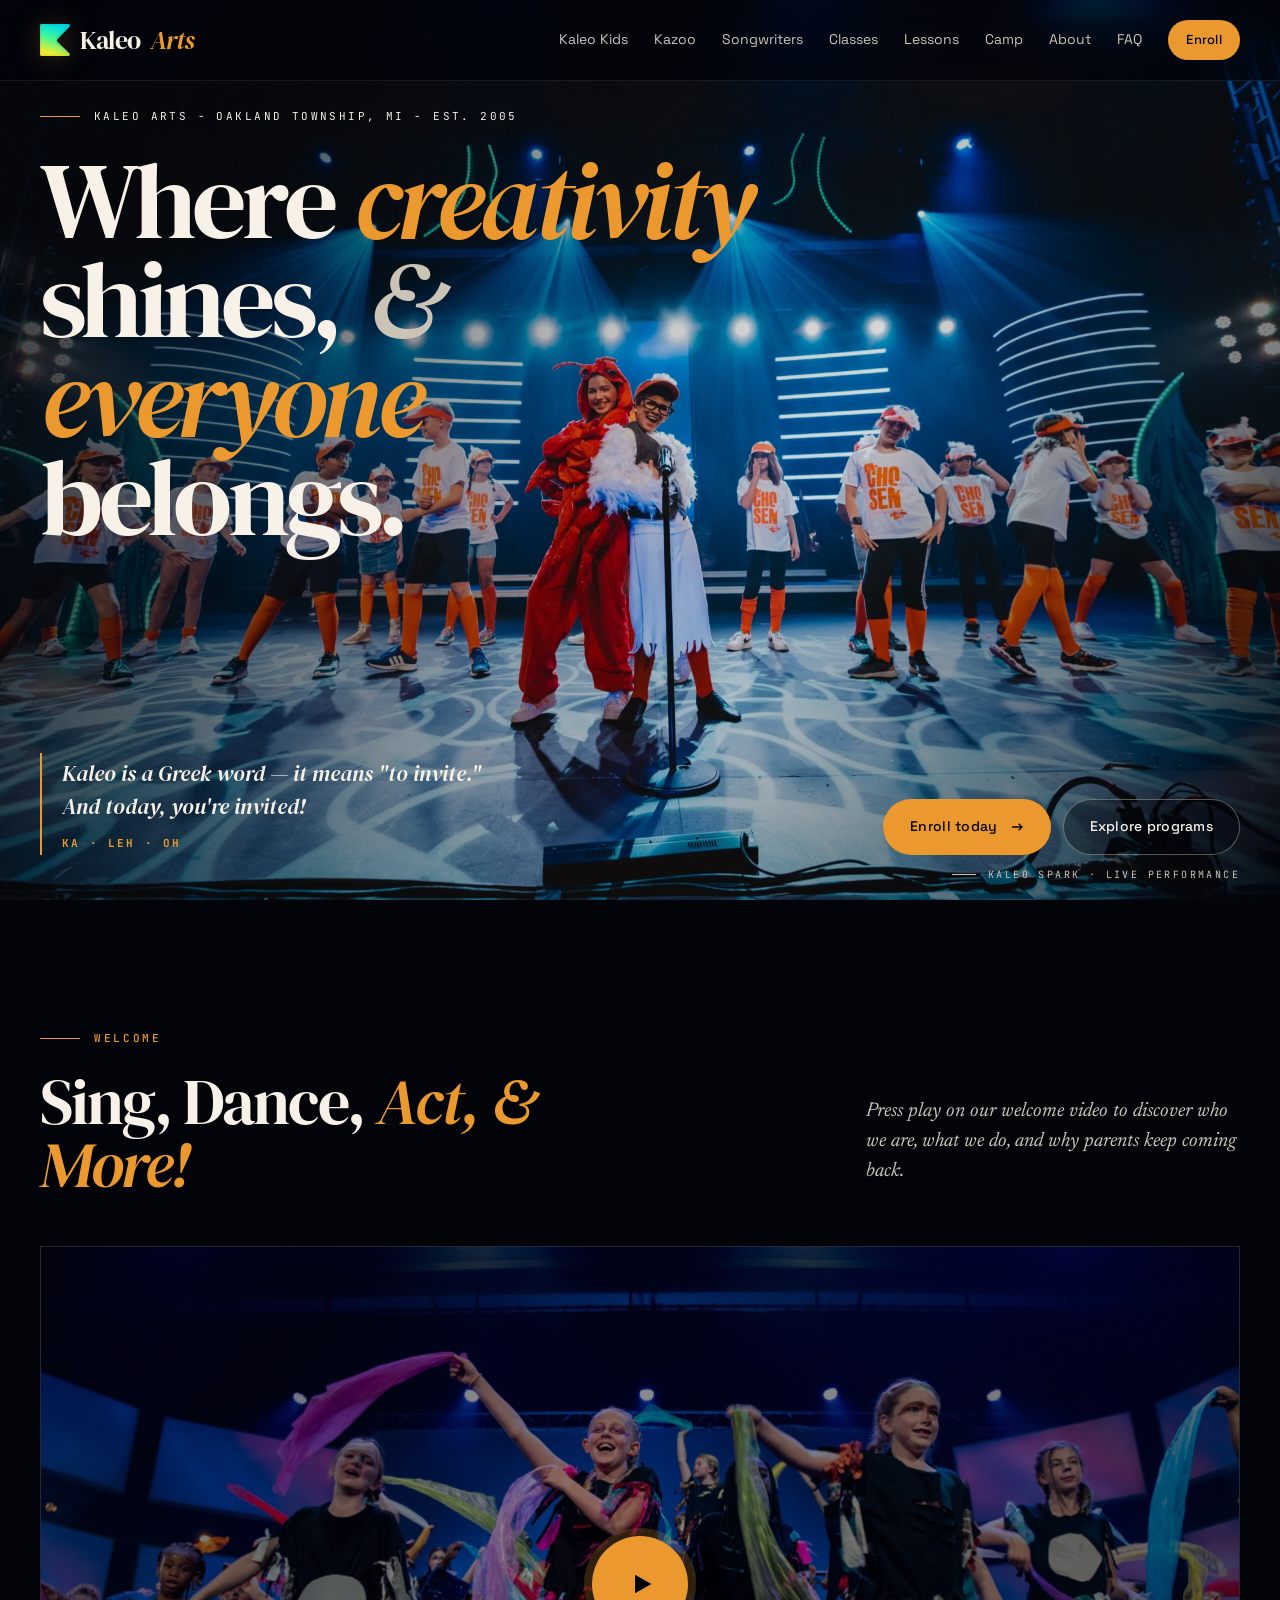
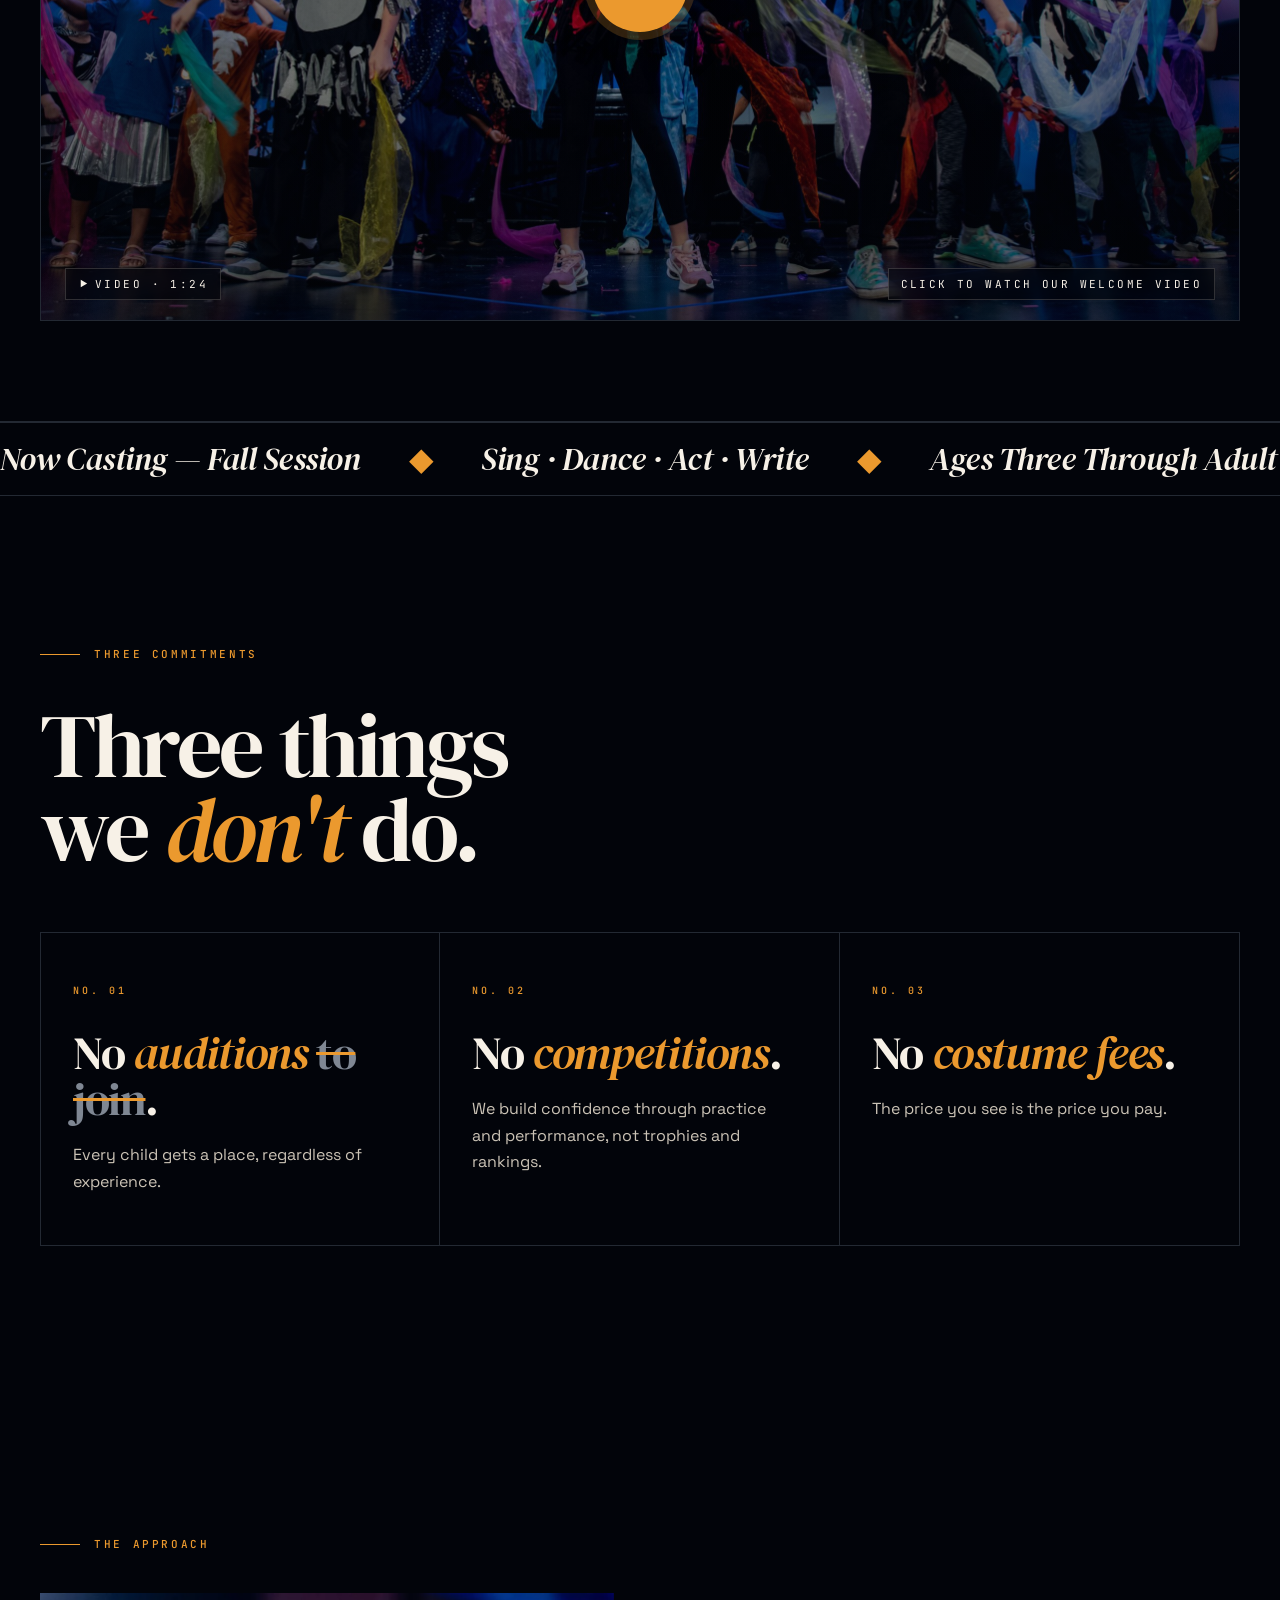
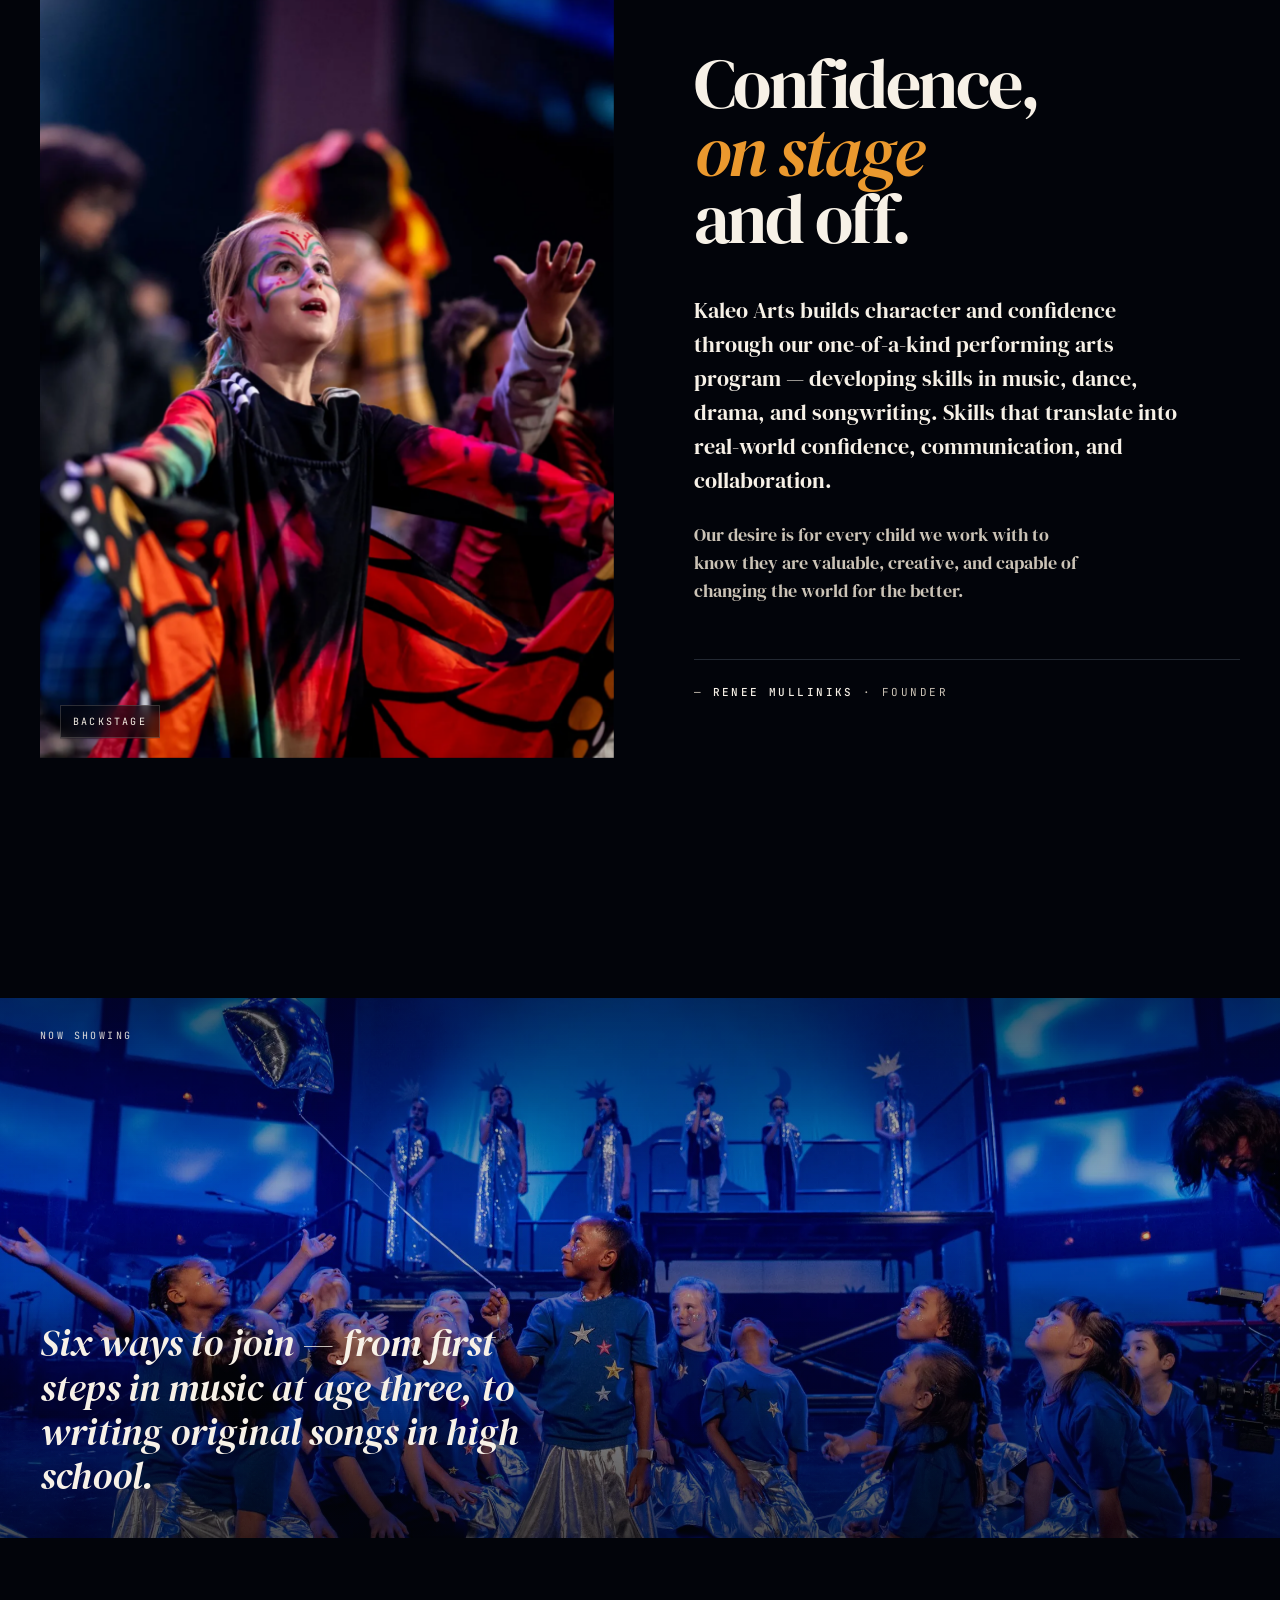
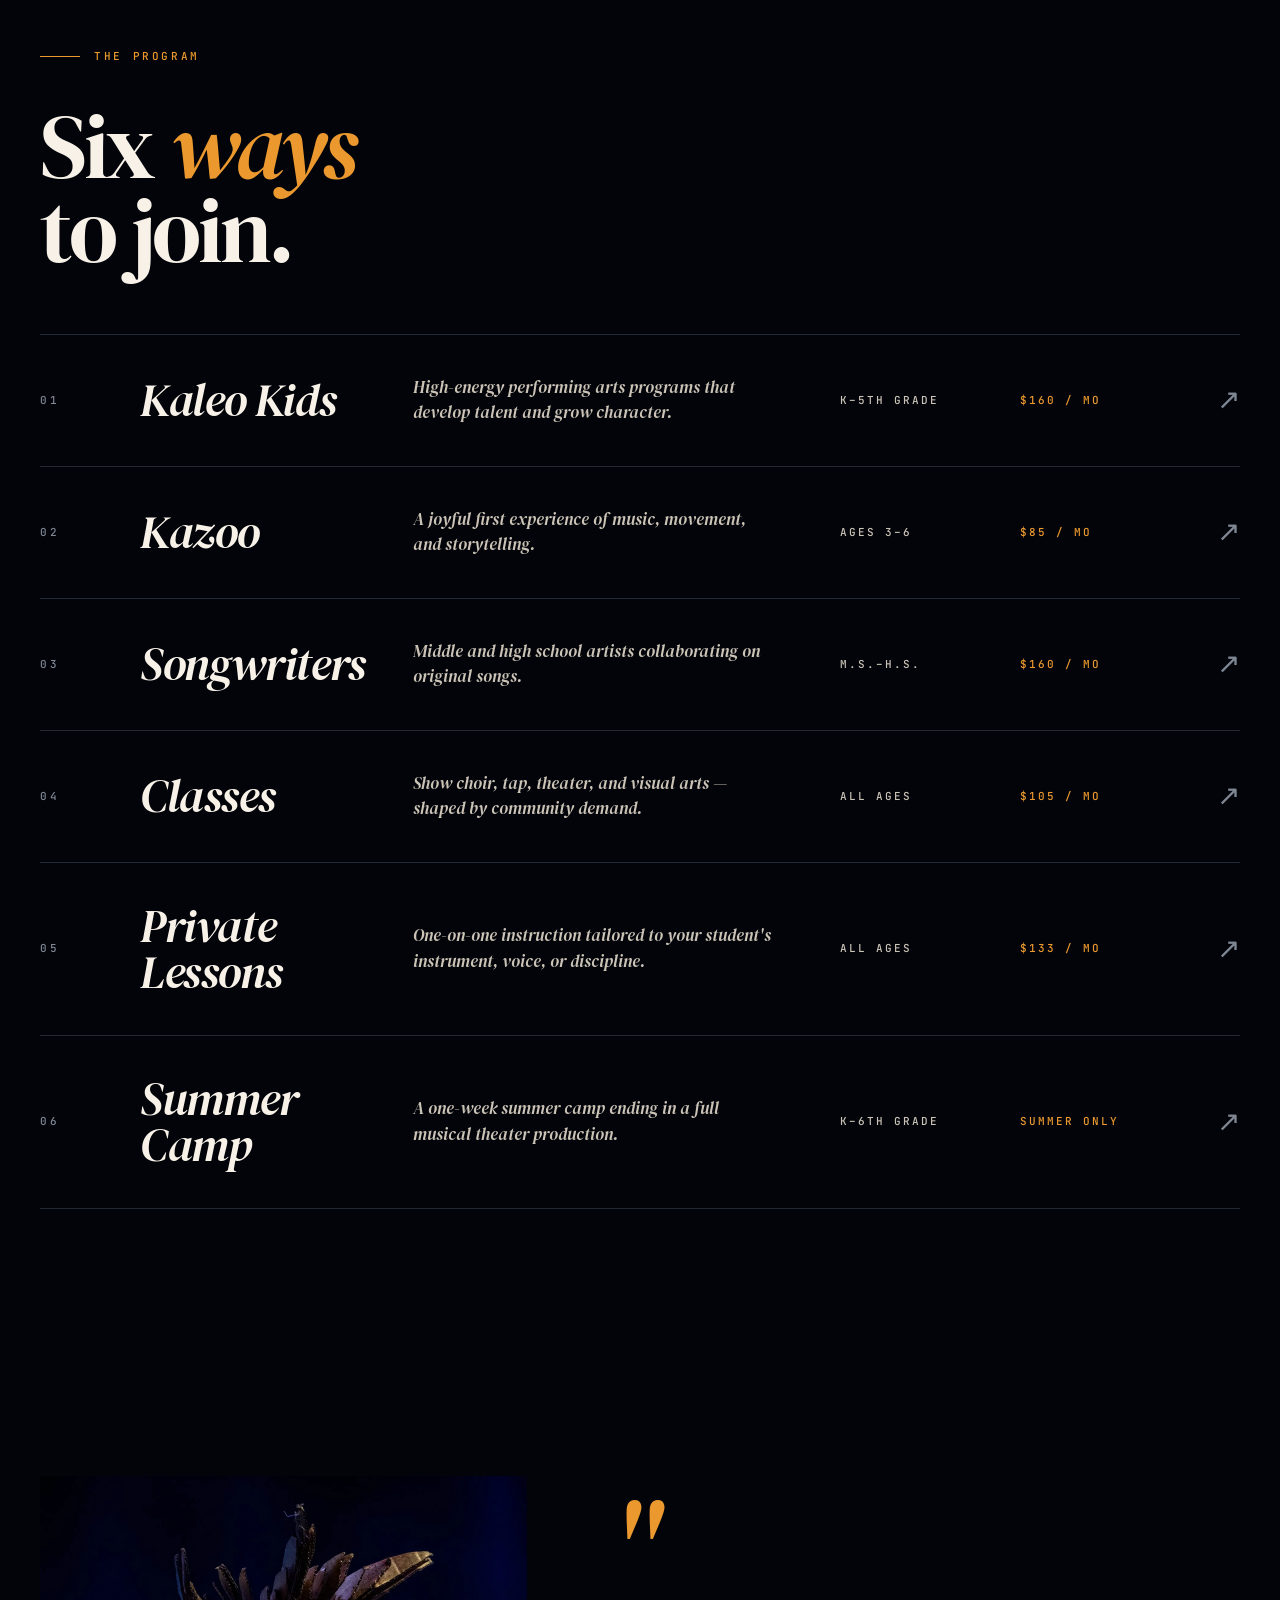
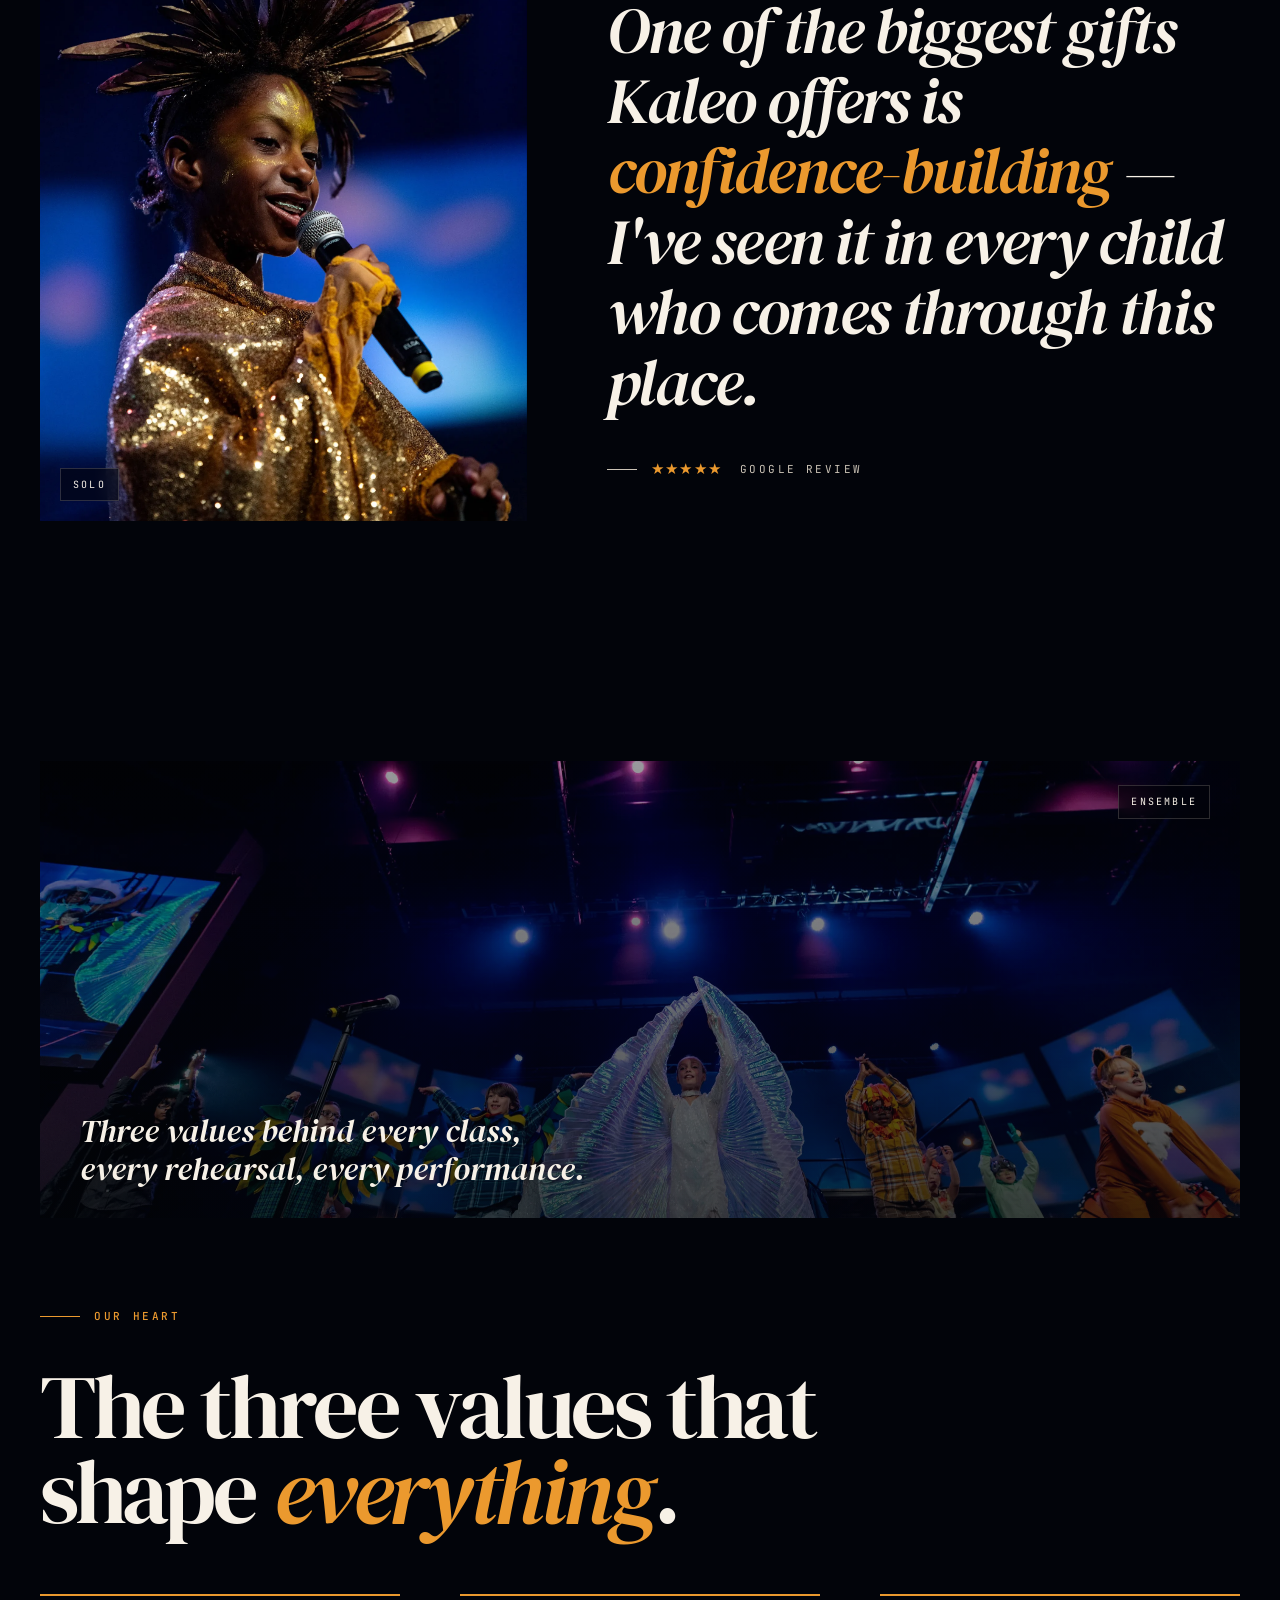
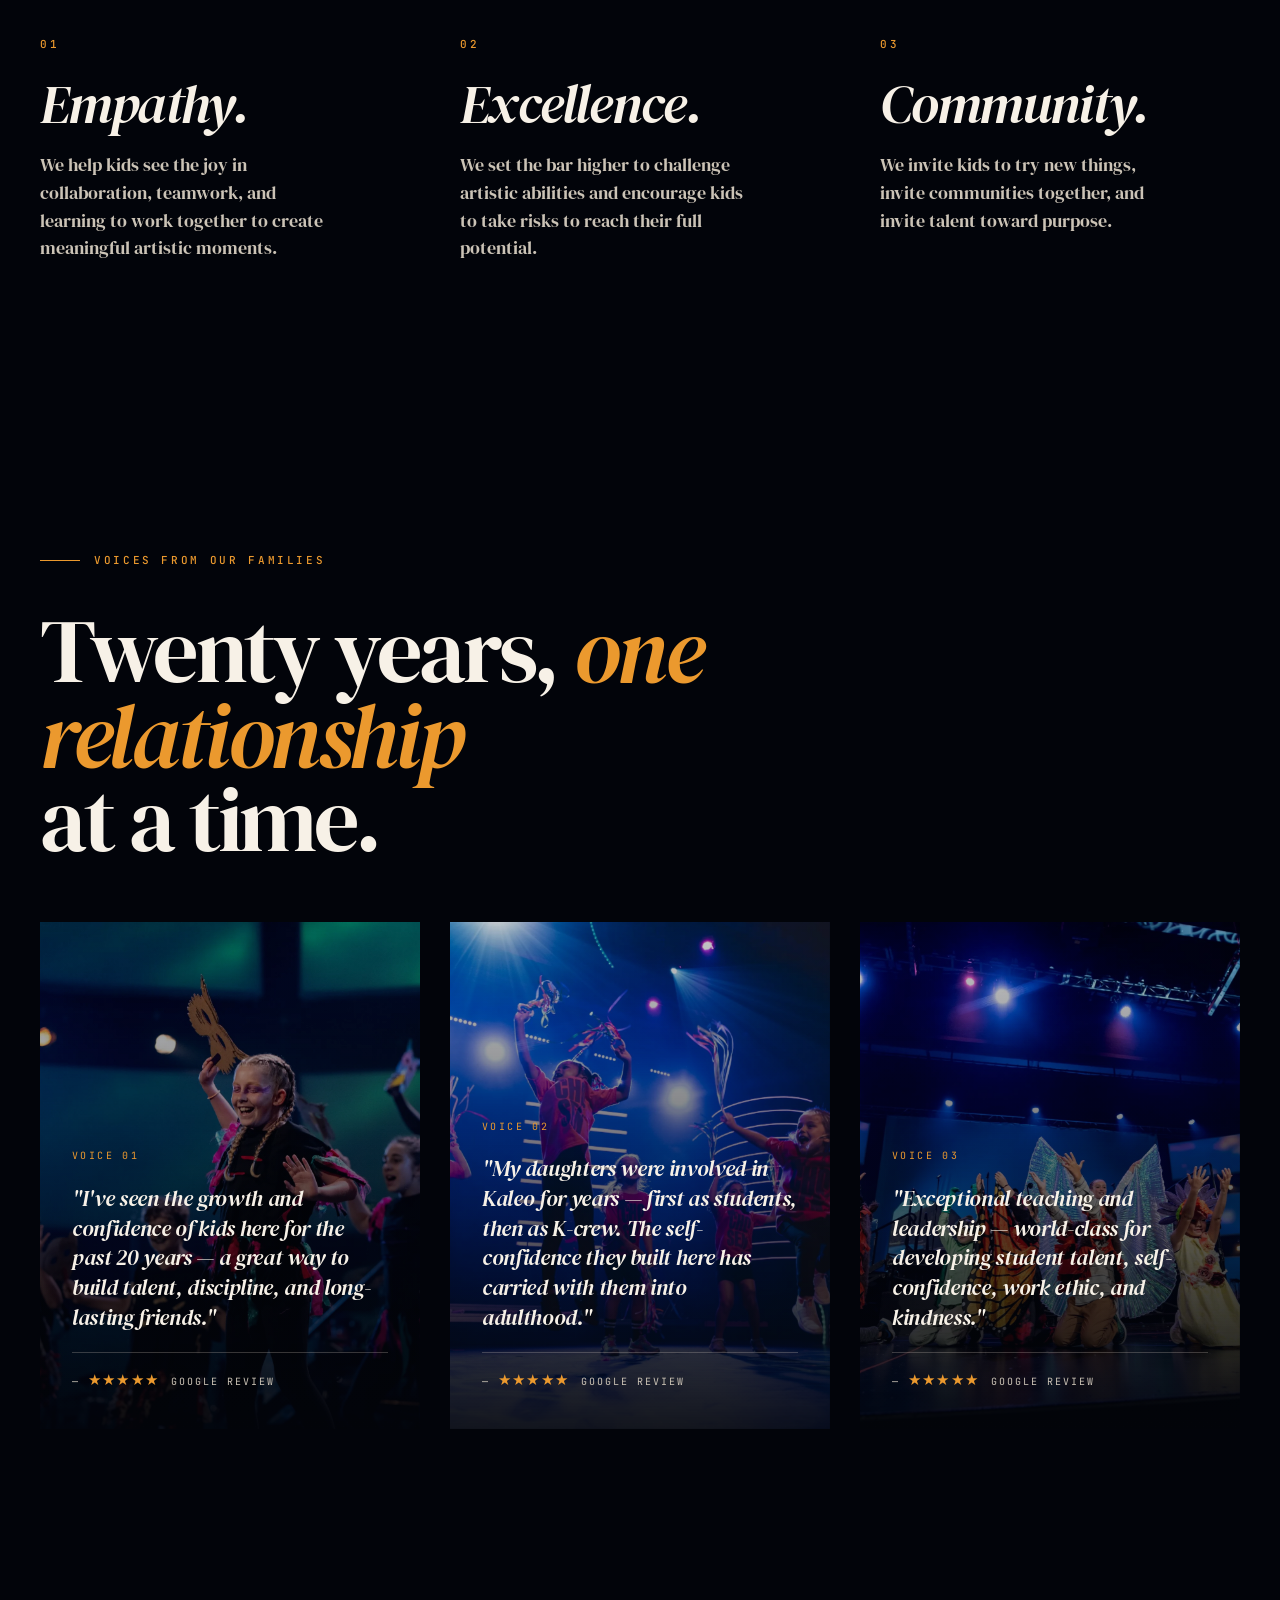
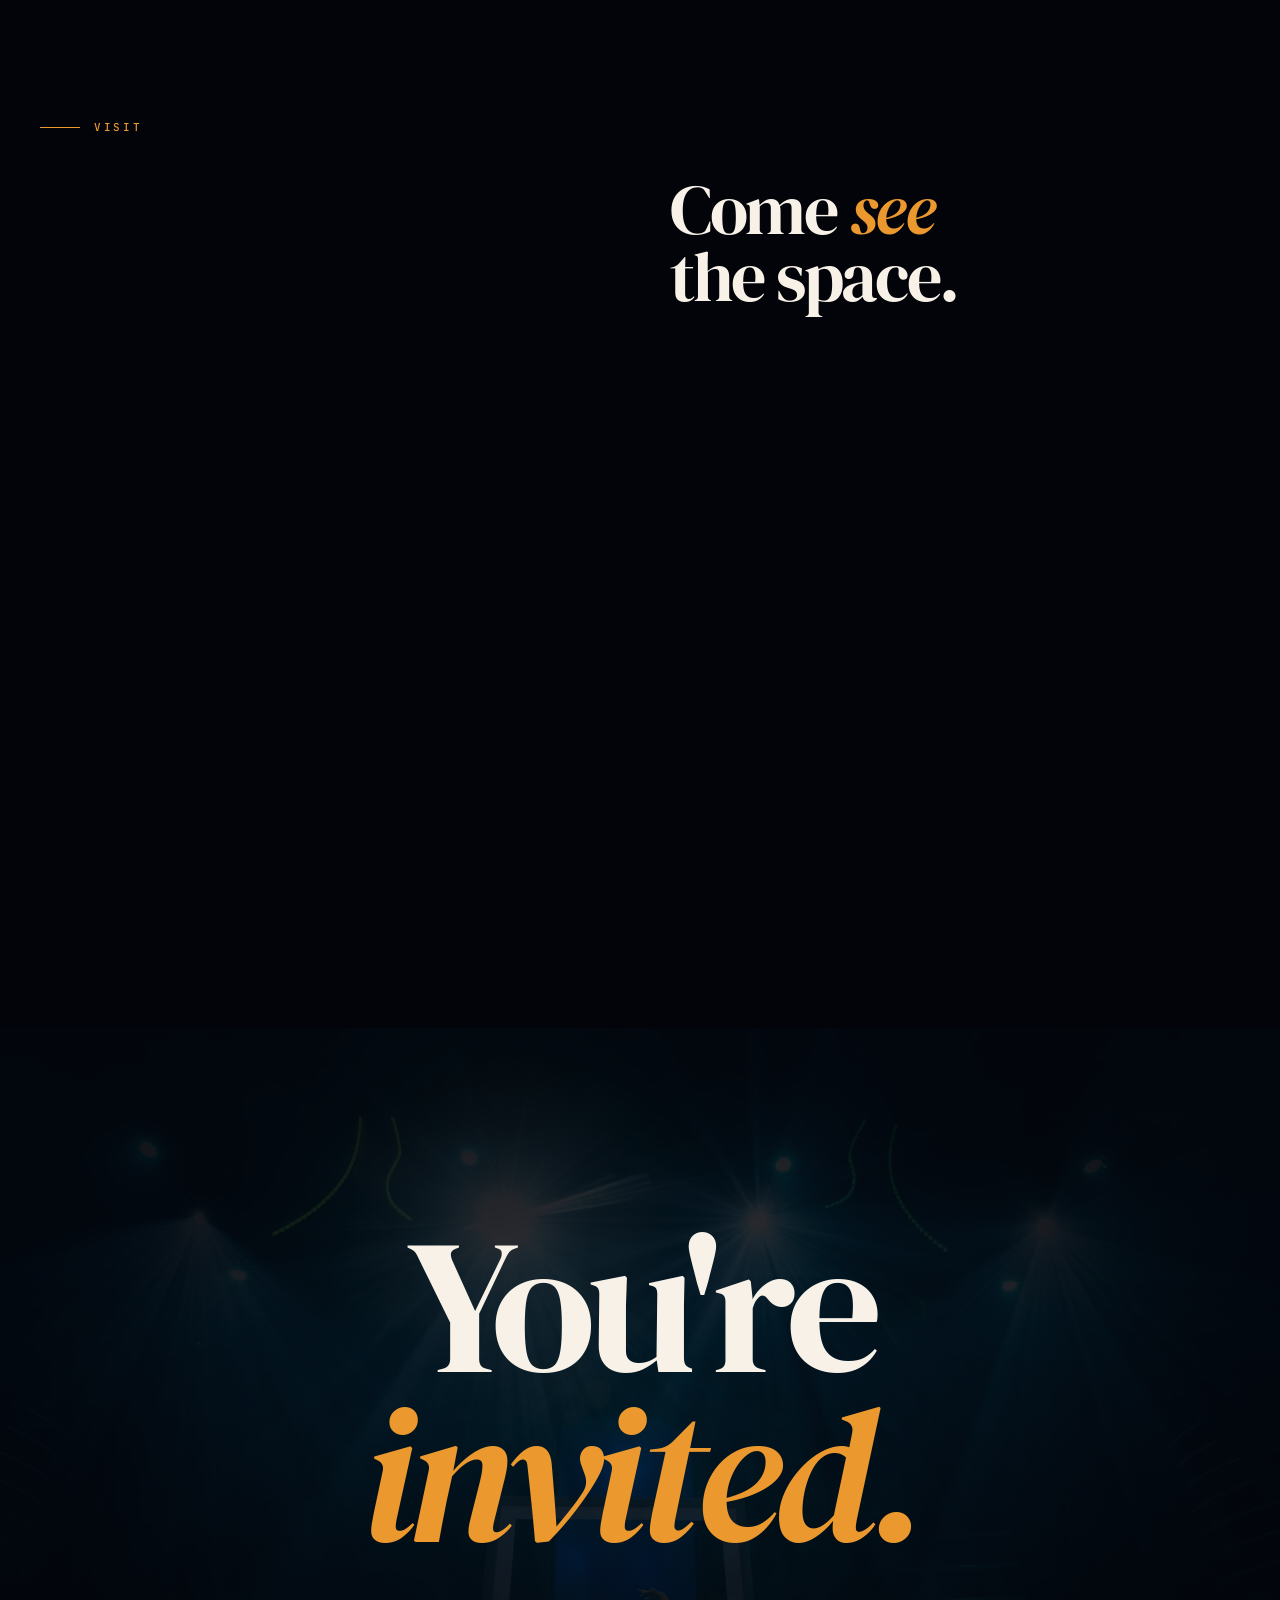
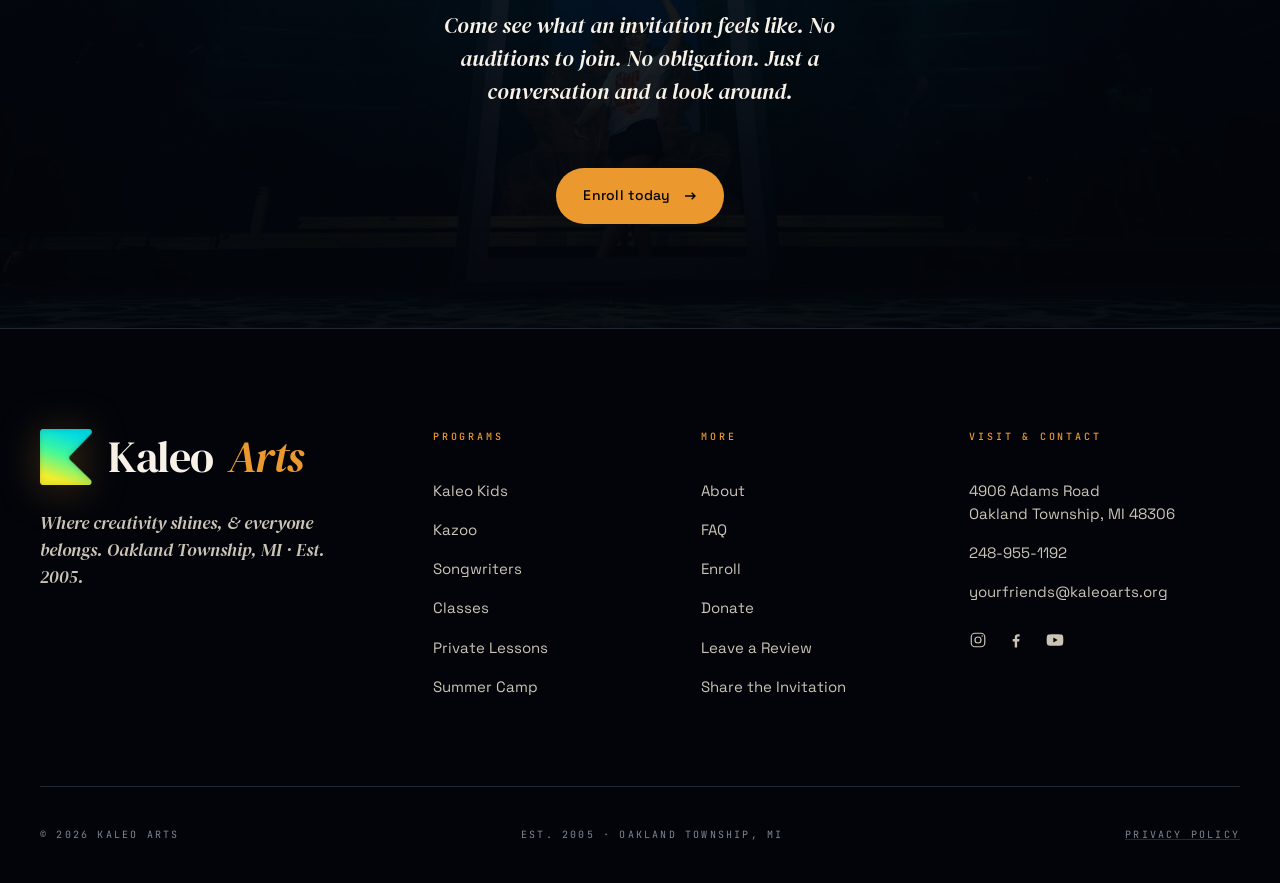
<file: index.html>
<!doctype html>
<html lang="en">
<head>
  <link rel="icon" type="image/png" href="/assets/img/logo-kaleo-mark.png">
  <meta name="google-site-verification" content="ztzQbjbMjURvGV7btjK7FBqbdzj9XWvC6XFdEu_nayM" />
    <script async src="https://www.googletagmanager.com/gtag/js?id=G-HVM2XD47LP"></script>
    <script>window.dataLayer=window.dataLayer||[];function gtag(){dataLayer.push(arguments);}gtag('js',new Date());gtag('config','G-HVM2XD47LP');gtag('config','AW-18374676562',{'linker':{'domains':['portal.iclasspro.com']}});</script>
<meta charset="utf-8"/>
<meta name="viewport" content="width=device-width, initial-scale=1"/>
<link rel="preload" as="image" href="assets/img/hero-chosen.webp" type="image/webp" fetchpriority="high"/>

<title>Kaleo Arts — Where creativity shines, & everyone belongs.</title>
<meta name="description" content="A performing arts home in Oakland Township, MI. No auditions, no competitions, no costume fees — for kids ages 3 through 18, plus adults."/>
<link rel="canonical" href="https://kaleoarts.org/"/>
<meta property="og:type" content="website"/>
<meta property="og:site_name" content="Kaleo Arts"/>
<meta property="og:url" content="https://kaleoarts.org/"/>
<meta property="og:title" content="Kaleo Arts — Where creativity shines, &amp; everyone belongs."/>
<meta property="og:description" content="A performing arts home in Oakland Township, MI. No auditions, no competitions, no costume fees — for kids ages 3 through 18, plus adults."/>
<meta property="og:image" content="https://kaleoarts.org/assets/img/hero-chosen.jpg"/>
<meta property="og:image:width" content="2400"/>
<meta property="og:image:height" content="1597"/>
<meta name="twitter:card" content="summary_large_image"/>
<meta name="twitter:title" content="Kaleo Arts — Where creativity shines, &amp; everyone belongs."/>
<meta name="twitter:description" content="A performing arts home in Oakland Township, MI. No auditions, no competitions, no costume fees — for kids ages 3 through 18, plus adults."/>
<meta name="twitter:image" content="https://kaleoarts.org/assets/img/hero-chosen.jpg"/>
<script type="application/ld+json">
{
  "@context": "https://schema.org",
  "@type": "EducationalOrganization",
  "name": "Kaleo Arts",
  "alternateName": "Kaleo Kids",
  "url": "https://kaleoarts.org/",
  "logo": "https://kaleoarts.org/assets/img/logo-kaleo-mark.png",
  "image": "https://kaleoarts.org/assets/img/hero-chosen.jpg",
  "description": "A performing arts home in Oakland Township, MI. No auditions, no competitions, no costume fees — for kids ages 3 through 18, plus adults.",
  "telephone": "+1-248-955-1192",
  "email": "yourfriends@kaleoarts.org",
  "foundingDate": "2005",
  "address": {
    "@type": "PostalAddress",
    "streetAddress": "4906 Adams Road",
    "addressLocality": "Oakland Township",
    "addressRegion": "MI",
    "postalCode": "48306",
    "addressCountry": "US"
  },
  "sameAs": [
    "https://www.instagram.com/kaleo.arts",
    "https://www.facebook.com/kaleo.kids.arts"
  ]
}
</script>

<link rel="preconnect" href="https://fonts.googleapis.com">
<link rel="preconnect" href="https://fonts.gstatic.com" crossorigin>
<link href="https://fonts.googleapis.com/css2?family=DM+Serif+Display:ital@0;1&family=Space+Grotesk:wght@400;500;600;700&family=Newsreader:ital,opsz,wght@0,6..72,300..700;1,6..72,300..700&family=JetBrains+Mono:wght@400;500&display=swap" rel="stylesheet">
<style>
  :root {
    /* Stage-dark palette pulled from the photos */
    --stage: oklch(11% 0.018 260);      /* near-black stage */
    --stage-2: oklch(15% 0.02 260);     /* one stop up */
    --stage-3: oklch(19% 0.022 260);    /* card surface */
    --rule: oklch(28% 0.02 260);        /* hairlines */
    --cream: oklch(96% 0.015 82);       /* warm off-white for text */
    --cream-mute: oklch(82% 0.02 78);   /* softer secondary text */
    --cream-fade: oklch(62% 0.02 260);  /* dim text */
    --amber: oklch(75% 0.15 68);        /* single warm accent — the spotlight */
    --amber-hot: oklch(68% 0.18 55);    /* deeper amber for hover */
    --bright: oklch(94% 0.028 82);      /* cream section bg */
  }
  * { box-sizing: border-box; margin: 0; padding: 0; }
  html {
    scroll-behavior: smooth;
    background: var(--stage);
    overflow-x: hidden;
    max-width: 100%;
    /* Prevent horizontal touch pan-drift on iOS/Android */
    overscroll-behavior-x: none;
  }
  body {
    background: var(--stage);
    color: var(--cream);
    font-family: 'Space Grotesk', system-ui, sans-serif;
    font-size: 17px;
    line-height: 1.55;
    -webkit-font-smoothing: antialiased;
    text-rendering: optimizeLegibility;
    overflow-x: hidden;
    max-width: 100%;
    overscroll-behavior-x: none;
    /* Lock horizontal touch panning on mobile browsers. touch-action:
       pan-y allows normal vertical scrolling but forbids the browser
       from producing a horizontal pan gesture, which was the source
       of the "panning left/right as I scroll" feel on the homepage. */
    touch-action: pan-y;
    font-weight: 400;
  }
  a { color: inherit; text-decoration: none; }
  em { font-style: italic; }
  img { display: block; max-width: 100%; }

  .wrap { max-width: 1440px; margin: 0 auto; padding: 0 40px; position: relative; }
  .wrap-lg { max-width: 1600px; margin: 0 auto; padding: 0 40px; position: relative; }

  /* ==================== NAV ==================== */
  .nav {
    position: fixed;
    top: 0; left: 0; right: 0;
    z-index: 50;
    padding: 20px 0;
    background: oklch(11% 0.018 260 / 0.7);
    backdrop-filter: blur(20px) saturate(1.2);
    -webkit-backdrop-filter: blur(20px) saturate(1.2);
    border-bottom: 1px solid oklch(28% 0.02 260 / 0.6);
    transition: padding .3s, background .3s;
  }
  .nav.compact { padding: 12px 0; }
  .nav-inner {
    max-width: 1600px;
    margin: 0 auto;
    padding: 0 40px;
    display: flex;
    align-items: center;
    justify-content: space-between;
    gap: 24px;
  }
  .nav-logo {
    font-family: 'DM Serif Display', serif;
    font-weight: 400;
    font-size: 26px;
    letter-spacing: -0.025em;
    color: var(--cream);
    display: inline-flex; align-items: center; gap: 10px;
    line-height: 1;
  }
  .nav-logo em { font-style: italic; color: var(--amber); font-weight: 400; }
  .nav-logo .dot {
    display: inline-block; width: 6px; height: 6px; border-radius: 50%;
    background: var(--amber);
    margin-right: 4px;
    box-shadow: 0 0 12px var(--amber);
  }
  .nav-logo-mark {
    display: block;
    height: 32px;
    width: auto;
    filter: drop-shadow(0 2px 12px oklch(75% 0.15 68 / 0.25));
    transition: height .3s, transform .3s;
  }
  .nav.compact .nav-logo-mark { height: 26px; }
  .nav-links {
    display: flex;
    gap: 26px;
    font-family: 'Space Grotesk', sans-serif;
    font-size: 14px;
    font-weight: 400;
    color: var(--cream-mute);
    align-items: center;
  }
  .nav-links a { transition: color .2s; position: relative; }
  .nav-links a:hover { color: var(--amber); }
  .nav-links a.current { color: var(--cream); }
  /* Underline: grows L→R on enter, exits L→R on leave
     (origin flips from right → left on hover). Skip the Enroll CTA. */
  .nav-links a:not(.nav-cta)::after {
    content: "";
    position: absolute;
    left: 0; right: 0; bottom: -6px;
    height: 1px;
    background: var(--amber);
    transform: scaleX(0);
    transform-origin: right;
    transition: transform .35s cubic-bezier(.22,.61,.36,1);
    pointer-events: none;
  }
  .nav-links a:not(.nav-cta):hover::after,
  .nav-links a.current:not(.nav-cta)::after {
    transform: scaleX(1);
    transform-origin: left;
  }
  .nav-cta {
    padding: 10px 18px;
    background: var(--amber);
    color: var(--stage) !important;
    border-radius: 100px;
    font-weight: 500;
    font-size: 13px;
    letter-spacing: 0.02em;
    transition: all .2s;
  }
  .nav-cta:hover { background: var(--cream); }
  .nav-cta.current::after { display: none; }

  /* ---------- Mobile hamburger + drawer ---------- */
  .nav-burger {
    display: none; /* hidden on desktop; shown below 960px via media query */
    background: transparent;
    border: 0;
    padding: 12px;
    cursor: pointer;
    width: 48px;
    height: 48px;
    /* Fixed so it can sit above the drawer (z:70) while the drawer covers
       the full viewport. Positioned to align with the nav bar's right
       padding — 20px on mobile (see .nav-inner mobile override). */
    position: fixed;
    top: 16px;
    right: 12px;
    z-index: 80;
  }
  .nav-burger span {
    display: block;
    width: 22px;
    height: 1.5px;
    background: var(--cream);
    margin: 5px auto;
    transition: transform .3s, opacity .2s;
  }
  .nav-burger.open span:nth-child(1) { transform: translateY(6.5px) rotate(45deg); }
  .nav-burger.open span:nth-child(2) { opacity: 0; }
  .nav-burger.open span:nth-child(3) { transform: translateY(-6.5px) rotate(-45deg); }
  .mobile-menu {
    position: fixed;
    top: 0; left: 0; right: 0; bottom: 0;
    /* Above .nav (z:50) so the drawer covers the nav bar too. The burger
       button itself is z:80 so it stays tappable to close the drawer. */
    z-index: 70;
    background: oklch(11% 0.018 260 / 0.97);
    backdrop-filter: blur(24px) saturate(1.2);
    -webkit-backdrop-filter: blur(24px) saturate(1.2);
    opacity: 0;
    pointer-events: none;
    transition: opacity .3s ease;
    overflow-y: auto;
    padding: 100px 32px 60px;
  }
  .mobile-menu.open { opacity: 1; pointer-events: auto; }
  .mobile-menu-inner {
    display: flex;
    flex-direction: column;
    gap: 4px;
    max-width: 480px;
    margin: 0 auto;
  }
  .mobile-menu-eye {
    font-family: 'JetBrains Mono', monospace;
    font-size: 11px;
    letter-spacing: 0.24em;
    text-transform: uppercase;
    color: var(--amber);
    margin: 24px 0 8px;
  }
  .mobile-menu-inner > .mobile-menu-eye:first-child { margin-top: 0; }
  .mobile-menu a {
    font-family: 'DM Serif Display', serif;
    font-size: 28px;
    line-height: 1.2;
    color: var(--cream);
    padding: 14px 0;
    border-bottom: 1px solid var(--rule);
    min-height: 52px;
    display: flex;
    align-items: center;
    transition: color .2s;
  }
  .mobile-menu a:hover,
  .mobile-menu a.current { color: var(--amber); }
  .mobile-menu a.current::before {
    content: "\203A\00a0";
    color: var(--amber);
  }
  .mobile-menu-cta {
    margin-top: 28px;
    background: var(--amber);
    color: var(--stage) !important;
    padding: 18px 24px !important;
    border-radius: 100px;
    justify-content: center;
    font-size: 18px !important;
    border-bottom: 0 !important;
    font-family: 'Space Grotesk', sans-serif !important;
    letter-spacing: 0.02em;
  }
  .mobile-menu-cta:hover { color: var(--stage) !important; background: var(--cream); }

  /* ==================== HERO — FULL-BLEED CINEMATIC ==================== */
  .hero {
    position: relative;
    height: 100vh;
    min-height: 640px;
    overflow: hidden;
    background: var(--stage);
  }
  .hero-img {
    position: absolute;
    inset: 0;
    width: 100%;
    height: 100%;
    object-fit: cover;
    object-position: center 30%;
    will-change: transform;
    /* Ken burns */
    animation: hero-drift 22s ease-in-out infinite alternate;
    transform-origin: center 40%;
  }
  @keyframes hero-drift {
    0%   { transform: scale(1.08) translate3d(0, 0, 0); }
    100% { transform: scale(1.14) translate3d(-1%, -2%, 0); }
  }
  /* Kill hero-drift on touch devices, not just narrow viewports.
     Mirrors the same fix in assets/kaleo-v3.css (subpages) — see that
     file for the full explanation. Short version: mobile browsers
     commonly defer compositing a will-change: transform layer until
     the first scroll, so the animation's clock has already been
     ticking since page load and the first scroll makes it jump to
     catch up, instead of drifting smoothly. (hover: none) and
     (pointer: coarse) catches every touch device regardless of width
     or orientation, so the animation never starts and there's
     nothing to catch up on. */
  @media (hover: none) and (pointer: coarse) {
    .hero-img {
      animation: none !important;
      transform: none !important;
    }
  }
  /* Vignette overlays */
  .hero::before {
    content: "";
    position: absolute; inset: 0;
    background:
      linear-gradient(180deg, oklch(11% 0.018 260 / 0.35) 0%, oklch(11% 0.018 260 / 0.05) 30%, oklch(11% 0.018 260 / 0.45) 65%, oklch(11% 0.018 260 / 0.95) 100%);
    z-index: 2;
    pointer-events: none;
  }
  .hero::after {
    content: "";
    position: absolute; inset: 0;
    background: radial-gradient(ellipse at 50% 45%, transparent 0%, oklch(11% 0.018 260 / 0.35) 100%);
    z-index: 2;
    pointer-events: none;
  }

  .hero-content {
    position: absolute;
    inset: 0;
    z-index: 3;
    display: flex;
    flex-direction: column;
    justify-content: space-between;
    padding: 130px 0 60px;
  }
  /* .wrap-lg uses margin: 0 auto. As a flex child that collapses to
     content width and centers — invite caption / CTAs drift off the
     headline rail, and buttons miss .hero-photo-caption's right edge.
     Force full width on every wrap in the hero stack (including the
     one nested in .hero-center). */
  .hero-content > .wrap-lg,
  .hero-content > .hero-center,
  .hero-center > .wrap-lg {
    width: 100%;
    align-self: stretch;
  }
  /* Soft top-left scrim so the headline reads cleanly against the stage,
     without the middle of the photo (where the performers' faces sit)
     picking up any wash. */
  .hero::before {
    background:
      linear-gradient(
        115deg,
        oklch(11% 0.018 260 / 0.72) 0%,
        oklch(11% 0.018 260 / 0.55) 22%,
        oklch(11% 0.018 260 / 0.18) 48%,
        oklch(11% 0.018 260 / 0.05) 62%,
        oklch(11% 0.018 260 / 0.35) 85%,
        oklch(11% 0.018 260 / 0.92) 100%
      );
  }
  .hero-top-meta {
    display: flex; justify-content: space-between; align-items: center;
    font-family: 'JetBrains Mono', monospace;
    font-size: 11px;
    letter-spacing: 0.22em;
    color: var(--cream);
    text-transform: uppercase;
    opacity: 0;
    animation: fade-in 1s ease 0.4s forwards;
  }
  .hero-top-meta .l::before {
    content: "";
    display: inline-block;
    width: 40px; height: 1px;
    background: var(--amber);
    vertical-align: middle;
    margin-right: 14px;
  }
  .hero-top-meta .r { color: var(--cream-mute); }

  .hero-center {
    flex: 1;
    display: flex;
    /* Anchor headline in the upper third so it clears the performers' faces,
       and pin it hard-left of the wrap so it never crosses center stage. */
    align-items: flex-start;
    justify-content: flex-start;
    /* Small gap under the eyebrow so the H1 doesn't crowd it. */
    padding: 28px 0 0;
  }
  .hero-title {
    font-family: 'DM Serif Display', serif;
    font-weight: 400;
    /* Slightly tighter cap so long headlines can't sprawl across the subjects. */
    font-size: clamp(56px, 8.4vw, 140px);
    line-height: 0.92;
    letter-spacing: -0.045em;
    color: var(--cream);
    text-align: left;
    /* Left-column measure — wide enough to breathe, still clear of faces. */
    max-width: 16ch;
  }
  .hero-title .line {
    display: block;
    /* overflow: hidden masks the pre-animation .word translateY(110%).
       With line-height: 0.92, descenders on j/p/g/y (e.g. "Kaleojoy")
       fall below the line box and get clipped. Pad the clip line down
       into the descender zone; negate the pad on margin so line rhythm
       and the .hero-center anchoring don't shift. */
    overflow: hidden;
    padding-bottom: 0.18em;
    margin-bottom: -0.18em;
  }
  .hero-title .word {
    display: inline-block;
    opacity: 0;
    transform: translateY(110%);
    animation: word-rise 1.1s cubic-bezier(.22,.61,.36,1) forwards;
  }
  .hero-title .italic {
    font-style: italic;
    color: var(--amber);
    font-weight: 400;
  }
  .hero-title .amp {
    font-style: italic;
    font-weight: 400;
    color: var(--cream-mute);
    padding: 0 0.1em;
  }
  @keyframes word-rise {
    to { opacity: 1; transform: translateY(0); }
  }
  @keyframes fade-in {
    to { opacity: 1; }
  }

  .hero-bottom {
    display: grid;
    grid-template-columns: 1.2fr 1fr;
    gap: 60px;
    align-items: end;
    opacity: 0;
    animation: fade-in 1s ease 1.4s forwards;
  }
  .hero-caption {
    font-family: 'DM Serif Display', serif;
    font-style: italic;
    font-weight: 400;
    font-size: 22px;
    line-height: 1.5;
    color: var(--cream);
    max-width: 40ch;
    border-left: 2px solid var(--amber);
    padding: 4px 0 4px 20px;
  }
  .hero-caption strong {
    font-family: 'JetBrains Mono', monospace;
    font-style: normal;
    font-size: 11px;
    letter-spacing: 0.2em;
    color: var(--amber);
    text-transform: uppercase;
    display: block;
    margin-top: 12px;
  }
  .hero-cta-row {
    display: flex; gap: 12px; flex-wrap: wrap;
    justify-content: flex-end;
    align-items: end;
  }
  .hero-photo-caption {
    position: absolute;
    /* Scales smaller than the smallest possible .hero-content bottom
       padding (see the short-viewport rules further down), so this
       stays below the CTA buttons instead of landing inside them. */
    bottom: clamp(8px, 2vh, 20px); right: 40px;
    z-index: 4;
    font-family: 'JetBrains Mono', monospace;
    font-size: 10px;
    letter-spacing: 0.24em;
    color: var(--cream-mute);
    text-transform: uppercase;
    opacity: 0;
    animation: fade-in 1s ease 1.8s forwards;
  }
  .hero-photo-caption::before {
    content: "";
    display: inline-block;
    width: 24px; height: 1px;
    background: var(--cream-mute);
    vertical-align: middle;
    margin-right: 12px;
  }

  /* ==================== BUTTONS ==================== */
  .btn {
    display: inline-flex; align-items: center; gap: 12px;
    font-family: 'Space Grotesk', sans-serif;
    font-size: 14px;
    font-weight: 500;
    letter-spacing: 0.02em;
    padding: 16px 26px;
    border-radius: 100px;
    transition: all .3s cubic-bezier(.22,.61,.36,1);
    cursor: pointer;
    border: 1px solid transparent;
    white-space: nowrap;
  }
  .btn-primary { background: var(--amber); color: var(--stage); }
  .btn-primary:hover { background: var(--cream); }
  .btn-secondary { border-color: oklch(85% 0.02 78 / 0.4); color: var(--cream); background: oklch(11% 0.018 260 / 0.4); backdrop-filter: blur(8px); }
  .btn-secondary:hover { background: var(--cream); color: var(--stage); border-color: var(--cream); }
  .btn svg { width: 14px; height: 10px; transition: transform .3s; }
  .btn:hover svg { transform: translateX(4px); }

  /* ==================== VIDEO — WELCOME REEL ==================== */
  .video-section {
    padding: 120px 0 100px;
    background: var(--stage);
    border-bottom: 1px solid var(--rule);
  }
  .video-head {
    display: flex;
    justify-content: space-between;
    align-items: end;
    gap: 40px;
    margin-bottom: 50px;
    flex-wrap: wrap;
  }
  .video-head .l { max-width: 600px; }
  .video-head .plate-label { margin-bottom: 24px; }
  .video-head h2 {
    font-family: 'DM Serif Display', serif;
    font-weight: 400;
    font-size: clamp(40px, 5vw, 76px);
    line-height: 0.98;
    letter-spacing: -0.03em;
    color: var(--cream);
    margin: 0;
  }
  .video-head h2 em { font-style: italic; color: var(--amber); }
  .video-head .r {
    font-family: 'Newsreader', serif;
    font-style: italic;
    font-weight: 400;
    font-size: 20px;
    line-height: 1.5;
    color: var(--cream-mute);
    max-width: 34ch;
    padding-bottom: 10px;
  }
  .video-frame {
    position: relative;
    aspect-ratio: 16 / 9;
    background: var(--stage-2);
    border: 1px solid var(--rule);
    overflow: hidden;
    cursor: pointer;
  }
  .video-frame iframe {
    position: absolute;
    inset: 0;
    width: 100%;
    height: 100%;
    border: 0;
  }
  .video-poster {
    position: absolute;
    inset: 0;
    background: none;
    border: 0;
    padding: 0;
    cursor: pointer;
    display: block;
    width: 100%;
    height: 100%;
    overflow: hidden;
  }
  .video-poster::after {
    content: "";
    position: absolute;
    inset: 0;
    background:
      radial-gradient(ellipse at 50% 55%, transparent 0%, oklch(11% 0.018 260 / 0.35) 65%),
      linear-gradient(180deg, oklch(11% 0.018 260 / 0.25) 0%, oklch(11% 0.018 260 / 0.45) 100%);
    z-index: 1;
    transition: background .3s;
  }
  .video-poster:hover::after {
    background:
      radial-gradient(ellipse at 50% 55%, transparent 0%, oklch(11% 0.018 260 / 0.25) 65%),
      linear-gradient(180deg, oklch(11% 0.018 260 / 0.15) 0%, oklch(11% 0.018 260 / 0.35) 100%);
  }
  .video-poster img {
    position: absolute;
    inset: 0;
    width: 100%;
    height: 100%;
    object-fit: cover;
    transition: transform 1s cubic-bezier(.22,.61,.36,1);
  }
  .video-poster:hover img { transform: scale(1.04); }
  .video-poster .play-badge {
    position: absolute;
    top: 50%; left: 50%;
    transform: translate(-50%, -50%);
    z-index: 2;
    width: 96px;
    height: 96px;
    border-radius: 50%;
    background: var(--amber);
    display: flex;
    align-items: center;
    justify-content: center;
    box-shadow: 0 0 0 8px oklch(75% 0.15 68 / 0.2), 0 20px 40px oklch(0% 0 0 / 0.4);
    transition: transform .3s ease, background .3s ease, box-shadow .3s ease;
  }
  .video-poster:hover .play-badge {
    transform: translate(-50%, -50%) scale(1.08);
    background: var(--cream);
    box-shadow: 0 0 0 12px oklch(96% 0.015 82 / 0.2), 0 24px 50px oklch(0% 0 0 / 0.5);
  }
  .video-poster .play-badge svg {
    width: 28px;
    height: 28px;
    fill: var(--stage);
    margin-left: 4px;
  }
  .video-poster .poster-meta {
    position: absolute;
    bottom: 20px; left: 24px;
    z-index: 2;
    font-family: 'JetBrains Mono', monospace;
    font-size: 11px;
    letter-spacing: 0.22em;
    color: var(--cream);
    text-transform: uppercase;
    background: oklch(11% 0.018 260 / 0.55);
    backdrop-filter: blur(8px);
    padding: 8px 12px;
    border: 1px solid oklch(85% 0.02 78 / 0.2);
  }
  .video-poster .poster-meta.r {
    left: auto;
    right: 24px;
  }

  /* ==================== TICKER ==================== */
  .ticker {
    background: var(--stage);
    color: var(--cream);
    padding: 20px 0;
    overflow: hidden;
    border-top: 1px solid var(--rule);
    border-bottom: 1px solid var(--rule);
    position: relative;
  }
  .ticker-track {
    display: flex; gap: 48px;
    white-space: nowrap;
    animation: scrollX 50s linear infinite;
    font-family: 'DM Serif Display', serif;
    font-style: italic;
    font-weight: 400;
    font-size: 32px;
    line-height: 1;
    letter-spacing: -0.015em;
  }
  .ticker-track .sep {
    color: var(--amber);
    font-style: normal;
    font-family: 'Space Grotesk', sans-serif;
    font-weight: 400;
  }
  @keyframes scrollX {
    from { transform: translateX(0); }
    to   { transform: translateX(-50%); }
  }

  /* ==================== SECTION SCAFFOLD ==================== */
  section.spread { padding: 140px 0; position: relative; }
  section.spread.tight { padding: 100px 0; }

  .plate-label {
    display: inline-flex;
    align-items: center;
    gap: 14px;
    font-family: 'JetBrains Mono', monospace;
    font-size: 11px;
    font-weight: 500;
    letter-spacing: 0.24em;
    text-transform: uppercase;
    color: var(--amber);
    margin-bottom: 40px;
  }
  .plate-label::before {
    content: "";
    width: 40px; height: 1px;
    background: var(--amber);
  }

  .section-h {
    font-family: 'DM Serif Display', serif;
    font-weight: 400;
    font-size: clamp(48px, 7vw, 108px);
    line-height: 0.94;
    letter-spacing: -0.038em;
    color: var(--cream);
    max-width: 20ch;
    margin-bottom: 60px;
  }
  .section-h em { font-style: italic; color: var(--amber); font-weight: 400; }

  /* ==================== 3 COMMITMENTS ==================== */
  .commits-intro { max-width: 60ch; margin-bottom: 60px; }
  .commits-intro p {
    font-family: 'DM Serif Display', serif;
    font-weight: 400;
    font-style: italic;
    font-size: 22px;
    line-height: 1.5;
    color: var(--cream-mute);
  }
  .commits {
    display: grid;
    grid-template-columns: repeat(3, 1fr);
    gap: 0;
    border: 1px solid var(--rule);
  }
  .commit {
    padding: 50px 32px;
    border-right: 1px solid var(--rule);
    position: relative;
  }
  .commit:last-child { border-right: 0; }
  .commit .no {
    font-family: 'JetBrains Mono', monospace;
    font-size: 10px;
    font-weight: 500;
    letter-spacing: 0.3em;
    color: var(--amber);
    text-transform: uppercase;
    margin-bottom: 32px;
  }
  .commit h3 {
    font-family: 'DM Serif Display', serif;
    font-weight: 400;
    font-size: 46px;
    line-height: 1;
    letter-spacing: -0.03em;
    margin-bottom: 20px;
    color: var(--cream);
  }
  .commit h3 em { color: var(--amber); font-style: italic; font-weight: 400; }
  .commit h3 .strike {
    text-decoration: line-through;
    text-decoration-color: var(--amber);
    text-decoration-thickness: 3px;
    color: var(--cream-fade);
    font-style: normal;
  }
  .commit p {
    font-family: 'Space Grotesk', sans-serif;
    font-size: 16px;
    line-height: 1.65;
    color: var(--cream-mute);
    max-width: 32ch;
  }

  /* ==================== APPROACH ==================== */
  .approach {
    display: grid;
    grid-template-columns: 1.05fr 1fr;
    gap: 80px;
    align-items: stretch;
  }
  .approach-img-wrap {
    position: relative;
    overflow: hidden;
    aspect-ratio: 3 / 4;
    background: var(--stage-2);
  }
  .approach-img {
    position: absolute; inset: 0;
    width: 100%; height: 100%;
    object-fit: cover;
    transition: transform 1.2s cubic-bezier(.22,.61,.36,1);
    will-change: transform;
  }
  .approach-img-wrap:hover .approach-img { transform: scale(1.04); }
  .approach-img-wrap .img-caption {
    position: absolute;
    bottom: 20px; left: 20px;
    z-index: 2;
    font-family: 'JetBrains Mono', monospace;
    font-size: 10px;
    letter-spacing: 0.22em;
    color: var(--cream);
    text-transform: uppercase;
    background: oklch(11% 0.018 260 / 0.55);
    backdrop-filter: blur(8px);
    padding: 8px 12px;
    border: 1px solid oklch(85% 0.02 78 / 0.2);
  }

  .approach-body {
    display: flex;
    flex-direction: column;
    justify-content: center;
  }
  .approach-title {
    font-family: 'DM Serif Display', serif;
    font-weight: 400;
    font-size: clamp(44px, 5.5vw, 84px);
    line-height: 0.96;
    letter-spacing: -0.035em;
    margin-bottom: 40px;
  }
  .approach-title em { font-style: italic; color: var(--amber); }
  .approach-body p {
    font-family: 'DM Serif Display', serif;
    font-weight: 400;
    font-size: 22px;
    line-height: 1.55;
    color: var(--cream);
    margin-bottom: 24px;
    max-width: 44ch;
  }
  .approach-body p.secondary {
    font-size: 18px;
    color: var(--cream-mute);
  }
  .approach-signature {
    margin-top: 30px;
    padding-top: 24px;
    border-top: 1px solid var(--rule);
    font-family: 'JetBrains Mono', monospace;
    font-size: 11px;
    letter-spacing: 0.22em;
    color: var(--cream-mute);
    text-transform: uppercase;
  }
  .approach-signature strong { color: var(--cream); font-weight: 500; }

  /* ==================== PROGRAMS ==================== */
  .programs-hero {
    position: relative;
    height: 60vh;
    min-height: 500px;
    max-height: 720px;
    margin-bottom: 100px;
    overflow: hidden;
  }
  .programs-hero img {
    position: absolute; inset: 0;
    width: 100%; height: 100%;
    object-fit: cover;
    will-change: transform;
  }
  .programs-hero::before {
    content: "";
    position: absolute; inset: 0;
    background: linear-gradient(180deg, oklch(11% 0.018 260 / 0.6) 0%, oklch(11% 0.018 260 / 0.2) 40%, oklch(11% 0.018 260 / 0.7) 100%);
    z-index: 2;
  }
  .programs-hero .caption {
    position: absolute;
    top: 30px; left: 40px;
    z-index: 3;
    font-family: 'JetBrains Mono', monospace;
    font-size: 10px;
    letter-spacing: 0.24em;
    color: var(--cream);
    text-transform: uppercase;
    opacity: 0.9;
  }
  .programs-hero .kicker {
    position: absolute;
    bottom: 40px; left: 40px;
    z-index: 3;
    font-family: 'DM Serif Display', serif;
    font-weight: 400;
    font-style: italic;
    font-size: clamp(28px, 3vw, 42px);
    line-height: 1.15;
    color: var(--cream);
    max-width: 24ch;
  }

  .program-row {
    display: grid;
    grid-template-columns: 60px 1.2fr 2fr 140px 140px 40px;
    gap: 40px;
    align-items: center;
    padding: 40px 0;
    border-top: 1px solid var(--rule);
    transition: border-top-color .35s cubic-bezier(.22,.61,.36,1);
    position: relative;
    /* Keep the amber hover wash inside this row — without isolation,
       ::before can paint behind the page stage and flicker out after
       .reveal settles. */
    isolation: isolate;
    color: var(--cream);
  }
  .program-row:last-of-type { border-bottom: 1px solid var(--rule); }
  .program-row::before {
    content: "";
    position: absolute;
    left: -40px; right: -40px; top: 0; bottom: 0;
    background: linear-gradient(
      90deg,
      oklch(75% 0.15 68 / 0.28) 0%,
      oklch(78% 0.14 72 / 0.14) 42%,
      oklch(75% 0.15 68 / 0) 100%
    );
    opacity: 0;
    transition: opacity .35s ease;
    z-index: 0;
    pointer-events: none;
  }
  .program-row > * { position: relative; z-index: 1; }
  .program-row:hover::before { opacity: 1; }
  .program-row:hover .p-name em { color: var(--amber); }
  .program-row:hover .p-arrow { transform: translate(6px, -6px); color: var(--amber); }
  .program-row:hover { border-top-color: var(--amber); }

  .p-num {
    font-family: 'JetBrains Mono', monospace;
    font-size: 11px;
    font-weight: 500;
    letter-spacing: 0.24em;
    color: var(--cream-fade);
    text-transform: uppercase;
  }
  .p-name {
    font-family: 'DM Serif Display', serif;
    font-weight: 400;
    font-size: 46px;
    line-height: 1;
    letter-spacing: -0.03em;
  }
  .p-name em { color: var(--cream); font-style: italic; font-weight: 400; transition: color .3s; }
  .p-desc {
    font-family: 'DM Serif Display', serif;
    font-weight: 400;
    font-style: italic;
    font-size: 17px;
    line-height: 1.5;
    color: var(--cream-mute);
    padding-right: 24px;
  }
  .p-grade, .p-price {
    font-family: 'JetBrains Mono', monospace;
    font-size: 11px;
    font-weight: 500;
    letter-spacing: 0.18em;
    color: var(--cream-mute);
    text-transform: uppercase;
  }
  .p-price { color: var(--amber); }
  .p-arrow {
    font-family: 'DM Serif Display', serif;
    font-weight: 400;
    font-size: 28px;
    color: var(--cream-fade);
    text-align: right;
    transition: transform .3s, color .3s;
  }

  /* ==================== PULL-QUOTE — PORTRAIT + QUOTE ==================== */
  .pullq {
    display: grid;
    grid-template-columns: 1fr 1.3fr;
    gap: 80px;
    align-items: stretch;
    min-height: 620px;
  }
  .pullq-img-wrap {
    position: relative;
    overflow: hidden;
    background: var(--stage-2);
  }
  .pullq-img {
    position: absolute; inset: 0;
    width: 100%; height: 100%;
    object-fit: cover;
    object-position: center 25%;
    will-change: transform;
  }
  .pullq-caption {
    position: absolute;
    bottom: 20px; left: 20px;
    z-index: 2;
    font-family: 'JetBrains Mono', monospace;
    font-size: 10px;
    letter-spacing: 0.22em;
    color: var(--cream);
    text-transform: uppercase;
    background: oklch(11% 0.018 260 / 0.55);
    backdrop-filter: blur(8px);
    padding: 8px 12px;
    border: 1px solid oklch(85% 0.02 78 / 0.2);
  }
  .pullq-body {
    display: flex;
    flex-direction: column;
    justify-content: center;
    padding: 40px 0;
  }
  .pullq-mark {
    font-family: 'DM Serif Display', serif;
    font-style: italic;
    font-weight: 400;
    font-size: 120px;
    line-height: 0.5;
    color: var(--amber);
    margin-bottom: 20px;
    opacity: 0.7;
  }
  .pullq-text {
    font-family: 'DM Serif Display', serif;
    font-weight: 400;
    font-style: italic;
    font-size: clamp(36px, 5vw, 72px);
    line-height: 1.1;
    letter-spacing: -0.03em;
    color: var(--cream);
    margin-bottom: 40px;
  }
  .pullq-text em { color: var(--amber); font-style: italic; }
  .pullq-cite {
    font-family: 'JetBrains Mono', monospace;
    font-size: 11px;
    letter-spacing: 0.22em;
    text-transform: uppercase;
    color: var(--cream-mute);
    font-style: normal;
    display: inline-flex; align-items: center; gap: 14px;
  }
  .pullq-cite::before {
    content: "";
    display: inline-block;
    width: 30px; height: 1px;
    background: var(--cream-mute);
  }

  /* ==================== HEART / VALUES ==================== */
  .heart-banner {
    position: relative;
    aspect-ratio: 21 / 8;
    overflow: hidden;
    margin-bottom: 80px;
  }
  .heart-banner img {
    position: absolute; inset: 0;
    width: 100%; height: 100%;
    object-fit: cover;
    will-change: transform;
  }
  .heart-banner::after {
    content: "";
    position: absolute; inset: 0;
    background: linear-gradient(180deg, oklch(11% 0.018 260 / 0.4) 0%, oklch(11% 0.018 260 / 0.75) 100%);
  }
  .heart-banner .caption {
    position: absolute;
    top: 24px; right: 30px;
    z-index: 3;
    font-family: 'JetBrains Mono', monospace;
    font-size: 10px;
    letter-spacing: 0.22em;
    color: var(--cream);
    text-transform: uppercase;
    background: oklch(11% 0.018 260 / 0.55);
    backdrop-filter: blur(8px);
    padding: 8px 12px;
    border: 1px solid oklch(85% 0.02 78 / 0.2);
  }
  .heart-banner .quote {
    position: absolute;
    bottom: 30px; left: 40px;
    z-index: 3;
    font-family: 'DM Serif Display', serif;
    font-weight: 400;
    font-style: italic;
    font-size: clamp(22px, 2.5vw, 32px);
    line-height: 1.2;
    color: var(--cream);
    max-width: 30ch;
  }

  .values {
    display: grid;
    grid-template-columns: repeat(3, 1fr);
    gap: 60px;
    counter-reset: v;
  }
  .value {
    counter-increment: v;
    padding-top: 40px;
    border-top: 2px solid var(--amber);
  }
  .value::before {
    content: counter(v, decimal-leading-zero);
    display: block;
    font-family: 'JetBrains Mono', monospace;
    font-size: 11px;
    font-weight: 500;
    letter-spacing: 0.24em;
    color: var(--amber);
    margin-bottom: 24px;
  }
  .value h3 {
    font-family: 'DM Serif Display', serif;
    font-weight: 400;
    font-style: italic;
    font-size: 54px;
    line-height: 1;
    letter-spacing: -0.03em;
    margin-bottom: 20px;
    color: var(--cream);
  }
  .value p {
    font-family: 'DM Serif Display', serif;
    font-weight: 400;
    font-size: 18px;
    line-height: 1.55;
    color: var(--cream-mute);
    max-width: 32ch;
  }

  /* ==================== TESTIMONIALS — 3 photo cards ==================== */
  .voices {
    display: grid;
    grid-template-columns: repeat(3, 1fr);
    gap: 30px;
  }
  .voice {
    position: relative;
    aspect-ratio: 3 / 4;
    overflow: hidden;
    background: var(--stage-2);
    display: flex;
    flex-direction: column;
    justify-content: flex-end;
    color: var(--cream);
    padding: 40px 32px 36px;
    transition: transform .5s cubic-bezier(.22,.61,.36,1);
  }
  .voice:hover { transform: translateY(-6px); }
  .voice img {
    position: absolute; inset: 0;
    width: 100%; height: 100%;
    object-fit: cover;
    z-index: 0;
    transition: transform 1s cubic-bezier(.22,.61,.36,1);
    will-change: transform;
  }
  .voice:hover img { transform: scale(1.06); }
  .voice::before {
    content: "";
    position: absolute; inset: 0;
    background: linear-gradient(180deg, oklch(11% 0.018 260 / 0.2) 0%, oklch(11% 0.018 260 / 0.5) 40%, oklch(11% 0.018 260 / 0.92) 100%);
    z-index: 1;
  }
  .voice .num {
    position: relative; z-index: 2;
    font-family: 'JetBrains Mono', monospace;
    font-size: 10px;
    letter-spacing: 0.24em;
    color: var(--amber);
    text-transform: uppercase;
    margin-bottom: 20px;
  }
  .voice blockquote {
    position: relative; z-index: 2;
    font-family: 'DM Serif Display', serif;
    font-weight: 400;
    font-style: italic;
    font-size: 22px;
    line-height: 1.35;
    letter-spacing: -0.015em;
    color: var(--cream);
    margin-bottom: 20px;
  }
  .voice cite {
    position: relative; z-index: 2;
    font-family: 'JetBrains Mono', monospace;
    font-size: 10px;
    letter-spacing: 0.2em;
    text-transform: uppercase;
    color: var(--cream-mute);
    font-style: normal;
    display: block;
    padding-top: 16px;
    border-top: 1px solid oklch(85% 0.02 78 / 0.25);
  }
 .voice cite .stars, .pullq-cite .stars {
 font-size: 15px;
 letter-spacing: 0.08em;
 color: var(--amber);
 margin-right: 4px;
 }

  /* ==================== LOCATION ==================== */
  .loc {
    display: grid;
    grid-template-columns: 1fr 1fr;
    gap: 60px;
    align-items: start;
  }
  .loc-map {
    aspect-ratio: 4 / 5;
    background: var(--stage-2);
    border: 1px solid var(--rule);
    overflow: hidden;
    position: relative;
  }
  .loc-map iframe {
    width: 100%;
    height: 100%;
    border: 0;
    filter: invert(0.85) hue-rotate(180deg) saturate(0.4) brightness(0.9);
  }
  .loc-body h2 {
    font-family: 'DM Serif Display', serif;
    font-weight: 400;
    font-size: clamp(44px, 5.5vw, 84px);
    line-height: 0.96;
    letter-spacing: -0.035em;
    margin-bottom: 30px;
    color: var(--cream);
  }
  .loc-body h2 em { font-style: italic; color: var(--amber); }
  .loc-body p {
    font-family: 'DM Serif Display', serif;
    font-weight: 400;
    font-size: 20px;
    line-height: 1.55;
    color: var(--cream-mute);
    margin-bottom: 40px;
    max-width: 44ch;
  }
  .loc-details {
    display: grid;
    gap: 18px;
    padding: 30px 0;
    border-top: 1px solid var(--rule);
    border-bottom: 1px solid var(--rule);
    margin-bottom: 40px;
  }
  .loc-details div {
    display: grid;
    grid-template-columns: 130px 1fr;
    gap: 20px;
    font-family: 'JetBrains Mono', monospace;
    font-size: 11px;
    letter-spacing: 0.16em;
    text-transform: uppercase;
  }
  .loc-details div span:first-child { color: var(--cream-fade); }
  .loc-details div span:last-child { color: var(--cream); font-weight: 500; }

  /* ==================== FINAL / INVITATION — FULL-BLEED ==================== */
  .final {
    position: relative;
    min-height: 100vh;
    display: flex;
    align-items: center;
    justify-content: center;
    text-align: center;
    padding: 100px 40px;
    overflow: hidden;
  }
  .final img {
    position: absolute; inset: 0;
    width: 100%; height: 100%;
    object-fit: cover;
    z-index: 0;
    will-change: transform;
  }
  .final::before {
    content: "";
    position: absolute; inset: 0;
    background:
      radial-gradient(ellipse at 50% 50%, oklch(11% 0.018 260 / 0.4) 0%, oklch(11% 0.018 260 / 0.85) 65%),
      linear-gradient(180deg, oklch(11% 0.018 260 / 0.5) 0%, oklch(11% 0.018 260 / 0.65) 100%);
    z-index: 1;
  }
  .final-content {
    position: relative;
    z-index: 2;
    max-width: 900px;
  }
  .rsvp-eye {
    display: inline-block;
    font-family: 'JetBrains Mono', monospace;
    font-size: 11px;
    letter-spacing: 0.36em;
    color: var(--amber);
    text-transform: uppercase;
    padding: 10px 18px;
    border: 1px solid var(--amber);
    margin-bottom: 50px;
  }
  .final h2 {
    font-family: 'DM Serif Display', serif;
    font-weight: 400;
    font-size: clamp(80px, 15vw, 260px);
    line-height: 0.88;
    letter-spacing: -0.045em;
    margin-bottom: 50px;
    color: var(--cream);
  }
  .final h2 em { font-style: italic; color: var(--amber); }
  .final p {
    font-family: 'DM Serif Display', serif;
    font-weight: 400;
    font-style: italic;
    font-size: 22px;
    line-height: 1.5;
    max-width: 40ch;
    margin: 0 auto 60px;
    color: var(--cream);
  }
  .final .cta-row {
    display: flex;
    gap: 14px;
    justify-content: center;
    flex-wrap: wrap;
  }

  /* ==================== FOOTER ==================== */
  footer {
    background: var(--stage);
    color: var(--cream);
    padding: 100px 0 40px;
    border-top: 1px solid var(--rule);
  }
  .footer-top {
    display: grid;
    grid-template-columns: 1.6fr 1fr 1fr 1.3fr;
    gap: 60px;
    padding-bottom: 80px;
    border-bottom: 1px solid var(--rule);
  }
  .footer-brand {
    font-family: 'DM Serif Display', serif;
    font-weight: 400;
    font-size: 44px;
    line-height: 1;
    letter-spacing: -0.03em;
    margin-bottom: 24px;
    color: var(--cream);
    display: flex;
    align-items: center;
    gap: 16px;
  }
  .footer-brand em { font-style: italic; color: var(--amber); }
  .footer-brand-mark {
    display: block;
    height: 56px;
    width: auto;
    filter: drop-shadow(0 4px 20px oklch(75% 0.15 68 / 0.28));
    flex-shrink: 0;
  }
  .footer-tag {
    font-family: 'DM Serif Display', serif;
    font-weight: 400;
    font-style: italic;
    font-size: 18px;
    line-height: 1.5;
    color: var(--cream-mute);
    max-width: 32ch;
  }
  .footer-col h4 {
    font-family: 'JetBrains Mono', monospace;
    font-size: 10px;
    font-weight: 500;
    letter-spacing: 0.28em;
    text-transform: uppercase;
    color: var(--amber);
    margin-bottom: 26px;
  }
  .footer-col a {
    display: block;
    padding: 8px 0;
    font-family: 'Space Grotesk', sans-serif;
    font-size: 15px;
    color: var(--cream-mute);
    transition: color .2s, padding-left .2s;
  }
  .footer-col a:hover { color: var(--amber); padding-left: 4px; }
  /* Contact column: keep each contact line on its own row. */
  .footer-contact .footer-col a,
  .footer-contact > a { display: block; }
  .footer-contact br { display: block; }
  /* Social icons row — sit horizontally under the contact block. */
  .footer-follow {
    margin-top: 18px;
    display: flex;
    gap: 20px;
    align-items: center;
  }
  .footer-follow a {
    display: inline-flex;
    align-items: center;
    justify-content: center;
    width: auto;
    height: auto;
    padding: 0;
    color: var(--cream-mute);
    background: transparent;
    transition: color .2s, transform .2s;
  }
  .footer-follow a:hover {
    color: var(--amber);
    padding-left: 0;
    transform: translateY(-2px);
    background: transparent;
  }
  .footer-follow svg { display: block; }
  .footer-fine {
    padding-top: 40px;
    display: flex; justify-content: space-between;
    font-family: 'JetBrains Mono', monospace;
    font-size: 10px;
    letter-spacing: 0.22em;
    color: var(--cream-fade);
    text-transform: uppercase;
  }

  /* ==================== REVEAL ==================== */
  .reveal { opacity: 0; transform: translateY(30px); transition: opacity 1s cubic-bezier(.22,.61,.36,1), transform 1.1s cubic-bezier(.22,.61,.36,1); }
  .reveal.in { opacity: 1; transform: none; }
  .r-d1 { transition-delay: .1s; }
  .r-d2 { transition-delay: .2s; }
  .r-d3 { transition-delay: .3s; }
  .r-d4 { transition-delay: .4s; }

  [data-parallax] { will-change: transform; }

  /* ==================== SHORT-VIEWPORT RESPONSIVE HERO (desktop/tablet widths) ====================
     Mirrors the same fix in assets/kaleo-v3.css (subpages) — see that
     file for the full write-up. Short version: .hero-title's font-size
     only scaled with viewport width, so a short-but-wide desktop window
     could clip the CTA row. Font-size and padding scale continuously
     with vh (no breakpoint jump), and only as a last resort — on
     windows shorter than ~650px, where this page's shorter 3-line
     title needs it — does .hero stop clipping overflow and grow with
     its content instead. That grow rule is deliberately its own,
     tighter media query: turning off overflow:hidden on every window
     (not just the rare short ones) would let the Ken Burns zoom
     animation bleed out past the hero into the section below. */
  @media (min-width: 721px) {
    .hero-content {
      padding: clamp(90px, 12vh, 130px) 0 clamp(36px, 5vh, 60px);
    }
    .hero-center {
      padding: clamp(20px, 3vh, 28px) 0 0;
    }
    .hero-title {
      font-size: clamp(56px, min(8.4vw, 18vh), 140px);
    }
    .hero-cta-row {
      flex-wrap: wrap;
      row-gap: 10px;
    }
    .hero-cta-row .btn { flex: 0 1 auto; }
  }
  @media (min-width: 721px) and (max-height: 650px) {
    .hero {
      height: auto;
      min-height: 100vh;
      min-height: 100svh;
      overflow: visible;
    }
    .hero-content {
      position: relative;
      inset: auto;
      min-height: 100vh;
      min-height: 100svh;
    }
  }

  /* ==================== RESPONSIVE ==================== */
  @media (max-width: 960px) {
    .wrap, .wrap-lg { padding: 0 20px; }
    /* Burger is fixed at right:12px, ~48px wide → occupies the right
       ~60px of the viewport. Give .nav-inner extra right padding so
       the inline Enroll CTA clears the burger instead of colliding. */
    .nav-inner { padding: 0 68px 0 20px; }
    /* Hide inline nav links entirely on mobile; the hamburger + drawer
       takes over. Keep .nav-cta ("Enroll") visible next to the burger
       so the primary action is always one tap away. */
    .nav-links a:not(.nav-cta) { display: none; }
    .nav-links { gap: 12px; }
    .nav-burger { display: block; }
    .hero-content { padding: 100px 0 40px; }
    .hero-bottom { grid-template-columns: 1fr; gap: 30px; }
    .hero-cta-row { justify-content: flex-start; }
    .hero-photo-caption { right: 20px; }
    .commits, .voices, .footer-top, .values { grid-template-columns: 1fr; gap: 30px; }
    .commit { border-right: 0; border-bottom: 1px solid var(--rule); padding: 40px 24px !important; }
    .commit:last-child { border-bottom: 0; }
    .approach, .pullq, .loc { grid-template-columns: 1fr; gap: 40px; }
    .approach-img-wrap, .pullq-img-wrap { aspect-ratio: 4 / 3; }
    .program-row { grid-template-columns: 40px 1fr 40px; gap: 12px; padding: 24px 0; }
    .p-desc, .p-grade, .p-price { grid-column: 2; }
    .ticker-track { font-size: 22px; }
    section.spread { padding: 80px 0; }
    .plate-label { margin-bottom: 30px; }
    .section-h { margin-bottom: 40px; }
    .voice { aspect-ratio: 4 / 5; }
    .footer-fine { flex-direction: column; gap: 12px; }
  }

  /* ==================== MOBILE-ONLY OPTIMIZATION (<=720px) ================
     Phone-only pass — desktop and tablet views are untouched. Hides
     decorative small text and tightens layout for 360–720px screens.
     Mirrors the same block in assets/kaleo-v3.css (subpages). */
  @media (max-width: 720px) {
    /* (A) Hide decorative small text */
    .plate-label { display: none !important; }
    .hero-photo-caption { display: none !important; }
    .hero-top-meta { display: none !important; }
    .video-poster .poster-meta { display: none !important; }
    .approach-img-wrap .img-caption,
    .pullq-caption { display: none !important; }
    .rsvp-eye { display: none !important; }
    .form-panel .form-eye,
    .iclass-card .ic-eye,
    .contact-card .cc-eye,
    .nonprofit-card .ic-eye,
    .price-panel .price-eye { display: none !important; }
    /* Ticker: keep it on mobile (user asked for it back). Its wrapper
       already has overflow: hidden so the duplicated scrolling content
       is properly clipped and doesn't contribute to page overflow. */

    /* (A2) Force reveal-on-scroll elements visible from the start.
       IntersectionObserver + opacity:0 occasionally leaves images
       stuck hidden on phone (e.g. the "Confidence, on stage" photo). */
    .reveal {
      opacity: 1 !important;
      transform: none !important;
    }

    /* (A3) Kill scroll-linked / hover-linked image transforms on phone.
       Multiple sources contribute to the "panning" feel on mobile:
         - hero-drift ken-burns (scale 1.08 → 1.14 with translate)
         - the parallax loop (translateY + scale 1.05 on scroll)
         - :hover states that "stick" on touch: .approach-img scales to
           1.04, .voice img to 1.06, .video-poster img to 1.04, all
           over 1s+ transitions — a tap-to-scroll triggers them and
           produces a slow drift.
       Neutralize all image transforms + transitions on mobile so
       photos sit perfectly still. */
    .hero-img {
      animation: none !important;
      transform: none !important;
      /* Push the two lead kids (red lobster + white chef, at ~47%
         horizontal in the source photo) into the RIGHT half of the
         phone viewport so they sit clear of the left-aligned
         hero headline. With object-fit: cover, `X%` aligns image-X%
         to container-X%; setting X ≈ 34% pulls the crop left,
         which moves the two center subjects rightward on screen.
         Desktop uses `center 30%` and is unaffected. */
      object-position: 34% 30% !important;
    }
    [data-parallax] {
      transform: none !important;
      will-change: auto !important;
    }
    .approach-img,
    .voice img,
    .video-poster img,
    .pullq-img,
    .heart-banner img,
    .programs-hero img,
    .final img {
      transform: none !important;
      transition: none !important;
      will-change: auto !important;
    }
    /* Disable hover transforms wholesale on touch devices — they don't
       belong on mobile and can trigger on tap-to-scroll. */
    .approach-img-wrap:hover .approach-img,
    .voice:hover img,
    .voice:hover,
    .video-poster:hover img,
    .program-row:hover .p-arrow {
      transform: none !important;
    }

    /* (B) Tighten vertical rhythm */
    section.spread { padding: 64px 0 !important; }
    section.spread.tight { padding: 48px 0 !important; }

    /* (C) Headings — balance wrapping, cap size */
    h1, h2, h3, .hero-title, .section-h { text-wrap: balance; }
    .section-h { font-size: clamp(36px, 9vw, 52px) !important; line-height: 1.02; }

    /* (D) Approach photos — match the songwriters/classes treatment:
       full-width, landscape 4:3, on top of the body copy. Force
       align-items so the img-wrap doesn't collapse. */
    .approach, .approach.reverse, .pullq {
      grid-template-columns: 1fr !important;
      gap: 28px !important;
      align-items: start !important;
      min-height: 0 !important;
    }
    .approach.reverse .approach-body { order: 0 !important; }
    .approach-img-wrap {
      aspect-ratio: 4 / 3 !important;
      width: 100% !important;
    }

    /* (D2) Pull-quote image — bleed edge-to-edge past the wrap's 20px
       side padding so the singer with the microphone reads at real
       phone scale. Aspect 3/4 (portrait) keeps her face + mic in-frame. */
    .pullq-img-wrap {
      aspect-ratio: 3 / 4 !important;
      width: calc(100% + 40px) !important;
      margin-left: -20px !important;
      margin-right: -20px !important;
    }
    .pullq-img {
      object-position: center 20% !important;
    }
    .pullq-mark { font-size: 72px !important; margin-bottom: 8px !important; }
    .pullq-body { padding: 0 !important; }
    .pullq-text { font-size: 28px !important; line-height: 1.22; }

    .voice { aspect-ratio: 1 / 1 !important; }

    /* (D4) Approach title — give the "Confidence, / on stage / and off."
       headline more breathing room. Default line-height (0.96) and
       margin-bottom (40px) crowded the italic amber line against the
       body copy below. Loosen leading, add margin above, and cap the
       font-size floor so 3 lines fit comfortably at 390px width. */
    .approach-title {
      font-size: clamp(38px, 10vw, 52px) !important;
      line-height: 1.02 !important;
      letter-spacing: -0.03em !important;
      margin-top: 8px !important;
      margin-bottom: 28px !important;
    }

    /* (D5) Programs-hero ("Now Showing") — mobile.
       Desktop uses height: 60vh + min-height: 500px + a kicker
       positioned bottom:40px/left:40px with max-width: 24ch. On a
       390px phone the kicker's 93-char italic serif wraps to ~8 lines
       and either bleeds off the bottom or bumps into the "Now Showing"
       caption at the top. Shrink the container, pull the kicker
       insets in, and cap its width to the viewport minus insets. */
    .programs-hero {
      height: auto !important;
      min-height: 380px !important;
      max-height: 520px !important;
      aspect-ratio: 4 / 5 !important;
      margin-bottom: 64px !important;
    }
    .programs-hero .caption {
      top: 20px !important;
      left: 20px !important;
    }
    .programs-hero .kicker {
      bottom: 24px !important;
      left: 20px !important;
      right: 20px !important;
      max-width: none !important;
      font-size: 22px !important;
      line-height: 1.25 !important;
    }

    /* (D3) Hero — mobile.
       Two issues we're solving here:
       1. Address-bar toggling on mobile Safari changes `vh` mid-scroll,
          which was making the hero visibly resize as the user scrolled
          (the "panning"/"zooms all at once" feel). `dvh` does NOT fix
          this — dvh is the dynamic unit by definition, so it tracks
          the address bar collapsing in real time, which is exactly
          what was causing the resize-on-first-scroll. `svh` (small
          viewport height) is the one that's actually fixed: it always
          assumes the address bar is showing, so it never changes.
       2. Fill the whole phone screen on load. The lvh (large viewport
          height) fallback covers browsers that support lvh but not
          svh. The old 100vh unit still leaves an 8% black strip below
          the fold when the address bar hides, so we keep it only as
          the base fallback for very old browsers.
       Keep hero-content in-flow (position: relative) so tall multi-
       line hero titles push the CTA row down instead of clipping it. */
    .hero {
      height: auto !important;
      min-height: 100vh !important;
      min-height: 100lvh !important;
      min-height: 100svh !important;
      max-height: none !important;
    }
    .hero-content {
      position: relative !important;
      inset: auto !important;
      min-height: 100vh;
      min-height: 100lvh;
      min-height: 100svh;
      padding: 96px 0 44px !important;
    }
    .hero-cta-row {
      flex-wrap: wrap !important;
      row-gap: 10px !important;
      justify-content: flex-start !important;
    }
    .hero-bottom {
      grid-template-columns: 1fr !important;
      gap: 30px !important;
    }

    /* (E) Program rows — single-column stack, drop decorative num/arrow */
    .program-row {
      grid-template-columns: 1fr !important;
      gap: 6px !important;
      padding: 22px 0 !important;
    }
    .p-num, .p-arrow { display: none !important; }
    .p-name, .p-desc, .p-grade, .p-price { grid-column: 1 !important; }
    .p-price { font-size: 16px; color: var(--amber); }

    /* (F) Body copy floor */
    p, li { font-size: 16px; line-height: 1.5; }

    /* (F2) Buttons — allow long labels to wrap so "Support our community
       programs" and similar don't overflow the viewport. */
    .btn {
      white-space: normal !important;
      max-width: 100% !important;
      text-align: left;
      padding: 14px 22px !important;
      line-height: 1.25;
    }
    .btn svg { flex-shrink: 0; }
  }


/* ==================== EARLY-BIRD REGISTRATION POPUP ==================== */
.eb-popup-backdrop {
  position: fixed;
  inset: 0;
  z-index: 200;
  background: oklch(9% 0.02 260 / 0.72);
  backdrop-filter: blur(6px);
  -webkit-backdrop-filter: blur(6px);
  display: flex;
  align-items: center;
  justify-content: center;
  padding: 24px;
  opacity: 0;
  pointer-events: none;
  transition: opacity .35s ease;
}
.eb-popup-backdrop.open { opacity: 1; pointer-events: auto; }
.eb-popup {
  position: relative;
  width: 100%;
  max-width: 460px;
  background: var(--stage-2);
  border: 1px solid var(--rule);
  border-radius: 20px;
  overflow: hidden;
  box-shadow: 0 30px 80px oklch(5% 0.02 260 / 0.55);
  transform: translateY(16px) scale(.97);
  transition: transform .4s cubic-bezier(.22,.61,.36,1);
}
.eb-popup-backdrop.open .eb-popup { transform: translateY(0) scale(1); }
.eb-popup-photo {
  display: block;
  width: 100%;
  height: 168px;
}
.eb-popup-photo img {
  width: 100%;
  height: 100%;
  object-fit: cover;
  object-position: center 28%;
}
.eb-popup-body-wrap { padding: 26px 36px 36px; }
.eb-popup-close {
  position: absolute;
  top: 14px; right: 14px;
  width: 34px; height: 34px;
  display: flex; align-items: center; justify-content: center;
  border-radius: 50%;
  color: var(--cream);
  background: oklch(11% 0.018 260 / 0.55);
  backdrop-filter: blur(4px);
  -webkit-backdrop-filter: blur(4px);
  font-size: 22px;
  line-height: 1;
  transition: background .2s, color .2s;
}
.eb-popup-close:hover { background: oklch(11% 0.018 260 / 0.85); }
.eb-popup-eyebrow {
  display: inline-block;
  font-family: 'JetBrains Mono', monospace;
  font-size: 11px;
  font-weight: 500;
  letter-spacing: .18em;
  text-transform: uppercase;
  color: var(--amber);
  margin-bottom: 14px;
}
.eb-popup-title {
  font-family: 'DM Serif Display', serif;
  font-size: 28px;
  line-height: 1.24;
  color: var(--bright);
  margin-bottom: 16px;
}
.eb-popup-title em { color: var(--amber); font-style: italic; }
.eb-popup-title strong { font-weight: 700; }
.eb-popup-body {
  font-family: 'Space Grotesk', sans-serif;
  font-size: 15px;
  line-height: 1.6;
  color: var(--cream-mute);
  margin-bottom: 28px;
}
.eb-popup-body strong { color: var(--cream); font-weight: 600; }
.eb-popup-actions {
  display: flex;
  align-items: center;
  gap: 14px;
  flex-wrap: wrap;
}
@media (max-width: 520px) {
  .eb-popup { max-width: 92vw; }
  .eb-popup-photo { height: 140px; }
  .eb-popup-body-wrap { padding: 24px 24px 28px; }
  .eb-popup-title { font-size: 25px; }
}

</style>
</head>
<body data-screen-label="Home">

<!-- ==================== NAV ==================== -->
<!-- Shared nav is injected by assets/chrome-v3.js at the bottom of the page. -->
<div id="nav-slot"></div>

<!-- ==================== HERO ==================== -->
<section class="hero">
  <picture><source srcset="assets/img/hero-chosen.webp" type="image/webp"/><img class="hero-img" src="assets/img/hero-chosen.jpg" width="2400" height="1597" alt="Kaleo students in orange 'Chosen' tees performing on stage with lobster and chef leads under blue lights"/></picture>
  <div class="hero-content">
    <div class="wrap-lg">
      <div class="hero-top-meta">
        <span class="l">Kaleo Arts - Oakland Township, MI - EST. 2005 </span>
        <span class="r"></span>
      </div>
    </div>
    <div class="hero-center">
      <div class="wrap-lg">
        <h1 class="hero-title">
          <span class="line"><span class="word" style="animation-delay:.2s">Where</span> <span class="word italic" style="animation-delay:.35s">creativity</span></span>
          <span class="line"><span class="word" style="animation-delay:.5s">shines,</span> <span class="word amp" style="animation-delay:.65s">&amp;</span></span>
          <span class="line"><span class="word italic" style="animation-delay:.8s">everyone</span></span>
          <span class="line"><span class="word" style="animation-delay:.95s">belongs.</span></span>
        </h1>
      </div>
    </div>
    <div class="wrap-lg">
      <div class="hero-bottom">
        <div class="hero-caption">
          <em>Kaleo</em> is a Greek word — it means <em>"to invite."</em> And today, <em>you're invited!</em>
          <strong>Ka · leh · oh</strong>
        </div>
        <div class="hero-cta-row">
          <a class="btn btn-primary" href="enroll.html">Enroll today
            <svg viewBox="0 0 16 12" fill="none" stroke="currentColor" stroke-width="1.6"><path d="M2 6h12m-4-4l4 4-4 4"/></svg>
          </a>
          <a class="btn btn-secondary" href="#programs">Explore programs</a>
        </div>
      </div>
    </div>
  </div>
  <div class="hero-photo-caption">Kaleo Spark · Live performance</div>
</section>

<!-- ==================== VIDEO — WELCOME REEL ==================== -->
<section class="video-section">
  <div class="wrap-lg">
    <div class="video-head">
      <div class="l">
        <span class="plate-label reveal">Welcome</span>
        <h2 class="reveal r-d1">Sing, Dance, <em>Act, &amp; More!</em></h2>
      </div>
      <p class="r reveal r-d2">Press play on our welcome video to discover who we are, what we do, and why parents keep coming back.</p>
    </div>
    <div class="video-frame reveal r-d1" id="home-video" data-vimeo="https://player.vimeo.com/video/1212944998?h=1c9df65b32" data-video-title="Kaleo Arts welcome video">
      <button class="video-poster" type="button" aria-label="Play the Kaleo welcome video">
        <img src="assets/img/kaleo-15.jpg" width="2400" height="1597" alt="Students dancing with rainbow ribbons on the Kaleo stage" loading="lazy"/>
        <span class="play-badge" aria-hidden="true">
          <svg viewBox="0 0 24 24"><path d="M6 4l14 8-14 8V4z"/></svg>
        </span>
        <span class="poster-meta">
          <svg viewBox="0 0 24 24" width="11" height="11" fill="currentColor" aria-hidden="true" style="vertical-align:-1px;margin-right:6px"><path d="M6 4l14 8-14 8V4z"/></svg>Video · 1:24
        </span>
        <span class="poster-meta r">Click to watch our welcome video</span>
      </button>
    </div>
  </div>
</section>

<!-- ==================== TICKER ==================== -->
<div class="ticker" aria-hidden="true">
  <div class="ticker-track">
    <span>Now Casting — Fall Session</span><span class="sep">◆</span>
    <span>Sing · Dance · Act · Write</span><span class="sep">◆</span>
    <span>Ages Three Through Adult</span><span class="sep">◆</span>
    <span>No Auditions to Join</span><span class="sep">◆</span>
    <span>Enroll Today</span><span class="sep">◆</span>
    <span>Now Casting — Fall Session</span><span class="sep">◆</span>
    <span>Sing · Dance · Act · Write</span><span class="sep">◆</span>
    <span>Ages Three Through Adult</span><span class="sep">◆</span>
    <span>No Auditions to Join</span><span class="sep">◆</span>
    <span>Enroll Today</span><span class="sep">◆</span>
  </div>
</div>

<!-- ==================== 3 COMMITMENTS ==================== -->
<section class="spread">
  <div class="wrap">
    <span class="plate-label reveal">Three commitments</span>
    <h2 class="section-h reveal r-d1">Three things<br/>we <em>don't</em> do.</h2>
    <div class="commits">
      <div class="commit reveal">
        <div class="no">No. 01</div>
        <h3>No <em>auditions</em> <span class="strike">to join</span>.</h3>
        <p>Every child gets a place, regardless of experience.</p>
      </div>
      <div class="commit reveal r-d1">
        <div class="no">No. 02</div>
        <h3>No <em>competitions</em>.</h3>
        <p>We build confidence through practice and performance, not trophies and rankings.</p>
      </div>
      <div class="commit reveal r-d2">
        <div class="no">No. 03</div>
        <h3>No <em>costume fees</em>.</h3>
        <p>The price you see is the price you pay.</p>
      </div>
    </div>
  </div>
</section>

<!-- ==================== APPROACH ==================== -->
<section class="spread">
  <div class="wrap-lg">
    <span class="plate-label reveal">The approach</span>
    <div class="approach">
      <div class="approach-img-wrap reveal">
        <picture><source srcset="assets/img/kk-new-03.webp" type="image/webp"/><img class="approach-img" src="assets/img/kk-new-03.jpg" width="2400" height="1600" alt="A young performer in butterfly wings, arms outstretched mid-performance under warm stage light" loading="lazy"/></picture>
        <span class="img-caption">Backstage</span>
      </div>
      <div class="approach-body">
        <h2 class="approach-title reveal">
          Confidence,<br/>
          <em>on stage</em><br/>
          and off.
        </h2>
        <p class="reveal r-d1">Kaleo Arts builds character and confidence through our one-of-a-kind performing arts program — developing skills in music, dance, drama, and songwriting. Skills that translate into real-world confidence, communication, and collaboration.</p>
        <p class="reveal r-d2 secondary">Our desire is for every child we work with to know they are valuable, creative, and capable of changing the world for the better.</p>
        <div class="approach-signature reveal r-d3">— <strong>Renee Mulliniks</strong> · Founder</div>
      </div>
    </div>
  </div>
</section>

<!-- ==================== PROGRAMS ==================== -->
<section class="spread tight">
  <div class="programs-hero reveal">
    <picture><source srcset="assets/img/kaleo-07.webp" type="image/webp"/><img src="assets/img/kaleo-07.jpg" width="2400" height="1597" alt="A student holds a silver star-shaped balloon amid a cast of young performers in starry costumes on a blue-lit stage" loading="lazy" data-parallax="0.1"/></picture>
    <span class="caption">Now Showing</span>
    <div class="kicker">Six ways to join — <em>from first steps in music at age three, to writing original songs in high school.</em></div>
  </div>
  <div class="wrap" id="programs" style="scroll-margin-top: 96px;">
    <span class="plate-label reveal">The program</span>
    <h2 class="section-h reveal r-d1">Six <em>ways</em><br/>to join.</h2>
    <div class="programs">
      <a class="program-row reveal" href="kaleo-kids.html">
        <div class="p-num">01</div>
        <div class="p-name"><em>Kaleo Kids</em></div>
        <div class="p-desc">High-energy performing arts programs that develop talent and grow character.</div>
        <div class="p-grade">K–5th grade</div>
        <div class="p-price">$160 / mo</div>
        <div class="p-arrow">↗</div>
      </a>
      <a class="program-row reveal" href="kazoo.html">
        <div class="p-num">02</div>
        <div class="p-name"><em>Kazoo</em></div>
        <div class="p-desc">A joyful first experience of music, movement, and storytelling.</div>
        <div class="p-grade">Ages 3–6</div>
        <div class="p-price">$85 / mo</div>
        <div class="p-arrow">↗</div>
      </a>
      <a class="program-row reveal" href="songwriters.html">
        <div class="p-num">03</div>
        <div class="p-name"><em>Songwriters</em></div>
        <div class="p-desc">Middle and high school artists collaborating on original songs.</div>
        <div class="p-grade">M.S.–H.S.</div>
        <div class="p-price">$160 / mo</div>
        <div class="p-arrow">↗</div>
      </a>
      <a class="program-row reveal" href="classes.html">
        <div class="p-num">04</div>
        <div class="p-name"><em>Classes</em></div>
        <div class="p-desc">Show choir, tap, theater, and visual arts — shaped by community demand.</div>
        <div class="p-grade">All ages</div>
        <div class="p-price">$105 / mo</div>
        <div class="p-arrow">↗</div>
      </a>
      <a class="program-row reveal" href="private-lessons.html">
        <div class="p-num">05</div>
        <div class="p-name"><em>Private Lessons</em></div>
        <div class="p-desc">One-on-one instruction tailored to your student's instrument, voice, or discipline.</div>
        <div class="p-grade">All ages</div>
        <div class="p-price">$133 / mo</div>
        <div class="p-arrow">↗</div>
      </a>
      <a class="program-row reveal" href="spark-camp.html">
        <div class="p-num">06</div>
        <div class="p-name"><em>Summer Camp</em></div>
        <div class="p-desc">A one-week summer camp ending in a full musical theater production.</div>
        <div class="p-grade">K–6th grade</div>
        <div class="p-price">Summer only</div>
        <div class="p-arrow">↗</div>
      </a>
    </div>
  </div>
</section>

<!-- ==================== PULL-QUOTE (portrait + quote) ==================== -->
<section class="spread tight">
  <div class="wrap-lg">
    <span class="plate-label reveal">Voices from a Kaleo family</span>
    <div class="pullq">
      <div class="pullq-img-wrap reveal">
        <picture><source srcset="assets/img/kaleo-17.webp" type="image/webp"/><img class="pullq-img" src="assets/img/kaleo-17.jpg" width="1600" height="2400" alt="A young singer in a gold sequined costume performs into a microphone under stage lights" loading="lazy"/></picture>
        <span class="pullq-caption">Solo</span>
      </div>
      <div class="pullq-body">
        <div class="pullq-mark reveal">"</div>
<p class="pullq-text reveal r-d1">
One of the biggest gifts Kaleo offers is <em>confidence-building</em> — I've seen it in every child who comes through this place.
</p>
<cite class="pullq-cite reveal r-d2"><span class="stars">★★★★★</span> Google review</cite>
      </div>
    </div>
  </div>
</section>

<!-- ==================== HEART ==================== -->
<section class="spread">
  <div class="wrap-lg">
    <div class="heart-banner reveal">
      <picture><source srcset="assets/img/kk-new-10.webp" type="image/webp"/><img src="assets/img/kk-new-10.jpg" width="2400" height="1568" alt="A wide low-angle stage shot with the full ensemble arms raised, a dancer in luminous wings at center under the lighting rig" loading="lazy" data-parallax="0.08"/></picture>
      <span class="caption">Ensemble</span>
      <p class="quote">Three values behind every class, every rehearsal, every performance.</p>
    </div>
    <div class="wrap" style="padding: 0;">
      <span class="plate-label reveal">Our heart</span>
      <h2 class="section-h reveal r-d1">The three values that shape <em>everything</em>.</h2>
      <div class="values">
        <div class="value reveal">
          <h3>Empathy.</h3>
          <p>We help kids see the joy in collaboration, teamwork, and learning to work together to create meaningful artistic moments.</p>
        </div>
        <div class="value reveal r-d1">
          <h3>Excellence.</h3>
          <p>We set the bar higher to challenge artistic abilities and encourage kids to take risks to reach their full potential.</p>
        </div>
        <div class="value reveal r-d2">
          <h3>Community.</h3>
          <p>We invite kids to try new things, invite communities together, and invite talent toward purpose.</p>
        </div>
      </div>
    </div>
  </div>
</section>

<!-- ==================== TESTIMONIALS ==================== -->
<section class="spread">
  <div class="wrap-lg">
    <span class="plate-label reveal">Voices from our families</span>
    <h2 class="section-h reveal r-d1">Twenty years, <em>one relationship</em><br/>at a time.</h2>
    <div class="voices">
<div class="voice reveal">
<picture><source srcset="assets/img/kaleo-25.webp" type="image/webp"/><img src="assets/img/kaleo-25.jpg" width="2400" height="1600" alt="A young performer laughs mid-dance holding a handmade paper mask aloft" loading="lazy"/></picture>
<div class="num">Voice 01</div>
<blockquote>"I've seen the growth and confidence of kids here for the past 20 years — a great way to build talent, discipline, and long-lasting friends."</blockquote>
<cite>— <span class="stars">★★★★★</span> Google review</cite>
</div>
<div class="voice reveal r-d1">
<picture><source srcset="assets/img/kaleo-30.webp" type="image/webp"/><img src="assets/img/kaleo-30.jpg" width="2400" height="1597" alt="Young children in pink and green Chosen t-shirts jump joyfully with ribbon streamers on a magenta-lit stage" loading="lazy"/></picture>
<div class="num">Voice 02</div>
<blockquote>"My daughters were involved in Kaleo for years — first as students, then as K-crew. The self-confidence they built here has carried with them into adulthood."</blockquote>
<cite>— <span class="stars">★★★★★</span> Google review</cite>
</div>
<div class="voice reveal r-d2">
<picture><source srcset="assets/img/kaleo-21.webp" type="image/webp"/><img src="assets/img/kaleo-21.jpg" width="2400" height="1568" alt="A row of young performers in butterfly, sunflower, and bird costumes raise their arms mid-performance" loading="lazy"/></picture>
<div class="num">Voice 03</div>
<blockquote>"Exceptional teaching and leadership — world-class for developing student talent, self-confidence, work ethic, and kindness."</blockquote>
<cite>— <span class="stars">★★★★★</span> Google review</cite>
</div>
</div>
  </div>
</section>

<!-- ==================== LOCATION ==================== -->
<section class="spread">
  <div class="wrap-lg">
    <span class="plate-label reveal">Visit</span>
    <div class="loc">
      <div class="loc-map reveal">
        <iframe
          src="https://www.google.com/maps?q=Kaleo+Arts,+4906+Adams+Road,+Oakland+Township,+MI+48306&z=15&output=embed"
          loading="lazy"
          referrerpolicy="no-referrer-when-downgrade"
          title="Map to Kaleo Arts, 4906 Adams Road, Oakland Township, MI"></iframe>
      </div>
      <div class="loc-body">
        <h2 class="reveal r-d1">Come <em>see</em><br/>the space.</h2>
        <p class="reveal r-d2">We're opening our doors at a brand new studio in Oakland Township this fall. Reach out to meet the team and get a tour — we can't wait to meet your family.</p>
        <div class="loc-details reveal r-d3">
          <div><span>Address</span><span><a href="https://maps.app.goo.gl/PFHu9bBJBTwbmPDP9" target="_blank" rel="noopener" style="color: inherit; text-decoration: underline; text-decoration-color: var(--amber); text-underline-offset: 3px;">4906 Adams Road</a></span></div>
          <div><span>City</span><span>Oakland Township, MI 48306</span></div>
          <div><span>Opening</span><span>Fall 2026</span></div>
          <div><span>Contact</span><span>248-955-1192</span></div>
        </div>
      </div>
    </div>
  </div>
</section>

<!-- ==================== FINAL / INVITATION ==================== -->
<section class="final">
  <picture><source srcset="assets/img/kaleo-33.webp" type="image/webp"/><img src="assets/img/kaleo-33.jpg" width="2400" height="1597" alt="A single performer stands framed by spotlight beams pouring down on a smoke-filled stage" loading="lazy" data-parallax="0.05"/></picture>
  <div class="final-content">
    <span class="rsvp-eye reveal">R &nbsp;·&nbsp; S &nbsp;·&nbsp; V &nbsp;·&nbsp; P</span>
    <h2 class="reveal r-d1">You're<br/><em>invited.</em></h2>
    <p class="reveal r-d2">Come see what an invitation feels like. No auditions to join. No obligation. Just a conversation and a look around.</p>
    <div class="cta-row reveal r-d3">
      <a class="btn btn-primary" href="enroll.html">Enroll today
        <svg viewBox="0 0 16 12" fill="none" stroke="currentColor" stroke-width="1.6"><path d="M2 6h12m-4-4l4 4-4 4"/></svg>
      </a>
    </div>
  </div>
</section>

<!-- ==================== FOOTER ==================== -->
<!-- Shared footer is injected by assets/chrome-v3.js — same source of
     truth as every other page. Address, phone, email, and social icons
     live in chrome-v3.js so edits happen in one place. -->
<div id="footer-slot"></div>

<script>window.__page = 'home';</script>
<script src="assets/chrome-v3.js"></script>
</body>
</html>
</file>
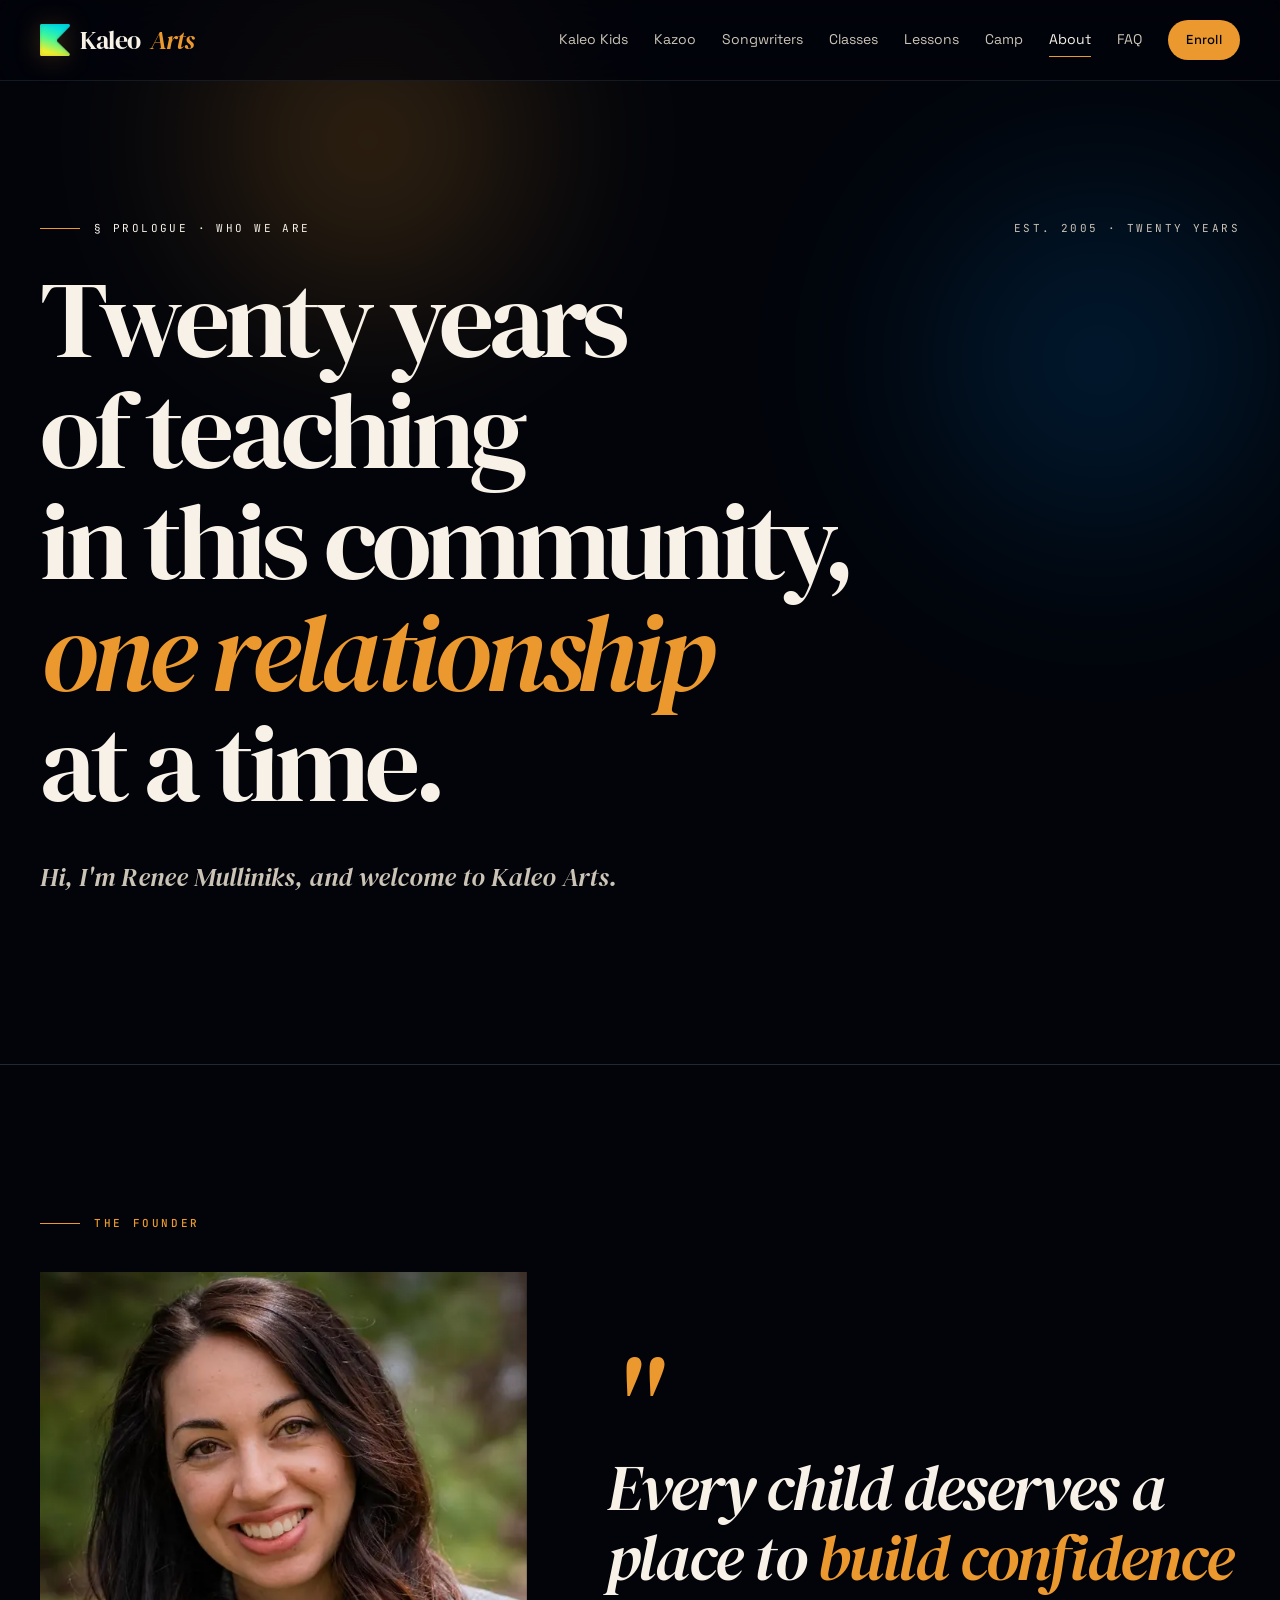
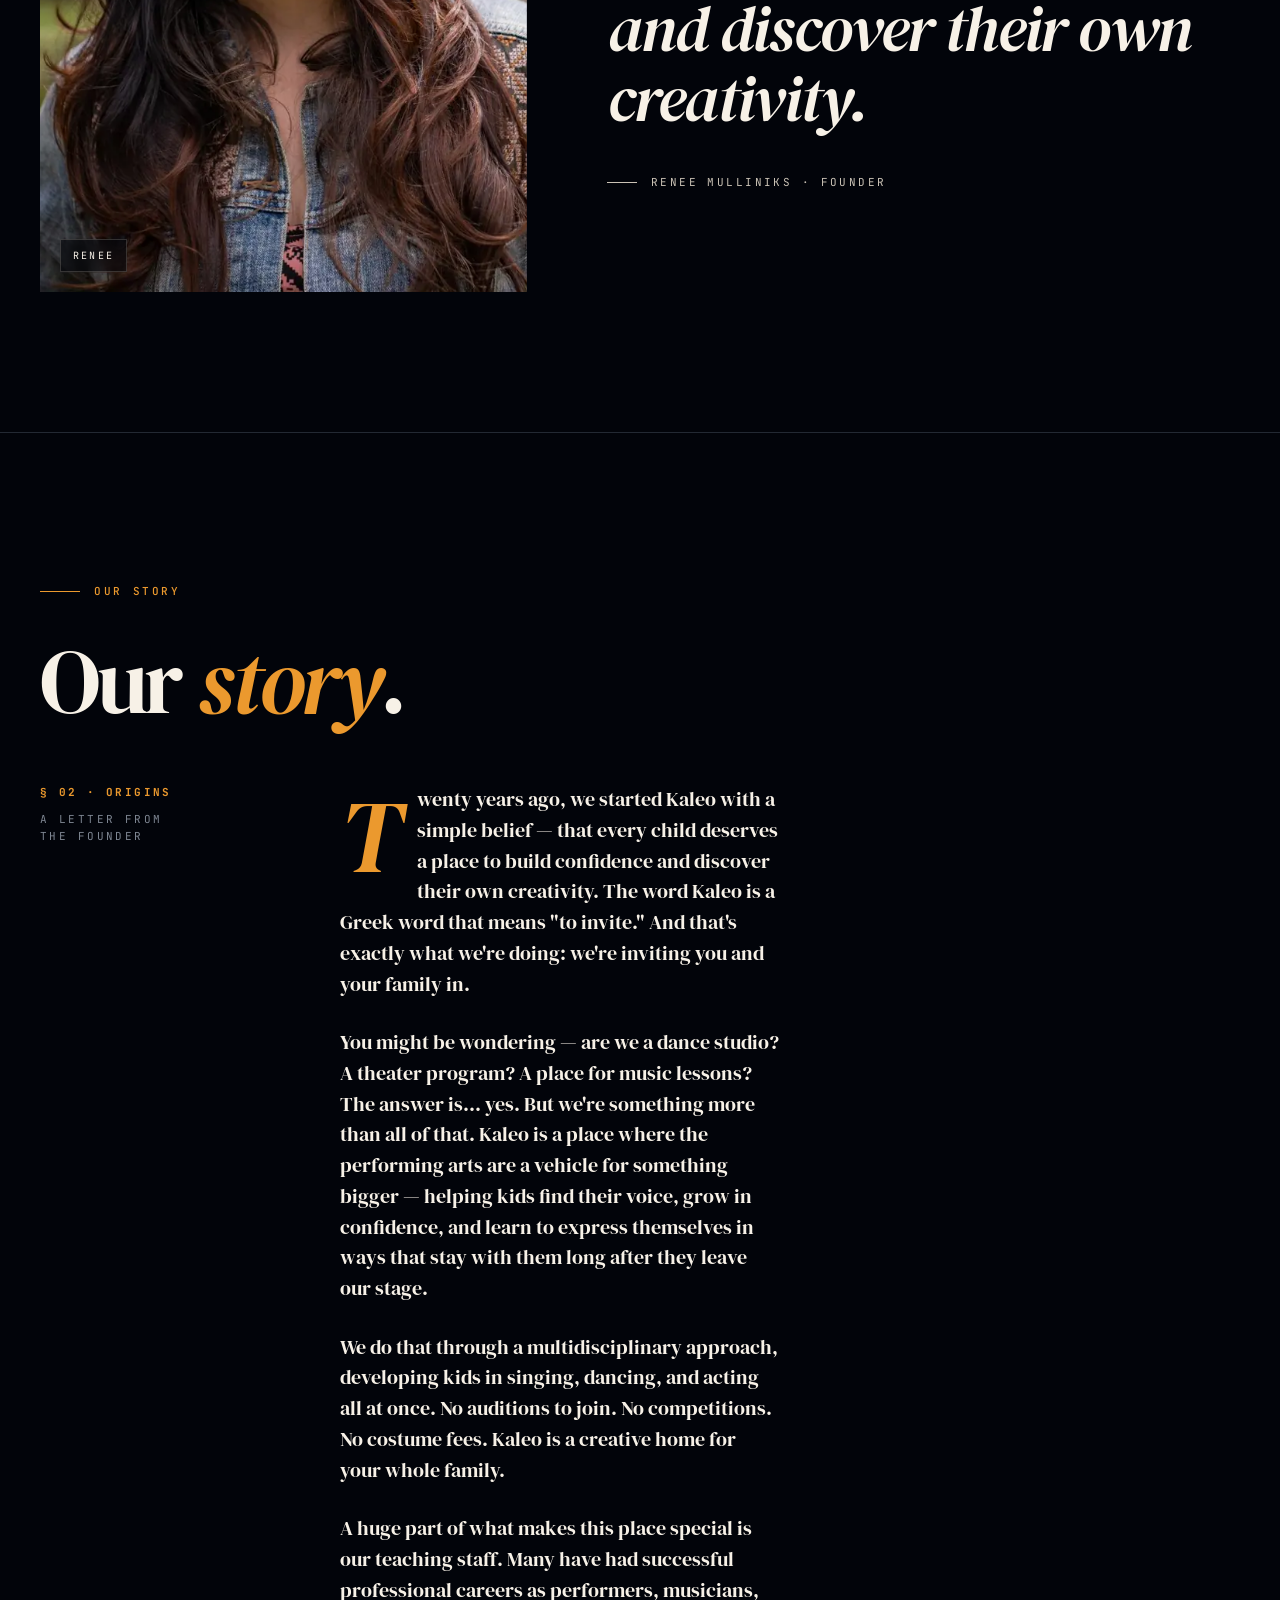
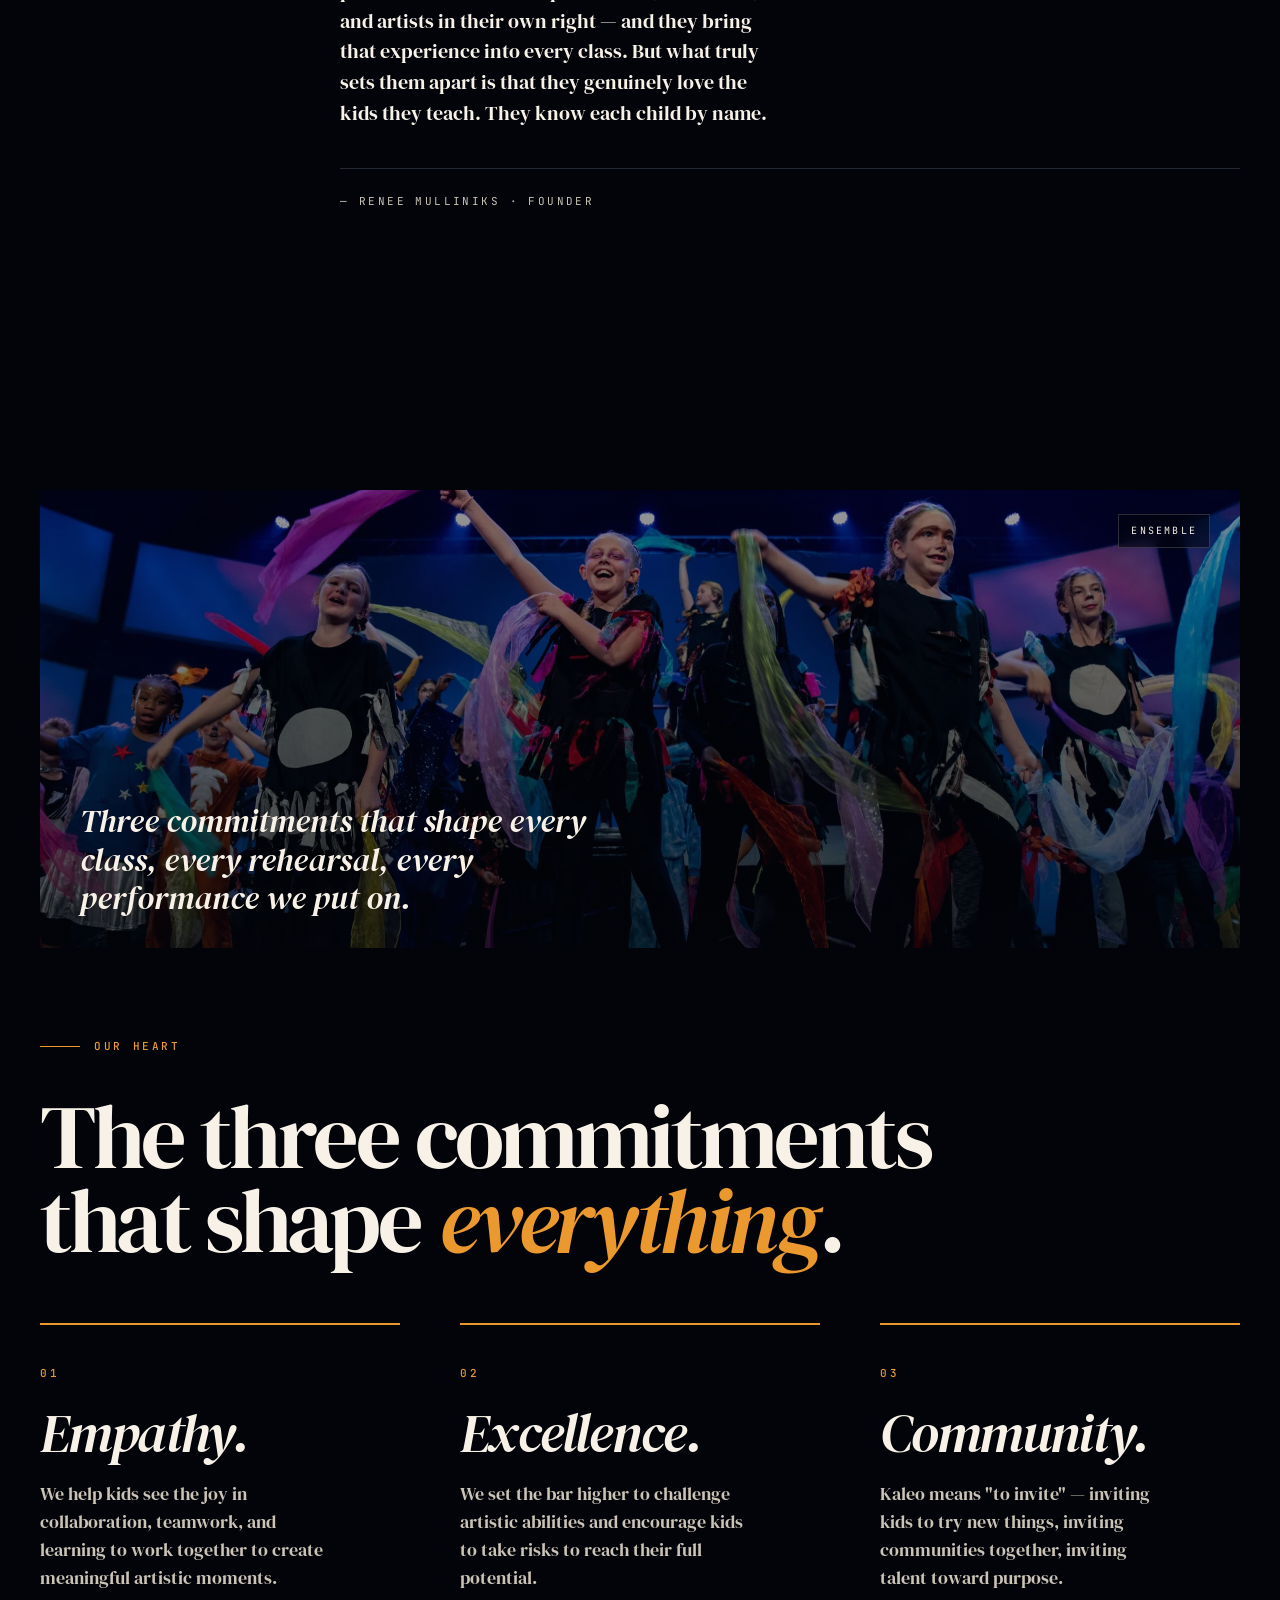
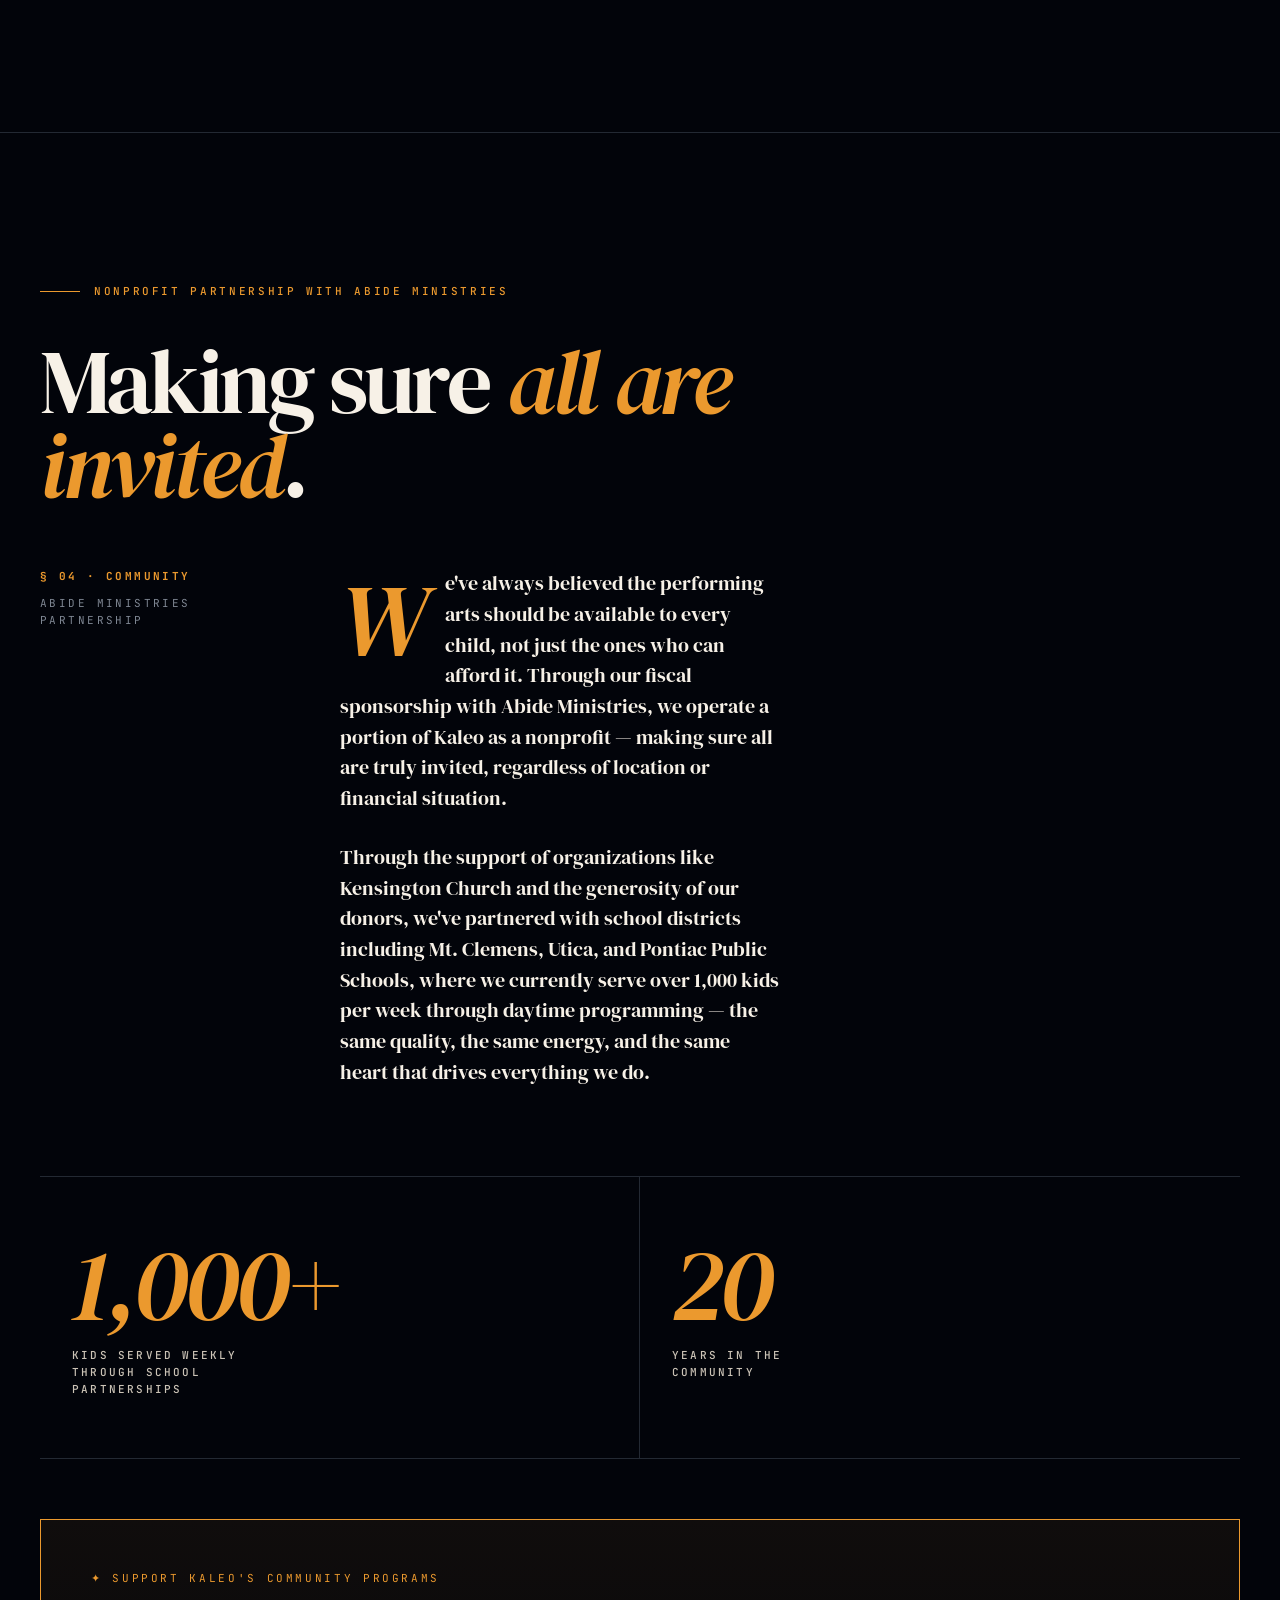
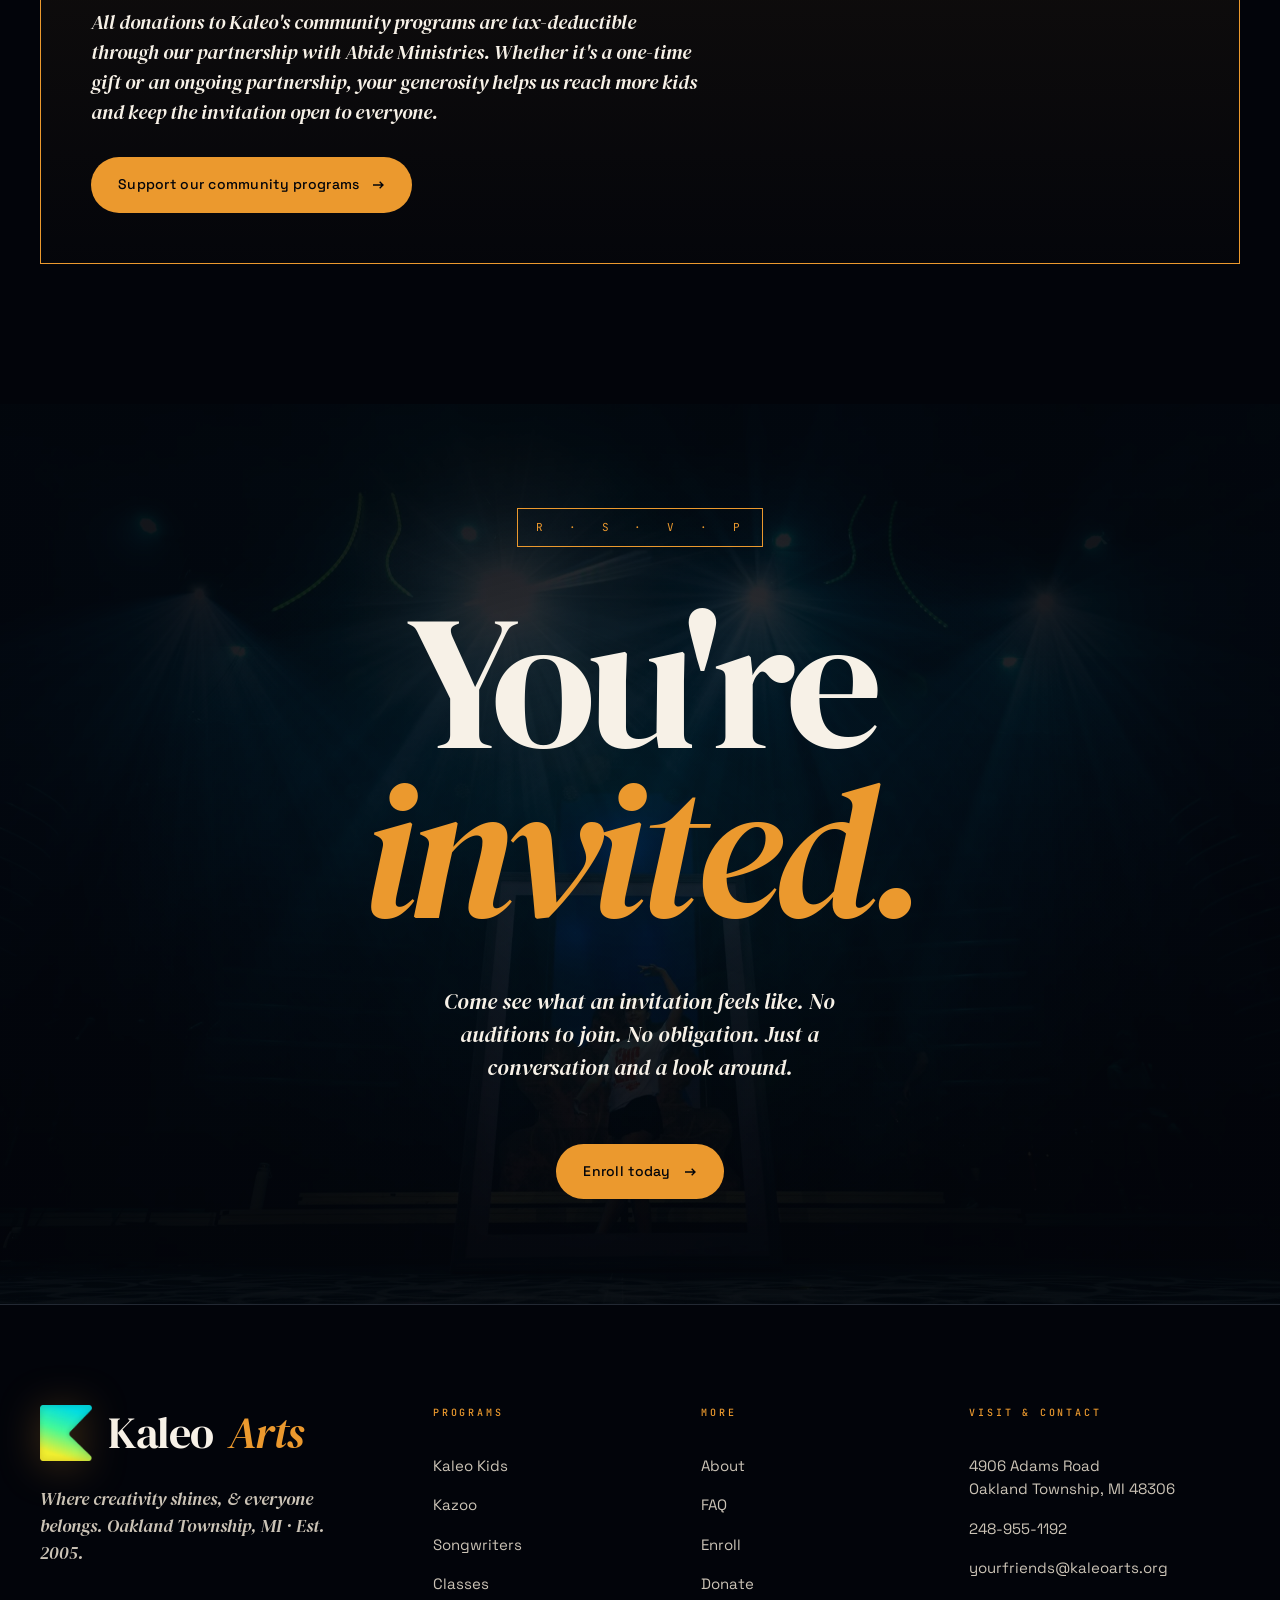
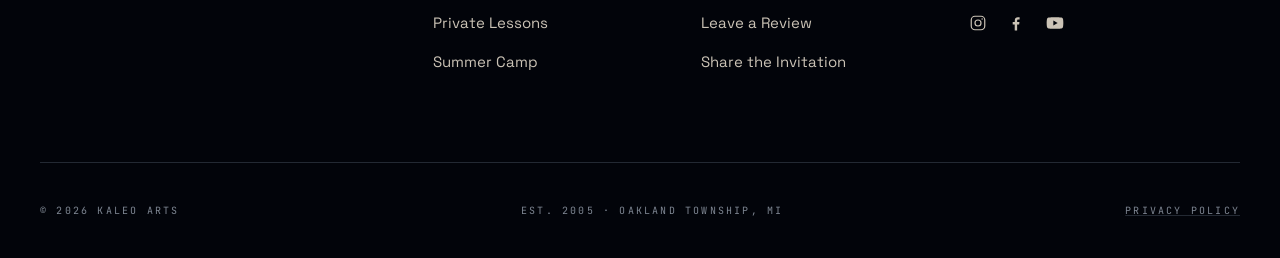
<file: about.html>
<!doctype html>
<html lang="en">
<head>
  <link rel="icon" type="image/png" href="/assets/img/logo-kaleo-mark.png">
    <script async src="https://www.googletagmanager.com/gtag/js?id=G-HVM2XD47LP"></script>
    <script>window.dataLayer=window.dataLayer||[];function gtag(){dataLayer.push(arguments);}gtag('js',new Date());gtag('config','G-HVM2XD47LP');gtag('config','AW-18374676562',{'linker':{'domains':['portal.iclasspro.com']}});</script></script>
<meta charset="utf-8"/>
<meta name="viewport" content="width=device-width, initial-scale=1"/>
<link rel="preload" as="image" href="assets/img/renee.webp" type="image/webp" fetchpriority="high"/>

<title>About — Kaleo Arts</title>
<meta name="description" content="Twenty years of teaching in this community, one relationship at a time. Founder Renee Mulliniks on the belief that started Kaleo Arts."/>
<link rel="canonical" href="https://kaleoarts.org/about"/>
<meta property="og:type" content="website"/>
<meta property="og:site_name" content="Kaleo Arts"/>
<meta property="og:url" content="https://kaleoarts.org/about"/>
<meta property="og:title" content="About — Kaleo Arts"/>
<meta property="og:description" content="Twenty years of teaching in this community, one relationship at a time. Founder Renee Mulliniks on the belief that started Kaleo Arts."/>
<meta property="og:image" content="https://kaleoarts.org/assets/img/renee.jpg"/>
<meta property="og:image:width" content="751"/>
<meta property="og:image:height" content="800"/>
<meta name="twitter:card" content="summary_large_image"/>
<meta name="twitter:title" content="About — Kaleo Arts"/>
<meta name="twitter:description" content="Twenty years of teaching in this community, one relationship at a time. Founder Renee Mulliniks on the belief that started Kaleo Arts."/>
<meta name="twitter:image" content="https://kaleoarts.org/assets/img/renee.jpg"/>

<link rel="preconnect" href="https://fonts.googleapis.com">
<link rel="preconnect" href="https://fonts.gstatic.com" crossorigin>
<link href="https://fonts.googleapis.com/css2?family=DM+Serif+Display:ital@0;1&family=Space+Grotesk:wght@400;500;600;700&family=Newsreader:ital,opsz,wght@0,6..72,300..700;1,6..72,300..700&family=JetBrains+Mono:wght@400;500&display=swap" rel="stylesheet">
<link rel="stylesheet" href="assets/kaleo-v3.css"/>
<style>
  /* About-specific */
  .story {
    display: grid;
    grid-template-columns: 240px 1fr;
    gap: 60px;
    align-items: start;
  }
  .story .side {
    position: sticky;
    top: 120px;
    font-family: 'JetBrains Mono', monospace;
    font-size: 11px;
    letter-spacing: 0.22em;
    text-transform: uppercase;
    color: var(--cream-fade);
  }
  .story .side strong { display: block; color: var(--amber); margin-bottom: 10px; }
  .story .body p {
    font-family: 'DM Serif Display', serif;
    font-weight: 400;
    font-size: clamp(20px, 1.6vw, 24px);
    line-height: 1.5;
    color: var(--cream);
    margin-bottom: 28px;
    max-width: 44ch;
  }
  .story .body p:first-child::first-letter {
    font-family: 'DM Serif Display', serif;
    font-style: italic;
    font-size: 5em;
    float: left;
    line-height: 0.85;
    padding: 8px 16px 0 0;
    color: var(--amber);
  }
  .story .signature {
    margin-top: 40px;
    padding-top: 24px;
    border-top: 1px solid var(--rule);
    font-family: 'JetBrains Mono', monospace;
    font-size: 11px;
    letter-spacing: 0.22em;
    color: var(--cream-mute);
    text-transform: uppercase;
  }
  @media (max-width: 960px) {
    .story { grid-template-columns: 1fr; gap: 40px; }
    .story .side { position: static; }
  }
  /* Nonprofit callout */
  .nonprofit-card {
    padding: 50px;
    border: 1px solid var(--amber);
    background: linear-gradient(180deg, oklch(75% 0.15 68 / 0.06), oklch(75% 0.15 68 / 0.01));
    margin-top: 60px;
  }
  .nonprofit-card .ic-eye {
    font-family: 'JetBrains Mono', monospace;
    font-size: 11px;
    letter-spacing: 0.24em;
    color: var(--amber);
    text-transform: uppercase;
    margin-bottom: 20px;
  }
  .nonprofit-card p {
    font-family: 'DM Serif Display', serif;
    font-style: italic;
    font-size: 20px;
    line-height: 1.5;
    color: var(--cream);
    margin-bottom: 30px;
    max-width: 56ch;
  }
</style>
</head>
<body data-screen-label="About">
<div id="nav-slot"></div>

<!-- ==================== HERO — typographic ==================== -->
<section class="hero hero-typo">
  <span class="spot a"></span>
  <span class="spot b"></span>
  <div class="hero-content wrap-lg">
    <div class="hero-top-meta">
      <span class="l">§ Prologue · Who we are</span>
      <span class="r">Est. 2005 · Twenty years</span>
    </div>
    <div class="hero-center">
      <div style="width:100%;">
        <h1 class="hero-title">
          <span class="line"><span class="word" style="animation-delay:.15s">Twenty</span> <span class="word" style="animation-delay:.28s">years</span></span>
          <span class="line"><span class="word" style="animation-delay:.42s">of</span> <span class="word" style="animation-delay:.55s">teaching</span></span>
          <span class="line"><span class="word" style="animation-delay:.7s">in</span> <span class="word" style="animation-delay:.82s">this</span> <span class="word" style="animation-delay:.94s">community,</span></span>
          <span class="line"><span class="word italic" style="animation-delay:1.08s">one relationship</span></span>
          <span class="line"><span class="word" style="animation-delay:1.22s">at</span> <span class="word" style="animation-delay:1.32s">a</span> <span class="word" style="animation-delay:1.42s">time.</span></span>
        </h1>
        <p class="hero-lede">Hi, I'm Renee Mulliniks, and welcome to Kaleo Arts.</p>
      </div>
    </div>
  </div>
</section>

<!-- ==================== PORTRAIT + INTRO ==================== -->
<section class="spread">
  <div class="wrap-lg">
    <span class="plate-label reveal">The founder</span>
    <div class="pullq">
      <div class="pullq-img-wrap reveal">
        <picture>
          <source srcset="assets/img/renee.webp" type="image/webp"/>
          <img class="pullq-img" src="assets/img/renee.jpg" width="751" height="800" alt="Renee Mulliniks, founder of Kaleo Arts" style="object-position: center 20%;"/>
        </picture>
        <span class="pullq-caption">Renee</span>
      </div>
      <div class="pullq-body">
        <div class="pullq-mark reveal">"</div>
        <p class="pullq-text reveal r-d1">
          Every child deserves a place to <em>build confidence</em> and discover their own creativity.
        </p>
        <cite class="pullq-cite reveal r-d2">Renee Mulliniks · Founder</cite>
      </div>
    </div>
  </div>
</section>

<!-- ==================== STORY — long-form editorial ==================== -->
<section class="spread" style="border-top: 1px solid var(--rule);">
  <div class="wrap">
    <span class="plate-label reveal">Our story</span>
    <h2 class="section-h reveal r-d1">Our <em>story</em>.</h2>
    <div class="story reveal r-d2">
      <div class="side">
        <strong>§ 02 · Origins</strong>
        A letter from<br/>the founder
      </div>
      <div class="body">
        <p>Twenty years ago, we started Kaleo with a simple belief — that every child deserves a place to build confidence and discover their own creativity. The word Kaleo is a Greek word that means "to invite." And that's exactly what we're doing: we're inviting you and your family in.</p>
        <p>You might be wondering — are we a dance studio? A theater program? A place for music lessons? The answer is… yes. But we're something more than all of that. Kaleo is a place where the performing arts are a vehicle for something bigger — helping kids find their voice, grow in confidence, and learn to express themselves in ways that stay with them long after they leave our stage.</p>
        <p>We do that through a multidisciplinary approach, developing kids in singing, dancing, and acting all at once. No auditions to join. No competitions. No costume fees. Kaleo is a creative home for your whole family.</p>
        <p>A huge part of what makes this place special is our teaching staff. Many have had successful professional careers as performers, musicians, and artists in their own right — and they bring that experience into every class. But what truly sets them apart is that they genuinely love the kids they teach. They know each child by name.</p>
        <div class="signature">— Renee Mulliniks · Founder</div>
      </div>
    </div>
  </div>
</section>

<!-- ==================== HEART / VALUES ==================== -->
<section class="spread">
  <div class="wrap-lg">
    <div class="heart-banner reveal">
      <picture><source srcset="assets/img/kaleo-15.webp" type="image/webp"/><img src="assets/img/kaleo-15.jpg" width="2400" height="1597" alt="Students dance across the stage with rainbow-colored ribbons trailing behind them" loading="lazy" data-parallax="0.08"/></picture>
      <span class="caption">Ensemble</span>
      <p class="quote">Three commitments that shape every class, every rehearsal, every performance we put on.</p>
    </div>
    <div class="wrap" style="padding: 0;">
      <span class="plate-label reveal">Our heart</span>
      <h2 class="section-h reveal r-d1">The three commitments that shape <em>everything</em>.</h2>
      <div class="values">
        <div class="value reveal">
          <h3>Empathy.</h3>
          <p>We help kids see the joy in collaboration, teamwork, and learning to work together to create meaningful artistic moments.</p>
        </div>
        <div class="value reveal r-d1">
          <h3>Excellence.</h3>
          <p>We set the bar higher to challenge artistic abilities and encourage kids to take risks to reach their full potential.</p>
        </div>
        <div class="value reveal r-d2">
          <h3>Community.</h3>
          <p>Kaleo means "to invite" — inviting kids to try new things, inviting communities together, inviting talent toward purpose.</p>
        </div>
      </div>
    </div>
  </div>
</section>

<!-- ==================== NONPROFIT PARTNERSHIP ==================== -->
<section class="spread" style="border-top: 1px solid var(--rule);">
  <div class="wrap">
    <span class="plate-label reveal">Nonprofit partnership with Abide Ministries</span>
    <h2 class="section-h reveal r-d1">Making sure <em>all are invited</em>.</h2>

    <div class="story reveal r-d2" style="margin-bottom: 60px;">
      <div class="side">
        <strong>§ 04 · Community</strong>
        Abide Ministries<br/>partnership
      </div>
      <div class="body">
        <p>We've always believed the performing arts should be available to every child, not just the ones who can afford it. Through our fiscal sponsorship with Abide Ministries, we operate a portion of Kaleo as a nonprofit — making sure all are truly invited, regardless of location or financial situation.</p>
        <p>Through the support of organizations like Kensington Church and the generosity of our donors, we've partnered with school districts including Mt. Clemens, Utica, and Pontiac Public Schools, where we currently serve over 1,000 kids per week through daytime programming — the same quality, the same energy, and the same heart that drives everything we do.</p>
      </div>
    </div>

    <div class="stats reveal" style="grid-template-columns: repeat(2, 1fr); margin-bottom: 60px;">
      <div class="stat">
        <div class="n">1,000+</div>
        <div class="lbl">Kids served weekly through school partnerships</div>
      </div>
      <div class="stat">
        <div class="n">20</div>
        <div class="lbl">Years in the community</div>
      </div>
    </div>

    <div class="nonprofit-card reveal">
      <div class="ic-eye">✦ Support Kaleo's community programs</div>
      <p>All donations to Kaleo's community programs are tax-deductible through our partnership with Abide Ministries. Whether it's a one-time gift or an ongoing partnership, your generosity helps us reach more kids and keep the invitation open to everyone.</p>
      <a class="btn btn-primary" href="https://abide.community/branches/kaleo-arts/" target="_blank" rel="noopener">Support our community programs
        <svg viewBox="0 0 16 12" fill="none" stroke="currentColor" stroke-width="1.6"><path d="M2 6h12m-4-4l4 4-4 4"/></svg>
      </a>
    </div>
  </div>
</section>

<!-- ==================== FINAL ==================== -->
<section class="final">
  <picture><source srcset="assets/img/kaleo-33.webp" type="image/webp"/><img src="assets/img/kaleo-33.jpg" width="2400" height="1597" alt="A single performer stands framed by spotlight beams pouring down on a smoke-filled stage" loading="lazy" data-parallax="0.05"/></picture>
  <div class="final-content">
    <span class="rsvp-eye reveal">R &nbsp;·&nbsp; S &nbsp;·&nbsp; V &nbsp;·&nbsp; P</span>
    <h2 class="reveal r-d1">You're<br/><em>invited.</em></h2>
    <p class="reveal r-d2">Come see what an invitation feels like. No auditions to join. No obligation. Just a conversation and a look around.</p>
    <div class="cta-row reveal r-d3">
      <a class="btn btn-primary" href="enroll.html">Enroll today
        <svg viewBox="0 0 16 12" fill="none" stroke="currentColor" stroke-width="1.6"><path d="M2 6h12m-4-4l4 4-4 4"/></svg>
      </a>
    </div>
  </div>
</section>

<div id="footer-slot"></div>

<script>window.__page = 'about';</script>
<script src="assets/chrome-v3.js"></script>
</body>
</html>
</file>
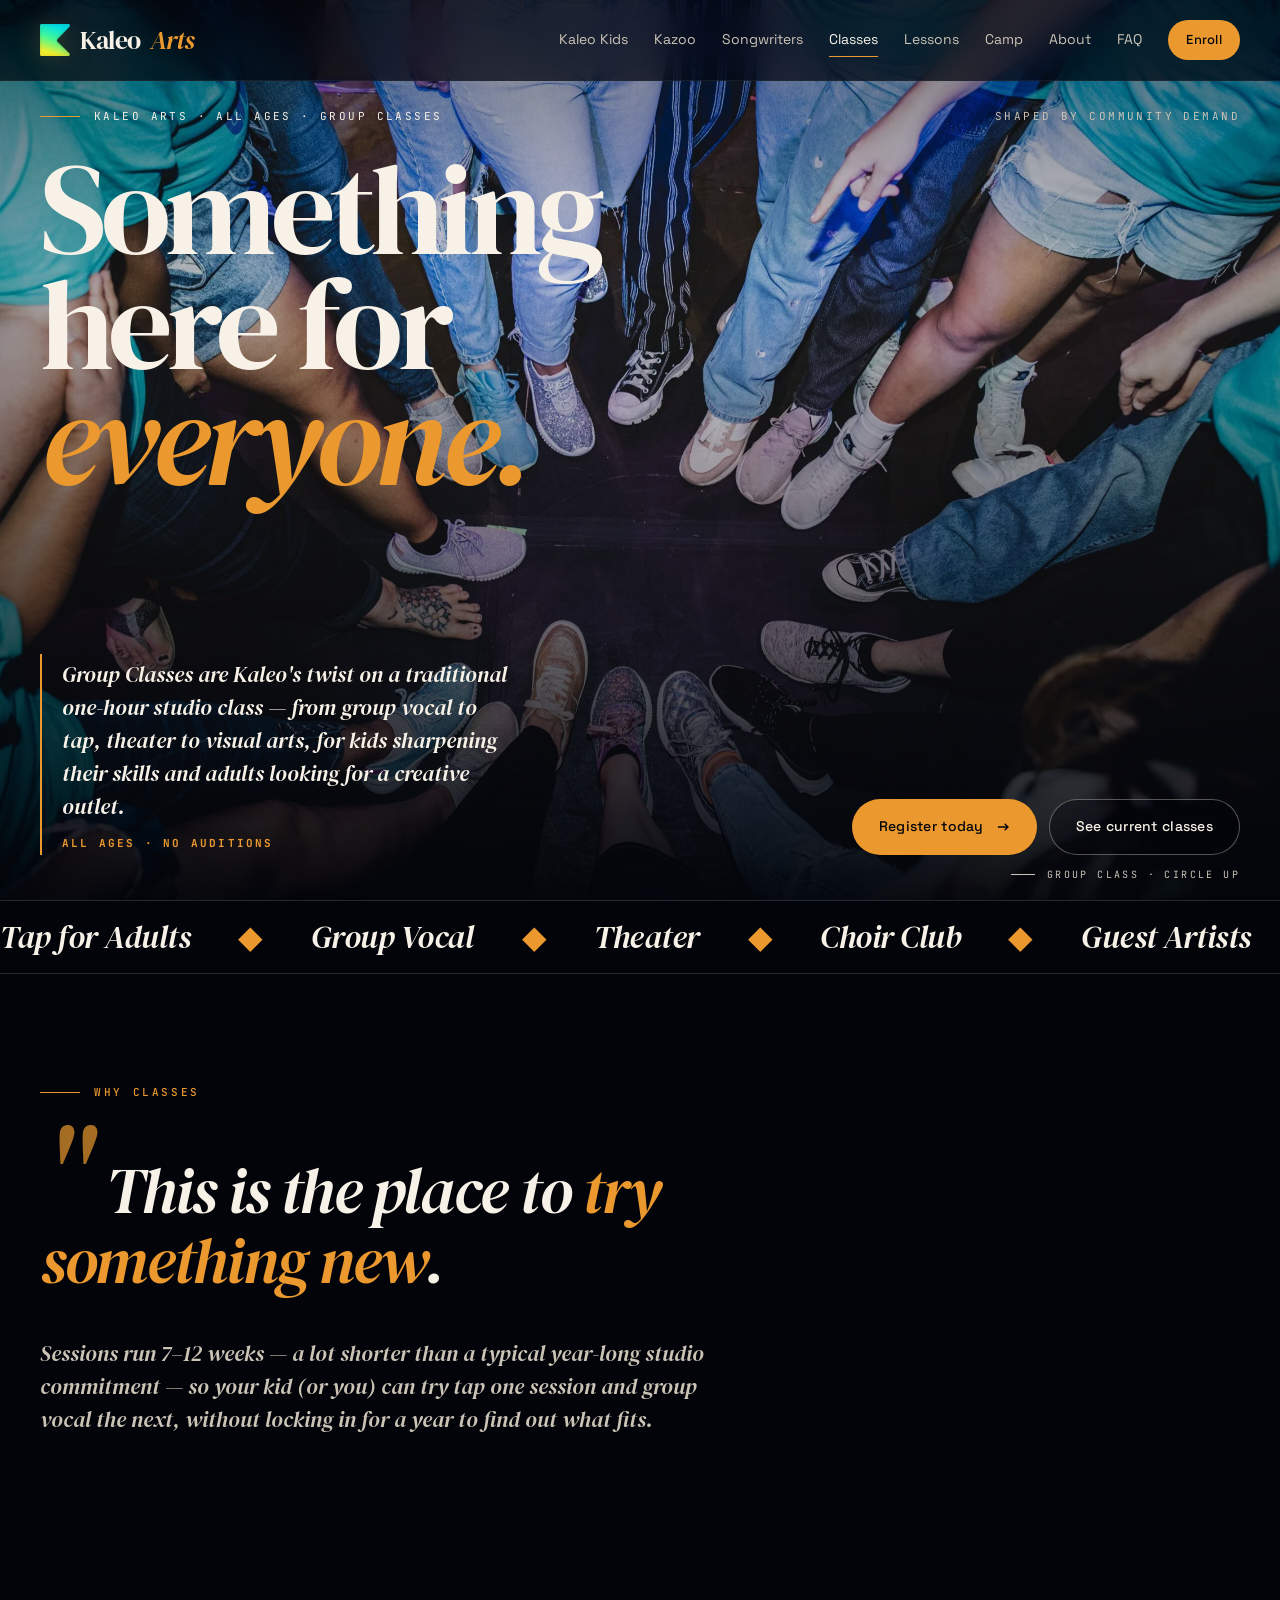
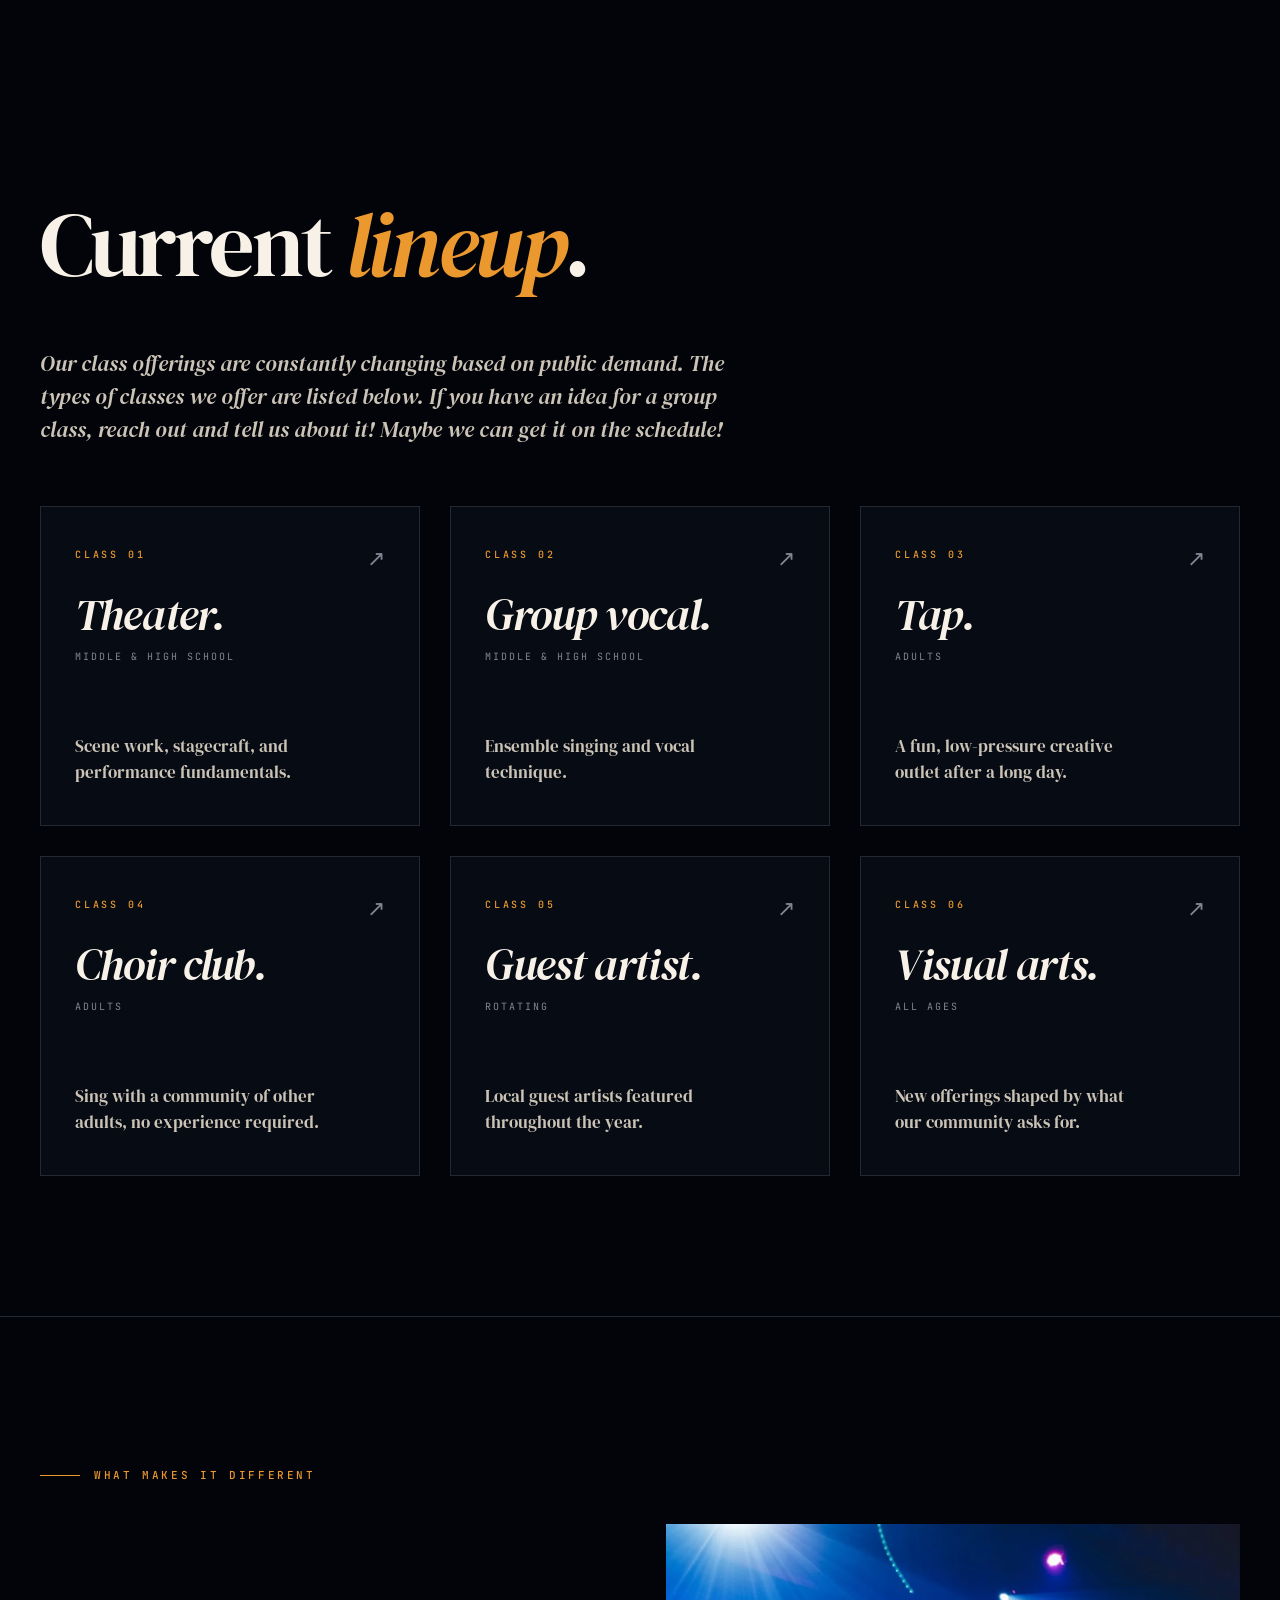
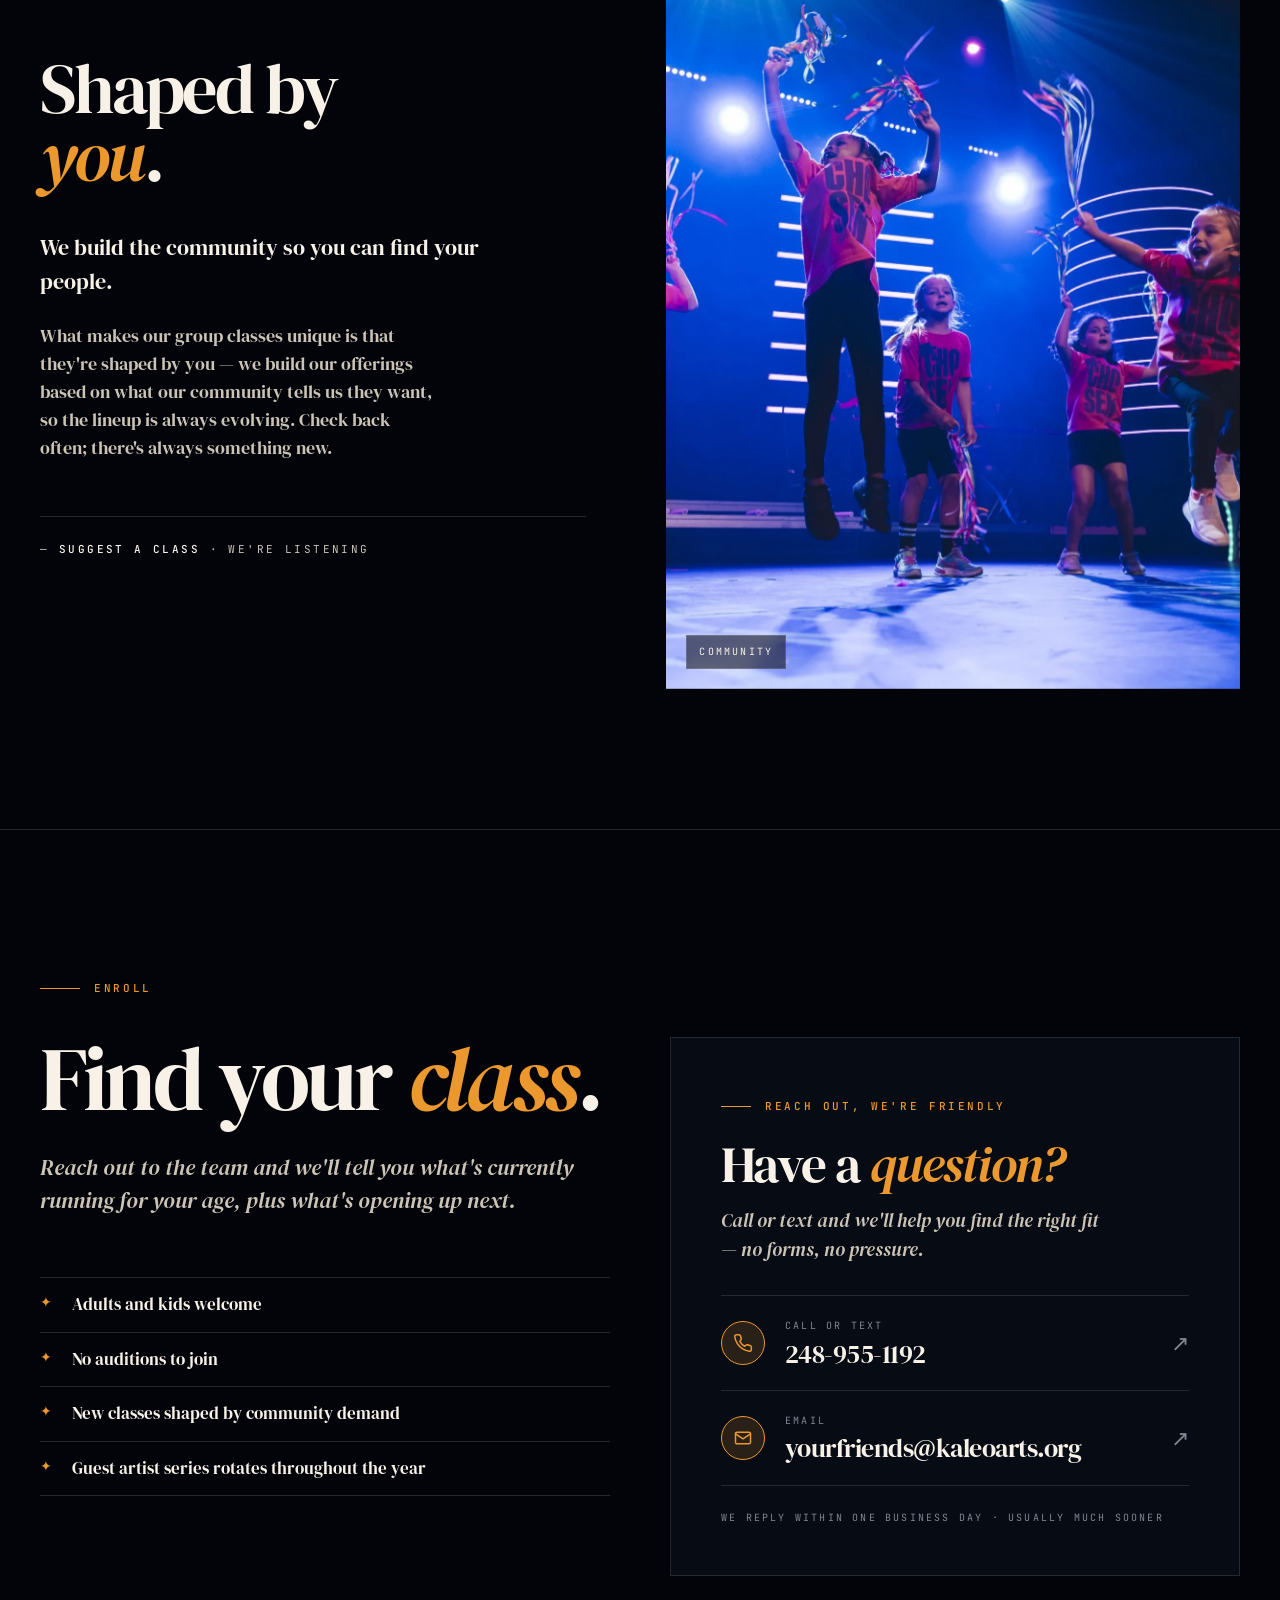
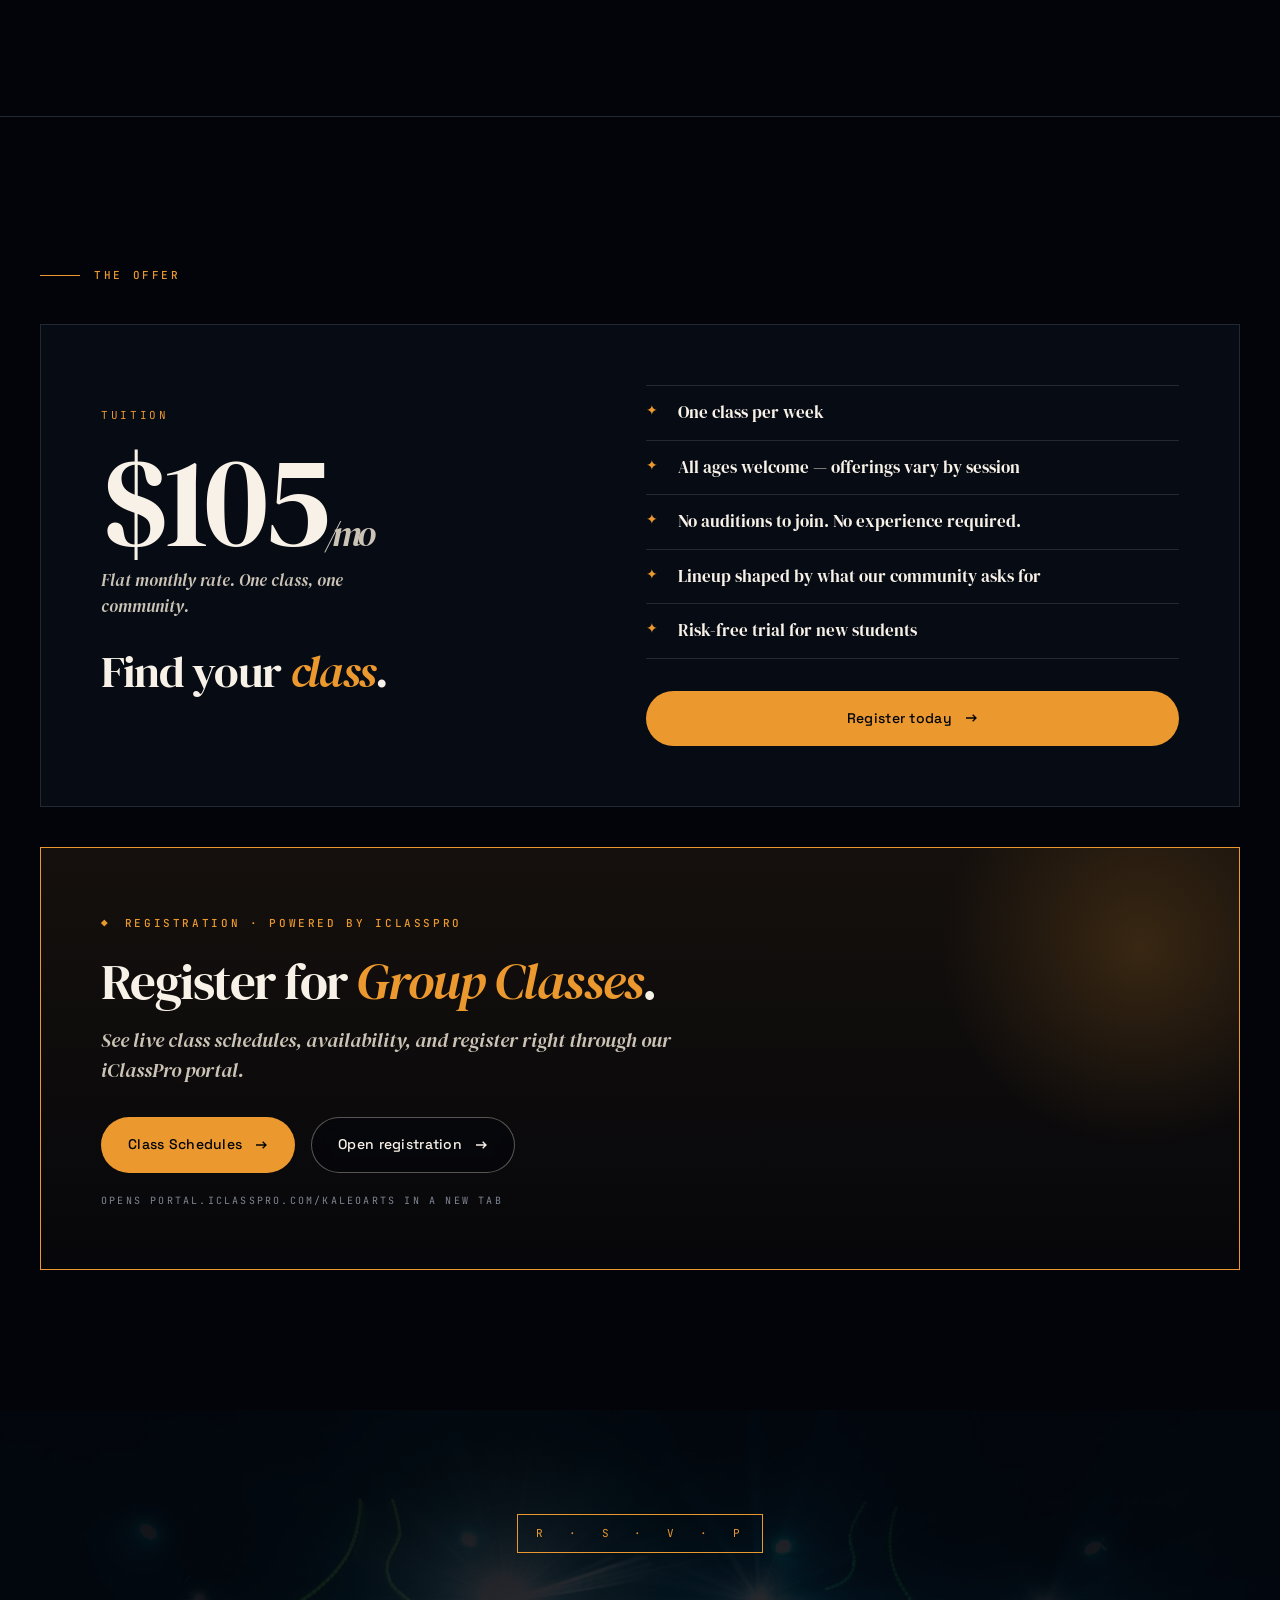
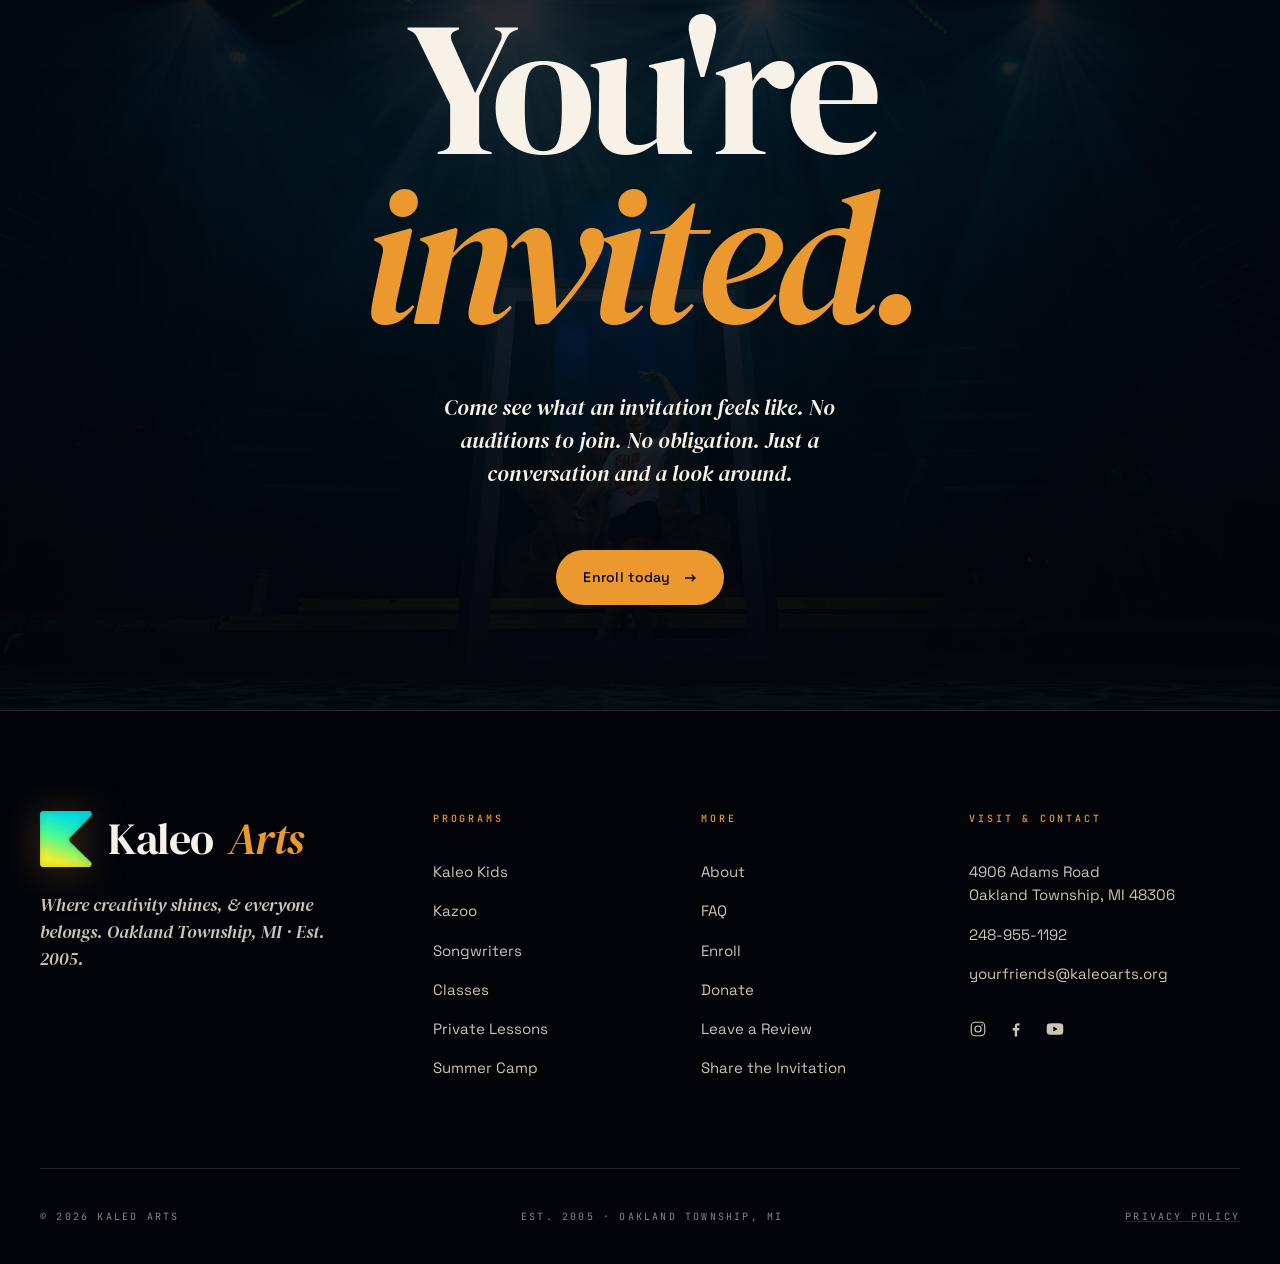
<file: classes.html>
<!doctype html>
<html lang="en">
<head>
  <link rel="icon" type="image/png" href="/assets/img/logo-kaleo-mark.png">
    <script async src="https://www.googletagmanager.com/gtag/js?id=G-HVM2XD47LP"></script>
    <script>window.dataLayer=window.dataLayer||[];function gtag(){dataLayer.push(arguments);}gtag('js',new Date());gtag('config','G-HVM2XD47LP');gtag('config','AW-18374676562',{'linker':{'domains':['portal.iclasspro.com']}});</script></script>
<script>
function gtag_report_conversion(url) {
  var callback = function () {
    if (typeof(url) != 'undefined') {
      window.location = url;
    }
  };
  gtag('event', 'conversion', {
      'send_to': 'AW-18374676562/lJ2kCN3EtuIcENKg3blE',
      'event_callback': callback
  });
  return false;
}
</script>
<meta charset="utf-8"/>
<meta name="viewport" content="width=device-width, initial-scale=1"/>
<link rel="preload" as="image" href="assets/img/kk-web-01.webp" type="image/webp" fetchpriority="high"/>

<title>Classes — Group vocal, tap, theater & more | Kaleo Arts</title>
<meta name="description" content="Group classes shaped by community demand — from theater and group vocal to tap and choir club for adults."/>
<link rel="canonical" href="https://kaleoarts.org/classes"/>
<meta property="og:type" content="website"/>
<meta property="og:site_name" content="Kaleo Arts"/>
<meta property="og:url" content="https://kaleoarts.org/classes"/>
<meta property="og:title" content="Classes — Group vocal, tap, theater &amp; more | Kaleo Arts"/>
<meta property="og:description" content="Group classes shaped by community demand — from theater and group vocal to tap and choir club for adults."/>
<meta property="og:image" content="https://kaleoarts.org/assets/img/kk-web-01.jpg"/>
<meta property="og:image:width" content="2400"/>
<meta property="og:image:height" content="1597"/>
<meta name="twitter:card" content="summary_large_image"/>
<meta name="twitter:title" content="Classes — Group vocal, tap, theater &amp; more | Kaleo Arts"/>
<meta name="twitter:description" content="Group classes shaped by community demand — from theater and group vocal to tap and choir club for adults."/>
<meta name="twitter:image" content="https://kaleoarts.org/assets/img/kk-web-01.jpg"/>

<link rel="preconnect" href="https://fonts.googleapis.com">
<link rel="preconnect" href="https://fonts.gstatic.com" crossorigin>
<link href="https://fonts.googleapis.com/css2?family=DM+Serif+Display:ital@0;1&family=Space+Grotesk:wght@400;500;600;700&family=Newsreader:ital,opsz,wght@0,6..72,300..700;1,6..72,300..700&family=JetBrains+Mono:wght@400;500&display=swap" rel="stylesheet">
<link rel="stylesheet" href="assets/kaleo-v3.css"/>
<style>
  /* Class lineup card grid */
  .lineup {
    display: grid;
    grid-template-columns: repeat(3, 1fr);
    gap: 30px;
  }
  .lineup-card {
    display: flex;
    flex-direction: column;
    padding: 40px 34px;
    background: var(--stage-2);
    border: 1px solid var(--rule);
    transition: border-color .3s, transform .5s cubic-bezier(.22,.61,.36,1), background .3s;
    text-decoration: none;
    color: inherit;
    min-height: 320px;
    position: relative;
    overflow: hidden;
  }
  .lineup-card:hover {
    border-color: var(--amber);
    transform: translateY(-4px);
    background: oklch(19% 0.022 260);
  }
  .lineup-card .num {
    font-family: 'JetBrains Mono', monospace;
    font-size: 10px;
    font-weight: 500;
    letter-spacing: 0.28em;
    text-transform: uppercase;
    color: var(--amber);
    margin-bottom: 30px;
  }
  .lineup-card h3 {
    font-family: 'DM Serif Display', serif;
    font-weight: 400;
    font-style: italic;
    font-size: 44px;
    line-height: 1;
    letter-spacing: -0.03em;
    color: var(--cream);
    margin-bottom: 12px;
  }
  .lineup-card .audience {
    font-family: 'JetBrains Mono', monospace;
    font-size: 10px;
    letter-spacing: 0.2em;
    text-transform: uppercase;
    color: var(--cream-fade);
    margin-bottom: 24px;
  }
  .lineup-card p {
    font-family: 'DM Serif Display', serif;
    font-weight: 400;
    font-size: 17px;
    line-height: 1.5;
    color: var(--cream-mute);
    margin-top: auto;
    max-width: 28ch;
  }
  .lineup-card .arrow {
    position: absolute;
    top: 34px; right: 34px;
    font-family: 'DM Serif Display', serif;
    font-size: 22px;
    color: var(--cream-fade);
    transition: transform .3s, color .3s;
  }
  .lineup-card:hover .arrow { color: var(--amber); transform: translate(4px, -4px); }
</style>
</head>
<body data-screen-label="Classes">
<div id="nav-slot"></div>

<!-- ==================== HERO ==================== -->
<section class="hero">
  <picture><source srcset="assets/img/kk-web-01.webp" type="image/webp"/><img class="hero-img" src="assets/img/kk-web-01.jpg" width="2400" height="1597" alt="Overhead view of students standing in a tight circle, sneakers and sandals pointing inward toward a common center"/></picture>
  <div class="hero-content">
    <div class="wrap-lg">
      <div class="hero-top-meta">
        <span class="l">Kaleo Arts · All ages · Group classes</span>
        <span class="r">Shaped by community demand</span>
      </div>
    </div>
    <div class="hero-center">
      <div class="wrap-lg">
        <h1 class="hero-title">
          <span class="line"><span class="word" style="animation-delay:.2s">Something</span></span>
          <span class="line"><span class="word" style="animation-delay:.35s">here</span> <span class="word" style="animation-delay:.5s">for</span></span>
          <span class="line"><span class="word italic" style="animation-delay:.7s">everyone.</span></span>
        </h1>
      </div>
    </div>
    <div class="wrap-lg">
      <div class="hero-bottom">
        <div class="hero-caption">
          Group Classes are Kaleo's twist on a traditional one-hour studio class — from group vocal to tap, theater to visual arts, for kids sharpening their skills and adults looking for a creative outlet.
          <strong>All ages · No auditions</strong>
        </div>
        <div class="hero-cta-row">
          <a class="btn btn-primary" href="https://portal.iclasspro.com/kaleoarts/classes?programs=59" target="_blank" rel="noopener" onclick="gtag_report_conversion('https://portal.iclasspro.com/kaleoarts/classes?programs=59'); return false;">Register today
            <svg viewBox="0 0 16 12" fill="none" stroke="currentColor" stroke-width="1.6"><path d="M2 6h12m-4-4l4 4-4 4"/></svg>
          </a>
          <a class="btn btn-secondary" href="#lineup">See current classes</a>
        </div>
      </div>
    </div>
  </div>
  <div class="hero-photo-caption">Group class · Circle up</div>
</section>

<!-- ==================== TICKER ==================== -->
<div class="ticker" aria-hidden="true">
  <div class="ticker-track">
    <span>Tap for Adults</span><span class="sep">◆</span>
    <span>Group Vocal</span><span class="sep">◆</span>
    <span>Theater</span><span class="sep">◆</span>
    <span>Choir Club</span><span class="sep">◆</span>
    <span>Guest Artists</span><span class="sep">◆</span>
    <span>Visual Arts</span><span class="sep">◆</span>
    <span>Tap for Adults</span><span class="sep">◆</span>
    <span>Group Vocal</span><span class="sep">◆</span>
    <span>Theater</span><span class="sep">◆</span>
    <span>Choir Club</span><span class="sep">◆</span>
    <span>Guest Artists</span><span class="sep">◆</span>
    <span>Visual Arts</span><span class="sep">◆</span>
  </div>
</div>

<!-- ==================== WHY CLASSES ==================== -->
<section class="spread tight">
  <div class="wrap-lg">
    <span class="plate-label reveal">Why classes</span>
    <p class="pullq-text reveal r-d1" style="max-width: 26ch;">
      <span class="pullq-mark" style="margin-bottom: 0; display: inline-block;">"</span>
      This is the place to <em>try something new</em>.
    </p>
    <p class="section-lede reveal r-d2" style="max-width: 58ch; margin-top: 20px;">Sessions run 7–12 weeks — a lot shorter than a typical year-long studio commitment — so your kid (or you) can try tap one session and group vocal the next, without locking in for a year to find out what fits.</p>
  </div>
</section>

<!-- ==================== LINEUP ==================== -->
<section id="lineup" class="spread">
  <div class="wrap-lg">
    <span class="plate-label reveal">This session</span>
    <h2 class="section-h reveal r-d1">Current <em>lineup</em>.</h2>
    <p class="section-lede reveal r-d2">Our class offerings are constantly changing based on public demand.  The types of classes we offer are listed below.  If you have an idea for a group class, reach out and tell us about it!   Maybe we can get it on the schedule!</p>

    <div class="lineup">
      <a class="lineup-card reveal" href="#offer">
        <div class="num">Class 01</div>
        <h3>Theater.</h3>
        <div class="audience">Middle &amp; high school</div>
        <p>Scene work, stagecraft, and performance fundamentals.</p>
        <span class="arrow">↗</span>
      </a>
      <a class="lineup-card reveal r-d1" href="#offer">
        <div class="num">Class 02</div>
        <h3>Group vocal.</h3>
        <div class="audience">Middle &amp; high school</div>
        <p>Ensemble singing and vocal technique.</p>
        <span class="arrow">↗</span>
      </a>
      <a class="lineup-card reveal r-d2" href="#offer">
        <div class="num">Class 03</div>
        <h3>Tap.</h3>
        <div class="audience">Adults</div>
        <p>A fun, low-pressure creative outlet after a long day.</p>
        <span class="arrow">↗</span>
      </a>
      <a class="lineup-card reveal" href="#offer">
        <div class="num">Class 04</div>
        <h3>Choir club.</h3>
        <div class="audience">Adults</div>
        <p>Sing with a community of other adults, no experience required.</p>
        <span class="arrow">↗</span>
      </a>
      <a class="lineup-card reveal r-d1" href="#offer">
        <div class="num">Class 05</div>
        <h3>Guest artist.</h3>
        <div class="audience">Rotating</div>
        <p>Local guest artists featured throughout the year.</p>
        <span class="arrow">↗</span>
      </a>
      <a class="lineup-card reveal r-d2" href="#offer">
        <div class="num">Class 06</div>
        <h3>Visual arts.</h3>
        <div class="audience">All Ages</div>
        <p>New offerings shaped by what our community asks for.</p>
        <span class="arrow">↗</span>
      </a>
    </div>
  </div>
</section>

<!-- ==================== SHAPED BY YOU ==================== -->
<section class="spread" style="border-top: 1px solid var(--rule);">
  <div class="wrap-lg">
    <span class="plate-label reveal">What makes it different</span>
    <div class="approach reverse">
      <div class="approach-img-wrap reveal">
        <picture><source srcset="assets/img/kaleo-30.webp" type="image/webp"/><img class="approach-img" src="assets/img/kaleo-30.jpg" width="2400" height="1597" alt="Young children in pink and green Chosen t-shirts jump joyfully with ribbon streamers on a magenta-lit stage" loading="lazy"/></picture>
        <span class="img-caption">Community</span>
      </div>
      <div class="approach-body">
        <h2 class="approach-title reveal">
          Shaped by<br/>
          <em>you</em>.
        </h2>
        <p class="reveal r-d1">We build the community so you can find your people.</p>
        <p class="reveal r-d2 secondary">What makes our group classes unique is that they're shaped by you — we build our offerings based on what our community tells us they want, so the lineup is always evolving. Check back often; there's always something new.</p>
        <div class="approach-signature reveal r-d3">— <strong>Suggest a class</strong> · We're listening</div>
      </div>
    </div>
  </div>
</section>

<!-- ==================== LEAD FORM ==================== -->
<section id="lead" class="spread" style="border-top: 1px solid var(--rule);">
  <div class="wrap">
    <span class="plate-label reveal">Enroll</span>
    <div style="display:grid; grid-template-columns: 1fr 1fr; gap: 60px; align-items: start;" class="lead-grid">
      <div class="reveal">
        <h2 class="section-h" style="margin-bottom: 30px;">Find your <em>class</em>.</h2>
        <p class="section-lede">Reach out to the team and we'll tell you what's currently running for your age, plus what's opening up next.</p>
        <ul class="includes">
          <li>Adults and kids welcome</li>
          <li>No auditions to join</li>
          <li>New classes shaped by community demand</li>
          <li>Guest artist series rotates throughout the year</li>
        </ul>
      </div>
      <div class="contact-card reveal r-d1">
        <div class="cc-eye">Reach out, we're friendly</div>
        <h3>Have a <em>question?</em></h3>
        <p class="cc-lede">Call or text and we'll help you find the right fit — no forms, no pressure.</p>

        <a class="cc-row" href="tel:+12489551192">
          <div class="cc-icon" aria-hidden="true">
            <svg viewBox="0 0 24 24" width="20" height="20" fill="none" stroke="currentColor" stroke-width="1.8" stroke-linecap="round" stroke-linejoin="round"><path d="M22 16.92v3a2 2 0 0 1-2.18 2 19.79 19.79 0 0 1-8.63-3.07 19.5 19.5 0 0 1-6-6 19.79 19.79 0 0 1-3.07-8.67A2 2 0 0 1 4.11 2h3a2 2 0 0 1 2 1.72c.13.96.36 1.9.7 2.81a2 2 0 0 1-.45 2.11L8.09 9.91a16 16 0 0 0 6 6l1.27-1.27a2 2 0 0 1 2.11-.45c.91.34 1.85.57 2.81.7A2 2 0 0 1 22 16.92z"/></svg>
          </div>
          <div class="cc-body">
            <div class="cc-label">Call or text</div>
            <div class="cc-value">248-955-1192</div>
          </div>
          <div class="cc-arrow">↗</div>
        </a>

        <a class="cc-row" href="mailto:yourfriends@kaleoarts.org">
          <div class="cc-icon" aria-hidden="true">
            <svg viewBox="0 0 24 24" width="20" height="20" fill="none" stroke="currentColor" stroke-width="1.8" stroke-linecap="round" stroke-linejoin="round"><rect x="3" y="5" width="18" height="14" rx="2"/><path d="M3 7l9 6 9-6"/></svg>
          </div>
          <div class="cc-body">
            <div class="cc-label">Email</div>
            <div class="cc-value">yourfriends@kaleoarts.org</div>
          </div>
          <div class="cc-arrow">↗</div>
        </a>

        <div class="cc-note">We reply within one business day · usually much sooner</div>
      </div>
    </div>

  </div>
</section>

<style>
  @media (max-width: 960px) {
    .lineup { grid-template-columns: 1fr; }
    .lead-grid { grid-template-columns: 1fr !important; gap: 40px !important; }
  }
</style>

<!-- ==================== OFFER / PRICE ==================== -->
<section id="offer" class="spread" style="border-top: 1px solid var(--rule);">
  <div class="wrap">
    <span class="plate-label reveal">The offer</span>
    <div class="price-panel reveal r-d1">
      <div>
        <div class="price-eye">Tuition</div>
        <div class="price-big">$105<span class="unit">/mo</span></div>
        <p class="price-note">Flat monthly rate. One class, one community.</p>
        <h3>Find your <em>class</em>.</h3>
      </div>
      <div>
        <ul class="includes">
          <li>One class per week</li>
          <li>All ages welcome — offerings vary by session</li>
          <li>No auditions to join. No experience required.</li>
          <li>Lineup shaped by what our community asks for</li>
          <li>Risk-free trial for new students</li>
        </ul>
        <a class="btn btn-primary" href="https://portal.iclasspro.com/kaleoarts/classes?programs=59" target="_blank" rel="noopener" style="width:100%; justify-content:center;" onclick="gtag_report_conversion('https://portal.iclasspro.com/kaleoarts/classes?programs=59'); return false;">Register today
          <svg viewBox="0 0 16 12" fill="none" stroke="currentColor" stroke-width="1.6"><path d="M2 6h12m-4-4l4 4-4 4"/></svg>
        </a>
      </div>
    </div>

    <div class="iclass-card reveal" style="margin-top: 40px;">
      <div class="ic-eye">Registration · Powered by iClassPro</div>
      <h3>Register for <em>Group Classes</em>.</h3>
      <p>See live class schedules, availability, and register right through our iClassPro portal.</p>
      <div class="iclass-cta">
        <a class="btn btn-primary" href="https://portal.iclasspro.com/kaleoarts/classes?programs=59" target="_blank" rel="noopener" aria-label="Open Class Schedules" onclick="gtag_report_conversion('https://portal.iclasspro.com/kaleoarts/classes?programs=59'); return false;">Class Schedules
          <svg viewBox="0 0 16 12" fill="none" stroke="currentColor" stroke-width="1.6"><path d="M2 6h12m-4-4l4 4-4 4"/></svg>
        </a>
        <a class="btn btn-secondary" href="https://portal.iclasspro.com/kaleoarts/classes?programs=59" target="_blank" rel="noopener" onclick="gtag_report_conversion('https://portal.iclasspro.com/kaleoarts/classes?programs=59'); return false;">Open registration
          <svg viewBox="0 0 16 12" fill="none" stroke="currentColor" stroke-width="1.6"><path d="M2 6h12m-4-4l4 4-4 4"/></svg>
        </a>
      </div>
      <div class="iclass-hint">Opens portal.iclasspro.com/kaleoarts in a new tab</div>
    </div>
  </div>
</section>

<!-- ==================== FINAL ==================== -->
<section class="final">
  <picture><source srcset="assets/img/kaleo-33.webp" type="image/webp"/><img src="assets/img/kaleo-33.jpg" width="2400" height="1597" alt="A single performer stands framed by spotlight beams pouring down on a smoke-filled stage" loading="lazy" data-parallax="0.05"/></picture>
  <div class="final-content">
    <span class="rsvp-eye reveal">R &nbsp;·&nbsp; S &nbsp;·&nbsp; V &nbsp;·&nbsp; P</span>
    <h2 class="reveal r-d1">You're<br/><em>invited.</em></h2>
    <p class="reveal r-d2">Come see what an invitation feels like. No auditions to join. No obligation. Just a conversation and a look around.</p>
    <div class="cta-row reveal r-d3">
      <a class="btn btn-primary" href="enroll.html">Enroll today
        <svg viewBox="0 0 16 12" fill="none" stroke="currentColor" stroke-width="1.6"><path d="M2 6h12m-4-4l4 4-4 4"/></svg>
      </a>
    </div>
  </div>
</section>

<div id="footer-slot"></div>

<script>window.__page = 'classes';</script>
<script src="assets/chrome-v3.js"></script>
</body>
</html>
</file>
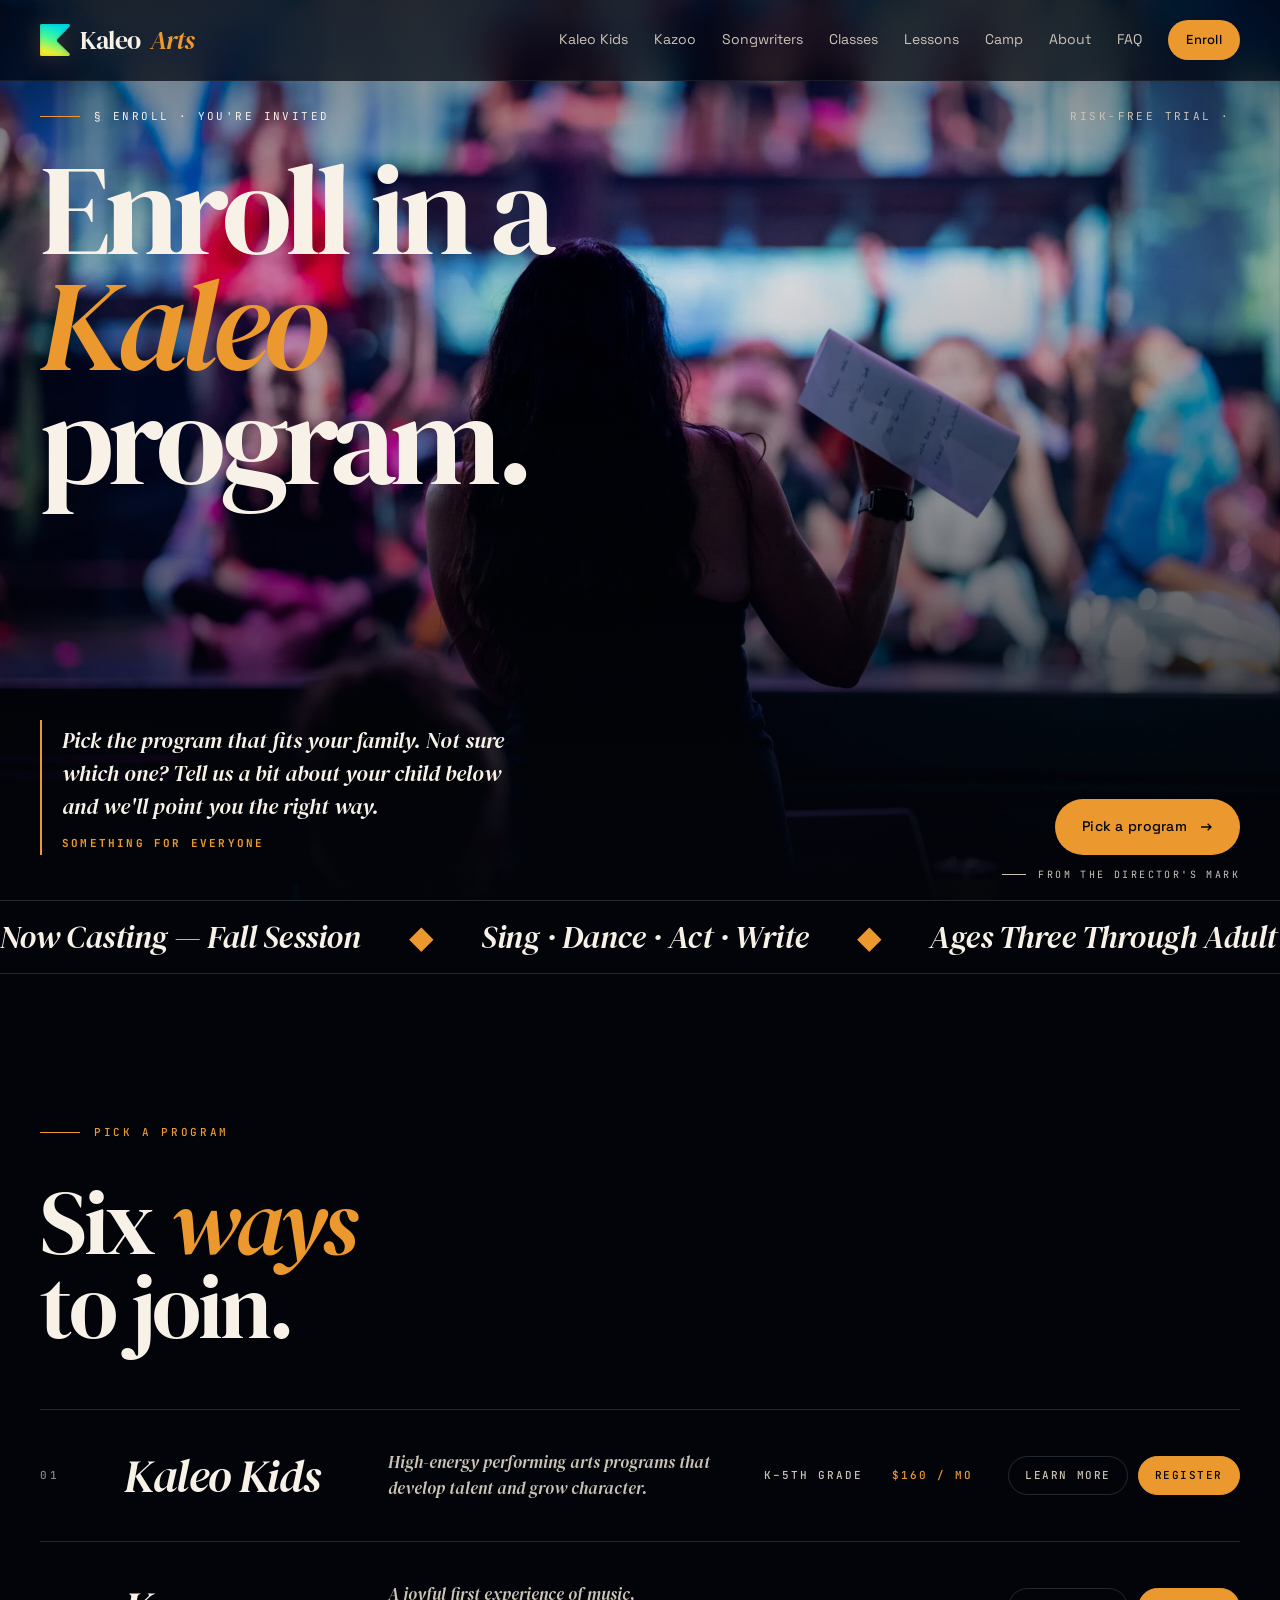
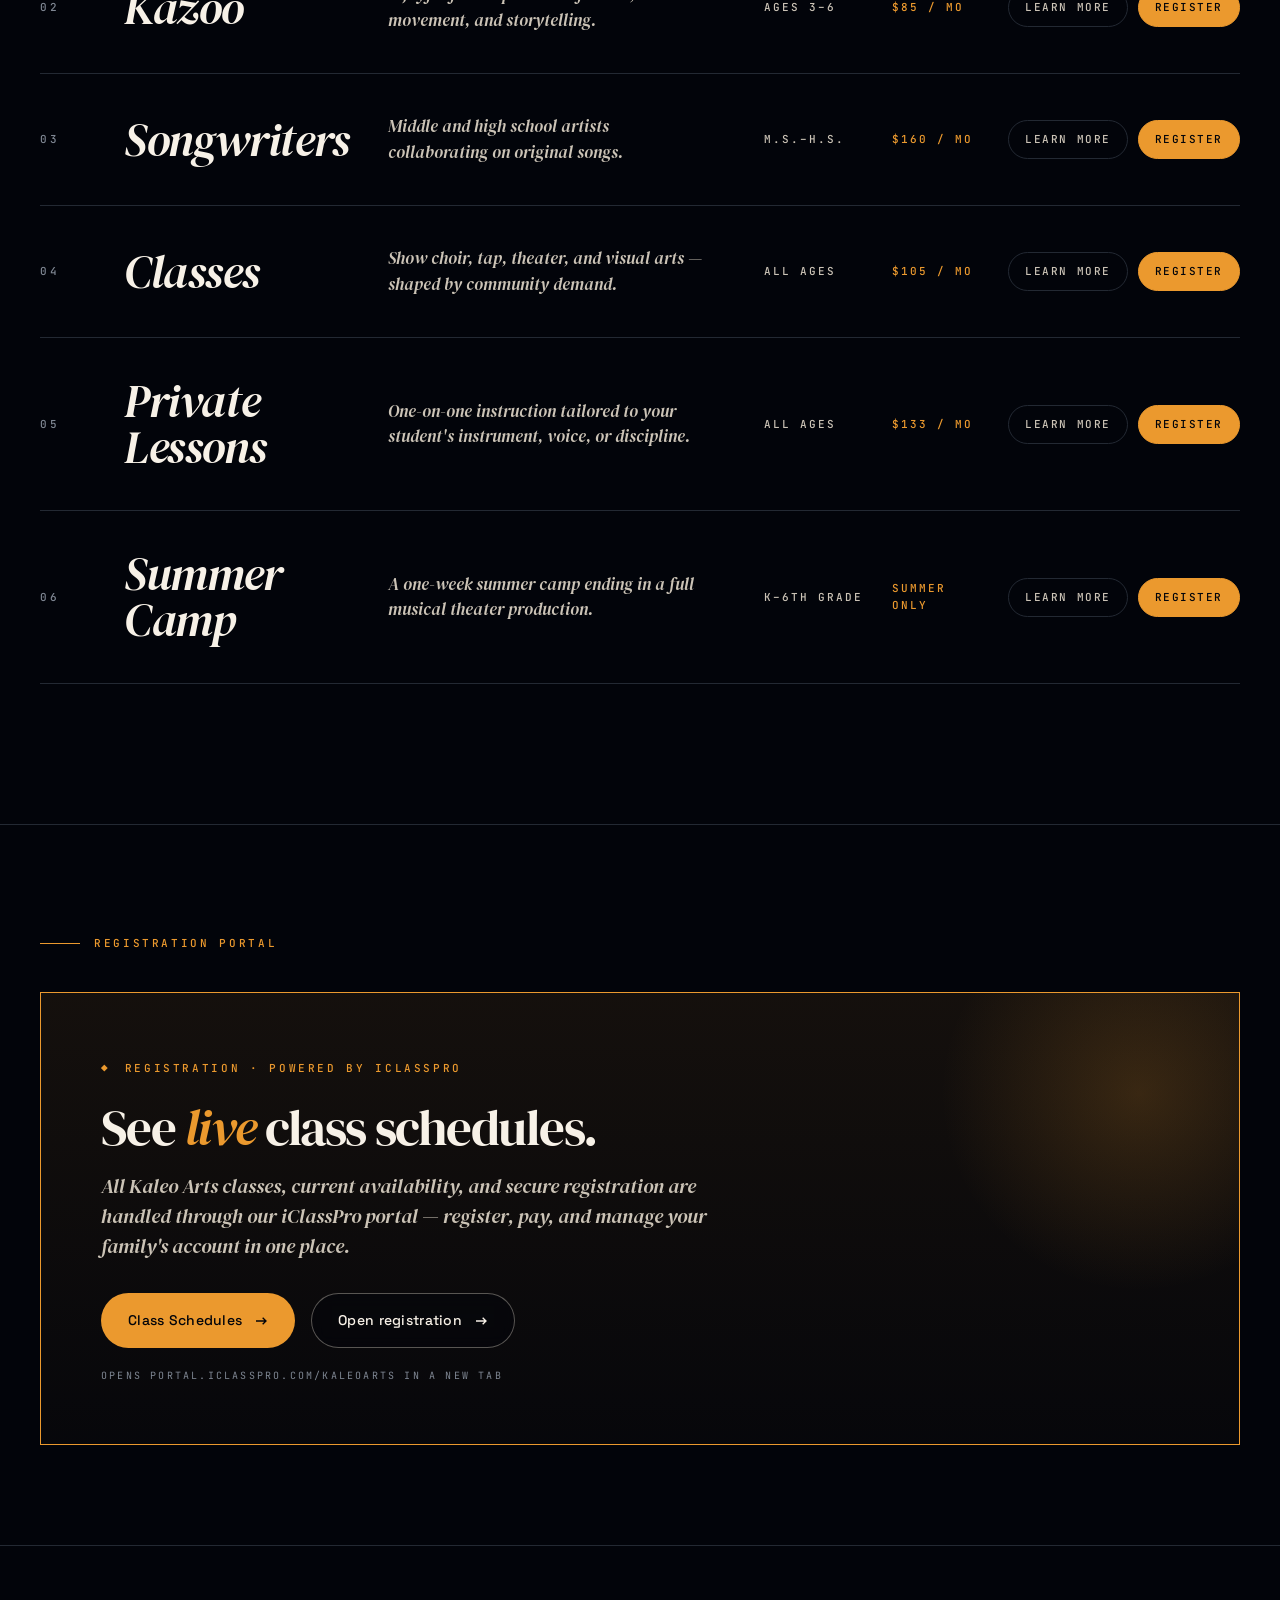
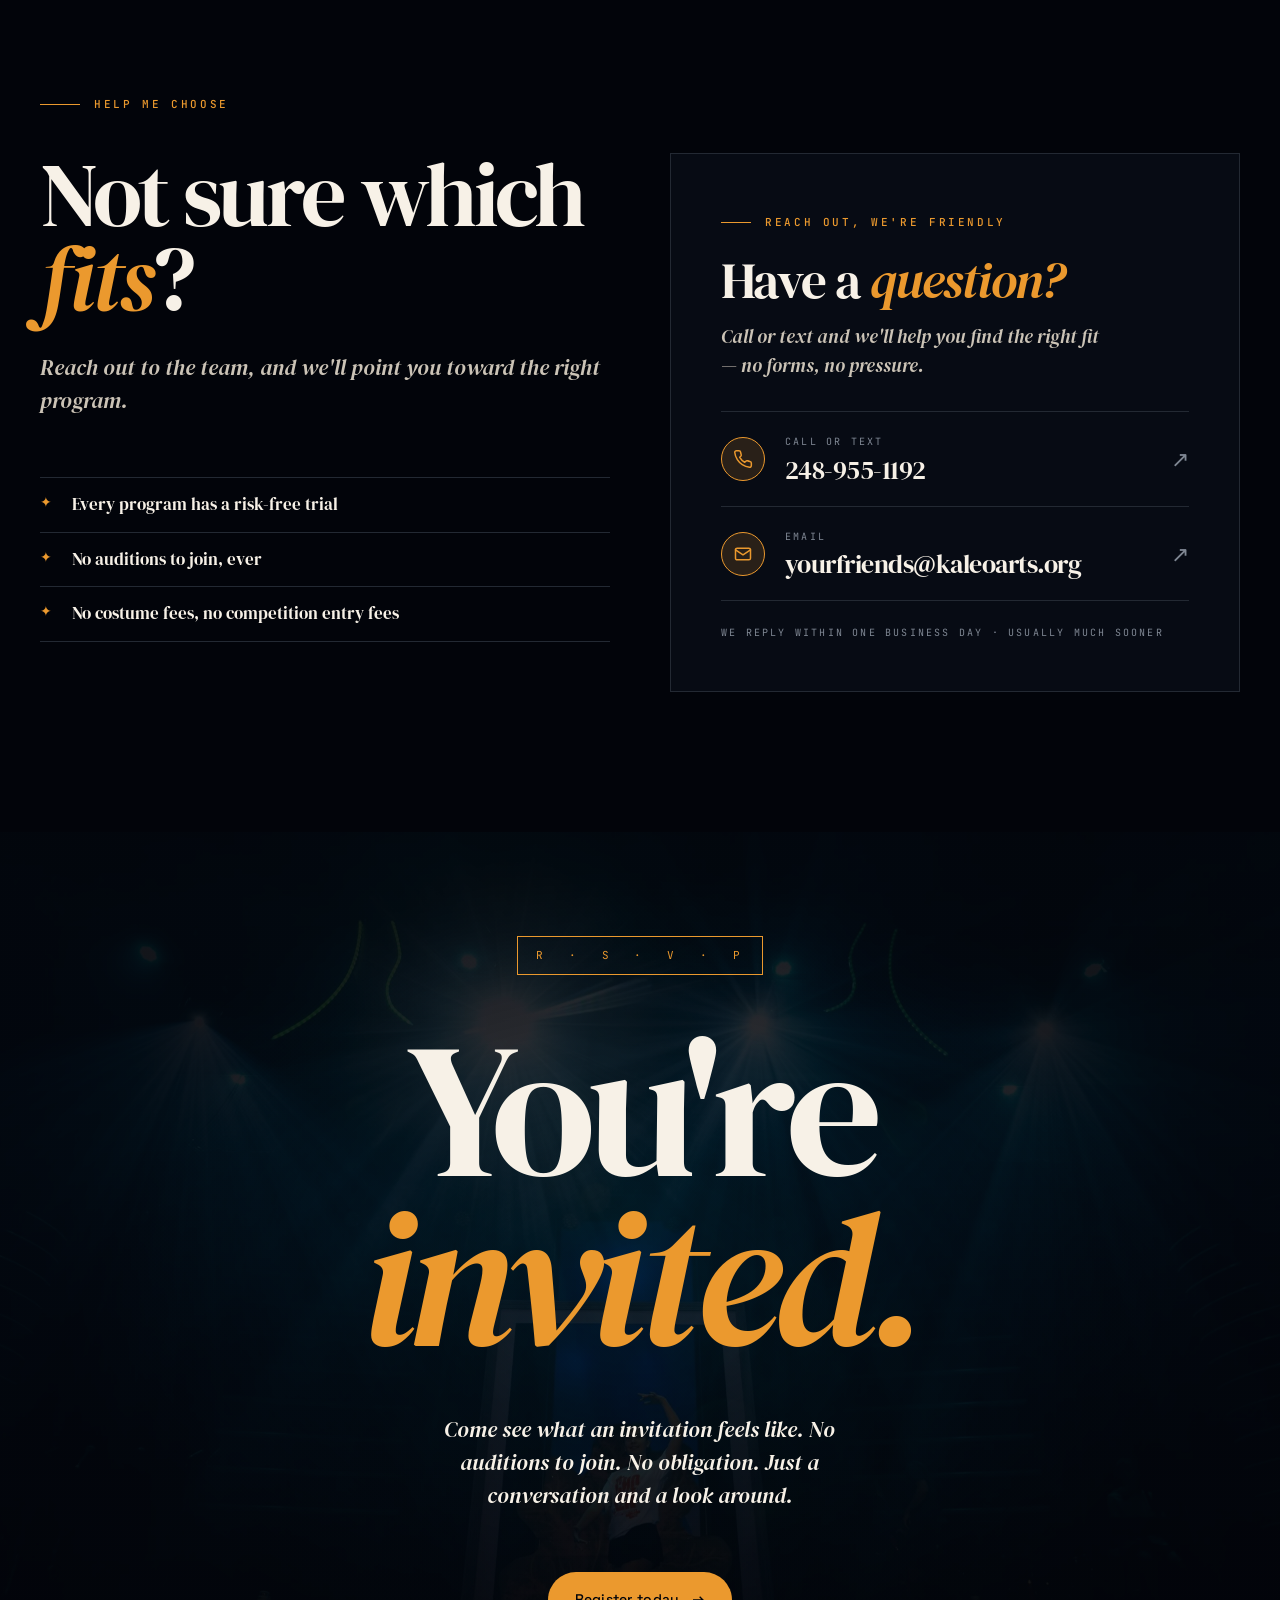
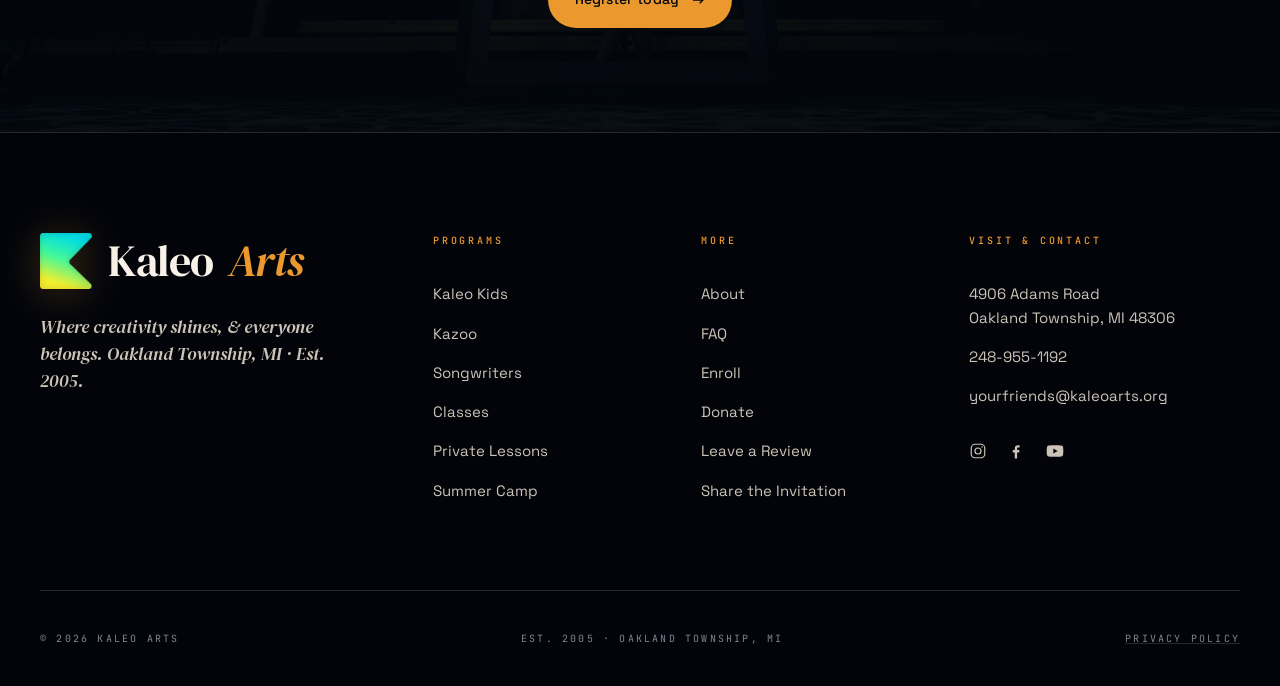
<file: enroll.html>
<!doctype html>
<html lang="en">
<head>
  <link rel="icon" type="image/png" href="/assets/img/logo-kaleo-mark.png">
    <script async src="https://www.googletagmanager.com/gtag/js?id=G-HVM2XD47LP"></script>
    <script>window.dataLayer=window.dataLayer||[];function gtag(){dataLayer.push(arguments);}gtag('js',new Date());gtag('config','G-HVM2XD47LP');gtag('config','AW-18374676562',{'linker':{'domains':['portal.iclasspro.com']}});</script></script>
<script>
function gtag_report_conversion(url) {
  var callback = function () {
    if (typeof(url) != 'undefined') {
      window.location = url;
    }
  };
  gtag('event', 'conversion', {
      'send_to': 'AW-18374676562/lJ2kCN3EtuIcENKg3blE',
      'event_callback': callback
  });
  return false;
}
function kaleoPrivateLessonsRedirect() {
var target = window.innerWidth <= 720 ? 'private-lessons.html#offer-begin' : 'private-lessons.html#offer';
window.location = target;
return false;
}
</script>
<meta charset="utf-8"/>
<meta name="viewport" content="width=device-width, initial-scale=1"/>
<link rel="preload" as="image" href="assets/img/kk-web-09.webp" type="image/webp" fetchpriority="high"/>

<title>Enroll — Pick a Kaleo program | Kaleo Arts</title>
<meta name="description" content="Pick the Kaleo program that fits your family. Every class comes with a risk-free trial."/>
<link rel="canonical" href="https://kaleoarts.org/enroll"/>
<meta property="og:type" content="website"/>
<meta property="og:site_name" content="Kaleo Arts"/>
<meta property="og:url" content="https://kaleoarts.org/enroll"/>
<meta property="og:title" content="Enroll — Pick a Kaleo program | Kaleo Arts"/>
<meta property="og:description" content="Pick the Kaleo program that fits your family. Every class comes with a risk-free trial."/>
<meta property="og:image" content="https://kaleoarts.org/assets/img/kk-web-09.jpg"/>
<meta property="og:image:width" content="2400"/>
<meta property="og:image:height" content="1600"/>
<meta name="twitter:card" content="summary_large_image"/>
<meta name="twitter:title" content="Enroll — Pick a Kaleo program | Kaleo Arts"/>
<meta name="twitter:description" content="Pick the Kaleo program that fits your family. Every class comes with a risk-free trial."/>
<meta name="twitter:image" content="https://kaleoarts.org/assets/img/kk-web-09.jpg"/>

<link rel="preconnect" href="https://fonts.googleapis.com">
<link rel="preconnect" href="https://fonts.gstatic.com" crossorigin>
<link href="https://fonts.googleapis.com/css2?family=DM+Serif+Display:ital@0;1&family=Space+Grotesk:wght@400;500;600;700&family=Newsreader:ital,opsz,wght@0,6..72,300..700;1,6..72,300..700&family=JetBrains+Mono:wght@400;500&display=swap" rel="stylesheet">
<link rel="stylesheet" href="assets/kaleo-v3.css"/>
</head>
<body data-screen-label="Enroll">
<div id="nav-slot"></div>

<!-- ==================== HERO ==================== -->
<section class="hero">
  <picture><source srcset="assets/img/kk-web-09.webp" type="image/webp"/><img class="hero-img" src="assets/img/kk-web-09.jpg" width="2400" height="1600" alt="A director stands with her back to the camera, script in hand, guiding a cast of students gathered around the stage"/></picture>
  <div class="hero-content">
    <div class="wrap-lg">
      <div class="hero-top-meta">
        <span class="l">§ Enroll · You're invited</span>
        <span class="r">  Risk-free trial · </span>
      </div>
    </div>
    <div class="hero-center">
      <div class="wrap-lg">
        <h1 class="hero-title">
          <span class="line"><span class="word" style="animation-delay:.2s">Enroll</span> <span class="word" style="animation-delay:.35s">in</span> <span class="word" style="animation-delay:.48s">a</span></span>
          <span class="line"><span class="word italic" style="animation-delay:.65s">Kaleo</span></span>
          <span class="line"><span class="word" style="animation-delay:.8s">program.</span></span>
        </h1>
      </div>
    </div>
    <div class="wrap-lg">
      <div class="hero-bottom">
        <div class="hero-caption">
          Pick the program that fits your family.  Not sure which one? Tell us a bit about your child below and we'll point you the right way.
          <strong>Something for everyone</strong>
        </div>
        <div class="hero-cta-row">
          <a class="btn btn-primary" href="#programs">Pick a program
            <svg viewBox="0 0 16 12" fill="none" stroke="currentColor" stroke-width="1.6"><path d="M2 6h12m-4-4l4 4-4 4"/></svg>
          </a>
        </div>
      </div>
    </div>
  </div>
  <div class="hero-photo-caption">From the director's mark</div>
</section>

<!-- ==================== TICKER ==================== -->
<div class="ticker" aria-hidden="true">
  <div class="ticker-track">
    <span>Now Casting — Fall Session</span><span class="sep">◆</span>
    <span>Sing · Dance · Act · Write</span><span class="sep">◆</span>
    <span>Ages Three Through Adult</span><span class="sep">◆</span>
    <span>No Auditions to Join</span><span class="sep">◆</span>
    <span>Risk-Free Trial</span><span class="sep">◆</span>
    <span>Now Casting — Fall Session</span><span class="sep">◆</span>
    <span>Sing · Dance · Act · Write</span><span class="sep">◆</span>
    <span>Ages Three Through Adult</span><span class="sep">◆</span>
    <span>No Auditions to Join</span><span class="sep">◆</span>
    <span>Risk-Free Trial</span><span class="sep">◆</span>
  </div>
</div>

<!-- ==================== PROGRAM ROWS — pick one ==================== -->
<section id="programs" class="spread">
  <div class="wrap">
    <span class="plate-label reveal">Pick a program</span>
    <h2 class="section-h reveal r-d1">Six <em>ways</em><br/>to join.</h2>
    <div class="programs">
      <div class="program-row reveal">
<div class="p-num">01</div>
<div class="p-name"><em>Kaleo Kids</em></div>
<div class="p-desc">High-energy performing arts programs that develop talent and grow character.</div>
<div class="p-grade">K–5th grade</div>
<div class="p-price">$160 / mo</div>
<div class="p-actions">
<a class="p-btn p-btn-secondary" href="kaleo-kids.html">Learn more</a>
<a class="p-btn p-btn-primary" href="https://portal.iclasspro.com/kaleoarts/classes?programs=58" target="_blank" rel="noopener" onclick="gtag_report_conversion('https://portal.iclasspro.com/kaleoarts/classes?programs=58'); return false;">Register</a>
</div>
</div>
      <div class="program-row reveal">
<div class="p-num">02</div>
<div class="p-name"><em>Kazoo</em></div>
<div class="p-desc">A joyful first experience of music, movement, and storytelling.</div>
<div class="p-grade">Ages 3–6</div>
<div class="p-price">$85 / mo</div>
<div class="p-actions">
<a class="p-btn p-btn-secondary" href="kazoo.html">Learn more</a>
<a class="p-btn p-btn-primary" href="https://portal.iclasspro.com/kaleoarts/classes?programs=17" target="_blank" rel="noopener" onclick="gtag_report_conversion('https://portal.iclasspro.com/kaleoarts/classes?programs=17'); return false;">Register</a>
</div>
</div>
      <div class="program-row reveal">
<div class="p-num">03</div>
<div class="p-name"><em>Songwriters</em></div>
<div class="p-desc">Middle and high school artists collaborating on original songs.</div>
<div class="p-grade">M.S.–H.S.</div>
<div class="p-price">$160 / mo</div>
<div class="p-actions">
<a class="p-btn p-btn-secondary" href="songwriters.html">Learn more</a>
<a class="p-btn p-btn-primary" href="https://portal.iclasspro.com/kaleoarts/classes?programs=62" target="_blank" rel="noopener" onclick="gtag_report_conversion('https://portal.iclasspro.com/kaleoarts/classes?programs=62'); return false;">Register</a>
</div>
</div>
      <div class="program-row reveal">
<div class="p-num">04</div>
<div class="p-name"><em>Classes</em></div>
<div class="p-desc">Show choir, tap, theater, and visual arts — shaped by community demand.</div>
<div class="p-grade">All ages</div>
<div class="p-price">$105 / mo</div>
<div class="p-actions">
<a class="p-btn p-btn-secondary" href="classes.html">Learn more</a>
<a class="p-btn p-btn-primary" href="https://portal.iclasspro.com/kaleoarts/classes?programs=59" target="_blank" rel="noopener" onclick="gtag_report_conversion('https://portal.iclasspro.com/kaleoarts/classes?programs=59'); return false;">Register</a>
</div>
</div>
      <div class="program-row reveal">
<div class="p-num">05</div>
<div class="p-name"><em>Private Lessons</em></div>
<div class="p-desc">One-on-one instruction tailored to your student's instrument, voice, or discipline.</div>
<div class="p-grade">All ages</div>
<div class="p-price">$133 / mo</div>
<div class="p-actions">
<a class="p-btn p-btn-secondary" href="private-lessons.html">Learn more</a>
<a class="p-btn p-btn-primary" href="private-lessons.html#offer" onclick="return kaleoPrivateLessonsRedirect();">Register</a>
</div>
</div>
      <div class="program-row reveal">
<div class="p-num">06</div>
<div class="p-name"><em>Summer Camp</em></div>
<div class="p-desc">A one-week summer camp ending in a full musical theater production.</div>
<div class="p-grade">K–6th grade</div>
<div class="p-price">Summer only</div>
<div class="p-actions">
<a class="p-btn p-btn-secondary" href="spark-camp.html">Learn more</a>
<a class="p-btn p-btn-primary" href="https://portal.iclasspro.com/kaleoarts/classes" target="_blank" rel="noopener" onclick="gtag_report_conversion('https://portal.iclasspro.com/kaleoarts/classes'); return false;">Register</a>
</div>
</div>
    </div>
  </div>
</section>

<!-- ==================== iCLASSPRO PORTAL ==================== -->
<section class="spread tight" style="border-top: 1px solid var(--rule);">
  <div class="wrap">
    <span class="plate-label reveal">Registration portal</span>
    <div class="iclass-card reveal r-d1">
      <div class="ic-eye">Registration · Powered by iClassPro</div>
      <h3>See <em>live</em> class schedules.</h3>
      <p>All Kaleo Arts classes, current availability, and secure registration are handled through our iClassPro portal — register, pay, and manage your family's account in one place.</p>
      <div class="iclass-cta">
        <a class="btn btn-primary" href="https://portal.iclasspro.com/kaleoarts/classes" target="_blank" rel="noopener" aria-label="Open Class Schedules" onclick="gtag_report_conversion('https://portal.iclasspro.com/kaleoarts/classes'); return false;">Class Schedules
          <svg viewBox="0 0 16 12" fill="none" stroke="currentColor" stroke-width="1.6"><path d="M2 6h12m-4-4l4 4-4 4"/></svg>
        </a>
        <a class="btn btn-secondary" href="https://portal.iclasspro.com/kaleoarts/classes" target="_blank" rel="noopener" onclick="gtag_report_conversion('https://portal.iclasspro.com/kaleoarts/classes'); return false;">Open registration
          <svg viewBox="0 0 16 12" fill="none" stroke="currentColor" stroke-width="1.6"><path d="M2 6h12m-4-4l4 4-4 4"/></svg>
        </a>
      </div>
      <div class="iclass-hint">Opens portal.iclasspro.com/kaleoarts in a new tab</div>
    </div>
  </div>
</section>

<!-- ==================== NOT SURE? ==================== -->
<section class="spread" style="border-top: 1px solid var(--rule);">
  <div class="wrap">
    <span class="plate-label reveal">Help me choose</span>
    <div style="display:grid; grid-template-columns: 1fr 1fr; gap: 60px; align-items: start;" class="lead-grid">
      <div class="reveal">
        <h2 class="section-h" style="margin-bottom: 30px;">Not sure which <em>fits</em>?</h2>
        <p class="section-lede">Reach out to the team, and we'll point you toward the right program.</p>
        <ul class="includes" style="margin-top: 40px;">
          <li>Every program has a risk-free trial</li>
          <li>No auditions to join, ever</li>
          <li>No costume fees, no competition entry fees</li>
        </ul>
      </div>
      <div class="contact-card reveal r-d1">
        <div class="cc-eye">Reach out, we're friendly</div>
        <h3>Have a <em>question?</em></h3>
        <p class="cc-lede">Call or text and we'll help you find the right fit — no forms, no pressure.</p>

        <a class="cc-row" href="tel:+12489551192">
          <div class="cc-icon" aria-hidden="true">
            <svg viewBox="0 0 24 24" width="20" height="20" fill="none" stroke="currentColor" stroke-width="1.8" stroke-linecap="round" stroke-linejoin="round"><path d="M22 16.92v3a2 2 0 0 1-2.18 2 19.79 19.79 0 0 1-8.63-3.07 19.5 19.5 0 0 1-6-6 19.79 19.79 0 0 1-3.07-8.67A2 2 0 0 1 4.11 2h3a2 2 0 0 1 2 1.72c.13.96.36 1.9.7 2.81a2 2 0 0 1-.45 2.11L8.09 9.91a16 16 0 0 0 6 6l1.27-1.27a2 2 0 0 1 2.11-.45c.91.34 1.85.57 2.81.7A2 2 0 0 1 22 16.92z"/></svg>
          </div>
          <div class="cc-body">
            <div class="cc-label">Call or text</div>
            <div class="cc-value">248-955-1192</div>
          </div>
          <div class="cc-arrow">↗</div>
        </a>

        <a class="cc-row" href="mailto:yourfriends@kaleoarts.org">
          <div class="cc-icon" aria-hidden="true">
            <svg viewBox="0 0 24 24" width="20" height="20" fill="none" stroke="currentColor" stroke-width="1.8" stroke-linecap="round" stroke-linejoin="round"><rect x="3" y="5" width="18" height="14" rx="2"/><path d="M3 7l9 6 9-6"/></svg>
          </div>
          <div class="cc-body">
            <div class="cc-label">Email</div>
            <div class="cc-value">yourfriends@kaleoarts.org</div>
          </div>
          <div class="cc-arrow">↗</div>
        </a>

        <div class="cc-note">We reply within one business day · usually much sooner</div>
      </div>
    </div>
  </div>
</section>

<style>@media (max-width: 960px) { .lead-grid { grid-template-columns: 1fr !important; gap: 40px !important; } }
.program-row { grid-template-columns: 56px 1.05fr 1.55fr 100px 90px 230px; gap: 28px; }
.p-actions { display: flex; gap: 10px; justify-content: flex-end; align-items: center; }
.p-btn { font-family: 'JetBrains Mono', monospace; font-size: 11px; font-weight: 500; letter-spacing: 0.14em; text-transform: uppercase; padding: 10px 16px; border: 1px solid var(--rule); border-radius: 999px; white-space: nowrap; transition: border-color .3s, background .3s, color .3s; }
.p-btn-secondary { color: var(--cream-mute); }
.p-btn-secondary:hover { border-color: var(--amber); color: var(--amber); }
.p-btn-primary { background: var(--amber); color: var(--stage); border-color: var(--amber); }
.p-btn-primary:hover { background: var(--cream); border-color: var(--cream); }
@media (max-width: 960px) {
.program-row { grid-template-columns: 40px 1fr; gap: 12px; }
.p-desc, .p-grade, .p-price, .p-actions { grid-column: 2; }
.p-actions { justify-content: flex-start; margin-top: 8px; }
}
@media (max-width: 720px) {
.program-row { grid-template-columns: 1fr !important; }
.p-num { display: none !important; }
.p-name, .p-desc, .p-grade, .p-price, .p-actions { grid-column: 1 !important; }
.p-actions { flex-wrap: wrap; margin-top: 10px; }
.p-btn { flex: 1; text-align: center; }
.section-h { font-size: 46px !important; line-height: 1.02; }
}
</style>

<!-- ==================== FINAL ==================== -->
<section class="final">
  <picture><source srcset="assets/img/kaleo-33.webp" type="image/webp"/><img src="assets/img/kaleo-33.jpg" width="2400" height="1597" alt="A single performer stands framed by spotlight beams pouring down on a smoke-filled stage" loading="lazy" data-parallax="0.05"/></picture>
  <div class="final-content">
    <span class="rsvp-eye reveal">R &nbsp;·&nbsp; S &nbsp;·&nbsp; V &nbsp;·&nbsp; P</span>
    <h2 class="reveal r-d1">You're<br/><em>invited.</em></h2>
    <p class="reveal r-d2">Come see what an invitation feels like. No auditions to join. No obligation. Just a conversation and a look around.</p>
    <div class="cta-row reveal r-d3">
      <a class="btn btn-primary" href="https://portal.iclasspro.com/kaleoarts/classes" target="_blank" rel="noopener" onclick="gtag_report_conversion('https://portal.iclasspro.com/kaleoarts/classes'); return false;">Register today
        <svg viewBox="0 0 16 12" fill="none" stroke="currentColor" stroke-width="1.6"><path d="M2 6h12m-4-4l4 4-4 4"/></svg>
      </a>
    </div>
  </div>
</section>

<div id="footer-slot"></div>

<script>window.__page = 'enroll';</script>
<script src="assets/chrome-v3.js"></script>
</body>
</html>
</file>
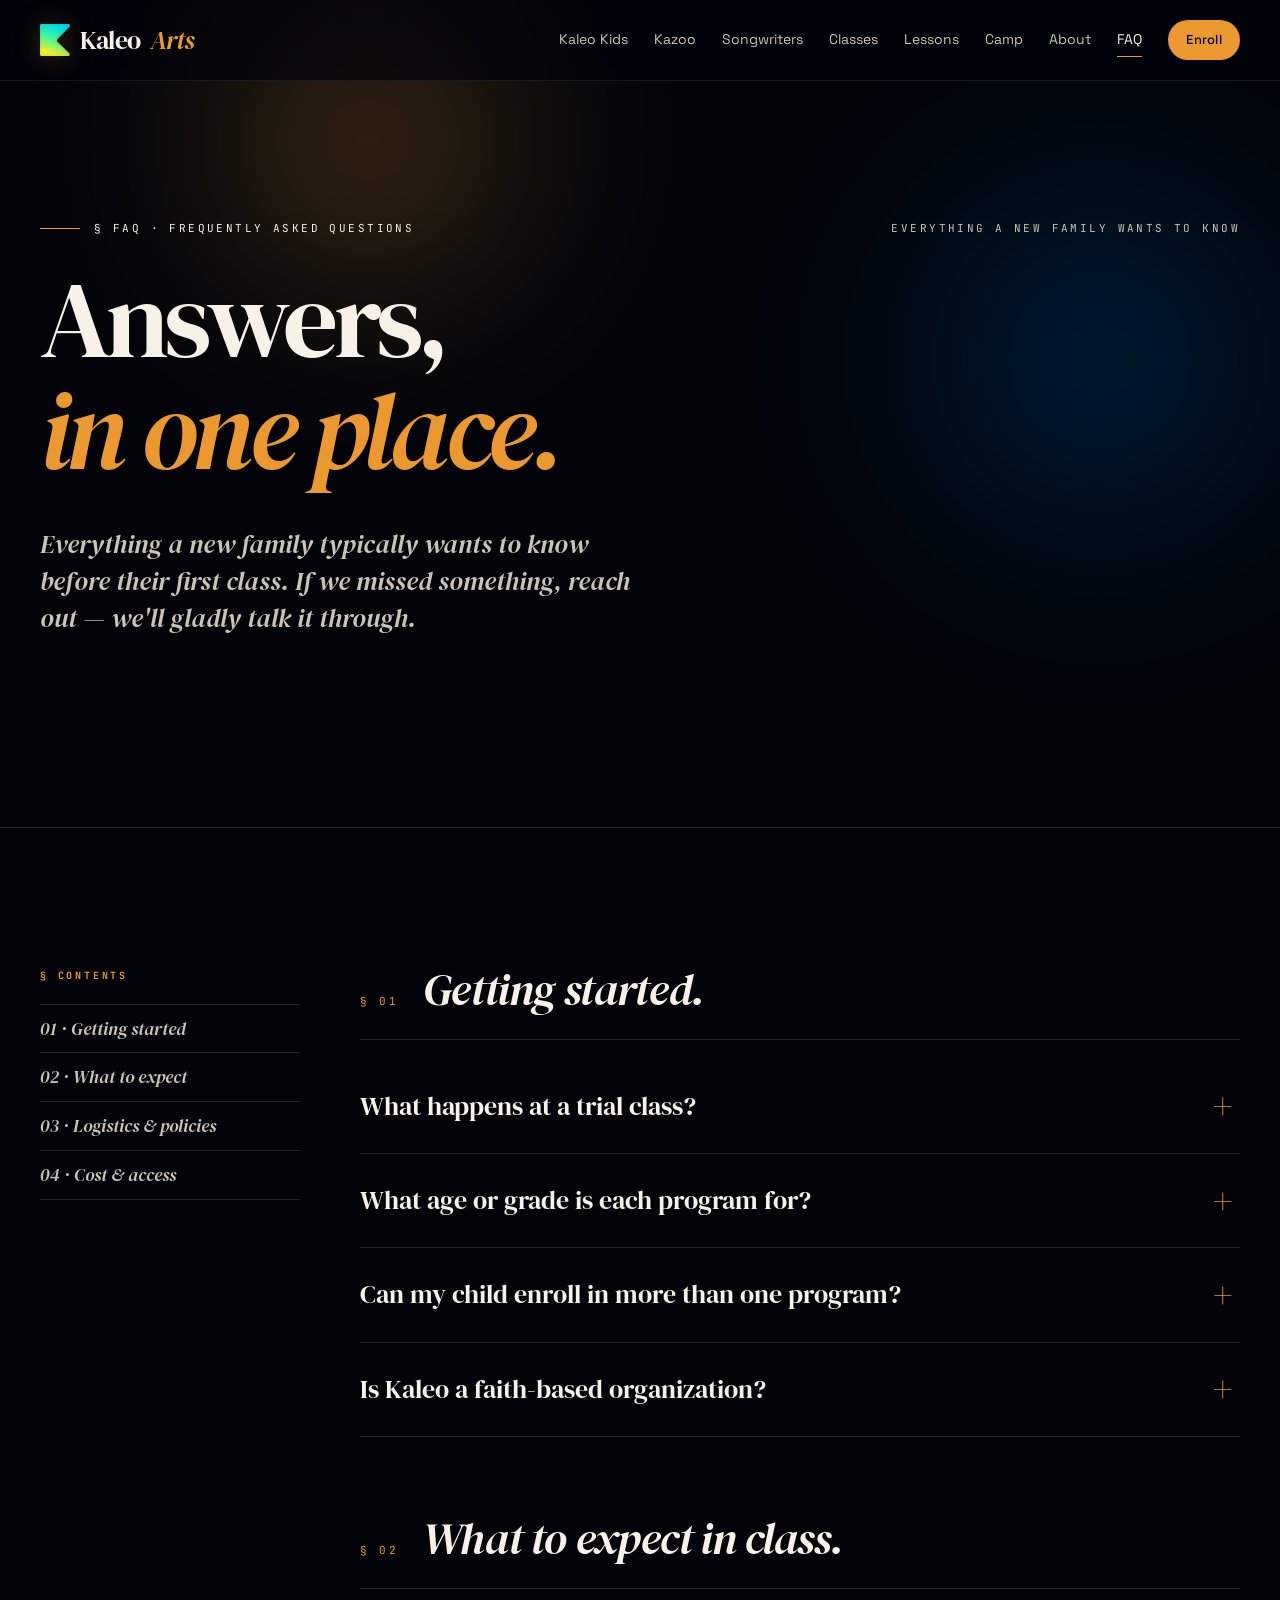
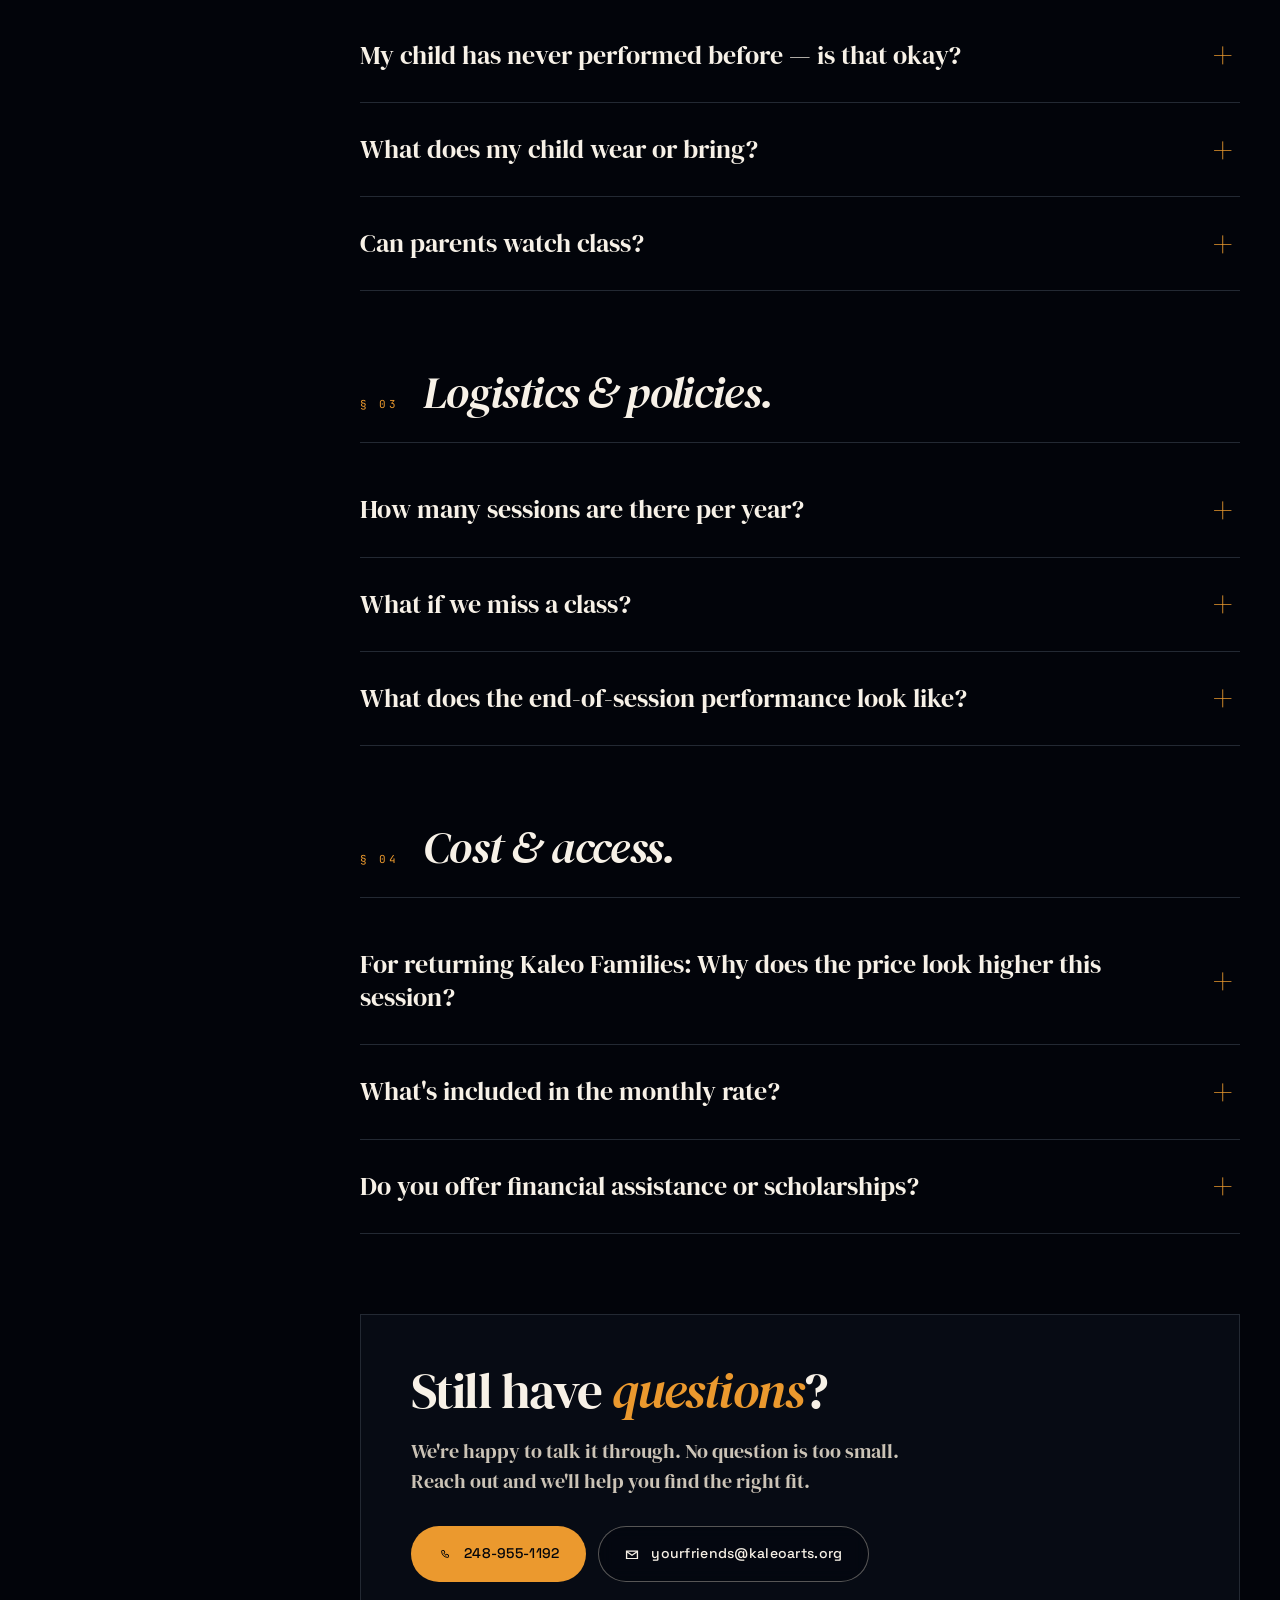
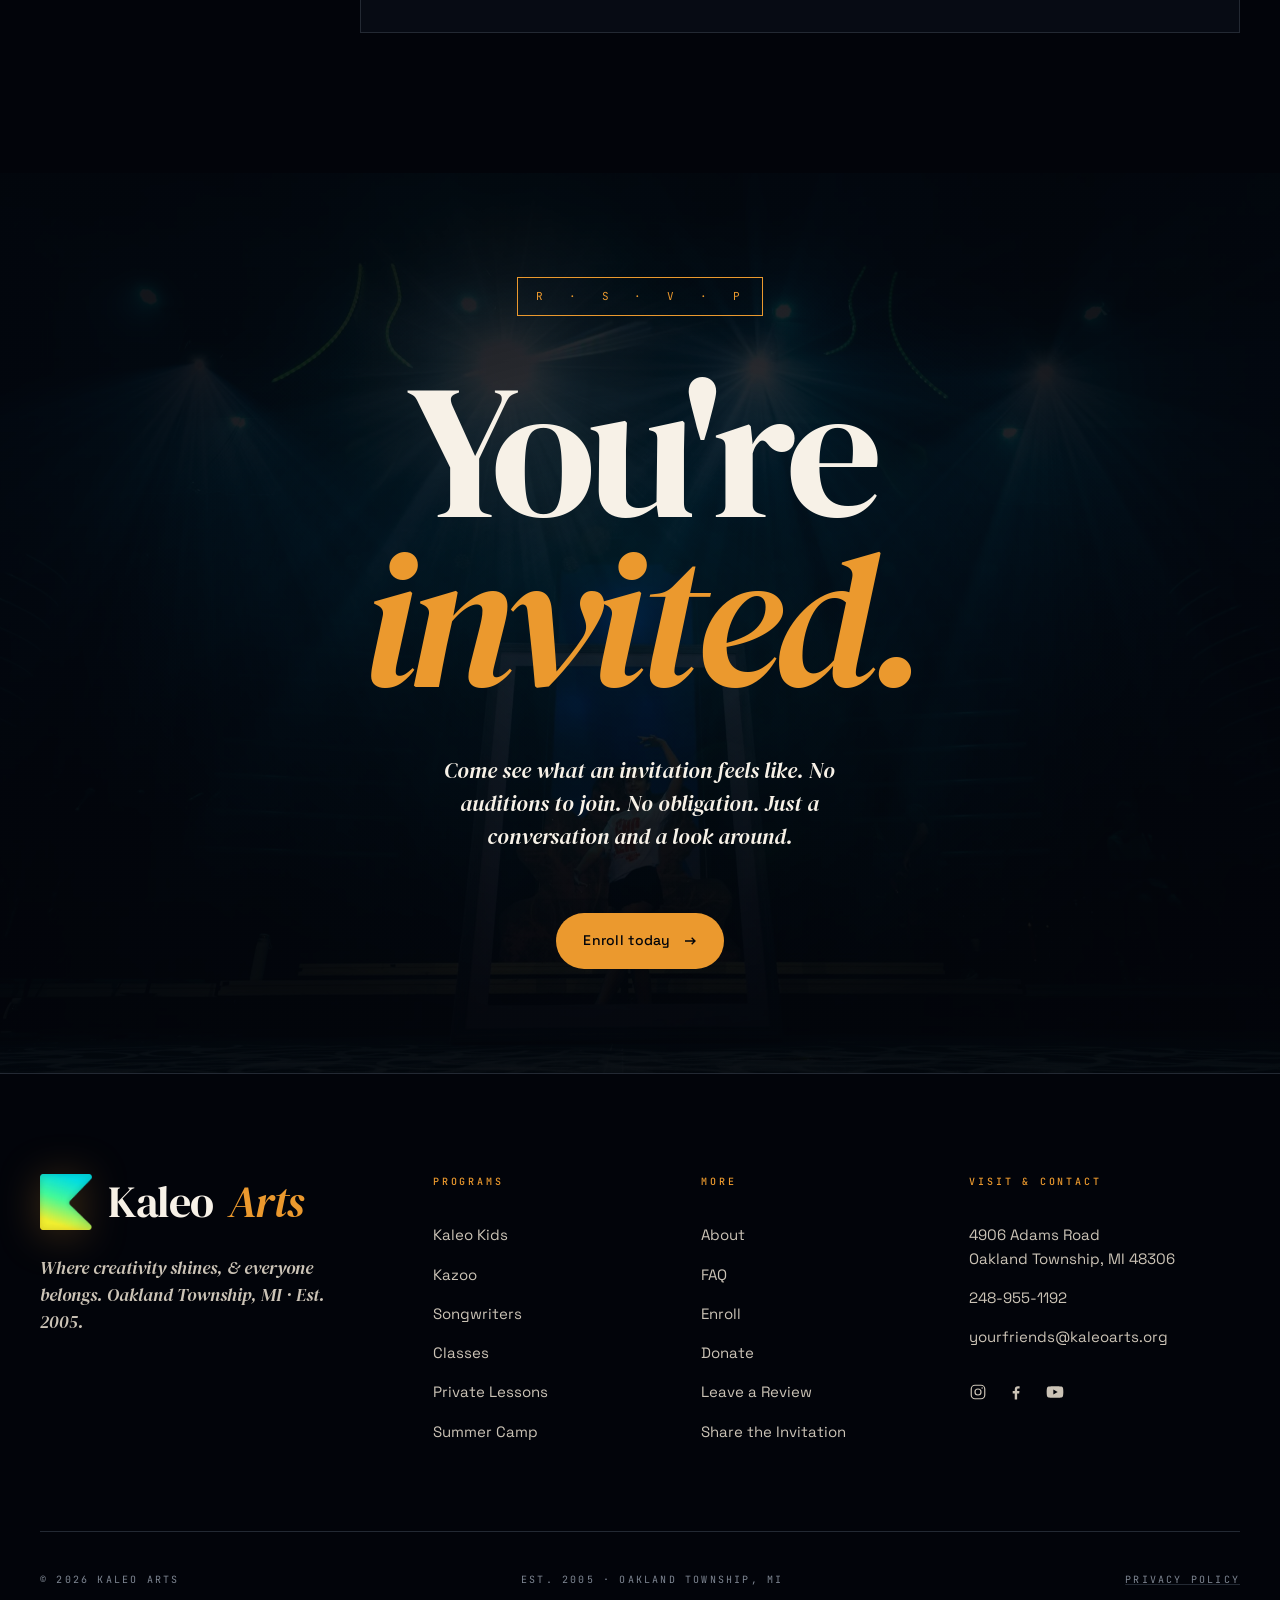
<file: faq.html>
<!doctype html>
<html lang="en">
<head>
  <link rel="icon" type="image/png" href="/assets/img/logo-kaleo-mark.png">
    <script async src="https://www.googletagmanager.com/gtag/js?id=G-HVM2XD47LP"></script>
    <script>window.dataLayer=window.dataLayer||[];function gtag(){dataLayer.push(arguments);}gtag('js',new Date());gtag('config','G-HVM2XD47LP');gtag('config','AW-18374676562',{'linker':{'domains':['portal.iclasspro.com']}});</script></script>
<meta charset="utf-8"/>
<meta name="viewport" content="width=device-width, initial-scale=1"/>
<title>Frequently asked questions — Kaleo Arts</title>
<meta name="description" content="Answers in one place. Everything a new family typically wants to know before their first class at Kaleo Arts."/>
<link rel="canonical" href="https://kaleoarts.org/faq"/>
<meta property="og:type" content="website"/>
<meta property="og:site_name" content="Kaleo Arts"/>
<meta property="og:url" content="https://kaleoarts.org/faq"/>
<meta property="og:title" content="Frequently asked questions — Kaleo Arts"/>
<meta property="og:description" content="Answers in one place. Everything a new family typically wants to know before their first class at Kaleo Arts."/>
<meta property="og:image" content="https://kaleoarts.org/assets/img/kaleo-33.jpg"/>
<meta property="og:image:width" content="2400"/>
<meta property="og:image:height" content="1597"/>
<meta name="twitter:card" content="summary_large_image"/>
<meta name="twitter:title" content="Frequently asked questions — Kaleo Arts"/>
<meta name="twitter:description" content="Answers in one place. Everything a new family typically wants to know before their first class at Kaleo Arts."/>
<meta name="twitter:image" content="https://kaleoarts.org/assets/img/kaleo-33.jpg"/>

<link rel="preconnect" href="https://fonts.googleapis.com">
<link rel="preconnect" href="https://fonts.gstatic.com" crossorigin>
<link href="https://fonts.googleapis.com/css2?family=DM+Serif+Display:ital@0;1&family=Space+Grotesk:wght@400;500;600;700&family=Newsreader:ital,opsz,wght@0,6..72,300..700;1,6..72,300..700&family=JetBrains+Mono:wght@400;500&display=swap" rel="stylesheet">
<link rel="stylesheet" href="assets/kaleo-v3.css"/>
<style>
  .faq-wrap {
    display: grid;
    grid-template-columns: 260px 1fr;
    gap: 60px;
    align-items: start;
  }
  .faq-toc {
    position: sticky;
    top: 120px;
  }
  .faq-toc h4 {
    font-family: 'JetBrains Mono', monospace;
    font-size: 10px;
    letter-spacing: 0.28em;
    color: var(--amber);
    text-transform: uppercase;
    margin-bottom: 20px;
  }
  .faq-toc a {
    display: block;
    padding: 10px 0;
    font-family: 'DM Serif Display', serif;
    font-style: italic;
    font-size: 18px;
    color: var(--cream-mute);
    border-top: 1px solid var(--rule);
    transition: color .2s, padding-left .2s;
  }
  .faq-toc a:last-child { border-bottom: 1px solid var(--rule); }
  .faq-toc a:hover { color: var(--amber); padding-left: 6px; }
  @media (max-width: 960px) {
    .faq-wrap { grid-template-columns: 1fr; gap: 40px; }
    .faq-toc { position: static; }
  }
</style>
</head>
<body data-screen-label="FAQ">
<div id="nav-slot"></div>

<!-- ==================== HERO — typographic ==================== -->
<section class="hero hero-typo">
  <span class="spot a"></span>
  <span class="spot b"></span>
  <div class="hero-content wrap-lg">
    <div class="hero-top-meta">
      <span class="l">§ FAQ · Frequently asked questions</span>
      <span class="r">Everything a new family wants to know</span>
    </div>
    <div class="hero-center">
      <div style="width:100%;">
        <h1 class="hero-title">
          <span class="line"><span class="word" style="animation-delay:.2s">Answers,</span></span>
          <span class="line"><span class="word italic" style="animation-delay:.4s">in</span> <span class="word italic" style="animation-delay:.52s">one</span> <span class="word italic" style="animation-delay:.65s">place.</span></span>
        </h1>
        <p class="hero-lede">Everything a new family typically wants to know before their first class. If we missed something, reach out — we'll gladly talk it through.</p>
      </div>
    </div>
  </div>
</section>

<!-- ==================== FAQ ==================== -->
<section class="spread">
  <div class="wrap">
    <div class="faq-wrap">
      <aside class="faq-toc reveal">
        <h4>§ Contents</h4>
        <a href="#start">01 · Getting started</a>
        <a href="#class">02 · What to expect</a>
        <a href="#logistics">03 · Logistics &amp; policies</a>
        <a href="#cost">04 · Cost &amp; access</a>
      </aside>

      <div>
        <!-- Group 01 -->
        <div id="start" class="faq-group reveal">
          <div class="faq-group-head">
            <span class="num">§ 01</span>
            <h2>Getting <em>started</em>.</h2>
          </div>
          <details class="faq-item">
            <summary>What happens at a trial class?</summary>
            <div class="a">You and your child join a real class alongside current students — no separate "sample" session. Your child jumps into the rotation and gets a feel for singing, dancing, and acting side by side with the group they'd actually be joining.</div>
          </details>
          <details class="faq-item">
            <summary>What age or grade is each program for?</summary>
            <div class="a">
              <ul style="margin: 0 0 12px; padding-left: 1.1em;">
                <li>Kazoo — ages 3–6</li>
                <li>Kaleo Kids — K–5th grade</li>
                <li>Songwriters — 6th–12th grade</li>
                <li>Group Classes — 6th grade–Adult</li>
                <li>Summer Camp — K–12th grade</li>
              </ul>
              If you're not sure which fits, reach out, and we'll help you figure it out.
            </div>
          </details>
          <details class="faq-item">
            <summary>Can my child enroll in more than one program?</summary>
            <div class="a">Absolutely — many families mix and match, especially with Kazoo's shorter 30-minute classes.</div>
          </details>
          <details class="faq-item">
            <summary>Is Kaleo a faith-based organization?</summary>
            <div class="a">Kaleo Arts got its start through Kensington Church, and that heart for people still shapes how we welcome every family who walks through our doors. But Kaleo's classes themselves are for everyone — we serve families of every background and belief, and our curriculum isn't faith-based. If you're looking for a program with faith-integrated curriculum, check out our direct Church Partnerships, listed in our class offerings, or check out Spark, our sister program built around that.</div>
          </details>
        </div>

        <!-- Group 02 -->
        <div id="class" class="faq-group reveal">
          <div class="faq-group-head">
            <span class="num">§ 02</span>
            <h2>What to expect <em>in class</em>.</h2>
          </div>
          <details class="faq-item">
            <summary>My child has never performed before — is that okay?</summary>
            <div class="a">That's most kids who walk through our doors. There are no auditions to join and no experience required for any program — we meet every child right where they are.</div>
          </details>
          <details class="faq-item">
            <summary>What does my child wear or bring?</summary>
            <div class="a">Comfortable clothes they can move in. We'll let you know if a specific class calls for anything more.</div>
          </details>
          <details class="faq-item">
            <summary>Can parents watch class?</summary>
            <div class="a">Yes — reach out to your program contact for specifics on observation and drop-off/pick-up.</div>
          </details>
        </div>

        <!-- Group 03 -->
        <div id="logistics" class="faq-group reveal">
          <div class="faq-group-head">
            <span class="num">§ 03</span>
            <h2>Logistics &amp; <em>policies</em>.</h2>
          </div>
          <details class="faq-item">
            <summary>How many sessions are there per year?</summary>
            <div class="a">Kaleo Kids runs five sessions a year, each ending in a live stage performance. Other programs follow their own session calendars — ask when you enroll.</div>
          </details>
          <details class="faq-item">
            <summary>What if we miss a class?</summary>
            <div class="a">Reach out to your program contact about makeup options.</div>
          </details>
          <details class="faq-item">
            <summary>What does the end-of-session performance look like?</summary>
            <div class="a">A real stage, real lights, microphones, and a full set — built around your child's class, not a three-hour recital where they're on stage for five minutes.</div>
          </details>
        </div>

        <!-- Group 04 -->
        <div id="cost" class="faq-group reveal">
          <div class="faq-group-head">
            <span class="num">§ 04</span>
            <h2>Cost &amp; <em>access</em>.</h2>
          </div>
          <details class="faq-item">
            <summary>For returning Kaleo Families: Why does the price look higher this session?</summary>
            <div class="a">We added more classes to this session, so the total is higher, but the price per class is about the same as always. We also don't charge costume fees, class attire requirements (ballet shoes, leotards, dance shoes, etc.), or competition fees like many studios do, so there are no surprise add-ons later. Questions about your family's pricing? Just reach out.</div>
          </details>
          <details class="faq-item">
            <summary>What's included in the monthly rate?</summary>
            <div class="a">Weekly class time and the end-of-session performance. We don't charge costume fees or competition entry fees — the price you see is the price you pay.</div>
          </details>
          <details class="faq-item">
            <summary>Do you offer financial assistance or scholarships?</summary>
            <div class="a">Yes. Through our nonprofit partnership with Abide Ministries, we're committed to making sure the invitation stays open to every family regardless of financial situation. Visit our About page or reach out directly to ask about scholarship options.</div>
          </details>
        </div>

        <div class="reveal" style="margin-top: 80px; padding: 50px; background: var(--stage-2); border: 1px solid var(--rule);">
          <h2 style="font-family: 'DM Serif Display', serif; font-weight: 400; font-size: clamp(32px, 4vw, 52px); line-height: 1; letter-spacing: -0.03em; color: var(--cream); margin-bottom: 20px;">Still have <em style="color: var(--amber);">questions</em>?</h2>
          <p style="font-family: 'DM Serif Display', serif; font-size: 20px; line-height: 1.5; color: var(--cream-mute); margin-bottom: 30px; max-width: 50ch;">We're happy to talk it through. No question is too small. Reach out and we'll help you find the right fit.</p>
          <div style="display: flex; flex-wrap: wrap; gap: 12px;">
            <a class="btn btn-primary" href="tel:+12489551192">
              <svg viewBox="0 0 16 16" fill="none" stroke="currentColor" stroke-width="1.6" aria-hidden="true"><path d="M3.5 2.5h3l1.2 3-1.6 1a8 8 0 0 0 3.4 3.4l1-1.6 3 1.2v3a1 1 0 0 1-1 1A11 11 0 0 1 2.5 3.5a1 1 0 0 1 1-1Z"/></svg>
              248-955-1192
            </a>
            <a class="btn btn-secondary" href="mailto:yourfriends@kaleoarts.org">
              <svg viewBox="0 0 16 12" fill="none" stroke="currentColor" stroke-width="1.6" aria-hidden="true"><path d="M1.5 2.5h13v9h-13z"/><path d="m1.5 3 6.5 4.5L14.5 3"/></svg>
              yourfriends@kaleoarts.org
            </a>
          </div>
        </div>
      </div>
    </div>
  </div>
</section>

<!-- ==================== FINAL ==================== -->
<section class="final">
  <picture><source srcset="assets/img/kaleo-33.webp" type="image/webp"/><img src="assets/img/kaleo-33.jpg" width="2400" height="1597" alt="A single performer stands framed by spotlight beams pouring down on a smoke-filled stage" loading="lazy" data-parallax="0.05"/></picture>
  <div class="final-content">
    <span class="rsvp-eye reveal">R &nbsp;·&nbsp; S &nbsp;·&nbsp; V &nbsp;·&nbsp; P</span>
    <h2 class="reveal r-d1">You're<br/><em>invited.</em></h2>
    <p class="reveal r-d2">Come see what an invitation feels like. No auditions to join. No obligation. Just a conversation and a look around.</p>
    <div class="cta-row reveal r-d3">
      <a class="btn btn-primary" href="enroll.html">Enroll today
        <svg viewBox="0 0 16 12" fill="none" stroke="currentColor" stroke-width="1.6"><path d="M2 6h12m-4-4l4 4-4 4"/></svg>
      </a>
    </div>
  </div>
</section>

<div id="footer-slot"></div>

<script>window.__page = 'faq';</script>
<script src="assets/chrome-v3.js"></script>
</body>
</html>
</file>
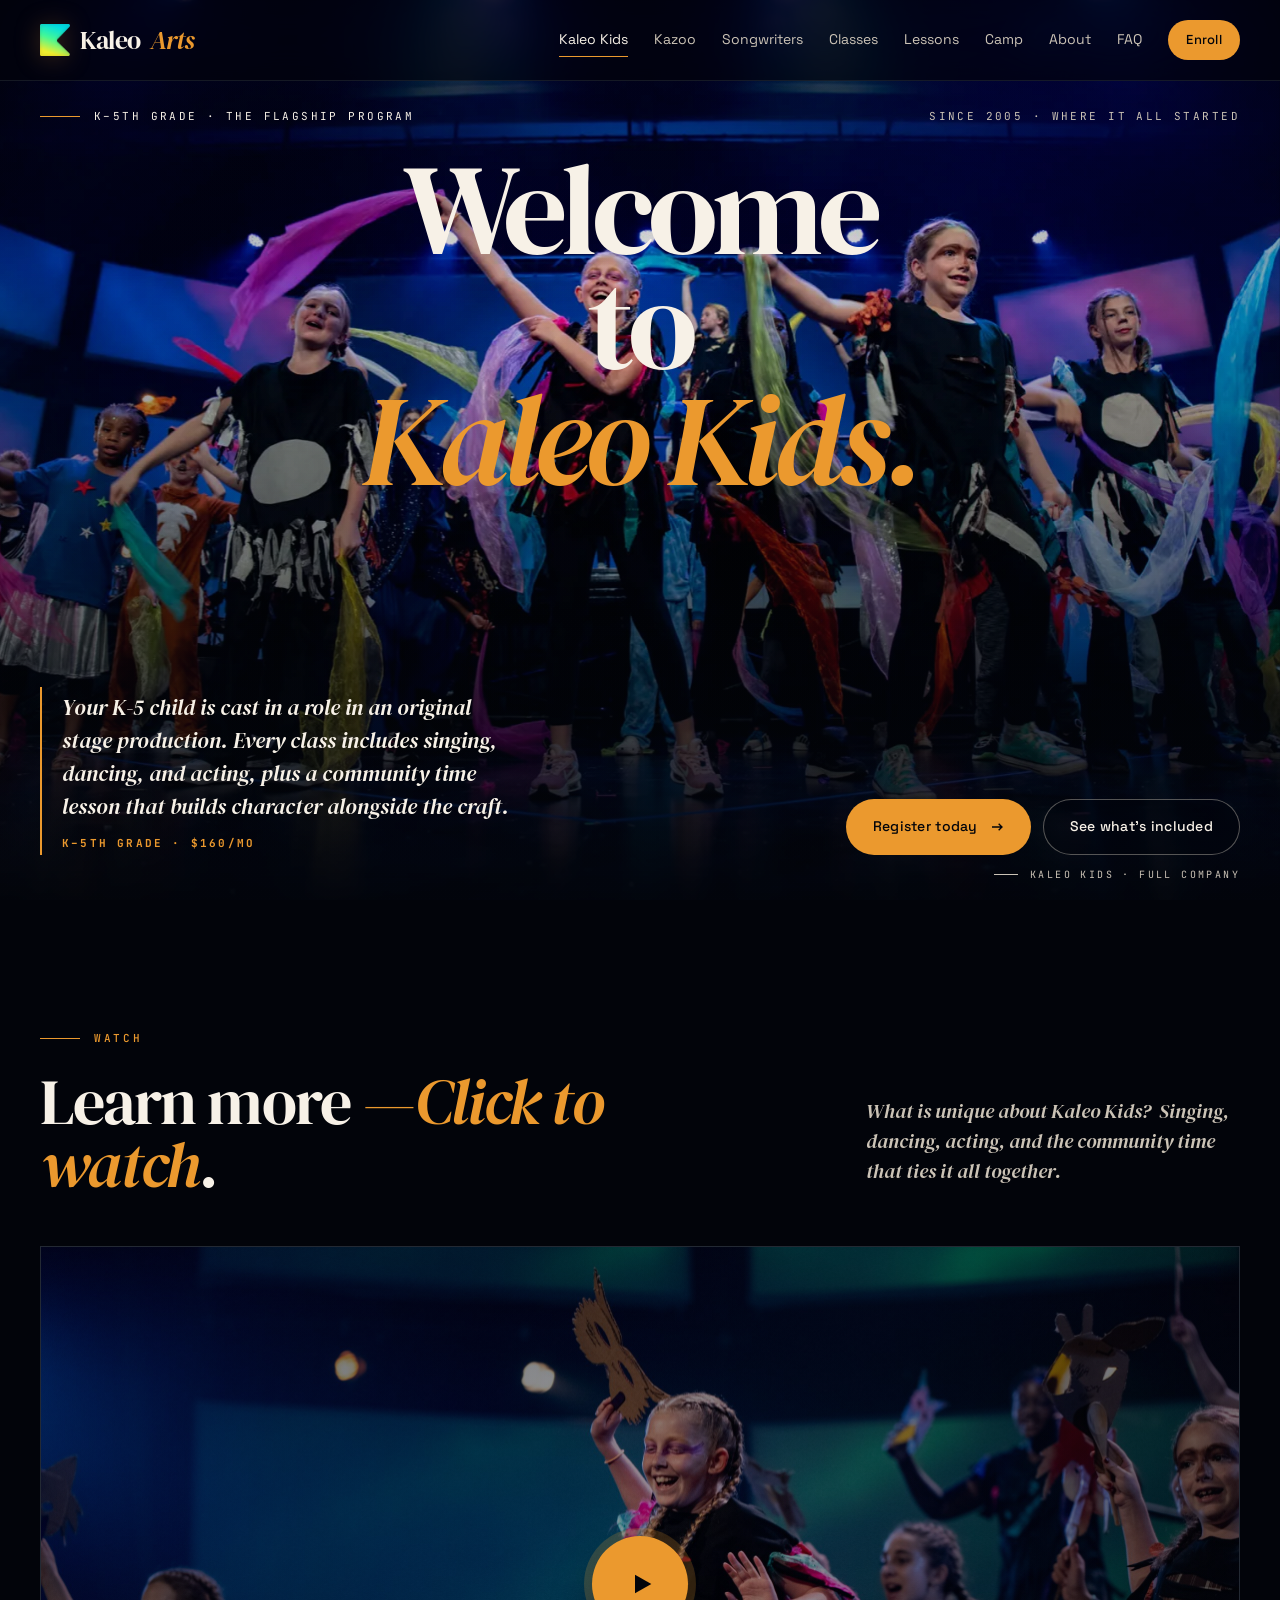
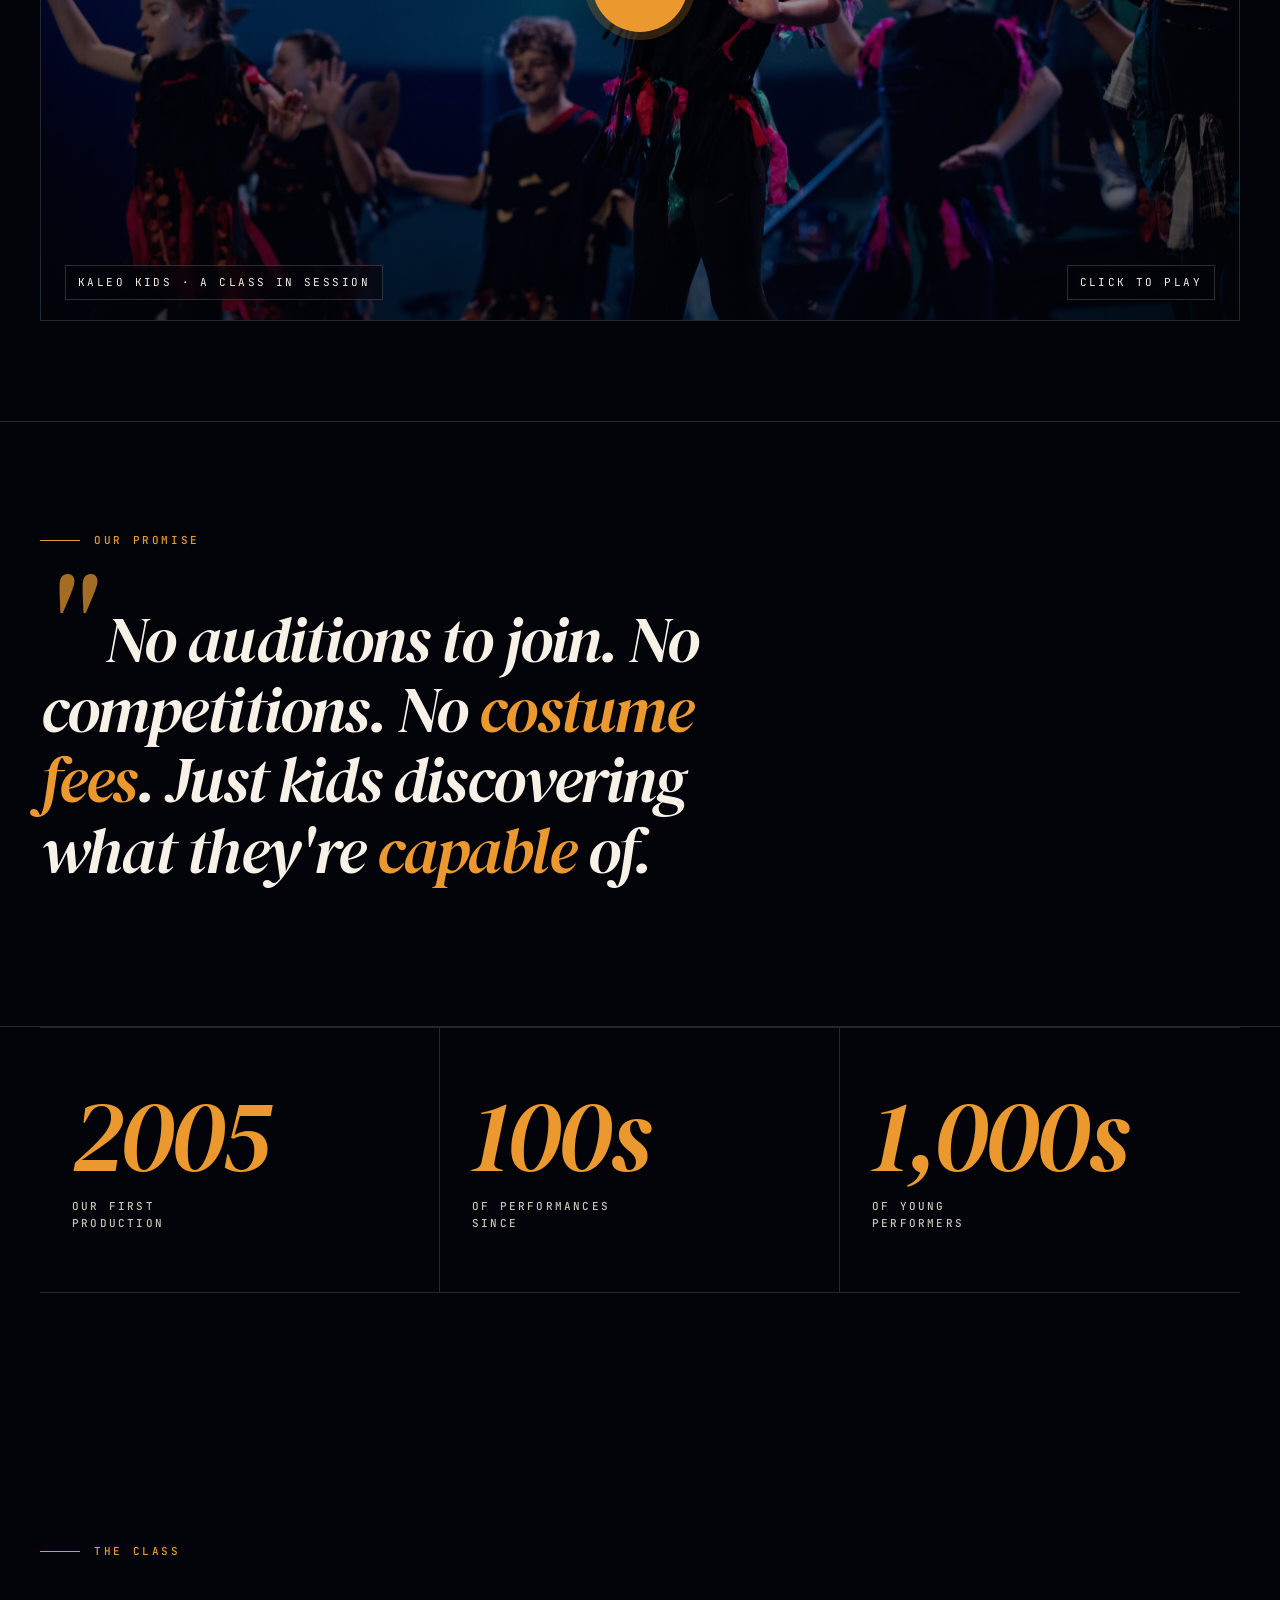
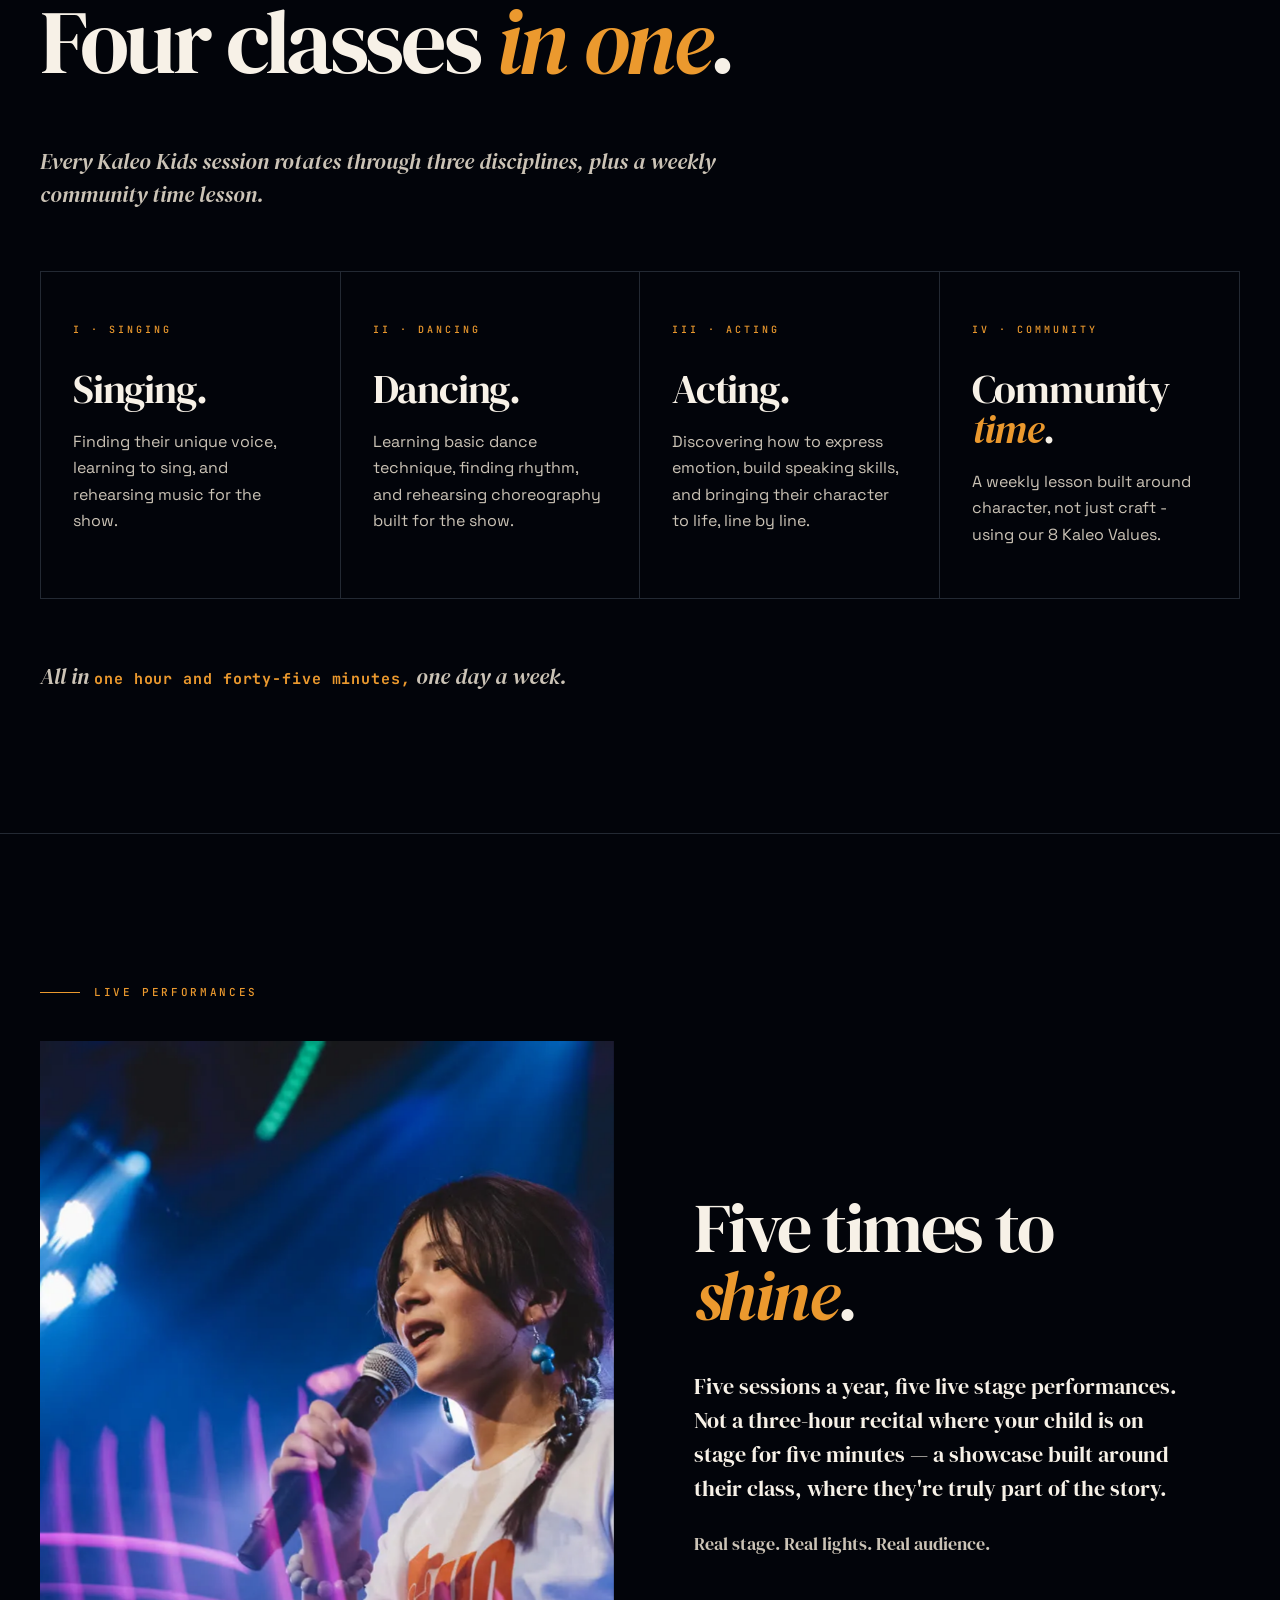
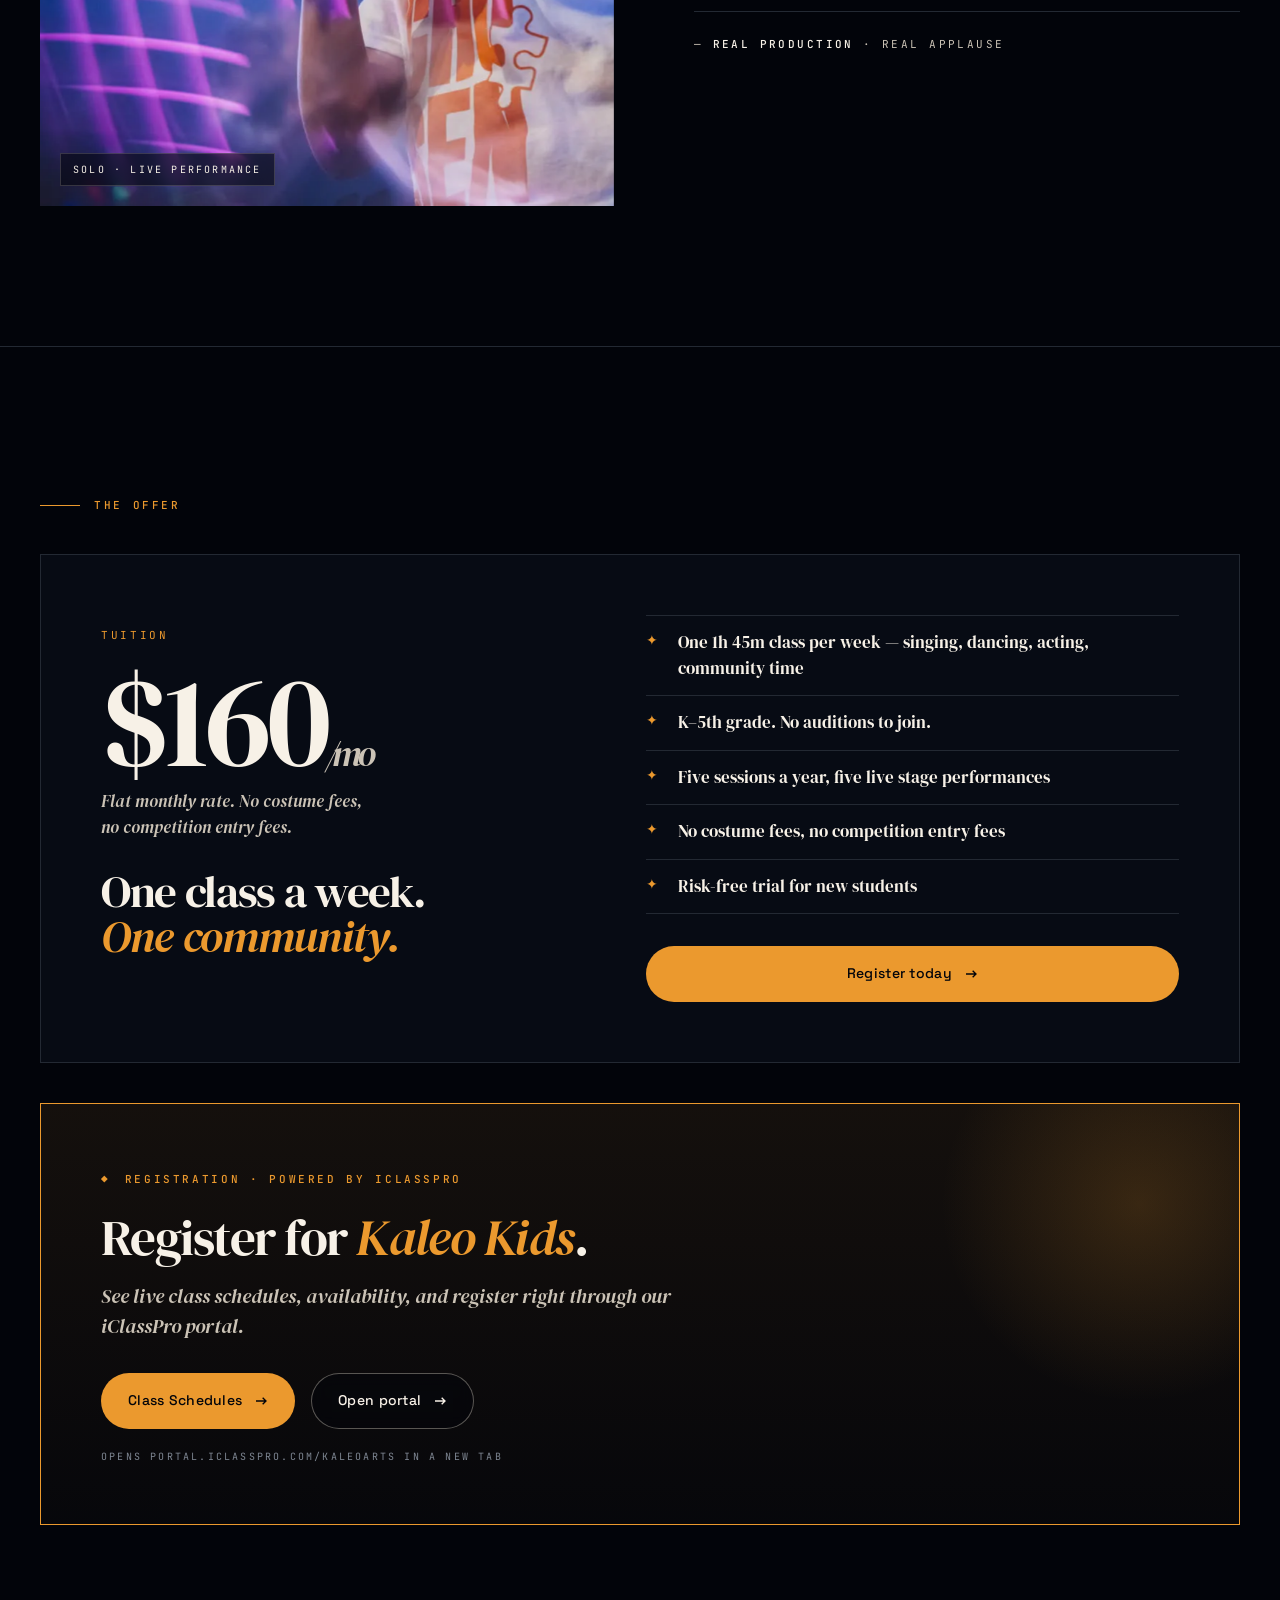
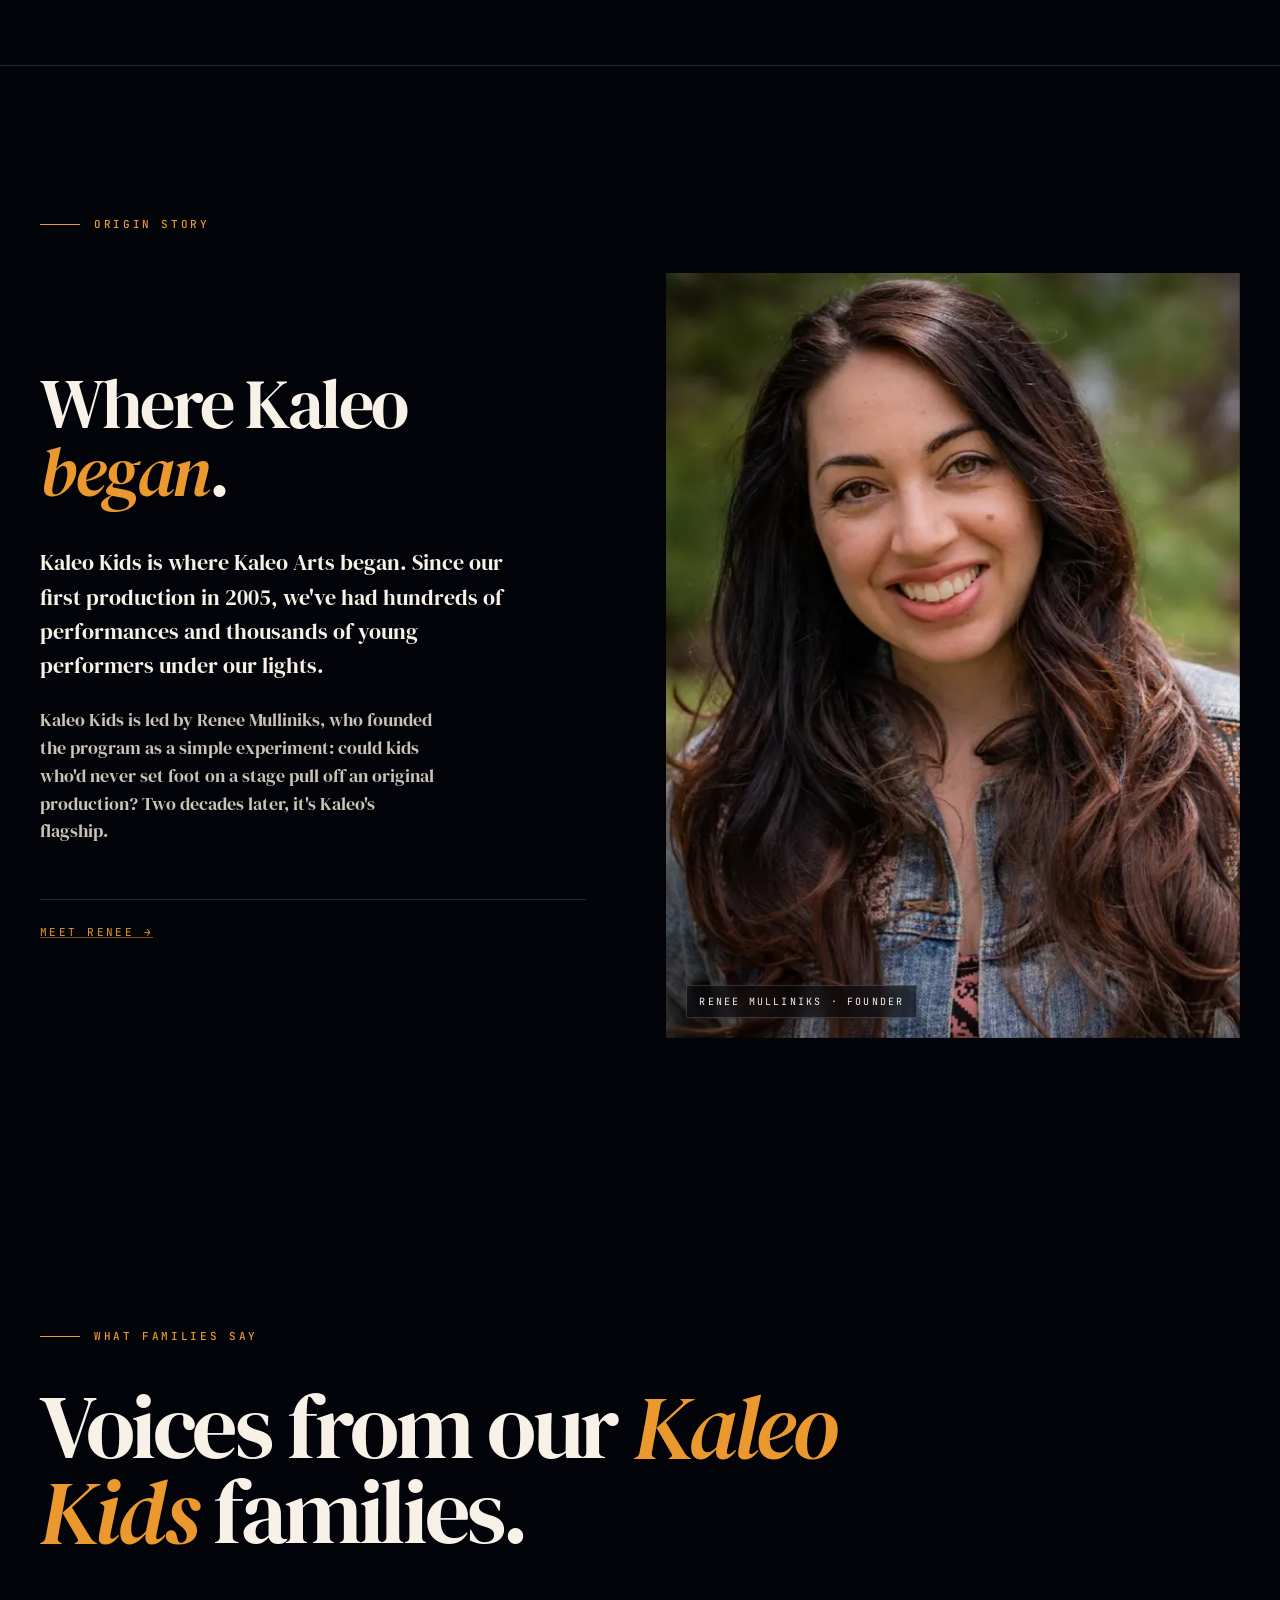
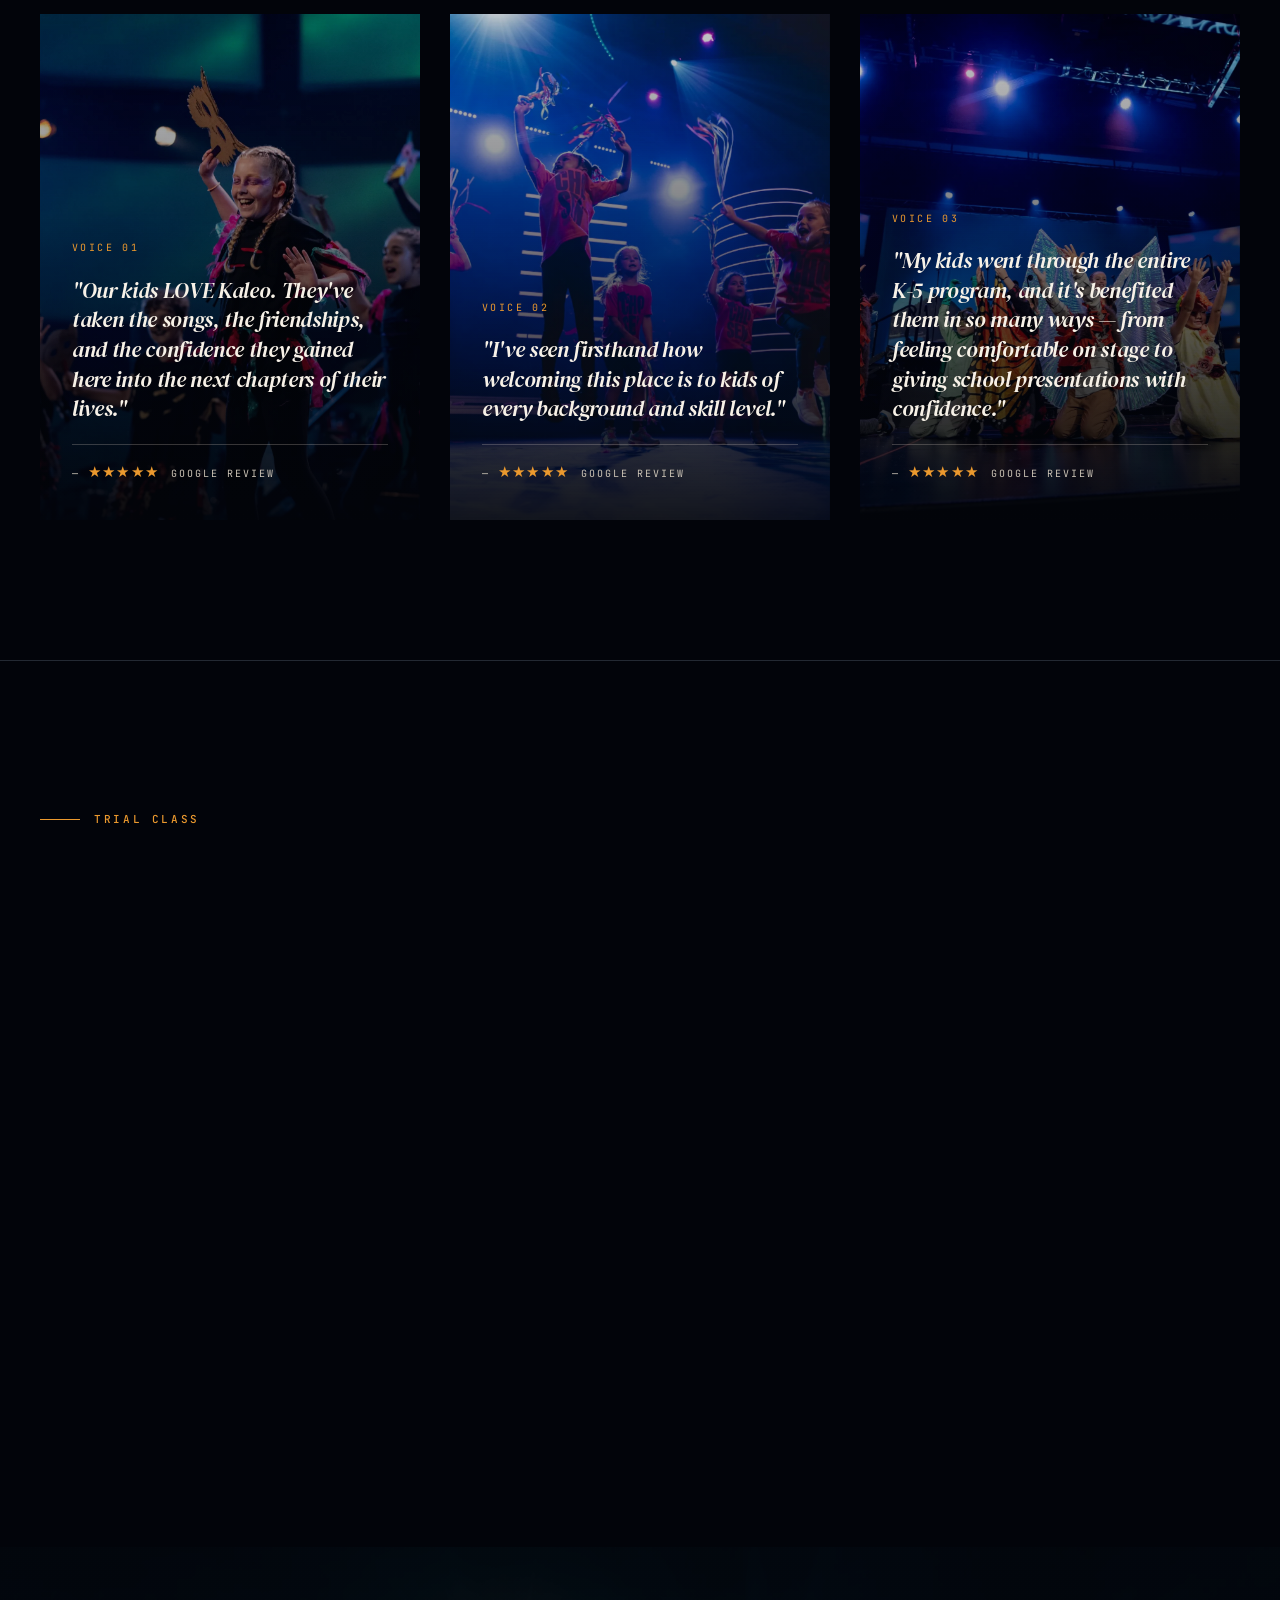
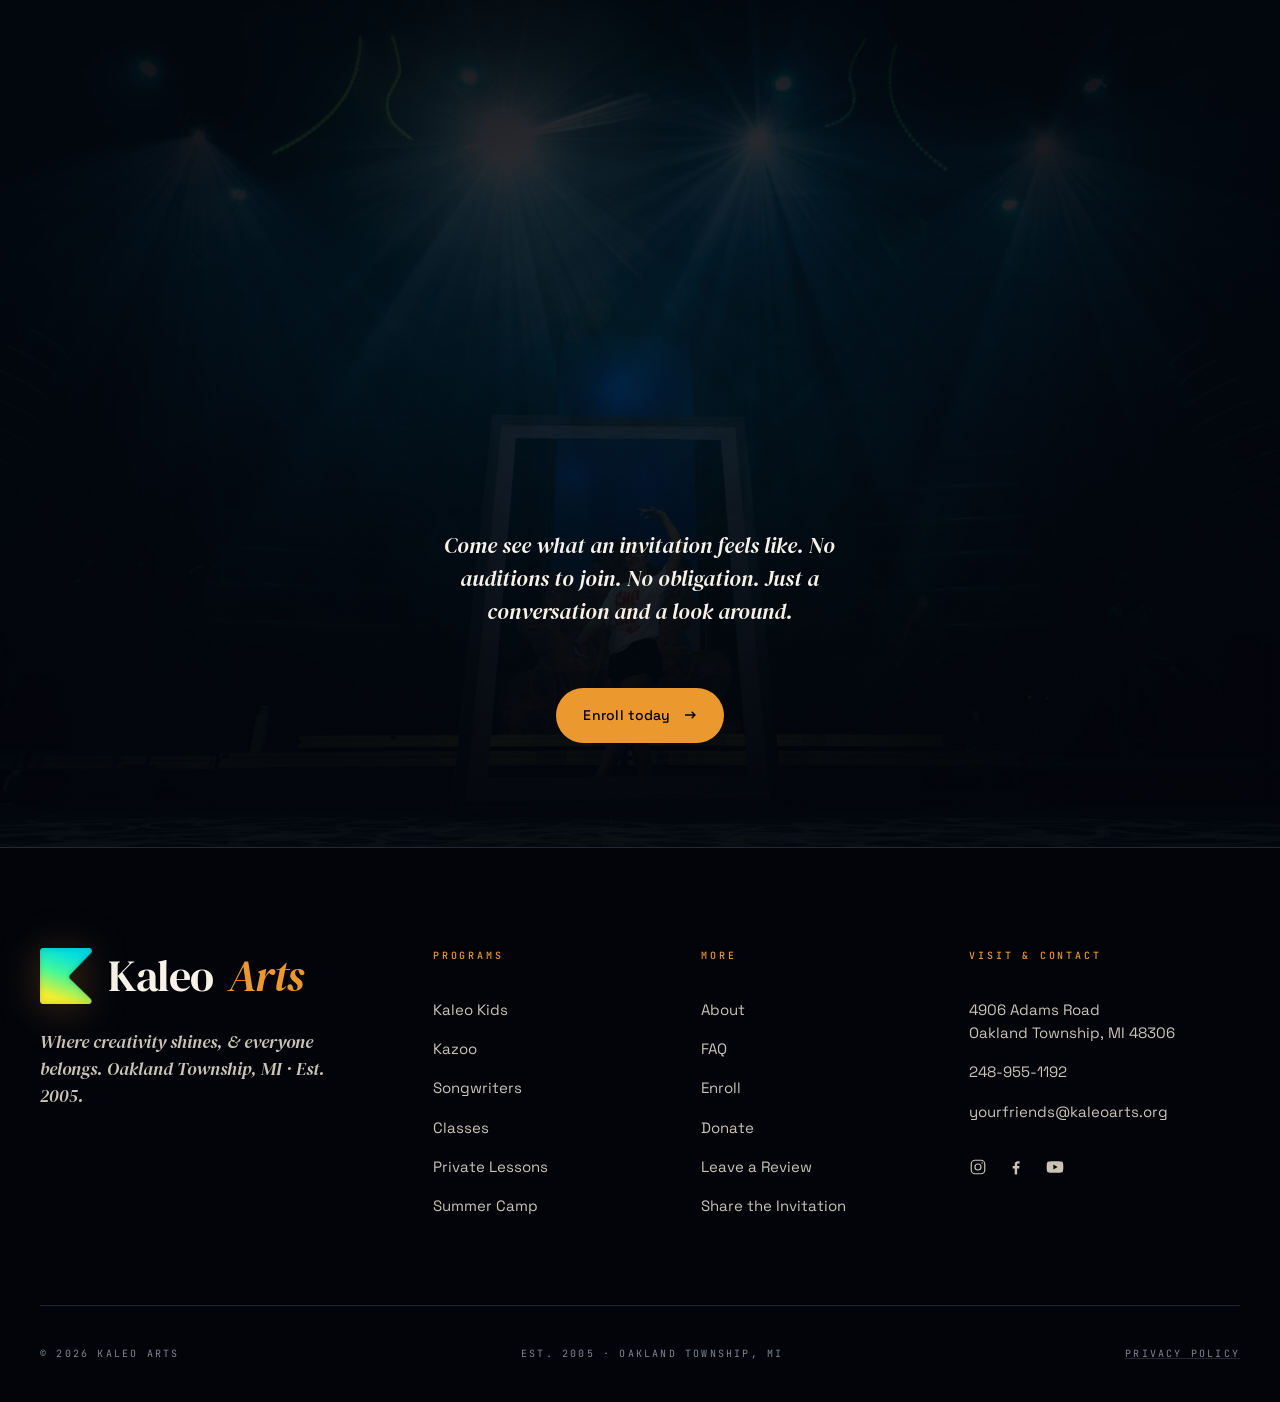
<file: kaleo-kids.html>
<!doctype html>
<html lang="en">
<head>
  <link rel="icon" type="image/png" href="/assets/img/logo-kaleo-mark.png">
    <script async src="https://www.googletagmanager.com/gtag/js?id=G-HVM2XD47LP"></script>
    <script>window.dataLayer=window.dataLayer||[];function gtag(){dataLayer.push(arguments);}gtag('js',new Date());gtag('config','G-HVM2XD47LP');gtag('config','AW-18374676562',{'linker':{'domains':['portal.iclasspro.com']}});</script></script>
<script>
function gtag_report_conversion(url) {
  var callback = function () {
    if (typeof(url) != 'undefined') {
      window.location = url;
    }
  };
  gtag('event', 'conversion', {
      'send_to': 'AW-18374676562/lJ2kCN3EtuIcENKg3blE',
      'event_callback': callback
  });
  return false;
}
</script>
<meta charset="utf-8"/>
<meta name="viewport" content="width=device-width, initial-scale=1"/>
<link rel="preload" as="image" href="assets/img/kk-hero.webp" type="image/webp" fetchpriority="high"/>

<title>Kaleo Kids — K–5th grade performing arts | Kaleo Arts</title>
<meta name="description" content="Our flagship program for K-5th graders. Singing, dancing, acting, and community time in one class a week — leading to five live stage performances a year."/>
<link rel="canonical" href="https://kaleoarts.org/kaleo-kids"/>
<meta property="og:type" content="website"/>
<meta property="og:site_name" content="Kaleo Arts"/>
<meta property="og:url" content="https://kaleoarts.org/kaleo-kids"/>
<meta property="og:title" content="Kaleo Kids — K–5th grade performing arts | Kaleo Arts"/>
<meta property="og:description" content="Our flagship program for K-5th graders. Singing, dancing, acting, and community time in one class a week — leading to five live stage performances a year."/>
<meta property="og:image" content="https://kaleoarts.org/assets/img/kk-hero.jpg"/>
<meta property="og:image:width" content="1600"/>
<meta property="og:image:height" content="1064"/>
<meta name="twitter:card" content="summary_large_image"/>
<meta name="twitter:title" content="Kaleo Kids — K–5th grade performing arts | Kaleo Arts"/>
<meta name="twitter:description" content="Our flagship program for K-5th graders. Singing, dancing, acting, and community time in one class a week — leading to five live stage performances a year."/>
<meta name="twitter:image" content="https://kaleoarts.org/assets/img/kk-hero.jpg"/>

<link rel="preconnect" href="https://fonts.googleapis.com">
<link rel="preconnect" href="https://fonts.gstatic.com" crossorigin>
<link href="https://fonts.googleapis.com/css2?family=DM+Serif+Display:ital@0;1&family=Space+Grotesk:wght@400;500;600;700&family=Newsreader:ital,opsz,wght@0,6..72,300..700;1,6..72,300..700&family=JetBrains+Mono:wght@400;500&display=swap" rel="stylesheet">
<link rel="stylesheet" href="assets/kaleo-v3.css"/>
</head>
<body data-screen-label="Kaleo Kids">
<div id="nav-slot"></div>

<!-- ==================== HERO ==================== -->
<section class="hero">
  <picture><source srcset="assets/img/kk-hero.webp" type="image/webp"/><img class="hero-img" src="assets/img/kk-hero.jpg" width="1600" height="1064" alt="A line of Kaleo Kids performers dance across the stage waving colorful ribbons and scarves under blue stage lights"/></picture>
  <div class="hero-content">
    <div class="wrap-lg">
      <div class="hero-top-meta">
        <span class="l">K–5th grade · The flagship program</span>
        <span class="r">Since 2005 · Where it all started</span>
      </div>
    </div>
    <div class="hero-center">
      <div class="wrap-lg">
        <h1 class="hero-title" style="text-align: center; max-width: none;">
          <span class="line"><span class="word" style="animation-delay:.2s">Welcome</span></span>
          <span class="line"><span class="word" style="animation-delay:.35s">to</span></span>
          <span class="line"><span class="word italic" style="animation-delay:.55s">Kaleo</span> <span class="word italic" style="animation-delay:.7s">Kids.</span></span>
        </h1>
      </div>
    </div>
    <div class="wrap-lg">
      <div class="hero-bottom">
        <div class="hero-caption">
          Your K-5 child is cast in a role in an original stage production. Every class includes singing, dancing, and acting, plus a community time lesson that builds character alongside the craft.
          <strong>K–5th grade · $160/mo</strong>
        </div>
        <div class="hero-cta-row">
          <a class="btn btn-primary" href="https://portal.iclasspro.com/kaleoarts/classes?programs=58" target="_blank" rel="noopener" onclick="gtag_report_conversion('https://portal.iclasspro.com/kaleoarts/classes?programs=58'); return false;">Register today
            <svg viewBox="0 0 16 12" fill="none" stroke="currentColor" stroke-width="1.6"><path d="M2 6h12m-4-4l4 4-4 4"/></svg>
          </a>
          <a class="btn btn-secondary" href="#offer">See what's included</a>
        </div>
      </div>
    </div>
  </div>
  <div class="hero-photo-caption">Kaleo Kids · Full company</div>
</section>

<!-- ==================== VIDEO — WELCOME REEL ==================== -->
<section class="video-section">
  <div class="wrap-lg">
    <div class="video-head">
      <div class="l">
        <span class="plate-label reveal">Watch</span>
        <h2 class="reveal r-d1">Learn more <em>—Click to watch</em>.</h2>
      </div>
      <p class="r reveal r-d2">What is unique about Kaleo Kids?  Singing, dancing, acting, and the community time that ties it all together.</p>
    </div>
    <div class="video-frame reveal r-d1" data-vimeo="https://player.vimeo.com/video/1213065500?h=aced0986e3" data-video-title="Kaleo Kids in session">
      <button class="video-poster" type="button" aria-label="Play the Kaleo Kids video">
        <img src="assets/img/kaleo-25.jpg" width="2400" height="1600" alt="A Kaleo Kids performer laughs mid-dance holding a handmade paper mask aloft" loading="lazy"/>
        <span class="play-badge" aria-hidden="true">
          <svg viewBox="0 0 24 24"><path d="M6 4l14 8-14 8V4z"/></svg>
        </span>
        <span class="poster-meta">Kaleo Kids · A class in session</span>
        <span class="poster-meta r">Click to play</span>
      </button>
    </div>
  </div>
</section>

<!-- ==================== PULL QUOTE ==================== -->
<section class="spread tight">
  <div class="wrap">
    <span class="plate-label reveal">Our promise</span>
    <p class="pullq-text reveal r-d1" style="max-width: 22ch;">
      <span class="pullq-mark" style="margin-bottom: 0; display: inline-block;">"</span>
      No auditions to join. No competitions. No <em>costume fees</em>. Just kids discovering what they're <em>capable</em> of.
    </p>
  </div>
</section>

<!-- ==================== STATS ==================== -->
<section class="spread tight" style="border-top: 1px solid var(--rule); padding-top: 0;">
  <div class="wrap">
    <div class="stats reveal">
      <div class="stat">
        <div class="n">2005</div>
        <div class="lbl">Our first production</div>
      </div>
      <div class="stat">
        <div class="n">100s</div>
        <div class="lbl">Of performances since</div>
      </div>
      <div class="stat">
        <div class="n">1,000s</div>
        <div class="lbl">Of young performers</div>
      </div>
    </div>
  </div>
</section>

<!-- ==================== FOUR CLASSES IN ONE ==================== -->
<section class="spread">
  <div class="wrap">
    <span class="plate-label reveal">The class</span>
    <h2 class="section-h reveal r-d1">Four classes <em>in one</em>.</h2>
    <p class="section-lede reveal r-d2">Every Kaleo Kids session rotates through three disciplines, plus a weekly community time lesson.</p>

    <div class="commits four">
      <div class="commit reveal">
        <div class="no">i · Singing</div>
        <h3>Singing.</h3>
        <p>Finding their unique voice, learning to sing, and rehearsing music for the show.</p>
      </div>
      <div class="commit reveal r-d1">
        <div class="no">ii · Dancing</div>
        <h3>Dancing.</h3>
        <p>Learning basic dance technique, finding rhythm, and rehearsing choreography built for the show.</p>
      </div>
      <div class="commit reveal r-d2">
        <div class="no">iii · Acting</div>
        <h3>Acting.</h3>
        <p>Discovering how to express emotion, build speaking skills, and bringing their character to life, line by line.</p>
      </div>
      <div class="commit reveal r-d3">
        <div class="no">iv · Community</div>
        <h3>Community <em>time</em>.</h3>
        <p>A weekly lesson built around character, not just craft - using our 8 Kaleo Values.</p>
      </div>
    </div>

    <p class="reveal" style="margin-top: 60px; font-family: 'DM Serif Display', serif; font-style: italic; font-size: 22px; color: var(--cream-mute); max-width: 60ch;">
      All in <strong style="color: var(--amber); font-style: normal; font-family: 'JetBrains Mono', monospace; font-size: 15px; letter-spacing: 0.06em;">one hour and forty-five minutes,</strong> one day a week.
    </p>
  </div>
</section>

<!-- ==================== FIVE TIMES TO SHINE ==================== -->
<section class="spread" style="border-top: 1px solid var(--rule);">
  <div class="wrap-lg">
    <span class="plate-label reveal">Live performances</span>
    <div class="approach">
      <div class="approach-img-wrap reveal">
        <picture><source srcset="assets/img/kk-onstage.webp" type="image/webp"/><img class="approach-img" src="assets/img/kk-onstage.jpg" width="1600" height="1067" alt="A young Kaleo Kids performer sings into a microphone on stage, framed by streaks of magenta and blue concert lighting"/></picture>
        <span class="img-caption">Solo · Live performance</span>
      </div>
      <div class="approach-body">
        <h2 class="approach-title reveal">
          Five times to<br/>
          <em>shine</em>.
        </h2>
        <p class="reveal r-d1">Five sessions a year, five live stage performances. Not a three-hour recital where your child is on stage for five minutes — a showcase built around their class, where they're truly part of the story.</p>
        <p class="reveal r-d2 secondary">Real stage. Real lights. Real audience.</p>
        <div class="approach-signature reveal r-d3">— <strong>Real production</strong> · Real applause</div>
      </div>
    </div>
  </div>
</section>

<!-- ==================== ENROLL / PRICE ==================== -->
<section id="offer" class="spread" style="border-top: 1px solid var(--rule);">
  <div class="wrap">
    <span class="plate-label reveal">The offer</span>
    <div class="price-panel reveal r-d1">
      <div>
        <div class="price-eye">Tuition</div>
        <div class="price-big">$160<span class="unit">/mo</span></div>
        <p class="price-note">Flat monthly rate. No costume fees, no competition entry fees.</p>
        <h3>One class a week.<br/><em>One community.</em></h3>
      </div>
      <div>
        <ul class="includes">
          <li>One 1h 45m class per week — singing, dancing, acting, community time</li>
          <li>K–5th grade. No auditions to join.</li>
          <li>Five sessions a year, five live stage performances</li>
          <li>No costume fees, no competition entry fees</li>
          <li>Risk-free trial for new students</li>
        </ul>
        <a class="btn btn-primary" href="https://portal.iclasspro.com/kaleoarts/classes?programs=58" target="_blank" rel="noopener" style="width:100%; justify-content:center;" onclick="gtag_report_conversion('https://portal.iclasspro.com/kaleoarts/classes?programs=58'); return false;">Register today
          <svg viewBox="0 0 16 12" fill="none" stroke="currentColor" stroke-width="1.6"><path d="M2 6h12m-4-4l4 4-4 4"/></svg>
        </a>
      </div>
    </div>

    <div class="iclass-card reveal" style="margin-top: 40px;">
      <div class="ic-eye">Registration · Powered by iClassPro</div>
      <h3>Register for <em>Kaleo Kids</em>.</h3>
      <p>See live class schedules, availability, and register right through our iClassPro portal.</p>
      <div class="iclass-cta">
        <a class="btn btn-primary" href="https://portal.iclasspro.com/kaleoarts/classes?programs=58" target="_blank" rel="noopener" aria-label="Open Class Schedules on the Kaleo Arts iClassPro portal" onclick="gtag_report_conversion('https://portal.iclasspro.com/kaleoarts/classes?programs=58'); return false;">Class Schedules
          <svg viewBox="0 0 16 12" fill="none" stroke="currentColor" stroke-width="1.6"><path d="M2 6h12m-4-4l4 4-4 4"/></svg>
        </a>
        <a class="btn btn-secondary" href="https://portal.iclasspro.com/kaleoarts/classes?programs=58" target="_blank" rel="noopener" onclick="gtag_report_conversion('https://portal.iclasspro.com/kaleoarts/classes?programs=58'); return false;">Open portal
          <svg viewBox="0 0 16 12" fill="none" stroke="currentColor" stroke-width="1.6"><path d="M2 6h12m-4-4l4 4-4 4"/></svg>
        </a>
      </div>
      <div class="iclass-hint">Opens portal.iclasspro.com/kaleoarts in a new tab</div>
    </div>
  </div>
</section>

<!-- ==================== FOUNDER STORY ==================== -->
<section class="spread" style="border-top: 1px solid var(--rule);">
  <div class="wrap-lg">
    <span class="plate-label reveal">Origin story</span>
    <div class="approach reverse">
      <div class="approach-img-wrap reveal">
        <picture><source srcset="assets/img/renee.webp" type="image/webp"/><img class="approach-img" src="assets/img/renee.jpg" width="751" height="800" alt="Renee Mulliniks, founder of Kaleo Arts" style="object-position: center 20%;"/></picture>
        <span class="img-caption">Renee Mulliniks · Founder</span>
      </div>
      <div class="approach-body">
        <h2 class="approach-title reveal">
          Where Kaleo<br/>
          <em>began</em>.
        </h2>
        <p class="reveal r-d1">Kaleo Kids is where Kaleo Arts began. Since our first production in 2005, we've had hundreds of performances and thousands of young performers under our lights.</p>
        <p class="reveal r-d2 secondary">Kaleo Kids is led by Renee Mulliniks, who founded the program as a simple experiment: could kids who'd never set foot on a stage pull off an original production? Two decades later, it's Kaleo's flagship.</p>
        <div class="approach-signature reveal r-d3"><a href="about.html" style="color: var(--amber); text-decoration: underline; text-decoration-color: oklch(75% 0.15 68 / 0.5);">Meet Renee →</a></div>
      </div>
    </div>
  </div>
</section>

<!-- ==================== TESTIMONIALS ==================== -->
<section class="spread">
  <div class="wrap-lg">
    <span class="plate-label reveal">What families say</span>
    <h2 class="section-h reveal r-d1">Voices from our <em>Kaleo Kids</em> families.</h2>
    <div class="voices">
<div class="voice reveal">
<picture><source srcset="assets/img/kaleo-25.webp" type="image/webp"/><img src="assets/img/kaleo-25.jpg" width="2400" height="1600" alt="A young performer laughs mid-dance holding a handmade paper mask aloft" loading="lazy"/></picture>
<div class="num">Voice 01</div>
<blockquote>"Our kids LOVE Kaleo. They've taken the songs, the friendships, and the confidence they gained here into the next chapters of their lives."</blockquote>
<cite>— <span class="stars">★★★★★</span> Google review</cite>
</div>
<div class="voice reveal r-d1">
<picture><source srcset="assets/img/kaleo-30.webp" type="image/webp"/><img src="assets/img/kaleo-30.jpg" width="2400" height="1597" alt="Young children in bright t-shirts jump joyfully with ribbon streamers on a magenta-lit stage" loading="lazy"/></picture>
<div class="num">Voice 02</div>
<blockquote>"I've seen firsthand how welcoming this place is to kids of every background and skill level."</blockquote>
<cite>— <span class="stars">★★★★★</span> Google review</cite>
</div>
<div class="voice reveal r-d2">
<picture><source srcset="assets/img/kaleo-21.webp" type="image/webp"/><img src="assets/img/kaleo-21.jpg" width="2400" height="1568" alt="A row of young performers in butterfly, sunflower, and bird costumes raise their arms mid-performance" loading="lazy"/></picture>
<div class="num">Voice 03</div>
<blockquote>"My kids went through the entire K-5 program, and it's benefited them in so many ways — from feeling comfortable on stage to giving school presentations with confidence."</blockquote>
<cite>— <span class="stars">★★★★★</span> Google review</cite>
</div>
</div>
  </div>
</section>

<!-- ==================== LEAD FORM ==================== -->
<section id="lead" class="spread" style="border-top: 1px solid var(--rule);">
  <div class="wrap">
    <span class="plate-label reveal">Trial class</span>
    <div style="display:grid; grid-template-columns: 1fr 1fr; gap: 60px; align-items: start;" class="lead-grid">
      <div class="reveal">
        <h2 class="section-h" style="margin-bottom: 30px;">Claim your <em>free discovery class</em>.</h2>
        <p class="section-lede">You and your child join a real class alongside current students — no separate "sample" session. If it's not for you, no charge.</p>
      </div>
      <div class="contact-card reveal r-d1">
        <div class="cc-eye">Reach out, we're friendly</div>
        <h3>Have a <em>question?</em></h3>
        <p class="cc-lede">Call or text and we'll help you find the right fit — no forms, no pressure.</p>

        <a class="cc-row" href="tel:+12489551192">
          <div class="cc-icon" aria-hidden="true">
            <svg viewBox="0 0 24 24" width="20" height="20" fill="none" stroke="currentColor" stroke-width="1.8" stroke-linecap="round" stroke-linejoin="round"><path d="M22 16.92v3a2 2 0 0 1-2.18 2 19.79 19.79 0 0 1-8.63-3.07 19.5 19.5 0 0 1-6-6 19.79 19.79 0 0 1-3.07-8.67A2 2 0 0 1 4.11 2h3a2 2 0 0 1 2 1.72c.13.96.36 1.9.7 2.81a2 2 0 0 1-.45 2.11L8.09 9.91a16 16 0 0 0 6 6l1.27-1.27a2 2 0 0 1 2.11-.45c.91.34 1.85.57 2.81.7A2 2 0 0 1 22 16.92z"/></svg>
          </div>
          <div class="cc-body">
            <div class="cc-label">Call or text</div>
            <div class="cc-value">248-955-1192</div>
          </div>
          <div class="cc-arrow">↗</div>
        </a>

        <a class="cc-row" href="mailto:yourfriends@kaleoarts.org">
          <div class="cc-icon" aria-hidden="true">
            <svg viewBox="0 0 24 24" width="20" height="20" fill="none" stroke="currentColor" stroke-width="1.8" stroke-linecap="round" stroke-linejoin="round"><rect x="3" y="5" width="18" height="14" rx="2"/><path d="M3 7l9 6 9-6"/></svg>
          </div>
          <div class="cc-body">
            <div class="cc-label">Email</div>
            <div class="cc-value">yourfriends@kaleoarts.org</div>
          </div>
          <div class="cc-arrow">↗</div>
        </a>

        <div class="cc-note">We reply within one business day · usually much sooner</div>
      </div>
    </div>
  </div>
</section>

<style>@media (max-width: 960px) { .lead-grid { grid-template-columns: 1fr !important; gap: 40px !important; } }</style>

<!-- ==================== FINAL ==================== -->
<section class="final">
  <picture><source srcset="assets/img/kaleo-33.webp" type="image/webp"/><img src="assets/img/kaleo-33.jpg" width="2400" height="1597" alt="A single performer stands framed by spotlight beams pouring down on a smoke-filled stage" loading="lazy" data-parallax="0.05"/></picture>
  <div class="final-content">
    <span class="rsvp-eye reveal">R &nbsp;·&nbsp; S &nbsp;·&nbsp; V &nbsp;·&nbsp; P</span>
    <h2 class="reveal r-d1">You're<br/><em>invited.</em></h2>
    <p class="reveal r-d2">Come see what an invitation feels like. No auditions to join. No obligation. Just a conversation and a look around.</p>
    <div class="cta-row reveal r-d3">
      <a class="btn btn-primary" href="enroll.html">Enroll today
        <svg viewBox="0 0 16 12" fill="none" stroke="currentColor" stroke-width="1.6"><path d="M2 6h12m-4-4l4 4-4 4"/></svg>
      </a>
    </div>
  </div>
</section>

<div id="footer-slot"></div>

<script>window.__page = 'kaleo-kids';</script>
<script src="assets/chrome-v3.js"></script>
</body>
</html>
</file>
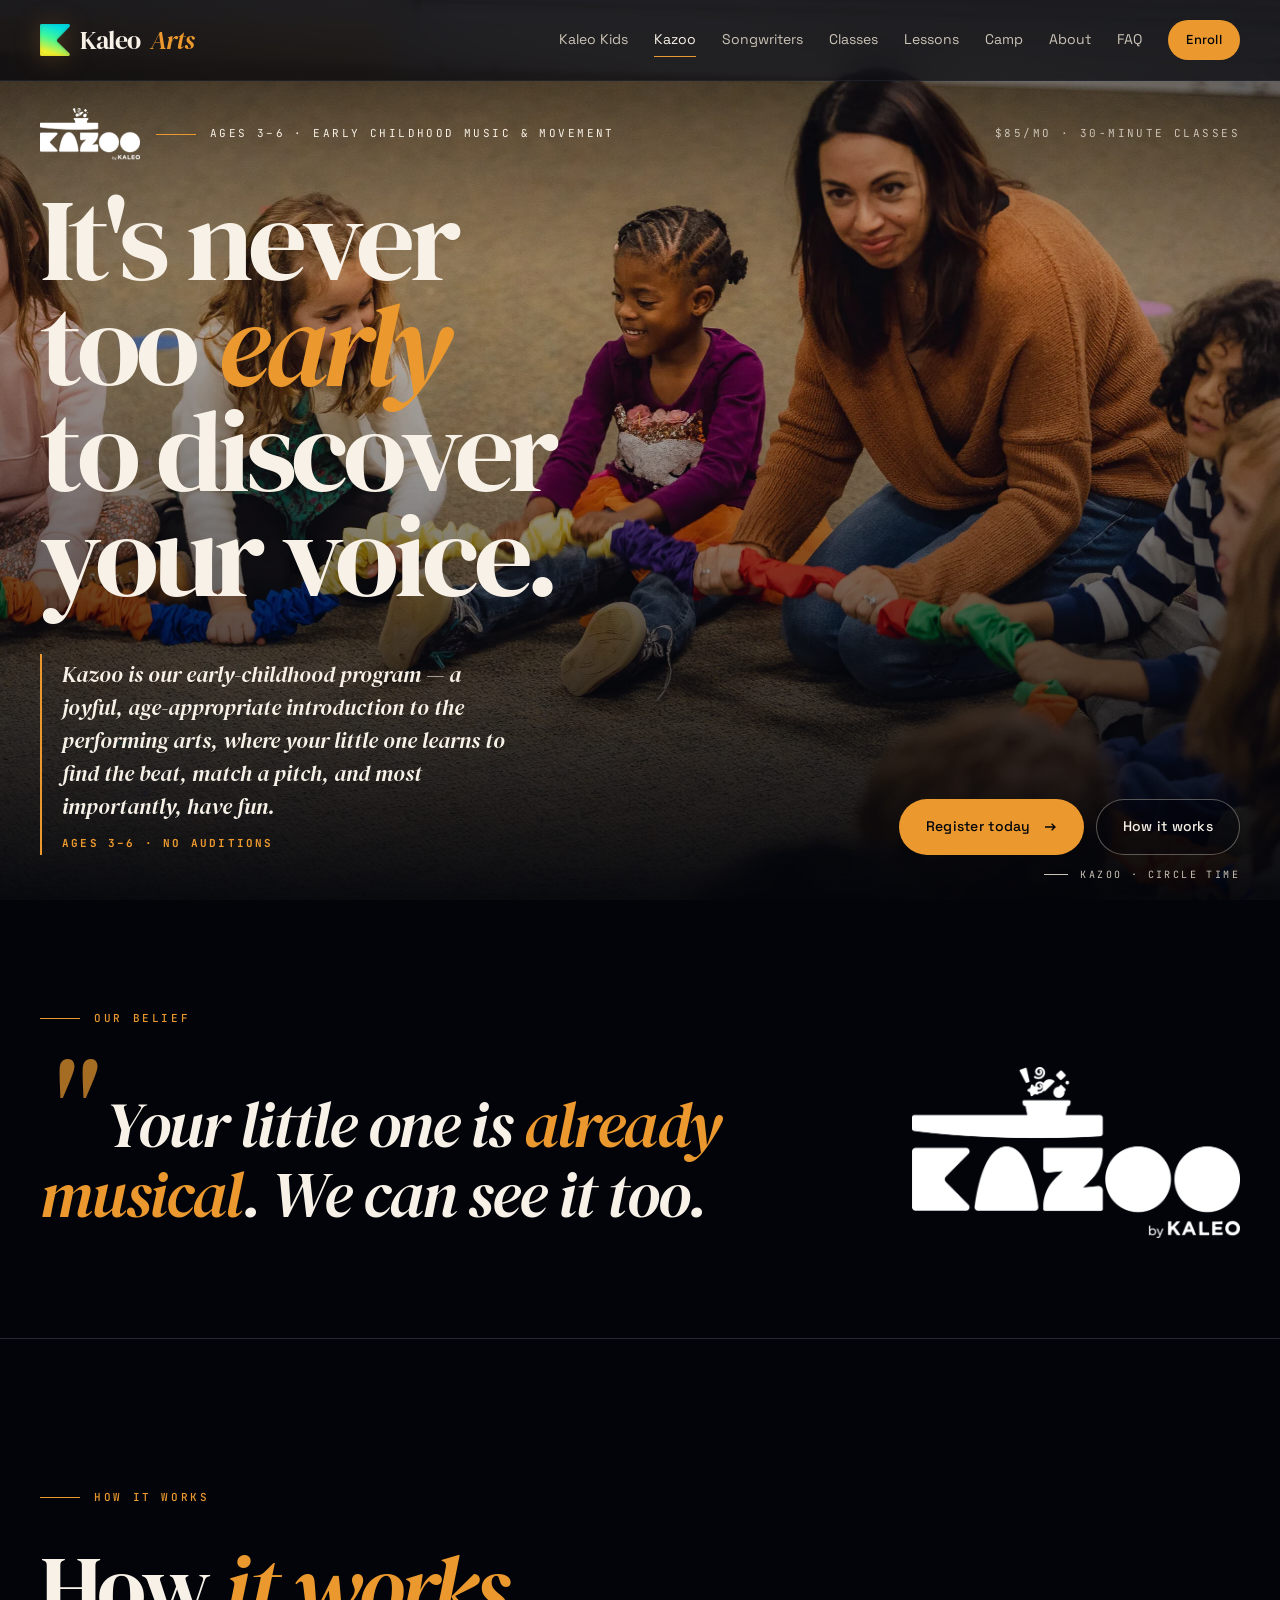
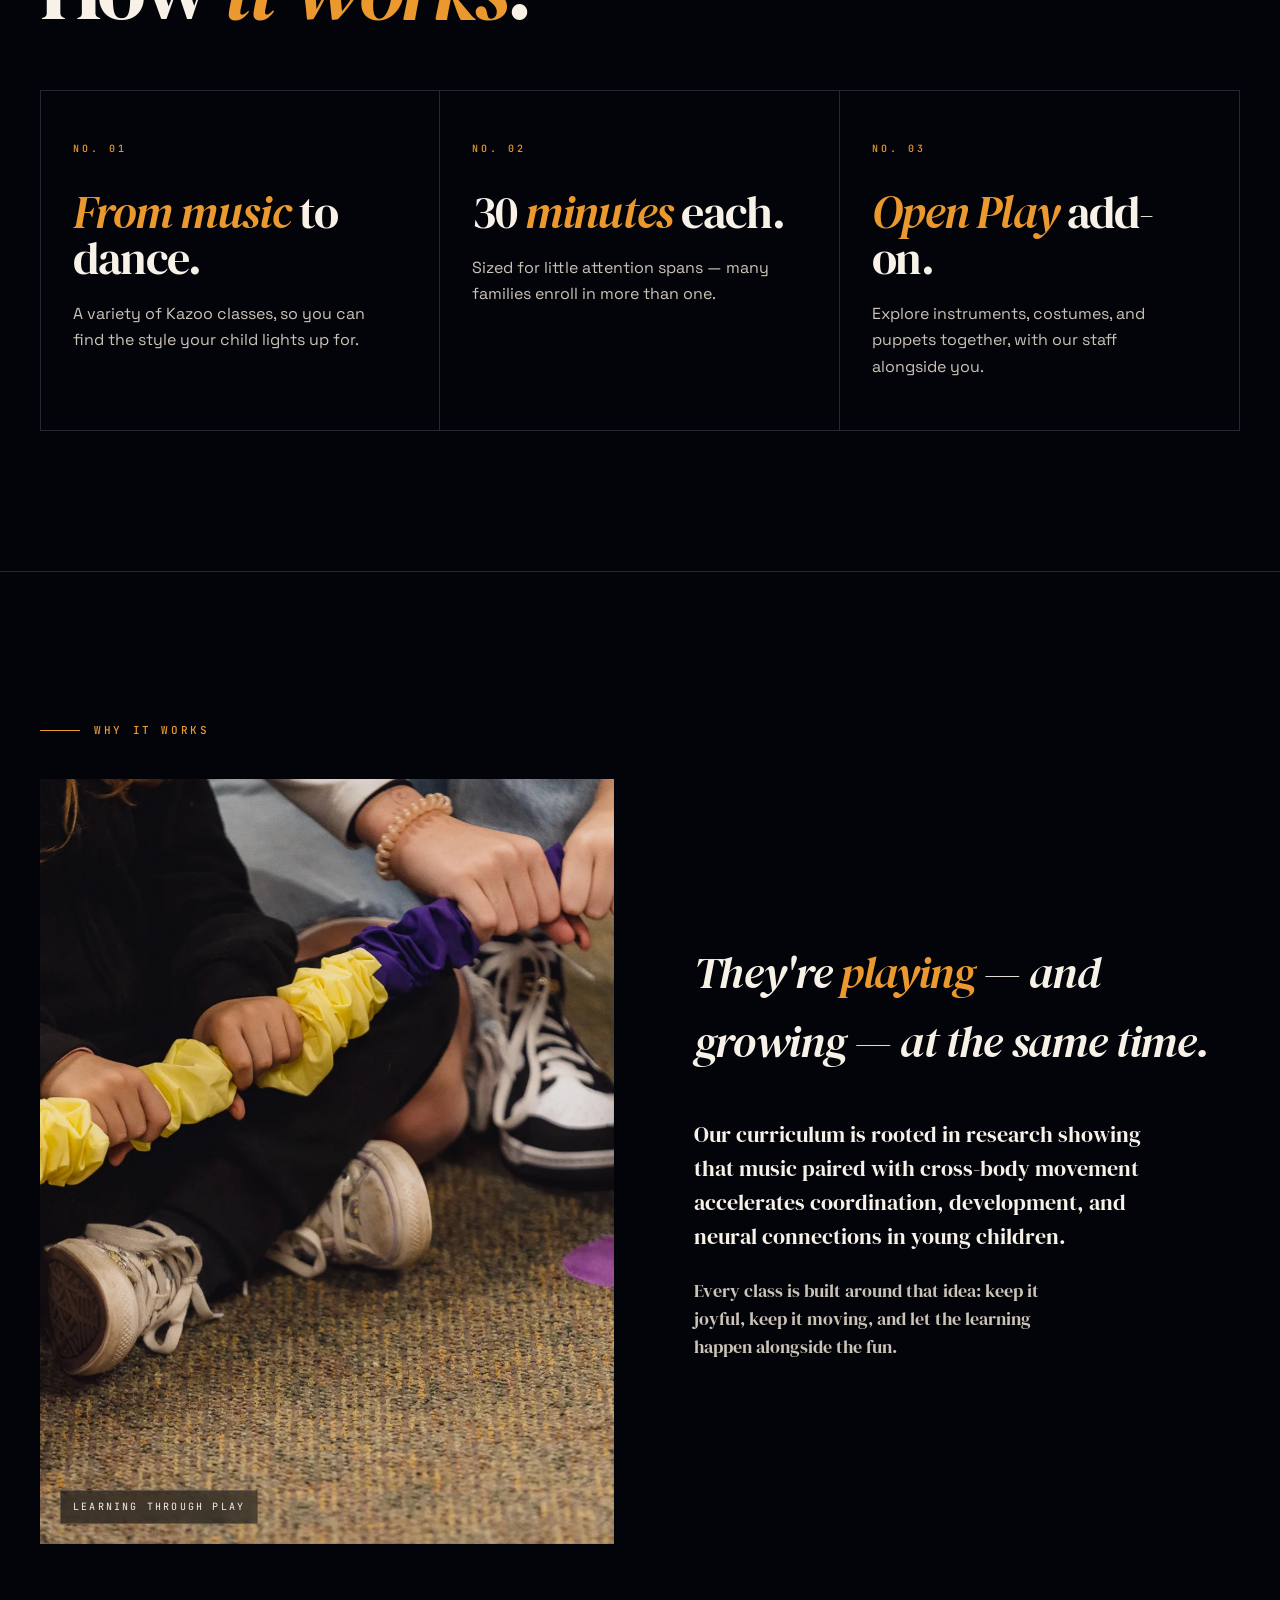
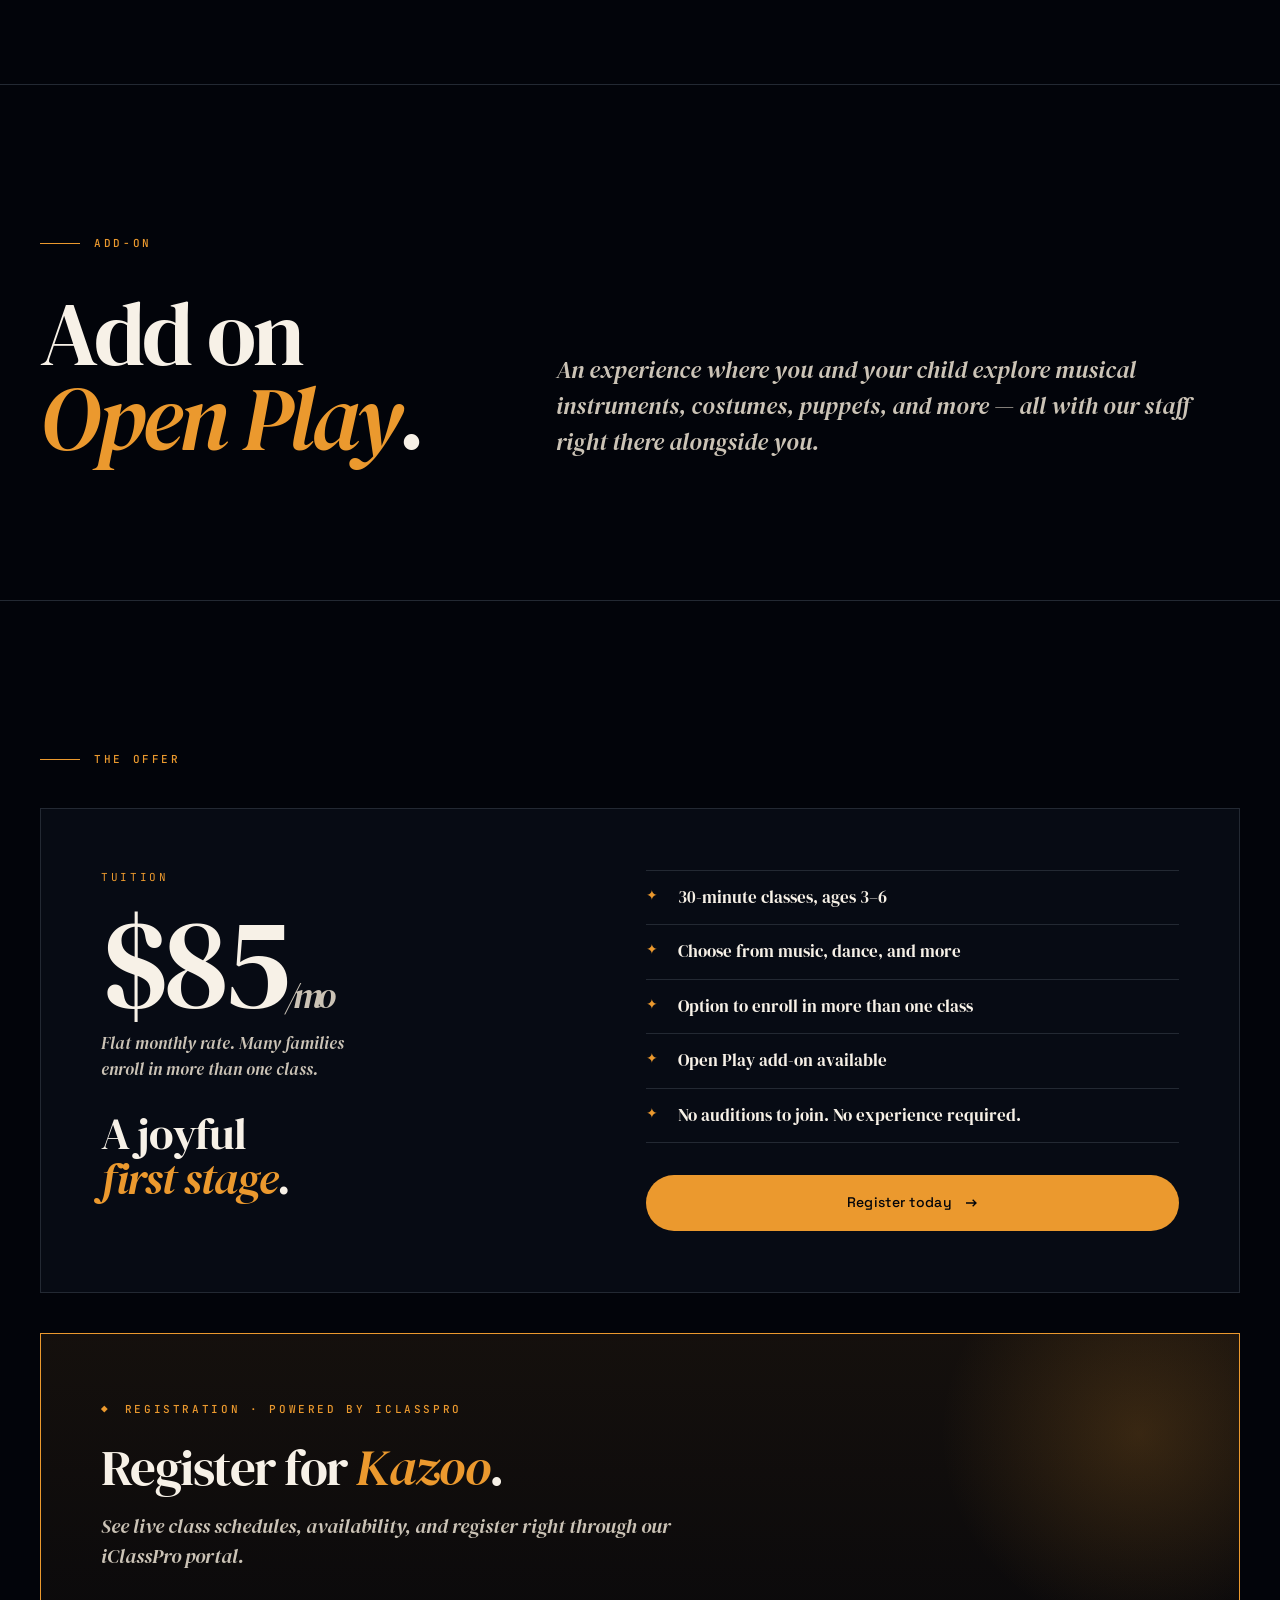
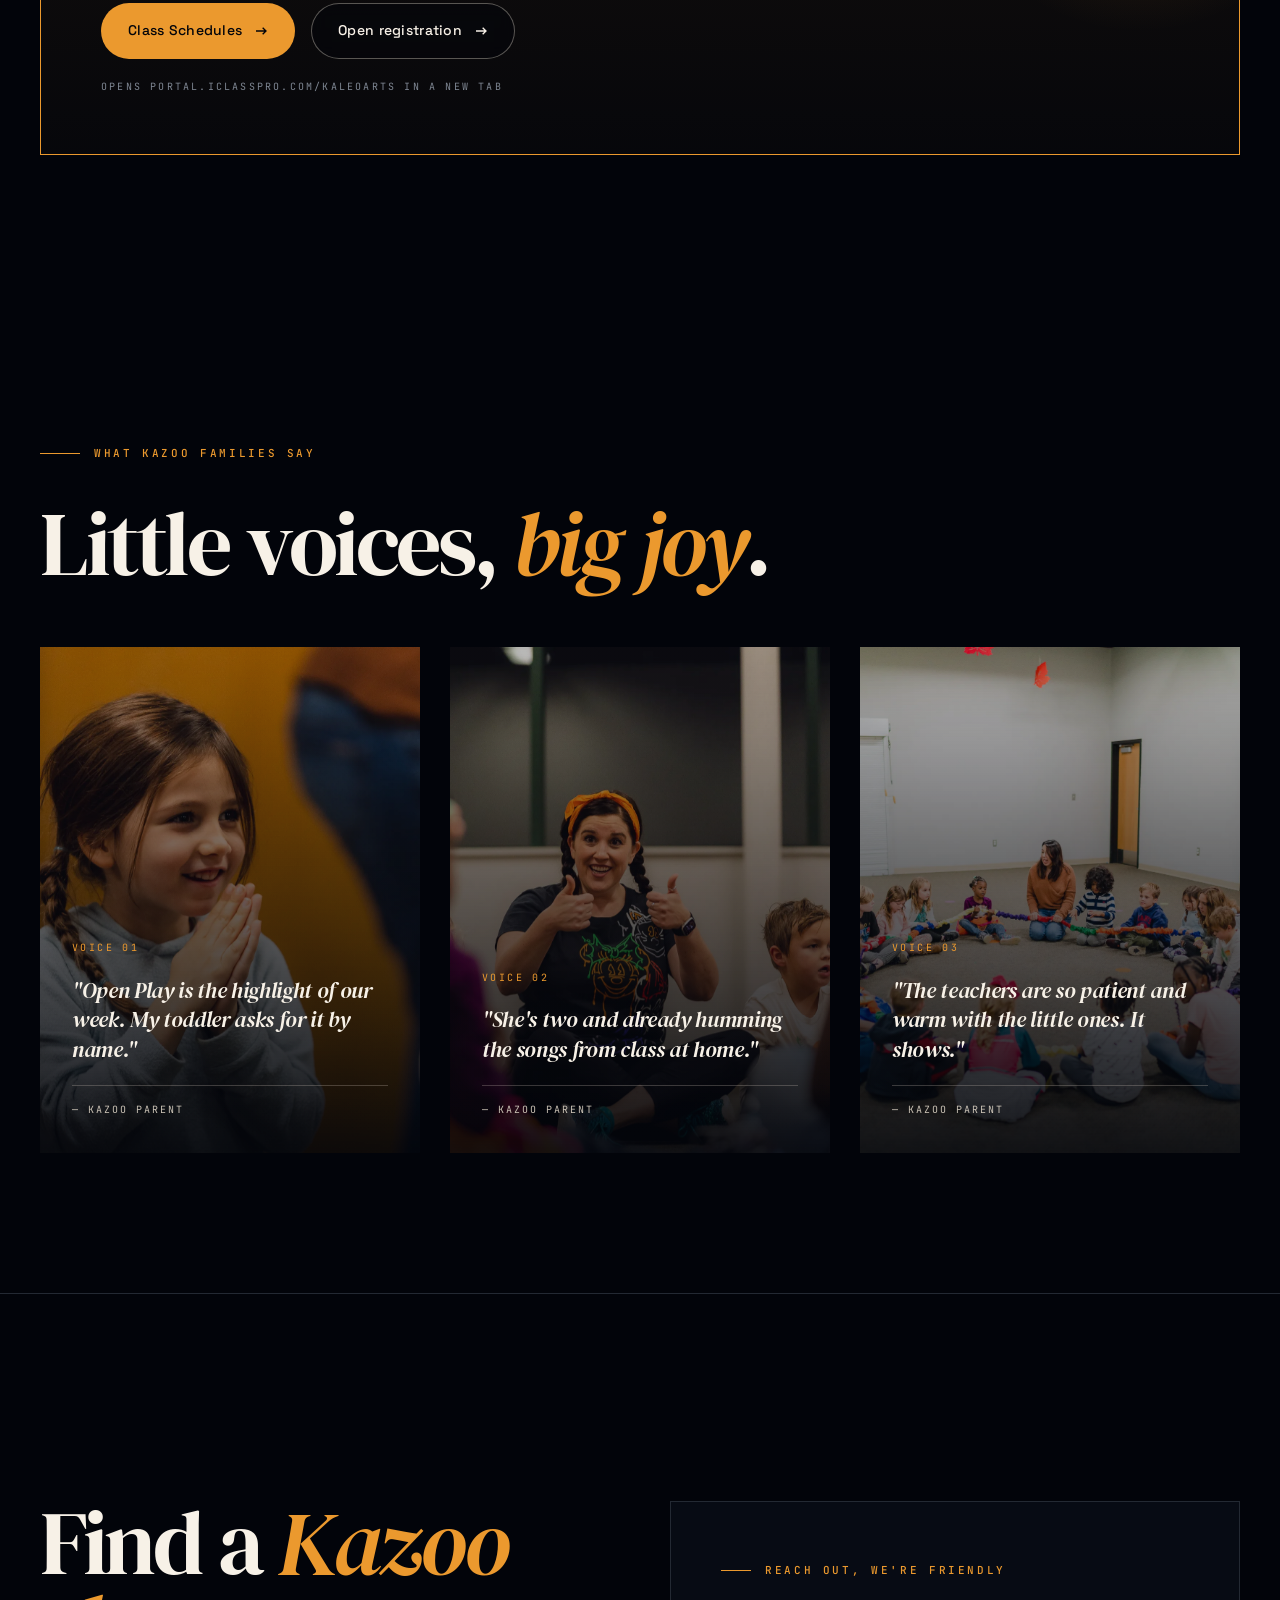
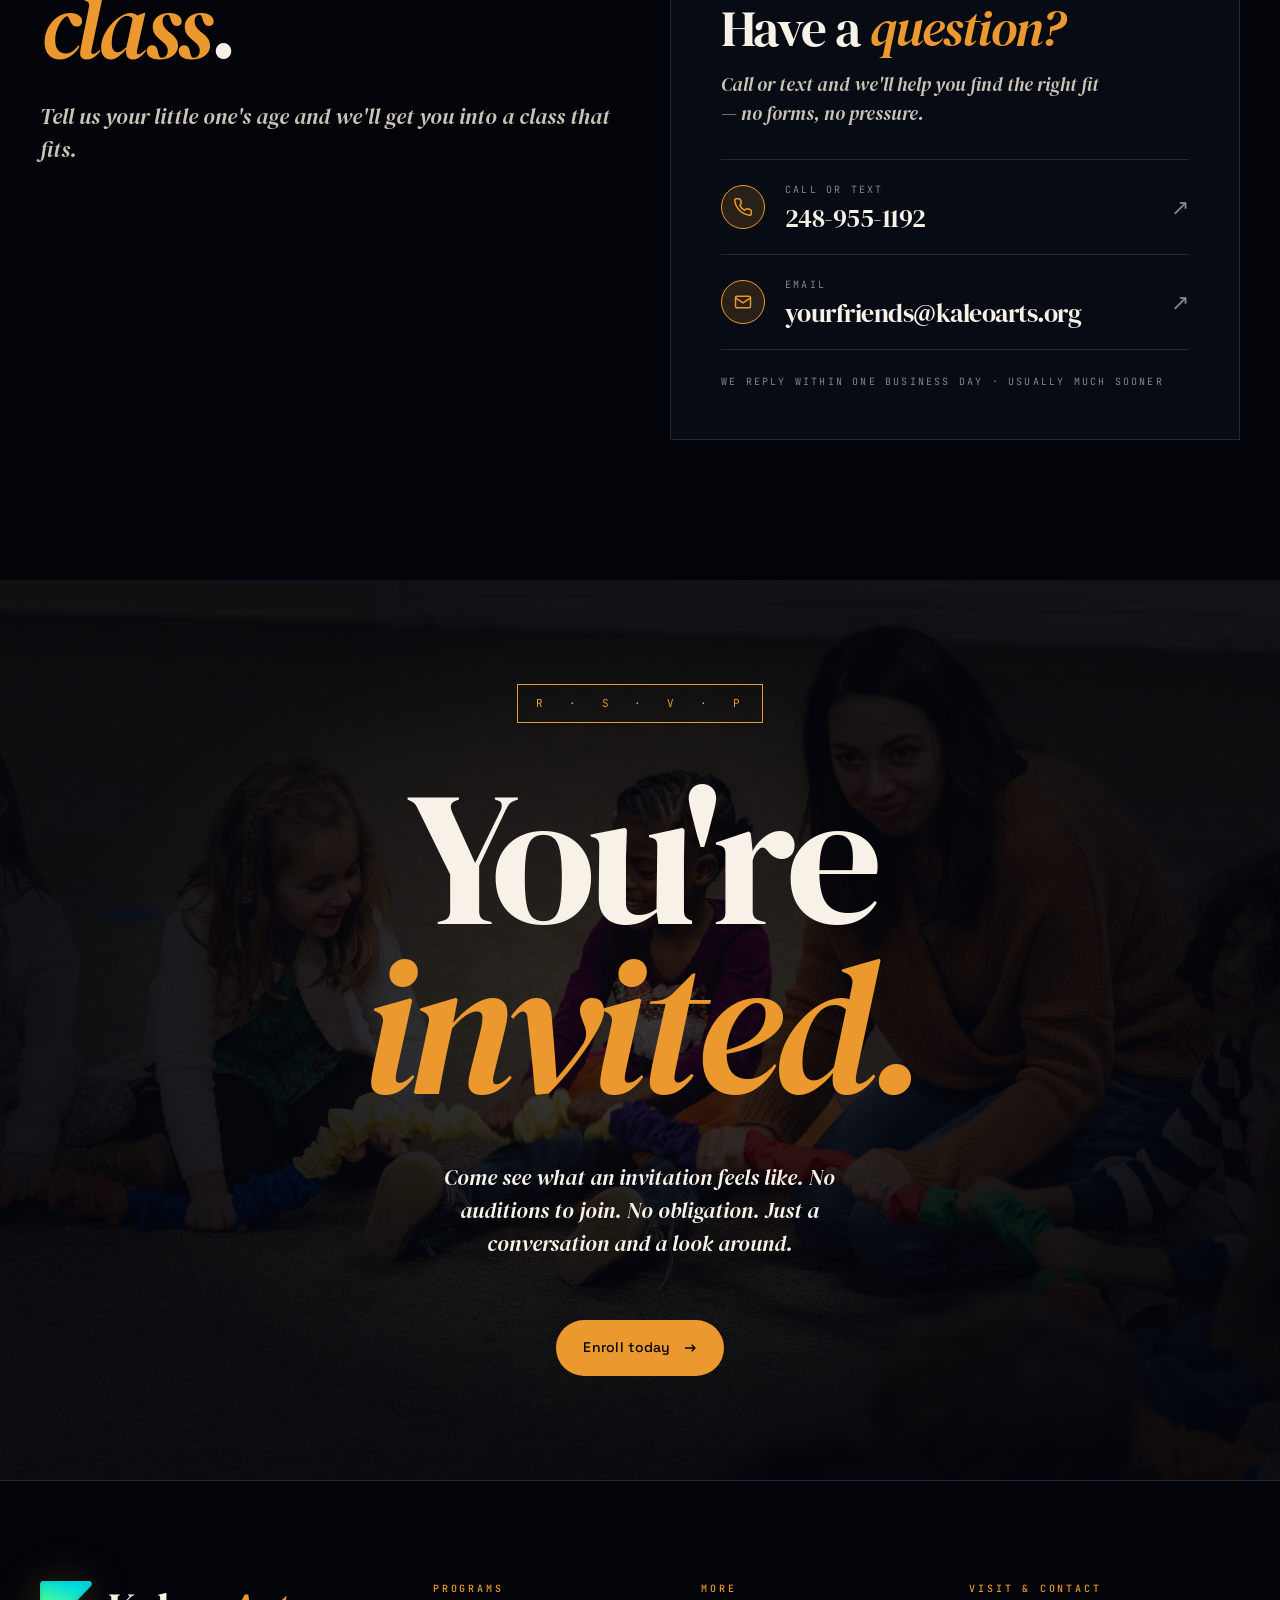
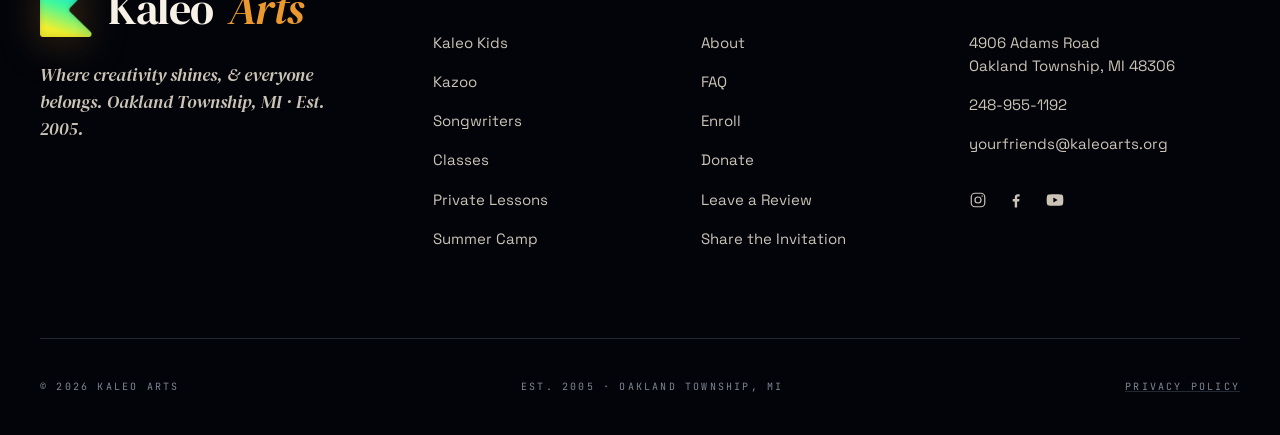
<file: kazoo.html>
<!doctype html>
<html lang="en">
<head>
  <link rel="icon" type="image/png" href="/assets/img/logo-kaleo-mark.png">
  <script async src="https://www.googletagmanager.com/gtag/js?id=G-HVM2XD47LP"></script>
  <script>window.dataLayer=window.dataLayer||[];function gtag(){dataLayer.push(arguments);}gtag('js',new Date());gtag('config','G-HVM2XD47LP');gtag('config','AW-18374676562',{'linker':{'domains':['portal.iclasspro.com']}});</script>
<script>
function gtag_report_conversion(url) {
  var callback = function () {
    if (typeof(url) != 'undefined') {
      window.location = url;
    }
  };
  gtag('event', 'conversion', {
      'send_to': 'AW-18374676562/lJ2kCN3EtuIcENKg3blE',
      'event_callback': callback
  });
  return false;
}
</script>
<meta charset="utf-8"/>
<meta name="viewport" content="width=device-width, initial-scale=1"/>
<link rel="preload" as="image" href="assets/img/kazoo-03.webp" type="image/webp" fetchpriority="high"/>

<title>Kazoo — Ages 3–6 music & movement | Kaleo Arts</title>
<meta name="description" content="Kazoo is our early-childhood program — a joyful, age-appropriate introduction to music and movement, for ages 3 through 6."/>
<link rel="canonical" href="https://kaleoarts.org/kazoo"/>
<meta property="og:type" content="website"/>
<meta property="og:site_name" content="Kaleo Arts"/>
<meta property="og:url" content="https://kaleoarts.org/kazoo"/>
<meta property="og:title" content="Kazoo — Ages 3–6 music &amp; movement | Kaleo Arts"/>
<meta property="og:description" content="Kazoo is our early-childhood program — a joyful, age-appropriate introduction to music and movement, for ages 3 through 6."/>
<meta property="og:image" content="https://kaleoarts.org/assets/img/kazoo-03.jpg"/>
<meta property="og:image:width" content="2100"/>
<meta property="og:image:height" content="1400"/>
<meta name="twitter:card" content="summary_large_image"/>
<meta name="twitter:title" content="Kazoo — Ages 3–6 music &amp; movement | Kaleo Arts"/>
<meta name="twitter:description" content="Kazoo is our early-childhood program — a joyful, age-appropriate introduction to music and movement, for ages 3 through 6."/>
<meta name="twitter:image" content="https://kaleoarts.org/assets/img/kazoo-03.jpg"/>

<link rel="preconnect" href="https://fonts.googleapis.com">
<link rel="preconnect" href="https://fonts.gstatic.com" crossorigin>
<link href="https://fonts.googleapis.com/css2?family=DM+Serif+Display:ital@0;1&family=Space+Grotesk:wght@400;500;600;700&family=Newsreader:ital,opsz,wght@0,6..72,300..700;1,6..72,300..700&family=JetBrains+Mono:wght@400;500&display=swap" rel="stylesheet">
<link rel="stylesheet" href="assets/kaleo-v3.css"/>
</head>
<body data-screen-label="Kazoo">
<div id="nav-slot"></div>

<!-- ==================== HERO ==================== -->
<section class="hero">
  <picture><source srcset="assets/img/kazoo-03.webp" type="image/webp"/><img class="hero-img" src="assets/img/kazoo-03.jpg" width="2100" height="1400" alt="A teacher and a circle of young children play with a rainbow stretchy band on the classroom floor"/></picture>
  <div class="hero-content">
    <div class="wrap-lg">
      <div class="hero-top-row">
        <picture><source srcset="assets/img/kazoo-lockup-white.webp" type="image/webp"/><img class="hero-brand-badge" src="assets/img/kazoo-lockup-white.png" width="700" height="365" alt="Kazoo by Kaleo"/></picture>
        <div class="hero-top-meta">
          <span class="l">Ages 3–6 · Early childhood music &amp; movement</span>
          <span class="r">$85/mo · 30-minute classes</span>
        </div>
      </div>
    </div>
    <div class="hero-center">
      <div class="wrap-lg">
        <h1 class="hero-title" style="max-width: none;">
          <span class="line" style="padding-right: 0.15em;"><span class="word" style="animation-delay:.2s">It's</span> <span class="word" style="animation-delay:.32s">never</span></span>
          <span class="line" style="padding-right: 0.15em;"><span class="word" style="animation-delay:.5s">too</span> <span class="word italic" style="animation-delay:.65s; padding-right: 0.1em;">early</span></span>
          <span class="line" style="padding-right: 0.15em;"><span class="word" style="animation-delay:.85s">to</span> <span class="word" style="animation-delay:.97s">discover</span></span>
          <span class="line" style="padding-right: 0.15em;"><span class="word" style="animation-delay:1.15s">your</span> <span class="word" style="animation-delay:1.28s">voice.</span></span>
        </h1>
      </div>
    </div>
    <div class="wrap-lg">
      <div class="hero-bottom">
        <div class="hero-caption">
          Kazoo is our early-childhood program — a joyful, age-appropriate introduction to the performing arts, where your little one learns to find the beat, match a pitch, and most importantly, have fun.
          <strong>Ages 3–6 · No auditions</strong>
        </div>
        <div class="hero-cta-row">
          <a class="btn btn-primary" href="https://portal.iclasspro.com/kaleoarts/classes?programs=17" target="_blank" rel="noopener" onclick="gtag_report_conversion('https://portal.iclasspro.com/kaleoarts/classes?programs=17'); return false;">Register today
            <svg viewBox="0 0 16 12" fill="none" stroke="currentColor" stroke-width="1.6"><path d="M2 6h12m-4-4l4 4-4 4"/></svg>
          </a>
          <a class="btn btn-secondary" href="#how">How it works</a>
        </div>
      </div>
    </div>
  </div>
  <div class="hero-photo-caption">Kazoo · Circle time</div>
</section>

<!-- ==================== PULL QUOTE ==================== -->
<section class="spread tight belief-section">
  <div class="wrap">
    <span class="plate-label reveal">Our belief</span>
    <div class="belief-row">
      <p class="pullq-text reveal r-d1 belief-text" style="max-width: 24ch;">
        <span class="pullq-mark" style="margin-bottom: 0; display: inline-block;">"</span>
        Your little one is <em>already musical</em>. We can see it too.
      </p>
      <picture>
        <source srcset="assets/img/kazoo-lockup-white.webp" type="image/webp">
        <img class="belief-logo reveal r-d2" src="assets/img/kazoo-lockup-white.png" width="700" height="365" alt="Kazoo by Kaleo">
      </picture>
    </div>
  </div>
</section>

<!-- ==================== HOW IT WORKS ==================== -->
<section id="how" class="spread" style="border-top: 1px solid var(--rule);">
  <div class="wrap">
    <span class="plate-label reveal">How it works</span>
    <h2 class="section-h reveal r-d1">How <em>it works</em>.</h2>

    <div class="commits">
      <div class="commit reveal">
        <div class="no">No. 01</div>
        <h3><em>From music</em> to dance.</h3>
        <p>A variety of Kazoo classes, so you can find the style your child lights up for.</p>
      </div>
      <div class="commit reveal r-d1">
        <div class="no">No. 02</div>
        <h3>30 <em>minutes</em> each.</h3>
        <p>Sized for little attention spans — many families enroll in more than one.</p>
      </div>
      <div class="commit reveal r-d2">
        <div class="no">No. 03</div>
        <h3><em>Open Play</em> add-on.</h3>
        <p>Explore instruments, costumes, and puppets together, with our staff alongside you.</p>
      </div>
    </div>
  </div>
</section>

<!-- ==================== WHY IT WORKS ==================== -->
<section class="spread" style="border-top: 1px solid var(--rule);">
  <div class="wrap-lg">
    <span class="plate-label reveal">Why it works</span>
    <div class="approach">
      <div class="approach-img-wrap reveal">
        <picture><source srcset="assets/img/kazoo-02.webp" type="image/webp"/><img class="approach-img" src="assets/img/kazoo-02.jpg" width="2100" height="1400" alt="Small hands grip a colorful stretchy band together during a Kazoo movement game"/></picture>
        <span class="img-caption">Learning through play</span>
      </div>
      <div class="approach-body">
        <p class="pullq-text reveal" style="font-size: clamp(28px, 3.5vw, 48px); margin-bottom: 40px;">
          They're <em>playing</em> — and growing — at the same time.
        </p>
        <p class="reveal r-d1">Our curriculum is rooted in research showing that music paired with cross-body movement accelerates coordination, development, and neural connections in young children.</p>
        <p class="reveal r-d2 secondary">Every class is built around that idea: keep it joyful, keep it moving, and let the learning happen alongside the fun.</p>
      </div>
    </div>
  </div>
</section>

<!-- ==================== OPEN PLAY ==================== -->
<section class="spread" style="border-top: 1px solid var(--rule);">
  <div class="wrap">
    <span class="plate-label reveal">Add-on</span>
    <div style="display: grid; grid-template-columns: 1fr 1.5fr; gap: 60px; align-items: end;" class="split-2">
      <h2 class="section-h reveal" style="margin-bottom: 0;">Add on <em>Open Play</em>.</h2>
      <p class="reveal r-d1" style="font-family: 'DM Serif Display', serif; font-size: 24px; line-height: 1.5; color: var(--cream-mute); font-style: italic; max-width: 50ch;">
        An experience where you and your child explore musical instruments, costumes, puppets, and more — all with our staff right there alongside you.
      </p>
    </div>
  </div>
</section>

<style>@media (max-width: 960px) { .split-2 { grid-template-columns: 1fr !important; gap: 24px !important; } }</style>

<!-- ==================== ENROLL / PRICE ==================== -->
<section class="spread" style="border-top: 1px solid var(--rule);">
  <div class="wrap">
    <span class="plate-label reveal">The offer</span>
    <div class="price-panel reveal r-d1">
      <div>
        <div class="price-eye">Tuition</div>
        <div class="price-big">$85<span class="unit">/mo</span></div>
        <p class="price-note">Flat monthly rate. Many families enroll in more than one class.</p>
        <h3>A joyful<br/><em>first stage</em>.</h3>
      </div>
      <div>
        <ul class="includes">
          <li>30-minute classes, ages 3–6</li>
          <li>Choose from music, dance, and more</li>
          <li>Option to enroll in more than one class</li>
          <li>Open Play add-on available</li>
          <li>No auditions to join. No experience required.</li>
        </ul>
        <a class="btn btn-primary" href="https://portal.iclasspro.com/kaleoarts/classes?programs=17" target="_blank" rel="noopener" style="width:100%; justify-content:center;" onclick="gtag_report_conversion('https://portal.iclasspro.com/kaleoarts/classes?programs=17'); return false;">Register today
          <svg viewBox="0 0 16 12" fill="none" stroke="currentColor" stroke-width="1.6"><path d="M2 6h12m-4-4l4 4-4 4"/></svg>
        </a>
      </div>
    </div>

    <div class="iclass-card reveal" style="margin-top: 40px;">
      <div class="ic-eye">Registration · Powered by iClassPro</div>
      <h3>Register for <em>Kazoo</em>.</h3>
      <p>See live class schedules, availability, and register right through our iClassPro portal.</p>
      <div class="iclass-cta">
        <a class="btn btn-primary" href="https://portal.iclasspro.com/kaleoarts/classes?programs=17" target="_blank" rel="noopener" aria-label="Open Class Schedules" onclick="gtag_report_conversion('https://portal.iclasspro.com/kaleoarts/classes?programs=17'); return false;">Class Schedules
          <svg viewBox="0 0 16 12" fill="none" stroke="currentColor" stroke-width="1.6"><path d="M2 6h12m-4-4l4 4-4 4"/></svg>
        </a>
        <a class="btn btn-secondary" href="https://portal.iclasspro.com/kaleoarts/classes?programs=17" target="_blank" rel="noopener" onclick="gtag_report_conversion('https://portal.iclasspro.com/kaleoarts/classes?programs=17'); return false;">Open registration
          <svg viewBox="0 0 16 12" fill="none" stroke="currentColor" stroke-width="1.6"><path d="M2 6h12m-4-4l4 4-4 4"/></svg>
        </a>
      </div>
      <div class="iclass-hint">Opens portal.iclasspro.com/kaleoarts in a new tab</div>
    </div>
  </div>
</section>

<!-- ==================== TESTIMONIALS ==================== -->
<section class="spread">
  <div class="wrap-lg">
    <span class="plate-label reveal">What Kazoo families say</span>
    <h2 class="section-h reveal r-d1">Little voices, <em>big joy</em>.</h2>
    <div class="voices">
      <div class="voice reveal">
        <picture><source srcset="assets/img/kazoo-01.webp" type="image/webp"/><img src="assets/img/kazoo-01.jpg" width="2100" height="1400" alt="A young girl in a light blue sweatshirt smiles and claps her hands together in class" loading="lazy"/></picture>
        <div class="num">Voice 01</div>
        <blockquote>"Open Play is the highlight of our week. My toddler asks for it by name."</blockquote>
        <cite>— Kazoo parent</cite>
      </div>
      <div class="voice reveal r-d1">
        <picture><source srcset="assets/img/kazoo-04.webp" type="image/webp"/><img src="assets/img/kazoo-04.jpg" width="2100" height="1400" alt="A Kazoo teacher gives two enthusiastic thumbs-up to a circle of young students" loading="lazy"/></picture>
        <div class="num">Voice 02</div>
        <blockquote>"She's two and already humming the songs from class at home."</blockquote>
        <cite>— Kazoo parent</cite>
      </div>
      <div class="voice reveal r-d2">
        <picture><source srcset="assets/img/kazoo-05.webp" type="image/webp"/><img src="assets/img/kazoo-05.jpg" width="2100" height="1401" alt="A wide view of Kazoo children and teachers gathered in a large circle for a movement game" loading="lazy"/></picture>
        <div class="num">Voice 03</div>
        <blockquote>"The teachers are so patient and warm with the little ones. It shows."</blockquote>
        <cite>— Kazoo parent</cite>
      </div>
    </div>
  </div>
</section>

<!-- ==================== LEAD FORM ==================== -->
<section id="lead" class="spread" style="border-top: 1px solid var(--rule);">
  <div class="wrap">
    <span class="plate-label reveal">Enroll</span>
    <div style="display:grid; grid-template-columns: 1fr 1fr; gap: 60px; align-items: start;" class="lead-grid">
      <div class="reveal">
        <h2 class="section-h" style="margin-bottom: 30px;">Find a <em>Kazoo class</em>.</h2>
        <p class="section-lede">Tell us your little one's age and we'll get you into a class that fits.</p>
      </div>
      <div class="contact-card reveal r-d1">
        <div class="cc-eye">Reach out, we're friendly</div>
        <h3>Have a <em>question?</em></h3>
        <p class="cc-lede">Call or text and we'll help you find the right fit — no forms, no pressure.</p>

        <a class="cc-row" href="tel:+12489551192">
          <div class="cc-icon" aria-hidden="true">
            <svg viewBox="0 0 24 24" width="20" height="20" fill="none" stroke="currentColor" stroke-width="1.8" stroke-linecap="round" stroke-linejoin="round"><path d="M22 16.92v3a2 2 0 0 1-2.18 2 19.79 19.79 0 0 1-8.63-3.07 19.5 19.5 0 0 1-6-6 19.79 19.79 0 0 1-3.07-8.67A2 2 0 0 1 4.11 2h3a2 2 0 0 1 2 1.72c.13.96.36 1.9.7 2.81a2 2 0 0 1-.45 2.11L8.09 9.91a16 16 0 0 0 6 6l1.27-1.27a2 2 0 0 1 2.11-.45c.91.34 1.85.57 2.81.7A2 2 0 0 1 22 16.92z"/></svg>
          </div>
          <div class="cc-body">
            <div class="cc-label">Call or text</div>
            <div class="cc-value">248-955-1192</div>
          </div>
          <div class="cc-arrow">↗</div>
        </a>

        <a class="cc-row" href="mailto:yourfriends@kaleoarts.org">
          <div class="cc-icon" aria-hidden="true">
            <svg viewBox="0 0 24 24" width="20" height="20" fill="none" stroke="currentColor" stroke-width="1.8" stroke-linecap="round" stroke-linejoin="round"><rect x="3" y="5" width="18" height="14" rx="2"/><path d="M3 7l9 6 9-6"/></svg>
          </div>
          <div class="cc-body">
            <div class="cc-label">Email</div>
            <div class="cc-value">yourfriends@kaleoarts.org</div>
          </div>
          <div class="cc-arrow">↗</div>
        </a>

        <div class="cc-note">We reply within one business day · usually much sooner</div>
      </div>
    </div>
  </div>
</section>

<style>@media (max-width: 960px) { .lead-grid { grid-template-columns: 1fr !important; gap: 40px !important; } }</style>

<!-- ==================== FINAL ==================== -->
<section class="final">
  <picture><source srcset="assets/img/kazoo-03.webp" type="image/webp"/><img src="assets/img/kazoo-03.jpg" width="2100" height="1400" alt="A teacher and children share a joyful moment together in a Kazoo circle" loading="lazy" data-parallax="0.05"/></picture>
  <div class="final-content">
    <span class="rsvp-eye reveal">R &nbsp;·&nbsp; S &nbsp;·&nbsp; V &nbsp;·&nbsp; P</span>
    <h2 class="reveal r-d1">You're<br/><em>invited.</em></h2>
    <p class="reveal r-d2">Come see what an invitation feels like. No auditions to join. No obligation. Just a conversation and a look around.</p>
    <div class="cta-row reveal r-d3">
      <a class="btn btn-primary" href="enroll.html">Enroll today
        <svg viewBox="0 0 16 12" fill="none" stroke="currentColor" stroke-width="1.6"><path d="M2 6h12m-4-4l4 4-4 4"/></svg>
      </a>
    </div>
  </div>
</section>

<div id="footer-slot"></div>

<script>window.__page = 'kazoo';</script>
<script src="assets/chrome-v3.js"></script>
</body>
</html>
</file>
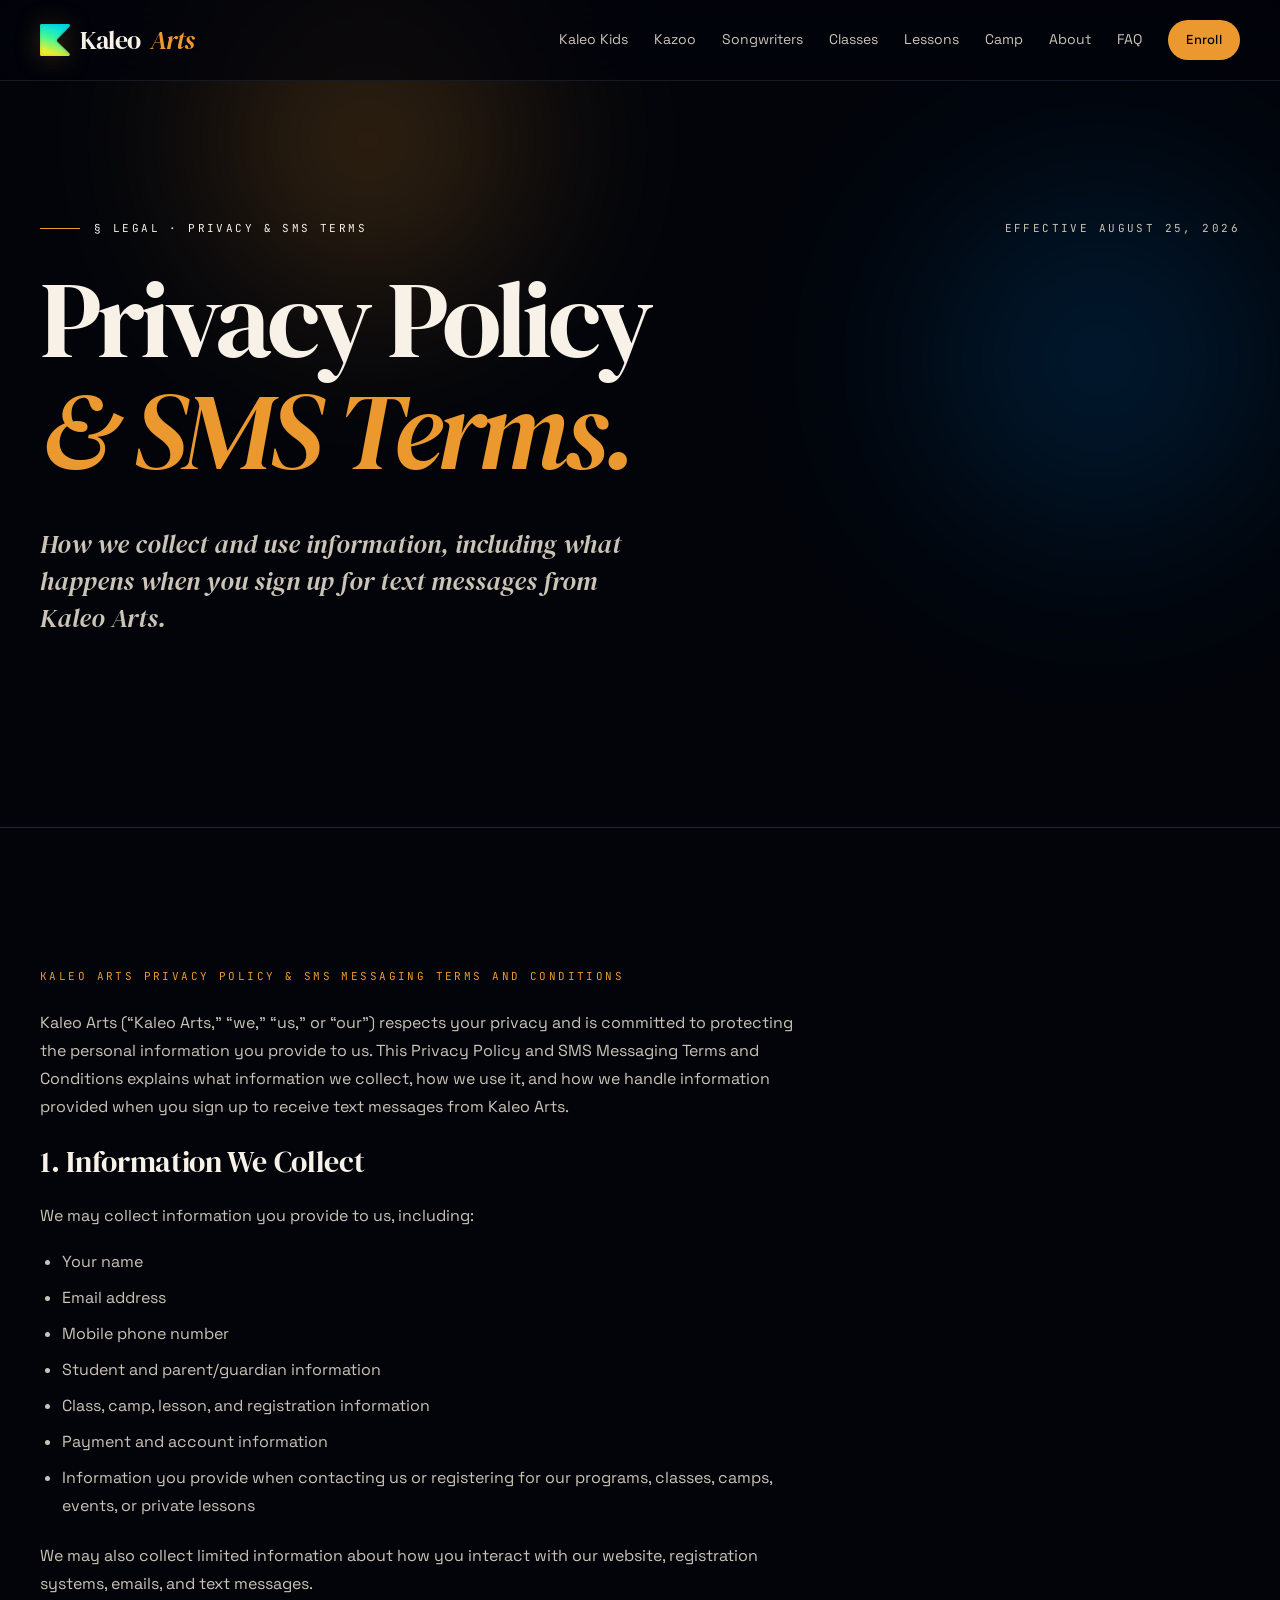
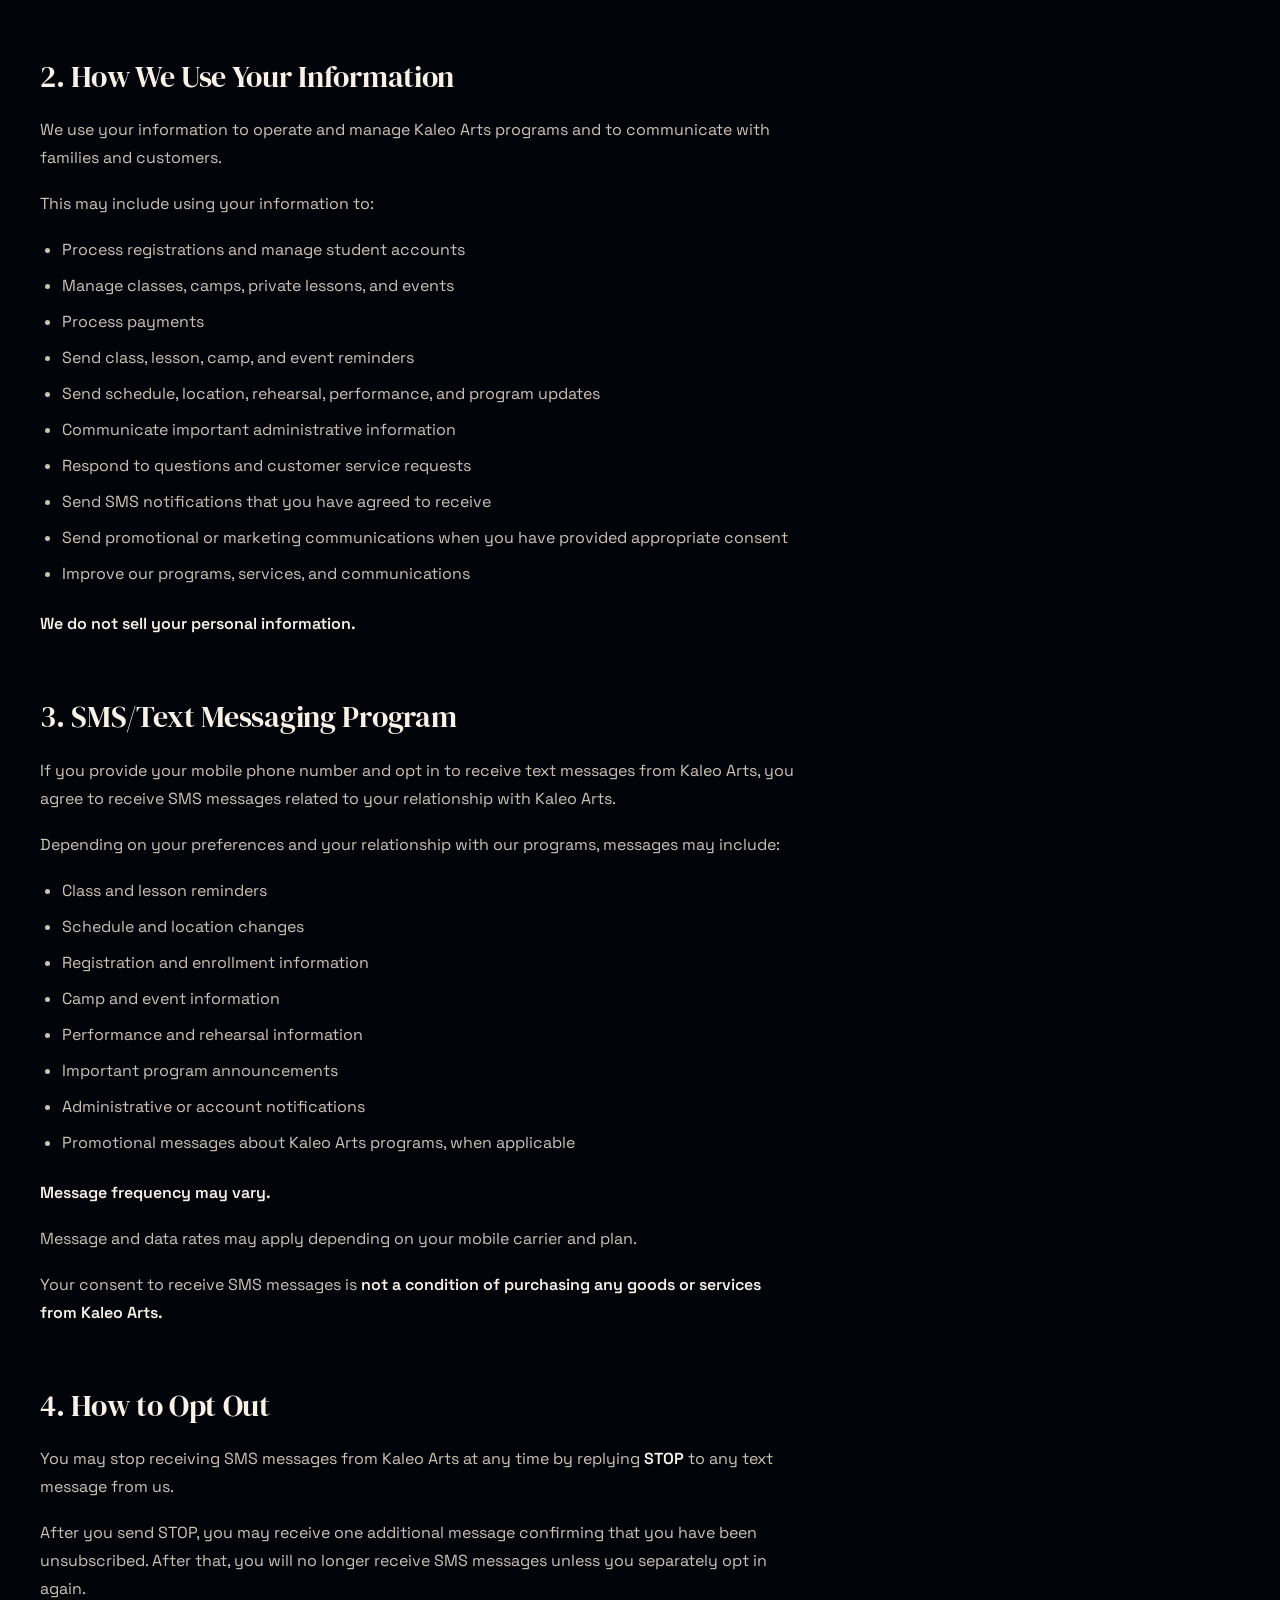
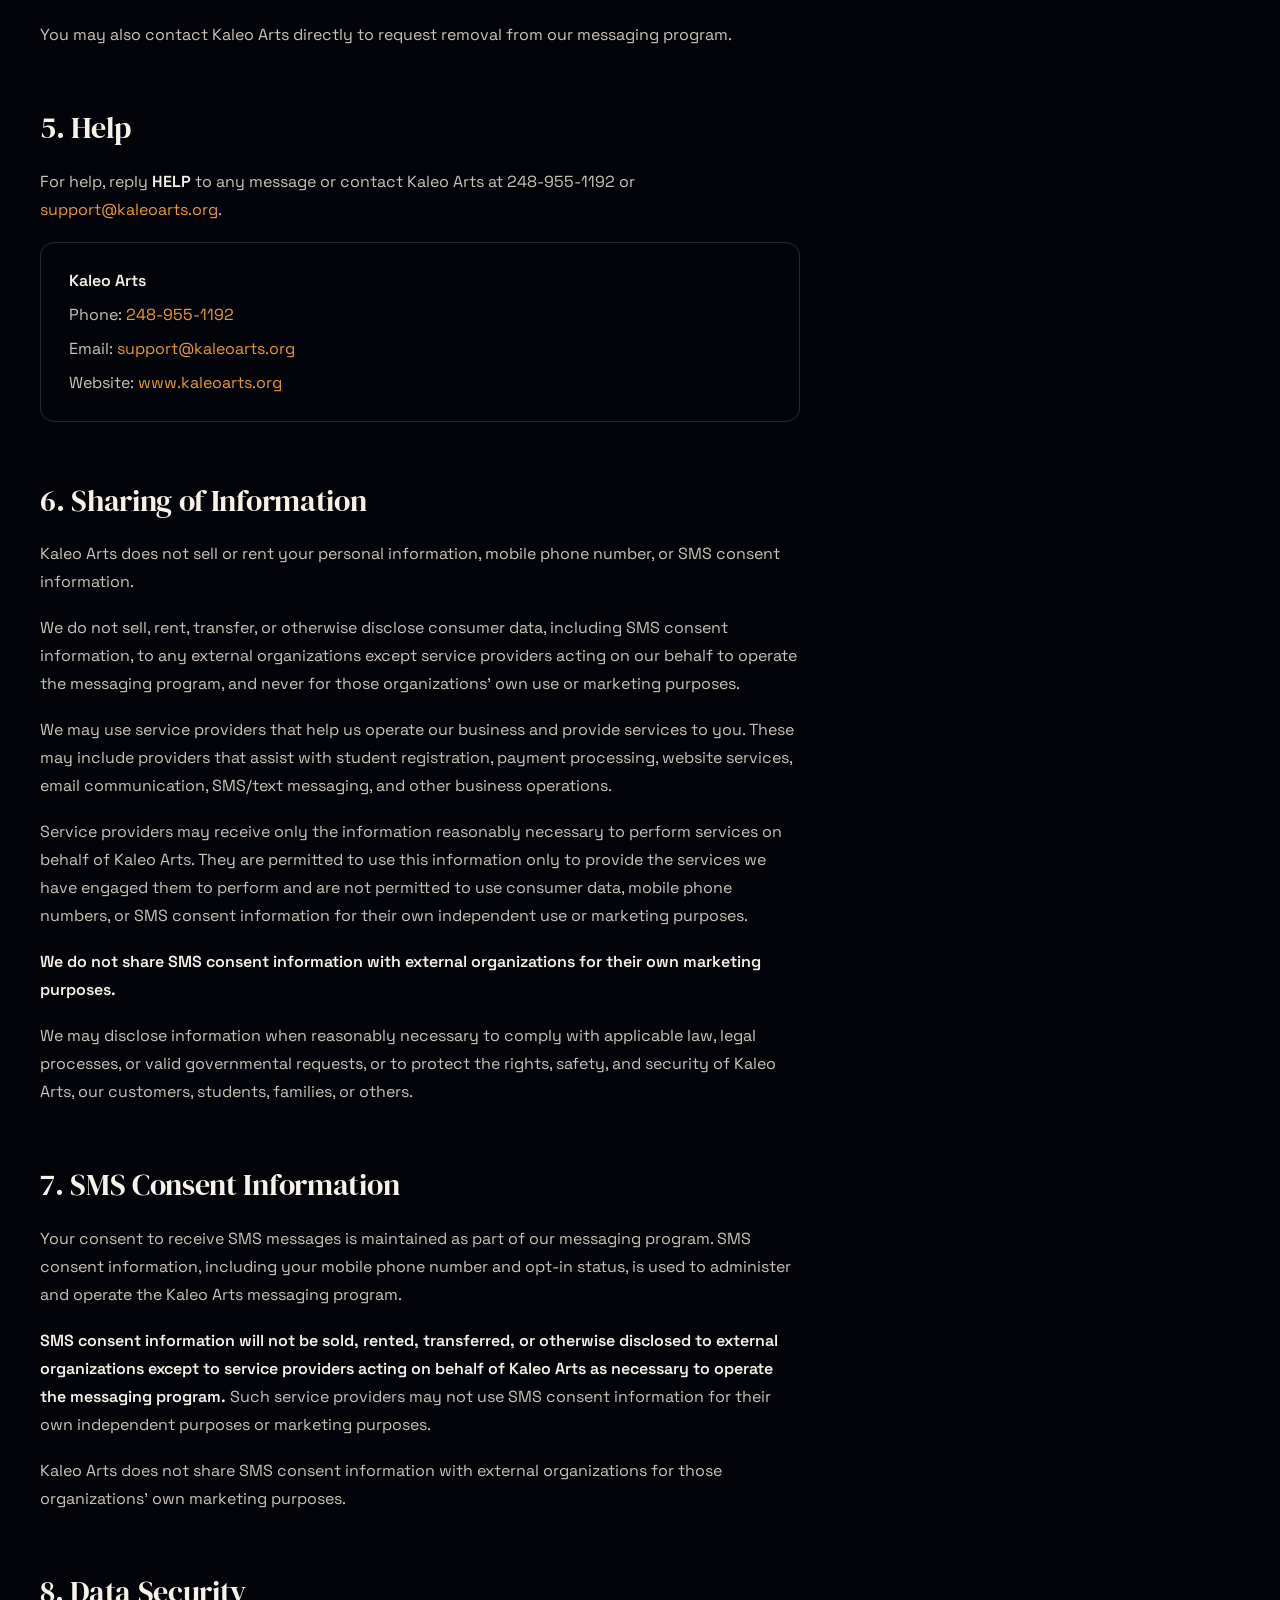
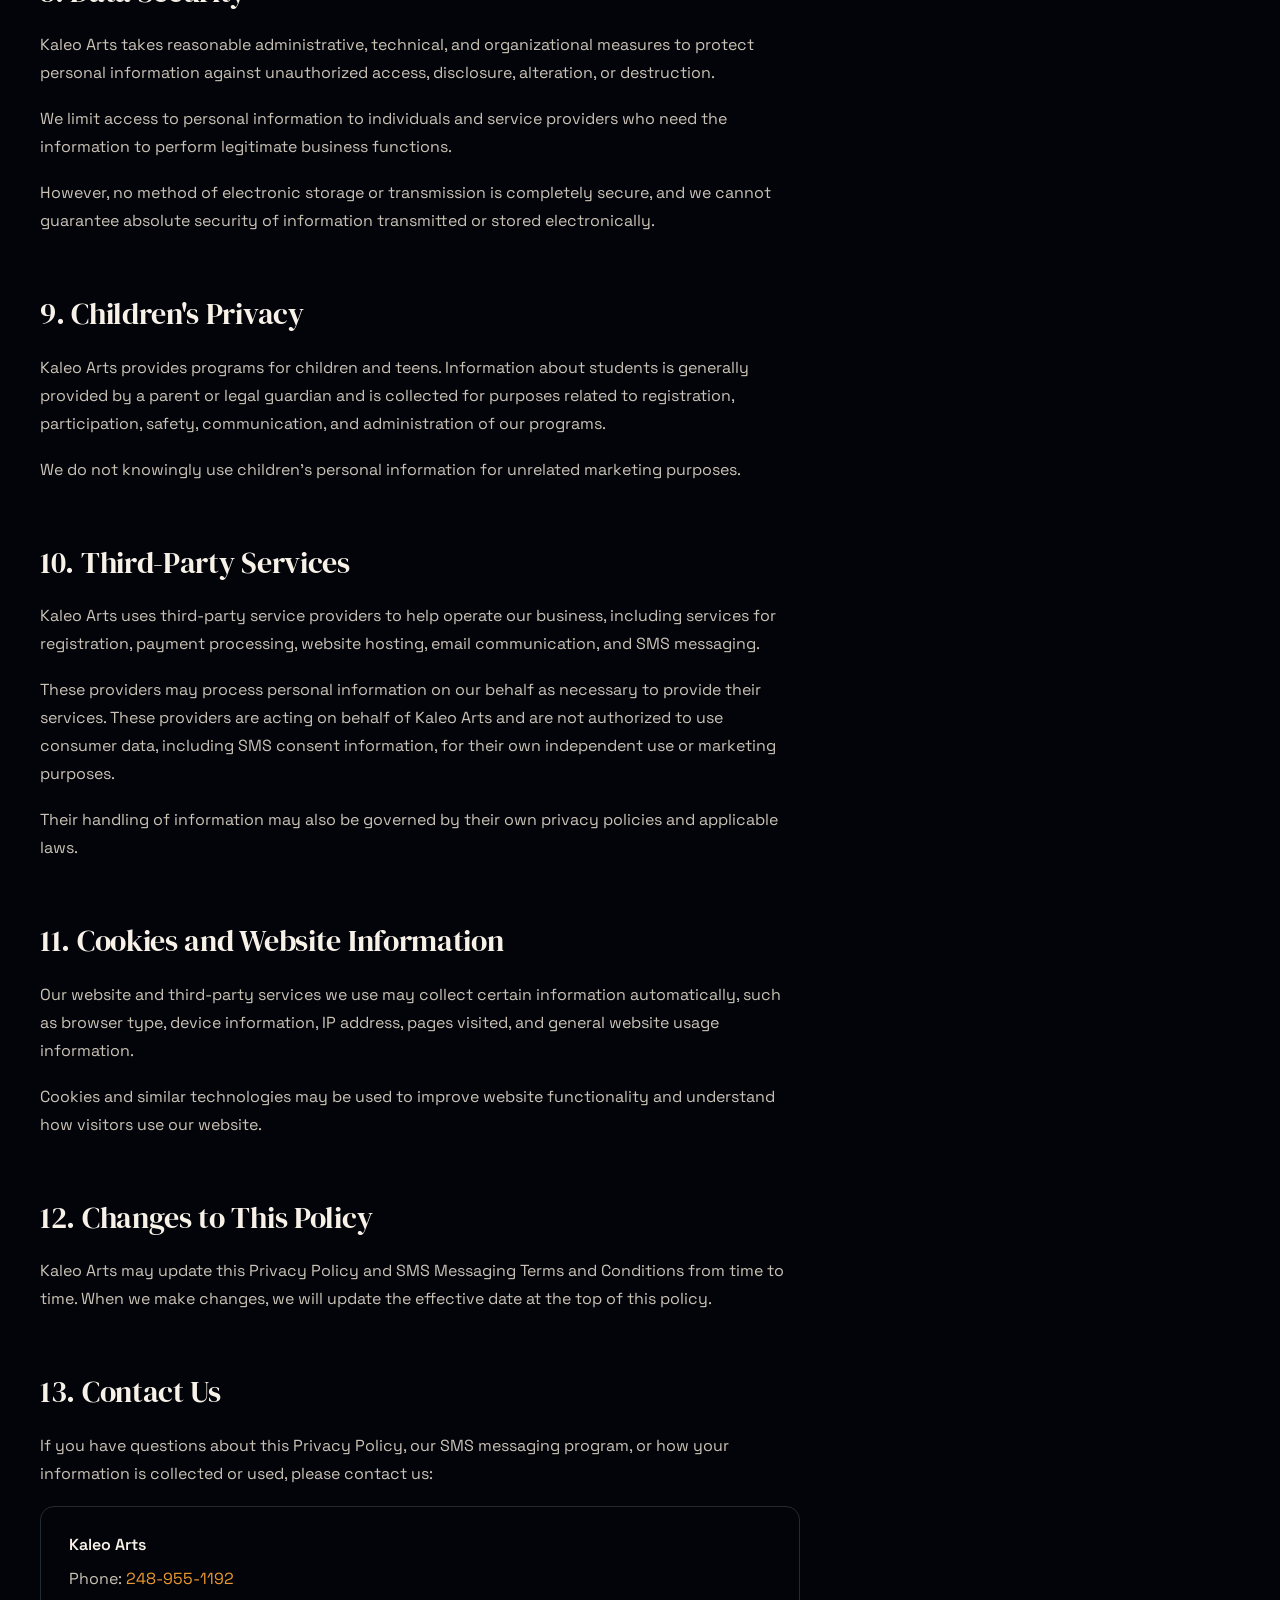
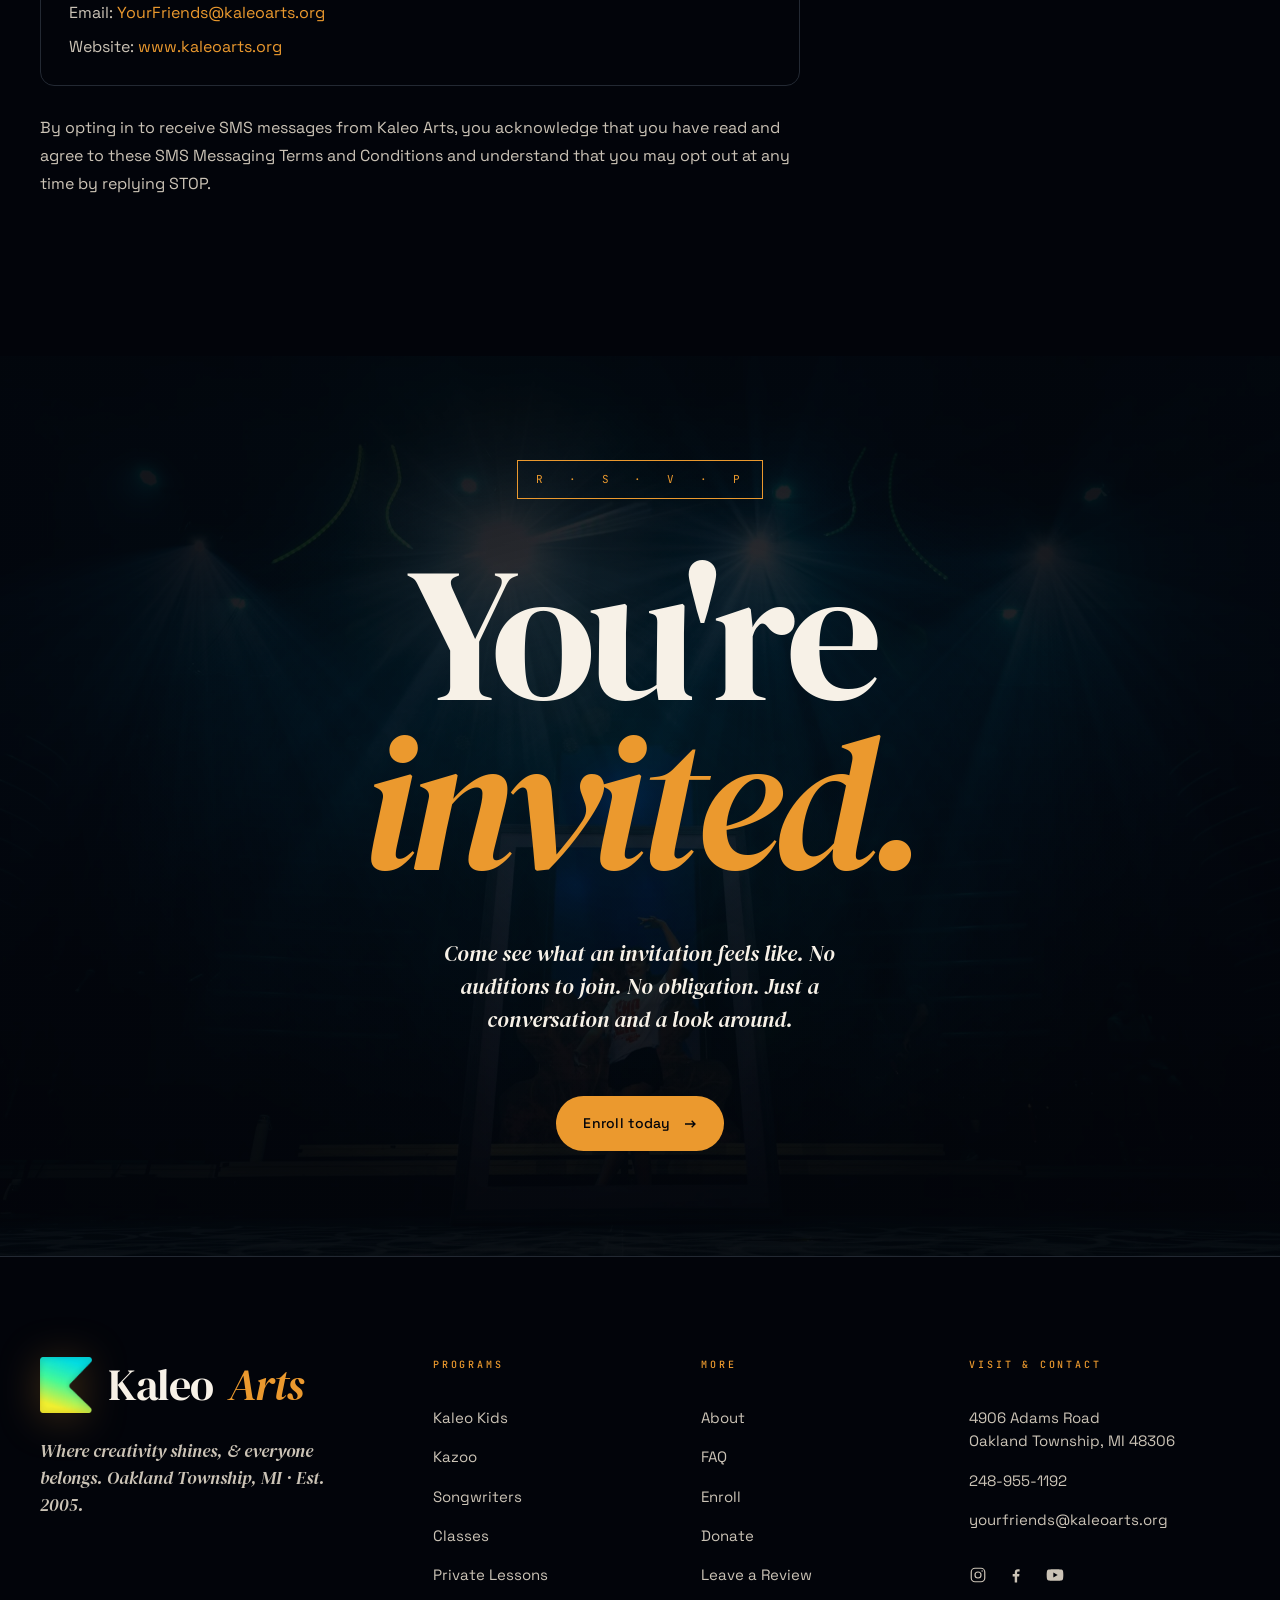
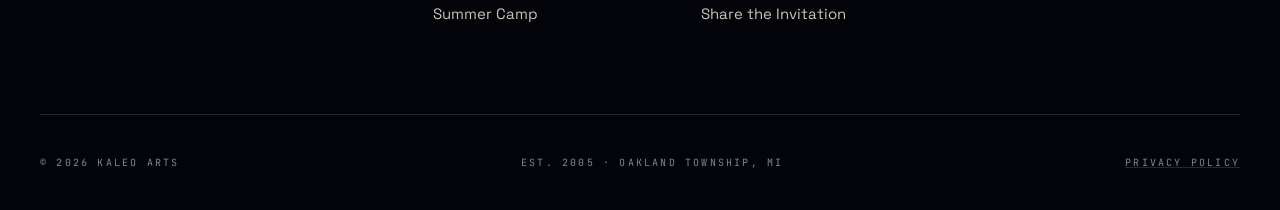
<file: privacy-policy.html>
<!doctype html>
<html lang="en">
<head>
<link rel="icon" type="image/png" href="/assets/img/logo-kaleo-mark.png">
<script async src="https://www.googletagmanager.com/gtag/js?id=G-HVM2XD47LP"></script>
<script>window.dataLayer=window.dataLayer||[];function gtag(){dataLayer.push(arguments);}gtag('js',new Date());gtag('config','G-HVM2XD47LP');gtag('config','AW-18374676562',{'linker':{'domains':['portal.iclasspro.com']}});</script>
<meta charset="utf-8"/>
<meta name="viewport" content="width=device-width, initial-scale=1"/>
<title>Privacy Policy &amp; SMS Terms — Kaleo Arts</title>
<meta name="description" content="How Kaleo Arts collects and uses information, including our SMS text messaging program terms — message frequency, opt-out, and privacy of mobile information."/>
<link rel="canonical" href="https://kaleoarts.org/privacy-policy"/>
<meta property="og:type" content="website"/>
<meta property="og:site_name" content="Kaleo Arts"/>
<meta property="og:url" content="https://kaleoarts.org/privacy-policy"/>
<meta property="og:title" content="Privacy Policy &amp; SMS Terms — Kaleo Arts"/>
<meta property="og:description" content="How Kaleo Arts collects and uses information, including our SMS text messaging program terms."/>
<meta property="og:image" content="https://kaleoarts.org/assets/img/kaleo-33.jpg"/>
<meta property="og:image:width" content="2400"/>
<meta property="og:image:height" content="1597"/>
<meta name="twitter:card" content="summary_large_image"/>
<meta name="twitter:title" content="Privacy Policy &amp; SMS Terms — Kaleo Arts"/>
<meta name="twitter:description" content="How Kaleo Arts collects and uses information, including our SMS text messaging program terms."/>
<meta name="twitter:image" content="https://kaleoarts.org/assets/img/kaleo-33.jpg"/>

<link rel="preconnect" href="https://fonts.googleapis.com">
<link rel="preconnect" href="https://fonts.gstatic.com" crossorigin>
<link href="https://fonts.googleapis.com/css2?family=DM+Serif+Display:ital@0;1&family=Space+Grotesk:wght@400;500;600;700&family=Newsreader:ital,opsz,wght@0,6..72,300..700;1,6..72,300..700&family=JetBrains+Mono:wght@400;500&display=swap" rel="stylesheet">
<link rel="stylesheet" href="assets/kaleo-v3.css"/>
<style>
.policy-eyebrow {
font-family: 'JetBrains Mono', monospace;
font-size: 11px;
letter-spacing: 0.22em;
text-transform: uppercase;
color: var(--amber);
margin-bottom: 24px;
display: block;
}
.policy-content { max-width: 760px; }
.policy-content h2 {
font-family: 'DM Serif Display', serif;
font-weight: 400;
font-size: 30px;
letter-spacing: -0.01em;
color: var(--cream);
margin-top: 56px;
margin-bottom: 16px;
}
.policy-content h2:first-of-type { margin-top: 0; }
.policy-content p {
font-family: 'Space Grotesk', sans-serif;
font-size: 16px;
line-height: 1.75;
color: var(--cream-mute);
margin-bottom: 18px;
}
.policy-content ul {
margin: 0 0 22px 0;
padding-left: 22px;
}
.policy-content li {
font-family: 'Space Grotesk', sans-serif;
font-size: 16px;
line-height: 1.75;
color: var(--cream-mute);
margin-bottom: 8px;
}
.policy-content strong { color: var(--cream); font-weight: 600; }
.policy-content a { color: var(--amber); }
.policy-content .policy-contact {
margin-top: 8px;
padding: 24px 28px;
border: 1px solid var(--rule);
border-radius: 14px;
}
.policy-content .policy-contact p { margin-bottom: 6px; }
.policy-content .policy-contact p:last-child { margin-bottom: 0; }
@media (max-width: 720px) {
.policy-content h2 { font-size: 24px; margin-top: 44px; }
}
</style>
</head>
<body data-screen-label="Privacy Policy">
<div id="nav-slot"></div>

<!-- ==================== HERO — typographic ==================== -->
<section class="hero hero-typo">
<span class="spot a"></span>
<span class="spot b"></span>
<div class="hero-content wrap-lg">
<div class="hero-top-meta">
<span class="l">§ Legal · Privacy &amp; SMS terms</span>
<span class="r">Effective August 25, 2026</span>
</div>
<div class="hero-center">
<div style="width:100%;">
<h1 class="hero-title">
<span class="line"><span class="word" style="animation-delay:.2s">Privacy</span> <span class="word" style="animation-delay:.32s">Policy</span></span>
<span class="line"><span class="word italic" style="animation-delay:.45s">&amp;</span> <span class="word italic" style="animation-delay:.58s">SMS</span> <span class="word italic" style="animation-delay:.7s">Terms.</span></span>
</h1>
<p class="hero-lede">How we collect and use information, including what happens when you sign up for text messages from Kaleo Arts.</p>
</div>
</div>
</div>
</section>

<!-- ==================== POLICY BODY ==================== -->
<section class="spread">
<div class="wrap">
<span class="policy-eyebrow reveal">Kaleo Arts Privacy Policy &amp; SMS Messaging Terms and Conditions</span>
<div class="policy-content reveal r-d1">
<p>Kaleo Arts (&ldquo;Kaleo Arts,&rdquo; &ldquo;we,&rdquo; &ldquo;us,&rdquo; or &ldquo;our&rdquo;) respects your privacy and is committed to protecting the personal information you provide to us. This Privacy Policy and SMS Messaging Terms and Conditions explains what information we collect, how we use it, and how we handle information provided when you sign up to receive text messages from Kaleo Arts.</p>

<h2>1. Information We Collect</h2>
<p>We may collect information you provide to us, including:</p>
<ul>
<li>Your name</li>
<li>Email address</li>
<li>Mobile phone number</li>
<li>Student and parent/guardian information</li>
<li>Class, camp, lesson, and registration information</li>
<li>Payment and account information</li>
<li>Information you provide when contacting us or registering for our programs, classes, camps, events, or private lessons</li>
</ul>
<p>We may also collect limited information about how you interact with our website, registration systems, emails, and text messages.</p>

<h2>2. How We Use Your Information</h2>
<p>We use your information to operate and manage Kaleo Arts programs and to communicate with families and customers.</p>
<p>This may include using your information to:</p>
<ul>
<li>Process registrations and manage student accounts</li>
<li>Manage classes, camps, private lessons, and events</li>
<li>Process payments</li>
<li>Send class, lesson, camp, and event reminders</li>
<li>Send schedule, location, rehearsal, performance, and program updates</li>
<li>Communicate important administrative information</li>
<li>Respond to questions and customer service requests</li>
<li>Send SMS notifications that you have agreed to receive</li>
<li>Send promotional or marketing communications when you have provided appropriate consent</li>
<li>Improve our programs, services, and communications</li>
</ul>
<p><strong>We do not sell your personal information.</strong></p>

<h2>3. SMS/Text Messaging Program</h2>
<p>If you provide your mobile phone number and opt in to receive text messages from Kaleo Arts, you agree to receive SMS messages related to your relationship with Kaleo Arts.</p>
<p>Depending on your preferences and your relationship with our programs, messages may include:</p>
<ul>
<li>Class and lesson reminders</li>
<li>Schedule and location changes</li>
<li>Registration and enrollment information</li>
<li>Camp and event information</li>
<li>Performance and rehearsal information</li>
<li>Important program announcements</li>
<li>Administrative or account notifications</li>
<li>Promotional messages about Kaleo Arts programs, when applicable</li>
</ul>
<p><strong>Message frequency may vary.</strong></p>
<p>Message and data rates may apply depending on your mobile carrier and plan.</p>
<p>Your consent to receive SMS messages is <strong>not a condition of purchasing any goods or services from Kaleo Arts.</strong></p>

<h2>4. How to Opt Out</h2>
<p>You may stop receiving SMS messages from Kaleo Arts at any time by replying <strong>STOP</strong> to any text message from us.</p>
<p>After you send STOP, you may receive one additional message confirming that you have been unsubscribed. After that, you will no longer receive SMS messages unless you separately opt in again.</p>
<p>You may also contact Kaleo Arts directly to request removal from our messaging program.</p>

<h2>5. Help</h2>
<p>For help, reply <strong>HELP</strong> to any message or contact Kaleo Arts at 248-955-1192 or <a href="mailto:support@kaleoarts.org">support@kaleoarts.org</a>.</p>
<div class="policy-contact">
<p><strong>Kaleo Arts</strong></p>
<p>Phone: <a href="tel:+12489551192">248-955-1192</a></p>
<p>Email: <a href="mailto:support@kaleoarts.org">support@kaleoarts.org</a></p>
<p>Website: <a href="https://www.kaleoarts.org">www.kaleoarts.org</a></p>
</div>

<h2>6. Sharing of Information</h2>
<p>Kaleo Arts does not sell or rent your personal information, mobile phone number, or SMS consent information.</p>
<p>We do not sell, rent, transfer, or otherwise disclose consumer data, including SMS consent information, to any external organizations except service providers acting on our behalf to operate the messaging program, and never for those organizations&rsquo; own use or marketing purposes.</p>
<p>We may use service providers that help us operate our business and provide services to you. These may include providers that assist with student registration, payment processing, website services, email communication, SMS/text messaging, and other business operations.</p>
<p>Service providers may receive only the information reasonably necessary to perform services on behalf of Kaleo Arts. They are permitted to use this information only to provide the services we have engaged them to perform and are not permitted to use consumer data, mobile phone numbers, or SMS consent information for their own independent use or marketing purposes.</p>
<p><strong>We do not share SMS consent information with external organizations for their own marketing purposes.</strong></p>
<p>We may disclose information when reasonably necessary to comply with applicable law, legal processes, or valid governmental requests, or to protect the rights, safety, and security of Kaleo Arts, our customers, students, families, or others.</p>

<h2>7. SMS Consent Information</h2>
<p>Your consent to receive SMS messages is maintained as part of our messaging program. SMS consent information, including your mobile phone number and opt-in status, is used to administer and operate the Kaleo Arts messaging program.</p>
<p><strong>SMS consent information will not be sold, rented, transferred, or otherwise disclosed to external organizations except to service providers acting on behalf of Kaleo Arts as necessary to operate the messaging program.</strong> Such service providers may not use SMS consent information for their own independent purposes or marketing purposes.</p>
<p>Kaleo Arts does not share SMS consent information with external organizations for those organizations&rsquo; own marketing purposes.</p>

<h2>8. Data Security</h2>
<p>Kaleo Arts takes reasonable administrative, technical, and organizational measures to protect personal information against unauthorized access, disclosure, alteration, or destruction.</p>
<p>We limit access to personal information to individuals and service providers who need the information to perform legitimate business functions.</p>
<p>However, no method of electronic storage or transmission is completely secure, and we cannot guarantee absolute security of information transmitted or stored electronically.</p>

<h2>9. Children's Privacy</h2>
<p>Kaleo Arts provides programs for children and teens. Information about students is generally provided by a parent or legal guardian and is collected for purposes related to registration, participation, safety, communication, and administration of our programs.</p>
<p>We do not knowingly use children's personal information for unrelated marketing purposes.</p>

<h2>10. Third-Party Services</h2>
<p>Kaleo Arts uses third-party service providers to help operate our business, including services for registration, payment processing, website hosting, email communication, and SMS messaging.</p>
<p>These providers may process personal information on our behalf as necessary to provide their services. These providers are acting on behalf of Kaleo Arts and are not authorized to use consumer data, including SMS consent information, for their own independent use or marketing purposes.</p>
<p>Their handling of information may also be governed by their own privacy policies and applicable laws.</p>

<h2>11. Cookies and Website Information</h2>
<p>Our website and third-party services we use may collect certain information automatically, such as browser type, device information, IP address, pages visited, and general website usage information.</p>
<p>Cookies and similar technologies may be used to improve website functionality and understand how visitors use our website.</p>

<h2>12. Changes to This Policy</h2>
<p>Kaleo Arts may update this Privacy Policy and SMS Messaging Terms and Conditions from time to time. When we make changes, we will update the effective date at the top of this policy.</p>

<h2>13. Contact Us</h2>
<p>If you have questions about this Privacy Policy, our SMS messaging program, or how your information is collected or used, please contact us:</p>
<div class="policy-contact">
<p><strong>Kaleo Arts</strong></p>
<p>Phone: <a href="tel:+12489551192">248-955-1192</a></p>
<p>Email: <a href="mailto:YourFriends@kaleoarts.org">YourFriends@kaleoarts.org</a></p>
<p>Website: <a href="https://www.kaleoarts.org">www.kaleoarts.org</a></p>
</div>

<p style="margin-top: 28px;">By opting in to receive SMS messages from Kaleo Arts, you acknowledge that you have read and agree to these SMS Messaging Terms and Conditions and understand that you may opt out at any time by replying STOP.</p>

</div>
</div>
</section>

<!-- ==================== FINAL / INVITATION ==================== -->
<section class="final">
<picture><source srcset="assets/img/kaleo-33.webp" type="image/webp"/><img src="assets/img/kaleo-33.jpg" width="2400" height="1597" alt="A single performer stands framed by spotlight beams pouring down on a smoke-filled stage" loading="lazy" data-parallax="0.05"/></picture>
<div class="final-content">
<span class="rsvp-eye reveal">R &nbsp;·&nbsp; S &nbsp;·&nbsp; V &nbsp;·&nbsp; P</span>
<h2 class="reveal r-d1">You're<br/><em>invited.</em></h2>
<p class="reveal r-d2">Come see what an invitation feels like. No auditions to join. No obligation. Just a conversation and a look around.</p>
<div class="cta-row reveal r-d3">
<a class="btn btn-primary" href="enroll.html">Enroll today
<svg viewBox="0 0 16 12" fill="none" stroke="currentColor" stroke-width="1.6"><path d="M2 6h12m-4-4l4 4-4 4"/></svg>
</a>
</div>
</div>
</section>

<div id="footer-slot"></div>

<script>window.__page = 'privacy-policy';</script>
<script src="assets/chrome-v3.js"></script>
</body>
</html>
</file>
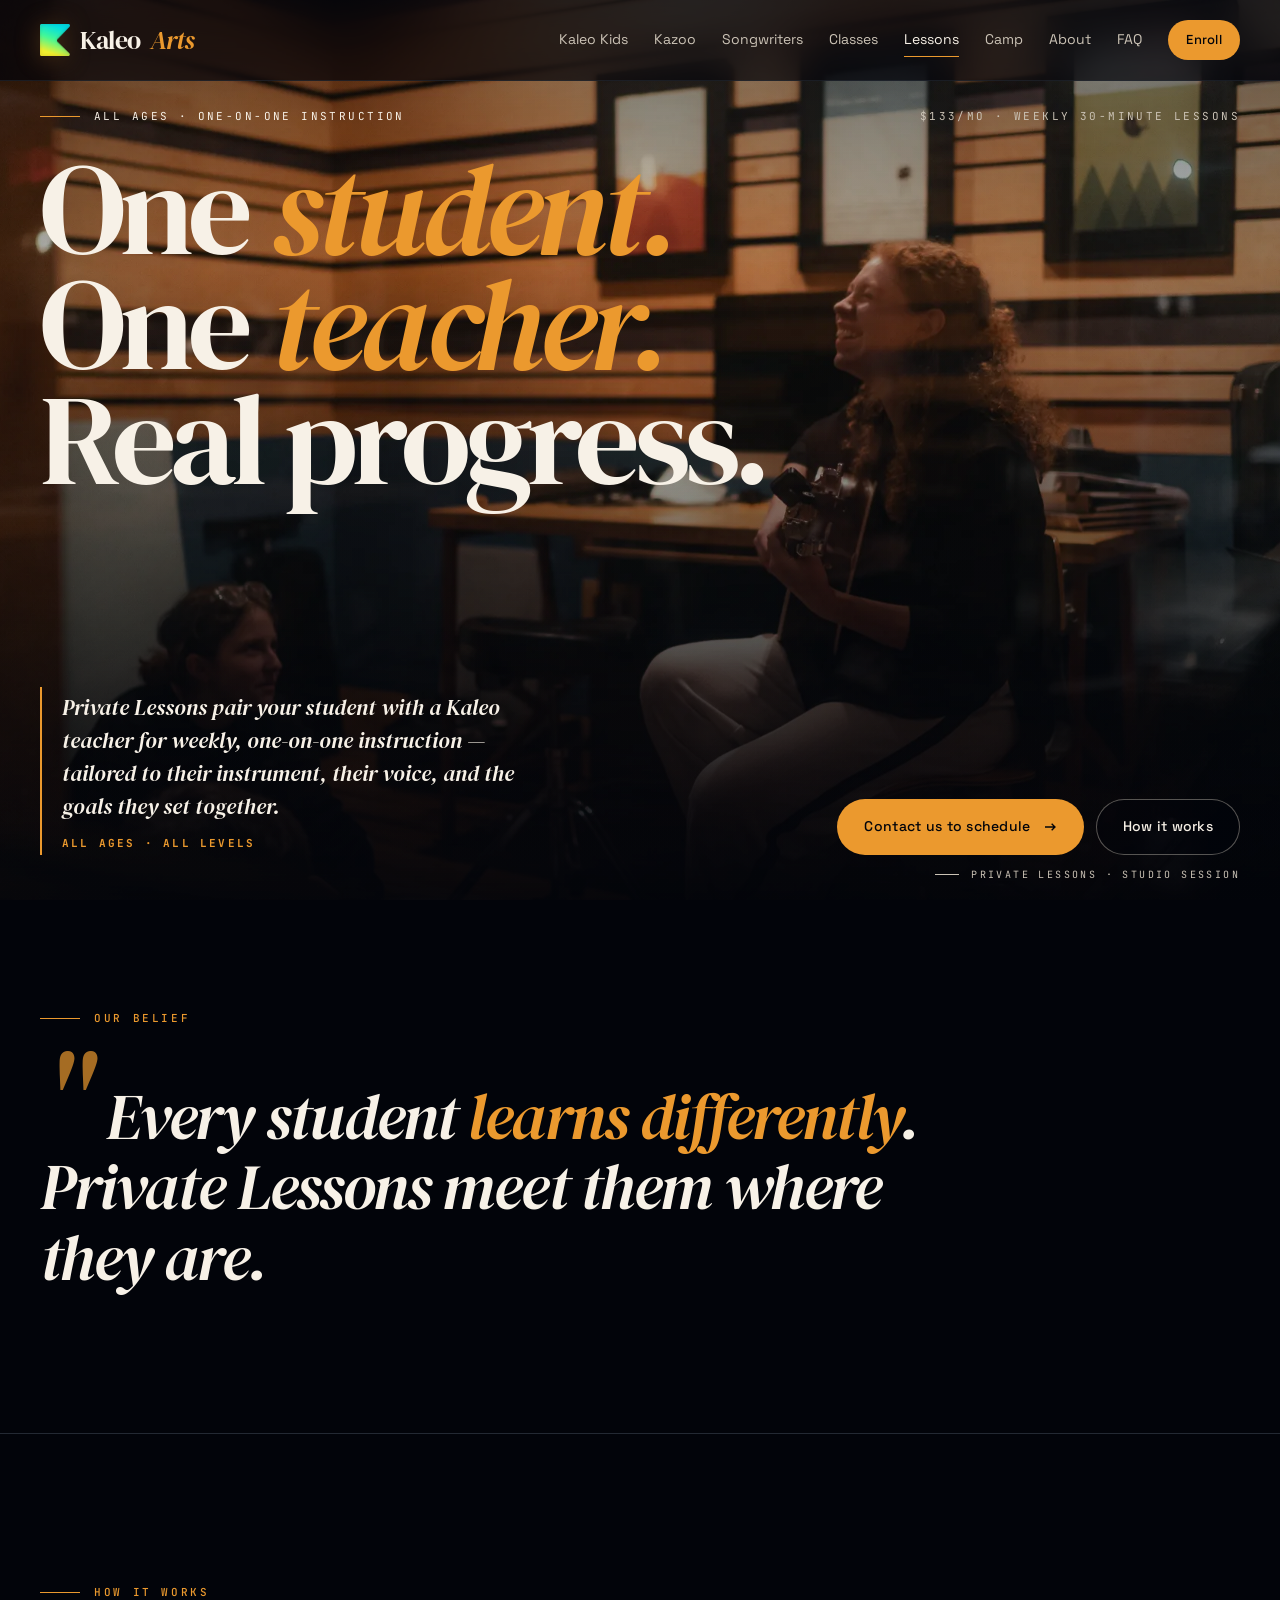
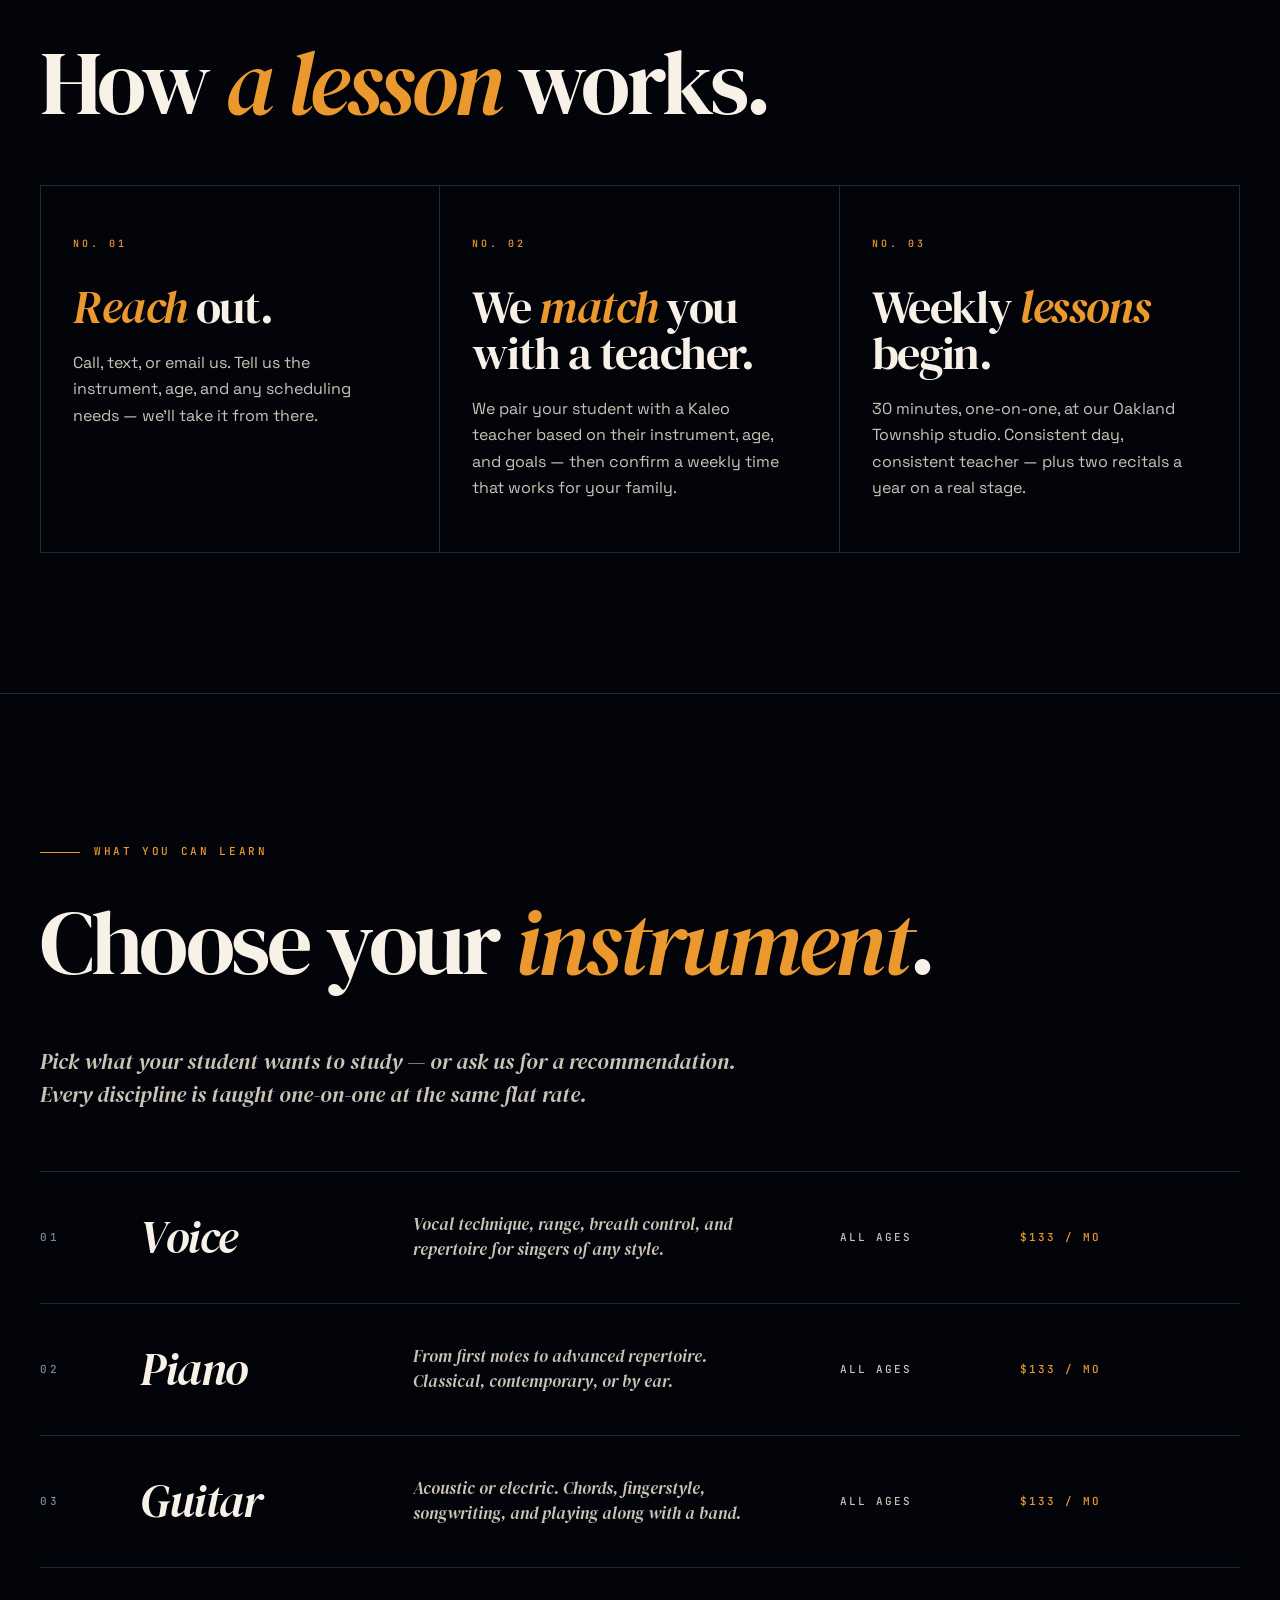
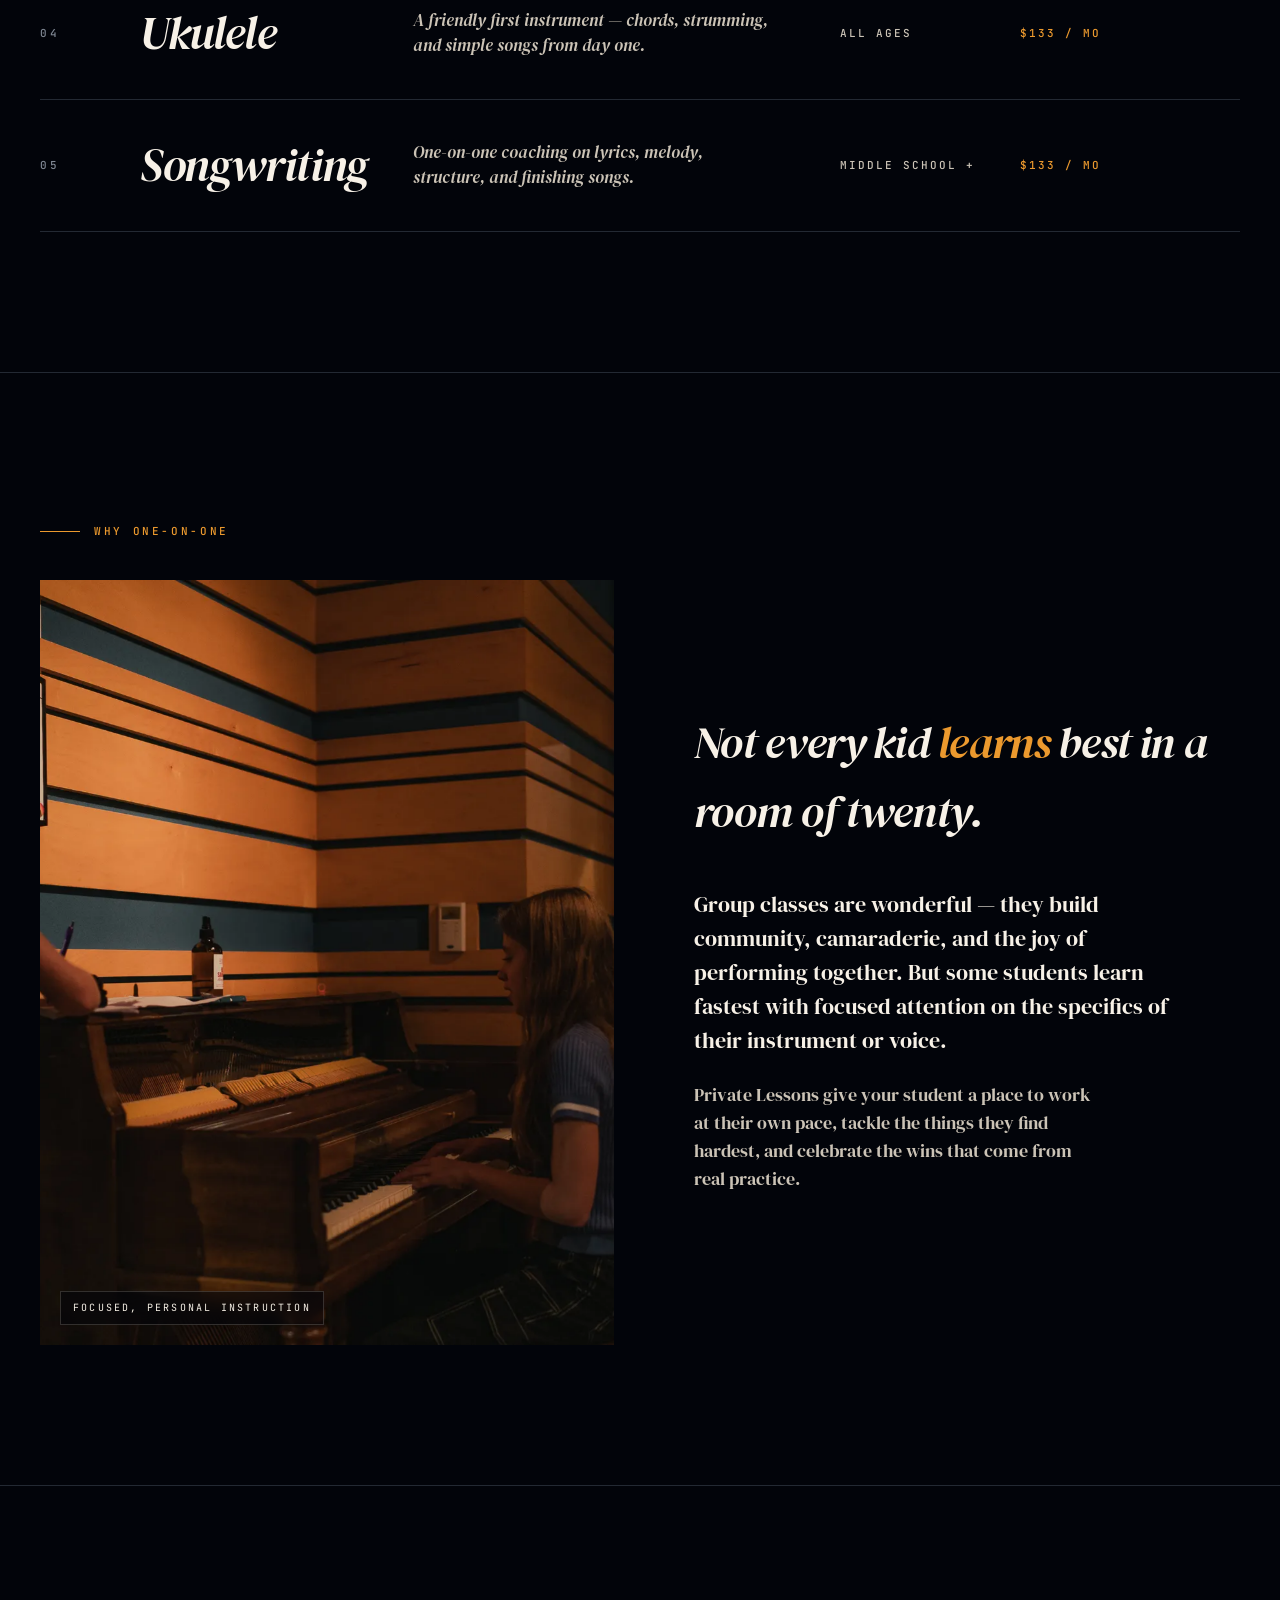
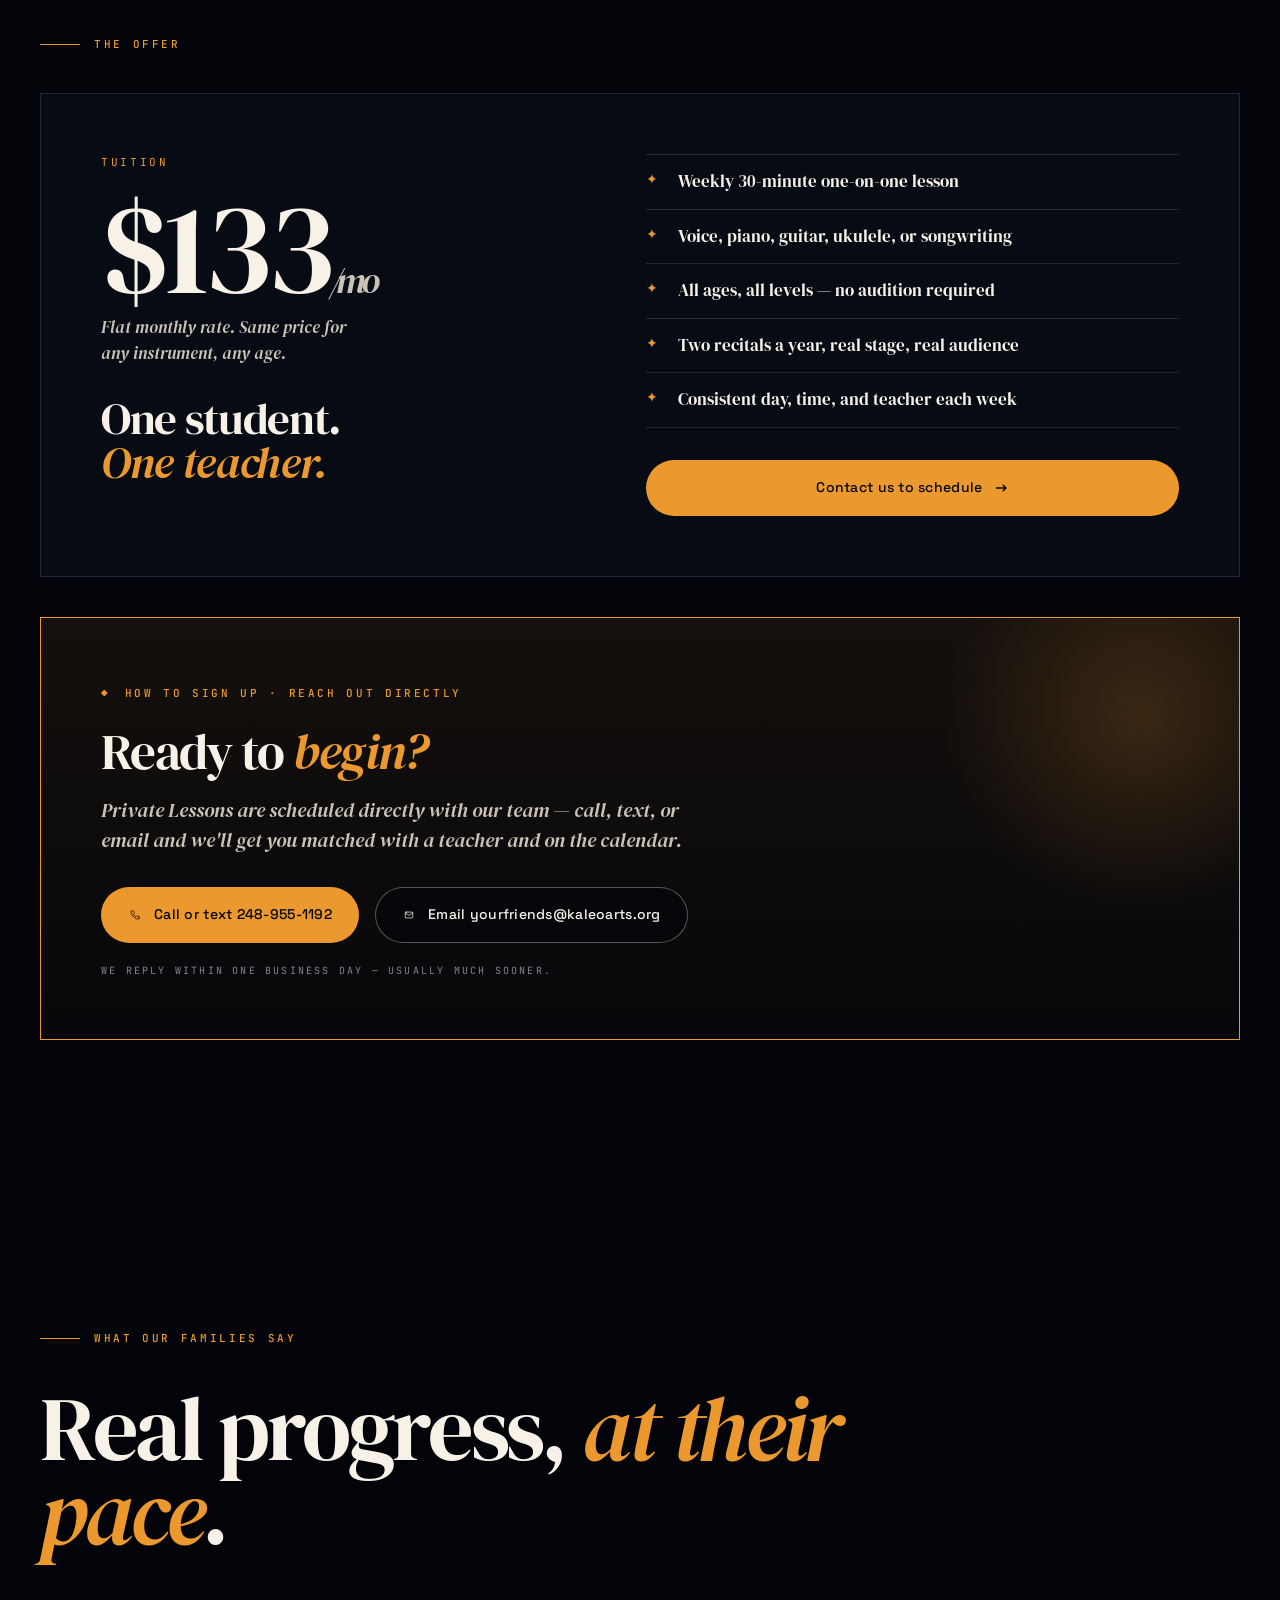
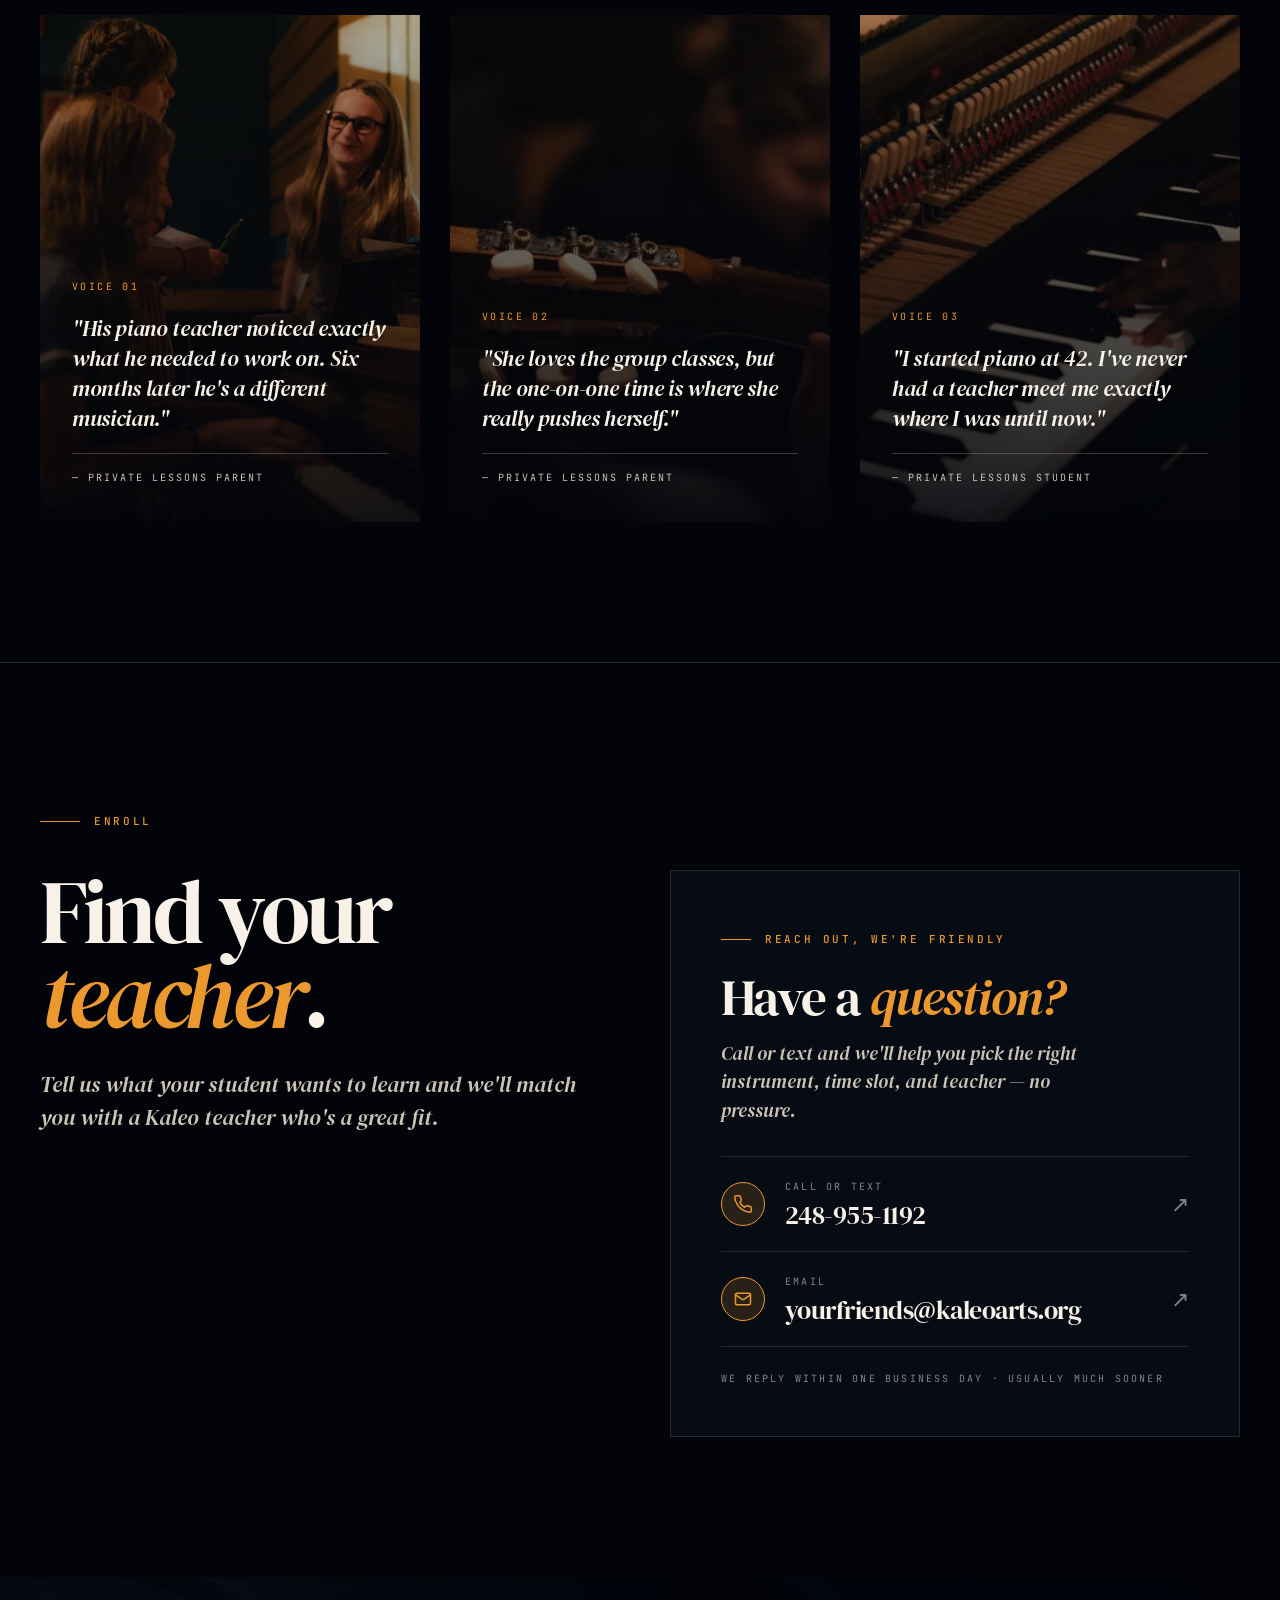
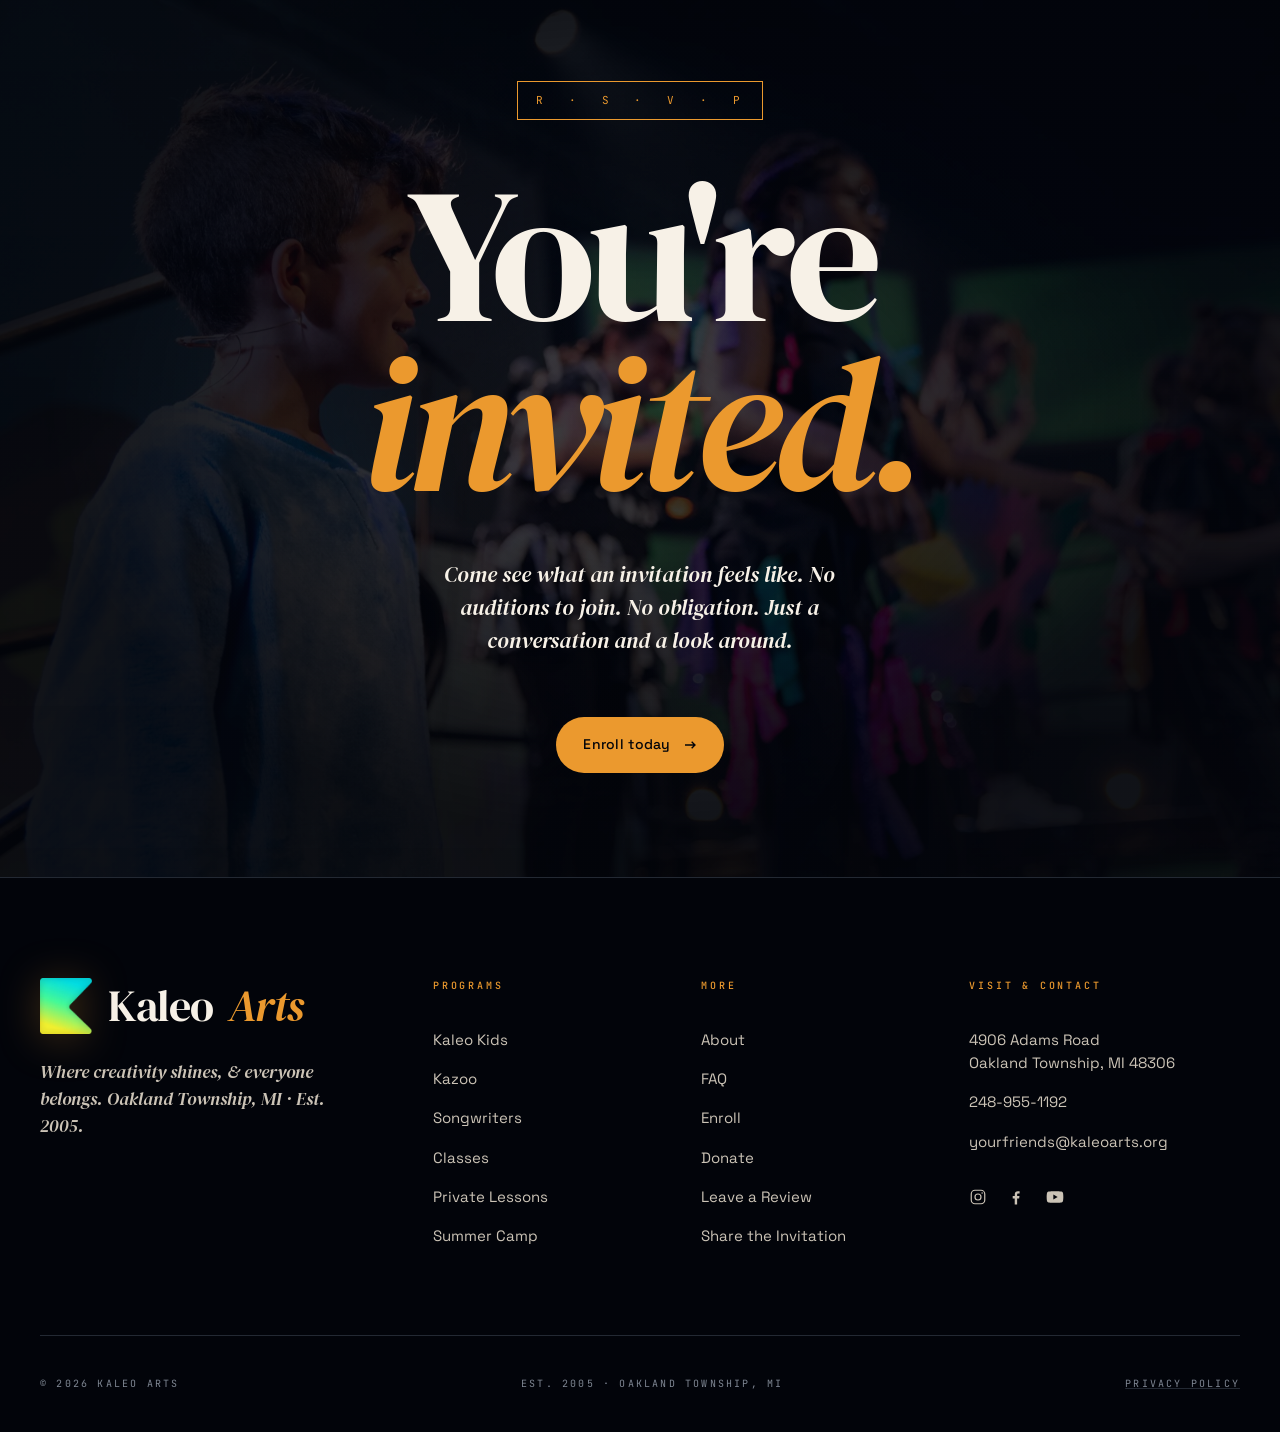
<file: private-lessons.html>
<!doctype html>
<html lang="en">
<head>
  <link rel="icon" type="image/png" href="/assets/img/logo-kaleo-mark.png">
  <script async src="https://www.googletagmanager.com/gtag/js?id=G-HVM2XD47LP"></script>
  <script>window.dataLayer=window.dataLayer||[];function gtag(){dataLayer.push(arguments);}gtag('js',new Date());gtag('config','G-HVM2XD47LP');gtag('config','AW-18374676562',{'linker':{'domains':['portal.iclasspro.com']}});</script>
<meta charset="utf-8"/>
<meta name="viewport" content="width=device-width, initial-scale=1"/>
<link rel="preload" as="image" href="assets/img/songwriters-01.webp" type="image/webp" fetchpriority="high"/>

<title>Private Lessons — One-on-one instruction | Kaleo Arts</title>
<meta name="description" content="Private Lessons at Kaleo Arts — one-on-one instruction in voice, piano, guitar, and more, tailored to every age and level. $133/month."/>
<link rel="canonical" href="https://kaleoarts.org/private-lessons"/>
<meta property="og:type" content="website"/>
<meta property="og:site_name" content="Kaleo Arts"/>
<meta property="og:url" content="https://kaleoarts.org/private-lessons"/>
<meta property="og:title" content="Private Lessons — One-on-one instruction | Kaleo Arts"/>
<meta property="og:description" content="Private Lessons at Kaleo Arts — one-on-one instruction in voice, piano, guitar, and more, tailored to every age and level. $133/month."/>
<meta property="og:image" content="https://kaleoarts.org/assets/img/songwriters-01.jpg"/>
<meta property="og:image:width" content="2100"/>
<meta property="og:image:height" content="1181"/>
<meta name="twitter:card" content="summary_large_image"/>
<meta name="twitter:title" content="Private Lessons — One-on-one instruction | Kaleo Arts"/>
<meta name="twitter:description" content="Private Lessons at Kaleo Arts — one-on-one instruction in voice, piano, guitar, and more, tailored to every age and level. $133/month."/>
<meta name="twitter:image" content="https://kaleoarts.org/assets/img/songwriters-01.jpg"/>

<link rel="preconnect" href="https://fonts.googleapis.com">
<link rel="preconnect" href="https://fonts.gstatic.com" crossorigin>
<link href="https://fonts.googleapis.com/css2?family=DM+Serif+Display:ital@0;1&family=Space+Grotesk:wght@400;500;600;700&family=Newsreader:ital,opsz,wght@0,6..72,300..700;1,6..72,300..700&family=JetBrains+Mono:wght@400;500&display=swap" rel="stylesheet">
<link rel="stylesheet" href="assets/kaleo-v3.css"/>
</head>
<body data-screen-label="Private Lessons">
<div id="nav-slot"></div>

<!-- ==================== HERO ==================== -->
<section class="hero">
  <picture><source srcset="assets/img/songwriters-01.webp" type="image/webp"/><img class="hero-img" src="assets/img/songwriters-01.jpg" width="2100" height="1181" alt="A student concentrates during a one-on-one music lesson"/></picture>
  <div class="hero-content">
    <div class="wrap-lg">
      <div class="hero-top-meta">
        <span class="l">All ages · One-on-one instruction</span>
        <span class="r">$133/mo · Weekly 30-minute lessons</span>
      </div>
    </div>
    <div class="hero-center">
      <div class="wrap-lg">
        <h1 class="hero-title">
          <span class="line"><span class="word" style="animation-delay:.2s">One</span> <span class="word italic" style="animation-delay:.32s">student.</span></span>
          <span class="line"><span class="word" style="animation-delay:.5s">One</span> <span class="word italic" style="animation-delay:.65s">teacher.</span></span>
          <span class="line"><span class="word" style="animation-delay:.85s">Real</span> <span class="word" style="animation-delay:.97s">progress.</span></span>
        </h1>
      </div>
    </div>
    <div class="wrap-lg">
      <div class="hero-bottom">
        <div class="hero-caption">
          Private Lessons pair your student with a Kaleo teacher for weekly, one-on-one instruction — tailored to their instrument, their voice, and the goals they set together.
          <strong>All ages · All levels</strong>
        </div>
        <div class="hero-cta-row">
          <a class="btn btn-primary" href="#lead">Contact us to schedule
            <svg viewBox="0 0 16 12" fill="none" stroke="currentColor" stroke-width="1.6"><path d="M2 6h12m-4-4l4 4-4 4"/></svg>
          </a>
          <a class="btn btn-secondary" href="#how">How it works</a>
        </div>
      </div>
    </div>
  </div>
  <div class="hero-photo-caption">Private Lessons · Studio session</div>
</section>

<!-- ==================== PULL QUOTE ==================== -->
<section class="spread tight">
  <div class="wrap">
    <span class="plate-label reveal">Our belief</span>
    <p class="pullq-text reveal r-d1" style="max-width: 26ch;">
      <span class="pullq-mark" style="margin-bottom: 0; display: inline-block;">"</span>
      Every student <em>learns differently</em>. Private Lessons meet them where they are.
    </p>
  </div>
</section>

<!-- ==================== HOW IT WORKS ==================== -->
<section id="how" class="spread" style="border-top: 1px solid var(--rule);">
  <div class="wrap">
    <span class="plate-label reveal">How it works</span>
    <h2 class="section-h reveal r-d1">How <em>a lesson</em> works.</h2>

    <div class="commits">
      <div class="commit reveal">
        <div class="no">No. 01</div>
        <h3><em>Reach</em> out.</h3>
        <p>Call, text, or email us. Tell us the instrument, age, and any scheduling needs — we'll take it from there.</p>
      </div>
      <div class="commit reveal r-d1">
        <div class="no">No. 02</div>
        <h3>We <em>match</em> you with a teacher.</h3>
        <p>We pair your student with a Kaleo teacher based on their instrument, age, and goals — then confirm a weekly time that works for your family.</p>
      </div>
      <div class="commit reveal r-d2">
        <div class="no">No. 03</div>
        <h3>Weekly <em>lessons</em> begin.</h3>
        <p>30 minutes, one-on-one, at our Oakland Township studio. Consistent day, consistent teacher — plus two recitals a year on a real stage.</p>
      </div>
    </div>
  </div>
</section>

<!-- ==================== WHAT YOU CAN LEARN ==================== -->
<section class="spread" style="border-top: 1px solid var(--rule);">
  <div class="wrap">
    <span class="plate-label reveal">What you can learn</span>
    <h2 class="section-h reveal r-d1">Choose your <em>instrument</em>.</h2>
    <p class="section-lede reveal r-d2">Pick what your student wants to study — or ask us for a recommendation. Every discipline is taught one-on-one at the same flat rate.</p>
    <div class="program-rows" style="margin-top: 40px;">
      <div class="program-row">
        <div class="p-num">01</div>
        <div class="p-name"><em>Voice</em></div>
        <div class="p-desc">Vocal technique, range, breath control, and repertoire for singers of any style.</div>
        <div class="p-grade">All ages</div>
        <div class="p-price">$133 / mo</div>
      </div>
      <div class="program-row">
        <div class="p-num">02</div>
        <div class="p-name"><em>Piano</em></div>
        <div class="p-desc">From first notes to advanced repertoire. Classical, contemporary, or by ear.</div>
        <div class="p-grade">All ages</div>
        <div class="p-price">$133 / mo</div>
      </div>
      <div class="program-row">
        <div class="p-num">03</div>
        <div class="p-name"><em>Guitar</em></div>
        <div class="p-desc">Acoustic or electric. Chords, fingerstyle, songwriting, and playing along with a band.</div>
        <div class="p-grade">All ages</div>
        <div class="p-price">$133 / mo</div>
      </div>
      <div class="program-row">
        <div class="p-num">04</div>
        <div class="p-name"><em>Ukulele</em></div>
        <div class="p-desc">A friendly first instrument — chords, strumming, and simple songs from day one.</div>
        <div class="p-grade">All ages</div>
        <div class="p-price">$133 / mo</div>
      </div>
      <div class="program-row">
        <div class="p-num">05</div>
        <div class="p-name"><em>Songwriting</em></div>
        <div class="p-desc">One-on-one coaching on lyrics, melody, structure, and finishing songs.</div>
        <div class="p-grade">Middle school +</div>
        <div class="p-price">$133 / mo</div>
      </div>
    </div>
  </div>
</section>

<!-- ==================== WHY IT WORKS ==================== -->
<section class="spread" style="border-top: 1px solid var(--rule);">
  <div class="wrap-lg">
    <span class="plate-label reveal">Why one-on-one</span>
    <div class="approach">
      <div class="approach-img-wrap reveal">
        <picture><source srcset="assets/img/songwriters-02.webp" type="image/webp"/><img class="approach-img" src="assets/img/songwriters-02.jpg" width="2100" height="1181" alt="A student and teacher work through a piece of music together"/></picture>
        <span class="img-caption">Focused, personal instruction</span>
      </div>
      <div class="approach-body">
        <p class="pullq-text reveal" style="font-size: clamp(28px, 3.5vw, 48px); margin-bottom: 40px;">
          Not every kid <em>learns</em> best in a room of twenty.
        </p>
        <p class="reveal r-d1">Group classes are wonderful — they build community, camaraderie, and the joy of performing together. But some students learn fastest with focused attention on the specifics of their instrument or voice.</p>
        <p class="reveal r-d2 secondary">Private Lessons give your student a place to work at their own pace, tackle the things they find hardest, and celebrate the wins that come from real practice.</p>
      </div>
    </div>
  </div>
</section>

<!-- ==================== ENROLL / PRICE ==================== -->
<section id="offer" class="spread" style="border-top: 1px solid var(--rule);">
  <div class="wrap">
    <span class="plate-label reveal">The offer</span>
    <div class="price-panel reveal r-d1">
      <div>
        <div class="price-eye">Tuition</div>
        <div class="price-big">$133<span class="unit">/mo</span></div>
        <p class="price-note">Flat monthly rate. Same price for any instrument, any age.</p>
        <h3>One student.<br/><em>One teacher.</em></h3>
      </div>
      <div>
        <ul class="includes">
          <li>Weekly 30-minute one-on-one lesson</li>
          <li>Voice, piano, guitar, ukulele, or songwriting</li>
          <li>All ages, all levels — no audition required</li>
          <li>Two recitals a year, real stage, real audience</li>
          <li>Consistent day, time, and teacher each week</li>
        </ul>
        <a class="btn btn-primary" href="#lead" style="width:100%; justify-content:center;">Contact us to schedule
          <svg viewBox="0 0 16 12" fill="none" stroke="currentColor" stroke-width="1.6"><path d="M2 6h12m-4-4l4 4-4 4"/></svg>
        </a>
      </div>
    </div>

    <div id="offer-begin" class="iclass-card reveal" style="margin-top: 40px;">
      <div class="ic-eye">How to sign up · Reach out directly</div>
      <h3>Ready to <em>begin?</em></h3>
      <p>Private Lessons are scheduled directly with our team — call, text, or email and we'll get you matched with a teacher and on the calendar.</p>
      <div class="iclass-cta">
        <a class="btn btn-primary" href="tel:+12489551192">
          <svg viewBox="0 0 24 24" width="18" height="18" fill="none" stroke="currentColor" stroke-width="1.8" stroke-linecap="round" stroke-linejoin="round"><path d="M22 16.92v3a2 2 0 0 1-2.18 2 19.79 19.79 0 0 1-8.63-3.07 19.5 19.5 0 0 1-6-6 19.79 19.79 0 0 1-3.07-8.67A2 2 0 0 1 4.11 2h3a2 2 0 0 1 2 1.72c.13.96.36 1.9.7 2.81a2 2 0 0 1-.45 2.11L8.09 9.91a16 16 0 0 0 6 6l1.27-1.27a2 2 0 0 1 2.11-.45c.91.34 1.85.57 2.81.7A2 2 0 0 1 22 16.92z"/></svg>
          Call or text 248-955-1192
        </a>
        <a class="btn btn-secondary" href="mailto:yourfriends@kaleoarts.org">
          <svg viewBox="0 0 24 24" width="18" height="18" fill="none" stroke="currentColor" stroke-width="1.8" stroke-linecap="round" stroke-linejoin="round"><rect x="3" y="5" width="18" height="14" rx="2"/><path d="M3 7l9 6 9-6"/></svg>
          Email yourfriends@kaleoarts.org
        </a>
      </div>
      <div class="iclass-hint">We reply within one business day — usually much sooner.</div>
    </div>
  </div>
</section>

<!-- ==================== TESTIMONIALS ==================== -->
<section class="spread">
  <div class="wrap-lg">
    <span class="plate-label reveal">What our families say</span>
    <h2 class="section-h reveal r-d1">Real progress, <em>at their pace</em>.</h2>
    <div class="voices">
      <div class="voice reveal">
        <picture><source srcset="assets/img/songwriters-03.webp" type="image/webp"/><img src="assets/img/songwriters-03.jpg" width="2100" height="1181" alt="A student smiles during a private lesson" loading="lazy"/></picture>
        <div class="num">Voice 01</div>
        <blockquote>"His piano teacher noticed exactly what he needed to work on. Six months later he's a different musician."</blockquote>
        <cite>— Private Lessons parent</cite>
      </div>
      <div class="voice reveal r-d1">
        <picture><source srcset="assets/img/lessons-guitar.webp" type="image/webp"/><img src="assets/img/lessons-guitar.jpg" width="1024" height="576" alt="Close-up of an acoustic guitar headstock during a lesson at the Kaleo studio" loading="lazy"/></picture>
        <div class="num">Voice 02</div>
        <blockquote>"She loves the group classes, but the one-on-one time is where she really pushes herself."</blockquote>
        <cite>— Private Lessons parent</cite>
      </div>
      <div class="voice reveal r-d2">
        <picture><source srcset="assets/img/lessons-piano-hands.webp" type="image/webp"/><img src="assets/img/lessons-piano-hands.jpg" width="1024" height="576" alt="Close-up of an adult student's hands playing the upright piano during a private lesson at Kaleo" loading="lazy"/></picture>
        <div class="num">Voice 03</div>
        <blockquote>"I started piano at 42. I've never had a teacher meet me exactly where I was until now."</blockquote>
        <cite>— Private Lessons student</cite>
      </div>
    </div>
  </div>
</section>

<!-- ==================== LEAD FORM ==================== -->
<section id="lead" class="spread" style="border-top: 1px solid var(--rule);">
  <div class="wrap">
    <span class="plate-label reveal">Enroll</span>
    <div style="display:grid; grid-template-columns: 1fr 1fr; gap: 60px; align-items: start;" class="lead-grid">
      <div class="reveal">
        <h2 class="section-h" style="margin-bottom: 30px;">Find your <em>teacher</em>.</h2>
        <p class="section-lede">Tell us what your student wants to learn and we'll match you with a Kaleo teacher who's a great fit.</p>
      </div>
      <div class="contact-card reveal r-d1">
        <div class="cc-eye">Reach out, we're friendly</div>
        <h3>Have a <em>question?</em></h3>
        <p class="cc-lede">Call or text and we'll help you pick the right instrument, time slot, and teacher — no pressure.</p>

        <a class="cc-row" href="tel:+12489551192">
          <div class="cc-icon" aria-hidden="true">
            <svg viewBox="0 0 24 24" width="20" height="20" fill="none" stroke="currentColor" stroke-width="1.8" stroke-linecap="round" stroke-linejoin="round"><path d="M22 16.92v3a2 2 0 0 1-2.18 2 19.79 19.79 0 0 1-8.63-3.07 19.5 19.5 0 0 1-6-6 19.79 19.79 0 0 1-3.07-8.67A2 2 0 0 1 4.11 2h3a2 2 0 0 1 2 1.72c.13.96.36 1.9.7 2.81a2 2 0 0 1-.45 2.11L8.09 9.91a16 16 0 0 0 6 6l1.27-1.27a2 2 0 0 1 2.11-.45c.91.34 1.85.57 2.81.7A2 2 0 0 1 22 16.92z"/></svg>
          </div>
          <div class="cc-body">
            <div class="cc-label">Call or text</div>
            <div class="cc-value">248-955-1192</div>
          </div>
          <div class="cc-arrow">↗</div>
        </a>

        <a class="cc-row" href="mailto:yourfriends@kaleoarts.org">
          <div class="cc-icon" aria-hidden="true">
            <svg viewBox="0 0 24 24" width="20" height="20" fill="none" stroke="currentColor" stroke-width="1.8" stroke-linecap="round" stroke-linejoin="round"><rect x="3" y="5" width="18" height="14" rx="2"/><path d="M3 7l9 6 9-6"/></svg>
          </div>
          <div class="cc-body">
            <div class="cc-label">Email</div>
            <div class="cc-value">yourfriends@kaleoarts.org</div>
          </div>
          <div class="cc-arrow">↗</div>
        </a>

        <div class="cc-note">We reply within one business day · usually much sooner</div>
      </div>
    </div>
  </div>
</section>

<style>@media (max-width: 960px) { .lead-grid { grid-template-columns: 1fr !important; gap: 40px !important; } }</style>

<!-- ==================== FINAL ==================== -->
<section class="final">
  <picture><source srcset="assets/img/kaleo-13.webp" type="image/webp"/><img src="assets/img/kaleo-13.jpg" width="2400" height="1597" alt="A student and teacher share a musical moment together" loading="lazy" data-parallax="0.05"/></picture>
  <div class="final-content">
    <span class="rsvp-eye reveal">R &nbsp;·&nbsp; S &nbsp;·&nbsp; V &nbsp;·&nbsp; P</span>
    <h2 class="reveal r-d1">You're<br/><em>invited.</em></h2>
    <p class="reveal r-d2">Come see what an invitation feels like. No auditions to join. No obligation. Just a conversation and a look around.</p>
    <div class="cta-row reveal r-d3">
      <a class="btn btn-primary" href="enroll.html">Enroll today
        <svg viewBox="0 0 16 12" fill="none" stroke="currentColor" stroke-width="1.6"><path d="M2 6h12m-4-4l4 4-4 4"/></svg>
      </a>
    </div>
  </div>
</section>

<div id="footer-slot"></div>

<script>window.__page = 'private';</script>
<script src="assets/chrome-v3.js"></script>
</body>
</html>
</file>
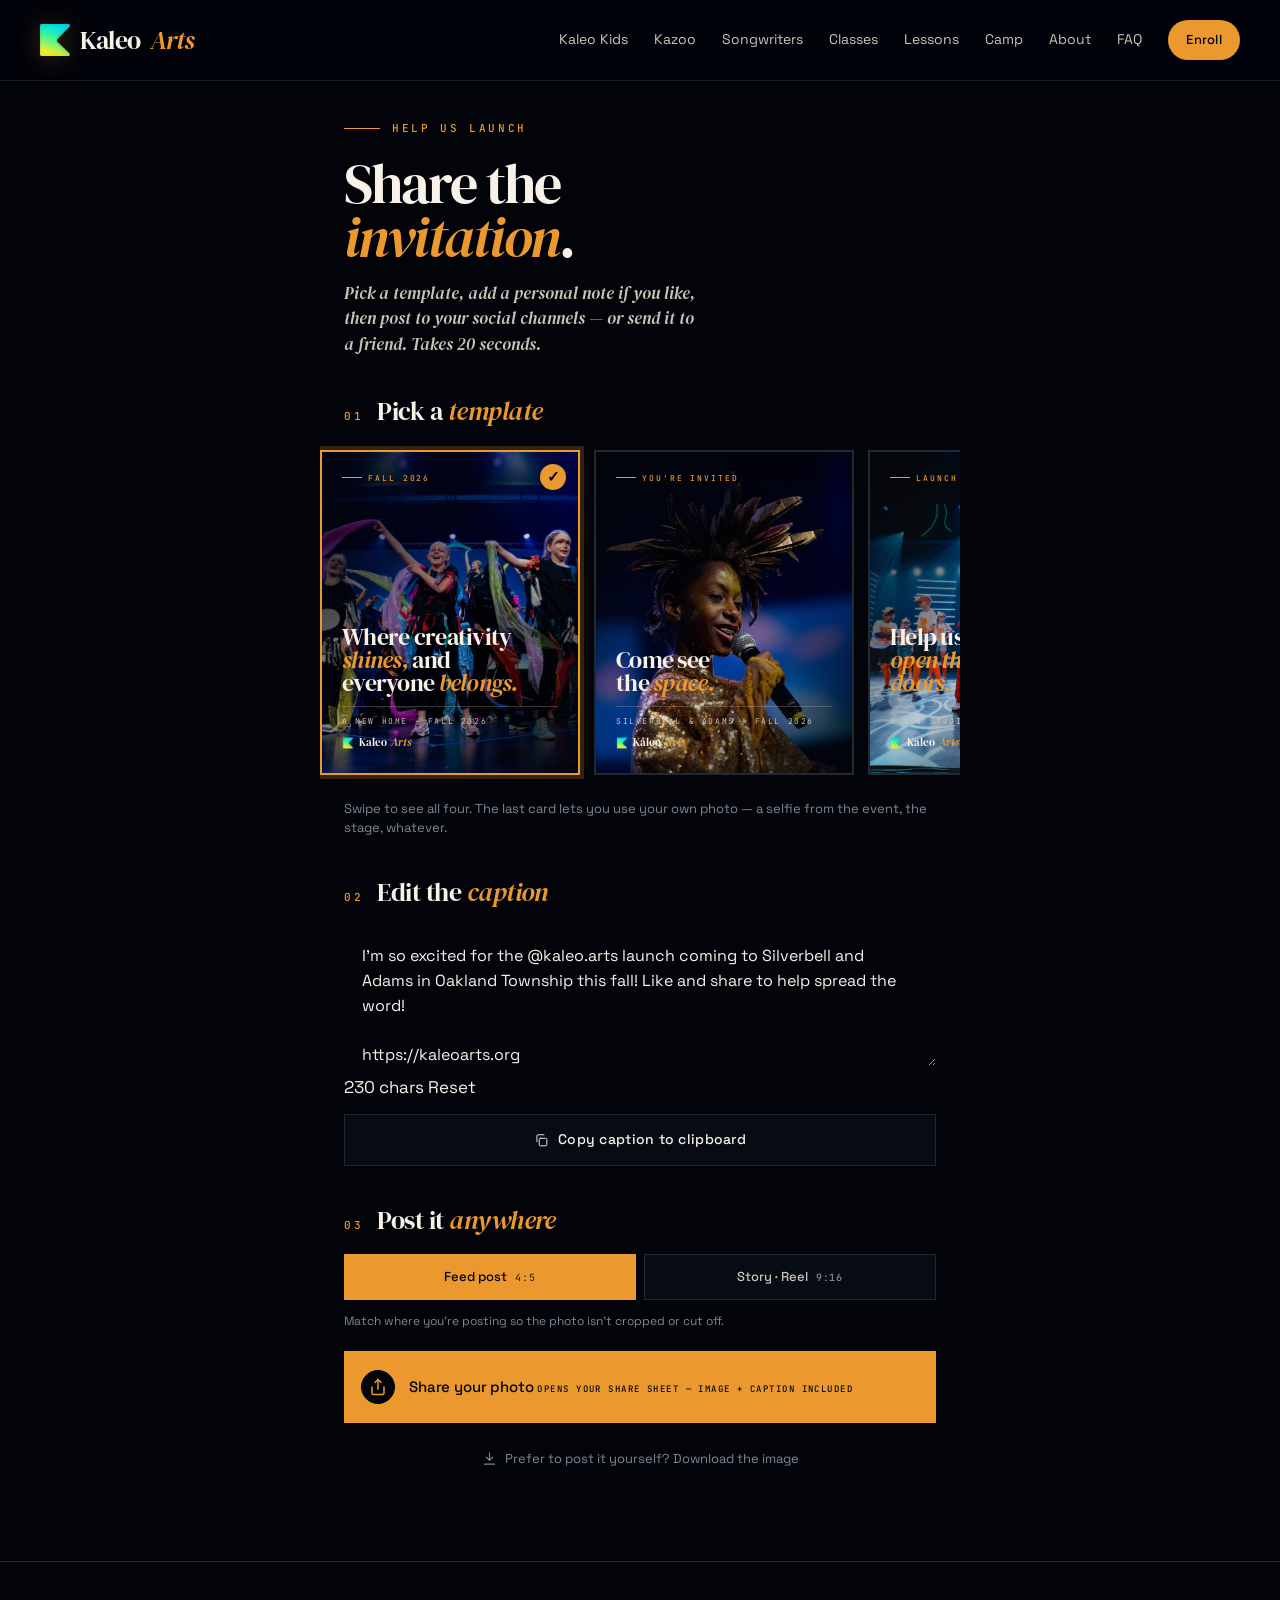
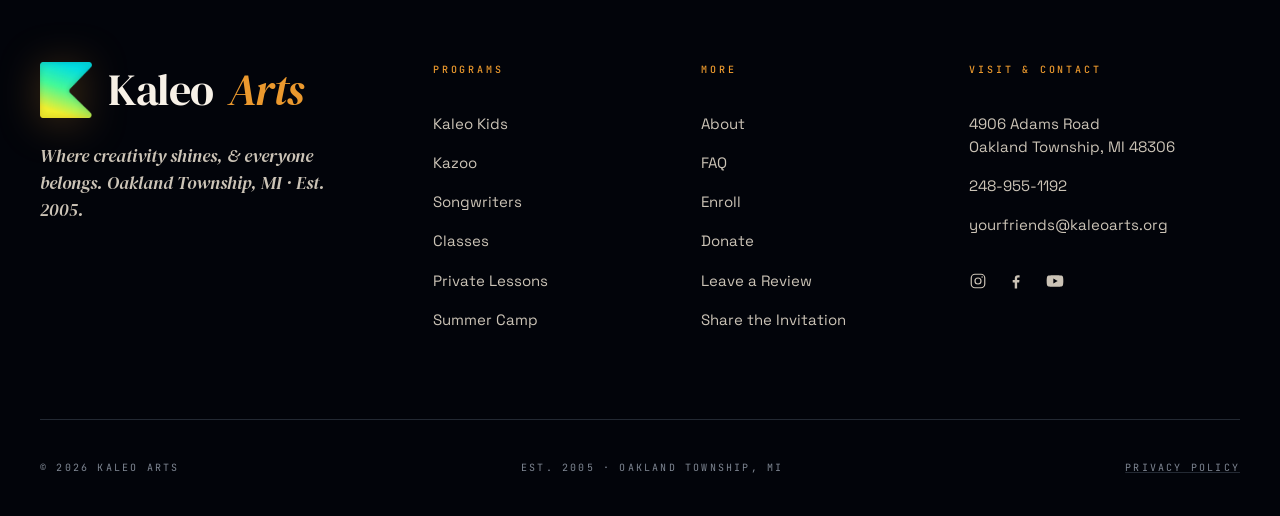
<file: share.html>
<!doctype html>
<html lang="en"><head>
<meta charset="utf-8">
<meta name="viewport" content="width=device-width, initial-scale=1, viewport-fit=cover">
<title>Share the invitation — Kaleo Arts</title>
<meta name="description" content="Help us spread the word about the new Kaleo Arts studio opening in Oakland Township this fall.">
<meta property="og:title" content="Share the invitation — Kaleo Arts">
<meta property="og:description" content="Help us spread the word about the new Kaleo Arts studio opening in Oakland Township this fall.">
<meta name="theme-color" content="#0e1013">

<link rel="preconnect" href="https://fonts.googleapis.com">
<link rel="preconnect" href="https://fonts.gstatic.com" crossorigin="">
<link href="https://fonts.googleapis.com/css2?family=DM+Serif+Display:ital@0;1&amp;family=Space+Grotesk:wght@400;500;600;700&amp;family=Newsreader:ital,opsz,wght@0,6..72,300..700;1,6..72,300..700&amp;family=JetBrains+Mono:wght@400;500&amp;display=swap" rel="stylesheet">

<link rel="stylesheet" href="assets/kaleo-v3.css"/>

<style>
  :root {
    --stage:      oklch(11% 0.018 260);
    --stage-2:    oklch(15% 0.02 260);
    --stage-3:    oklch(19% 0.022 260);
    --rule:       oklch(28% 0.02 260);
    --cream:      oklch(96% 0.015 82);
    --cream-mute: oklch(82% 0.02 78);
    --cream-fade: oklch(62% 0.02 260);
    --amber:      oklch(75% 0.15 68);
    --amber-hot:  oklch(68% 0.18 55);
  }
  * { box-sizing: border-box; margin: 0; padding: 0; -webkit-tap-highlight-color: transparent; }
  html, body {
    background: var(--stage);
    color: var(--cream);
    font-family: 'Space Grotesk', sans-serif;
    -webkit-font-smoothing: antialiased;
    text-rendering: optimizeLegibility;
    overflow-x: hidden;
    max-width: 100%;
  }
  body {
    padding: env(safe-area-inset-top) env(safe-area-inset-right) env(safe-area-inset-bottom) env(safe-area-inset-left);
  }
  a { color: inherit; text-decoration: none; }
  em { font-style: italic; }
  button { font-family: inherit; cursor: pointer; }

  /* ============================================================
     WRAP
     ============================================================ */
  .share-wrap { max-width: 640px; margin: 0 auto; padding: 110px 24px 80px; }

  /* ============================================================
     HERO (headline)
     ============================================================ */
  .share-hero { margin-bottom: 40px; }
  .kicker {
    display: inline-flex; align-items: center; gap: 12px;
    font-family: 'JetBrains Mono', monospace;
    font-size: 11px; font-weight: 500; letter-spacing: 0.24em;
    text-transform: uppercase; color: var(--amber);
    margin-bottom: 20px;
  }
  .kicker::before { content: ""; width: 36px; height: 1px; background: var(--amber); }
  h1 {
    font-family: 'DM Serif Display', serif;
    font-weight: 400;
    font-size: clamp(38px, 9vw, 56px);
    line-height: 0.96;
    letter-spacing: -0.035em;
    color: var(--cream);
    margin-bottom: 16px;
    max-width: 14ch;
    text-wrap: balance;
  }
  h1 em { font-style: italic; color: var(--amber); font-weight: 400; }
  .lede {
    font-family: 'DM Serif Display', serif;
    font-style: italic;
    font-size: 17px; line-height: 1.5;
    color: var(--cream-mute);
    max-width: 40ch;
  }

  /* ============================================================
     STEP HEADER
     ============================================================ */
  .step {
    margin: 40px 0 20px;
    display: flex; align-items: baseline; gap: 14px;
  }
  .step .share-no {
    font-family: 'JetBrains Mono', monospace;
    font-size: 11px; font-weight: 500;
    letter-spacing: 0.24em; text-transform: uppercase;
    color: var(--amber);
  }
  .step h2 {
    font-family: 'DM Serif Display', serif;
    font-weight: 400;
    font-size: 26px; line-height: 1.1;
    letter-spacing: -0.02em; color: var(--cream);
  }
  .step h2 em { font-style: italic; color: var(--amber); font-weight: 400; }

  /* ============================================================
     STEP 1 — TEMPLATE CAROUSEL
     ============================================================ */
  .templates {
    display: flex;
    gap: 14px;
    overflow-x: auto;
    scroll-snap-type: x mandatory;
    padding: 4px 4px 20px;
    margin: 0 -24px;
    padding-left: 24px;
    padding-right: 24px;
    -webkit-overflow-scrolling: touch;
    scrollbar-width: none;
  }
  .templates::-webkit-scrollbar { display: none; }
  .template {
    flex: 0 0 260px;
    scroll-snap-align: start;
    aspect-ratio: 4 / 5;
    position: relative;
    background: var(--stage-2);
    border: 2px solid var(--rule);
    overflow: hidden;
    cursor: pointer;
    transition: border-color .2s, transform .2s;
  }
  .template.selected {
    border-color: var(--amber);
    box-shadow: 0 0 0 4px oklch(75% 0.15 68 / 0.2);
  }
  .template:active { transform: scale(0.98); }
  .template .thumb {
    position: absolute; inset: 0;
    display: flex; flex-direction: column;
    padding: 20px;
    overflow: hidden;
  }
  .template .thumb .bg {
    position: absolute; inset: 0;
    background-size: cover;
    background-position: center;
  }
  .template .thumb .bg-scrim {
    position: absolute; inset: 0;
    background:
      linear-gradient(135deg,
        oklch(11% 0.018 260 / 0.85) 0%,
        oklch(11% 0.018 260 / 0.55) 30%,
        oklch(11% 0.018 260 / 0.1) 55%,
        oklch(11% 0.018 260 / 0.6) 82%,
        oklch(11% 0.018 260 / 0.95) 100%);
  }
  .template .thumb-inner {
    position: relative; z-index: 1;
    display: flex; flex-direction: column;
    height: 100%;
  }
  .template .t-kicker {
    font-family: 'JetBrains Mono', monospace;
    font-size: 8px; font-weight: 500;
    letter-spacing: 0.24em; text-transform: uppercase;
    color: var(--amber);
    display: inline-flex; align-items: center; gap: 6px;
  }
  .template .t-kicker::before {
    content: ""; width: 20px; height: 1px; background: var(--amber);
  }
  .template .t-headline {
    margin-top: auto;
    margin-bottom: 12px;
    font-family: 'DM Serif Display', serif;
    font-size: 24px; line-height: 0.96;
    letter-spacing: -0.03em;
    color: var(--cream);
  }
  .template .t-headline em { font-style: italic; color: var(--amber); font-weight: 400; }
  .template .t-footer {
    font-family: 'JetBrains Mono', monospace;
    font-size: 8px; letter-spacing: 0.2em; text-transform: uppercase;
    color: var(--cream-mute);
    border-top: 1px solid oklch(85% 0.02 78 / 0.25);
    padding-top: 8px;
    line-height: 1.7;
  }
  .template .t-footer .amber { color: var(--amber); display: block; margin-top: 4px; }
.template .t-footer .t-brand {
 display: flex; align-items: center; gap: 5px;
 margin-top: 5px;
 font-family: 'DM Serif Display', serif;
 font-size: 11px; letter-spacing: -0.01em; text-transform: none;
 color: var(--cream);
}
.template .t-footer .t-brand em { font-style: italic; color: var(--amber); font-weight: 400; }
.template .t-logo-mark { height: 12px; width: auto; display: block; flex-shrink: 0; }

  .template .check {
    position: absolute;
    top: 12px; right: 12px;
    width: 26px; height: 26px;
    border-radius: 50%;
    background: var(--amber);
    color: var(--stage);
    display: none;
    align-items: center; justify-content: center;
    font-family: 'Space Grotesk', sans-serif;
    font-weight: 700; font-size: 15px;
    z-index: 2;
  }
  .template.selected .check { display: flex; }

  /* Custom-photo template card */
  .template.custom {
    display: flex; align-items: center; justify-content: center;
    background: var(--stage-2);
  }
  .template.custom .thumb {
    padding: 30px 24px;
    align-items: center; justify-content: center;
    text-align: center;
  }
  .template.custom .thumb-inner {
    align-items: center; justify-content: center; text-align: center;
  }
  .template.custom .icon {
    width: 48px; height: 48px;
    border: 2px dashed var(--amber);
    border-radius: 50%;
    display: flex; align-items: center; justify-content: center;
    color: var(--amber);
    margin-bottom: 14px;
    font-size: 24px; line-height: 1;
  }
  .template.custom .share-lbl {
    font-family: 'DM Serif Display', serif;
    font-style: italic;
    font-size: 20px; line-height: 1.2;
    color: var(--cream);
    margin-bottom: 6px;
  }
  .template.custom .share-sub {
    font-family: 'JetBrains Mono', monospace;
    font-size: 9px; letter-spacing: 0.24em; text-transform: uppercase;
    color: var(--cream-mute);
    line-height: 1.8;
  }
  .template.custom .preview-img {
    position: absolute; inset: 0;
    background-size: cover;
    background-position: center;
    display: none;
  }
  .template.custom.has-photo .thumb-inner { display: none; }
  .template.custom.has-photo .preview-img { display: block; }
  .template.custom.has-photo::after {
    content: "Your photo";
    position: absolute; bottom: 10px; left: 10px;
    z-index: 3;
    font-family: 'JetBrains Mono', monospace;
    font-size: 9px; letter-spacing: 0.24em; text-transform: uppercase;
    color: var(--cream);
    background: oklch(11% 0.018 260 / 0.7);
    padding: 6px 10px;
    border: 1px solid oklch(85% 0.02 78 / 0.3);
  }

  .templates-note {
    font-family: 'Space Grotesk', sans-serif;
    font-size: 13px; line-height: 1.5;
    color: var(--cream-fade);
    margin-top: 4px;
  }

  /* ============================================================
     STEP 2 — CAPTION EDITOR
     ============================================================ */
  .share-caption-wrap {
    background: var(--stage-2);
    border: 1px solid var(--rule);
    padding: 4px;
  }
  textarea.share-caption {
    width: 100%;
    min-height: 140px;
    padding: 18px 18px;
    background: transparent;
    border: 0;
    outline: 0;
    resize: vertical;
    font-family: 'Space Grotesk', sans-serif;
    font-size: 16px;
    line-height: 1.55;
    color: var(--cream);
  }
  textarea.share-caption::placeholder { color: var(--cream-fade); }
  .share-caption-meta {
    padding: 10px 18px 14px;
    display: flex; justify-content: space-between; align-items: center;
    border-top: 1px solid var(--rule);
    font-family: 'JetBrains Mono', monospace;
    font-size: 10px; letter-spacing: 0.2em; text-transform: uppercase;
    color: var(--cream-fade);
  }
  .share-caption-meta button {
    background: transparent;
    border: 0;
    color: var(--amber);
    font-family: 'JetBrains Mono', monospace;
    font-size: 10px; letter-spacing: 0.2em; text-transform: uppercase;
    padding: 4px 0;
  }
  .share-caption-meta button:hover { color: var(--cream); }

  /* Copy caption button (small, inline) */
  .copy-caption {
    margin-top: 14px;
    width: 100%;
    background: var(--stage-2);
    border: 1px solid var(--rule);
    padding: 14px 18px;
    color: var(--cream);
    font-family: 'Space Grotesk', sans-serif;
    font-size: 14px; font-weight: 500;
    letter-spacing: 0.02em;
    display: flex; align-items: center; justify-content: center; gap: 10px;
    transition: background .2s, border-color .2s;
  }
  .copy-caption:hover, .copy-caption.copied {
    background: var(--stage-3);
    border-color: var(--amber);
    color: var(--amber);
  }
  .copy-caption svg { width: 14px; height: 14px; }

  /* ============================================================
     STEP 3 — SHARE BUTTONS
     ============================================================ */
  .format-toggle {
 display: flex;
 gap: 8px;
 margin-bottom: 12px;
 }
 .format-btn {
 flex: 1;
 background: var(--stage-2);
 border: 1px solid var(--rule);
 padding: 12px 14px;
 color: var(--cream-mute);
 font-family: 'Space Grotesk', sans-serif;
 font-size: 13px;
 font-weight: 500;
 display: flex;
 align-items: center;
 justify-content: center;
 gap: 8px;
 transition: background .2s, border-color .2s, color .2s;
 }
 .format-btn:hover { border-color: var(--amber); color: var(--cream); }
 .format-btn.active {
 background: var(--amber);
 border-color: var(--amber);
 color: var(--stage);
 }
 .format-ratio {
 font-family: 'JetBrains Mono', monospace;
 font-size: 10px;
 letter-spacing: 0.08em;
 opacity: 0.7;
 }
 .format-hint {
 font-family: 'Space Grotesk', sans-serif;
 font-size: 12px;
 color: var(--cream-fade);
 margin-bottom: 20px;
 }
 .share-grid {
    display: grid;
    grid-template-columns: 1fr 1fr;
    gap: 12px;
  }
  .share-btn {
    background: var(--stage-2);
    border: 1px solid var(--rule);
    padding: 18px 16px;
    display: flex; align-items: center; gap: 14px;
    color: var(--cream);
    transition: background .2s, border-color .2s, transform .1s;
    font-family: 'Space Grotesk', sans-serif;
    font-weight: 500;
    font-size: 15px;
    letter-spacing: -0.01em;
    text-align: left;
    min-height: 62px;
  }
  .share-btn:hover { background: var(--stage-3); border-color: var(--amber); }
  .share-btn:active { transform: scale(0.98); }
  .share-btn .icon {
    width: 34px; height: 34px;
    background: var(--stage);
    border: 1px solid var(--rule);
    border-radius: 50%;
    display: flex; align-items: center; justify-content: center;
    flex-shrink: 0;
  }
  .share-btn .icon svg { width: 18px; height: 18px; color: var(--cream); }
  .share-btn .share-lbl-wrap { display: flex; flex-direction: column; gap: 2px; min-width: 0; }
  .share-btn .share-lbl { line-height: 1.1; }
  .share-btn .share-sub {
    font-family: 'JetBrains Mono', monospace;
    font-size: 9px; letter-spacing: 0.16em; text-transform: uppercase;
    color: var(--cream-fade);
  }
  .share-btn.primary {
    background: var(--amber);
    color: var(--stage);
    border-color: var(--amber);
    grid-column: 1 / -1;
  }
  .share-btn.primary .icon {
    background: var(--stage);
    border-color: var(--stage);
  }
  .share-btn.primary .icon svg { color: var(--amber); }
  .share-btn.primary .share-sub { color: oklch(15% 0.02 260); }
  .share-btn.primary:hover { background: var(--cream); border-color: var(--cream); }
  .share-btn.primary:hover .icon { background: var(--stage); }

  .share-section + .share-section { margin-top: 24px; }
  .download-fallback {
display: flex;
align-items: center;
justify-content: center;
gap: 8px;
width: 100%;
margin-top: 14px;
padding: 12px;
background: transparent;
border: 0;
color: var(--cream-fade);
font-family: 'Space Grotesk', sans-serif;
font-size: 13px;
transition: color .2s;
}
.download-fallback svg { width: 15px; height: 15px; flex-shrink: 0; }
.download-fallback:hover { color: var(--amber); }

.share-section-h {
    font-family: 'JetBrains Mono', monospace;
    font-size: 10px; font-weight: 500;
    letter-spacing: 0.24em; text-transform: uppercase;
    color: var(--cream-fade);
    margin-bottom: 12px;
    padding-bottom: 8px;
    border-bottom: 1px solid var(--rule);
  }

  /* ============================================================
     ASSISTED FLOW SHEET
     ============================================================ */
  .sheet-backdrop {
    position: fixed; inset: 0;
    background: oklch(9% 0.02 260 / 0.72);
    backdrop-filter: blur(6px);
    z-index: 100;
    opacity: 0; pointer-events: none;
    transition: opacity .3s;
    display: flex; align-items: flex-end; justify-content: center;
  }
  .sheet-backdrop.share-open { opacity: 1; pointer-events: auto; }
  .sheet {
    width: 100%;
    max-width: 640px;
    background: var(--stage-2);
    border-top: 1px solid var(--rule);
    padding: 28px 24px 32px;
    padding-bottom: calc(32px + env(safe-area-inset-bottom));
    transform: translateY(24px);
    transition: transform .35s cubic-bezier(.22,.61,.36,1);
    max-height: 92vh;
    overflow-y: auto;
  }
  .sheet-backdrop.share-open .sheet { transform: translateY(0); }
  .sheet-close {
    position: absolute;
    top: 16px; right: 16px;
    width: 32px; height: 32px;
    display: flex; align-items: center; justify-content: center;
    border: 0;
    background: transparent;
    color: var(--cream);
    font-size: 22px; line-height: 1;
  }
  .sheet .kicker { margin-bottom: 16px; }
  .sheet h3 {
    font-family: 'DM Serif Display', serif;
    font-weight: 400;
    font-size: 26px; line-height: 1.1;
    letter-spacing: -0.02em;
    color: var(--cream);
    margin-bottom: 16px;
    max-width: 18ch;
  }
  .sheet h3 em { font-style: italic; color: var(--amber); font-weight: 400; }
  .sheet ol {
    list-style: none;
    counter-reset: step;
    padding: 0; margin: 0 0 24px;
  }
  .sheet ol li {
    counter-increment: step;
    padding: 14px 0;
    border-bottom: 1px solid var(--rule);
    display: flex; gap: 14px;
    font-family: 'Space Grotesk', sans-serif;
    font-size: 15px;
    line-height: 1.5;
    color: var(--cream);
  }
  .sheet ol li:last-child { border-bottom: 0; }
  .sheet ol li::before {
    content: counter(step, decimal-leading-zero);
    font-family: 'JetBrains Mono', monospace;
    font-size: 11px; font-weight: 500;
    letter-spacing: 0.2em;
    color: var(--amber);
    flex-shrink: 0;
    padding-top: 4px;
  }
  .sheet .actions {
    display: flex; flex-direction: column; gap: 10px;
  }
  .sheet .actions button {
    padding: 16px 22px;
    border-radius: 100px;
    border: 1px solid var(--rule);
    background: var(--stage);
    color: var(--cream);
    font-family: 'Space Grotesk', sans-serif;
    font-size: 15px; font-weight: 500;
    display: flex; align-items: center; justify-content: center; gap: 10px;
  }
  .sheet .actions button.primary {
    background: var(--amber); color: var(--stage);
    border-color: var(--amber);
  }
  .sheet .actions button:active { transform: scale(0.98); }

  /* ============================================================
     TOAST
     ============================================================ */
  .toast {
    position: fixed;
    bottom: 24px; left: 50%; transform: translateX(-50%) translateY(20px);
    background: var(--amber);
    color: var(--stage);
    padding: 12px 20px;
    border-radius: 100px;
    font-family: 'Space Grotesk', sans-serif;
    font-size: 14px; font-weight: 500;
    opacity: 0; pointer-events: none;
    transition: opacity .25s, transform .25s;
    z-index: 200;
    box-shadow: 0 12px 40px oklch(5% 0.02 260 / 0.4);
  }
  .toast.show {
    opacity: 1;
    transform: translateX(-50%) translateY(0);
    pointer-events: auto;
  }

  /* ============================================================
     FOOTER
     ============================================================ */
  

  /* Hidden file input */
  input[type="file"] { display: none; }
</style>
<link rel="canonical" href="https://kaleoarts.org/share"/>
<link rel="icon" type="image/png" href="/assets/img/logo-kaleo-mark.png">
</head>
<body>
<div id="nav-slot"></div>

<main class="share-wrap">

  <!-- ============ HERO ============ -->
  <section class="share-hero">
    <div class="kicker">Help us launch</div>
    <h1>Share the <em>invitation</em>.</h1>
    <p class="lede">Pick a template, add a personal note if you like, then post to your social channels — or send it to a friend. Takes 20 seconds.</p>
  </section>

  <!-- ============ STEP 1 — TEMPLATE ============ -->
  <div class="step">
    <span class="share-no">01</span>
    <h2>Pick a <em>template</em></h2>
  </div>

  <div class="templates" id="templates">
    <!-- Templates rendered by JS -->
  <div class="template selected" data-tpl="t1">
      <div class="thumb">
        <div class="bg" style="background-image: url('assets/img/kaleo-15.jpg'); background-position: 50% 20%;"></div>
        <div class="bg-scrim"></div>
        <div class="thumb-inner">
          <div class="t-kicker">FALL 2026</div>
          <div class="t-headline"><div>Where creativity </div><div><em>shines,</em> and</div><div>everyone <em>belongs.</em></div></div>
          <div class="t-footer">A NEW HOME · FALL 2026<span class="t-brand"><img class="t-logo-mark" src="assets/img/logo-kaleo-mark.png" alt=""/>Kaleo <em>Arts</em></span></div>
        </div>
      </div>
      <div class="check">✓</div>
    </div><div class="template" data-tpl="t2">
      <div class="thumb">
        <div class="bg" style="background-image: url('assets/img/kaleo-17.jpg'); background-position: 50% 10%;"></div>
        <div class="bg-scrim"></div>
        <div class="thumb-inner">
          <div class="t-kicker">YOU'RE INVITED</div>
          <div class="t-headline"><div>Come see</div><div>the <em>space.</em></div></div>
          <div class="t-footer">SILVERBELL &amp; ADAMS · FALL 2026<span class="t-brand"><img class="t-logo-mark" src="assets/img/logo-kaleo-mark.png" alt=""/>Kaleo <em>Arts</em></span></div>
        </div>
      </div>
      <div class="check">✓</div>
    </div><div class="template" data-tpl="t3">
      <div class="thumb">
        <div class="bg" style="background-image: url('assets/img/hero-chosen.jpg'); background-position: 50% 30%;"></div>
        <div class="bg-scrim"></div>
        <div class="thumb-inner">
          <div class="t-kicker">LAUNCH SEASON</div>
          <div class="t-headline"><div>Help us</div><div><em>open the</em></div><div><em>doors.</em></div></div>
          <div class="t-footer">A NEW STUDIO · FALL 2026<span class="t-brand"><img class="t-logo-mark" src="assets/img/logo-kaleo-mark.png" alt=""/>Kaleo <em>Arts</em></span></div>
        </div>
      </div>
      <div class="check">✓</div>
    </div><div class="template custom" data-tpl="custom">
    <div class="preview-img" id="custom-preview-img"></div>
    <div class="thumb">
      <div class="thumb-inner">
        <div class="icon">+</div>
        <div class="share-lbl">Use my <em>own photo</em></div>
        <div class="share-sub">Tap to upload</div>
      </div>
    </div>
    <div class="check">✓</div>
  </div></div>
  <p class="templates-note">Swipe to see all four. The last card lets you use your own photo — a selfie from the event, the stage, whatever.</p>

  <!-- Hidden file input for the custom template -->
  <input type="file" id="photo-input" accept="image/*">

  <!-- ============ STEP 2 — CAPTION ============ -->
  <div class="step">
    <span class="share-no">02</span>
    <h2>Edit the <em>caption</em></h2>
  </div>

  <div class="caption-wrap">
    <textarea class="share-caption" id="caption" spellcheck="true">I'm so excited for the @kaleo.arts launch coming to Silverbell and Adams in Oakland Township this fall! Like and share to help spread the word!

https://kaleoarts.org

#KaleoArts #OaklandTownship #KidsArts #OaklandCounty #Michigan</textarea>
    <div class="caption-meta">
      <span id="char-count">170 chars</span>
      <button type="button" id="reset-caption">Reset</button>
    </div>
  </div>

  <button class="copy-caption" id="copy-caption">
    <svg viewBox="0 0 24 24" fill="none" stroke="currentColor" stroke-width="1.6" stroke-linecap="round" stroke-linejoin="round">
      <rect x="9" y="9" width="13" height="13" rx="2"></rect>
      <path d="M5 15V5a2 2 0 0 1 2-2h10"></path>
    </svg>
    <span id="copy-label">Copy caption to clipboard</span>
  </button>

  <!-- ============ STEP 3 — SHARE ============ -->
<div class="step">
<span class="share-no">03</span>
<h2>Post it <em>anywhere</em></h2>
</div>

<!-- Format picker: social apps crop images to fit the surface they're
posted to. A feed post wants a portrait-ish 4:5 frame; a Story or Reel
is full-screen vertical 9:16. Rendering the canvas at the right ratio
up front means nothing gets cropped by the platform after the fact. -->
<div class="format-toggle" role="group" aria-label="Choose image format">
<button type="button" class="format-btn active" id="fmt-feed" data-format="feed">Feed post <span class="format-ratio">4:5</span></button>
<button type="button" class="format-btn" id="fmt-story" data-format="story">Story · Reel <span class="format-ratio">9:16</span></button>
</div>
<p class="format-hint">Match where you're posting so the photo isn't cropped or cut off.</p>

<!-- Native share: one tap hands the rendered image + caption straight to
the OS share sheet, so people can pick literally any app — Messages,
Instagram, WhatsApp, Mail, AirDrop, Facebook, whatever's installed — with
the photo already attached. This is the only mechanism a website can use
to hand off an actual image file, so the page leans on it entirely
instead of a grid of platform links that could never carry the photo. -->
<div class="share-section">
<div class="share-grid">
<button class="share-btn primary" id="btn-native">
<span class="icon">
<svg viewBox="0 0 24 24" fill="none" stroke="currentColor" stroke-width="2" stroke-linecap="round" stroke-linejoin="round">
<path d="M4 12v8a2 2 0 0 0 2 2h12a2 2 0 0 0 2-2v-8"></path>
<polyline points="16 6 12 2 8 6"></polyline>
<line x1="12" y1="2" x2="12" y2="15"></line>
</svg>
</span>
<span class="lbl-wrap">
<span class="share-lbl">Share your photo</span>
<span class="share-sub">Opens your share sheet — image + caption included</span>
</span>
</button>
</div>
<button class="download-fallback" id="btn-download">
<svg viewBox="0 0 24 24" fill="none" stroke="currentColor" stroke-width="1.8" stroke-linecap="round" stroke-linejoin="round">
<path d="M12 3v12"></path>
<path d="M7 10l5 5 5-5"></path>
<path d="M4 21h16"></path>
</svg>
Prefer to post it yourself? Download the image
</button>
</div>

</main>

<div id="footer-slot"></div>

<!-- ============ TOAST ============ -->
<div class="toast" id="toast">Caption copied</div>

<script>
  // =====================================================
  // DATA
  // =====================================================
  const SHARE_URL = 'https://kaleoarts.org';
  const DEFAULT_CAPTION = `I'm so excited for the @kaleo.arts launch coming to Silverbell and Adams in Oakland Township this fall! Like and share to help spread the word!

https://kaleoarts.org

#KaleoArts #OaklandTownship #KidsArts #OaklandCounty #Michigan`;

  const TEMPLATES = [
    {
      id: 't1',
      photo: 'assets/img/kaleo-15.jpg',
      focalY: 0.20,
      kicker: 'FALL 2026',
      headline: [
        [{ t: 'Where creativity ', i: false }],
        [{ t: 'shines,', i: true }, { t: ' and', i: false }],
        [{ t: 'everyone ', i: false }, { t: 'belongs.', i: true }],
      ],
      footerL: 'A NEW HOME',
      footerR: 'FALL 2026',
    },
    {
      id: 't2',
      photo: 'assets/img/kaleo-17.jpg',
      focalY: 0.10,
      kicker: "YOU'RE INVITED",
      headline: [
        [{ t: 'Come see', i: false }],
        [{ t: 'the ', i: false }, { t: 'space.', i: true }],
      ],
      footerL: 'SILVERBELL & ADAMS',
      footerR: 'FALL 2026',
    },
    {
      id: 't3',
      photo: 'assets/img/hero-chosen.jpg',
      focalY: 0.30,
      kicker: 'LAUNCH SEASON',
      headline: [
        [{ t: 'Help us', i: false }],
        [{ t: 'open the', i: true }],
        [{ t: 'doors.', i: true }],
      ],
      footerL: 'A NEW STUDIO',
      footerR: 'FALL 2026',
    },
  ];

  // =====================================================
  // RENDER TEMPLATES
  // =====================================================
  const templatesEl = document.getElementById('templates');
  TEMPLATES.forEach((tpl, idx) => {
    const el = document.createElement('div');
    el.className = 'template' + (idx === 0 ? ' selected' : '');
    el.dataset.tpl = tpl.id;
    const headlineHTML = tpl.headline.map(line =>
      `<div>${line.map(s => s.i ? `<em>${s.t}</em>` : s.t).join('')}</div>`
    ).join('');
    el.innerHTML = `
      <div class="thumb">
        <div class="bg" style="background-image: url('${tpl.photo}'); background-position: 50% ${tpl.focalY * 100}%;"></div>
        <div class="bg-scrim"></div>
        <div class="thumb-inner">
          <div class="t-kicker">${tpl.kicker}</div>
          <div class="t-headline">${headlineHTML}</div>
          <div class="t-footer">${tpl.footerL} · ${tpl.footerR}<span class="t-brand"><img class="t-logo-mark" src="assets/img/logo-kaleo-mark.png" alt=""/>Kaleo <em>Arts</em></span></div>
        </div>
      </div>
      <div class="check">✓</div>
    `;
    templatesEl.appendChild(el);
  });

  // Custom photo card
  const customEl = document.createElement('div');
  customEl.className = 'template custom';
  customEl.dataset.tpl = 'custom';
  customEl.innerHTML = `
    <div class="preview-img" id="custom-preview-img"></div>
    <div class="thumb">
      <div class="thumb-inner">
        <div class="icon">+</div>
        <div class="share-lbl">Use my <em>own photo</em></div>
        <div class="share-sub">Tap to upload</div>
      </div>
    </div>
    <div class="check">✓</div>
  `;
  templatesEl.appendChild(customEl);

  // =====================================================
  // SELECTION STATE
  // =====================================================
  let selectedTpl = 't1';
  let customPhotoDataURL = null;

 document.querySelectorAll('.format-btn').forEach(btn => {
 btn.addEventListener('click', () => {
 document.querySelectorAll('.format-btn').forEach(b => b.classList.remove('active'));
 btn.classList.add('active');
 selectedFormat = btn.dataset.format;
 });
 });

  function selectTemplate(id) {
    selectedTpl = id;
    document.querySelectorAll('.template').forEach(el => {
      el.classList.toggle('selected', el.dataset.tpl === id);
    });
  }

  templatesEl.addEventListener('click', (e) => {
    const t = e.target.closest('.template');
    if (!t) return;
    if (t.dataset.tpl === 'custom') {
      if (!customPhotoDataURL) {
        document.getElementById('photo-input').click();
      } else {
        selectTemplate('custom');
      }
      return;
    }
    selectTemplate(t.dataset.tpl);
  });

  // Handle photo upload
  document.getElementById('photo-input').addEventListener('change', (e) => {
    const file = e.target.files[0];
    if (!file) return;
    const reader = new FileReader();
    reader.onload = (ev) => {
      customPhotoDataURL = ev.target.result;
      const preview = document.getElementById('custom-preview-img');
      preview.style.backgroundImage = `url('${customPhotoDataURL}')`;
      customEl.classList.add('has-photo');
      selectTemplate('custom');
    };
    reader.readAsDataURL(file);
  });

  // =====================================================
  // CAPTION EDITOR
  // =====================================================
  const captionEl = document.getElementById('caption');
  const charCountEl = document.getElementById('char-count');
  function updateCharCount() {
    charCountEl.textContent = `${captionEl.value.length} chars`;
  }
  captionEl.addEventListener('input', updateCharCount);
  updateCharCount();

  document.getElementById('reset-caption').addEventListener('click', () => {
    captionEl.value = DEFAULT_CAPTION;
    updateCharCount();
  });

  // =====================================================
  // TOAST HELPER
  // =====================================================
  const toast = document.getElementById('toast');
  let toastTimeout;
  function showToast(msg) {
    toast.textContent = msg;
    toast.classList.add('show');
    clearTimeout(toastTimeout);
    toastTimeout = setTimeout(() => toast.classList.remove('show'), 2200);
  }

  // =====================================================
  // COPY HELPER
  // =====================================================
  async function copyText(text) {
    try {
      await navigator.clipboard.writeText(text);
      return true;
    } catch (e) {
      // Fallback
      const ta = document.createElement('textarea');
      ta.value = text;
      ta.style.position = 'fixed'; ta.style.opacity = '0';
      document.body.appendChild(ta);
      ta.select();
      try { document.execCommand('copy'); } catch (e2) {}
      document.body.removeChild(ta);
      return true;
    }
  }

  document.getElementById('copy-caption').addEventListener('click', async () => {
    const ok = await copyText(captionEl.value);
    if (ok) {
      showToast('Caption copied');
      document.getElementById('copy-caption').classList.add('copied');
      document.getElementById('copy-label').textContent = 'Copied ✓';
      setTimeout(() => {
        document.getElementById('copy-caption').classList.remove('copied');
        document.getElementById('copy-label').textContent = 'Copy caption to clipboard';
      }, 2500);
    }
  });

  // =====================================================
  // TEMPLATE IMAGE RENDERING (to canvas → blob → download)
  // Renders the currently selected template as a 1080×1350 PNG.
  // =====================================================
  const AMBER = '#e8a75a';
  const CREAM = '#f6f1e2';
  const OUT_W = 1080;
 const FORMAT_HEIGHTS = { feed: 1350, story: 1920 };
 let selectedFormat = 'feed';

  function loadImage(src) {
    return new Promise((resolve, reject) => {
      const img = new Image();
      img.crossOrigin = 'anonymous';
      img.onload = () => resolve(img);
      img.onerror = reject;
      img.src = src;
    });
  }

  async function renderTemplateToBlob() {
    const canvas = document.createElement('canvas');
    const OUT_H = FORMAT_HEIGHTS[selectedFormat];
 canvas.width = OUT_W; canvas.height = OUT_H;
    const ctx = canvas.getContext('2d');

    let photoSrc, focalY, tpl;
    if (selectedTpl === 'custom' && customPhotoDataURL) {
      photoSrc = customPhotoDataURL;
      focalY = 0.5;
      // Use the "Come see" copy for custom photos since it works with any subject
      tpl = TEMPLATES[1];
    } else {
      tpl = TEMPLATES.find(t => t.id === selectedTpl) || TEMPLATES[0];
      photoSrc = tpl.photo;
      focalY = tpl.focalY;
    }

    // Draw photo cover-cropped
    const img = await loadImage(photoSrc);
    const scale = Math.max(OUT_W / img.width, OUT_H / img.height);
    const dw = img.width * scale, dh = img.height * scale;
    const dx = (OUT_W - dw) / 2;
    const dy = (OUT_H - dh) * focalY;
    ctx.drawImage(img, dx, dy, dw, dh);

    // Directional scrim
    const scrim = ctx.createLinearGradient(0, 0, OUT_W * 0.9, OUT_H);
    scrim.addColorStop(0, 'rgba(14,16,19,0.85)');
    scrim.addColorStop(0.22, 'rgba(14,16,19,0.6)');
    scrim.addColorStop(0.55, 'rgba(14,16,19,0.1)');
    scrim.addColorStop(0.80, 'rgba(14,16,19,0.55)');
    scrim.addColorStop(1, 'rgba(14,16,19,0.95)');
    ctx.fillStyle = scrim; ctx.fillRect(0, 0, OUT_W, OUT_H);
    const vignette = ctx.createRadialGradient(OUT_W/2, OUT_H*0.45, OUT_W*0.1, OUT_W/2, OUT_H*0.5, OUT_W*0.75);
    vignette.addColorStop(0, 'rgba(0,0,0,0)');
    vignette.addColorStop(1, 'rgba(14,16,19,0.5)');
    ctx.fillStyle = vignette; ctx.fillRect(0, 0, OUT_W, OUT_H);

    const PAD = 72;
    // Kicker
    ctx.strokeStyle = AMBER; ctx.lineWidth = 2;
    ctx.beginPath(); ctx.moveTo(PAD, 112); ctx.lineTo(PAD + 60, 112); ctx.stroke();
    ctx.fillStyle = AMBER;
    ctx.font = "500 22px 'JetBrains Mono', monospace";
    ctx.textBaseline = 'middle';
    ctx.fillText(tpl.kicker, PAD + 76, 112);

    // Headline
    const HL_SIZE = 96; const HL_LINE = HL_SIZE * 0.94;
    ctx.textBaseline = 'top';
    const FOOTER_TOP = OUT_H - 180;
    const hlY = FOOTER_TOP - tpl.headline.length * HL_LINE - 40;
    tpl.headline.forEach((line, li) => {
      let cx = PAD;
      line.forEach(seg => {
        ctx.font = seg.i
          ? `italic 400 ${HL_SIZE}px 'DM Serif Display', serif`
          : `400 ${HL_SIZE}px 'DM Serif Display', serif`;
        ctx.fillStyle = seg.i ? AMBER : CREAM;
        ctx.fillText(seg.t, cx, hlY + li * HL_LINE);
        cx += ctx.measureText(seg.t).width;
      });
    });

    // Footer
    ctx.strokeStyle = 'rgba(246,241,226,0.3)'; ctx.lineWidth = 1;
    ctx.beginPath(); ctx.moveTo(PAD, FOOTER_TOP); ctx.lineTo(OUT_W - PAD, FOOTER_TOP); ctx.stroke();
    ctx.textBaseline = 'top';
    ctx.font = "500 22px 'JetBrains Mono', monospace";
    ctx.fillStyle = CREAM;
    ctx.fillText(tpl.footerL, PAD, FOOTER_TOP + 30);
    ctx.fillStyle = 'rgba(214,205,181,0.85)';
    const fwR = ctx.measureText(tpl.footerR).width;
    ctx.fillText(tpl.footerR, OUT_W - PAD - fwR, FOOTER_TOP + 30);
    const logoImg = await loadImage('assets/img/logo-kaleo-mark.png');
 const logoH = 44;
 const logoW = logoH * (492 / 530);
 const brandY = FOOTER_TOP + 72;
 ctx.drawImage(logoImg, PAD, brandY - logoH / 2, logoW, logoH);
 ctx.textBaseline = 'middle';
 ctx.font = "400 36px 'DM Serif Display', serif";
 ctx.fillStyle = CREAM;
 const kaleoText = 'Kaleo ';
 ctx.fillText(kaleoText, PAD + logoW + 16, brandY + 1);
 const kaleoW = ctx.measureText(kaleoText).width;
 ctx.font = "italic 400 36px 'DM Serif Display', serif";
 ctx.fillStyle = AMBER;
 ctx.fillText('Arts', PAD + logoW + 16 + kaleoW, brandY + 1);

 return new Promise(resolve => canvas.toBlob(resolve, 'image/jpeg', 0.92));
  }

  async function downloadImage() {
    const blob = await renderTemplateToBlob();
    const url = URL.createObjectURL(blob);
    const a = document.createElement('a');
    a.href = url;
    a.download = 'kaleo-launch.jpg';
    document.body.appendChild(a);
    a.click();
    document.body.removeChild(a);
    setTimeout(() => URL.revokeObjectURL(url), 5000);
  }

  // =====================================================
  // NATIVE SHARE — one tap hands the rendered image + caption straight to
// the OS share sheet, so people can pick literally any app (Messages,
// Instagram, WhatsApp, Mail, AirDrop, Facebook, whatever's installed)
// with the photo already attached. This is the only mechanism a website
// can use to hand off an actual image file — the old per-platform
// "compose" links (Twitter/LinkedIn/SMS/etc.) never could carry an
// image, only text, so the page leans on this one flow instead of
// pretending those links did something they structurally couldn't.
// =====================================================
async function shareNow() {
const text = captionEl.value;
let file = null;
try {
const blob = await renderTemplateToBlob();
if (blob) file = new File([blob], 'kaleo-launch.jpg', { type: 'image/jpeg' });
} catch (e) {}

if (navigator.canShare && file && navigator.canShare({ files: [file] })) {
try {
await navigator.share({ files: [file], text, title: 'Kaleo Arts' });
return;
} catch (e) {
if (e && e.name === 'AbortError') return;
}
}
await downloadImage();
await copyText(text);
showToast('Image downloaded & caption copied — attach it in your post');
}

document.getElementById('btn-native').addEventListener('click', shareNow);
document.getElementById('btn-download').addEventListener('click', downloadImage);

</script>

<script>window.__page = 'share';</script>
<script src="assets/chrome-v3.js"></script>
</body>
</html>
</file>
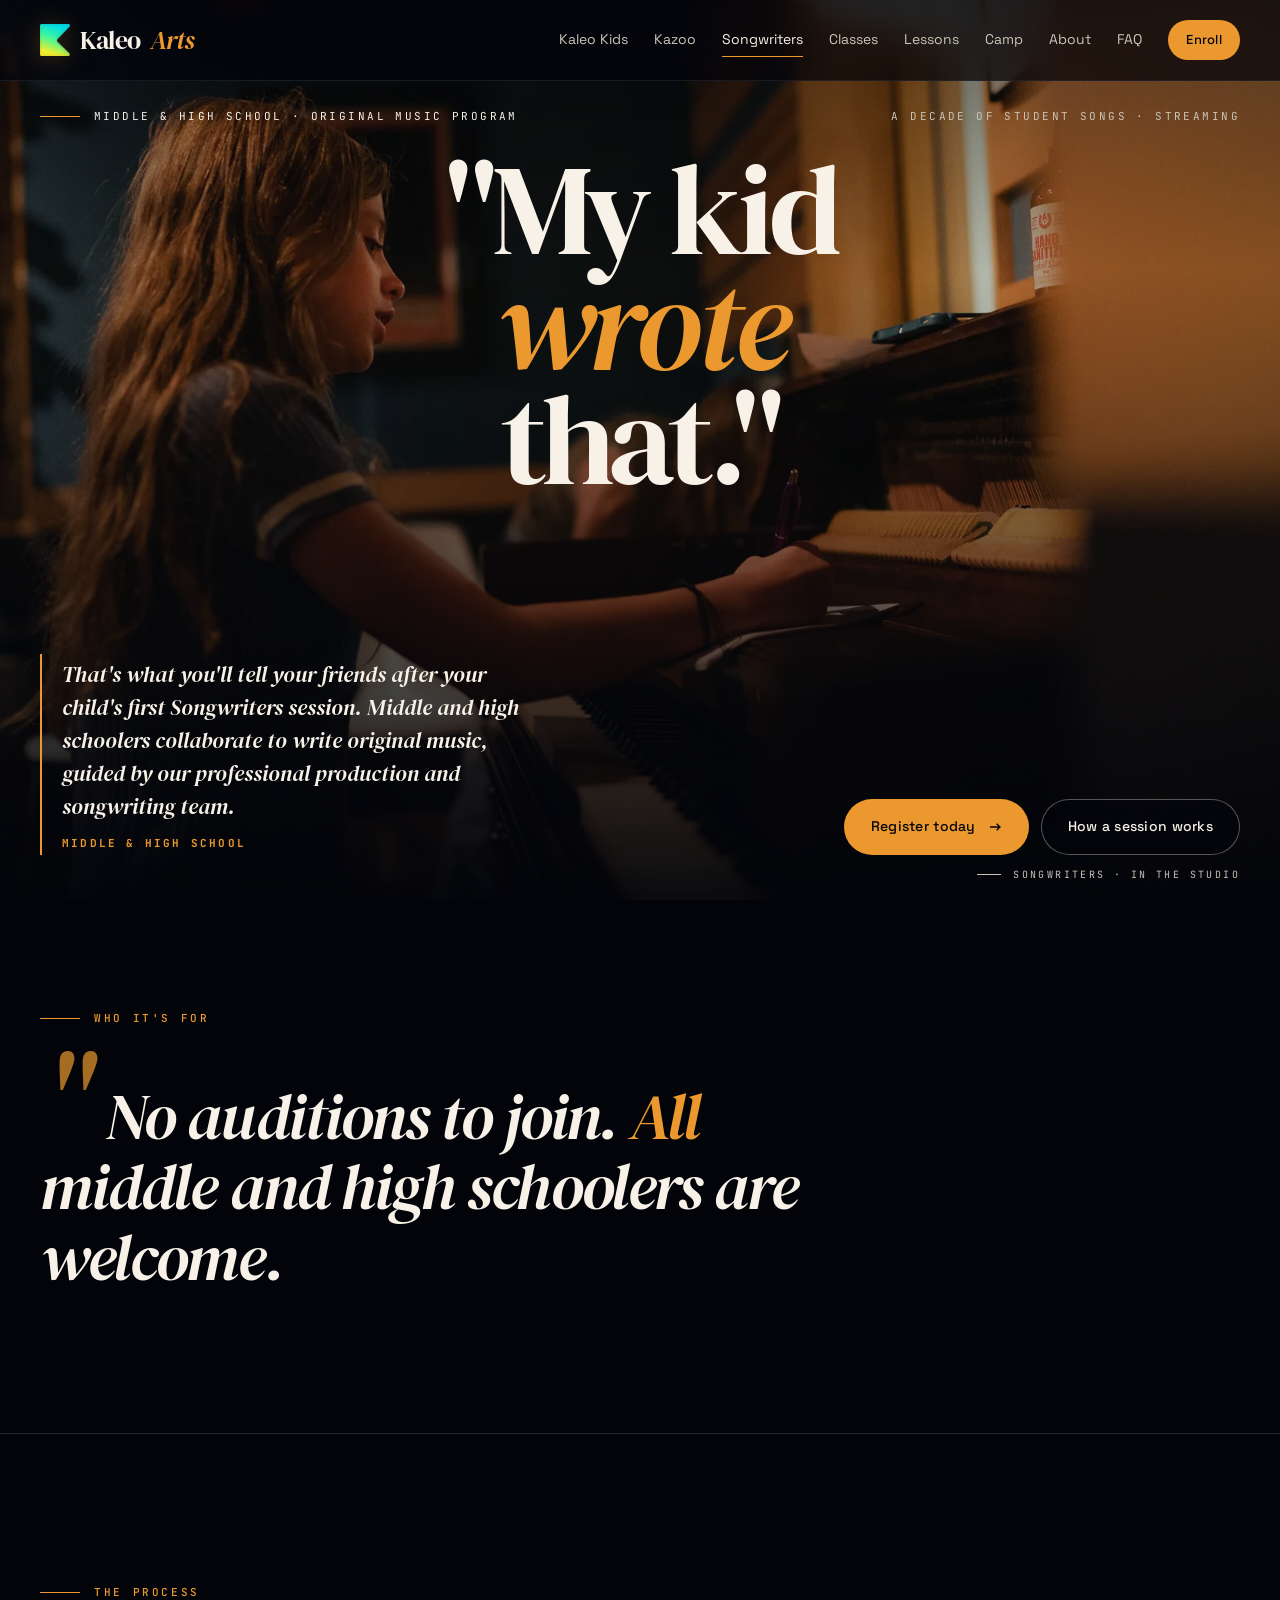
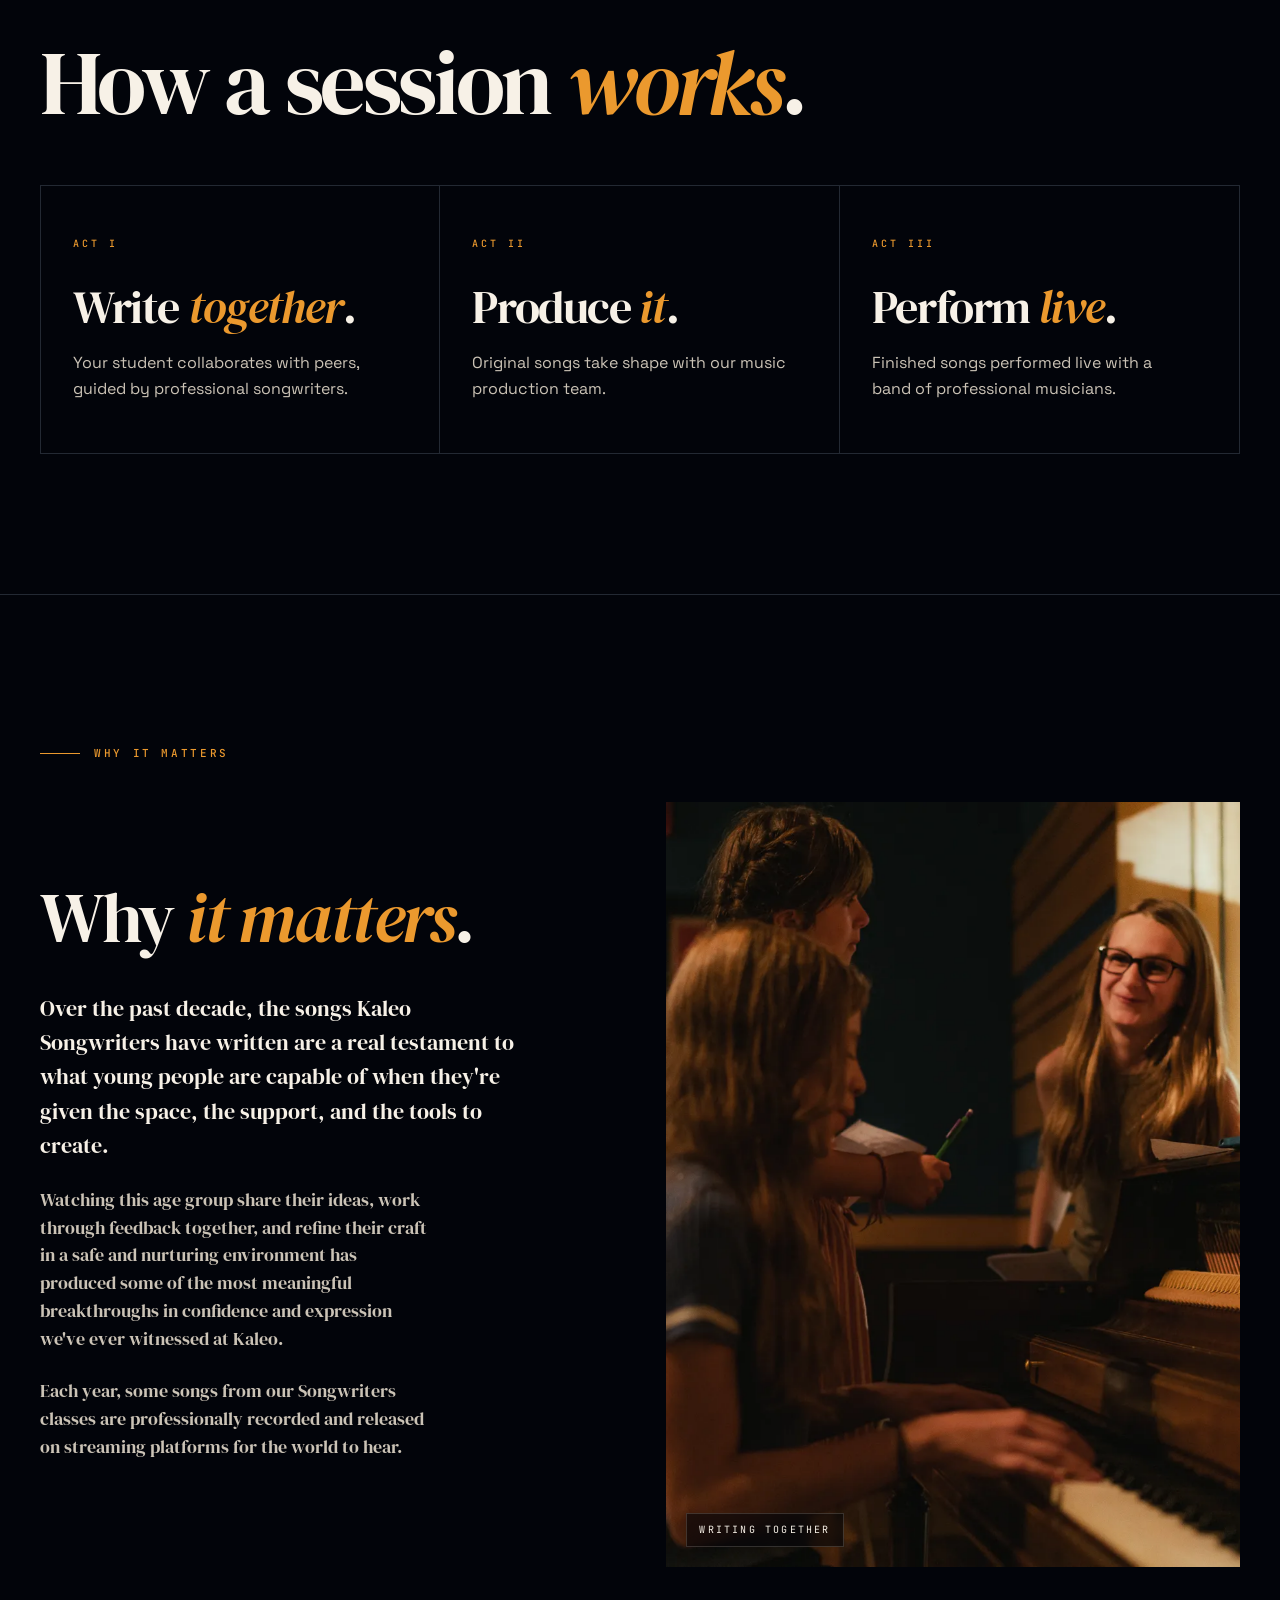
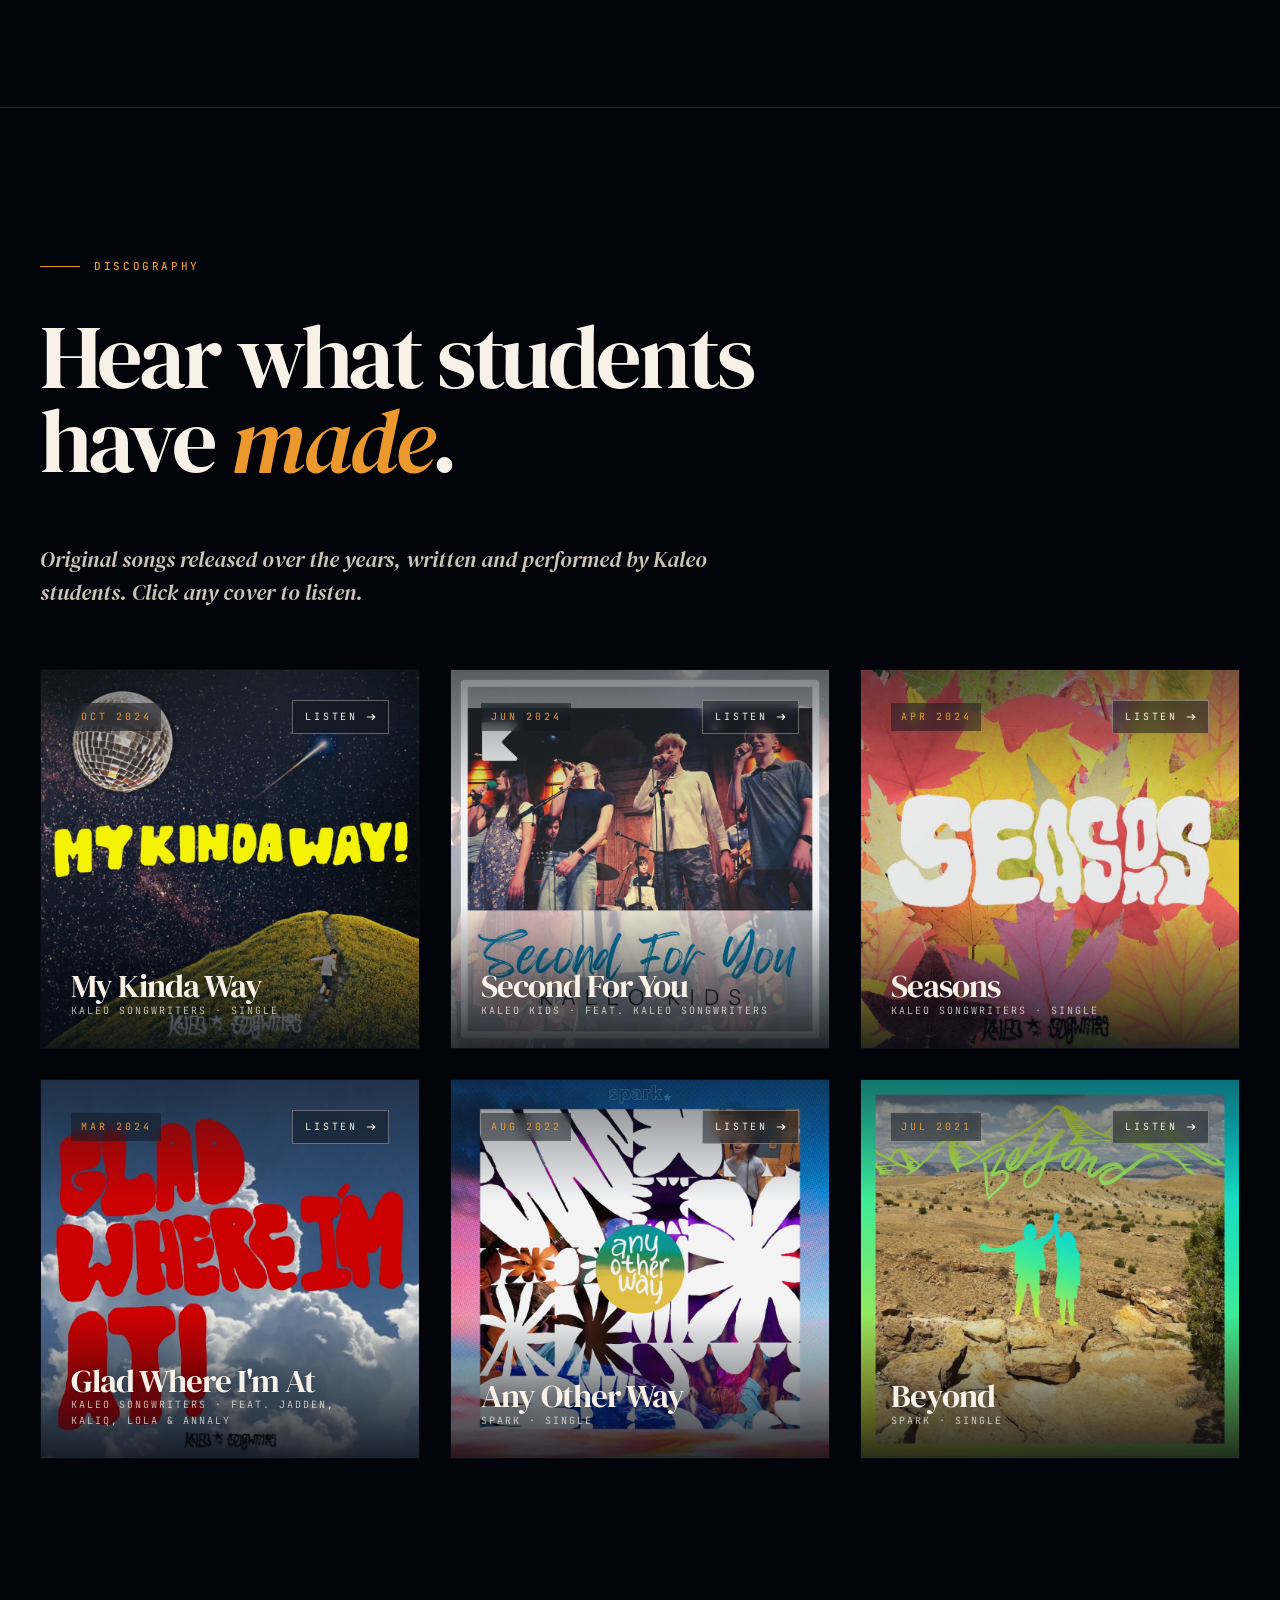
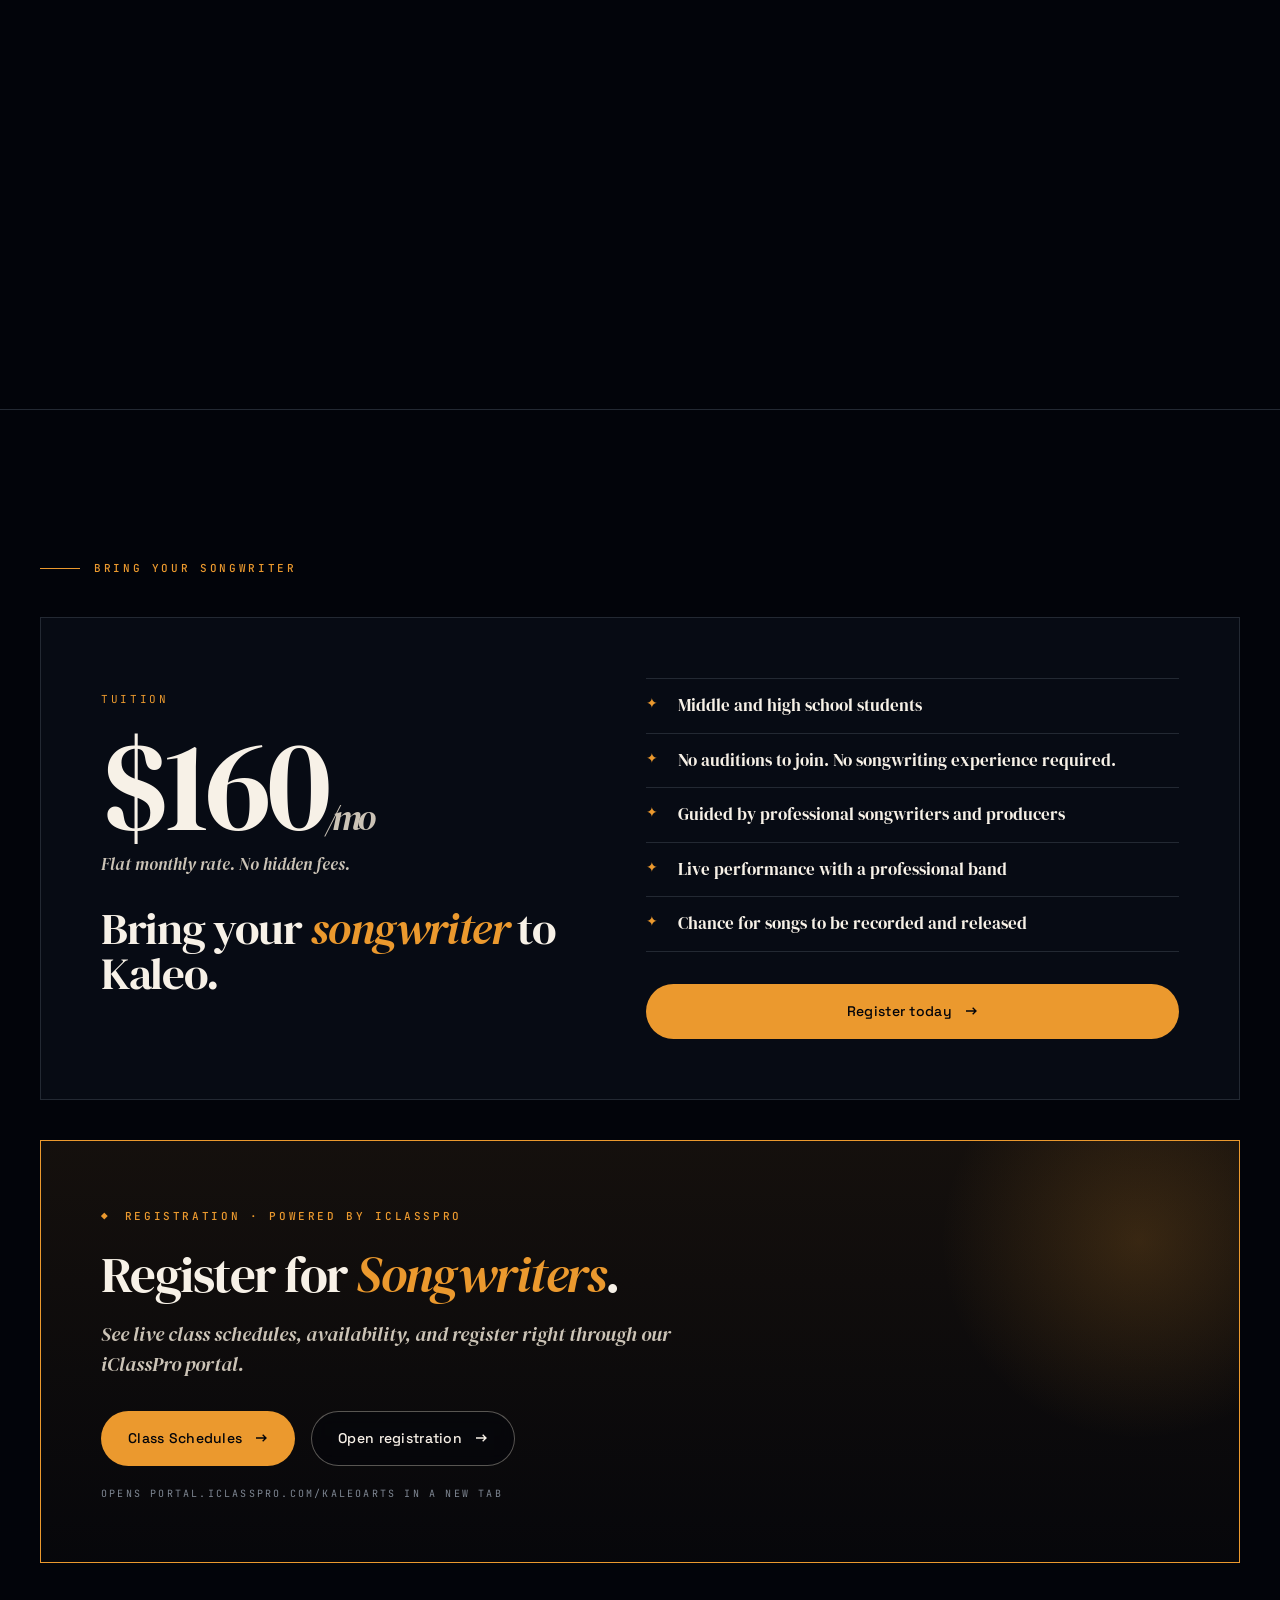
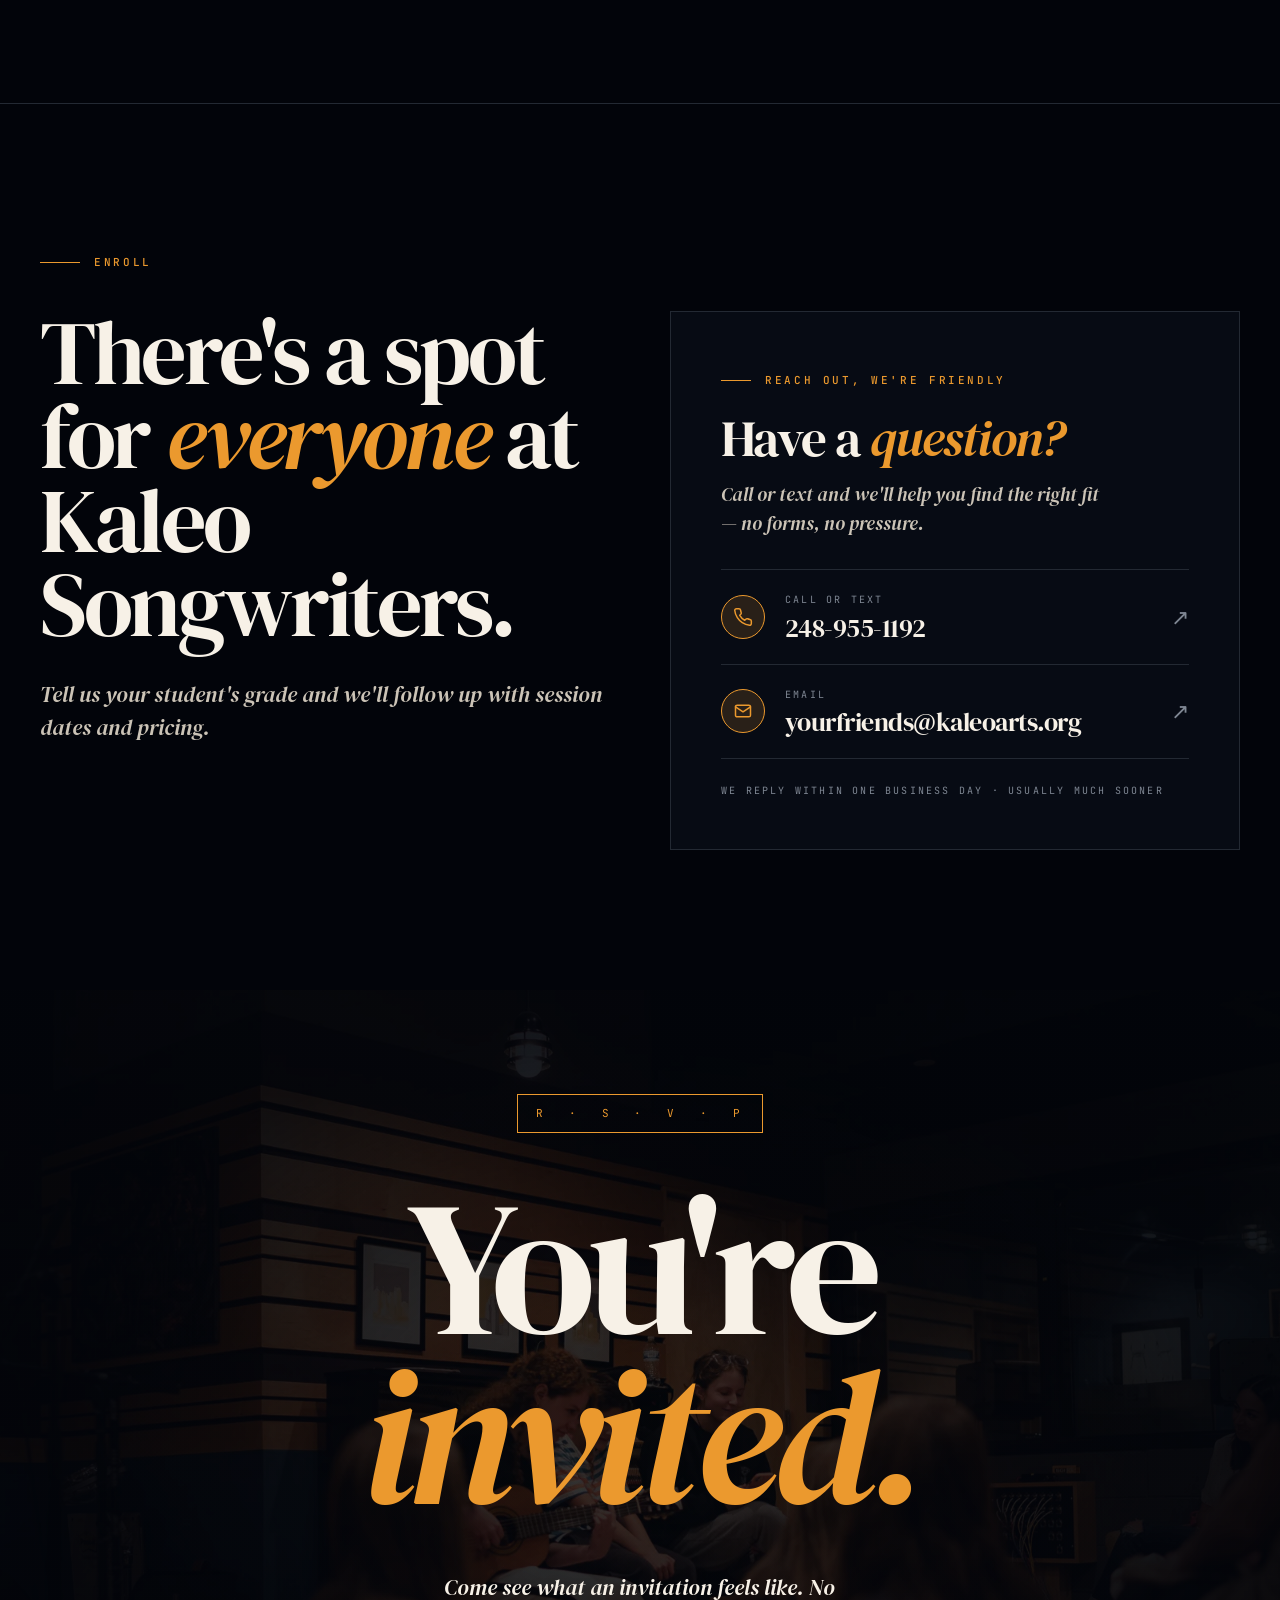
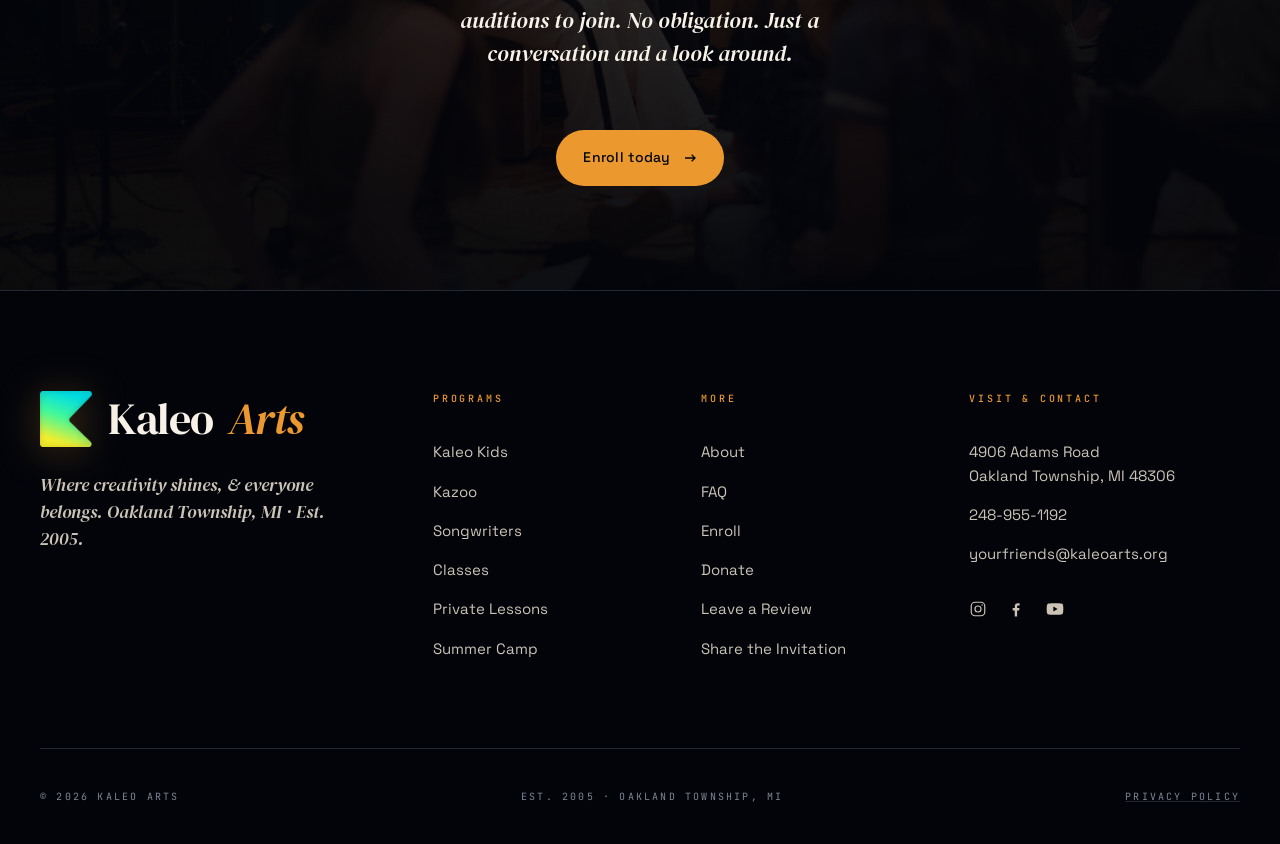
<file: songwriters.html>
<!doctype html>
<html lang="en">
<head>
  <link rel="icon" type="image/png" href="/assets/img/logo-kaleo-mark.png">
  <script async src="https://www.googletagmanager.com/gtag/js?id=G-HVM2XD47LP"></script>
  <script>window.dataLayer=window.dataLayer||[];function gtag(){dataLayer.push(arguments);}gtag('js',new Date());gtag('config','G-HVM2XD47LP');gtag('config','AW-18374676562',{'linker':{'domains':['portal.iclasspro.com']}});</script>
<script>
function gtag_report_conversion(url) {
  var callback = function () {
    if (typeof(url) != 'undefined') {
      window.location = url;
    }
  };
  gtag('event', 'conversion', {
      'send_to': 'AW-18374676562/lJ2kCN3EtuIcENKg3blE',
      'event_callback': callback
  });
  return false;
}
</script>
<meta charset="utf-8"/>
<meta name="viewport" content="width=device-width, initial-scale=1"/>
<link rel="preload" as="image" href="assets/img/songwriters-04.webp" type="image/webp" fetchpriority="high"/>

<title>Songwriters — Middle & high school original music | Kaleo Arts</title>
<meta name="description" content="Middle and high school students collaborate to write, produce, and perform original music, guided by a professional songwriting and production team."/>
<link rel="canonical" href="https://kaleoarts.org/songwriters"/>
<meta property="og:type" content="website"/>
<meta property="og:site_name" content="Kaleo Arts"/>
<meta property="og:url" content="https://kaleoarts.org/songwriters"/>
<meta property="og:title" content="Songwriters — Middle &amp; high school original music | Kaleo Arts"/>
<meta property="og:description" content="Middle and high school students collaborate to write, produce, and perform original music, guided by a professional songwriting and production team."/>
<meta property="og:image" content="https://kaleoarts.org/assets/img/songwriters-04.jpg"/>
<meta property="og:image:width" content="2100"/>
<meta property="og:image:height" content="1181"/>
<meta name="twitter:card" content="summary_large_image"/>
<meta name="twitter:title" content="Songwriters — Middle &amp; high school original music | Kaleo Arts"/>
<meta name="twitter:description" content="Middle and high school students collaborate to write, produce, and perform original music, guided by a professional songwriting and production team."/>
<meta name="twitter:image" content="https://kaleoarts.org/assets/img/songwriters-04.jpg"/>

<link rel="preconnect" href="https://fonts.googleapis.com">
<link rel="preconnect" href="https://fonts.gstatic.com" crossorigin>
<link href="https://fonts.googleapis.com/css2?family=DM+Serif+Display:ital@0;1&family=Space+Grotesk:wght@400;500;600;700&family=Newsreader:ital,opsz,wght@0,6..72,300..700;1,6..72,300..700&family=JetBrains+Mono:wght@400;500&display=swap" rel="stylesheet">
<link rel="stylesheet" href="assets/kaleo-v3.css"/>
<style>
  /* Center hero TITLE only so it sits in the open space — not over the
     pianist's face on the left of the photo. Body copy, caption, and
     buttons stay in the site's standard left-aligned / two-column
     layout (see .hero-bottom / .hero-caption / .hero-cta-row base
     rules in kaleo-v3.css) to match every other page. */
  .hero-center {
    justify-content: center;
    text-align: center;
  }
  .hero-title {
    margin-inline: auto;
    text-align: center;
  }

  /* Album strip */
  .albums {
    display: grid;
    grid-template-columns: repeat(3, 1fr);
    gap: 30px;
  }
  .album {
    aspect-ratio: 1 / 1;
    background: var(--stage-2);
    border: 1px solid var(--rule);
    padding: 30px;
    position: relative;
    display: flex;
    flex-direction: column;
    justify-content: space-between;
    transition: border-color .3s, background .3s;
    overflow: hidden;
  }
  .album:hover { border-color: var(--amber); background: var(--stage-3); }
  .album::before {
    content: "";
    position: absolute;
    inset: 0;
    background:
      radial-gradient(ellipse at 30% 30%, oklch(75% 0.15 68 / 0.18), transparent 60%),
      linear-gradient(135deg, var(--stage-2), var(--stage-3));
    z-index: 0;
    transition: opacity .3s;
  }
  .album:hover::before { opacity: 0.7; }
  .album > * { position: relative; z-index: 1; }
  .album .yr {
    font-family: 'JetBrains Mono', monospace;
    font-size: 10px;
    letter-spacing: 0.28em;
    color: var(--amber);
    text-transform: uppercase;
  }
  .album .title {
    font-family: 'DM Serif Display', serif;
    font-weight: 400;
    font-style: italic;
    font-size: clamp(32px, 3.5vw, 52px);
    line-height: 1;
    letter-spacing: -0.03em;
    color: var(--cream);
  }
  .album .sub {
    font-family: 'JetBrains Mono', monospace;
    font-size: 10px;
    letter-spacing: 0.2em;
    color: var(--cream-fade);
    text-transform: uppercase;
    margin-top: 8px;
  }
  @media (max-width: 960px) { .albums { grid-template-columns: 1fr; } }

  /* Album with artwork — full-bleed cover, overlay caption, link out. */
  a.album {
    text-decoration: none;
    color: inherit;
    cursor: pointer;
  }
  .album.has-art { padding: 0; border-color: transparent; }
  .album.has-art::before { display: none; }
  .album.has-art .art {
    position: absolute;
    inset: 0;
    background-size: cover;
    background-position: center;
    z-index: 0;
    transition: transform .5s cubic-bezier(.22,.61,.36,1), filter .3s;
    filter: saturate(1) brightness(1);
  }
  .album.has-art:hover .art { transform: scale(1.04); filter: saturate(1.05) brightness(1.05); }
  .album.has-art .art-overlay {
    position: absolute;
    inset: 0;
    z-index: 1;
    background: linear-gradient(180deg, oklch(20% 0.02 260 / 0.55) 0%, oklch(20% 0.02 260 / 0.05) 32%, oklch(20% 0.02 260 / 0.05) 62%, oklch(15% 0.02 260 / 0.85) 100%);
    transition: opacity .3s;
  }
  .album.has-art:hover .art-overlay { opacity: 0.88; }
  .album.has-art .yr,
  .album.has-art .title,
  .album.has-art .sub { position: relative; z-index: 2; }
  .album.has-art .top,
  .album.has-art .bot {
    position: absolute;
    left: 30px;
    right: 30px;
    z-index: 2;
    display: flex;
    justify-content: space-between;
    align-items: center;
    gap: 14px;
  }
  .album.has-art .top { top: 30px; }
  .album.has-art .bot { bottom: 30px; align-items: flex-end; }
  .album.has-art .listen {
    font-family: 'JetBrains Mono', monospace;
    font-size: 10px;
    letter-spacing: 0.28em;
    text-transform: uppercase;
    color: var(--cream);
    display: inline-flex;
    align-items: center;
    gap: 8px;
    background: oklch(20% 0.02 260 / 0.5);
    padding: 8px 12px;
    border: 1px solid oklch(96% 0.015 82 / 0.35);
    backdrop-filter: blur(6px);
    transition: background .2s, border-color .2s, color .2s;
  }
  .album.has-art:hover .listen { background: var(--amber); border-color: var(--amber); color: var(--stage); }
  .album.has-art .listen svg { width: 10px; height: 10px; }
  .album.has-art .title {
    font-size: clamp(24px, 2.6vw, 38px);
    font-style: normal;
    text-shadow: 0 2px 20px oklch(20% 0.02 260 / 0.5);
  }
  .album.has-art .sub { color: oklch(96% 0.015 82 / 0.75); margin-top: 0; }
  .album.has-art .yr { background: oklch(20% 0.02 260 / 0.5); padding: 6px 10px; backdrop-filter: blur(6px); }
</style>
</head>
<body data-screen-label="Songwriters">
<div id="nav-slot"></div>

<!-- ==================== HERO ==================== -->
<section class="hero">
  <picture><source srcset="assets/img/songwriters-04.webp" type="image/webp"/><img class="hero-img" src="assets/img/songwriters-04.jpg" width="2100" height="1181" alt="A young songwriter sits at the piano in the Kaleo studio, mid-thought, working out a melody"/></picture>
  <div class="hero-content">
    <div class="wrap-lg">
      <div class="hero-top-meta">
        <span class="l">Middle &amp; high school · Original music program</span>
        <span class="r">A decade of student songs · streaming</span>
      </div>
    </div>
    <div class="hero-center">
      <div class="wrap-lg">
        <h1 class="hero-title">
          <span class="line"><span class="word" style="animation-delay:.2s">"My</span> <span class="word" style="animation-delay:.32s">kid</span></span>
          <span class="line"><span class="word italic" style="animation-delay:.5s">wrote</span></span>
          <span class="line"><span class="word" style="animation-delay:.68s">that."</span></span>
        </h1>
      </div>
    </div>
    <div class="wrap-lg">
      <div class="hero-bottom">
        <div class="hero-caption">
          That's what you'll tell your friends after your child's first Songwriters session. Middle and high schoolers collaborate to write original music, guided by our professional production and songwriting team.
          <strong>Middle &amp; high school</strong>
        </div>
        <div class="hero-cta-row">
          <a class="btn btn-primary" href="https://portal.iclasspro.com/kaleoarts/classes?programs=62" target="_blank" rel="noopener" onclick="gtag_report_conversion('https://portal.iclasspro.com/kaleoarts/classes?programs=62'); return false;">Register today
            <svg viewBox="0 0 16 12" fill="none" stroke="currentColor" stroke-width="1.6"><path d="M2 6h12m-4-4l4 4-4 4"/></svg>
          </a>
          <a class="btn btn-secondary" href="#work">How a session works</a>
        </div>
      </div>
    </div>
  </div>
  <div class="hero-photo-caption">Songwriters · In the studio</div>
</section>

<!-- ==================== PULL QUOTE ==================== -->
<section class="spread tight">
  <div class="wrap">
    <span class="plate-label reveal">Who it's for</span>
    <p class="pullq-text reveal r-d1" style="max-width: 24ch;">
      <span class="pullq-mark" style="margin-bottom: 0; display: inline-block;">"</span>
      No auditions to join. <em>All</em> middle and high schoolers are welcome.
    </p>
  </div>
</section>

<!-- ==================== HOW A SESSION WORKS ==================== -->
<section id="work" class="spread" style="border-top: 1px solid var(--rule);">
  <div class="wrap">
    <span class="plate-label reveal">The process</span>
    <h2 class="section-h reveal r-d1">How a session <em>works</em>.</h2>

    <div class="commits">
      <div class="commit reveal">
        <div class="no">Act I</div>
        <h3>Write <em>together</em>.</h3>
        <p>Your student collaborates with peers, guided by professional songwriters.</p>
      </div>
      <div class="commit reveal r-d1">
        <div class="no">Act II</div>
        <h3>Produce <em>it</em>.</h3>
        <p>Original songs take shape with our music production team.</p>
      </div>
      <div class="commit reveal r-d2">
        <div class="no">Act III</div>
        <h3>Perform <em>live</em>.</h3>
        <p>Finished songs performed live with a band of professional musicians.</p>
      </div>
    </div>
  </div>
</section>

<!-- ==================== WHY IT MATTERS ==================== -->
<section class="spread" style="border-top: 1px solid var(--rule);">
  <div class="wrap-lg">
    <span class="plate-label reveal">Why it matters</span>
    <div class="approach reverse">
      <div class="approach-img-wrap reveal">
        <picture><source srcset="assets/img/songwriters-03.webp" type="image/webp"/><img class="approach-img" src="assets/img/songwriters-03.jpg" width="2100" height="1181" alt="A young songwriter smiles from behind the upright piano while a friend plays through an idea"/></picture>
        <span class="img-caption">Writing together</span>
      </div>
      <div class="approach-body">
        <h2 class="approach-title reveal">
          Why <em>it matters</em>.
        </h2>
        <p class="reveal r-d1">Over the past decade, the songs Kaleo Songwriters have written are a real testament to what young people are capable of when they're given the space, the support, and the tools to create.</p>
        <p class="reveal r-d2 secondary">Watching this age group share their ideas, work through feedback together, and refine their craft in a safe and nurturing environment has produced some of the most meaningful breakthroughs in confidence and expression we've ever witnessed at Kaleo.</p>
        <p class="reveal r-d3 secondary">Each year, some songs from our Songwriters classes are professionally recorded and released on streaming platforms for the world to hear.</p>
      </div>
    </div>
  </div>
</section>

<!-- ==================== ALBUMS ==================== -->
<section class="spread" style="border-top: 1px solid var(--rule);">
  <div class="wrap-lg">
    <span class="plate-label reveal">Discography</span>
    <h2 class="section-h reveal r-d1">Hear what students have <em>made</em>.</h2>
    <p class="section-lede reveal r-d2">Original songs released over the years, written and performed by Kaleo students. Click any cover to listen.</p>

    <div class="albums">
      <a class="album has-art reveal" href="https://distrokid.com/hyperfollow/kaleosongwriters/my-kinda-way" target="_blank" rel="noopener" aria-label="Listen to My Kinda Way by Kaleo Songwriters">
        <div class="art" style="background-image: url('assets/img/my-kinda-way.webp');"></div>
        <div class="art-overlay"></div>
        <div class="top">
          <span class="yr">Oct 2024</span>
          <span class="listen">Listen
            <svg viewBox="0 0 16 12" fill="none" stroke="currentColor" stroke-width="1.8" stroke-linecap="round" stroke-linejoin="round"><path d="M2 6h12m-4-4l4 4-4 4"/></svg>
          </span>
        </div>
        <div class="bot">
          <div>
            <div class="title">My Kinda Way</div>
            <div class="sub">Kaleo Songwriters · Single</div>
          </div>
        </div>
      </a>
      <a class="album has-art reveal r-d1" href="https://distrokid.com/hyperfollow/kaleokids/second-for-you-feat-kaleo-songwriters" target="_blank" rel="noopener" aria-label="Listen to Second For You by Kaleo Kids feat. Kaleo Songwriters">
        <div class="art" style="background-image: url('assets/img/second-for-you.webp');"></div>
        <div class="art-overlay"></div>
        <div class="top">
          <span class="yr">Jun 2024</span>
          <span class="listen">Listen
            <svg viewBox="0 0 16 12" fill="none" stroke="currentColor" stroke-width="1.8" stroke-linecap="round" stroke-linejoin="round"><path d="M2 6h12m-4-4l4 4-4 4"/></svg>
          </span>
        </div>
        <div class="bot">
          <div>
            <div class="title">Second For You</div>
            <div class="sub">Kaleo Kids · feat. Kaleo Songwriters</div>
          </div>
        </div>
      </a>
      <a class="album has-art reveal r-d2" href="https://distrokid.com/hyperfollow/kaleosongwriters/seasons" target="_blank" rel="noopener" aria-label="Listen to Seasons by Kaleo Songwriters">
        <div class="art" style="background-image: url('assets/img/seasons.webp');"></div>
        <div class="art-overlay"></div>
        <div class="top">
          <span class="yr">Apr 2024</span>
          <span class="listen">Listen
            <svg viewBox="0 0 16 12" fill="none" stroke="currentColor" stroke-width="1.8" stroke-linecap="round" stroke-linejoin="round"><path d="M2 6h12m-4-4l4 4-4 4"/></svg>
          </span>
        </div>
        <div class="bot">
          <div>
            <div class="title">Seasons</div>
            <div class="sub">Kaleo Songwriters · Single</div>
          </div>
        </div>
      </a>
      <a class="album has-art reveal" href="https://distrokid.com/hyperfollow/kaleosongwriters/glad-where-im-at-feat-jadden-kaliq-lola--annaly" target="_blank" rel="noopener" aria-label="Listen to Glad Where I'm At by Kaleo Songwriters">
        <div class="art" style="background-image: url('assets/img/glad-where-im-at.webp');"></div>
        <div class="art-overlay"></div>
        <div class="top">
          <span class="yr">Mar 2024</span>
          <span class="listen">Listen
            <svg viewBox="0 0 16 12" fill="none" stroke="currentColor" stroke-width="1.8" stroke-linecap="round" stroke-linejoin="round"><path d="M2 6h12m-4-4l4 4-4 4"/></svg>
          </span>
        </div>
        <div class="bot">
          <div>
            <div class="title">Glad Where I'm At</div>
            <div class="sub">Kaleo Songwriters · feat. Jadden, Kaliq, Lola &amp; AnnaLy</div>
          </div>
        </div>
      </a>
      <a class="album has-art reveal r-d1" href="https://distrokid.com/hyperfollow/spark2/any-other-way" target="_blank" rel="noopener" aria-label="Listen to Any Other Way by Spark">
        <div class="art" style="background-image: url('assets/img/any-other-way.webp');"></div>
        <div class="art-overlay"></div>
        <div class="top">
          <span class="yr">Aug 2022</span>
          <span class="listen">Listen
            <svg viewBox="0 0 16 12" fill="none" stroke="currentColor" stroke-width="1.8" stroke-linecap="round" stroke-linejoin="round"><path d="M2 6h12m-4-4l4 4-4 4"/></svg>
          </span>
        </div>
        <div class="bot">
          <div>
            <div class="title">Any Other Way</div>
            <div class="sub">Spark · Single</div>
          </div>
        </div>
      </a>
      <a class="album has-art reveal r-d2" href="https://distrokid.com/hyperfollow/spark2/beyond" target="_blank" rel="noopener" aria-label="Listen to Beyond by Spark">
        <div class="art" style="background-image: url('assets/img/beyond.webp');"></div>
        <div class="art-overlay"></div>
        <div class="top">
          <span class="yr">Jul 2021</span>
          <span class="listen">Listen
            <svg viewBox="0 0 16 12" fill="none" stroke="currentColor" stroke-width="1.8" stroke-linecap="round" stroke-linejoin="round"><path d="M2 6h12m-4-4l4 4-4 4"/></svg>
          </span>
        </div>
        <div class="bot">
          <div>
            <div class="title">Beyond</div>
            <div class="sub">Spark · Single</div>
          </div>
        </div>
      </a>
      <a class="album has-art reveal" href="https://distrokid.com/hyperfollow/spark2/miracle-worker-2" target="_blank" rel="noopener" aria-label="Listen to Miracle Worker by Spark">
        <div class="art" style="background-image: url('assets/img/miracle-worker.webp');"></div>
        <div class="art-overlay"></div>
        <div class="top">
          <span class="yr">Jan 2021</span>
          <span class="listen">Listen
            <svg viewBox="0 0 16 12" fill="none" stroke="currentColor" stroke-width="1.8" stroke-linecap="round" stroke-linejoin="round"><path d="M2 6h12m-4-4l4 4-4 4"/></svg>
          </span>
        </div>
        <div class="bot">
          <div>
            <div class="title">Miracle Worker</div>
            <div class="sub">Spark · Single</div>
          </div>
        </div>
      </a>
      <a class="album has-art reveal r-d1" href="https://distrokid.com/hyperfollow/spark2/worth" target="_blank" rel="noopener" aria-label="Listen to Worth by Spark">
        <div class="art" style="background-image: url('assets/img/worth.webp');"></div>
        <div class="art-overlay"></div>
        <div class="top">
          <span class="yr">Aug 2020</span>
          <span class="listen">Listen
            <svg viewBox="0 0 16 12" fill="none" stroke="currentColor" stroke-width="1.8" stroke-linecap="round" stroke-linejoin="round"><path d="M2 6h12m-4-4l4 4-4 4"/></svg>
          </span>
        </div>
        <div class="bot">
          <div>
            <div class="title">Worth</div>
            <div class="sub">Spark · Single</div>
          </div>
        </div>
      </a>
      <a class="album has-art reveal r-d2" href="https://distrokid.com/hyperfollow/spark2/courageous-heart" target="_blank" rel="noopener" aria-label="Listen to Courageous Heart by Spark">
        <div class="art" style="background-image: url('assets/img/courageous-heart.webp');"></div>
        <div class="art-overlay"></div>
        <div class="top">
          <span class="yr">Mar 2020</span>
          <span class="listen">Listen
            <svg viewBox="0 0 16 12" fill="none" stroke="currentColor" stroke-width="1.8" stroke-linecap="round" stroke-linejoin="round"><path d="M2 6h12m-4-4l4 4-4 4"/></svg>
          </span>
        </div>
        <div class="bot">
          <div>
            <div class="title">Courageous Heart</div>
            <div class="sub">Spark · Single</div>
          </div>
        </div>
      </a>
    </div>
  </div>
</section>

<!-- ==================== ENROLL / PRICE ==================== -->
<section class="spread" style="border-top: 1px solid var(--rule);">
  <div class="wrap">
    <span class="plate-label reveal">Bring your songwriter</span>
    <div class="price-panel reveal r-d1">
      <div>
        <div class="price-eye">Tuition</div>
        <div class="price-big">$160<span class="unit">/mo</span></div>
        <p class="price-note">Flat monthly rate. No hidden fees.</p>
        <h3>Bring your <em>songwriter</em> to Kaleo.</h3>
      </div>
      <div>
        <ul class="includes">
          <li>Middle and high school students</li>
          <li>No auditions to join. No songwriting experience required.</li>
          <li>Guided by professional songwriters and producers</li>
          <li>Live performance with a professional band</li>
          <li>Chance for songs to be recorded and released</li>
        </ul>
        <a class="btn btn-primary" href="https://portal.iclasspro.com/kaleoarts/classes?programs=62" target="_blank" rel="noopener" style="width:100%; justify-content:center;" onclick="gtag_report_conversion('https://portal.iclasspro.com/kaleoarts/classes?programs=62'); return false;">Register today
          <svg viewBox="0 0 16 12" fill="none" stroke="currentColor" stroke-width="1.6"><path d="M2 6h12m-4-4l4 4-4 4"/></svg>
        </a>
      </div>
    </div>

    <div class="iclass-card reveal" style="margin-top: 40px;">
      <div class="ic-eye">Registration · Powered by iClassPro</div>
      <h3>Register for <em>Songwriters</em>.</h3>
      <p>See live class schedules, availability, and register right through our iClassPro portal.</p>
      <div class="iclass-cta">
        <a class="btn btn-primary" href="https://portal.iclasspro.com/kaleoarts/classes?programs=62" target="_blank" rel="noopener" aria-label="Open Class Schedules" onclick="gtag_report_conversion('https://portal.iclasspro.com/kaleoarts/classes?programs=62'); return false;">Class Schedules
          <svg viewBox="0 0 16 12" fill="none" stroke="currentColor" stroke-width="1.6"><path d="M2 6h12m-4-4l4 4-4 4"/></svg>
        </a>
        <a class="btn btn-secondary" href="https://portal.iclasspro.com/kaleoarts/classes?programs=62" target="_blank" rel="noopener" onclick="gtag_report_conversion('https://portal.iclasspro.com/kaleoarts/classes?programs=62'); return false;">Open registration
          <svg viewBox="0 0 16 12" fill="none" stroke="currentColor" stroke-width="1.6"><path d="M2 6h12m-4-4l4 4-4 4"/></svg>
        </a>
      </div>
      <div class="iclass-hint">Opens portal.iclasspro.com/kaleoarts in a new tab</div>
    </div>
  </div>
</section>

<!-- ==================== LEAD FORM ==================== -->
<section id="lead" class="spread" style="border-top: 1px solid var(--rule);">
  <div class="wrap">
    <span class="plate-label reveal">Enroll</span>
    <div style="display:grid; grid-template-columns: 1fr 1fr; gap: 60px; align-items: start;" class="lead-grid">
      <div class="reveal">
        <h2 class="section-h" style="margin-bottom: 30px;">There's a spot for <em>everyone</em> at Kaleo Songwriters.</h2>
        <p class="section-lede">Tell us your student's grade and we'll follow up with session dates and pricing.</p>
      </div>
      <div class="contact-card reveal r-d1">
        <div class="cc-eye">Reach out, we're friendly</div>
        <h3>Have a <em>question?</em></h3>
        <p class="cc-lede">Call or text and we'll help you find the right fit — no forms, no pressure.</p>

        <a class="cc-row" href="tel:+12489551192">
          <div class="cc-icon" aria-hidden="true">
            <svg viewBox="0 0 24 24" width="20" height="20" fill="none" stroke="currentColor" stroke-width="1.8" stroke-linecap="round" stroke-linejoin="round"><path d="M22 16.92v3a2 2 0 0 1-2.18 2 19.79 19.79 0 0 1-8.63-3.07 19.5 19.5 0 0 1-6-6 19.79 19.79 0 0 1-3.07-8.67A2 2 0 0 1 4.11 2h3a2 2 0 0 1 2 1.72c.13.96.36 1.9.7 2.81a2 2 0 0 1-.45 2.11L8.09 9.91a16 16 0 0 0 6 6l1.27-1.27a2 2 0 0 1 2.11-.45c.91.34 1.85.57 2.81.7A2 2 0 0 1 22 16.92z"/></svg>
          </div>
          <div class="cc-body">
            <div class="cc-label">Call or text</div>
            <div class="cc-value">248-955-1192</div>
          </div>
          <div class="cc-arrow">↗</div>
        </a>

        <a class="cc-row" href="mailto:yourfriends@kaleoarts.org">
          <div class="cc-icon" aria-hidden="true">
            <svg viewBox="0 0 24 24" width="20" height="20" fill="none" stroke="currentColor" stroke-width="1.8" stroke-linecap="round" stroke-linejoin="round"><rect x="3" y="5" width="18" height="14" rx="2"/><path d="M3 7l9 6 9-6"/></svg>
          </div>
          <div class="cc-body">
            <div class="cc-label">Email</div>
            <div class="cc-value">yourfriends@kaleoarts.org</div>
          </div>
          <div class="cc-arrow">↗</div>
        </a>

        <div class="cc-note">We reply within one business day · usually much sooner</div>
      </div>
    </div>
  </div>
</section>

<style>@media (max-width: 960px) { .lead-grid { grid-template-columns: 1fr !important; gap: 40px !important; } }</style>

<!-- ==================== FINAL ==================== -->
<section class="final">
  <picture><source srcset="assets/img/songwriters-07.webp" type="image/webp"/><img src="assets/img/songwriters-07.jpg" width="2100" height="1181" alt="A Kaleo Songwriters workshop in the round — one student plays guitar while the group listens" loading="lazy" data-parallax="0.05"/></picture>
  <div class="final-content">
    <span class="rsvp-eye reveal">R &nbsp;·&nbsp; S &nbsp;·&nbsp; V &nbsp;·&nbsp; P</span>
    <h2 class="reveal r-d1">You're<br/><em>invited.</em></h2>
    <p class="reveal r-d2">Come see what an invitation feels like. No auditions to join. No obligation. Just a conversation and a look around.</p>
    <div class="cta-row reveal r-d3">
      <a class="btn btn-primary" href="enroll.html">Enroll today
        <svg viewBox="0 0 16 12" fill="none" stroke="currentColor" stroke-width="1.6"><path d="M2 6h12m-4-4l4 4-4 4"/></svg>
      </a>
    </div>
  </div>
</section>

<div id="footer-slot"></div>

<script>window.__page = 'songwriters';</script>
<script src="assets/chrome-v3.js"></script>
</body>
</html>
</file>
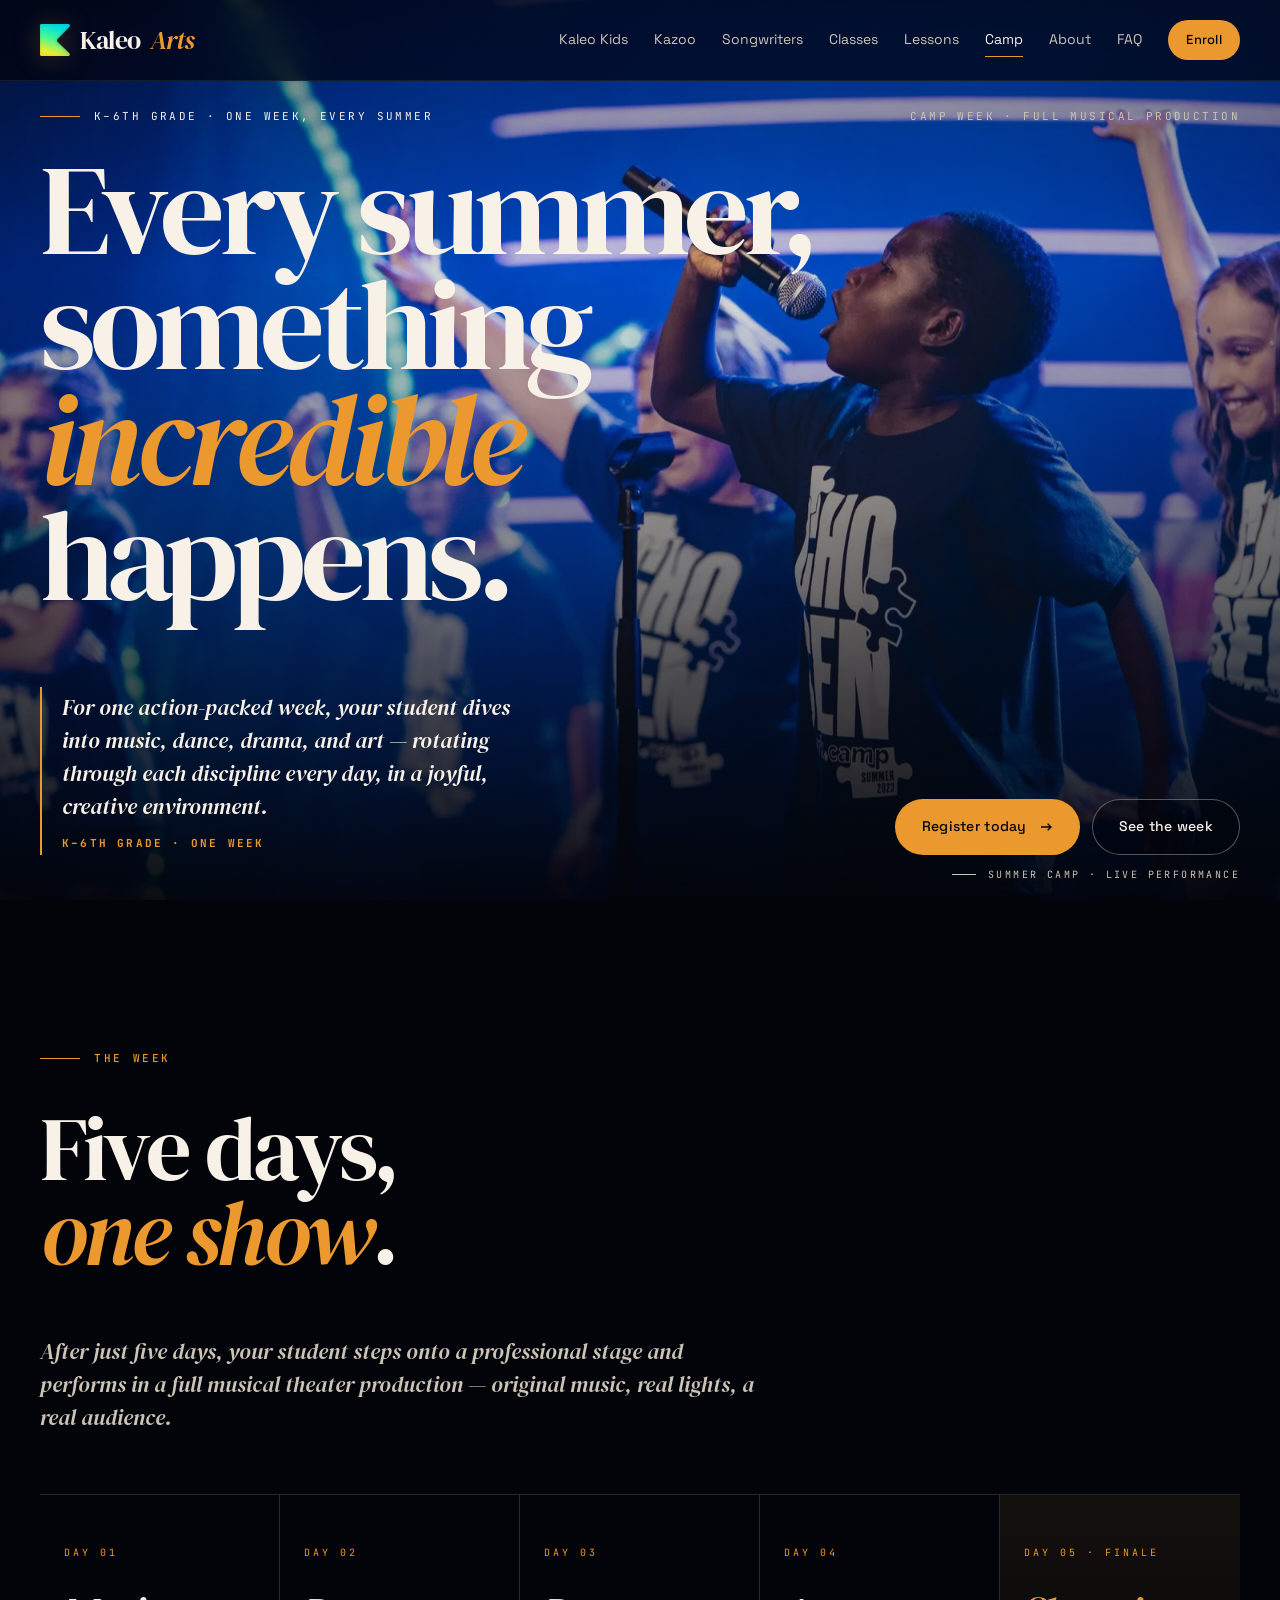
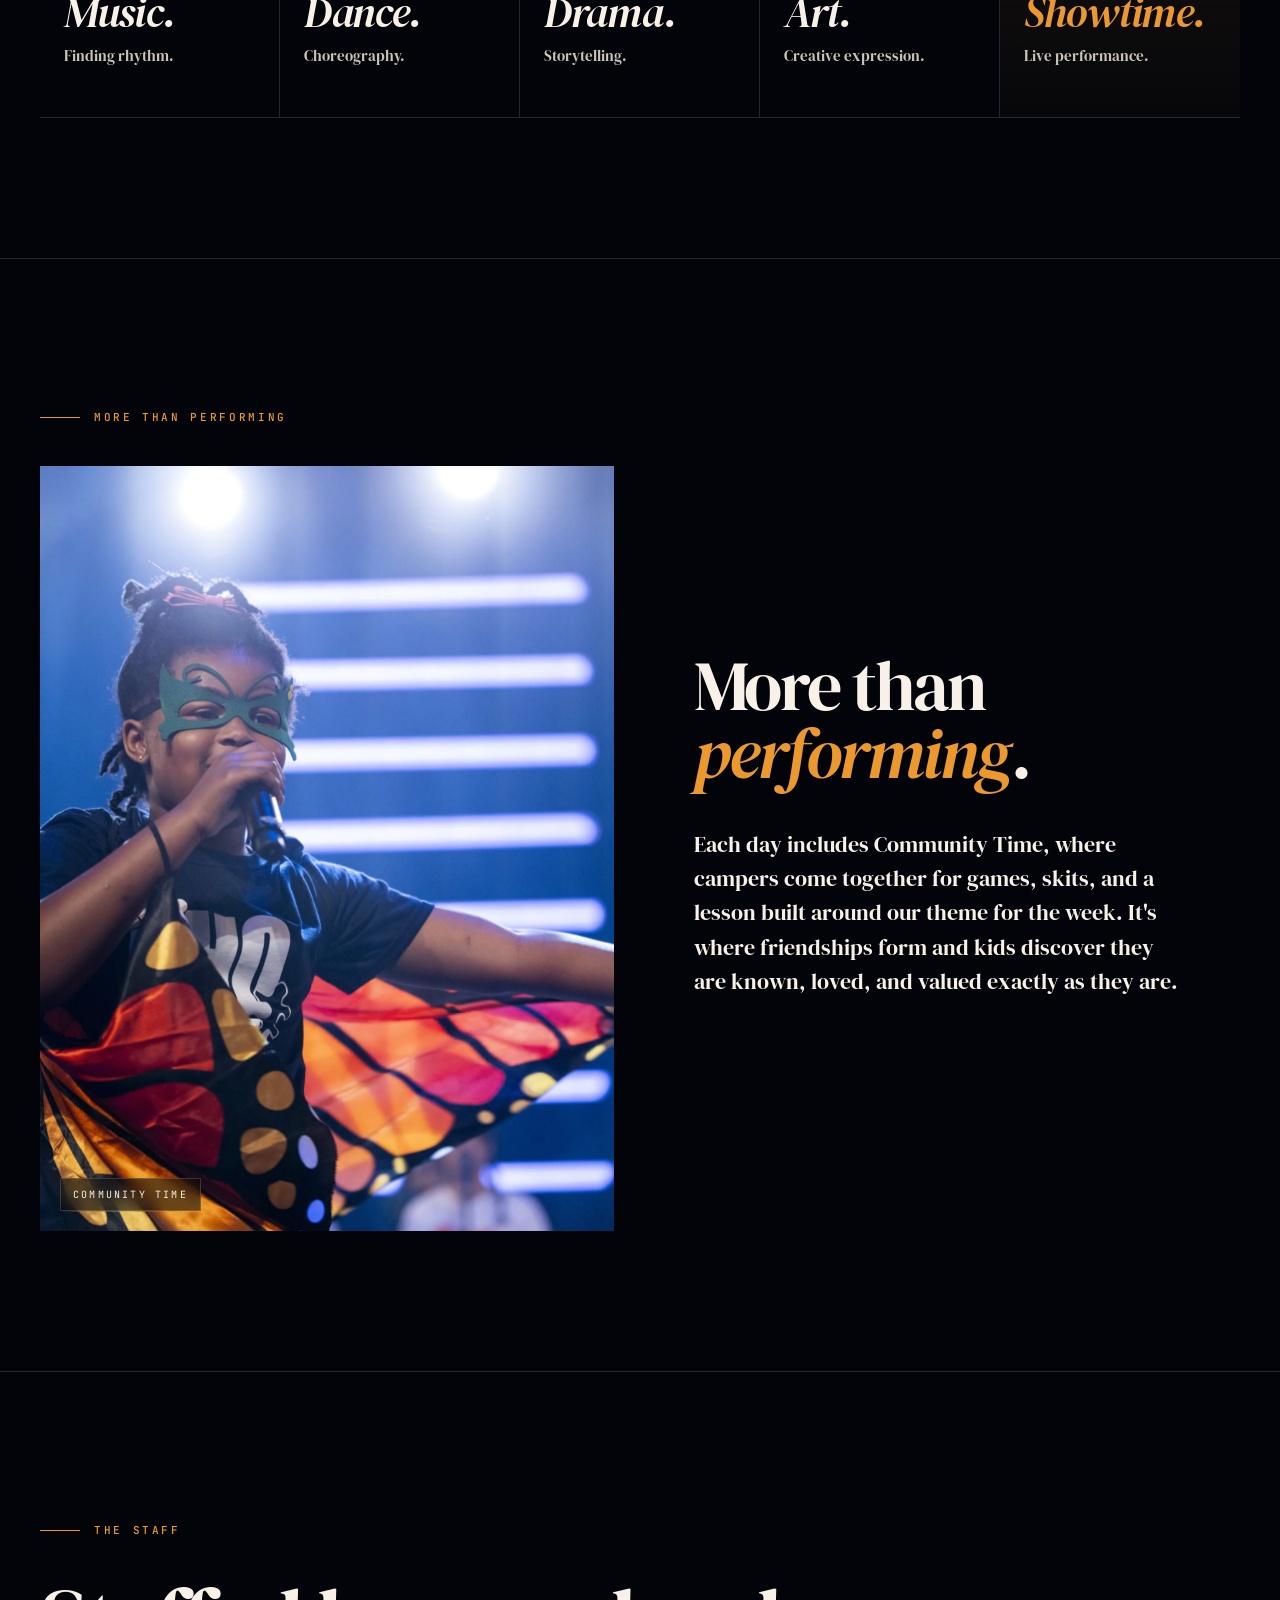
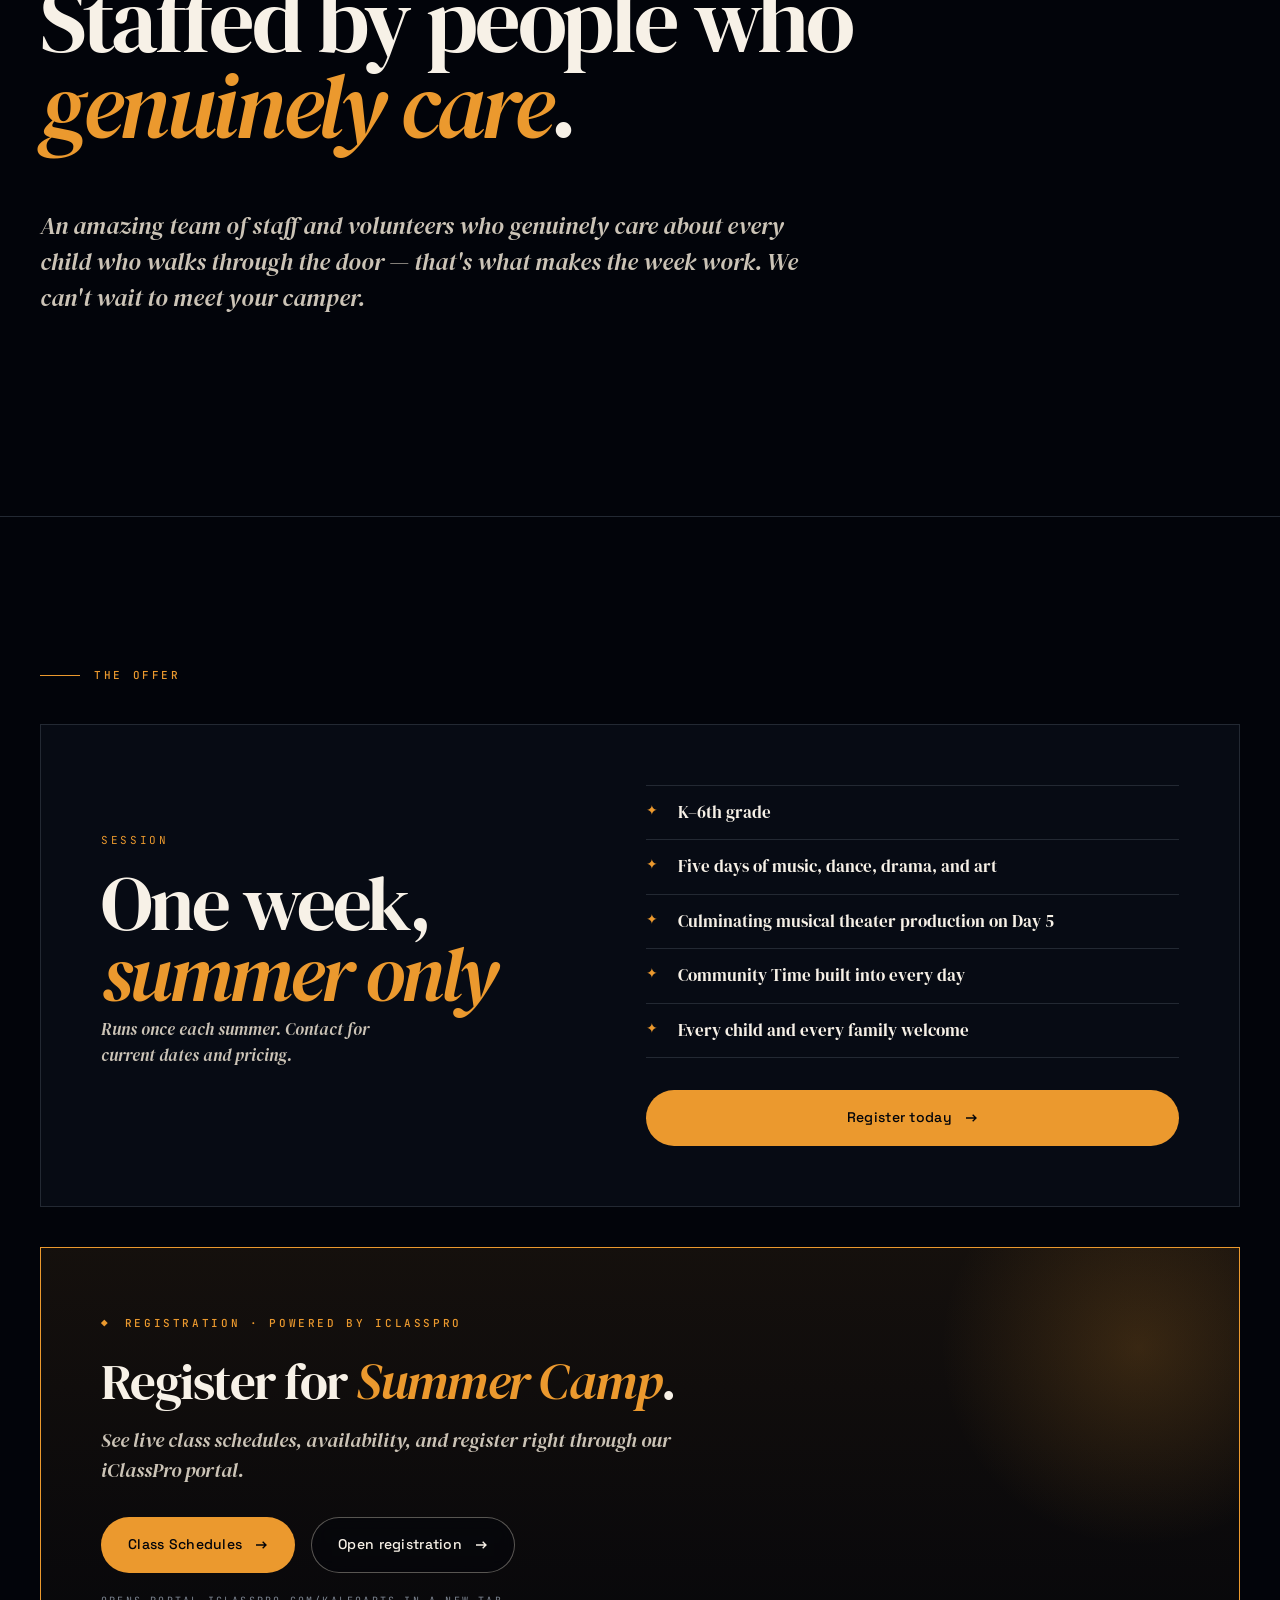
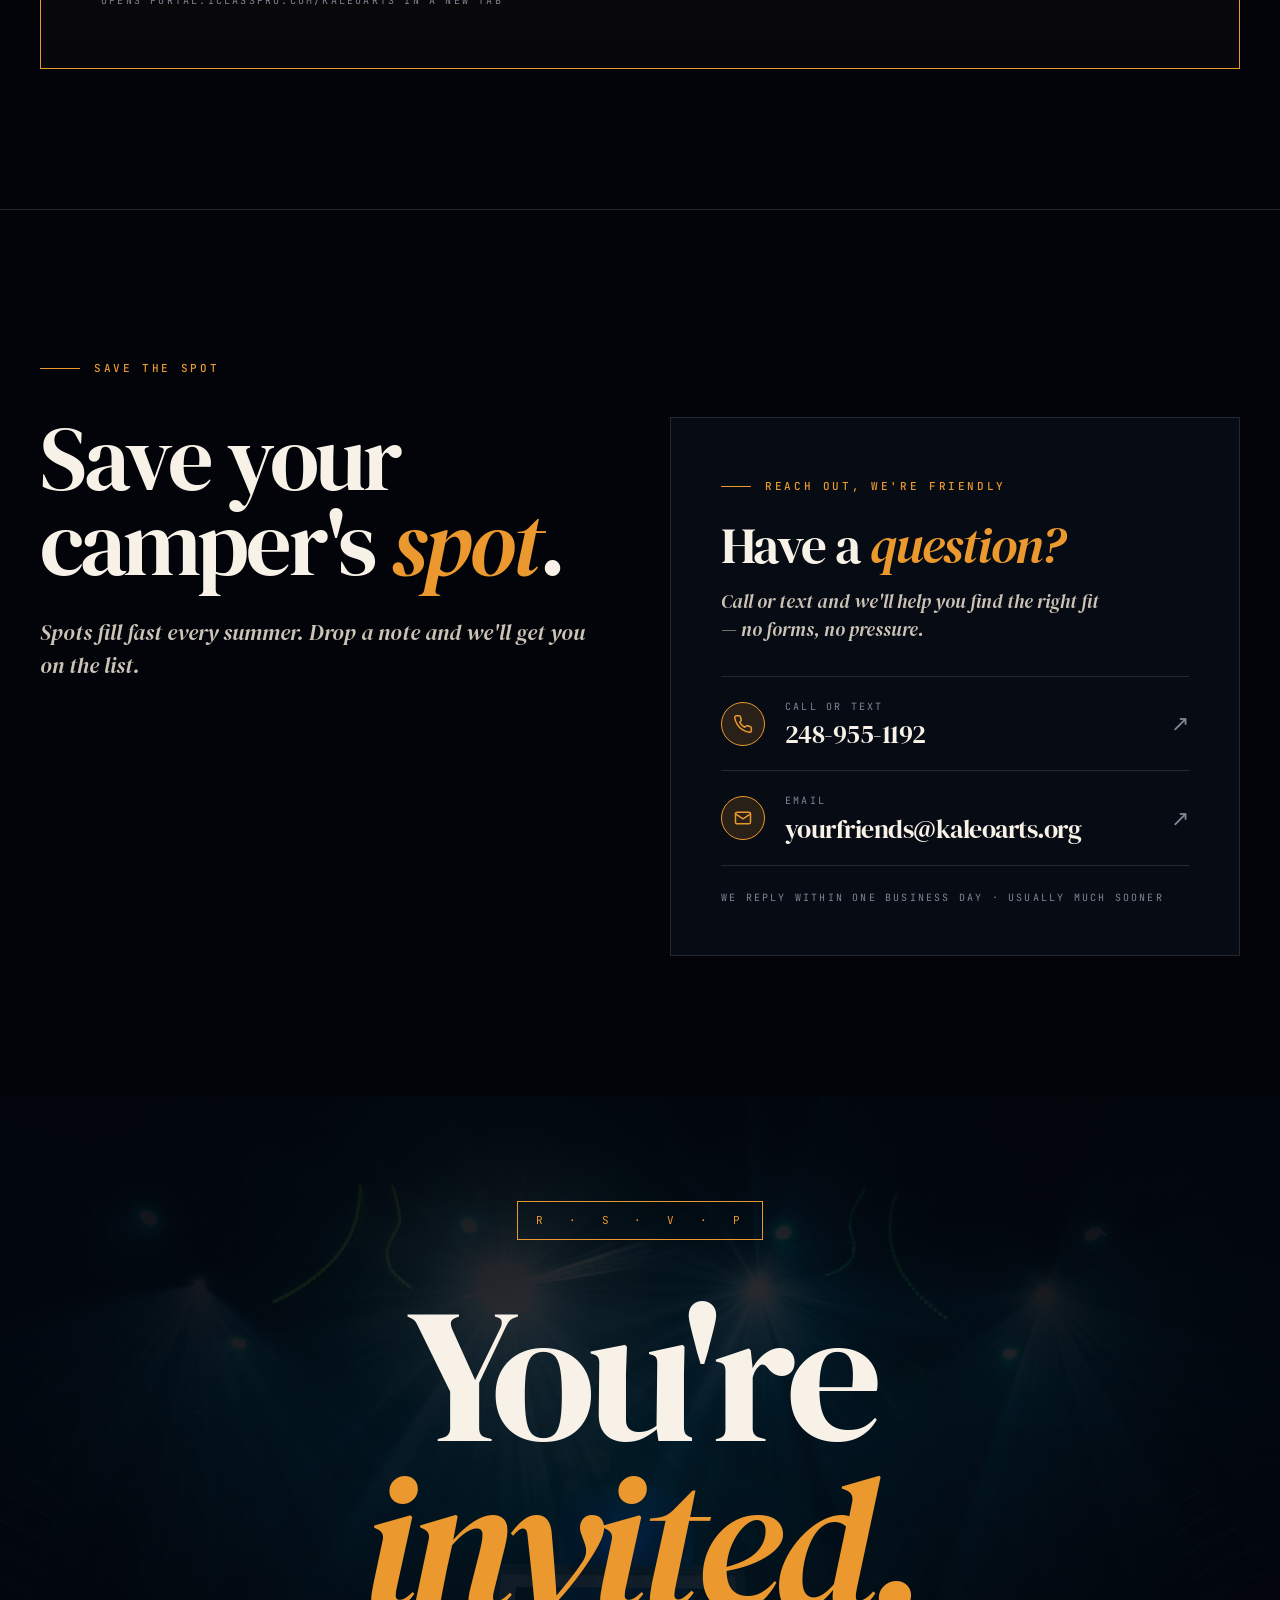
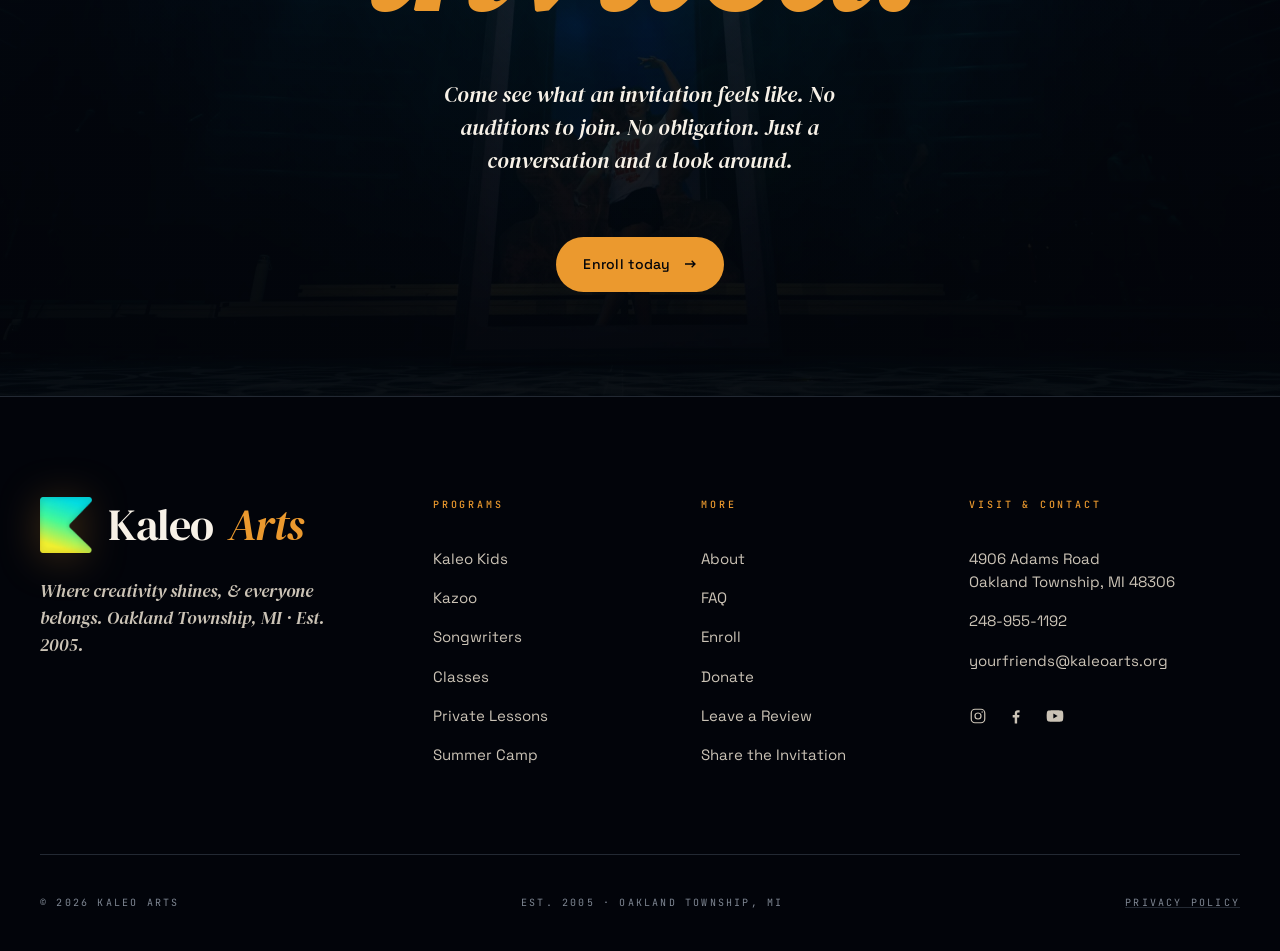
<file: spark-camp.html>
<!doctype html>
<html lang="en">
<head>
  <link rel="icon" type="image/png" href="/assets/img/logo-kaleo-mark.png">
  <script async src="https://www.googletagmanager.com/gtag/js?id=G-HVM2XD47LP"></script>
  <script>window.dataLayer=window.dataLayer||[];function gtag(){dataLayer.push(arguments);}gtag('js',new Date());gtag('config','G-HVM2XD47LP');gtag('config','AW-18374676562',{'linker':{'domains':['portal.iclasspro.com']}});</script>
<script>
function gtag_report_conversion(url) {
  var callback = function () {
    if (typeof(url) != 'undefined') {
      window.location = url;
    }
  };
  gtag('event', 'conversion', {
      'send_to': 'AW-18374676562/lJ2kCN3EtuIcENKg3blE',
      'event_callback': callback
  });
  return false;
}
</script>
<meta charset="utf-8"/>
<meta name="viewport" content="width=device-width, initial-scale=1"/>
<link rel="preload" as="image" href="assets/img/kaleo-03.webp" type="image/webp" fetchpriority="high"/>

<title>Summer Camp — One-week summer program for K–6th grade | Kaleo Arts</title>
<meta name="description" content="A one-week summer camp ending in a full musical theater production. Music, dance, drama, and art — plus daily community time — for K–6th graders."/>
<link rel="canonical" href="https://kaleoarts.org/spark-camp"/>
<meta property="og:type" content="website"/>
<meta property="og:site_name" content="Kaleo Arts"/>
<meta property="og:url" content="https://kaleoarts.org/spark-camp"/>
<meta property="og:title" content="Summer Camp — One-week summer program for K–6th grade | Kaleo Arts"/>
<meta property="og:description" content="A one-week summer camp ending in a full musical theater production. Music, dance, drama, and art — plus daily community time — for K–6th graders."/>
<meta property="og:image" content="https://kaleoarts.org/assets/img/kaleo-03.jpg"/>
<meta property="og:image:width" content="1600"/>
<meta property="og:image:height" content="2400"/>
<meta name="twitter:card" content="summary_large_image"/>
<meta name="twitter:title" content="Summer Camp — One-week summer program for K–6th grade | Kaleo Arts"/>
<meta name="twitter:description" content="A one-week summer camp ending in a full musical theater production. Music, dance, drama, and art — plus daily community time — for K–6th graders."/>
<meta name="twitter:image" content="https://kaleoarts.org/assets/img/kaleo-03.jpg"/>

<link rel="preconnect" href="https://fonts.googleapis.com">
<link rel="preconnect" href="https://fonts.gstatic.com" crossorigin>
<link href="https://fonts.googleapis.com/css2?family=DM+Serif+Display:ital@0;1&family=Space+Grotesk:wght@400;500;600;700&family=Newsreader:ital,opsz,wght@0,6..72,300..700;1,6..72,300..700&family=JetBrains+Mono:wght@400;500&display=swap" rel="stylesheet">
<link rel="stylesheet" href="assets/kaleo-v3.css"/>
<style>
  /* Week timeline */
  .week {
    display: grid;
    grid-template-columns: repeat(5, 1fr);
    gap: 0;
    border-top: 1px solid var(--rule);
    border-bottom: 1px solid var(--rule);
  }
  .day {
    padding: 50px 24px;
    border-right: 1px solid var(--rule);
    position: relative;
  }
  .day:last-child { border-right: 0; }
  .day.showtime {
    background: linear-gradient(180deg, oklch(75% 0.15 68 / 0.08), oklch(75% 0.15 68 / 0.02));
  }
  .day .dnum {
    font-family: 'JetBrains Mono', monospace;
    font-size: 10px;
    letter-spacing: 0.3em;
    color: var(--amber);
    text-transform: uppercase;
    margin-bottom: 30px;
  }
  .day h3 {
    font-family: 'DM Serif Display', serif;
    font-weight: 400;
    font-style: italic;
    font-size: 42px;
    line-height: 1;
    letter-spacing: -0.03em;
    color: var(--cream);
    margin-bottom: 12px;
  }
  .day p {
    font-family: 'DM Serif Display', serif;
    font-size: 15px;
    line-height: 1.5;
    color: var(--cream-mute);
  }
  .day.showtime h3 { color: var(--amber); }
  @media (max-width: 960px) { .week { grid-template-columns: 1fr; } .day { border-right: 0; border-bottom: 1px solid var(--rule); } .day:last-child { border-bottom: 0; } }
</style>
</head>
<body data-screen-label="Summer Camp">
<div id="nav-slot"></div>

<!-- ==================== HERO ==================== -->
<section class="hero">
  <picture><source srcset="assets/img/kaleo-03.webp" type="image/webp"/><img class="hero-img" src="assets/img/kaleo-03.jpg" width="1600" height="2400" alt="A young performer in a Chosen tee sings into a microphone under bright blue and green stage lights"/></picture>
  <div class="hero-content">
    <div class="wrap-lg">
      <div class="hero-top-meta">
        <span class="l">K–6th grade · One week, every summer</span>
        <span class="r">Camp week · Full musical production</span>
      </div>
    </div>
    <div class="hero-center">
      <div class="wrap-lg">
        <h1 class="hero-title">
          <span class="line"><span class="word" style="animation-delay:.15s">Every</span> <span class="word" style="animation-delay:.28s">summer,</span></span>
          <span class="line"><span class="word" style="animation-delay:.45s">something</span></span>
          <span class="line"><span class="word italic" style="animation-delay:.62s">incredible</span></span>
          <span class="line"><span class="word" style="animation-delay:.8s">happens.</span></span>
        </h1>
      </div>
    </div>
    <div class="wrap-lg">
      <div class="hero-bottom">
        <div class="hero-caption">
          For one action-packed week, your student dives into music, dance, drama, and art — rotating through each discipline every day, in a joyful, creative environment.
          <strong>K–6th grade · One week</strong>
        </div>
        <div class="hero-cta-row">
          <a class="btn btn-primary" href="https://portal.iclasspro.com/kaleoarts/classes" target="_blank" rel="noopener" onclick="gtag_report_conversion('https://portal.iclasspro.com/kaleoarts/classes'); return false;">Register today
            <svg viewBox="0 0 16 12" fill="none" stroke="currentColor" stroke-width="1.6"><path d="M2 6h12m-4-4l4 4-4 4"/></svg>
          </a>
          <a class="btn btn-secondary" href="#week">See the week</a>
        </div>
      </div>
    </div>
  </div>
  <div class="hero-photo-caption">Summer Camp · Live performance</div>
</section>

<!-- ==================== FIVE DAYS ==================== -->
<section id="week" class="spread">
  <div class="wrap-lg">
    <span class="plate-label reveal">The week</span>
    <h2 class="section-h reveal r-d1">Five days,<br/><em>one show</em>.</h2>
    <p class="section-lede reveal r-d2">After just five days, your student steps onto a professional stage and performs in a full musical theater production — original music, real lights, a real audience.</p>

    <div class="week reveal">
      <div class="day">
        <div class="dnum">Day 01</div>
        <h3>Music.</h3>
        <p>Finding rhythm.</p>
      </div>
      <div class="day">
        <div class="dnum">Day 02</div>
        <h3>Dance.</h3>
        <p>Choreography.</p>
      </div>
      <div class="day">
        <div class="dnum">Day 03</div>
        <h3>Drama.</h3>
        <p>Storytelling.</p>
      </div>
      <div class="day">
        <div class="dnum">Day 04</div>
        <h3>Art.</h3>
        <p>Creative expression.</p>
      </div>
      <div class="day showtime">
        <div class="dnum">Day 05 · Finale</div>
        <h3>Showtime.</h3>
        <p>Live performance.</p>
      </div>
    </div>
  </div>
</section>

<!-- ==================== COMMUNITY TIME ==================== -->
<section class="spread" style="border-top: 1px solid var(--rule);">
  <div class="wrap-lg">
    <span class="plate-label reveal">More than performing</span>
    <div class="approach">
      <div class="approach-img-wrap reveal">
        <picture><source srcset="assets/img/kaleo-29.webp" type="image/webp"/><img class="approach-img" src="assets/img/kaleo-29.jpg" width="1600" height="2400" alt="A young Summer Camp performer in a butterfly cape and green mask sings into a microphone, wings spread wide"/></picture>
        <span class="img-caption">Community time</span>
      </div>
      <div class="approach-body">
        <h2 class="approach-title reveal">
          More than<br/>
          <em>performing</em>.
        </h2>
        <p class="reveal r-d1">Each day includes Community Time, where campers come together for games, skits, and a lesson built around our theme for the week. It's where friendships form and kids discover they are known, loved, and valued exactly as they are.</p>
        <p class="reveal r-d2 secondary"></p>
      </div>
    </div>
  </div>
</section>

<!-- ==================== STAFF ==================== -->
<section class="spread" style="border-top: 1px solid var(--rule);">
  <div class="wrap">
    <span class="plate-label reveal">The staff</span>
    <h2 class="section-h reveal r-d1">Staffed by people who <em>genuinely care</em>.</h2>
    <p class="section-lede reveal r-d2" style="font-size: 24px;">An amazing team of staff and volunteers who genuinely care about every child who walks through the door — that's what makes the week work. We can't wait to meet your camper.</p>
  </div>
</section>

<!-- ==================== ENROLL / PRICE ==================== -->
<section class="spread" style="border-top: 1px solid var(--rule);">
  <div class="wrap">
    <span class="plate-label reveal">The offer</span>
    <div class="price-panel reveal r-d1">
      <div>
        <div class="price-eye">Session</div>
        <div class="price-big" style="font-size: clamp(56px, 6vw, 96px);">One week,<br/><span style="color: var(--amber); font-style: italic;">summer only</span></div>
        <p class="price-note">Runs once each summer. Contact for current dates and pricing.</p>
      </div>
      <div>
        <ul class="includes">
          <li>K–6th grade</li>
          <li>Five days of music, dance, drama, and art</li>
          <li>Culminating musical theater production on Day 5</li>
          <li>Community Time built into every day</li>
          <li>Every child and every family welcome</li>
        </ul>
        <a class="btn btn-primary" href="https://portal.iclasspro.com/kaleoarts/classes" target="_blank" rel="noopener" style="width:100%; justify-content:center;" onclick="gtag_report_conversion('https://portal.iclasspro.com/kaleoarts/classes'); return false;">Register today
          <svg viewBox="0 0 16 12" fill="none" stroke="currentColor" stroke-width="1.6"><path d="M2 6h12m-4-4l4 4-4 4"/></svg>
        </a>
      </div>
    </div>

    <div class="iclass-card reveal" style="margin-top: 40px;">
      <div class="ic-eye">Registration · Powered by iClassPro</div>
      <h3>Register for <em>Summer Camp</em>.</h3>
      <p>See live class schedules, availability, and register right through our iClassPro portal.</p>
      <div class="iclass-cta">
        <a class="btn btn-primary" href="https://portal.iclasspro.com/kaleoarts/classes" target="_blank" rel="noopener" aria-label="Open Class Schedules" onclick="gtag_report_conversion('https://portal.iclasspro.com/kaleoarts/classes'); return false;">Class Schedules
          <svg viewBox="0 0 16 12" fill="none" stroke="currentColor" stroke-width="1.6"><path d="M2 6h12m-4-4l4 4-4 4"/></svg>
        </a>
        <a class="btn btn-secondary" href="https://portal.iclasspro.com/kaleoarts/classes" target="_blank" rel="noopener" onclick="gtag_report_conversion('https://portal.iclasspro.com/kaleoarts/classes'); return false;">Open registration
          <svg viewBox="0 0 16 12" fill="none" stroke="currentColor" stroke-width="1.6"><path d="M2 6h12m-4-4l4 4-4 4"/></svg>
        </a>
      </div>
      <div class="iclass-hint">Opens portal.iclasspro.com/kaleoarts in a new tab</div>
    </div>
  </div>
</section>

<!-- ==================== LEAD FORM ==================== -->
<section id="lead" class="spread" style="border-top: 1px solid var(--rule);">
  <div class="wrap">
    <span class="plate-label reveal">Save the spot</span>
    <div style="display:grid; grid-template-columns: 1fr 1fr; gap: 60px; align-items: start;" class="lead-grid">
      <div class="reveal">
        <h2 class="section-h" style="margin-bottom: 30px;">Save your camper's <em>spot</em>.</h2>
        <p class="section-lede">Spots fill fast every summer. Drop a note and we'll get you on the list.</p>
      </div>
      <div class="contact-card reveal r-d1">
        <div class="cc-eye">Reach out, we're friendly</div>
        <h3>Have a <em>question?</em></h3>
        <p class="cc-lede">Call or text and we'll help you find the right fit — no forms, no pressure.</p>

        <a class="cc-row" href="tel:+12489551192">
          <div class="cc-icon" aria-hidden="true">
            <svg viewBox="0 0 24 24" width="20" height="20" fill="none" stroke="currentColor" stroke-width="1.8" stroke-linecap="round" stroke-linejoin="round"><path d="M22 16.92v3a2 2 0 0 1-2.18 2 19.79 19.79 0 0 1-8.63-3.07 19.5 19.5 0 0 1-6-6 19.79 19.79 0 0 1-3.07-8.67A2 2 0 0 1 4.11 2h3a2 2 0 0 1 2 1.72c.13.96.36 1.9.7 2.81a2 2 0 0 1-.45 2.11L8.09 9.91a16 16 0 0 0 6 6l1.27-1.27a2 2 0 0 1 2.11-.45c.91.34 1.85.57 2.81.7A2 2 0 0 1 22 16.92z"/></svg>
          </div>
          <div class="cc-body">
            <div class="cc-label">Call or text</div>
            <div class="cc-value">248-955-1192</div>
          </div>
          <div class="cc-arrow">↗</div>
        </a>

        <a class="cc-row" href="mailto:yourfriends@kaleoarts.org">
          <div class="cc-icon" aria-hidden="true">
            <svg viewBox="0 0 24 24" width="20" height="20" fill="none" stroke="currentColor" stroke-width="1.8" stroke-linecap="round" stroke-linejoin="round"><rect x="3" y="5" width="18" height="14" rx="2"/><path d="M3 7l9 6 9-6"/></svg>
          </div>
          <div class="cc-body">
            <div class="cc-label">Email</div>
            <div class="cc-value">yourfriends@kaleoarts.org</div>
          </div>
          <div class="cc-arrow">↗</div>
        </a>

        <div class="cc-note">We reply within one business day · usually much sooner</div>
      </div>
    </div>
  </div>
</section>

<style>@media (max-width: 960px) { .lead-grid { grid-template-columns: 1fr !important; gap: 40px !important; } }</style>

<!-- ==================== FINAL ==================== -->
<section class="final">
  <picture><source srcset="assets/img/kaleo-33.webp" type="image/webp"/><img src="assets/img/kaleo-33.jpg" width="2400" height="1597" alt="A single performer stands framed by spotlight beams pouring down on a smoke-filled stage" loading="lazy" data-parallax="0.05"/></picture>
  <div class="final-content">
    <span class="rsvp-eye reveal">R &nbsp;·&nbsp; S &nbsp;·&nbsp; V &nbsp;·&nbsp; P</span>
    <h2 class="reveal r-d1">You're<br/><em>invited.</em></h2>
    <p class="reveal r-d2">Come see what an invitation feels like. No auditions to join. No obligation. Just a conversation and a look around.</p>
    <div class="cta-row reveal r-d3">
      <a class="btn btn-primary" href="enroll.html">Enroll today
        <svg viewBox="0 0 16 12" fill="none" stroke="currentColor" stroke-width="1.6"><path d="M2 6h12m-4-4l4 4-4 4"/></svg>
      </a>
    </div>
  </div>
</section>

<div id="footer-slot"></div>

<script>window.__page = 'spark-camp';</script>
<script src="assets/chrome-v3.js"></script>
</body>
</html>
</file>
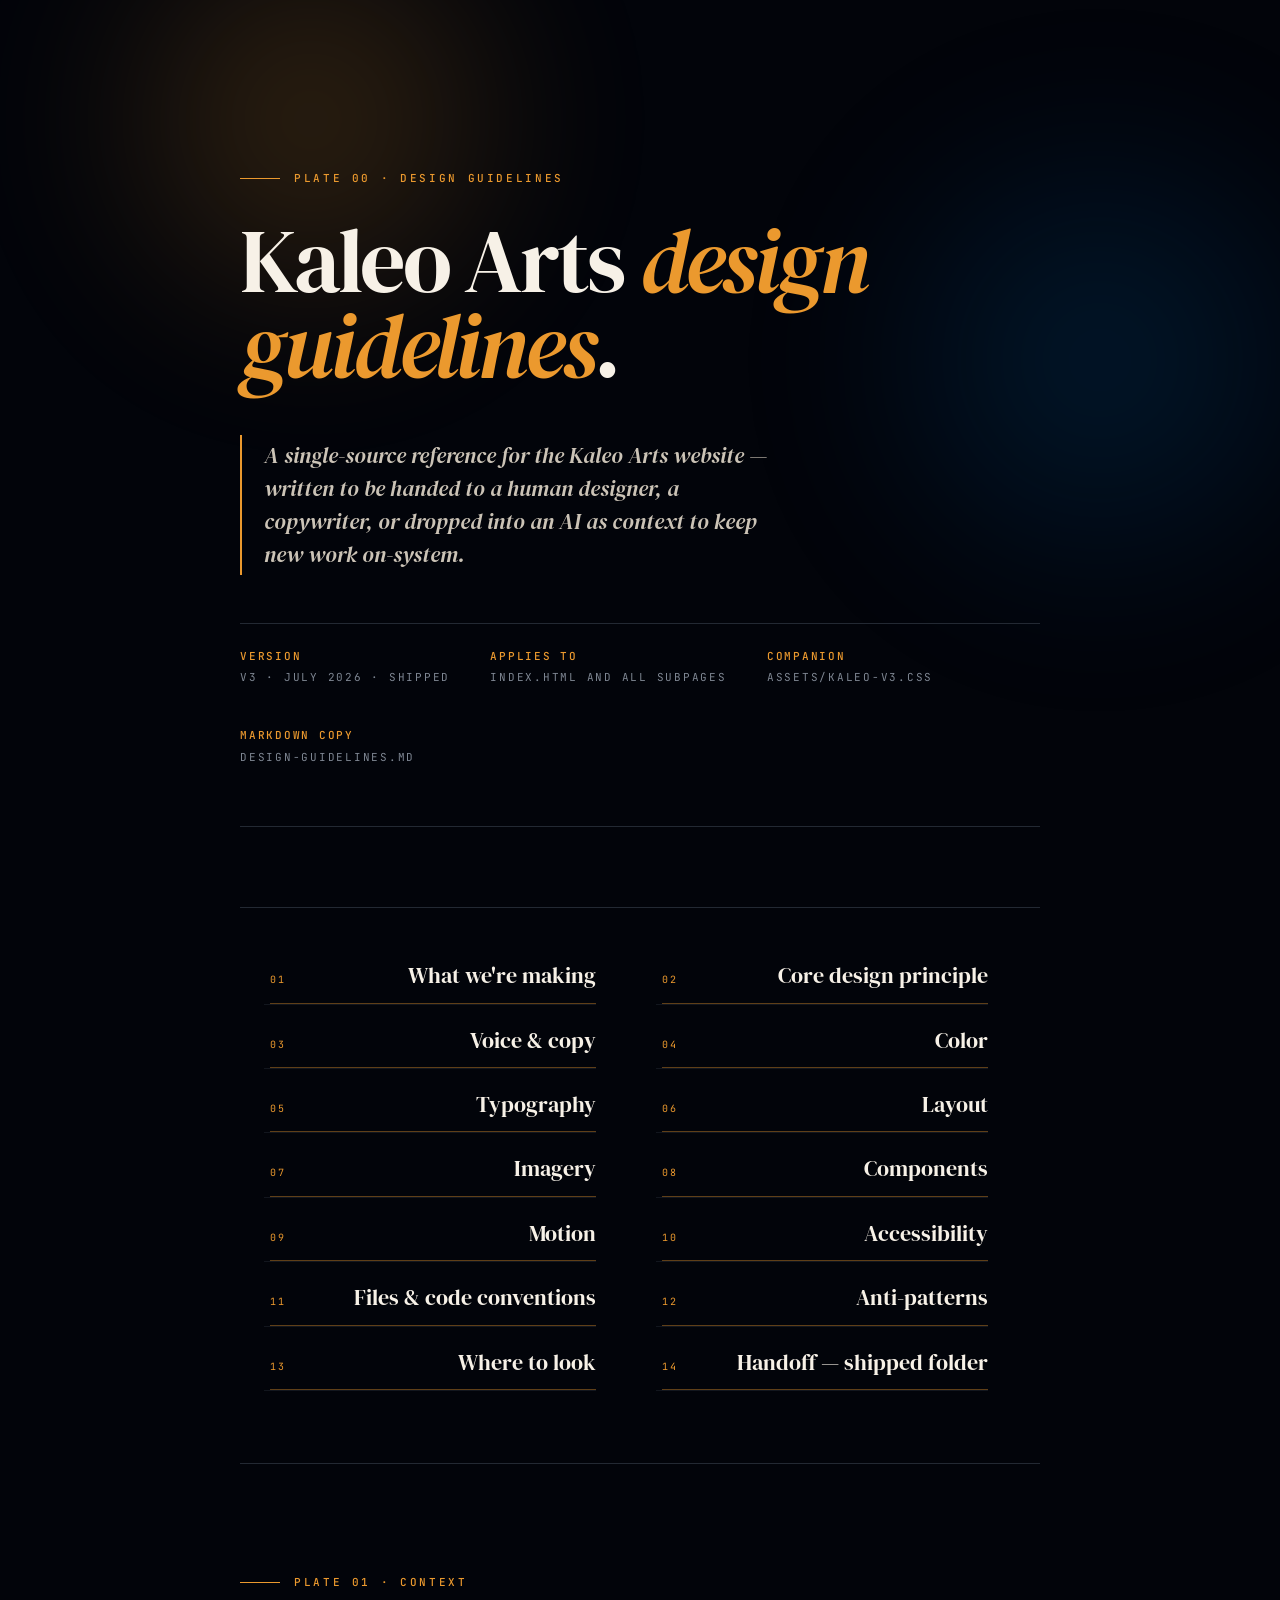
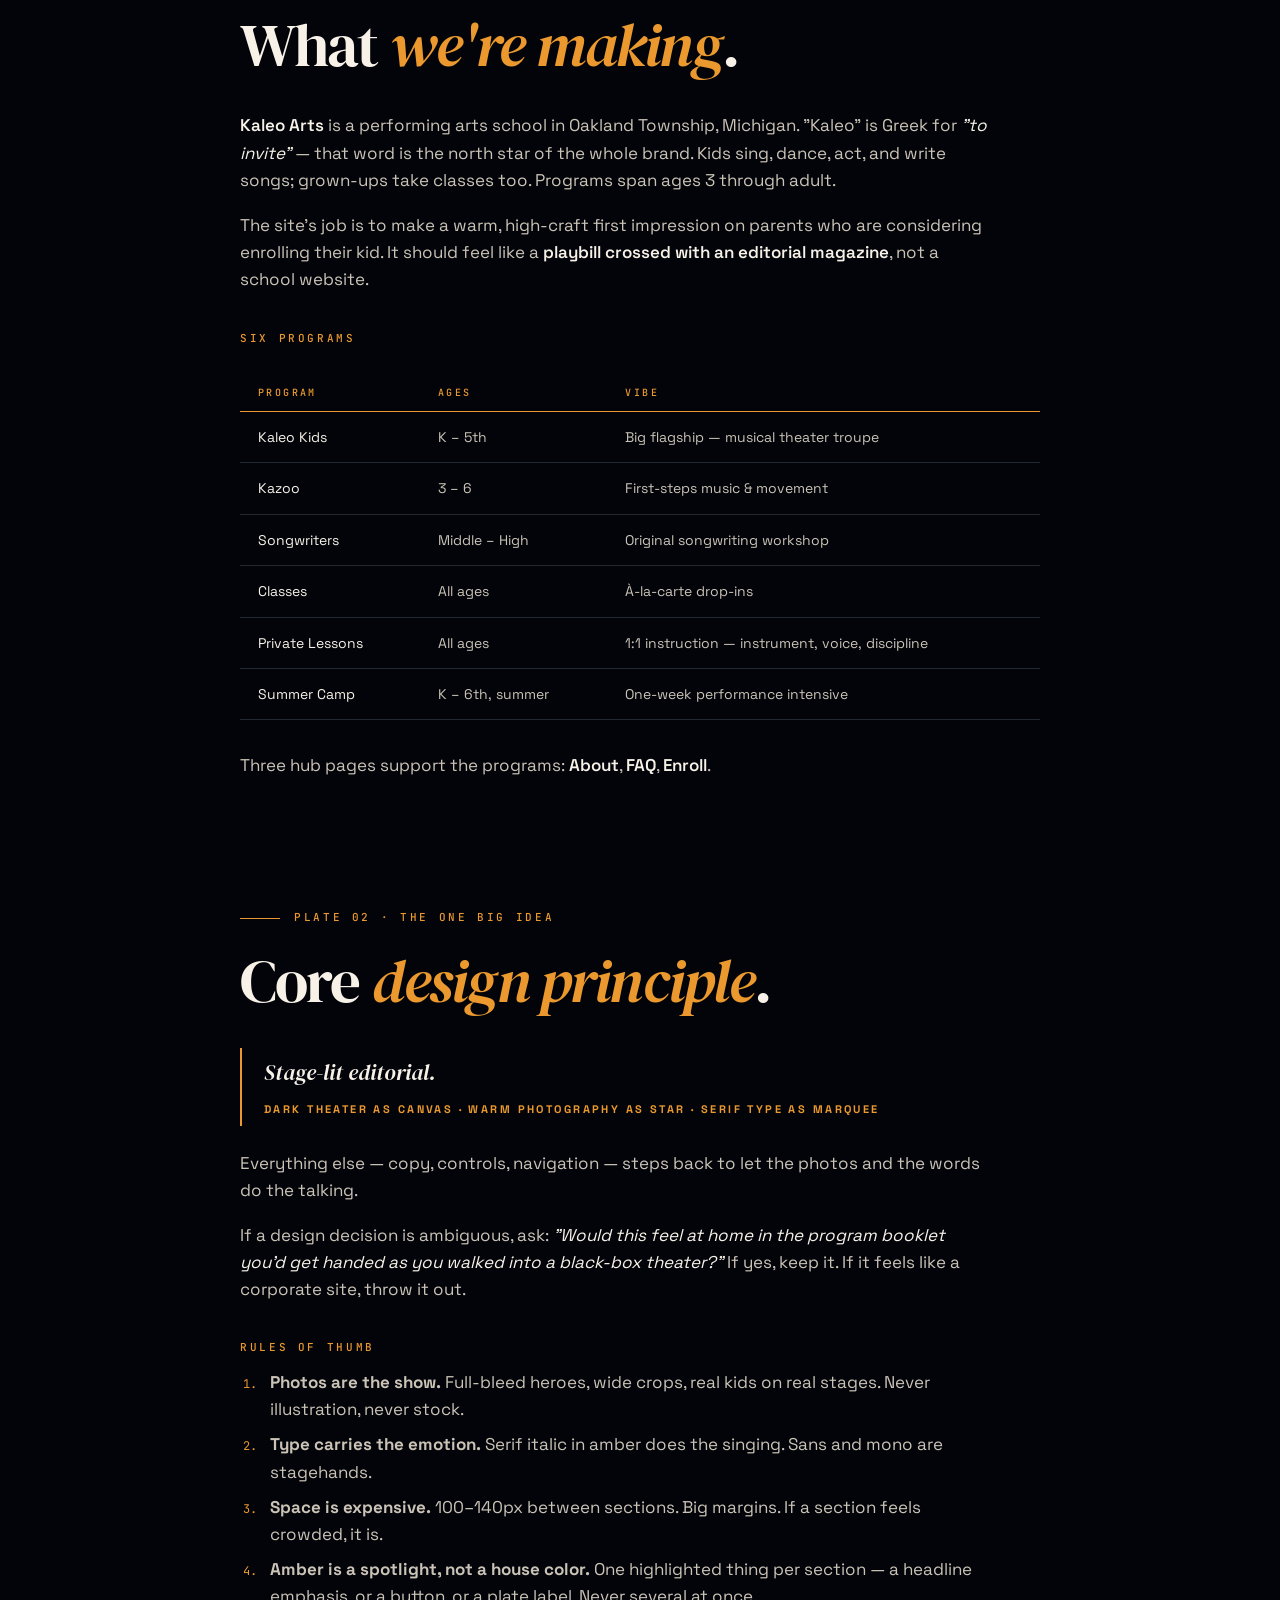
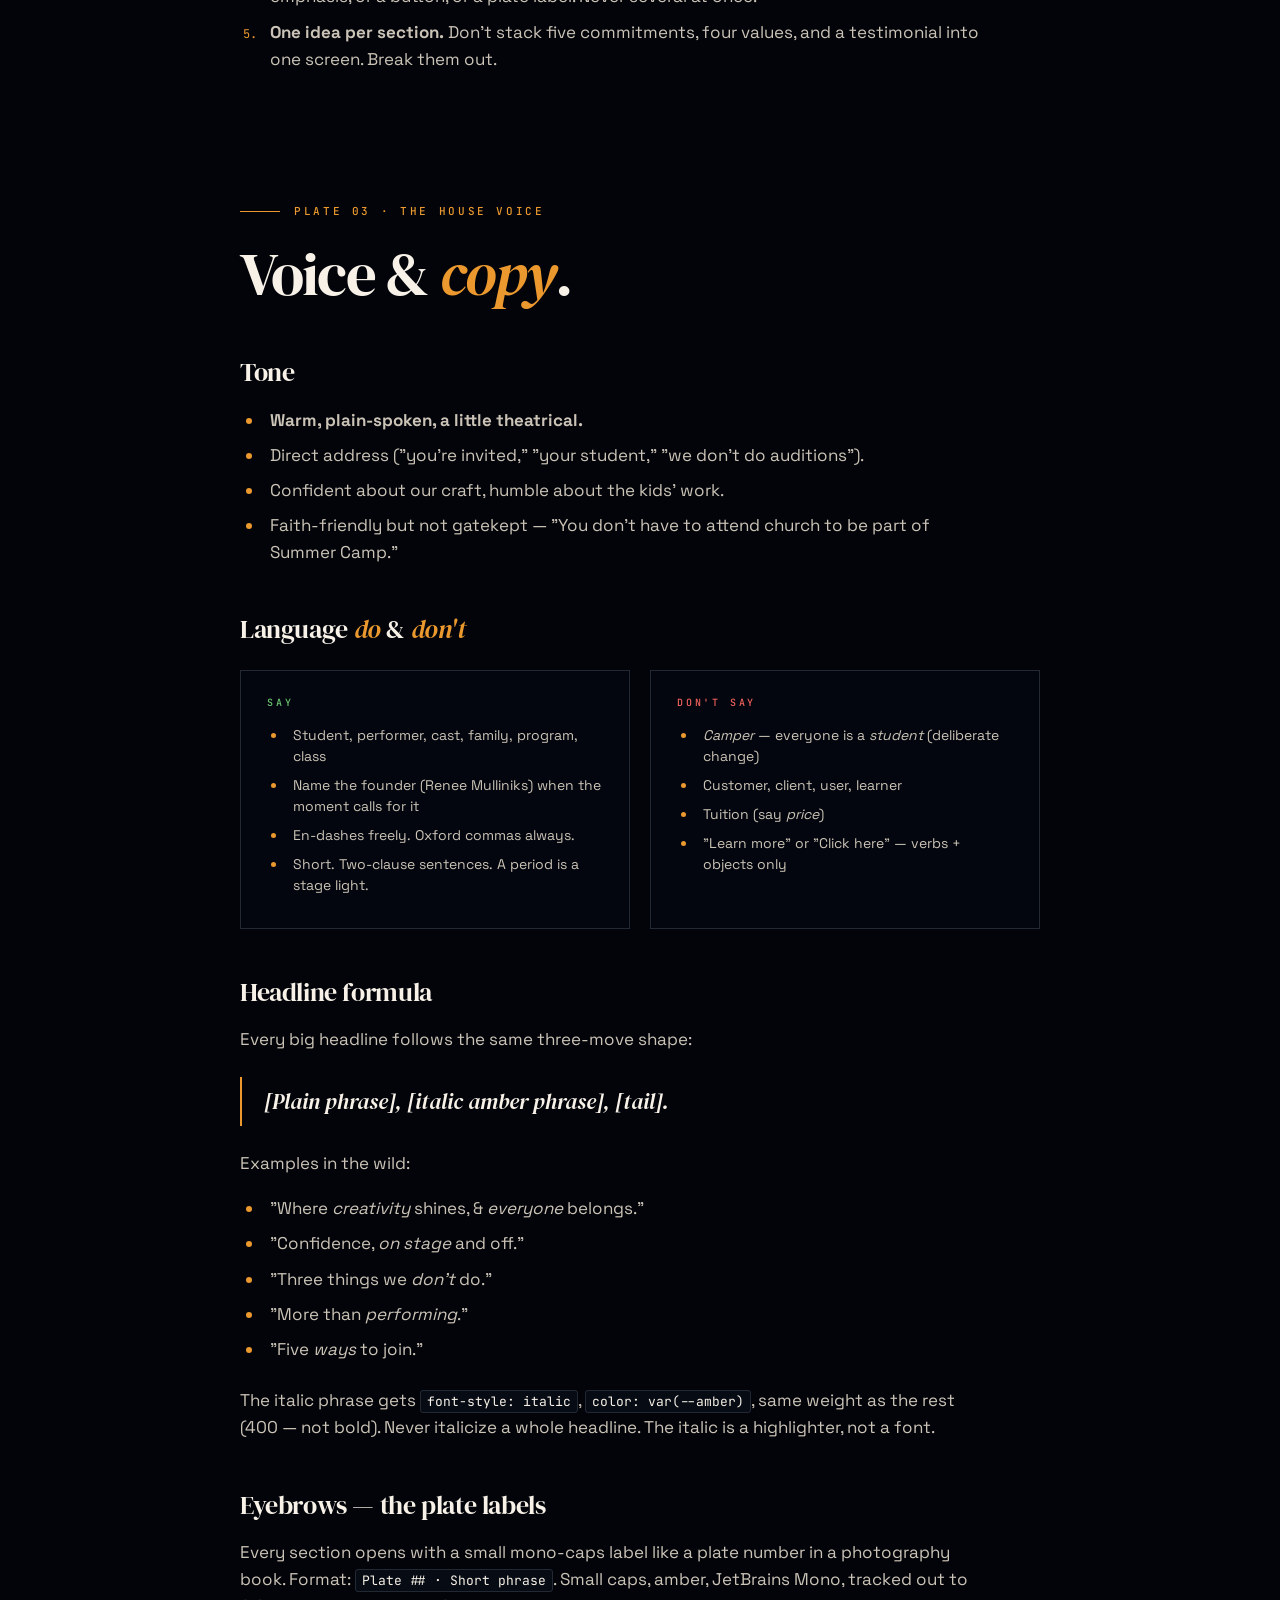
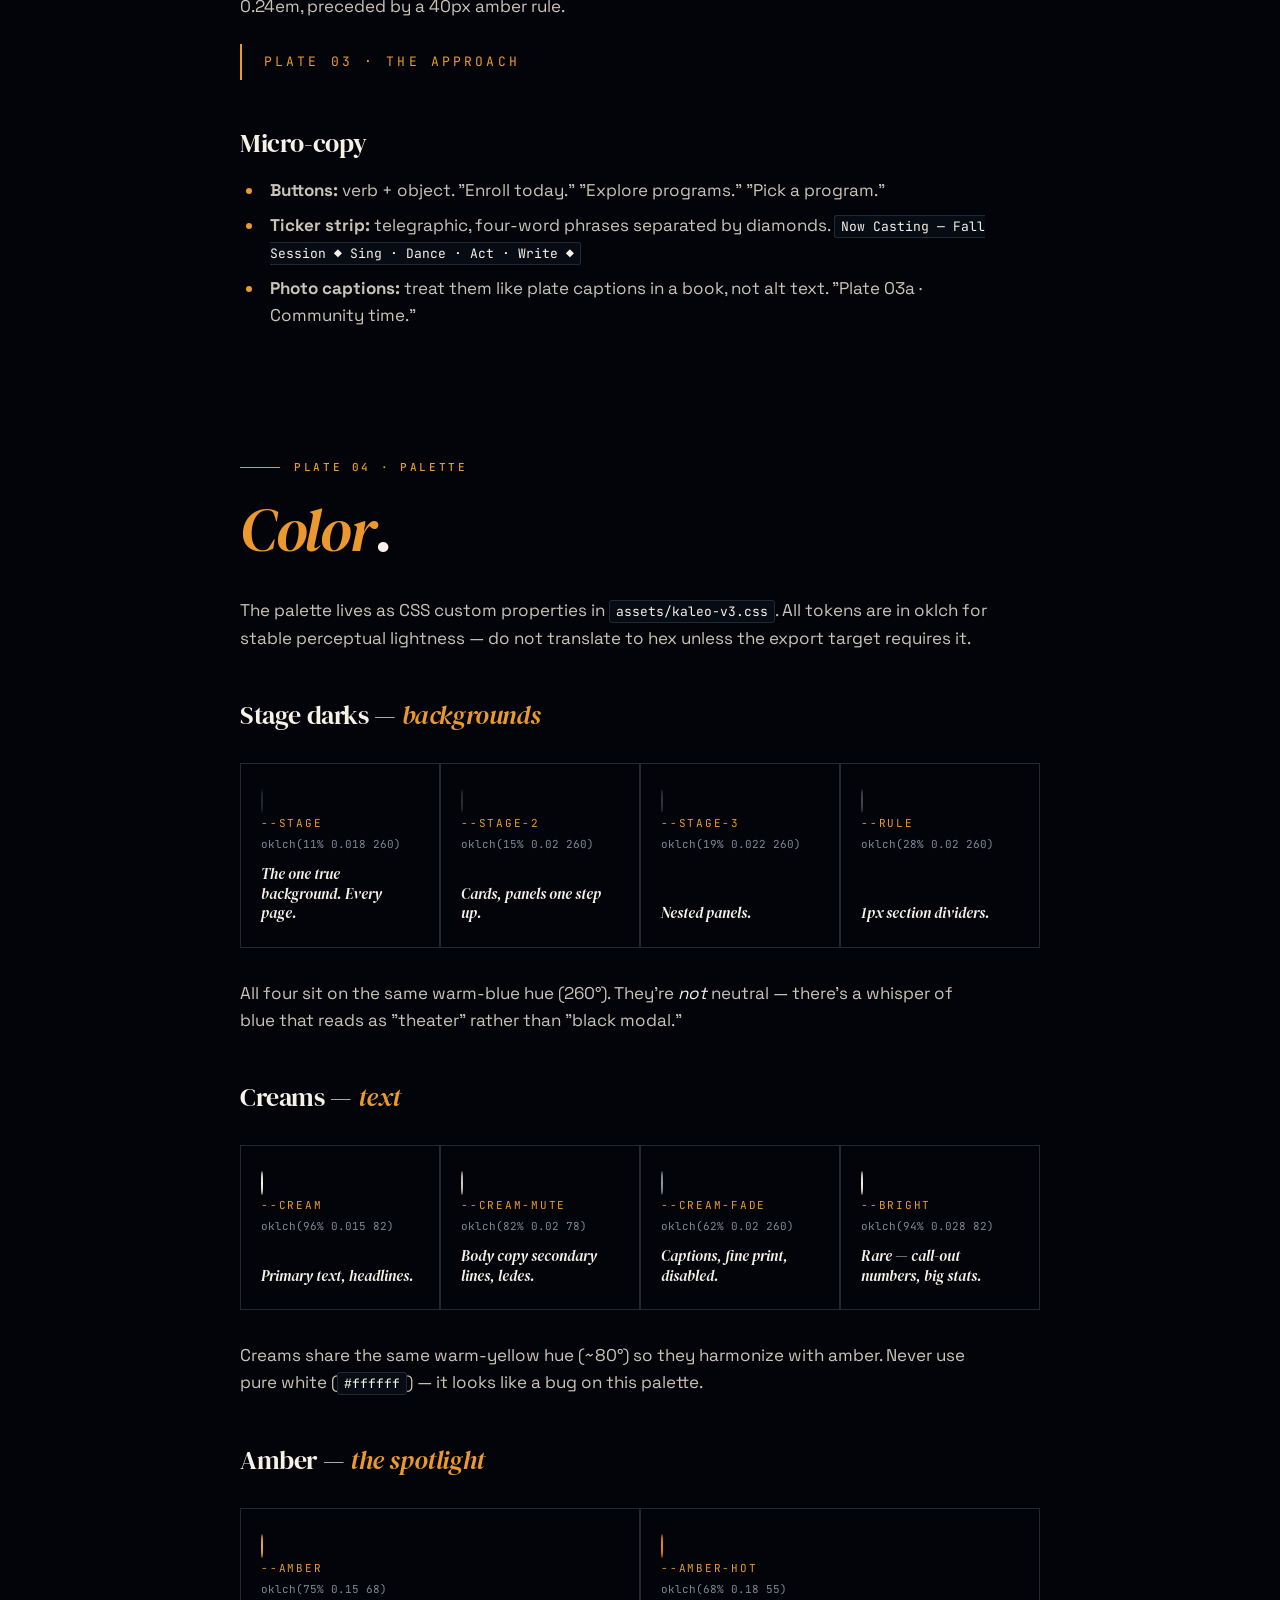
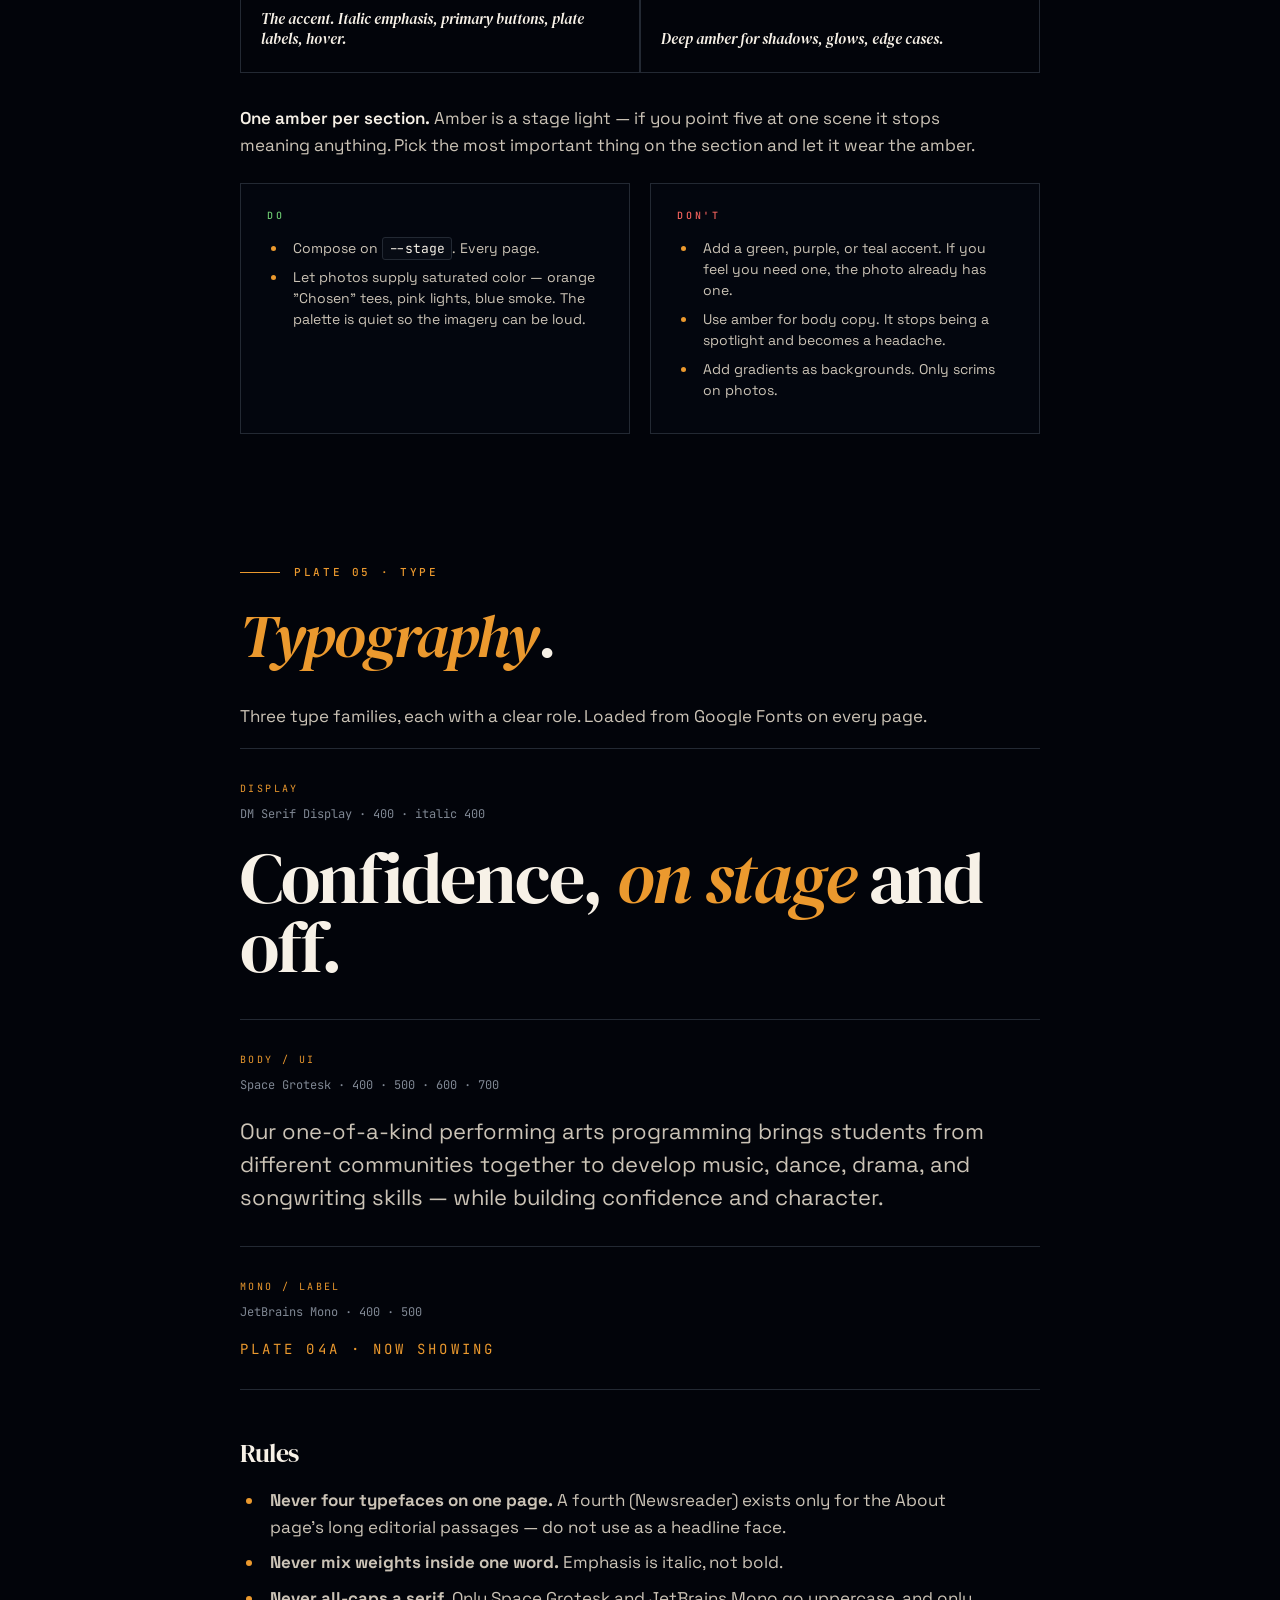
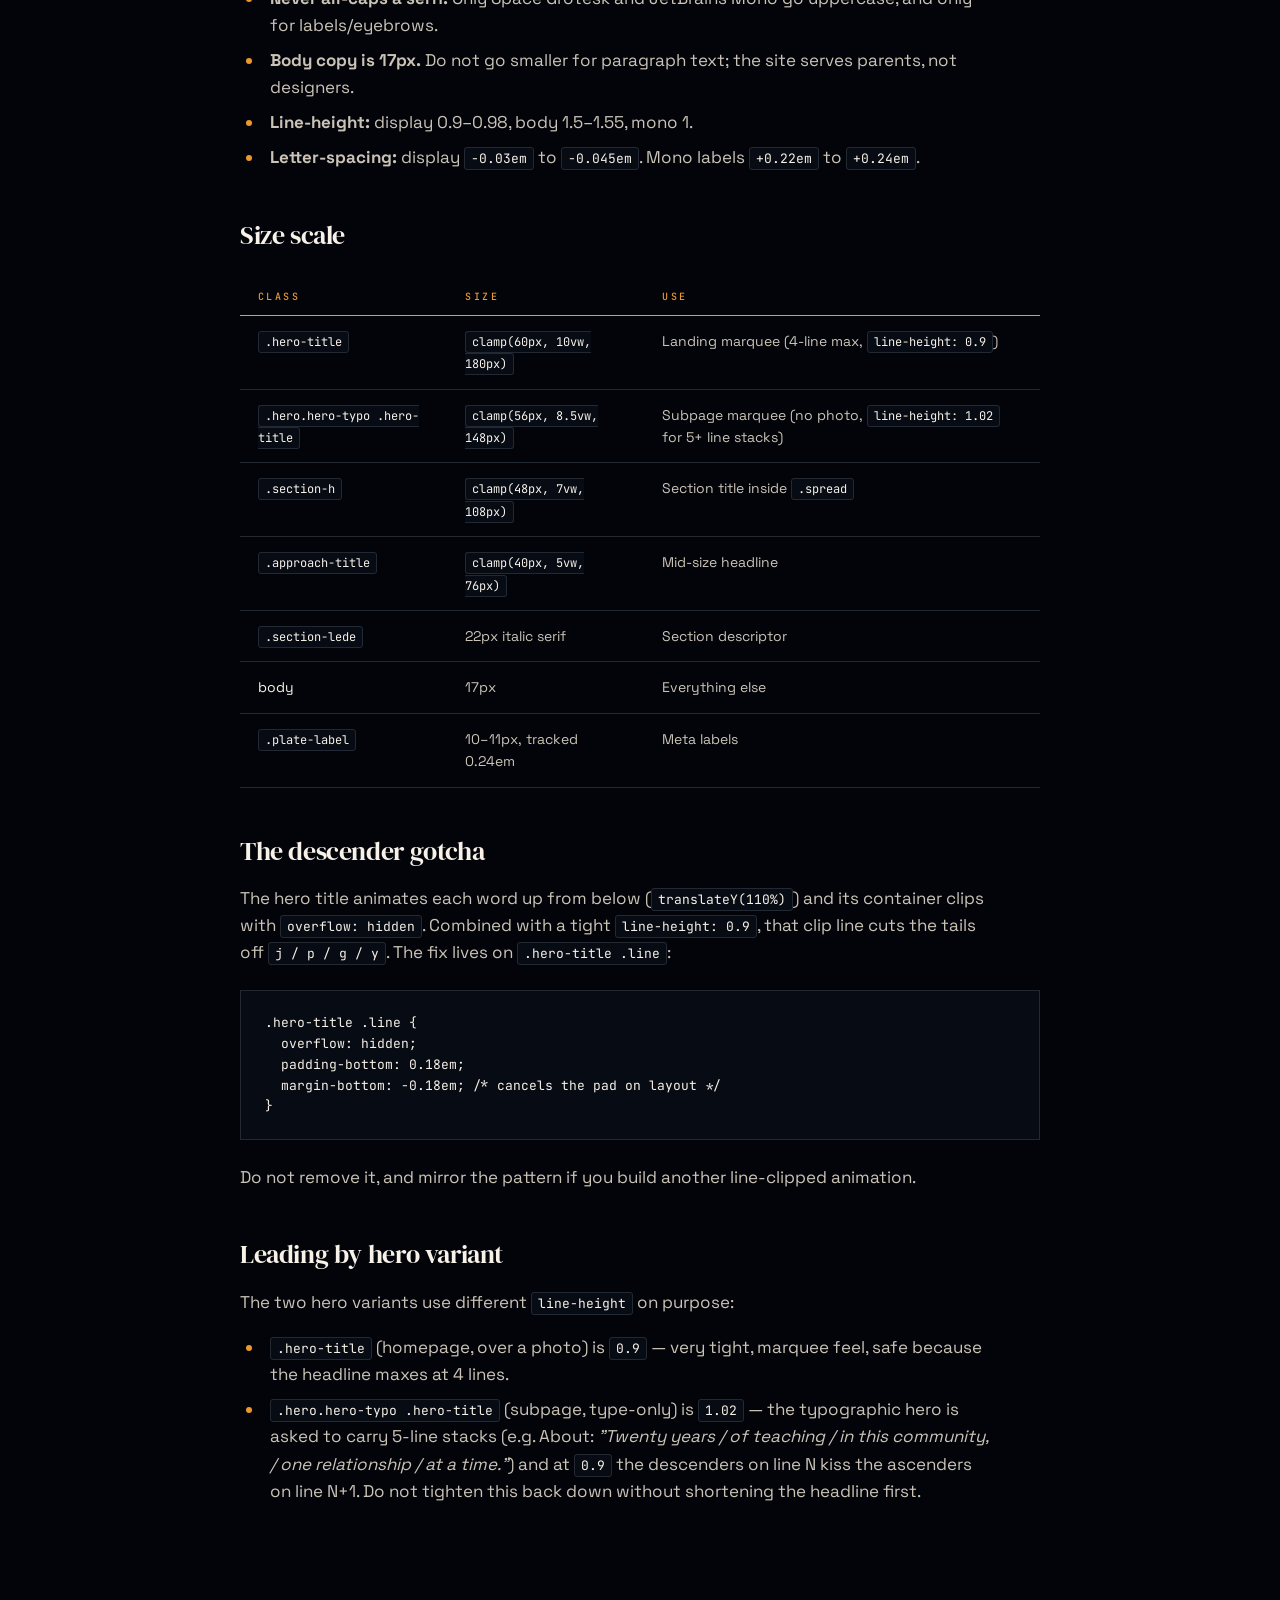
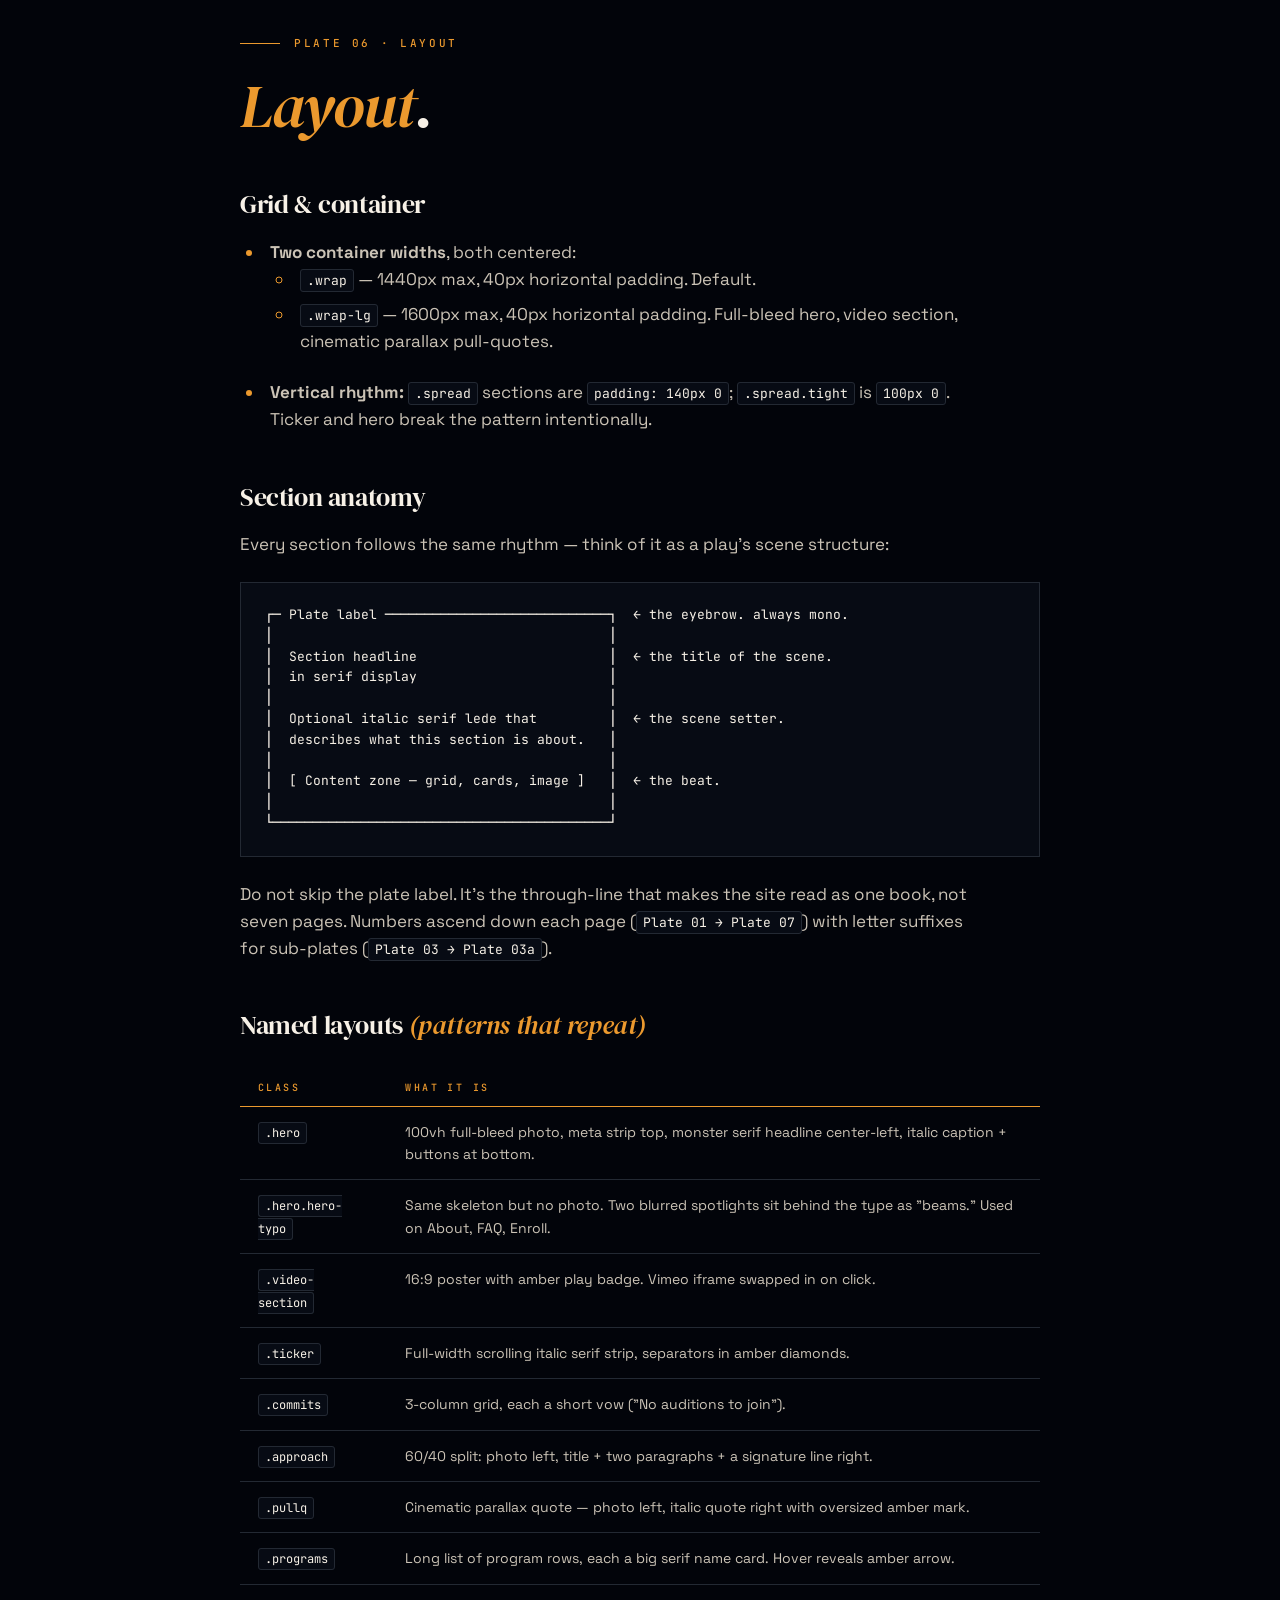
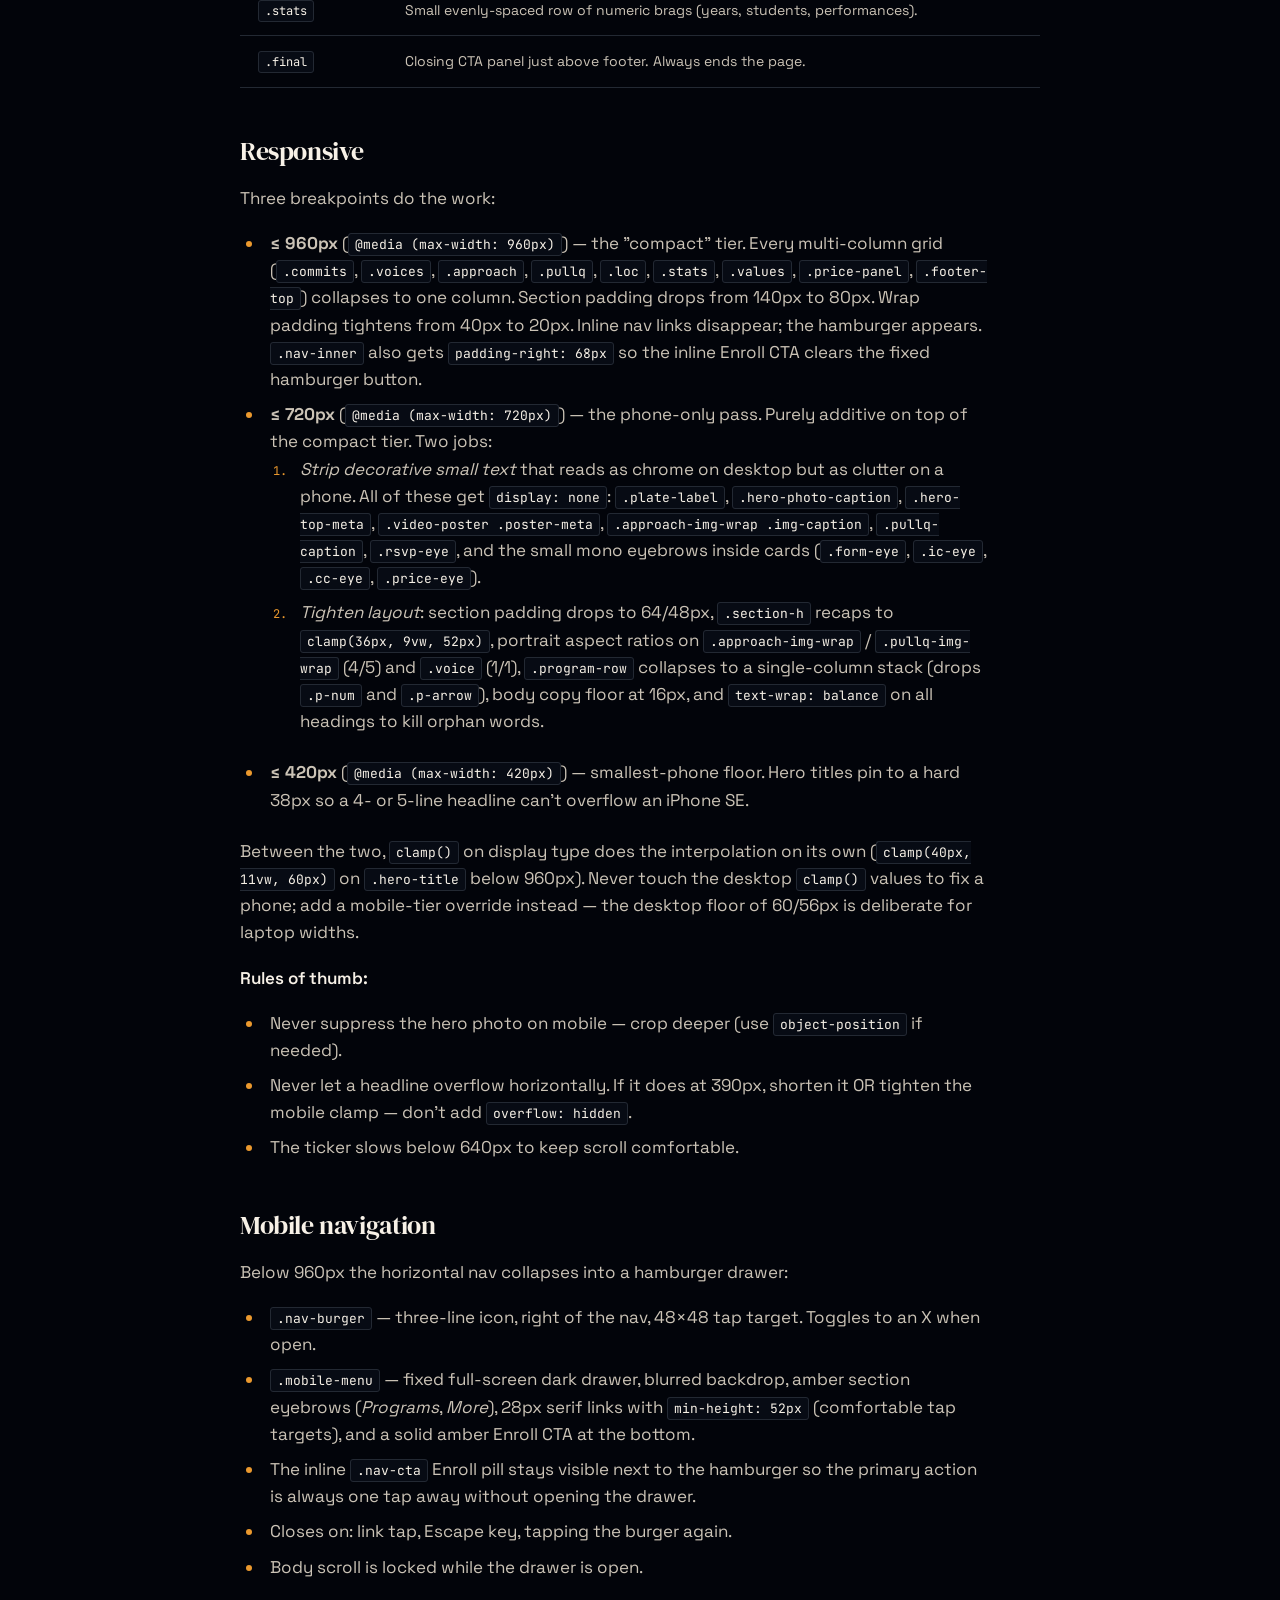
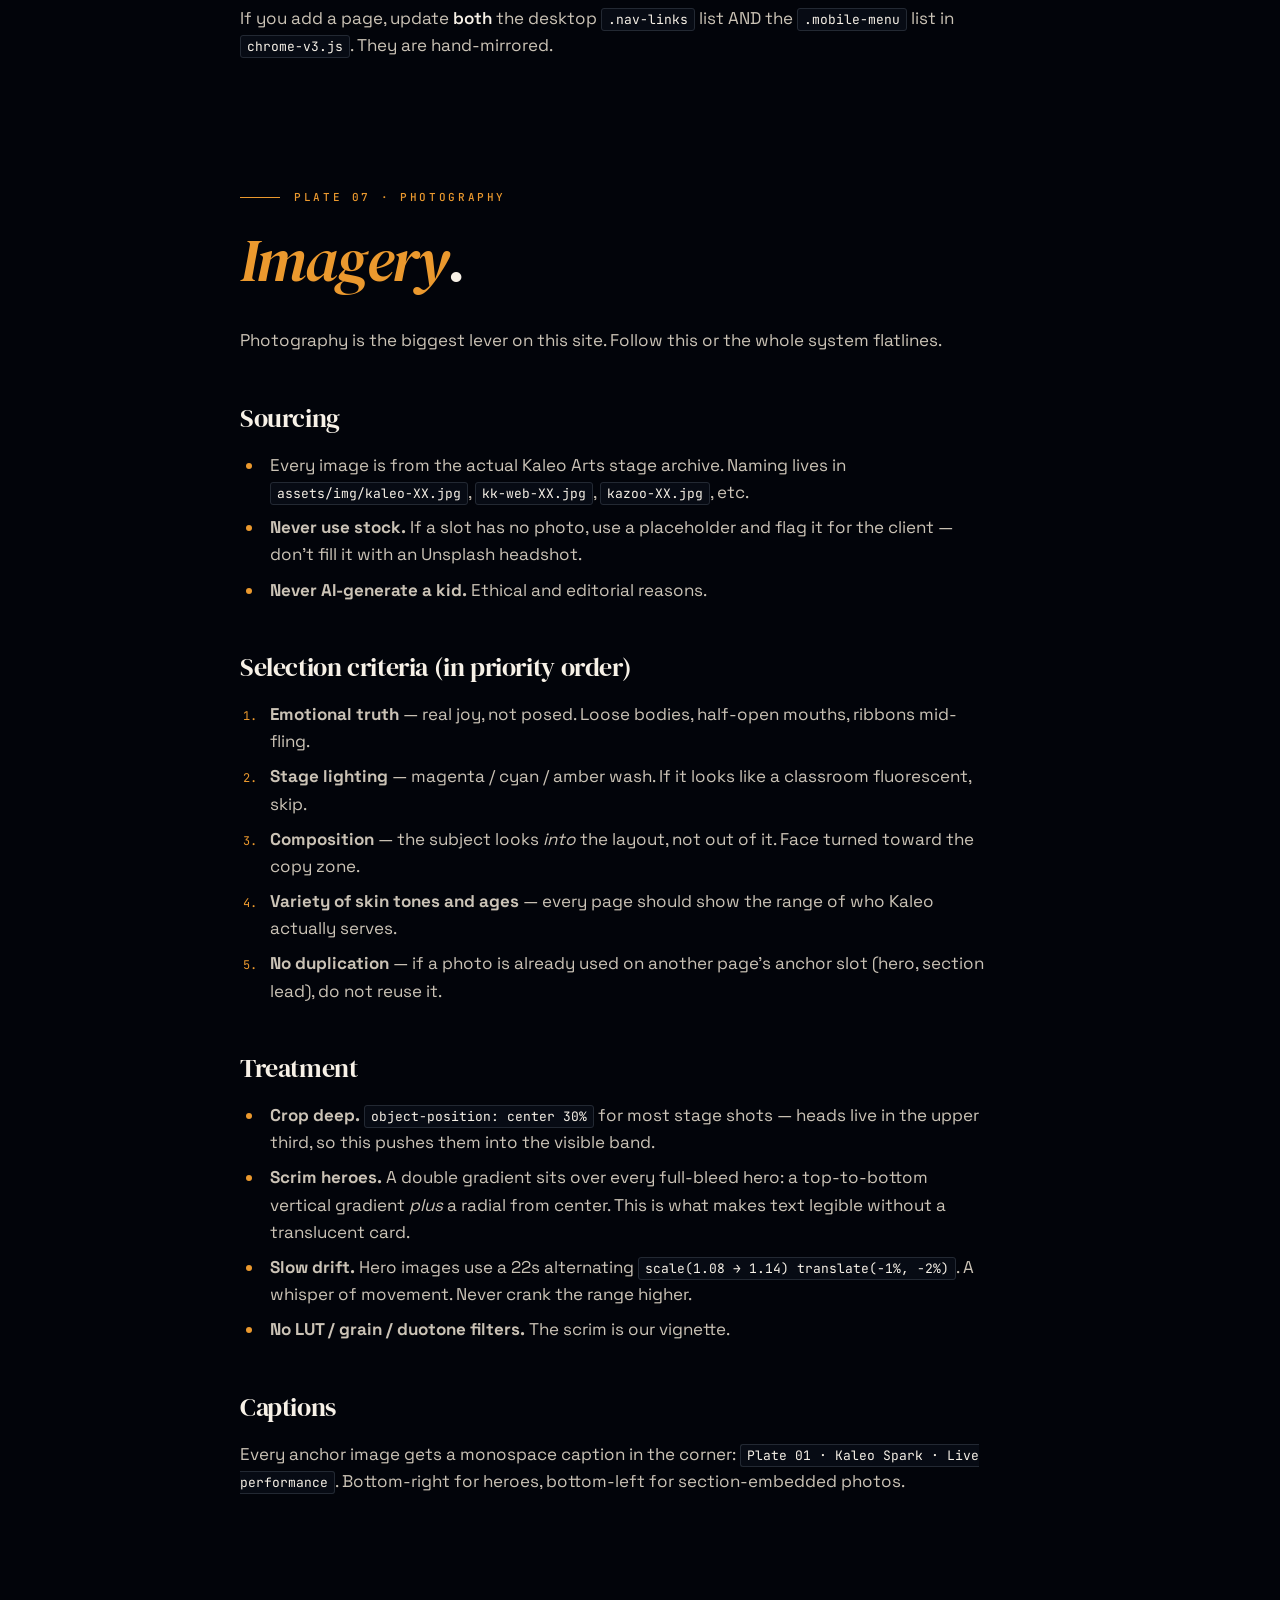
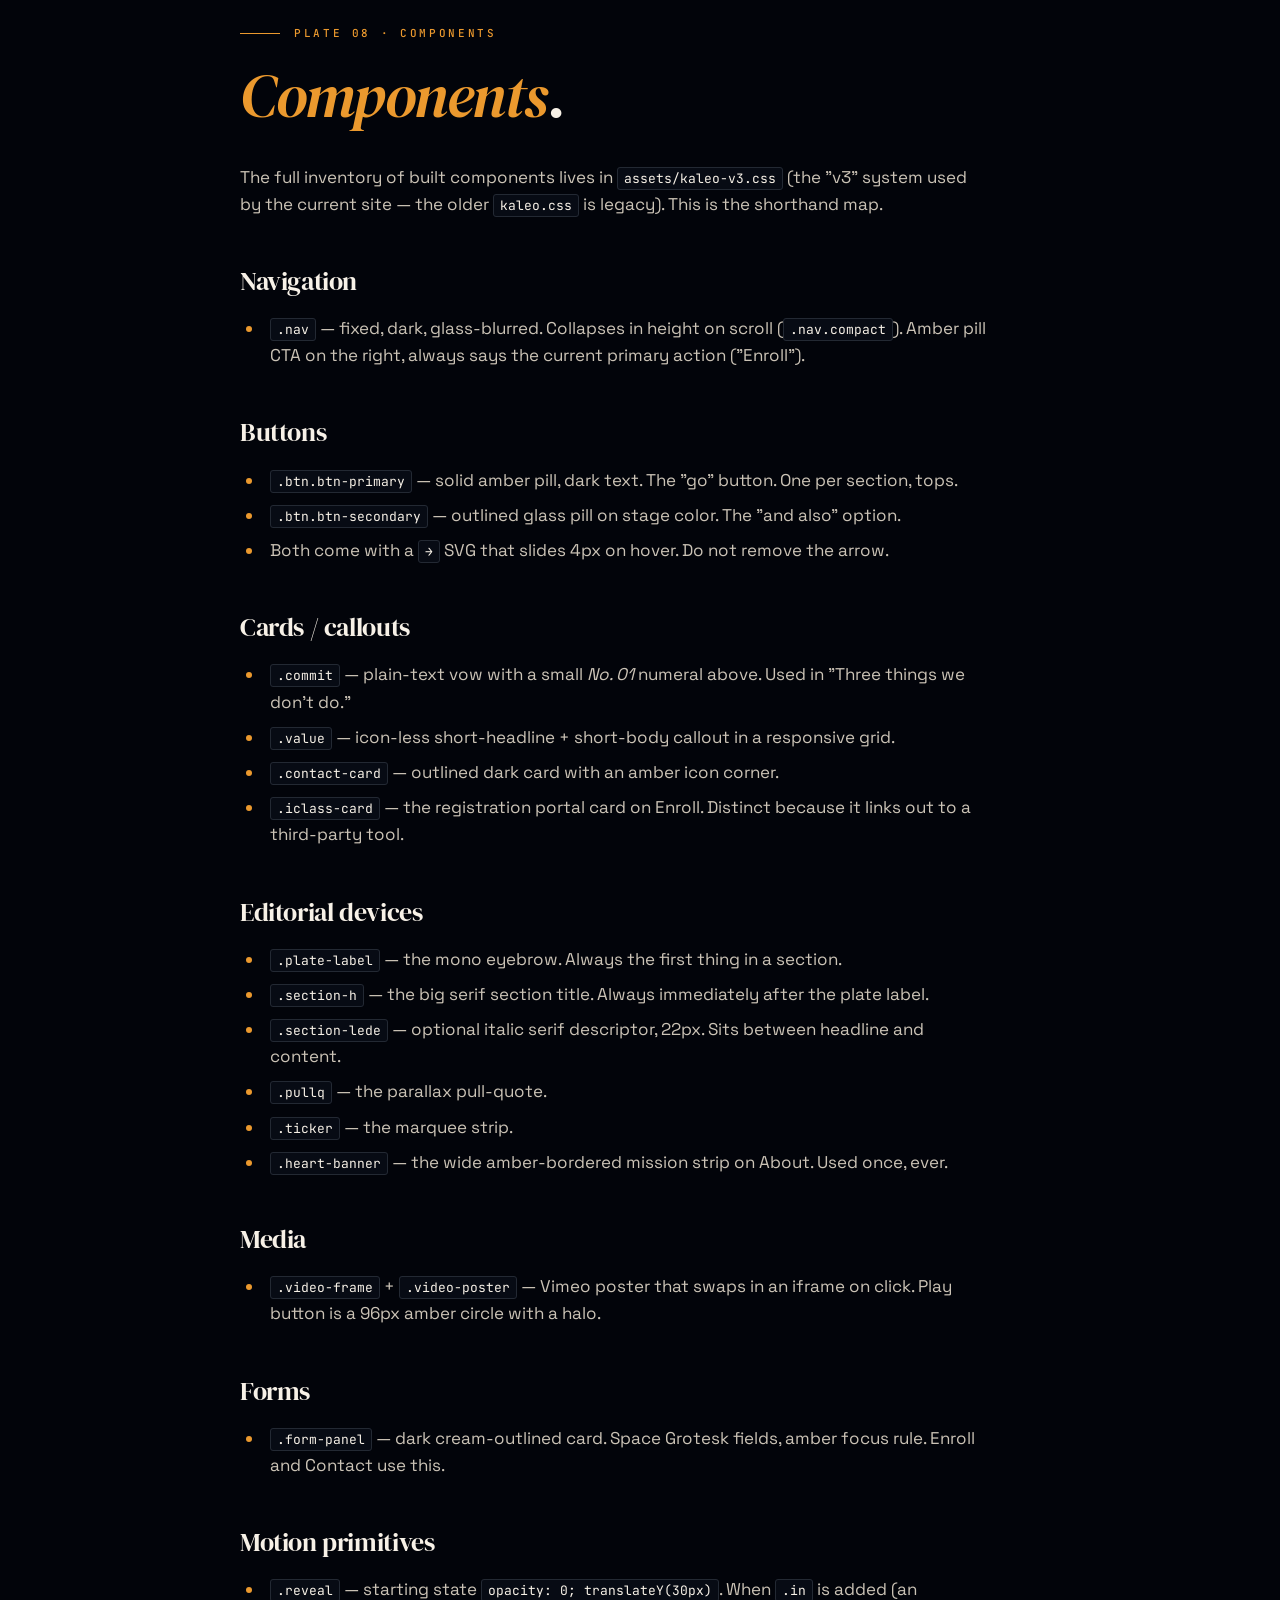
<file: design-handoff/design-guidelines.html>
<!DOCTYPE html>
<html lang="en">
<head>
<meta charset="utf-8"/>
<meta name="viewport" content="width=device-width, initial-scale=1"/>
<title>Kaleo Arts — Design Guidelines</title>
<meta name="description" content="Full design system reference for the Kaleo Arts website. Palette, typography, layout, imagery, voice, and anti-patterns."/>
<link rel="preconnect" href="https://fonts.googleapis.com">
<link rel="preconnect" href="https://fonts.gstatic.com" crossorigin>
<link href="https://fonts.googleapis.com/css2?family=DM+Serif+Display:ital@0;1&family=Space+Grotesk:wght@400;500;600;700&family=JetBrains+Mono:wght@400;500&display=swap" rel="stylesheet">
<style>
  :root {
    --stage: oklch(11% 0.018 260);
    --stage-2: oklch(15% 0.02 260);
    --stage-3: oklch(19% 0.022 260);
    --rule: oklch(28% 0.02 260);
    --cream: oklch(96% 0.015 82);
    --cream-mute: oklch(82% 0.02 78);
    --cream-fade: oklch(62% 0.02 260);
    --amber: oklch(75% 0.15 68);
    --amber-hot: oklch(68% 0.18 55);
  }
  * { box-sizing: border-box; margin: 0; padding: 0; }
  html { background: var(--stage); scroll-behavior: smooth; }
  body {
    background: var(--stage);
    color: var(--cream);
    font-family: 'Space Grotesk', system-ui, sans-serif;
    font-size: 17px;
    line-height: 1.6;
    -webkit-font-smoothing: antialiased;
    text-rendering: optimizeLegibility;
    padding: 80px 0 160px;
  }
  .wrap { max-width: 880px; margin: 0 auto; padding: 0 40px; position: relative; }
  .wrap-wide { max-width: 1160px; margin: 0 auto; padding: 0 40px; position: relative; }

  /* --- Faint spotlight beams behind the doc, echoing hero-typo --- */
  body::before, body::after {
    content: ""; position: fixed; z-index: 0; border-radius: 50%;
    filter: blur(80px); opacity: 0.24; pointer-events: none;
  }
  body::before {
    top: -140px; left: 4%;
    width: 520px; height: 520px;
    background: radial-gradient(circle, var(--amber) 0%, transparent 70%);
  }
  body::after {
    top: 80px; right: -100px;
    width: 560px; height: 560px;
    background: radial-gradient(circle, oklch(50% 0.15 250) 0%, transparent 70%);
  }
  main { position: relative; z-index: 1; }

  /* --- Header --- */
  header.doc {
    padding: 80px 0 60px;
    border-bottom: 1px solid var(--rule);
    margin-bottom: 80px;
  }
  .plate-label {
    display: inline-flex; align-items: center; gap: 14px;
    font-family: 'JetBrains Mono', monospace;
    font-size: 11px;
    font-weight: 500;
    letter-spacing: 0.24em;
    text-transform: uppercase;
    color: var(--amber);
    margin-bottom: 32px;
  }
  .plate-label::before {
    content: ""; width: 40px; height: 1px; background: var(--amber);
  }
  h1.doc-title {
    font-family: 'DM Serif Display', serif;
    font-weight: 400;
    font-size: clamp(48px, 7vw, 96px);
    line-height: 0.94;
    letter-spacing: -0.04em;
    color: var(--cream);
    max-width: 14ch;
    margin-bottom: 40px;
    /* prevent italic descender clipping — same fix used in hero */
    padding-bottom: 0.08em;
  }
  h1.doc-title em { font-style: italic; color: var(--amber); font-weight: 400; }
  .doc-lede {
    font-family: 'DM Serif Display', serif;
    font-style: italic;
    font-size: 22px;
    line-height: 1.5;
    color: var(--cream-mute);
    max-width: 44ch;
    border-left: 2px solid var(--amber);
    padding: 4px 0 4px 22px;
  }
  .doc-meta {
    display: flex; gap: 40px; flex-wrap: wrap;
    margin-top: 48px;
    padding-top: 24px;
    border-top: 1px solid var(--rule);
    font-family: 'JetBrains Mono', monospace;
    font-size: 11px;
    letter-spacing: 0.16em;
    color: var(--cream-fade);
    text-transform: uppercase;
  }
  .doc-meta strong {
    display: block; color: var(--amber); font-weight: 500; margin-bottom: 4px;
  }

  /* --- Table of contents --- */
  nav.toc {
    margin-bottom: 100px;
    padding: 40px 0;
    border-top: 1px solid var(--rule);
    border-bottom: 1px solid var(--rule);
  }
  nav.toc ol {
    list-style: none;
    display: grid;
    grid-template-columns: repeat(2, 1fr);
    gap: 0 60px;
    counter-reset: toc;
  }
  nav.toc li {
    counter-increment: toc;
    border-bottom: 1px solid oklch(28% 0.02 260 / 0.5);
  }
  nav.toc a {
    display: flex; justify-content: space-between; align-items: baseline;
    padding: 14px 0;
    color: var(--cream);
    text-decoration: none;
    font-family: 'DM Serif Display', serif;
    font-size: 22px;
    line-height: 1.2;
    transition: color .2s, padding-left .2s;
  }
  nav.toc a::before {
    content: counter(toc, decimal-leading-zero);
    font-family: 'JetBrains Mono', monospace;
    font-size: 10px;
    color: var(--amber);
    letter-spacing: 0.2em;
    margin-right: 20px;
    flex: 0 0 auto;
  }
  nav.toc a:hover {
    color: var(--amber);
    padding-left: 6px;
  }
  @media (max-width: 720px) {
    nav.toc ol { grid-template-columns: 1fr; }
  }

  /* --- Sections --- */
  section.chapter {
    margin-bottom: 120px;
    scroll-margin-top: 40px;
  }
  section.chapter > .plate-label {
    margin-bottom: 24px;
  }
  h2.chapter-h {
    font-family: 'DM Serif Display', serif;
    font-weight: 400;
    font-size: clamp(38px, 4.8vw, 64px);
    line-height: 0.98;
    letter-spacing: -0.03em;
    color: var(--cream);
    margin-bottom: 32px;
    max-width: 18ch;
    /* italic descender protection */
    padding-bottom: 0.08em;
  }
  h2.chapter-h em { font-style: italic; color: var(--amber); font-weight: 400; }

  h3 {
    font-family: 'DM Serif Display', serif;
    font-weight: 400;
    font-size: 26px;
    line-height: 1.2;
    letter-spacing: -0.015em;
    color: var(--cream);
    margin: 48px 0 18px;
  }
  h3 em { font-style: italic; color: var(--amber); font-weight: 400; }

  h4 {
    font-family: 'JetBrains Mono', monospace;
    font-size: 11px;
    font-weight: 500;
    letter-spacing: 0.24em;
    text-transform: uppercase;
    color: var(--amber);
    margin: 36px 0 12px;
  }

  p {
    color: var(--cream-mute);
    margin-bottom: 18px;
    max-width: 68ch;
  }
  p strong {
    color: var(--cream); font-weight: 600;
  }
  p em { color: var(--cream); font-style: italic; }

  ul, ol {
    margin: 0 0 24px 0;
    padding-left: 24px;
    color: var(--cream-mute);
    max-width: 68ch;
  }
  ul li, ol li { margin-bottom: 8px; padding-left: 6px; }
  ul li::marker { color: var(--amber); }
  ol li::marker { color: var(--amber); font-family: 'JetBrains Mono', monospace; font-size: 12px; }

  a { color: var(--amber); text-decoration: none; border-bottom: 1px solid oklch(75% 0.15 68 / 0.4); transition: border-color .2s; }
  a:hover { border-color: var(--amber); }

  blockquote {
    font-family: 'DM Serif Display', serif;
    font-style: italic;
    font-size: 22px;
    line-height: 1.5;
    color: var(--cream);
    border-left: 2px solid var(--amber);
    padding: 8px 0 8px 22px;
    margin: 24px 0 24px 0;
    max-width: 60ch;
  }
  blockquote strong {
    font-family: 'Space Grotesk', sans-serif;
    font-style: normal;
    font-size: 11px;
    letter-spacing: 0.22em;
    color: var(--amber);
    text-transform: uppercase;
    display: block;
    margin-top: 12px;
  }

  code, .kbd {
    font-family: 'JetBrains Mono', monospace;
    font-size: 13px;
    color: var(--cream);
    background: var(--stage-2);
    border: 1px solid var(--rule);
    padding: 2px 6px;
    border-radius: 3px;
  }
  pre {
    background: var(--stage-2);
    border: 1px solid var(--rule);
    padding: 22px 24px;
    overflow-x: auto;
    margin: 24px 0;
    font-family: 'JetBrains Mono', monospace;
    font-size: 13px;
    color: var(--cream-mute);
    line-height: 1.6;
  }
  pre code { background: none; border: 0; padding: 0; }

  /* --- Tables --- */
  table {
    width: 100%;
    border-collapse: collapse;
    margin: 24px 0 32px;
    font-size: 14px;
  }
  table th, table td {
    text-align: left;
    padding: 14px 18px;
    border-bottom: 1px solid var(--rule);
    color: var(--cream-mute);
    vertical-align: top;
  }
  table th {
    font-family: 'JetBrains Mono', monospace;
    font-size: 10px;
    font-weight: 500;
    letter-spacing: 0.24em;
    text-transform: uppercase;
    color: var(--amber);
    border-bottom-color: var(--amber);
    padding-bottom: 10px;
  }
  table td:first-child { color: var(--cream); }
  table td code {
    font-size: 12px;
  }

  /* --- Palette swatches --- */
  .swatches {
    display: grid;
    grid-template-columns: repeat(auto-fit, minmax(180px, 1fr));
    gap: 2px;
    margin: 32px 0;
    background: var(--rule);
    border: 1px solid var(--rule);
  }
  .swatch {
    background: var(--stage);
    padding: 24px 20px;
    min-height: 160px;
    display: flex;
    flex-direction: column;
    justify-content: space-between;
    position: relative;
  }
  .swatch .chip {
    width: 44px; height: 44px;
    border-radius: 50%;
    margin-bottom: 12px;
    border: 1px solid oklch(96% 0.015 82 / 0.15);
  }
  .swatch .token {
    font-family: 'JetBrains Mono', monospace;
    font-size: 11px;
    letter-spacing: 0.16em;
    color: var(--amber);
    text-transform: uppercase;
    margin-bottom: 4px;
  }
  .swatch .value {
    font-family: 'JetBrains Mono', monospace;
    font-size: 11px;
    color: var(--cream-fade);
    line-height: 1.4;
    margin-bottom: 12px;
    word-break: break-all;
  }
  .swatch .use {
    font-family: 'DM Serif Display', serif;
    font-style: italic;
    font-size: 15px;
    color: var(--cream);
    line-height: 1.3;
  }

  /* --- Type specimens --- */
  .specimen {
    padding: 32px 0;
    border-top: 1px solid var(--rule);
  }
  .specimen:last-of-type { border-bottom: 1px solid var(--rule); }
  .specimen .role {
    font-family: 'JetBrains Mono', monospace;
    font-size: 10px;
    letter-spacing: 0.24em;
    color: var(--amber);
    text-transform: uppercase;
    margin-bottom: 8px;
  }
  .specimen .name {
    font-family: 'JetBrains Mono', monospace;
    font-size: 12px;
    color: var(--cream-fade);
    margin-bottom: 20px;
  }
  .specimen .sample {
    color: var(--cream);
    line-height: 1.05;
  }
  .specimen.dm .sample {
    font-family: 'DM Serif Display', serif; font-size: clamp(40px, 6vw, 72px);
    letter-spacing: -0.03em; line-height: 0.95;
    padding-bottom: 0.08em;
  }
  .specimen.dm .sample em { font-style: italic; color: var(--amber); }
  .specimen.sg .sample {
    font-family: 'Space Grotesk', sans-serif; font-size: 22px; line-height: 1.5;
    color: var(--cream-mute); max-width: 60ch;
  }
  .specimen.mono .sample {
    font-family: 'JetBrains Mono', monospace; font-size: 14px;
    letter-spacing: 0.22em; text-transform: uppercase; color: var(--amber);
  }

  /* --- Do/Don't --- */
  .dodont {
    display: grid;
    grid-template-columns: 1fr 1fr;
    gap: 20px;
    margin: 24px 0 32px;
  }
  .dodont > div {
    padding: 24px 26px;
    border: 1px solid var(--rule);
    background: oklch(15% 0.02 260 / 0.4);
  }
  .dodont h5 {
    font-family: 'JetBrains Mono', monospace;
    font-size: 10px;
    font-weight: 500;
    letter-spacing: 0.28em;
    text-transform: uppercase;
    margin-bottom: 14px;
  }
  .dodont .do h5 { color: oklch(75% 0.15 145); }
  .dodont .dont h5 { color: oklch(68% 0.18 25); }
  .dodont ul { margin: 0; padding-left: 20px; max-width: none; }
  .dodont li {
    font-size: 14px;
    color: var(--cream-mute);
    line-height: 1.5;
    margin-bottom: 8px;
  }
  @media (max-width: 720px) {
    .dodont { grid-template-columns: 1fr; }
  }

  /* Footer stamp */
  footer.doc {
    margin-top: 140px;
    padding-top: 32px;
    border-top: 1px solid var(--rule);
    font-family: 'JetBrains Mono', monospace;
    font-size: 10px;
    letter-spacing: 0.24em;
    color: var(--cream-fade);
    text-transform: uppercase;
    display: flex; justify-content: space-between; flex-wrap: wrap; gap: 20px;
  }
</style>
</head>
<body>
<main>
<div class="wrap">

<header class="doc">
  <span class="plate-label">Plate 00 · Design guidelines</span>
  <h1 class="doc-title">Kaleo Arts <em>design guidelines</em>.</h1>
  <p class="doc-lede">
    A single-source reference for the Kaleo Arts website — written to be
    handed to a human designer, a copywriter, or dropped into an AI as
    context to keep new work on-system.
  </p>
  <div class="doc-meta">
    <div><strong>Version</strong>v3 · July 2026 · shipped</div>
    <div><strong>Applies to</strong>index.html and all subpages</div>
    <div><strong>Companion</strong>assets/kaleo-v3.css</div>
    <div><strong>Markdown copy</strong>design-guidelines.md</div>
  </div>
</header>

<nav class="toc">
  <ol>
    <li><a href="#chapter-1">What we're making</a></li>
    <li><a href="#chapter-2">Core design principle</a></li>
    <li><a href="#chapter-3">Voice &amp; copy</a></li>
    <li><a href="#chapter-4">Color</a></li>
    <li><a href="#chapter-5">Typography</a></li>
    <li><a href="#chapter-6">Layout</a></li>
    <li><a href="#chapter-7">Imagery</a></li>
    <li><a href="#chapter-8">Components</a></li>
    <li><a href="#chapter-9">Motion</a></li>
    <li><a href="#chapter-10">Accessibility</a></li>
    <li><a href="#chapter-11">Files &amp; code conventions</a></li>
    <li><a href="#chapter-12">Anti-patterns</a></li>
    <li><a href="#chapter-13">Where to look</a></li>
    <li><a href="#chapter-14">Handoff &mdash; shipped folder</a></li>
  </ol>
</nav>

<!-- ================ 1 ================ -->
<section class="chapter" id="chapter-1">
  <span class="plate-label">Plate 01 · Context</span>
  <h2 class="chapter-h">What <em>we're making</em>.</h2>
  <p><strong>Kaleo Arts</strong> is a performing arts school in Oakland Township, Michigan.
    "Kaleo" is Greek for <em>"to invite"</em> — that word is the north star of the
    whole brand. Kids sing, dance, act, and write songs; grown-ups take
    classes too. Programs span ages 3 through adult.</p>
  <p>The site's job is to make a warm, high-craft first impression on
    parents who are considering enrolling their kid. It should feel
    like a <strong>playbill crossed with an editorial magazine</strong>, not a school
    website.</p>

  <h4>Six programs</h4>
  <table>
    <thead><tr><th>Program</th><th>Ages</th><th>Vibe</th></tr></thead>
    <tbody>
      <tr><td>Kaleo Kids</td><td>K – 5th</td><td>Big flagship — musical theater troupe</td></tr>
      <tr><td>Kazoo</td><td>3 – 6</td><td>First-steps music &amp; movement</td></tr>
      <tr><td>Songwriters</td><td>Middle – High</td><td>Original songwriting workshop</td></tr>
      <tr><td>Classes</td><td>All ages</td><td>À-la-carte drop-ins</td></tr>
      <tr><td>Private Lessons</td><td>All ages</td><td>1:1 instruction — instrument, voice, discipline</td></tr>
      <tr><td>Summer Camp</td><td>K – 6th, summer</td><td>One-week performance intensive</td></tr>
    </tbody>
  </table>
  <p>Three hub pages support the programs: <strong>About</strong>, <strong>FAQ</strong>, <strong>Enroll</strong>.</p>
</section>

<!-- ================ 2 ================ -->
<section class="chapter" id="chapter-2">
  <span class="plate-label">Plate 02 · The one big idea</span>
  <h2 class="chapter-h">Core <em>design principle</em>.</h2>

  <blockquote>
    Stage-lit editorial.
    <strong>Dark theater as canvas · warm photography as star · serif type as marquee</strong>
  </blockquote>

  <p>Everything else — copy, controls, navigation — steps back to let the
    photos and the words do the talking.</p>
  <p>If a design decision is ambiguous, ask: <em>"Would this feel at home in
    the program booklet you'd get handed as you walked into a black-box
    theater?"</em> If yes, keep it. If it feels like a corporate site, throw
    it out.</p>

  <h4>Rules of thumb</h4>
  <ol>
    <li><strong>Photos are the show.</strong> Full-bleed heroes, wide crops, real kids on real stages. Never illustration, never stock.</li>
    <li><strong>Type carries the emotion.</strong> Serif italic in amber does the singing. Sans and mono are stagehands.</li>
    <li><strong>Space is expensive.</strong> 100–140px between sections. Big margins. If a section feels crowded, it is.</li>
    <li><strong>Amber is a spotlight, not a house color.</strong> One highlighted thing per section — a headline emphasis, or a button, or a plate label. Never several at once.</li>
    <li><strong>One idea per section.</strong> Don't stack five commitments, four values, and a testimonial into one screen. Break them out.</li>
  </ol>
</section>

<!-- ================ 3 ================ -->
<section class="chapter" id="chapter-3">
  <span class="plate-label">Plate 03 · The house voice</span>
  <h2 class="chapter-h">Voice &amp; <em>copy</em>.</h2>

  <h3>Tone</h3>
  <ul>
    <li><strong>Warm, plain-spoken, a little theatrical.</strong></li>
    <li>Direct address ("you're invited," "your student," "we don't do auditions").</li>
    <li>Confident about our craft, humble about the kids' work.</li>
    <li>Faith-friendly but not gatekept — "You don't have to attend church to be part of Summer Camp."</li>
  </ul>

  <h3>Language <em>do</em> &amp; <em>don't</em></h3>
  <div class="dodont">
    <div class="do">
      <h5>Say</h5>
      <ul>
        <li>Student, performer, cast, family, program, class</li>
        <li>Name the founder (Renee Mulliniks) when the moment calls for it</li>
        <li>En-dashes freely. Oxford commas always.</li>
        <li>Short. Two-clause sentences. A period is a stage light.</li>
      </ul>
    </div>
    <div class="dont">
      <h5>Don't say</h5>
      <ul>
        <li><em>Camper</em> — everyone is a <em>student</em> (deliberate change)</li>
        <li>Customer, client, user, learner</li>
        <li>Tuition (say <em>price</em>)</li>
        <li>"Learn more" or "Click here" — verbs + objects only</li>
      </ul>
    </div>
  </div>

  <h3>Headline formula</h3>
  <p>Every big headline follows the same three-move shape:</p>
  <blockquote>
    [Plain phrase], <em>[italic amber phrase]</em>, [tail].
  </blockquote>
  <p>Examples in the wild:</p>
  <ul>
    <li>"Where <em>creativity</em> shines, &amp; <em>everyone</em> belongs."</li>
    <li>"Confidence, <em>on stage</em> and off."</li>
    <li>"Three things we <em>don't</em> do."</li>
    <li>"More than <em>performing</em>."</li>
    <li>"Five <em>ways</em> to join."</li>
  </ul>
  <p>The italic phrase gets <code>font-style: italic</code>, <code>color: var(--amber)</code>,
    same weight as the rest (400 — not bold). Never italicize a whole
    headline. The italic is a highlighter, not a font.</p>

  <h3>Eyebrows — the plate labels</h3>
  <p>Every section opens with a small mono-caps label like a plate number
    in a photography book. Format: <code>Plate ## · Short phrase</code>. Small caps,
    amber, JetBrains Mono, tracked out to 0.24em, preceded by a 40px
    amber rule.</p>
  <blockquote style="font-family: 'JetBrains Mono', monospace; font-style: normal; font-size: 13px; letter-spacing: 0.24em; text-transform: uppercase; color: var(--amber);">
    Plate 03 · The approach
  </blockquote>

  <h3>Micro-copy</h3>
  <ul>
    <li><strong>Buttons:</strong> verb + object. "Enroll today." "Explore programs." "Pick a program."</li>
    <li><strong>Ticker strip:</strong> telegraphic, four-word phrases separated by diamonds.
      <code>Now Casting — Fall Session ◆ Sing · Dance · Act · Write ◆</code></li>
    <li><strong>Photo captions:</strong> treat them like plate captions in a book, not alt
      text. "Plate 03a · Community time."</li>
  </ul>
</section>

<!-- ================ 4 ================ -->
<section class="chapter" id="chapter-4">
  <span class="plate-label">Plate 04 · Palette</span>
  <h2 class="chapter-h"><em>Color</em>.</h2>

  <p>The palette lives as CSS custom properties in <code>assets/kaleo-v3.css</code>.
    All tokens are in oklch for stable perceptual lightness — do not
    translate to hex unless the export target requires it.</p>

  <h3>Stage darks &mdash; <em>backgrounds</em></h3>
  <div class="swatches">
    <div class="swatch">
      <div>
        <span class="chip" style="background: oklch(11% 0.018 260); border-color: oklch(28% 0.02 260);"></span>
        <div class="token">--stage</div>
        <div class="value">oklch(11% 0.018 260)</div>
      </div>
      <div class="use">The one true background. Every page.</div>
    </div>
    <div class="swatch">
      <div>
        <span class="chip" style="background: oklch(15% 0.02 260);"></span>
        <div class="token">--stage-2</div>
        <div class="value">oklch(15% 0.02 260)</div>
      </div>
      <div class="use">Cards, panels one step up.</div>
    </div>
    <div class="swatch">
      <div>
        <span class="chip" style="background: oklch(19% 0.022 260);"></span>
        <div class="token">--stage-3</div>
        <div class="value">oklch(19% 0.022 260)</div>
      </div>
      <div class="use">Nested panels.</div>
    </div>
    <div class="swatch">
      <div>
        <span class="chip" style="background: oklch(28% 0.02 260);"></span>
        <div class="token">--rule</div>
        <div class="value">oklch(28% 0.02 260)</div>
      </div>
      <div class="use">1px section dividers.</div>
    </div>
  </div>
  <p>All four sit on the same warm-blue hue (260°). They're <em>not</em>
    neutral — there's a whisper of blue that reads as "theater" rather
    than "black modal."</p>

  <h3>Creams &mdash; <em>text</em></h3>
  <div class="swatches">
    <div class="swatch">
      <div>
        <span class="chip" style="background: oklch(96% 0.015 82);"></span>
        <div class="token">--cream</div>
        <div class="value">oklch(96% 0.015 82)</div>
      </div>
      <div class="use">Primary text, headlines.</div>
    </div>
    <div class="swatch">
      <div>
        <span class="chip" style="background: oklch(82% 0.02 78);"></span>
        <div class="token">--cream-mute</div>
        <div class="value">oklch(82% 0.02 78)</div>
      </div>
      <div class="use">Body copy secondary lines, ledes.</div>
    </div>
    <div class="swatch">
      <div>
        <span class="chip" style="background: oklch(62% 0.02 260);"></span>
        <div class="token">--cream-fade</div>
        <div class="value">oklch(62% 0.02 260)</div>
      </div>
      <div class="use">Captions, fine print, disabled.</div>
    </div>
    <div class="swatch">
      <div>
        <span class="chip" style="background: oklch(94% 0.028 82);"></span>
        <div class="token">--bright</div>
        <div class="value">oklch(94% 0.028 82)</div>
      </div>
      <div class="use">Rare — call-out numbers, big stats.</div>
    </div>
  </div>
  <p>Creams share the same warm-yellow hue (~80°) so they harmonize with
    amber. Never use pure white (<code>#ffffff</code>) — it looks like a bug on this
    palette.</p>

  <h3>Amber &mdash; <em>the spotlight</em></h3>
  <div class="swatches">
    <div class="swatch">
      <div>
        <span class="chip" style="background: oklch(75% 0.15 68);"></span>
        <div class="token">--amber</div>
        <div class="value">oklch(75% 0.15 68)</div>
      </div>
      <div class="use">The accent. Italic emphasis, primary buttons, plate labels, hover.</div>
    </div>
    <div class="swatch">
      <div>
        <span class="chip" style="background: oklch(68% 0.18 55);"></span>
        <div class="token">--amber-hot</div>
        <div class="value">oklch(68% 0.18 55)</div>
      </div>
      <div class="use">Deep amber for shadows, glows, edge cases.</div>
    </div>
  </div>
  <p><strong>One amber per section.</strong> Amber is a stage light — if you point
    five at one scene it stops meaning anything. Pick the most important
    thing on the section and let it wear the amber.</p>

  <div class="dodont">
    <div class="do">
      <h5>Do</h5>
      <ul>
        <li>Compose on <code>--stage</code>. Every page.</li>
        <li>Let photos supply saturated color — orange "Chosen" tees, pink lights, blue smoke. The palette is quiet so the imagery can be loud.</li>
      </ul>
    </div>
    <div class="dont">
      <h5>Don't</h5>
      <ul>
        <li>Add a green, purple, or teal accent. If you feel you need one, the photo already has one.</li>
        <li>Use amber for body copy. It stops being a spotlight and becomes a headache.</li>
        <li>Add gradients as backgrounds. Only scrims on photos.</li>
      </ul>
    </div>
  </div>
</section>

<!-- ================ 5 ================ -->
<section class="chapter" id="chapter-5">
  <span class="plate-label">Plate 05 · Type</span>
  <h2 class="chapter-h"><em>Typography</em>.</h2>

  <p>Three type families, each with a clear role. Loaded from Google Fonts on every page.</p>

  <div class="specimen dm">
    <div class="role">Display</div>
    <div class="name">DM Serif Display · 400 · italic 400</div>
    <div class="sample">Confidence, <em>on stage</em> and off.</div>
  </div>

  <div class="specimen sg">
    <div class="role">Body / UI</div>
    <div class="name">Space Grotesk · 400 · 500 · 600 · 700</div>
    <div class="sample">Our one-of-a-kind performing arts programming brings students from
      different communities together to develop music, dance, drama, and
      songwriting skills — while building confidence and character.</div>
  </div>

  <div class="specimen mono">
    <div class="role">Mono / label</div>
    <div class="name">JetBrains Mono · 400 · 500</div>
    <div class="sample">Plate 04a · Now Showing</div>
  </div>

  <h3>Rules</h3>
  <ul>
    <li><strong>Never four typefaces on one page.</strong> A fourth (Newsreader) exists only for the About page's long editorial passages — do not use as a headline face.</li>
    <li><strong>Never mix weights inside one word.</strong> Emphasis is italic, not bold.</li>
    <li><strong>Never all-caps a serif.</strong> Only Space Grotesk and JetBrains Mono go uppercase, and only for labels/eyebrows.</li>
    <li><strong>Body copy is 17px.</strong> Do not go smaller for paragraph text; the site serves parents, not designers.</li>
    <li><strong>Line-height:</strong> display 0.9–0.98, body 1.5–1.55, mono 1.</li>
    <li><strong>Letter-spacing:</strong> display <code>-0.03em</code> to <code>-0.045em</code>. Mono labels <code>+0.22em</code> to <code>+0.24em</code>.</li>
  </ul>

  <h3>Size scale</h3>
  <table>
    <thead><tr><th>Class</th><th>Size</th><th>Use</th></tr></thead>
    <tbody>
      <tr><td><code>.hero-title</code></td><td><code>clamp(60px, 10vw, 180px)</code></td><td>Landing marquee (4-line max, <code>line-height: 0.9</code>)</td></tr>
      <tr><td><code>.hero.hero-typo .hero-title</code></td><td><code>clamp(56px, 8.5vw, 148px)</code></td><td>Subpage marquee (no photo, <code>line-height: 1.02</code> for 5+ line stacks)</td></tr>
      <tr><td><code>.section-h</code></td><td><code>clamp(48px, 7vw, 108px)</code></td><td>Section title inside <code>.spread</code></td></tr>
      <tr><td><code>.approach-title</code></td><td><code>clamp(40px, 5vw, 76px)</code></td><td>Mid-size headline</td></tr>
      <tr><td><code>.section-lede</code></td><td>22px italic serif</td><td>Section descriptor</td></tr>
      <tr><td>body</td><td>17px</td><td>Everything else</td></tr>
      <tr><td><code>.plate-label</code></td><td>10–11px, tracked 0.24em</td><td>Meta labels</td></tr>
    </tbody>
  </table>

  <h3>The descender gotcha</h3>
  <p>The hero title animates each word up from below (<code>translateY(110%)</code>)
    and its container clips with <code>overflow: hidden</code>. Combined with a tight
    <code>line-height: 0.9</code>, that clip line cuts the tails off <code>j / p / g / y</code>.
    The fix lives on <code>.hero-title .line</code>:</p>
  <pre><code>.hero-title .line {
  overflow: hidden;
  padding-bottom: 0.18em;
  margin-bottom: -0.18em; /* cancels the pad on layout */
}</code></pre>
  <p>Do not remove it, and mirror the pattern if you build another
    line-clipped animation.</p>

  <h3>Leading by hero variant</h3>
  <p>The two hero variants use different <code>line-height</code> on purpose:</p>
  <ul>
    <li><code>.hero-title</code> (homepage, over a photo) is <code>0.9</code> — very
      tight, marquee feel, safe because the headline maxes at 4 lines.</li>
    <li><code>.hero.hero-typo .hero-title</code> (subpage, type-only) is
      <code>1.02</code> — the typographic hero is asked to carry 5-line stacks
      (e.g. About: <em>"Twenty years / of teaching / in this community, /
      one relationship / at a time."</em>) and at <code>0.9</code> the
      descenders on line N kiss the ascenders on line N+1. Do not tighten
      this back down without shortening the headline first.</li>
  </ul>
</section>

<!-- ================ 6 ================ -->
<section class="chapter" id="chapter-6">
  <span class="plate-label">Plate 06 · Layout</span>
  <h2 class="chapter-h"><em>Layout</em>.</h2>

  <h3>Grid &amp; container</h3>
  <ul>
    <li><strong>Two container widths</strong>, both centered:
      <ul>
        <li><code>.wrap</code> — 1440px max, 40px horizontal padding. Default.</li>
        <li><code>.wrap-lg</code> — 1600px max, 40px horizontal padding. Full-bleed hero, video section, cinematic parallax pull-quotes.</li>
      </ul>
    </li>
    <li><strong>Vertical rhythm:</strong> <code>.spread</code> sections are <code>padding: 140px 0</code>; <code>.spread.tight</code> is <code>100px 0</code>. Ticker and hero break the pattern intentionally.</li>
  </ul>

  <h3>Section anatomy</h3>
  <p>Every section follows the same rhythm — think of it as a play's scene structure:</p>
  <pre><code>┌─ Plate label ────────────────────────────┐  ← the eyebrow. always mono.
│                                          │
│  Section headline                        │  ← the title of the scene.
│  in serif display                        │
│                                          │
│  Optional italic serif lede that         │  ← the scene setter.
│  describes what this section is about.   │
│                                          │
│  [ Content zone — grid, cards, image ]   │  ← the beat.
│                                          │
└──────────────────────────────────────────┘</code></pre>
  <p>Do not skip the plate label. It's the through-line that makes the
    site read as one book, not seven pages. Numbers ascend down each page
    (<code>Plate 01 → Plate 07</code>) with letter suffixes for sub-plates
    (<code>Plate 03 → Plate 03a</code>).</p>

  <h3>Named layouts <em>(patterns that repeat)</em></h3>
  <table>
    <thead><tr><th>Class</th><th>What it is</th></tr></thead>
    <tbody>
      <tr><td><code>.hero</code></td><td>100vh full-bleed photo, meta strip top, monster serif headline center-left, italic caption + buttons at bottom.</td></tr>
      <tr><td><code>.hero.hero-typo</code></td><td>Same skeleton but no photo. Two blurred spotlights sit behind the type as "beams." Used on About, FAQ, Enroll.</td></tr>
      <tr><td><code>.video-section</code></td><td>16:9 poster with amber play badge. Vimeo iframe swapped in on click.</td></tr>
      <tr><td><code>.ticker</code></td><td>Full-width scrolling italic serif strip, separators in amber diamonds.</td></tr>
      <tr><td><code>.commits</code></td><td>3-column grid, each a short vow ("No auditions to join").</td></tr>
      <tr><td><code>.approach</code></td><td>60/40 split: photo left, title + two paragraphs + a signature line right.</td></tr>
      <tr><td><code>.pullq</code></td><td>Cinematic parallax quote — photo left, italic quote right with oversized amber mark.</td></tr>
      <tr><td><code>.programs</code></td><td>Long list of program rows, each a big serif name card. Hover reveals amber arrow.</td></tr>
      <tr><td><code>.stats</code></td><td>Small evenly-spaced row of numeric brags (years, students, performances).</td></tr>
      <tr><td><code>.final</code></td><td>Closing CTA panel just above footer. Always ends the page.</td></tr>
    </tbody>
  </table>

  <h3>Responsive</h3>
  <p>Three breakpoints do the work:</p>
  <ul>
    <li><strong>&le; 960px</strong> (<code>@media (max-width: 960px)</code>) — the "compact" tier. Every multi-column grid (<code>.commits</code>, <code>.voices</code>, <code>.approach</code>, <code>.pullq</code>, <code>.loc</code>, <code>.stats</code>, <code>.values</code>, <code>.price-panel</code>, <code>.footer-top</code>) collapses to one column. Section padding drops from 140px to 80px. Wrap padding tightens from 40px to 20px. Inline nav links disappear; the hamburger appears. <code>.nav-inner</code> also gets <code>padding-right: 68px</code> so the inline Enroll CTA clears the fixed hamburger button.</li>
    <li><strong>&le; 720px</strong> (<code>@media (max-width: 720px)</code>) — the phone-only pass. Purely additive on top of the compact tier. Two jobs:
      <ol>
        <li><em>Strip decorative small text</em> that reads as chrome on desktop but as clutter on a phone. All of these get <code>display: none</code>: <code>.plate-label</code>, <code>.hero-photo-caption</code>, <code>.hero-top-meta</code>, <code>.video-poster .poster-meta</code>, <code>.approach-img-wrap .img-caption</code>, <code>.pullq-caption</code>, <code>.rsvp-eye</code>, and the small mono eyebrows inside cards (<code>.form-eye</code>, <code>.ic-eye</code>, <code>.cc-eye</code>, <code>.price-eye</code>).</li>
        <li><em>Tighten layout</em>: section padding drops to 64/48px, <code>.section-h</code> recaps to <code>clamp(36px, 9vw, 52px)</code>, portrait aspect ratios on <code>.approach-img-wrap</code> / <code>.pullq-img-wrap</code> (4/5) and <code>.voice</code> (1/1), <code>.program-row</code> collapses to a single-column stack (drops <code>.p-num</code> and <code>.p-arrow</code>), body copy floor at 16px, and <code>text-wrap: balance</code> on all headings to kill orphan words.</li>
      </ol>
    </li>
    <li><strong>&le; 420px</strong> (<code>@media (max-width: 420px)</code>) — smallest-phone floor. Hero titles pin to a hard 38px so a 4- or 5-line headline can't overflow an iPhone SE.</li>
  </ul>
  <p>Between the two, <code>clamp()</code> on display type does the interpolation on its own (<code>clamp(40px, 11vw, 60px)</code> on <code>.hero-title</code> below 960px). Never touch the desktop <code>clamp()</code> values to fix a phone; add a mobile-tier override instead — the desktop floor of 60/56px is deliberate for laptop widths.</p>
  <p><strong>Rules of thumb:</strong></p>
  <ul>
    <li>Never suppress the hero photo on mobile — crop deeper (use <code>object-position</code> if needed).</li>
    <li>Never let a headline overflow horizontally. If it does at 390px, shorten it OR tighten the mobile clamp — don't add <code>overflow: hidden</code>.</li>
    <li>The ticker slows below 640px to keep scroll comfortable.</li>
  </ul>

  <h3>Mobile navigation</h3>
  <p>Below 960px the horizontal nav collapses into a hamburger drawer:</p>
  <ul>
    <li><code>.nav-burger</code> — three-line icon, right of the nav, 48&times;48 tap target. Toggles to an X when open.</li>
    <li><code>.mobile-menu</code> — fixed full-screen dark drawer, blurred backdrop, amber section eyebrows (<em>Programs</em>, <em>More</em>), 28px serif links with <code>min-height: 52px</code> (comfortable tap targets), and a solid amber Enroll CTA at the bottom.</li>
    <li>The inline <code>.nav-cta</code> Enroll pill stays visible next to the hamburger so the primary action is always one tap away without opening the drawer.</li>
    <li>Closes on: link tap, Escape key, tapping the burger again.</li>
    <li>Body scroll is locked while the drawer is open.</li>
  </ul>
  <p>If you add a page, update <strong>both</strong> the desktop <code>.nav-links</code> list AND the <code>.mobile-menu</code> list in <code>chrome-v3.js</code>. They are hand-mirrored.</p>
</section>

<!-- ================ 7 ================ -->
<section class="chapter" id="chapter-7">
  <span class="plate-label">Plate 07 · Photography</span>
  <h2 class="chapter-h"><em>Imagery</em>.</h2>

  <p>Photography is the biggest lever on this site. Follow this or the
    whole system flatlines.</p>

  <h3>Sourcing</h3>
  <ul>
    <li>Every image is from the actual Kaleo Arts stage archive. Naming lives in <code>assets/img/kaleo-XX.jpg</code>, <code>kk-web-XX.jpg</code>, <code>kazoo-XX.jpg</code>, etc.</li>
    <li><strong>Never use stock.</strong> If a slot has no photo, use a placeholder and flag it for the client — don't fill it with an Unsplash headshot.</li>
    <li><strong>Never AI-generate a kid.</strong> Ethical and editorial reasons.</li>
  </ul>

  <h3>Selection criteria (in priority order)</h3>
  <ol>
    <li><strong>Emotional truth</strong> — real joy, not posed. Loose bodies, half-open mouths, ribbons mid-fling.</li>
    <li><strong>Stage lighting</strong> — magenta / cyan / amber wash. If it looks like a classroom fluorescent, skip.</li>
    <li><strong>Composition</strong> — the subject looks <em>into</em> the layout, not out of it. Face turned toward the copy zone.</li>
    <li><strong>Variety of skin tones and ages</strong> — every page should show the range of who Kaleo actually serves.</li>
    <li><strong>No duplication</strong> — if a photo is already used on another page's anchor slot (hero, section lead), do not reuse it.</li>
  </ol>

  <h3>Treatment</h3>
  <ul>
    <li><strong>Crop deep.</strong> <code>object-position: center 30%</code> for most stage shots — heads live in the upper third, so this pushes them into the visible band.</li>
    <li><strong>Scrim heroes.</strong> A double gradient sits over every full-bleed hero: a top-to-bottom vertical gradient <em>plus</em> a radial from center. This is what makes text legible without a translucent card.</li>
    <li><strong>Slow drift.</strong> Hero images use a 22s alternating <code>scale(1.08 → 1.14) translate(-1%, -2%)</code>. A whisper of movement. Never crank the range higher.</li>
    <li><strong>No LUT / grain / duotone filters.</strong> The scrim is our vignette.</li>
  </ul>

  <h3>Captions</h3>
  <p>Every anchor image gets a monospace caption in the corner:
    <code>Plate 01 · Kaleo Spark · Live performance</code>. Bottom-right for heroes,
    bottom-left for section-embedded photos.</p>
</section>

<!-- ================ 8 ================ -->
<section class="chapter" id="chapter-8">
  <span class="plate-label">Plate 08 · Components</span>
  <h2 class="chapter-h"><em>Components</em>.</h2>

  <p>The full inventory of built components lives in
    <code>assets/kaleo-v3.css</code> (the "v3" system used by the current site — the
    older <code>kaleo.css</code> is legacy). This is the shorthand map.</p>

  <h3>Navigation</h3>
  <ul>
    <li><code>.nav</code> — fixed, dark, glass-blurred. Collapses in height on scroll (<code>.nav.compact</code>). Amber pill CTA on the right, always says the current primary action ("Enroll").</li>
  </ul>

  <h3>Buttons</h3>
  <ul>
    <li><code>.btn.btn-primary</code> — solid amber pill, dark text. The "go" button. One per section, tops.</li>
    <li><code>.btn.btn-secondary</code> — outlined glass pill on stage color. The "and also" option.</li>
    <li>Both come with a <code>→</code> SVG that slides 4px on hover. Do not remove the arrow.</li>
  </ul>

  <h3>Cards / callouts</h3>
  <ul>
    <li><code>.commit</code> — plain-text vow with a small <em>No. 01</em> numeral above. Used in "Three things we don't do."</li>
    <li><code>.value</code> — icon-less short-headline + short-body callout in a responsive grid.</li>
    <li><code>.contact-card</code> — outlined dark card with an amber icon corner.</li>
    <li><code>.iclass-card</code> — the registration portal card on Enroll. Distinct because it links out to a third-party tool.</li>
  </ul>

  <h3>Editorial devices</h3>
  <ul>
    <li><code>.plate-label</code> — the mono eyebrow. Always the first thing in a section.</li>
    <li><code>.section-h</code> — the big serif section title. Always immediately after the plate label.</li>
    <li><code>.section-lede</code> — optional italic serif descriptor, 22px. Sits between headline and content.</li>
    <li><code>.pullq</code> — the parallax pull-quote.</li>
    <li><code>.ticker</code> — the marquee strip.</li>
    <li><code>.heart-banner</code> — the wide amber-bordered mission strip on About. Used once, ever.</li>
  </ul>

  <h3>Media</h3>
  <ul>
    <li><code>.video-frame</code> + <code>.video-poster</code> — Vimeo poster that swaps in an iframe on click. Play button is a 96px amber circle with a halo.</li>
  </ul>

  <h3>Forms</h3>
  <ul>
    <li><code>.form-panel</code> — dark cream-outlined card. Space Grotesk fields, amber focus rule. Enroll and Contact use this.</li>
  </ul>

  <h3>Motion primitives</h3>
  <ul>
    <li><code>.reveal</code> — starting state <code>opacity: 0; translateY(30px)</code>. When <code>.in</code> is added (an IntersectionObserver inside <code>chrome-v3.js</code> handles this), it eases to visible over 1.1s. Delay modifiers <code>.r-d1</code>–<code>.r-d4</code> add 0.1s per step.</li>
    <li><code>data-parallax="0.05"</code>–<code>0.1</code> on an image tells the shared parallax loop (also in <code>chrome-v3.js</code>) to translate it slightly on scroll. Only for anchor imagery — never on UI.</li>
  </ul>
</section>

<!-- ================ 9 ================ -->
<section class="chapter" id="chapter-9">
  <span class="plate-label">Plate 09 · Motion</span>
  <h2 class="chapter-h"><em>Motion</em>.</h2>

  <p>Motion on Kaleo is <strong>theatrical, not techy.</strong> Slow curtains, not fast dashboard.</p>
  <ul>
    <li><strong>Default easing:</strong> <code>cubic-bezier(.22,.61,.36,1)</code> — a mild ease-out. The "curtain drop" curve.</li>
    <li><strong>Default duration:</strong> 1.1s for reveals, 0.3s for hover state changes.</li>
    <li><strong>Hero word-rise:</strong> each word <code>translateY(110%) → 0</code> with a staggered 0.15s delay between words. Never rebuild this to bounce or overshoot.</li>
    <li><strong>Ticker:</strong> 50s linear scroll. If you speed it up it becomes stressful.</li>
    <li><strong>Hero image drift:</strong> 22s alternating scale + translate.</li>
    <li><strong>Hover:</strong> buttons swap background, not scale. Arrow slides right 4px. Cards lift 2–4px with no rotation.</li>
  </ul>
  <p><strong>Never</strong>: shake, flip, zoom-in-and-out, or spin. This is a stage, not a slot machine.</p>
</section>

<!-- ================ 10 ================ -->
<section class="chapter" id="chapter-10">
  <span class="plate-label">Plate 10 · Access</span>
  <h2 class="chapter-h"><em>Accessibility</em>.</h2>

  <ul>
    <li>Every hero has a real descriptive <code>alt</code> string. No <code>alt=""</code> on content images.</li>
    <li>Color contrast: <code>--cream</code> on <code>--stage</code> &gt; 15:1. <code>--amber</code> on <code>--stage</code> ~7:1. Both easily clear WCAG AA.</li>
    <li>Focus states on all interactive elements — a 2px amber outline offset 2px.</li>
    <li>The ticker has <code>aria-hidden="true"</code> — it's decorative.</li>
    <li>Video posters are real <code>&lt;button&gt;</code> elements. Not divs.</li>
    <li>Section landmarks are real <code>&lt;section&gt;</code> tags; the nav is a <code>&lt;nav&gt;</code>; the footer is a <code>&lt;footer&gt;</code>.</li>
    <li>Reduced-motion: respect <code>@media (prefers-reduced-motion: reduce)</code> — kill the drift and word-rise, keep only fade-in.</li>
  </ul>
</section>

<!-- ================ 11 ================ -->
<section class="chapter" id="chapter-11">
  <span class="plate-label">Plate 11 · Files</span>
  <h2 class="chapter-h">File &amp; <em>code conventions</em>.</h2>

  <ul>
    <li><strong><code>index.html</code> is the canonical home.</strong> Older explorations (v1, v2-a/b/c, v3) were retired at ship. The shipped folder contains one <code>index.html</code>, built from the v3 direction — do not resurrect the variants.</li>
    <li><strong><code>assets/kaleo-v3.css</code></strong> is the shared stylesheet. Every subpage links it. Page-specific CSS lives inline in <code>&lt;style&gt;</code> at the top of each page. (The <code>-v3</code> in the filename is a historical version tag — it is now simply <em>the</em> stylesheet.)</li>
    <li><strong><code>assets/chrome-v3.js</code></strong> is the site's one JS file. It injects the shared nav + footer, runs scroll reveals, runs the parallax loop, swaps the Vimeo poster for an iframe on click, and toggles <code>.nav.compact</code> on scroll. Nav and footer copy live here — single source of truth for both.</li>
    <li><strong>Body copy lives in the page HTML.</strong> There is no separate <code>copy.js</code> extract in the shipped site — edit copy where it renders.</li>
    <li><strong>Photo naming:</strong> <code>kaleo-##.jpg</code> = general Kaleo Kids / Spark archive. <code>kk-web-##.jpg</code> and <code>kk-new-##.jpg</code> = shoots commissioned for the Kaleo Kids page. <code>kazoo-##.jpg</code> = Kazoo class shots. <code>songwriters-##.jpg</code> = Songwriters shoot. <code>lessons-*.jpg</code> = Private Lessons. <code>logo-*.png</code> = brand marks. Keep the pattern.</li>
  </ul>
</section>

<!-- ================ 12 ================ -->
<section class="chapter" id="chapter-12">
  <span class="plate-label">Plate 12 · Stop signs</span>
  <h2 class="chapter-h"><em>Anti-patterns</em>.</h2>

  <p>These would break the "stage-lit editorial" feel and have all been
    considered and rejected. If you're about to reach for one, stop.</p>

  <div class="dodont">
    <div class="dont">
      <h5>Never</h5>
      <ul>
        <li>Card grids with equal-size boxes</li>
        <li>Full-color illustrations to fill space</li>
        <li>Emoji — not in copy, labels, or bullets</li>
        <li>Gradients as backgrounds (only photo scrims)</li>
        <li>Rounded corners on content cards</li>
        <li>Drop shadows on flat UI</li>
        <li>Decorative icons in headlines or bullets</li>
        <li>A second accent color</li>
        <li>"Learn more" buttons — verb + object only</li>
        <li>Mid-sentence bold (emphasis is italic amber)</li>
        <li>Auto-playing audio or video with sound</li>
      </ul>
    </div>
    <div class="do">
      <h5>Always</h5>
      <ul>
        <li>Compose on <code>--stage</code>. Every page.</li>
        <li>Open sections with a <code>.plate-label</code></li>
        <li>Use the "[plain], [<em>italic amber</em>], [tail]" headline formula</li>
        <li>Full-bleed real photography for anchor slots</li>
        <li>140px between sections</li>
        <li>One amber highlight per section</li>
        <li>Verb + object CTAs</li>
        <li>Reveal-on-scroll for content blocks</li>
      </ul>
    </div>
  </div>

</section>

<!-- ================ 13 ================ -->
<section class="chapter" id="chapter-13">
  <span class="plate-label">Plate 13 · Reference</span>
  <h2 class="chapter-h">Where <em>to look</em>.</h2>

  <table>
    <thead><tr><th>I need to…</th><th>Look at…</th></tr></thead>
    <tbody>
      <tr><td>Understand the palette in code</td><td><code>assets/kaleo-v3.css</code>, <code>:root</code> block</td></tr>
      <tr><td>See a headline structure in action</td><td><code>index.html</code>, <code>.hero-title</code></td></tr>
      <tr><td>See a subpage without a hero photo</td><td><code>about.html</code>, <code>faq.html</code> (<code>.hero.hero-typo</code>)</td></tr>
      <tr><td>See the video pattern</td><td><code>index.html</code>, <code>.video-section</code></td></tr>
      <tr><td>See the parallax pull-quote pattern</td><td><code>index.html</code>, <code>.pullq</code></td></tr>
      <tr><td>See the program subpage template</td><td><code>spark-camp.html</code>, <code>kaleo-kids.html</code></td></tr>
      <tr><td>See the shared nav + footer source</td><td><code>assets/chrome-v3.js</code></td></tr>
    </tbody>
  </table>
  <p>If you can't find an example of what you want to make, it probably
    doesn't belong on the site.</p>
</section>

<!-- ================ 14 ================ -->
<section class="chapter" id="chapter-14">
  <span class="plate-label">Plate 14 · Handoff</span>
  <h2 class="chapter-h">The <em>shipped folder</em>.</h2>

  <p>The designer receives one folder. Its layout is deliberately flat so a
     non-engineer can open any file and see what it does.</p>

  <pre><code>index.html               homepage
about.html               about + founder
kaleo-kids.html          Kaleo Kids program
kazoo.html               Kazoo (ages 3–6)
songwriters.html         Songwriters
classes.html             Classes
private-lessons.html     Private Lessons
spark-camp.html          Summer Camp
enroll.html              enrollment
faq.html                 FAQ
404.html                 not-found

assets/
  kaleo-v3.css           shared stylesheet — every page links this
  chrome-v3.js           shared nav + footer + reveal/parallax/video swap
  img/                   photography, logos

robots.txt               crawl allowed
.nojekyll                so GitHub Pages doesn't run Jekyll
README.md                hosting notes</code></pre>

  <h3>Editing rules of thumb</h3>
  <ul>
    <li><strong>Change a color, spacing token, or component style</strong> → edit <code>assets/kaleo-v3.css</code> and it propagates to every page.</li>
    <li><strong>Change the nav or footer</strong> → edit <code>assets/chrome-v3.js</code>. There is no per-page nav/footer HTML to hunt down.</li>
    <li><strong>Change body copy on a page</strong> → open that page's HTML file. Every page is a single, self-contained document. Copy is inline.</li>
    <li><strong>Add a new page</strong> → duplicate <code>spark-camp.html</code> (smallest program template), retitle, replace the body, and add its nav link to <code>chrome-v3.js</code>.</li>
    <li><strong>Add a new image</strong> → drop into <code>assets/img/</code> following the naming convention in Plate 11, then reference by relative path. Nothing else to register.</li>
  </ul>
</section>

<footer class="doc">
  <span>Kaleo Arts · Design guidelines · v3 · shipped</span>
  <span>Last revised July 2026</span>
  <span>Maintained alongside <code style="border:0; background: none; padding: 0; color: var(--amber); letter-spacing: 0.16em;">assets/kaleo-v3.css</code></span>
</footer>

</div>
</main>
</body>
</html>
</file>
<file: assets/kaleo-v3.css>
/* ============================================================
   Kaleo Arts — Shared v3 stylesheet
   The "stage-lit editorial" system extracted from index-v3.html
   ============================================================ */

:root {
  /* Stage-dark palette pulled from the photos */
  --stage: oklch(11% 0.018 260);
  --stage-2: oklch(15% 0.02 260);
  --stage-3: oklch(19% 0.022 260);
  --rule: oklch(28% 0.02 260);
  --cream: oklch(96% 0.015 82);
  --cream-mute: oklch(82% 0.02 78);
  --cream-fade: oklch(62% 0.02 260);
  --amber: oklch(75% 0.15 68);
  --amber-hot: oklch(68% 0.18 55);
  --bright: oklch(94% 0.028 82);
}
* { box-sizing: border-box; margin: 0; padding: 0; }
html {
  scroll-behavior: smooth;
  background: var(--stage);
  /* Belt-and-suspenders horizontal overflow lock. body: overflow-x
     hidden alone lets some browsers still report scrollWidth > innerW
     on the <html> element (from transformed/scaled descendants like
     .hero-img with hero-drift, or the ticker's duplicated content),
     which causes iOS momentum touch to rubber-band horizontally —
     the "slight pan left/right as I scroll" the user described.
     Clamping <html> too eliminates the horizontal scroll region
     entirely. */
  overflow-x: hidden;
  /* Also lock the width so no descendant can push the html box wider. */
  max-width: 100%;
}
body {
  background: var(--stage);
  color: var(--cream);
  font-family: 'Space Grotesk', system-ui, sans-serif;
  font-size: 17px;
  line-height: 1.55;
  -webkit-font-smoothing: antialiased;
  text-rendering: optimizeLegibility;
  overflow-x: hidden;
  max-width: 100%;
  font-weight: 400;
}
a { color: inherit; text-decoration: none; }
em { font-style: italic; }
img { display: block; max-width: 100%; }
button { font: inherit; color: inherit; background: none; border: 0; cursor: pointer; }
input, select, textarea { font: inherit; color: inherit; }

.wrap { max-width: 1440px; margin: 0 auto; padding: 0 40px; position: relative; }
.wrap-lg { max-width: 1600px; margin: 0 auto; padding: 0 40px; position: relative; }

/* ==================== NAV ==================== */
.nav {
  position: fixed;
  top: 0; left: 0; right: 0;
  z-index: 50;
  padding: 20px 0;
  background: oklch(11% 0.018 260 / 0.7);
  backdrop-filter: blur(20px) saturate(1.2);
  -webkit-backdrop-filter: blur(20px) saturate(1.2);
  border-bottom: 1px solid oklch(28% 0.02 260 / 0.6);
  transition: padding .3s, background .3s;
}
.nav.compact { padding: 12px 0; }
.nav-inner {
  max-width: 1600px;
  margin: 0 auto;
  padding: 0 40px;
  display: flex;
  align-items: center;
  justify-content: space-between;
  gap: 24px;
}
.nav-logo {
  font-family: 'DM Serif Display', serif;
  font-weight: 400;
  font-size: 26px;
  letter-spacing: -0.025em;
  color: var(--cream);
  display: inline-flex; align-items: center; gap: 10px;
  line-height: 1;
}
.nav-logo em { font-style: italic; color: var(--amber); font-weight: 400; }
.nav-logo .dot {
  display: inline-block; width: 6px; height: 6px; border-radius: 50%;
  background: var(--amber);
  margin-right: 4px;
  box-shadow: 0 0 12px var(--amber);
}
.nav-logo-mark {
  display: block;
  height: 32px;
  width: auto;
  filter: drop-shadow(0 2px 12px oklch(75% 0.15 68 / 0.25));
  transition: height .3s, transform .3s;
}
.nav.compact .nav-logo-mark { height: 26px; }
.nav-links {
  display: flex;
  gap: 26px;
  font-family: 'Space Grotesk', sans-serif;
  font-size: 14px;
  font-weight: 400;
  color: var(--cream-mute);
  align-items: center;
}
.nav-links a { transition: color .2s; position: relative; }
.nav-links a:hover { color: var(--amber); }
.nav-links a.current { color: var(--cream); }
/* Underline: grows L→R on enter, exits L→R on leave
   (origin flips from right → left on hover). Skip the Enroll CTA. */
.nav-links a:not(.nav-cta)::after {
  content: "";
  position: absolute;
  left: 0; right: 0; bottom: -6px;
  height: 1px;
  background: var(--amber);
  transform: scaleX(0);
  transform-origin: right;
  transition: transform .35s cubic-bezier(.22,.61,.36,1);
  pointer-events: none;
}
.nav-links a:not(.nav-cta):hover::after,
.nav-links a.current:not(.nav-cta)::after {
  transform: scaleX(1);
  transform-origin: left;
}
.nav-cta {
  padding: 10px 18px;
  background: var(--amber);
  color: var(--stage) !important;
  border-radius: 100px;
  font-weight: 500;
  font-size: 13px;
  letter-spacing: 0.02em;
  transition: all .2s;
}
.nav-cta:hover { background: var(--cream); }
.nav-cta.current::after { display: none; }

/* ---------- Mobile hamburger + drawer ---------- */
.nav-burger {
  display: none; /* hidden on desktop; shown below 960px */
  background: transparent;
  border: 0;
  padding: 12px;
  cursor: pointer;
  width: 48px;
  height: 48px;
  /* Fixed positioning so it can sit above the drawer (z:70) while the
     drawer covers the full viewport. The burger lives as a sibling of
     <nav> (not inside it) because .nav's backdrop-filter would trap any
     fixed descendant to the nav's 80px containing block. */
  position: fixed;
  top: 16px;
  right: 12px;
  z-index: 80;
}
.nav-burger span {
  display: block;
  width: 22px;
  height: 1.5px;
  background: var(--cream);
  margin: 5px auto;
  transition: transform .3s, opacity .2s;
}
.nav-burger.open span:nth-child(1) { transform: translateY(6.5px) rotate(45deg); }
.nav-burger.open span:nth-child(2) { opacity: 0; }
.nav-burger.open span:nth-child(3) { transform: translateY(-6.5px) rotate(-45deg); }

.mobile-menu {
  position: fixed;
  top: 0; left: 0; right: 0; bottom: 0;
  /* Above .nav (z:50) so the drawer covers the whole viewport including
     the header bar. The burger button is z:80 so it stays tappable. */
  z-index: 70;
  background: oklch(11% 0.018 260 / 0.97);
  backdrop-filter: blur(24px) saturate(1.2);
  -webkit-backdrop-filter: blur(24px) saturate(1.2);
  opacity: 0;
  pointer-events: none;
  transition: opacity .3s ease;
  overflow-y: auto;
  padding: 100px 32px 60px;
}
.mobile-menu.open {
  opacity: 1;
  pointer-events: auto;
}
.mobile-menu-inner {
  display: flex;
  flex-direction: column;
  gap: 4px;
  max-width: 480px;
  margin: 0 auto;
}
.mobile-menu-eye {
  font-family: 'JetBrains Mono', monospace;
  font-size: 11px;
  letter-spacing: 0.24em;
  text-transform: uppercase;
  color: var(--amber);
  margin: 24px 0 8px;
}
.mobile-menu-inner > .mobile-menu-eye:first-child { margin-top: 0; }
.mobile-menu a {
  font-family: 'DM Serif Display', serif;
  font-size: 28px;
  line-height: 1.2;
  color: var(--cream);
  padding: 14px 0;
  border-bottom: 1px solid var(--rule);
  min-height: 52px;
  display: flex;
  align-items: center;
  transition: color .2s;
}
.mobile-menu a:hover,
.mobile-menu a.current { color: var(--amber); }
.mobile-menu a.current::before {
  content: "\203A\00a0";
  color: var(--amber);
}
.mobile-menu-cta {
  margin-top: 28px;
  background: var(--amber);
  color: var(--stage) !important;
  padding: 18px 24px !important;
  border-radius: 100px;
  justify-content: center;
  font-size: 18px !important;
  border-bottom: 0 !important;
  font-family: 'Space Grotesk', sans-serif !important;
  letter-spacing: 0.02em;
}
.mobile-menu-cta:hover { color: var(--stage) !important; background: var(--cream); }

/* ==================== HERO — FULL-BLEED CINEMATIC ==================== */
.hero {
  position: relative;
  height: 100vh;
  min-height: 640px;
  overflow: hidden;
  background: var(--stage);
}
.hero-img {
  position: absolute;
  inset: 0;
  width: 100%;
  height: 100%;
  object-fit: cover;
  object-position: center 30%;
  will-change: transform;
  animation: hero-drift 22s ease-in-out infinite alternate;
  transform-origin: center 40%;
}
@keyframes hero-drift {
  0%   { transform: scale(1.08) translate3d(0, 0, 0); }
  100% { transform: scale(1.14) translate3d(-1%, -2%, 0); }
}
/* Kill hero-drift on touch devices, not just narrow viewports. The
   existing @media (max-width: 720px) rule below already disables this
   for portrait phones, but touch devices in landscape (or larger
   phones/phablets that exceed 720px) still matched, matched the
   desktop rule, and kept the animation running. Because the element
   is will-change: transform, mobile browsers commonly defer
   compositing this layer until the first scroll/interaction — so the
   animation's clock has already been ticking since page load, and the
   first scroll makes it "catch up" to wherever it is in the 22s cycle
   all at once, reading as a sudden zoom instead of a slow drift.
   Targeting (hover: none) and (pointer: coarse) catches every touch
   device regardless of width or orientation, so the animation never
   starts there and there's nothing to catch up on. */
@media (hover: none) and (pointer: coarse) {
  .hero-img {
    animation: none !important;
    transform: none !important;
  }
}
.hero::before {
  content: "";
  position: absolute; inset: 0;
  background:
    linear-gradient(180deg, oklch(11% 0.018 260 / 0.35) 0%, oklch(11% 0.018 260 / 0.05) 30%, oklch(11% 0.018 260 / 0.45) 65%, oklch(11% 0.018 260 / 0.95) 100%);
  z-index: 2;
  pointer-events: none;
}
.hero::after {
  content: "";
  position: absolute; inset: 0;
  background: radial-gradient(ellipse at 50% 45%, transparent 0%, oklch(11% 0.018 260 / 0.35) 100%);
  z-index: 2;
  pointer-events: none;
}
.hero-content {
  position: absolute;
  inset: 0;
  z-index: 3;
  display: flex;
  flex-direction: column;
  justify-content: space-between;
  padding: 130px 0 60px;
}
/* .wrap-lg uses margin: 0 auto. As a flex child that collapses to
   content width and centers — so the invite caption / CTAs drift off
   the headline's left rail, and buttons no longer share a right edge
   with .hero-photo-caption (absolute right: 40px). Force full width
   on every wrap in the hero stack (including the one nested in
   .hero-center). */
.hero-content > .wrap-lg,
.hero-content > .hero-center,
.hero-center > .wrap-lg {
  width: 100%;
  align-self: stretch;
}
/* Badge sits inline, to the left of the eyebrow meta row, instead of
   stacked above it — this way it shares the meta row's existing height
   budget instead of adding a new block of height. .hero has a fixed
   100vh height with overflow:hidden on desktop, so anything that adds
   real height to .hero-content's flow risks pushing the CTA row below
   the fold. */
.hero-top-row {
  display: flex;
  align-items: center;
  gap: 16px;
}
.hero-brand-badge {
  display: block;
  width: auto;
  height: 52px;
  flex-shrink: 0;
  opacity: 0;
  animation: fade-in 1s ease 0.15s forwards;
}
.hero-top-meta {
  flex: 1;
  min-width: 0;
  display: flex; justify-content: space-between; align-items: center;
  font-family: 'JetBrains Mono', monospace;
  font-size: 11px;
  letter-spacing: 0.22em;
  color: var(--cream);
  text-transform: uppercase;
  opacity: 0;
  animation: fade-in 1s ease 0.4s forwards;
}
.hero-top-meta .l::before {
  content: "";
  display: inline-block;
  width: 40px; height: 1px;
  background: var(--amber);
  vertical-align: middle;
  margin-right: 14px;
}
.hero-top-meta .r { color: var(--cream-mute); }
.hero-center {
  flex: 1;
  display: flex;
  align-items: center;
  padding: 40px 0;
}
.hero-title {
  font-family: 'DM Serif Display', serif;
  font-weight: 400;
  font-size: clamp(60px, 10vw, 180px);
  line-height: 0.9;
  letter-spacing: -0.045em;
  color: var(--cream);
  max-width: 18ch;
}
.hero-title .line {
  display: block;
  /* overflow: hidden masks the pre-animation state of .word
     (translateY(110%)). Because line-height is 0.9 — tighter than
     the font's em box — descenders on j / p / g / y would poke
     below the line box and get chopped. Padding pushes the clip
     line down so the descender zone sits inside the visible area,
     and matching negative margin keeps line-to-line rhythm intact. */
  overflow: hidden;
  padding-bottom: 0.18em;
  margin-bottom: -0.18em;
}
.hero-title .word {
  display: inline-block;
  opacity: 0;
  transform: translateY(110%);
  animation: word-rise 1.1s cubic-bezier(.22,.61,.36,1) forwards;
}
.hero-title .italic {
  font-style: italic;
  color: var(--amber);
  font-weight: 400;
}
.hero-title .amp {
  font-style: italic;
  font-weight: 400;
  color: var(--cream-mute);
  padding: 0 0.1em;
}
@keyframes word-rise {
  to { opacity: 1; transform: translateY(0); }
}
@keyframes fade-in {
  to { opacity: 1; }
}
.hero-bottom {
  display: grid;
  grid-template-columns: 1.2fr 1fr;
  gap: 60px;
  align-items: end;
  opacity: 0;
  animation: fade-in 1s ease 1.4s forwards;
}
.hero-caption {
  font-family: 'DM Serif Display', serif;
  font-style: italic;
  font-weight: 400;
  font-size: 22px;
  line-height: 1.5;
  color: var(--cream);
  max-width: 40ch;
  border-left: 2px solid var(--amber);
  padding: 4px 0 4px 20px;
}
.hero-caption strong {
  font-family: 'JetBrains Mono', monospace;
  font-style: normal;
  font-size: 11px;
  letter-spacing: 0.2em;
  color: var(--amber);
  text-transform: uppercase;
  display: block;
  margin-top: 12px;
}
.hero-cta-row {
  display: flex; gap: 12px; flex-wrap: wrap;
  justify-content: flex-end;
  align-items: end;
}
.hero-photo-caption {
  position: absolute;
  /* Stays clear of the CTA buttons above it. Was a fixed 28px, which
     worked when .hero-content's bottom padding was a fixed 60px — but
     now that padding shrinks (down to 36px) on short windows so the
     hero can fit in one screen, a fixed 28px could land inside the
     button row instead of below it. Scaling this smaller than the
     smallest possible content padding keeps it below the buttons at
     every window size. */
  bottom: clamp(8px, 2vh, 20px); right: 40px;
  z-index: 4;
  font-family: 'JetBrains Mono', monospace;
  font-size: 10px;
  letter-spacing: 0.24em;
  color: var(--cream-mute);
  text-transform: uppercase;
  opacity: 0;
  animation: fade-in 1s ease 1.8s forwards;
}
.hero-photo-caption::before {
  content: "";
  display: inline-block;
  width: 24px; height: 1px;
  background: var(--cream-mute);
  vertical-align: middle;
  margin-right: 12px;
}

/* ---------- Typographic hero (no photo) ---------- */
.hero.hero-typo {
  height: auto;
  /* Short-title heroes (FAQ has only 2 lines) were collapsing to
     ~940px tall, letting the next section's sidebar/TOC peek
     above the fold on standard laptop viewports. Give the block
     a viewport-relative floor so it always occupies most of the
     screen and the section boundary lands below the fold — the
     About hero (5 lines) grows naturally past this floor. */
  min-height: 92vh;
  /* Trimmed headroom above § Prologue — the desktop nav is only
     ~72px tall, so 200px of top padding read as dead air and
     shoved the last headline line + lede below the fold on
     laptop viewports. 112px keeps clear separation from the
     fixed nav without wasting a quarter of the screen. */
  padding: 112px 0 96px;
  border-bottom: 1px solid var(--rule);
}
.hero.hero-typo::before, .hero.hero-typo::after { display: none; }
.hero.hero-typo .hero-content {
  position: relative;
  inset: auto;
  /* Base .hero-content zeroes horizontal padding for photo heroes;
     restore the wrap-lg gutter so the huge typographic headline
     doesn't run into the viewport edge. */
  padding-left: 40px;
  padding-right: 40px;
}
.hero.hero-typo .hero-title {
  /* Same smart vh-capped scaling as the photo-hero pages (see the
     SHORT-VIEWPORT RESPONSIVE HERO block further down for the full
     write-up on --hero-vh-cap) — ties this hero style into the same
     mechanism so About/FAQ ease down on short windows like every
     other page, instead of staying fixed-size regardless of height. */
  font-size: clamp(56px, min(8.5vw, calc(var(--hero-vh-cap, 20) * 1vh)), 148px);
  max-width: 18ch;
  /* Descender clipping is handled on the base .hero-title .line
     rule (pad + negative margin). The typographic hero stacks 5
     lines, so we open the leading a touch — 0.9 was tight enough
     that descenders on line 3 ("community,") kissed the ascenders
     of "one relationship" on line 4. */
  line-height: 1.02;
}
.hero.hero-typo .hero-lede {
  font-family: 'DM Serif Display', serif;
  font-style: italic;
  font-weight: 400;
  font-size: clamp(22px, 2vw, 28px);
  line-height: 1.45;
  color: var(--cream-mute);
  max-width: 44ch;
  margin-top: 40px;
  opacity: 0;
  animation: fade-in 1s ease 1s forwards;
}
/* Faint spotlight beams for typographic heroes */
.hero.hero-typo .spot {
  position: absolute;
  z-index: 0;
  pointer-events: none;
  border-radius: 50%;
  filter: blur(80px);
  opacity: 0.55;
}
.hero.hero-typo .spot.a {
  top: -100px; left: 10%;
  width: 480px; height: 480px;
  background: radial-gradient(circle, var(--amber) 0%, transparent 70%);
  opacity: 0.28;
}
.hero.hero-typo .spot.b {
  top: 100px; right: -80px;
  width: 520px; height: 520px;
  background: radial-gradient(circle, oklch(50% 0.15 250) 0%, transparent 70%);
  opacity: 0.30;
}
.hero.hero-typo > * { position: relative; z-index: 3; }

/* ==================== BUTTONS ==================== */
.btn {
  display: inline-flex; align-items: center; gap: 12px;
  font-family: 'Space Grotesk', sans-serif;
  font-size: 14px;
  font-weight: 500;
  letter-spacing: 0.02em;
  padding: 16px 26px;
  border-radius: 100px;
  transition: all .3s cubic-bezier(.22,.61,.36,1);
  cursor: pointer;
  border: 1px solid transparent;
  white-space: nowrap;
  text-decoration: none;
}
.btn-primary { background: var(--amber); color: var(--stage); }
.btn-primary:hover { background: var(--cream); }
.btn-secondary {
  border-color: oklch(85% 0.02 78 / 0.4);
  color: var(--cream);
  background: oklch(11% 0.018 260 / 0.4);
  backdrop-filter: blur(8px);
}
.btn-secondary:hover { background: var(--cream); color: var(--stage); border-color: var(--cream); }
.btn svg { width: 14px; height: 10px; transition: transform .3s; }
.btn:hover svg { transform: translateX(4px); }

/* ==================== VIDEO — WELCOME REEL ==================== */
.video-section {
  padding: 120px 0 100px;
  background: var(--stage);
  border-bottom: 1px solid var(--rule);
}
.video-head {
  display: flex;
  justify-content: space-between;
  align-items: end;
  gap: 40px;
  margin-bottom: 50px;
  flex-wrap: wrap;
}
.video-head .l { max-width: 600px; }
.video-head .plate-label { margin-bottom: 24px; }
.video-head h2 {
  font-family: 'DM Serif Display', serif;
  font-weight: 400;
  font-size: clamp(40px, 5vw, 76px);
  line-height: 0.98;
  letter-spacing: -0.03em;
  color: var(--cream);
  margin: 0;
}
.video-head h2 em { font-style: italic; color: var(--amber); }
.video-head .r {
  font-family: 'DM Serif Display', serif;
  font-style: italic;
  font-weight: 400;
  font-size: 20px;
  line-height: 1.5;
  color: var(--cream-mute);
  max-width: 34ch;
  padding-bottom: 10px;
}
.video-frame {
  position: relative;
  aspect-ratio: 16 / 9;
  background: var(--stage-2);
  border: 1px solid var(--rule);
  overflow: hidden;
  cursor: pointer;
}
.video-frame iframe {
  position: absolute;
  inset: 0;
  width: 100%;
  height: 100%;
  border: 0;
}
.video-poster {
  position: absolute;
  inset: 0;
  background: none;
  border: 0;
  padding: 0;
  cursor: pointer;
  display: block;
  width: 100%;
  height: 100%;
  overflow: hidden;
}
.video-poster::after {
  content: "";
  position: absolute;
  inset: 0;
  background:
    radial-gradient(ellipse at 50% 55%, transparent 0%, oklch(11% 0.018 260 / 0.35) 65%),
    linear-gradient(180deg, oklch(11% 0.018 260 / 0.25) 0%, oklch(11% 0.018 260 / 0.45) 100%);
  z-index: 1;
  transition: background .3s;
}
.video-poster:hover::after {
  background:
    radial-gradient(ellipse at 50% 55%, transparent 0%, oklch(11% 0.018 260 / 0.25) 65%),
    linear-gradient(180deg, oklch(11% 0.018 260 / 0.15) 0%, oklch(11% 0.018 260 / 0.35) 100%);
}
.video-poster img {
  position: absolute;
  inset: 0;
  width: 100%;
  height: 100%;
  object-fit: cover;
  transition: transform 1s cubic-bezier(.22,.61,.36,1);
}
.video-poster:hover img { transform: scale(1.04); }
.video-poster .play-badge {
  position: absolute;
  top: 50%; left: 50%;
  transform: translate(-50%, -50%);
  z-index: 2;
  width: 96px;
  height: 96px;
  border-radius: 50%;
  background: var(--amber);
  display: flex;
  align-items: center;
  justify-content: center;
  box-shadow: 0 0 0 8px oklch(75% 0.15 68 / 0.2), 0 20px 40px oklch(0% 0 0 / 0.4);
  transition: transform .3s ease, background .3s ease, box-shadow .3s ease;
}
.video-poster:hover .play-badge {
  transform: translate(-50%, -50%) scale(1.08);
  background: var(--cream);
  box-shadow: 0 0 0 12px oklch(96% 0.015 82 / 0.2), 0 24px 50px oklch(0% 0 0 / 0.5);
}
.video-poster .play-badge svg {
  width: 28px;
  height: 28px;
  fill: var(--stage);
  margin-left: 4px;
}
.video-poster .poster-meta {
  position: absolute;
  bottom: 20px; left: 24px;
  z-index: 2;
  font-family: 'JetBrains Mono', monospace;
  font-size: 11px;
  letter-spacing: 0.22em;
  color: var(--cream);
  text-transform: uppercase;
  background: oklch(11% 0.018 260 / 0.55);
  backdrop-filter: blur(8px);
  padding: 8px 12px;
  border: 1px solid oklch(85% 0.02 78 / 0.2);
}
.video-poster .poster-meta.r {
  left: auto;
  right: 24px;
}

/* ==================== TICKER ==================== */
.ticker {
  background: var(--stage);
  color: var(--cream);
  padding: 20px 0;
  overflow: hidden;
  border-top: 1px solid var(--rule);
  border-bottom: 1px solid var(--rule);
  position: relative;
}
.ticker-track {
  display: flex; gap: 48px;
  white-space: nowrap;
  animation: scrollX 50s linear infinite;
  font-family: 'DM Serif Display', serif;
  font-style: italic;
  font-weight: 400;
  font-size: 32px;
  line-height: 1;
  letter-spacing: -0.015em;
}
.ticker-track .sep {
  color: var(--amber);
  font-style: normal;
  font-family: 'Space Grotesk', sans-serif;
  font-weight: 400;
}
@keyframes scrollX {
  from { transform: translateX(0); }
  to   { transform: translateX(-50%); }
}

/* ==================== SECTION SCAFFOLD ==================== */
section.spread { padding: 140px 0; position: relative; }
section.spread.tight { padding: 100px 0; }

.plate-label {
  display: inline-flex;
  align-items: center;
  gap: 14px;
  font-family: 'JetBrains Mono', monospace;
  font-size: 11px;
  font-weight: 500;
  letter-spacing: 0.24em;
  text-transform: uppercase;
  color: var(--amber);
  margin-bottom: 40px;
}
.plate-label::before {
  content: "";
  width: 40px; height: 1px;
  background: var(--amber);
}

.section-h {
  font-family: 'DM Serif Display', serif;
  font-weight: 400;
  font-size: clamp(48px, 7vw, 108px);
  line-height: 0.94;
  letter-spacing: -0.038em;
  color: var(--cream);
  max-width: 20ch;
  margin-bottom: 60px;
}
.section-h em { font-style: italic; color: var(--amber); font-weight: 400; }

.section-lede {
  font-family: 'DM Serif Display', serif;
  font-weight: 400;
  font-style: italic;
  font-size: 22px;
  line-height: 1.5;
  color: var(--cream-mute);
  max-width: 60ch;
  margin-bottom: 60px;
}

/* ==================== 3-COL COMMITMENTS / FEATURES ==================== */
.commits {
  display: grid;
  grid-template-columns: repeat(3, 1fr);
  gap: 0;
  border: 1px solid var(--rule);
}
.commit {
  padding: 50px 32px;
  border-right: 1px solid var(--rule);
  position: relative;
}
.commit:last-child { border-right: 0; }
.commit .no {
  font-family: 'JetBrains Mono', monospace;
  font-size: 10px;
  font-weight: 500;
  letter-spacing: 0.3em;
  color: var(--amber);
  text-transform: uppercase;
  margin-bottom: 32px;
}
.commit h3 {
  font-family: 'DM Serif Display', serif;
  font-weight: 400;
  font-size: 46px;
  line-height: 1;
  letter-spacing: -0.03em;
  margin-bottom: 20px;
  color: var(--cream);
}
.commit h3 em { color: var(--amber); font-style: italic; font-weight: 400; }
.commit h3 .strike {
  text-decoration: line-through;
  text-decoration-color: var(--amber);
  text-decoration-thickness: 3px;
  color: var(--cream-fade);
  font-style: normal;
}
.commit p {
  font-family: 'Space Grotesk', sans-serif;
  font-size: 16px;
  line-height: 1.65;
  color: var(--cream-mute);
  max-width: 32ch;
}

/* Four-across variant */
.commits.four { grid-template-columns: repeat(4, 1fr); }
.commits.four .commit h3 { font-size: 40px; }

/* ==================== APPROACH / TWO-COL EDITORIAL ==================== */
.approach {
  display: grid;
  grid-template-columns: 1.05fr 1fr;
  gap: 80px;
  align-items: stretch;
}
.approach.reverse { grid-template-columns: 1fr 1.05fr; }
.approach.reverse .approach-body { order: -1; }

.approach-img-wrap {
  position: relative;
  overflow: hidden;
  aspect-ratio: 3 / 4;
  background: var(--stage-2);
}
.approach-img {
  position: absolute; inset: 0;
  width: 100%; height: 100%;
  object-fit: cover;
  transition: transform 1.2s cubic-bezier(.22,.61,.36,1);
  will-change: transform;
}
.approach-img-wrap:hover .approach-img { transform: scale(1.04); }
.approach-img-wrap .img-caption {
  position: absolute;
  bottom: 20px; left: 20px;
  z-index: 2;
  font-family: 'JetBrains Mono', monospace;
  font-size: 10px;
  letter-spacing: 0.22em;
  color: var(--cream);
  text-transform: uppercase;
  background: oklch(11% 0.018 260 / 0.55);
  backdrop-filter: blur(8px);
  padding: 8px 12px;
  border: 1px solid oklch(85% 0.02 78 / 0.2);
}
.approach-body {
  display: flex;
  flex-direction: column;
  justify-content: center;
}
.approach-title {
  font-family: 'DM Serif Display', serif;
  font-weight: 400;
  font-size: clamp(44px, 5.5vw, 84px);
  line-height: 0.96;
  letter-spacing: -0.035em;
  margin-bottom: 40px;
}
.approach-title em { font-style: italic; color: var(--amber); }
.approach-body p {
  font-family: 'DM Serif Display', serif;
  font-weight: 400;
  font-size: 22px;
  line-height: 1.55;
  color: var(--cream);
  margin-bottom: 24px;
  max-width: 44ch;
}
.approach-body p.secondary {
  font-size: 18px;
  color: var(--cream-mute);
}
.approach-signature {
  margin-top: 30px;
  padding-top: 24px;
  border-top: 1px solid var(--rule);
  font-family: 'JetBrains Mono', monospace;
  font-size: 11px;
  letter-spacing: 0.22em;
  color: var(--cream-mute);
  text-transform: uppercase;
}
.approach-signature strong { color: var(--cream); font-weight: 500; }

/* ==================== PULL-QUOTE ==================== */
.pullq {
  display: grid;
  grid-template-columns: 1fr 1.3fr;
  gap: 80px;
  align-items: stretch;
  min-height: 620px;
}
.pullq-img-wrap {
  position: relative;
  overflow: hidden;
  background: var(--stage-2);
}
.pullq-img {
  position: absolute; inset: 0;
  width: 100%; height: 100%;
  object-fit: cover;
  object-position: center 25%;
  will-change: transform;
}
.pullq-caption {
  position: absolute;
  bottom: 20px; left: 20px;
  z-index: 2;
  font-family: 'JetBrains Mono', monospace;
  font-size: 10px;
  letter-spacing: 0.22em;
  color: var(--cream);
  text-transform: uppercase;
  background: oklch(11% 0.018 260 / 0.55);
  backdrop-filter: blur(8px);
  padding: 8px 12px;
  border: 1px solid oklch(85% 0.02 78 / 0.2);
}
.pullq-body {
  display: flex;
  flex-direction: column;
  justify-content: center;
  padding: 40px 0;
}
.pullq-mark {
  font-family: 'DM Serif Display', serif;
  font-style: italic;
  font-weight: 400;
  font-size: 120px;
  line-height: 0.5;
  color: var(--amber);
  margin-bottom: 20px;
  opacity: 0.7;
}
.pullq-text {
  font-family: 'DM Serif Display', serif;
  font-weight: 400;
  font-style: italic;
  font-size: clamp(36px, 5vw, 72px);
  line-height: 1.1;
  letter-spacing: -0.03em;
  color: var(--cream);
  margin-bottom: 40px;
}
.pullq-text em { color: var(--amber); font-style: italic; }
/* "Our belief" quote + Kazoo logo, side by side. The logo is sized to
   roughly match the visual weight (height) of the two-line quote next
   to it, rather than reading as a small badge. */
.belief-row {
  display: flex;
  align-items: center;
  justify-content: space-between;
  gap: 60px;
}
.belief-text { margin-bottom: 0; flex: 1; min-width: 0; }
.belief-logo {
  display: block;
  width: auto;
  height: 171px;
  flex-shrink: 0;
}
.pullq-cite {
  font-family: 'JetBrains Mono', monospace;
  font-size: 11px;
  letter-spacing: 0.22em;
  text-transform: uppercase;
  color: var(--cream-mute);
  font-style: normal;
  display: inline-flex; align-items: center; gap: 14px;
}
.pullq-cite .stars {
font-size: 15px;
letter-spacing: 0.08em;
color: var(--amber);
margin-right: 4px;
}
.pullq-cite::before {
  content: "";
  display: inline-block;
  width: 30px; height: 1px;
  background: var(--cream-mute);
}

/* ==================== HEART / VALUES ==================== */
.heart-banner {
  position: relative;
  aspect-ratio: 21 / 8;
  overflow: hidden;
  margin-bottom: 80px;
}
.heart-banner img {
  position: absolute; inset: 0;
  width: 100%; height: 100%;
  object-fit: cover;
  will-change: transform;
}
.heart-banner::after {
  content: "";
  position: absolute; inset: 0;
  background: linear-gradient(180deg, oklch(11% 0.018 260 / 0.4) 0%, oklch(11% 0.018 260 / 0.75) 100%);
}
.heart-banner .caption {
  position: absolute;
  top: 24px; right: 30px;
  z-index: 3;
  font-family: 'JetBrains Mono', monospace;
  font-size: 10px;
  letter-spacing: 0.22em;
  color: var(--cream);
  text-transform: uppercase;
  background: oklch(11% 0.018 260 / 0.55);
  backdrop-filter: blur(8px);
  padding: 8px 12px;
  border: 1px solid oklch(85% 0.02 78 / 0.2);
}
.heart-banner .quote {
  position: absolute;
  bottom: 30px; left: 40px;
  z-index: 3;
  font-family: 'DM Serif Display', serif;
  font-weight: 400;
  font-style: italic;
  font-size: clamp(22px, 2.5vw, 32px);
  line-height: 1.2;
  color: var(--cream);
  max-width: 30ch;
}
.values {
  display: grid;
  grid-template-columns: repeat(3, 1fr);
  gap: 60px;
  counter-reset: v;
}
.values.four { grid-template-columns: repeat(4, 1fr); gap: 40px; }
.value {
  counter-increment: v;
  padding-top: 40px;
  border-top: 2px solid var(--amber);
}
.value::before {
  content: counter(v, decimal-leading-zero);
  display: block;
  font-family: 'JetBrains Mono', monospace;
  font-size: 11px;
  font-weight: 500;
  letter-spacing: 0.24em;
  color: var(--amber);
  margin-bottom: 24px;
}
.value h3 {
  font-family: 'DM Serif Display', serif;
  font-weight: 400;
  font-style: italic;
  font-size: 54px;
  line-height: 1;
  letter-spacing: -0.03em;
  margin-bottom: 20px;
  color: var(--cream);
}
.values.four .value h3 { font-size: 42px; }
.value p {
  font-family: 'DM Serif Display', serif;
  font-weight: 400;
  font-size: 18px;
  line-height: 1.55;
  color: var(--cream-mute);
  max-width: 32ch;
}

/* ==================== PROGRAM ROWS ==================== */
.programs { position: relative; }
.program-row {
  display: grid;
  grid-template-columns: 60px 1.2fr 2fr 140px 140px 40px;
  gap: 40px;
  align-items: center;
  padding: 40px 0;
  border-top: 1px solid var(--rule);
  transition: border-top-color .35s cubic-bezier(.22,.61,.36,1);
  position: relative;
  /* Keep the amber hover wash inside this row — without isolation,
     ::before at z-index below content can paint behind the page stage
     and the gradient flickers out after .reveal settles. */
  isolation: isolate;
  color: var(--cream);
}
.program-row:last-of-type { border-bottom: 1px solid var(--rule); }
.program-row::before {
  content: "";
  position: absolute;
  left: -40px; right: -40px; top: 0; bottom: 0;
  background: linear-gradient(
    90deg,
    oklch(75% 0.15 68 / 0.28) 0%,
    oklch(78% 0.14 72 / 0.14) 42%,
    oklch(75% 0.15 68 / 0) 100%
  );
  opacity: 0;
  transition: opacity .35s ease;
  z-index: 0;
  pointer-events: none;
}
.program-row > * { position: relative; z-index: 1; }
.program-row:hover::before { opacity: 1; }
.program-row:hover .p-name em { color: var(--amber); }
.program-row:hover .p-arrow { transform: translate(6px, -6px); color: var(--amber); }
.program-row:hover { border-top-color: var(--amber); }
.p-num {
  font-family: 'JetBrains Mono', monospace;
  font-size: 11px;
  font-weight: 500;
  letter-spacing: 0.24em;
  color: var(--cream-fade);
  text-transform: uppercase;
}
.p-name {
  font-family: 'DM Serif Display', serif;
  font-weight: 400;
  font-size: 46px;
  line-height: 1;
  letter-spacing: -0.03em;
}
.p-name em { color: var(--cream); font-style: italic; font-weight: 400; transition: color .3s; }
.p-desc {
  font-family: 'DM Serif Display', serif;
  font-weight: 400;
  font-style: italic;
  font-size: 17px;
  line-height: 1.5;
  color: var(--cream-mute);
  padding-right: 24px;
}
.p-grade, .p-price {
  font-family: 'JetBrains Mono', monospace;
  font-size: 11px;
  font-weight: 500;
  letter-spacing: 0.18em;
  color: var(--cream-mute);
  text-transform: uppercase;
}
.p-price { color: var(--amber); }
.p-arrow {
  font-family: 'DM Serif Display', serif;
  font-weight: 400;
  font-size: 28px;
  color: var(--cream-fade);
  text-align: right;
  transition: transform .3s, color .3s;
}

/* ==================== TESTIMONIALS ==================== */
.voices {
  display: grid;
  grid-template-columns: repeat(3, 1fr);
  gap: 30px;
}
.voice {
  position: relative;
  aspect-ratio: 3 / 4;
  overflow: hidden;
  background: var(--stage-2);
  display: flex;
  flex-direction: column;
  justify-content: flex-end;
  color: var(--cream);
  padding: 40px 32px 36px;
  transition: transform .5s cubic-bezier(.22,.61,.36,1);
}
.voice:hover { transform: translateY(-6px); }
.voice img {
  position: absolute; inset: 0;
  width: 100%; height: 100%;
  object-fit: cover;
  z-index: 0;
  transition: transform 1s cubic-bezier(.22,.61,.36,1);
  will-change: transform;
}
.voice:hover img { transform: scale(1.06); }
.voice::before {
  content: "";
  position: absolute; inset: 0;
  background: linear-gradient(180deg, oklch(11% 0.018 260 / 0.2) 0%, oklch(11% 0.018 260 / 0.5) 40%, oklch(11% 0.018 260 / 0.92) 100%);
  z-index: 1;
}
.voice .num {
  position: relative; z-index: 2;
  font-family: 'JetBrains Mono', monospace;
  font-size: 10px;
  letter-spacing: 0.24em;
  color: var(--amber);
  text-transform: uppercase;
  margin-bottom: 20px;
}
.voice blockquote {
  position: relative; z-index: 2;
  font-family: 'DM Serif Display', serif;
  font-weight: 400;
  font-style: italic;
  font-size: 22px;
  line-height: 1.35;
  letter-spacing: -0.015em;
  color: var(--cream);
  margin-bottom: 20px;
}
.voice cite {
  position: relative; z-index: 2;
  font-family: 'JetBrains Mono', monospace;
  font-size: 10px;
  letter-spacing: 0.2em;
  text-transform: uppercase;
  color: var(--cream-mute);
  font-style: normal;
  display: block;
  padding-top: 16px;
  border-top: 1px solid oklch(85% 0.02 78 / 0.25);
}
.voice cite .stars {
font-size: 15px;
letter-spacing: 0.08em;
color: var(--amber);
margin-right: 4px;
}

/* ==================== STATS STRIP ==================== */
.stats {
  display: grid;
  grid-template-columns: repeat(3, 1fr);
  gap: 0;
  border-top: 1px solid var(--rule);
  border-bottom: 1px solid var(--rule);
}
.stat {
  padding: 60px 32px;
  border-right: 1px solid var(--rule);
}
.stat:last-child { border-right: 0; }
.stat .n {
  font-family: 'DM Serif Display', serif;
  font-weight: 400;
  font-style: italic;
  font-size: clamp(72px, 8vw, 128px);
  line-height: 0.9;
  letter-spacing: -0.04em;
  color: var(--amber);
  margin-bottom: 18px;
}
.stat .lbl {
  font-family: 'JetBrains Mono', monospace;
  font-size: 11px;
  font-weight: 500;
  letter-spacing: 0.2em;
  color: var(--cream-mute);
  text-transform: uppercase;
  max-width: 24ch;
}

/* ==================== ENROLL / PRICE PANEL ==================== */
.price-panel {
  display: grid;
  grid-template-columns: 1fr 1.1fr;
  gap: 60px;
  padding: 60px;
  background: var(--stage-2);
  border: 1px solid var(--rule);
  align-items: center;
}
.price-panel .price-eye {
  font-family: 'JetBrains Mono', monospace;
  font-size: 11px;
  letter-spacing: 0.24em;
  color: var(--amber);
  text-transform: uppercase;
  margin-bottom: 20px;
}
.price-panel .price-big {
  font-family: 'DM Serif Display', serif;
  font-weight: 400;
  font-size: clamp(80px, 10vw, 160px);
  line-height: 0.9;
  letter-spacing: -0.04em;
  color: var(--cream);
  margin-bottom: 8px;
}
.price-panel .price-big .unit {
  font-size: 0.28em;
  color: var(--cream-mute);
  font-style: italic;
}
.price-panel .price-note {
  font-family: 'DM Serif Display', serif;
  font-style: italic;
  font-size: 17px;
  color: var(--cream-mute);
  margin-bottom: 30px;
  max-width: 30ch;
}
.price-panel h3 {
  font-family: 'DM Serif Display', serif;
  font-weight: 400;
  font-size: clamp(32px, 3.5vw, 48px);
  line-height: 1;
  letter-spacing: -0.03em;
  color: var(--cream);
  margin-bottom: 30px;
}
.price-panel h3 em { font-style: italic; color: var(--amber); }
.includes {
  list-style: none;
  padding: 0;
  margin: 0 0 32px;
}
.includes li {
  padding: 14px 0 14px 32px;
  border-top: 1px solid var(--rule);
  font-family: 'DM Serif Display', serif;
  font-size: 17px;
  color: var(--cream);
  line-height: 1.5;
  position: relative;
}
.includes li:last-child { border-bottom: 1px solid var(--rule); }
.includes li::before {
  content: "✦";
  position: absolute;
  left: 0; top: 14px;
  color: var(--amber);
  font-family: 'DM Serif Display', serif;
  font-size: 14px;
}

/* ==================== LOCATION ==================== */
.loc {
  display: grid;
  grid-template-columns: 1fr 1fr;
  gap: 60px;
  align-items: start;
}
.loc-map {
  aspect-ratio: 4 / 5;
  background: var(--stage-2);
  border: 1px solid var(--rule);
  overflow: hidden;
  position: relative;
}
.loc-map iframe {
  width: 100%;
  height: 100%;
  border: 0;
  filter: invert(0.85) hue-rotate(180deg) saturate(0.4) brightness(0.9);
}
.loc-body h2 {
  font-family: 'DM Serif Display', serif;
  font-weight: 400;
  font-size: clamp(44px, 5.5vw, 84px);
  line-height: 0.96;
  letter-spacing: -0.035em;
  margin-bottom: 30px;
  color: var(--cream);
}
.loc-body h2 em { font-style: italic; color: var(--amber); }
.loc-body p {
  font-family: 'DM Serif Display', serif;
  font-weight: 400;
  font-size: 20px;
  line-height: 1.55;
  color: var(--cream-mute);
  margin-bottom: 40px;
  max-width: 44ch;
}
.loc-details {
  display: grid;
  gap: 18px;
  padding: 30px 0;
  border-top: 1px solid var(--rule);
  border-bottom: 1px solid var(--rule);
  margin-bottom: 40px;
}
.loc-details div {
  display: grid;
  grid-template-columns: 130px 1fr;
  gap: 20px;
  font-family: 'JetBrains Mono', monospace;
  font-size: 11px;
  letter-spacing: 0.16em;
  text-transform: uppercase;
}
.loc-details div span:first-child { color: var(--cream-fade); }
.loc-details div span:last-child { color: var(--cream); font-weight: 500; }

/* ==================== FAQ / ACCORDION ==================== */
.faq-group { margin-bottom: 80px; }
.faq-group-head {
  display: flex;
  align-items: baseline;
  gap: 24px;
  padding-bottom: 26px;
  margin-bottom: 20px;
  border-bottom: 1px solid var(--rule);
}
.faq-group-head .num {
  font-family: 'JetBrains Mono', monospace;
  font-size: 11px;
  letter-spacing: 0.24em;
  color: var(--amber);
  text-transform: uppercase;
}
.faq-group-head h2 {
  font-family: 'DM Serif Display', serif;
  font-weight: 400;
  font-style: italic;
  font-size: clamp(32px, 3.5vw, 48px);
  line-height: 1;
  letter-spacing: -0.03em;
  color: var(--cream);
}
.faq-item {
  border-bottom: 1px solid var(--rule);
}
.faq-item summary {
  padding: 30px 60px 30px 0;
  cursor: pointer;
  font-family: 'DM Serif Display', serif;
  font-weight: 400;
  font-size: clamp(20px, 2vw, 28px);
  line-height: 1.3;
  color: var(--cream);
  list-style: none;
  position: relative;
  transition: color .3s;
}
.faq-item summary::-webkit-details-marker { display: none; }
.faq-item summary::after {
  content: "+";
  position: absolute;
  right: 8px; top: 50%;
  transform: translateY(-50%);
  font-family: 'DM Serif Display', serif;
  font-size: 36px;
  color: var(--amber);
  transition: transform .3s;
  line-height: 1;
}
.faq-item[open] summary::after {
  content: "×";
  transform: translateY(-50%) rotate(0deg);
}
.faq-item summary:hover { color: var(--amber); }
.faq-item .a {
  padding: 0 60px 32px 0;
  font-family: 'DM Serif Display', serif;
  font-weight: 400;
  font-size: 19px;
  line-height: 1.55;
  color: var(--cream-mute);
  max-width: 68ch;
}

/* ==================== FORM ==================== */
.form-panel {
  background: var(--stage-2);
  border: 1px solid var(--rule);
  padding: 50px;
}
.form-panel .form-eye {
  font-family: 'JetBrains Mono', monospace;
  font-size: 11px;
  letter-spacing: 0.24em;
  color: var(--amber);
  text-transform: uppercase;
  margin-bottom: 24px;
  display: inline-flex; align-items: center; gap: 14px;
}
.form-panel .form-eye::before {
  content: ""; display: inline-block; width: 30px; height: 1px; background: var(--amber);
}
.form-panel h2 {
  font-family: 'DM Serif Display', serif;
  font-weight: 400;
  font-size: clamp(36px, 4vw, 56px);
  line-height: 1;
  letter-spacing: -0.03em;
  color: var(--cream);
  margin-bottom: 40px;
}
.form-panel h2 em { font-style: italic; color: var(--amber); }
.form-row { margin-bottom: 22px; }
.form-row label {
  display: block;
  font-family: 'JetBrains Mono', monospace;
  font-size: 10px;
  letter-spacing: 0.22em;
  text-transform: uppercase;
  color: var(--cream-mute);
  margin-bottom: 10px;
}
.form-row input,
.form-row select,
.form-row textarea {
  width: 100%;
  padding: 16px 18px;
  background: var(--stage);
  border: 1px solid var(--rule);
  color: var(--cream);
  font-family: 'DM Serif Display', serif;
  font-size: 18px;
  transition: border-color .2s;
}
.form-row input:focus,
.form-row select:focus,
.form-row textarea:focus {
  outline: none;
  border-color: var(--amber);
}
.form-row input::placeholder {
  color: var(--cream-fade);
  font-style: italic;
}

/* ==================== iCLASSPRO REGISTRATION CARD ==================== */
.iclass-card {
  padding: 60px;
  background: linear-gradient(180deg, oklch(75% 0.15 68 / 0.08), oklch(75% 0.15 68 / 0.02));
  border: 1px solid var(--amber);
  position: relative;
  overflow: hidden;
}
.iclass-card::before {
  content: "";
  position: absolute;
  top: -100px; right: -100px;
  width: 400px; height: 400px;
  border-radius: 50%;
  background: radial-gradient(circle, oklch(75% 0.15 68 / 0.18), transparent 70%);
  z-index: 0;
  pointer-events: none;
}
.iclass-card > * { position: relative; z-index: 1; }
.iclass-card .ic-eye {
  font-family: 'JetBrains Mono', monospace;
  font-size: 11px;
  font-weight: 500;
  letter-spacing: 0.24em;
  color: var(--amber);
  text-transform: uppercase;
  margin-bottom: 24px;
  display: inline-flex; align-items: center; gap: 14px;
}
.iclass-card .ic-eye::before {
  content: "◆";
  color: var(--amber);
}
.iclass-card h3 {
  font-family: 'DM Serif Display', serif;
  font-weight: 400;
  font-size: clamp(36px, 4vw, 60px);
  line-height: 1;
  letter-spacing: -0.03em;
  color: var(--cream);
  margin-bottom: 18px;
}
.iclass-card h3 em { font-style: italic; color: var(--amber); }
.iclass-card p {
  font-family: 'DM Serif Display', serif;
  font-style: italic;
  font-size: 20px;
  line-height: 1.5;
  color: var(--cream-mute);
  margin-bottom: 32px;
  max-width: 56ch;
}
.iclass-card .iclass-cta {
  display: flex;
  gap: 16px;
  flex-wrap: wrap;
  align-items: center;
  margin-bottom: 20px;
}
.iclass-card .iclass-cta a.iclass-btn {
  display: inline-block;
  padding: 4px;
  border-radius: 6px;
  transition: transform .3s, box-shadow .3s;
  line-height: 0;
}
.iclass-card .iclass-cta a.iclass-btn:hover {
  transform: translateY(-2px);
  box-shadow: 0 12px 32px -8px oklch(0% 0 0 / 0.5);
}
.iclass-card .iclass-cta a.iclass-btn img {
  display: block;
  border: 0;
  border-radius: 4px;
  width: 173px;
  height: 35px;
}
.iclass-card .iclass-hint {
  font-family: 'JetBrains Mono', monospace;
  font-size: 10px;
  letter-spacing: 0.22em;
  color: var(--cream-fade);
  text-transform: uppercase;
  margin-top: 8px;
}
@media (max-width: 960px) {
  .iclass-card { padding: 40px 28px; }
}

/* ==================== CONTACT CARD (phone + email) ==================== */
.contact-card {
  background: var(--stage-2);
  border: 1px solid var(--rule);
  padding: 50px;
  position: relative;
  overflow: hidden;
}
.contact-card .cc-eye {
  font-family: 'JetBrains Mono', monospace;
  font-size: 11px;
  font-weight: 500;
  letter-spacing: 0.24em;
  color: var(--amber);
  text-transform: uppercase;
  margin-bottom: 24px;
  display: inline-flex; align-items: center; gap: 14px;
}
.contact-card .cc-eye::before {
  content: ""; display: inline-block; width: 30px; height: 1px; background: var(--amber);
}
.contact-card h3 {
  font-family: 'DM Serif Display', serif;
  font-weight: 400;
  font-size: clamp(36px, 4vw, 56px);
  line-height: 1;
  letter-spacing: -0.03em;
  color: var(--cream);
  margin-bottom: 16px;
}
.contact-card h3 em { font-style: italic; color: var(--amber); }
.contact-card .cc-lede {
  font-family: 'DM Serif Display', serif;
  font-style: italic;
  font-size: 19px;
  line-height: 1.5;
  color: var(--cream-mute);
  margin-bottom: 32px;
  max-width: 38ch;
}
.contact-card .cc-row {
  display: flex;
  align-items: center;
  gap: 20px;
  padding: 22px 0;
  border-top: 1px solid var(--rule);
  transition: padding .3s cubic-bezier(.22,.61,.36,1);
  color: var(--cream);
  text-decoration: none;
}
.contact-card .cc-row:last-of-type { border-bottom: 1px solid var(--rule); margin-bottom: 24px; }
.contact-card .cc-row:hover { padding-left: 8px; }
.contact-card .cc-row:hover .cc-value { color: var(--amber); }
.contact-card .cc-row:hover .cc-arrow { transform: translate(4px, 0); color: var(--amber); }
.contact-card .cc-icon {
  width: 44px; height: 44px;
  border-radius: 50%;
  background: oklch(75% 0.15 68 / 0.15);
  border: 1px solid var(--amber);
  color: var(--amber);
  display: flex;
  align-items: center;
  justify-content: center;
  flex-shrink: 0;
  transition: background .3s;
}
.contact-card .cc-row:hover .cc-icon {
  background: var(--amber);
  color: var(--stage);
}
.contact-card .cc-body { flex: 1; min-width: 0; }
.contact-card .cc-label {
  font-family: 'JetBrains Mono', monospace;
  font-size: 10px;
  letter-spacing: 0.22em;
  text-transform: uppercase;
  color: var(--cream-fade);
  margin-bottom: 6px;
}
.contact-card .cc-value {
  font-family: 'DM Serif Display', serif;
  font-weight: 400;
  font-size: clamp(22px, 2vw, 28px);
  line-height: 1.1;
  letter-spacing: -0.02em;
  color: var(--cream);
  transition: color .3s;
  word-break: break-word;
}
.contact-card .cc-arrow {
  font-family: 'DM Serif Display', serif;
  font-size: 22px;
  color: var(--cream-fade);
  transition: transform .3s, color .3s;
  flex-shrink: 0;
}
.contact-card .cc-note {
  font-family: 'JetBrains Mono', monospace;
  font-size: 10px;
  letter-spacing: 0.22em;
  text-transform: uppercase;
  color: var(--cream-fade);
}
@media (max-width: 960px) {
  .contact-card { padding: 32px 24px; }
}

/* ==================== FINAL / INVITATION ==================== */
.final {
  position: relative;
  min-height: 100vh;
  display: flex;
  align-items: center;
  justify-content: center;
  text-align: center;
  padding: 100px 40px;
  overflow: hidden;
}
.final img {
  position: absolute; inset: 0;
  width: 100%; height: 100%;
  object-fit: cover;
  z-index: 0;
  will-change: transform;
}
.final::before {
  content: "";
  position: absolute; inset: 0;
  background:
    radial-gradient(ellipse at 50% 50%, oklch(11% 0.018 260 / 0.4) 0%, oklch(11% 0.018 260 / 0.85) 65%),
    linear-gradient(180deg, oklch(11% 0.018 260 / 0.5) 0%, oklch(11% 0.018 260 / 0.65) 100%);
  z-index: 1;
}
.final-content {
  position: relative;
  z-index: 2;
  max-width: 900px;
}
.rsvp-eye {
  display: inline-block;
  font-family: 'JetBrains Mono', monospace;
  font-size: 11px;
  letter-spacing: 0.36em;
  color: var(--amber);
  text-transform: uppercase;
  padding: 10px 18px;
  border: 1px solid var(--amber);
  margin-bottom: 50px;
}
.final h2 {
  font-family: 'DM Serif Display', serif;
  font-weight: 400;
  font-size: clamp(80px, 15vw, 260px);
  line-height: 0.88;
  letter-spacing: -0.045em;
  margin-bottom: 50px;
  color: var(--cream);
}
.final h2 em { font-style: italic; color: var(--amber); }
.final p {
  font-family: 'DM Serif Display', serif;
  font-weight: 400;
  font-style: italic;
  font-size: 22px;
  line-height: 1.5;
  max-width: 40ch;
  margin: 0 auto 60px;
  color: var(--cream);
}
.final .cta-row {
  display: flex;
  gap: 14px;
  justify-content: center;
  flex-wrap: wrap;
}

/* ==================== FOOTER ==================== */
footer {
  background: var(--stage);
  color: var(--cream);
  padding: 100px 0 40px;
  border-top: 1px solid var(--rule);
}
.footer-top {
  display: grid;
  grid-template-columns: 1.6fr 1fr 1fr 1.3fr;
  gap: 60px;
  padding-bottom: 80px;
  border-bottom: 1px solid var(--rule);
}
/* Address in Visit & Contact — matches other footer links; the <br/>
   lets it span two lines while keeping the same font system. */
.footer-contact .footer-col a { display: block; }
.footer-contact br { display: block; }
.footer-follow {
  margin-top: 18px;
  display: flex;
  gap: 20px;
  align-items: center;
}
.footer-follow a {
  display: inline-flex;
  align-items: center;
  justify-content: center;
  width: auto;
  height: auto;
  color: var(--cream-mute);
  background: transparent;
  padding: 0;
  transition: color .2s, transform .2s;
}
.footer-follow a:hover {
  color: var(--amber);
  padding-left: 0;
  transform: translateY(-2px);
  background: transparent;
}
.footer-follow svg { display: block; }
.footer-brand {
  font-family: 'DM Serif Display', serif;
  font-weight: 400;
  font-size: 44px;
  line-height: 1;
  letter-spacing: -0.03em;
  margin-bottom: 24px;
  color: var(--cream);
  display: flex;
  align-items: center;
  gap: 16px;
}
.footer-brand em { font-style: italic; color: var(--amber); }
.footer-brand-mark {
  display: block;
  height: 56px;
  width: auto;
  filter: drop-shadow(0 4px 20px oklch(75% 0.15 68 / 0.28));
  flex-shrink: 0;
}
.footer-tag {
  font-family: 'DM Serif Display', serif;
  font-weight: 400;
  font-style: italic;
  font-size: 18px;
  line-height: 1.5;
  color: var(--cream-mute);
  max-width: 32ch;
}
.footer-col h4 {
  font-family: 'JetBrains Mono', monospace;
  font-size: 10px;
  font-weight: 500;
  letter-spacing: 0.28em;
  text-transform: uppercase;
  color: var(--amber);
  margin-bottom: 26px;
}
.footer-col a {
  display: block;
  padding: 8px 0;
  font-family: 'Space Grotesk', sans-serif;
  font-size: 15px;
  color: var(--cream-mute);
  transition: color .2s, padding-left .2s;
}
.footer-col a:hover { color: var(--amber); padding-left: 4px; }
.footer-fine {
  padding-top: 40px;
  display: flex; justify-content: space-between;
  font-family: 'JetBrains Mono', monospace;
  font-size: 10px;
  letter-spacing: 0.22em;
  color: var(--cream-fade);
  text-transform: uppercase;
}

/* ==================== REVEAL ==================== */
.reveal { opacity: 0; transform: translateY(30px); transition: opacity 1s cubic-bezier(.22,.61,.36,1), transform 1.1s cubic-bezier(.22,.61,.36,1); }
.reveal.in { opacity: 1; transform: none; }
.r-d1 { transition-delay: .1s; }
.r-d2 { transition-delay: .2s; }
.r-d3 { transition-delay: .3s; }
.r-d4 { transition-delay: .4s; }
[data-parallax] { will-change: transform; }

/* ==================== RESPONSIVE ==================== */
@media (max-width: 960px) {
  .wrap, .wrap-lg { padding: 0 20px; }
  /* On mobile the burger is fixed at right:12px, ~48px wide (so it occupies
     the right ~60px of the viewport). The nav-inner needs extra right
     padding so the inline Enroll CTA clears the burger instead of sitting
     underneath it. */
  .nav-inner { padding: 0 68px 0 20px; }
  /* Hide the inline nav links entirely on mobile; the hamburger + drawer
     takes over. Keep .nav-cta ("Enroll") visible next to the burger so
     the primary action is always one tap away. */
  .nav-links a:not(.nav-cta) { display: none; }
  .nav-links { gap: 12px; }
  .nav-burger { display: block; }
  .hero-content { padding: 100px 0 40px; }
  .hero-bottom { grid-template-columns: 1fr; gap: 30px; }
  .hero-cta-row { justify-content: flex-start; }
  .hero-photo-caption { right: 20px; }
  .commits, .voices, .footer-top, .values, .stats, .values.four, .commits.four {
    grid-template-columns: 1fr;
    gap: 30px;
  }
  .commit, .stat {
    border-right: 0;
    border-bottom: 1px solid var(--rule);
    padding: 40px 24px !important;
  }
  .commit:last-child,
  .stat:last-child { border-bottom: 0; }
  .approach, .approach.reverse, .pullq, .loc, .price-panel {
    grid-template-columns: 1fr;
    gap: 40px;
  }
  .price-panel { padding: 40px 30px; }
  .approach.reverse .approach-body { order: 0; }
  .approach-img-wrap, .pullq-img-wrap { aspect-ratio: 4 / 3; }
  .approach, .pullq { align-items: start; }
  .program-row {
    grid-template-columns: 40px 1fr 40px;
    gap: 12px;
    padding: 24px 0;
  }
  .p-desc, .p-grade, .p-price { grid-column: 2; }
  .ticker-track { font-size: 22px; }
  section.spread { padding: 80px 0; }
  .plate-label { margin-bottom: 30px; }
  .section-h { margin-bottom: 40px; }
  .voice { aspect-ratio: 4 / 5; }
  .footer-fine { flex-direction: column; gap: 12px; }
  .form-panel { padding: 32px 24px; }
  /* Mobile hero-typo — the top-meta strip is hidden on mobile
     (rule further below) so the title otherwise floats down in
     the flex column. Tightened padding + short hero-center so
     the headline sits close to the nav rather than mid-screen.
     Also unset the desktop 92vh min-height floor — on phones we
     want the hero to hug its content, not fill the screen. */
  .hero.hero-typo {
    padding: 88px 0 64px;
    min-height: 0;
  }
  .hero.hero-typo .hero-center {
    flex: 0 0 auto;
    padding: 0;
    align-items: flex-start;
  }

  /* Hero titles: the desktop clamp() floors at 60px / 56px, which is
     too big for a 390px phone with a 4- or 5-line headline. Reset the
     clamp with a smaller floor and full-width measure so the words
     wrap gracefully instead of shoving past the viewport edge.
     Scaled up from 40/60 → 48/72 for photo heroes and 40/56 → 52/76
     for typographic heroes — the tightened top padding was leaving
     too much negative space on the About / FAQ pages with the
     previous smaller type. */
  .hero-title {
    font-size: clamp(48px, 12.5vw, 72px);
    line-height: 0.98;
    max-width: 100%;
  }
  .hero.hero-typo .hero-title {
    font-size: clamp(52px, 14vw, 76px);
    line-height: 1.04;
    max-width: 100%;
  }
}

@media (max-width: 420px) {
  /* Tighten a hair more on the smallest phones (iPhone SE ~375px)
     so long words like "community," and "one relationship" don't
     shove past the 375-px viewport edge. */
  .hero-title { font-size: 46px; }
  .hero.hero-typo .hero-title { font-size: 50px; }
}

/* ==================== SHORT-VIEWPORT RESPONSIVE HERO (desktop/tablet widths) ====================
   .hero-title's font-size scaled with viewport *width* only (clamp(...,10vw,...)),
   not height, so on a normal desktop/laptop window that's simply short
   (~800-900px tall is common), a hero with several stacked pieces could
   need more than 100vh even though the window was plenty wide. Because
   .hero was a fixed height:100vh with overflow:hidden, that overflow got
   clipped, not scrolled, and the CTA row could disappear below the fold.

   Testing every page found only Kazoo actually needs a real reduction:
   its 4-line headline + top badge is uniquely tall, and it needs the
   font pushed down to ~116px (well below its natural 144px) to avoid
   clipping around 850-950px window heights. Every other page on this
   shared stylesheet — even 4-line Spark Camp, since it has no badge
   row — fits fine unshrunk all the way down to the grow-fallback's
   850px floor, so a single shared shrink amount would either be too
   weak for Kazoo or needlessly shrink everyone else's text below
   production size for no reason.

   Rather than hard-code that difference, the vh half of the font-size
   formula reads a --hero-vh-cap custom property, defaulting to a large
   enough value (20) that it stays a no-op for every page down to the
   850px floor — only Kazoo overrides it lower, to the point it actually
   needs. Same mechanism everywhere, each page just tells it when to
   kick in. Padding is left unscoped too, since shaving a few px of
   padding on a short window is harmless even on pages that don't
   strictly need it, and gives a little more breathing room right
   before the grow-fallback below takes over.

   The .hero-cta-row wrap/gap rule and the structural grow-fallback
   below it stay global — they're harmless safety nets with no visual
   cost on pages that don't need them. */
body[data-screen-label="Kazoo"] { --hero-vh-cap: 13; }
@media (min-width: 721px) {
  .hero-content {
    padding: clamp(90px, 12vh, 130px) 0 clamp(36px, 5vh, 60px);
  }
  .hero-center {
    padding: clamp(20px, 3vh, 40px) 0;
  }
  .hero-title {
    font-size: clamp(56px, min(10vw, calc(var(--hero-vh-cap, 20) * 1vh)), 180px);
  }
  .hero-cta-row {
    flex-wrap: wrap;
    row-gap: 10px;
  }
  .hero-cta-row .btn { flex: 0 1 auto; }
}
/* Last-resort fallback for genuinely short windows (~850px and under)
   where Kazoo's smooth shrink above still isn't quite enough, and where
   other pages could still theoretically run out of room too. Only here
   does .hero stop clipping overflow and grow with its content instead
   — a deliberately narrow, page-agnostic query so the Ken Burns zoom
   stays contained everywhere else. */
@media (min-width: 721px) and (max-height: 850px) {
  .hero {
    height: auto;
    min-height: 100vh;
    min-height: 100svh;
    overflow: visible;
  }
  .hero-content {
    position: relative;
    inset: auto;
    min-height: 100vh;
    min-height: 100svh;
  }
}

/* ==================== MOBILE-ONLY OPTIMIZATION (<=720px) ====================
   Phone-only pass. This block ONLY runs when the viewport is 720px or narrower —
   desktop and tablet views are untouched. Two goals:
     (1) Hide decorative small text that reads as visual chrome on desktop but
         as clutter on a phone.
     (2) Fix layout/media sizing so images, headings, and rows work at 360–720px.
   Edits go here, not in the existing 960px block, so we don't affect tablet. */
@media (max-width: 720px) {
  /* --- (A) HIDE DECORATIVE SMALL TEXT ------------------------------------ */
  /* Mono eyebrow labels ("Plate 01a · Welcome") that decorate every section. */
  .plate-label { display: none !important; }
  /* Hero corner captions ("Kaleo Spark · Live performance"). */
  .hero-photo-caption { display: none !important; }
  /* Hero top-of-page meta strip ("Kaleo Arts — Oakland Township — EST. 2005"). */
  .hero-top-meta { display: none !important; }
  /* Kazoo hero brand badge — hero-top-meta (its row partner) is hidden
     above, so on mobile it just sits alone at a slightly smaller size. */
  .hero-brand-badge { height: 40px; }
  /* "Our belief" quote + Kazoo logo — hidden entirely on phone. */
  .belief-section { display: none !important; }
  /* Video poster meta ("Click to watch our welcome video", runtime, etc). */
  .video-poster .poster-meta { display: none !important; }
  /* Image corner captions on approach & pull-quote photos ("Backstage", "Solo"). */
  .approach-img-wrap .img-caption,
  .pullq-caption { display: none !important; }
  /* Footer-form "R · S · V · P" mono eyebrow. */
  .rsvp-eye { display: none !important; }
  /* Marquee ticker: the scrolling italic-serif line ("Where creativity
     shines · Where every kid belongs · …") duplicates its content to
     loop seamlessly on desktop. On phone the content is wider than
     the viewport by design (that's how a marquee works), and it can
     visually feel like page overflow when combined with the surrounding
     dark rules. Simplest solution the user asked for: hide it on
     mobile entirely. */
  .ticker { display: none !important; }
  /* Neutralize .reveal on mobile. .reveal starts with `opacity: 0;
     transform: translateY(30px)` and gets `in` from IntersectionObserver
     on scroll. On phone this occasionally leaves elements hidden —
     e.g. the "Confidence, on stage" .approach-img-wrap staying at
     opacity 0 when the observer's threshold (0.12) doesn't fire on
     initial layout. Also: less motion on phone is better UX. Force
     .reveal elements visible from the start on mobile. */
  .reveal {
    opacity: 1 !important;
    transform: none !important;
  }
  /* Small mono kickers inside cards — hide the pure-decoration ones. */
  .form-panel .form-eye,
  .iclass-card .ic-eye,
  .contact-card .cc-eye,
  .nonprofit-card .ic-eye,
  .price-panel .price-eye { display: none !important; }

  /* --- (B) TIGHTEN VERTICAL RHYTHM --------------------------------------- */
  /* Section padding shrinks so scroll feels intentional, not empty. */
  section.spread { padding: 64px 0 !important; }
  section.spread.tight { padding: 48px 0 !important; }

  /* --- (C) HEADING SIZING & WRAPPING ------------------------------------- */
  /* Prevent orphaned single-word lines on hand-held screens. */
  h1, h2, h3, .hero-title, .section-h { text-wrap: balance; }
  /* Section headings — cap at readable phone size (default was up to 108px). */
  .section-h { font-size: clamp(36px, 9vw, 52px) !important; line-height: 1.02; }

  /* --- (D) IMAGE SIZING -------------------------------------------------- */
  /* Approach + pull-quote photos: landscape 4:3 crop keeps the photo
     compact vertically — a 4:5 portrait at full mobile width is
     ~490px tall which reads as oversized on a 390-844 phone. */
  .approach-img-wrap { aspect-ratio: 4 / 3 !important; }
  .pullq-img-wrap { aspect-ratio: 4 / 5 !important; }
  /* .approach grid uses align-items: stretch on desktop; on mobile
     the 1-col collapse can stretch the img wrap to the body's
     computed height and overlap because absolute-inside-relative
     ignores the intrinsic height. Force each grid child to size
     to its own content on mobile. */
  .approach, .pullq { align-items: start !important; }
  /* Ensemble / voices photos: square works best on phone. */
  .voice { aspect-ratio: 1 / 1 !important; }
  /* Heart-banner: the 21:8 ultra-wide letterbox becomes a sliver on phone —
     and the overlay quote sits on top of the image with no room to breathe.
     Switch to a 4:5 portrait crop so faces are visible and the quote gets
     its own vertical space. */
  .heart-banner {
    aspect-ratio: 4 / 5 !important;
    margin-bottom: 48px !important;
  }
  .heart-banner .quote {
    left: 24px !important;
    right: 24px !important;
    bottom: 24px !important;
    font-size: 20px !important;
    max-width: none !important;
  }
  .heart-banner .caption { top: 18px !important; right: 20px !important; }
  /* Final / invitation section: the 100vh full-bleed photo pairs with a
     clamp(80px, 15vw, 260px) headline that runs off narrow screens.
     Let the section shrink to content, cap the headline, and pull the
     side padding in so the CTA doesn't hug the edge. */
  .final {
    min-height: 0 !important;
    padding: 100px 24px !important;
  }
  .final h2 {
    font-size: clamp(56px, 18vw, 88px) !important;
    line-height: 0.95;
    margin-bottom: 32px !important;
  }
  .final p {
    font-size: 18px !important;
    margin-bottom: 40px !important;
  }
  /* Video frame — 16:9 gets tiny on a 375px phone. Nudge to 4:3 so the
     poster + play button read at a comfortable size. */
  .video-frame { aspect-ratio: 4 / 3 !important; }

  /* --- (E) PROGRAM ROWS -------------------------------------------------- */
  /* Collapse the 40 / 1fr / 40 grid into a single stack so long program names,
     grade tags, and prices each get their own line — no cramped 3-line squish. */
  .program-row {
    grid-template-columns: 1fr !important;
    gap: 6px !important;
    padding: 22px 0 !important;
  }
  .p-num, .p-arrow { display: none !important; }
  .p-name, .p-desc, .p-grade, .p-price { grid-column: 1 !important; }
  .p-price { font-size: 16px; color: var(--amber); }

  /* --- (F) BODY COPY FLOOR ---------------------------------------------- */
  /* Never let paragraph copy shrink below 16px on phone. */
  p, li { font-size: 16px; line-height: 1.5; }

  /* --- (F1) HEADING FLOOR (mobile) --------------------------------------
     Defensive rule: any bare h1–h4 that isn't hit by a more specific
     component rule (e.g. .approach-title, .section-h, .iclass-card h3)
     still needs to render clearly larger than the 16px body-copy
     floor. Use :where() so specificity stays 0 and any component
     rule above continues to win. Named component headings on this
     page are all clamped 32–60px+ minimums; this only catches
     ad-hoc / future headings so nothing ever ships heading==body. */
  :where(h1) { font-size: 32px; line-height: 1.05; }
  :where(h2) { font-size: 28px; line-height: 1.1; }
  :where(h3) { font-size: 22px; line-height: 1.15; }
  :where(h4) { font-size: 20px; line-height: 1.2; }

  /* --- (F2) BUTTONS ---------------------------------------------------- */
  /* .btn is white-space: nowrap globally so pills stay clean on desktop.
     On phones, long-text buttons like "Support our community programs"
     (about page nonprofit CTA) or multi-word program CTAs blow past the
     viewport edge. Allow wrapping + cap max-width so they always sit
     inside the parent container. Keep the icon on the last line via a
     flex-wrap alignment tweak. */
  .btn {
    white-space: normal !important;
    max-width: 100% !important;
    text-align: left;
    padding: 14px 22px !important;
    line-height: 1.25;
  }
  .btn svg { flex-shrink: 0; }

  /* --- (G-pre) DISABLE PAN/SCALE ANIMATIONS ON MOBILE ------------------- */
  /* Desktop scales hero-img 1.08 → 1.14 with a 1–2% translate, and the
     parallax script (chrome-v3.js) continuously applies
     `translateY(...) scale(1.05)` to every [data-parallax] image on
     scroll. On a 390px phone these transforms produce a "panning /
     slightly zoomed as I scroll" feel — subpixel rounding + a scaled
     image wider than the viewport = visible horizontal drift, even
     with overflow:hidden. Kill both on mobile. Photos read fine at
     rest, and less scroll-linked motion is better UX on phone. */
  .hero-img {
    animation: none !important;
    transform: none !important;
  }
  [data-parallax] {
    transform: none !important;
    will-change: auto !important;
  }

  /* --- (G) HERO PHOTO SIZE ---------------------------------------------- */
  /* Match the homepage: fill the whole phone viewport on load so the
     photo hero reads as a full "poster" the moment the page opens,
     never as a partial band with content peeking above the fold.
       - 100vh   — universal fallback
       - 100lvh  — large viewport height (address bar collapsed)
       - 100svh  — SMALL viewport height (address bar shown). This is
                   the one that stays fixed as you scroll. `dvh` was
                   used here before, but dvh is the dynamic unit BY
                   DEFINITION — it's supposed to track the address bar
                   collapsing/expanding in real time, which is exactly
                   what was making .hero (and the absolutely-positioned,
                   object-fit: cover .hero-img filling it) resize the
                   moment the address bar collapsed on first scroll —
                   the "hero image scales all at once when I start
                   scrolling" bug. svh never changes, so the hero's
                   size is locked in from first paint and there's
                   nothing to resize when the browser chrome hides.
     Keep height: auto + no max-height so tall multi-line hero titles
     (Kazoo, Songwriters, Private Lessons, Kaleo Kids, Summer Camp)
     grow the hero past 100svh instead of clipping the CTA row. */
  .hero {
    height: auto !important;
    min-height: 100vh !important;
    min-height: 100lvh !important;
    min-height: 100svh !important;
    max-height: none !important;
  }
  /* Un-pin hero-content from absolute-inset on mobile so the flex
     stack (top-meta → title → bottom) grows the section instead of
     overflowing the fixed-height box. The hero-img keeps its
     absolute positioning underneath. */
  .hero-content {
    position: relative !important;
    inset: auto !important;
    min-height: 100vh;
    min-height: 100lvh;
    min-height: 100svh;
    padding: 96px 0 44px !important;
  }
  /* Typographic heroes (FAQ, About) put the wrap-lg class directly on
     .hero-content itself instead of nesting a separate .wrap-lg child
     the way photo heroes do — so zeroing .hero-content's own left/right
     padding above (needed for photo heroes, whose nested .wrap-lg child
     supplies its own 20px inset) left FAQ/About's headline and body
     copy flush against the screen edge on phones, with no fallback
     margin. Restore the same 20px gutter every other page's hero text
     gets on mobile. */
  .hero.hero-typo .hero-content {
    padding-left: 20px !important;
    padding-right: 20px !important;
  }
  /* Make sure the CTA row itself never gets clipped and always wraps
     cleanly on narrow screens (buttons stack if needed). */
  .hero-cta-row {
    flex-wrap: wrap !important;
    row-gap: 10px !important;
  }
  .hero-cta-row .btn { flex: 0 1 auto; }
  /* Non-typo hero title — desktop clamp() has a 60px floor which is still
     tight on a 4-word / 5-line phone headline. Reset with a smaller floor. */
  .hero:not(.hero-typo) .hero-title {
    font-size: clamp(44px, 12vw, 60px) !important;
    line-height: 0.95;
    max-width: 100%;
  }
  .hero-caption { font-size: 17px !important; }

  /* --- (H) PROGRAMS-HERO ------------------------------------------------- */
  /* Kaleo Kids / classes program hero photo — 60vh + 500px floor on desktop.
     On phone the min-height forces it big; ease it down. */
  .programs-hero {
    height: 55vh !important;
    min-height: 340px !important;
    max-height: 480px !important;
    margin-bottom: 56px !important;
  }

  /* --- (I) PULL QUOTE ---------------------------------------------------- */
  /* On mobile: collapse the 2-col portrait-beside-quote into a stacked
     image-on-top layout that matches the .approach treatment used on
     songwriters/classes. Image goes edge-to-edge (bleeds past the
     wrap's 24px side padding via negative margin) so the subject
     reads at real phone scale; the quote lives directly below. */
  .pullq {
    grid-template-columns: 1fr !important;
    min-height: 0 !important;
    gap: 28px !important;
    align-items: start !important;
  }
  /* Bleed the image past the wrap's inline padding so it reads big.
     .wrap-lg on mobile has 20px side padding — pull the img wrap
     -20px on each side to snap it to the viewport edges. Aspect
     3/4 keeps the singer's face + microphone at generous scale
     without becoming an oversized 4/5 monolith. */
  .pullq-img-wrap {
    aspect-ratio: 3 / 4 !important;
    width: calc(100% + 40px) !important;
    margin-left: -20px !important;
    margin-right: -20px !important;
  }
  .pullq-img {
    object-position: center 20% !important;
  }
  /* 120px italic curly quote overwhelms the screen; halve it. */
  .pullq-mark { font-size: 72px !important; margin-bottom: 8px !important; }
  .pullq-body { padding: 0 !important; }
  .pullq-text { font-size: 28px !important; line-height: 1.22; }

  /* --- (J) ALBUMS (songwriters) ----------------------------------------- */
  /* Album cards are aspect-ratio: 1/1. Full-width means 390px squares
     stacked — a 9-card grid becomes ~3500px of scroll. Go 2-column so
     covers read at ~185px each (still crisp) and the strip halves. */
  .albums {
    grid-template-columns: repeat(2, 1fr) !important;
    gap: 16px !important;
  }
  .album.has-art .top,
  .album.has-art .bot { left: 14px !important; right: 14px !important; }
  .album.has-art .top { top: 14px !important; }
  .album.has-art .bot { bottom: 14px !important; }
  .album.has-art .title { font-size: 20px !important; line-height: 1.05; }
  .album.has-art .sub { font-size: 9px !important; }
  .album.has-art .listen { padding: 5px 8px !important; font-size: 9px !important; }
  .album.has-art .yr { padding: 4px 7px !important; font-size: 9px !important; }

  /* --- (K) SPARK CAMP WEEK GRID (undersized when 1-col) ------------------ */
  /* .week grid collapses to 1 col at 960; day cards are then wide + short.
     Keep 1-col but tighten padding + bottom border for scannability. */
  .day { padding: 20px 4px !important; }
}

/* Very small phones (~<=420px): fall back to a single album column so
   individual covers stay legible instead of two 165px squares with tiny type. */
@media (max-width: 480px) {
  .albums {
    grid-template-columns: 1fr !important;
    max-width: 320px;
    margin-left: auto;
    margin-right: auto;
  }
  .album.has-art .title { font-size: 26px !important; }
  .album.has-art .sub,
  .album.has-art .listen,
  .album.has-art .yr { font-size: 10px !important; }
}



/* ==================== EARLY-BIRD REGISTRATION POPUP ==================== */
.eb-popup-backdrop {
  position: fixed;
  inset: 0;
  z-index: 200;
  background: oklch(9% 0.02 260 / 0.72);
  backdrop-filter: blur(6px);
  -webkit-backdrop-filter: blur(6px);
  display: flex;
  align-items: center;
  justify-content: center;
  padding: 24px;
  opacity: 0;
  pointer-events: none;
  transition: opacity .35s ease;
}
.eb-popup-backdrop.open { opacity: 1; pointer-events: auto; }
.eb-popup {
  position: relative;
  width: 100%;
  max-width: 460px;
  background: var(--stage-2);
  border: 1px solid var(--rule);
  border-radius: 20px;
  overflow: hidden;
  box-shadow: 0 30px 80px oklch(5% 0.02 260 / 0.55);
  transform: translateY(16px) scale(.97);
  transition: transform .4s cubic-bezier(.22,.61,.36,1);
}
.eb-popup-backdrop.open .eb-popup { transform: translateY(0) scale(1); }
.eb-popup-photo {
  display: block;
  width: 100%;
  height: 168px;
}
.eb-popup-photo img {
  width: 100%;
  height: 100%;
  object-fit: cover;
  object-position: center 28%;
}
.eb-popup-body-wrap { padding: 26px 36px 36px; }
.eb-popup-close {
  position: absolute;
  top: 14px; right: 14px;
  width: 34px; height: 34px;
  display: flex; align-items: center; justify-content: center;
  border-radius: 50%;
  color: var(--cream);
  background: oklch(11% 0.018 260 / 0.55);
  backdrop-filter: blur(4px);
  -webkit-backdrop-filter: blur(4px);
  font-size: 22px;
  line-height: 1;
  transition: background .2s, color .2s;
}
.eb-popup-close:hover { background: oklch(11% 0.018 260 / 0.85); }
.eb-popup-eyebrow {
  display: inline-block;
  font-family: 'JetBrains Mono', monospace;
  font-size: 11px;
  font-weight: 500;
  letter-spacing: .18em;
  text-transform: uppercase;
  color: var(--amber);
  margin-bottom: 14px;
}
.eb-popup-title {
  font-family: 'DM Serif Display', serif;
  font-size: 28px;
  line-height: 1.24;
  color: var(--bright);
  margin-bottom: 16px;
}
.eb-popup-title em { color: var(--amber); font-style: italic; }
.eb-popup-title strong { font-weight: 700; }
.eb-popup-body {
  font-family: 'Space Grotesk', sans-serif;
  font-size: 15px;
  line-height: 1.6;
  color: var(--cream-mute);
  margin-bottom: 28px;
}
.eb-popup-body strong { color: var(--cream); font-weight: 600; }
.eb-popup-actions {
  display: flex;
  align-items: center;
  gap: 14px;
  flex-wrap: wrap;
}
@media (max-width: 520px) {
  .eb-popup { max-width: 92vw; }
  .eb-popup-photo { height: 140px; }
  .eb-popup-body-wrap { padding: 24px 24px 28px; }
  .eb-popup-title { font-size: 25px; }
}
</file>
